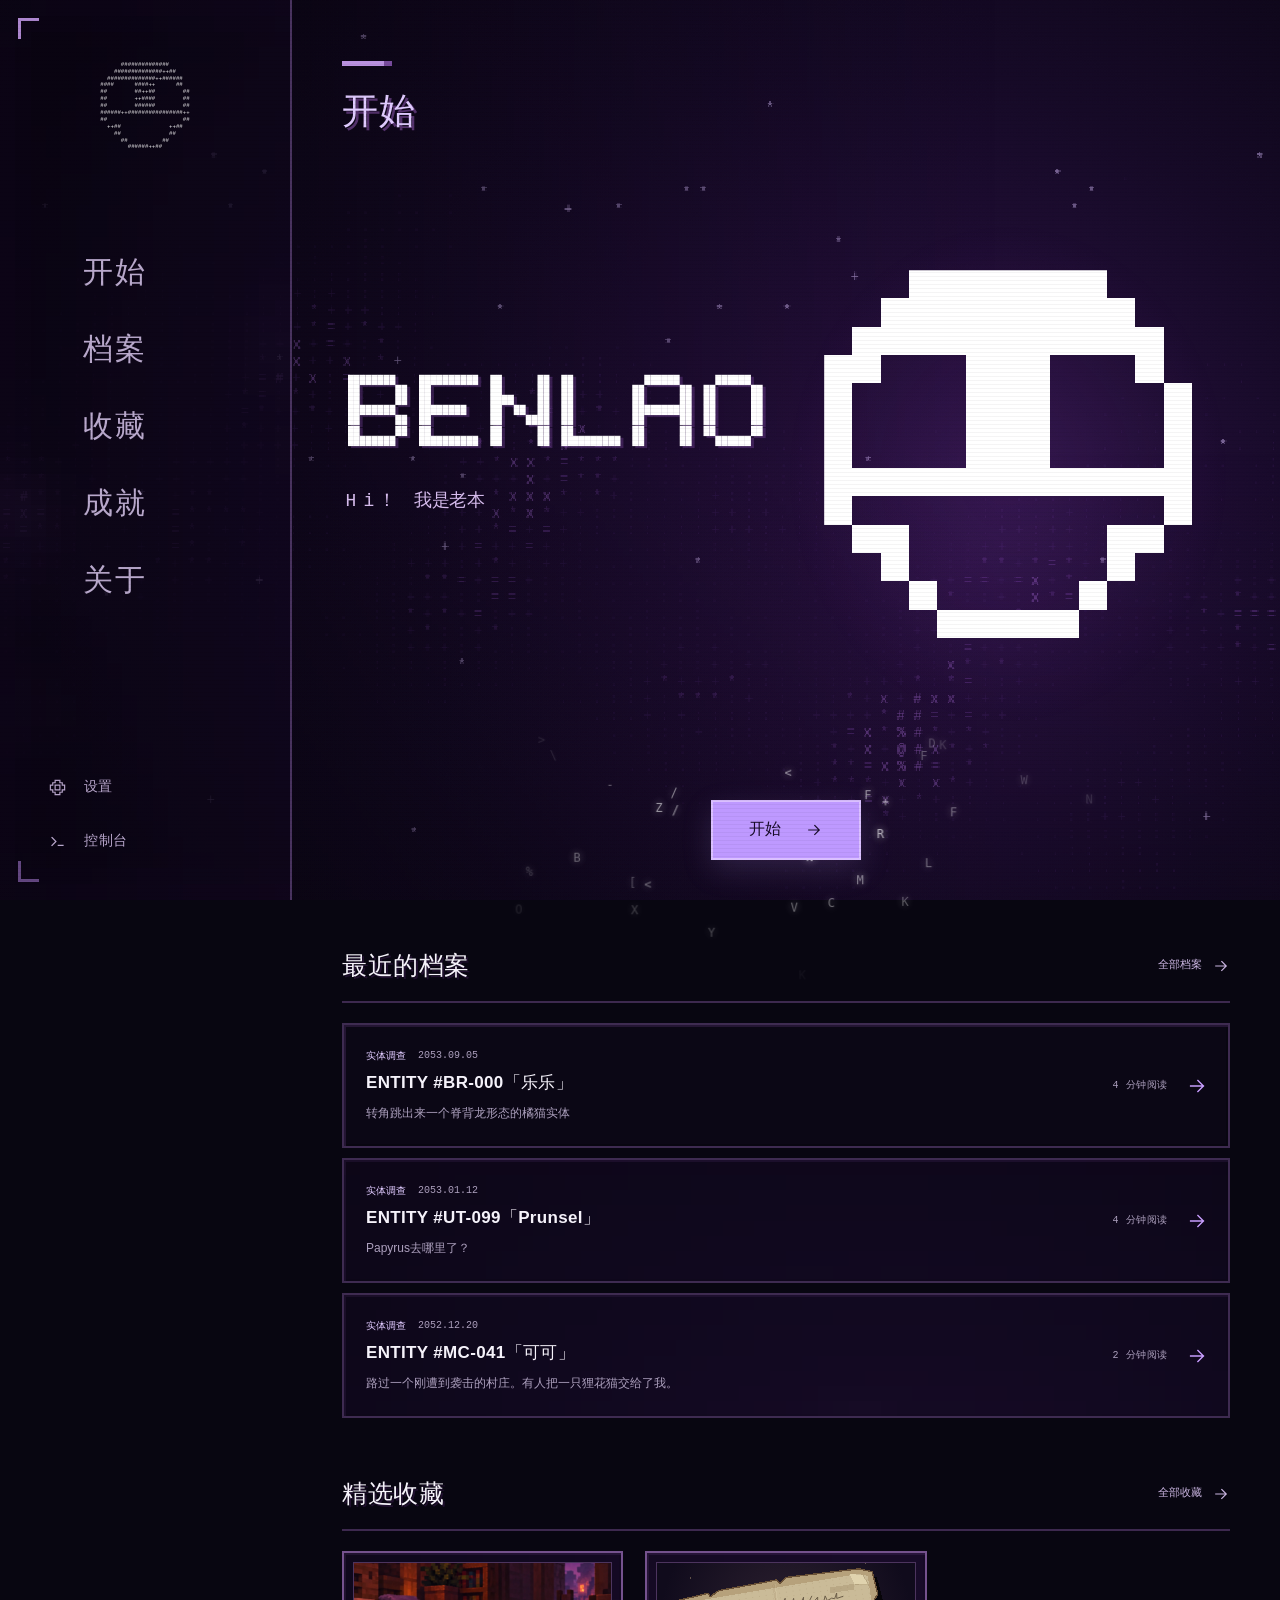
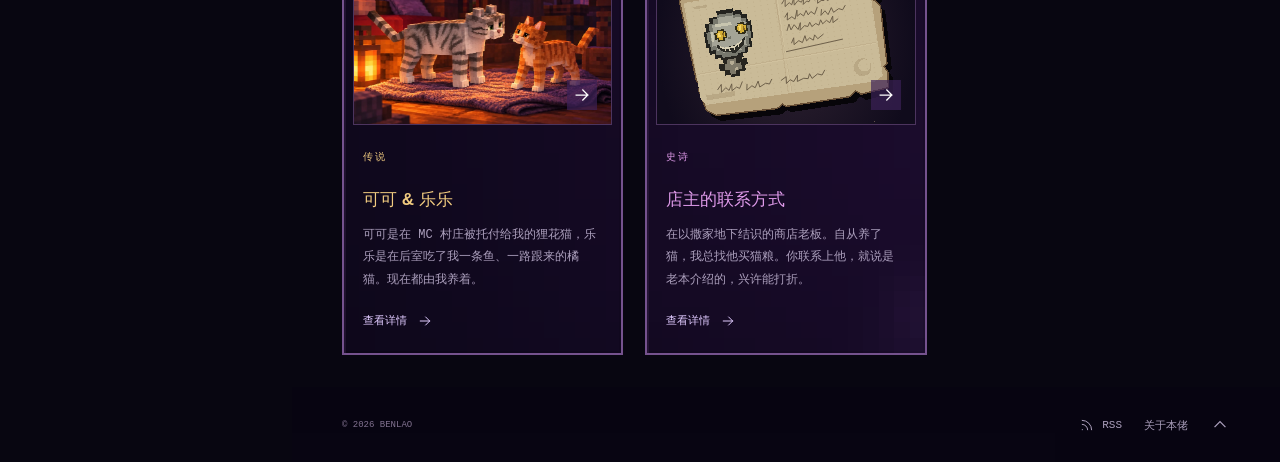
<file: index.html>
<!DOCTYPE html><html lang="zh-CN" data-motion="full" data-language="zh"><head><meta name="astro-view-transitions-enabled" content="true"><meta name="astro-view-transitions-fallback" content="swap"><script type="module" src="/_astro/ClientRouter.astro_astro_type_script_index_0_lang.C2j_ZdXg.js"></script><meta charset="UTF-8"><meta name="viewport" content="width=device-width, initial-scale=1"><meta name="theme-color" content="#09080d"><title>本佬 BENLAO</title><meta name="description" content="奇珍收藏代理人"><meta name="author" content="本佬"><link rel="canonical" href="https://benla0.github.io/"><meta property="og:title" content="本佬 BENLAO"><meta property="og:description" content="奇珍收藏代理人"><meta property="og:type" content="website"><meta property="og:url" content="https://benla0.github.io/"><meta property="og:image" content="https://benla0.github.io/images/social-card.png"><meta name="twitter:card" content="summary_large_image"><link rel="icon" type="image/svg+xml" href="/favicon.svg"><link rel="alternate" type="application/rss+xml" title="本佬 BENLAO" href="/rss.xml"><link rel="sitemap" href="/sitemap-index.xml"><link rel="preload" href="/fonts/benlao-pixel.b07589f7346e.woff2" as="font" type="font/woff2" crossorigin><script>(function(){const pageTitle = "本佬 BENLAO";
const englishTitle = "BENLAO";

      const root = document.documentElement;
      root.dataset.js = 'true';
      root.dataset.initialLoad ||= 'loading';
      try {
        const choice = localStorage.getItem('benlao-motion');
        root.dataset.motion = choice === 'reduced' || (!choice && matchMedia('(prefers-reduced-motion: reduce)').matches) ? 'reduced' : 'full';
        root.dataset.language = localStorage.getItem('benlao-language') === 'en' ? 'en' : 'zh';
        const quality = localStorage.getItem('benlao-quality');
        root.dataset.quality = quality === 'high' || quality === 'low' ? quality : 'auto';
      } catch { root.dataset.motion = matchMedia('(prefers-reduced-motion: reduce)').matches ? 'reduced' : 'full'; }
      root.lang = root.dataset.language === 'en' ? 'en' : 'zh-CN';
      document.title = root.dataset.language === 'en' ? englishTitle : pageTitle;
    })();</script><link rel="stylesheet" href="/_astro/BaseLayout.BYTqUSwI.css"><link rel="stylesheet" href="/_astro/ScrambleText.Ccptlcg6.css"><link rel="stylesheet" href="/_astro/index.R8MTUXQY.css"></head><body id="top" data-title-zh="本佬 BENLAO" data-title-en="BENLAO" data-blog-api="https://blog-api.benlao.top" data-turnstile-key data-friendlink-verification-provider="self-hosted"><div class="void-loader" data-void-loader role="status" aria-label="正在加载网站" data-aria-en="Loading website" aria-live="polite" data-no-text-decode><pre class="void-loader-fallback" aria-hidden="true">        :|:        
       &lt;#|#&gt;       
      /##|##\      
       &lt;#|#&gt;       
        :|:        </pre><canvas data-void-canvas aria-hidden="true"></canvas><div class="void-loader-status"><p><span data-ui-text><span data-language-text="zh">正在穿过虚空</span><span data-language-text="en" lang="en">CROSSING THE VOID</span></span> <span data-void-percent aria-hidden="true">0%</span></p><span class="void-loader-meter" aria-hidden="true"><i></i></span><button type="button" class="void-loader-skip" data-void-skip hidden><span data-ui-text><span data-language-text="zh">直接进入网站</span><span data-language-text="en" lang="en">ENTER WEBSITE</span></span></button></div></div><script>
  // A failed loader module must never leave the document covered forever.
  window.setTimeout(() => {
    const loader = document.querySelector('[data-void-loader]');
    if (loader && !loader.hasAttribute('data-loader-mounted')) {
      document.documentElement.dataset.initialLoad = 'complete';
      loader.remove();
    }
  }, 15000);
</script><script type="module" src="/_astro/VoidLoader.astro_astro_type_script_index_0_lang.DA_737BB.js"></script><div class="game-background" data-game-background data-background-state="static" aria-hidden="true"><svg class="nebula-fallback" viewBox="0 0 1024 640" preserveAspectRatio="xMidYMid slice"><defs><radialGradient id="nebula-ink" gradientUnits="userSpaceOnUse" cx="604.16" cy="345.6" r="665.6" fx="747.52" fy="403.2"><stop stop-color="#2d1246"></stop><stop offset=".5" stop-color="#160a27"></stop><stop offset="1" stop-color="#07040e"></stop></radialGradient></defs><path fill="url(#nebula-ink)" d="M0 0h1024v640H0z"></path><g font-family="Consolas,monospace" font-size="10" dominant-baseline="text-before-edge"><text x="972.3 312.5 13.0 13.2 601.4 205.8 949.8 241.9 805.9 398.0 542.0 554.0 830.0 86.0 218.0 458.0 494.0 818.0 649.9 661.7 409.4 565.4 613.4 529.0 252.8 336.8 923.5 275.3 347.3 671.3 383.0 815.0 154.8 1018.8 370.3 550.2 838.2 238.1 130.0 382.1 1006.7 203.7 911.9 348.2" y="12 24 48 60 72 108 108 120 120 132 132 132 132 144 144 144 144 144 168 192 216 216 216 240 252 252 312 324 324 324 336 336 348 348 384 396 396 408 420 468 516 564 576 588" fill="#dac0ff" opacity="0.625">***+***********+***+*****+********+**+**+++*</text><text x="853.9 338.0 374.0 302.0 314.0 338.0 374.0 302.0 314.0 326.0 338.0 362.0 181.9 265.9 277.9 289.9 349.9 373.9 133.9 181.9 193.9 205.9 253.9 301.9 109.7 157.7 241.7 277.7 349.7 121.6 205.6 229.6 253.6 361.6 97.4 169.4 349.4 361.4 97.2 1021.2 193.0 349.0 445.0 457.0 493.0 709.0 997.0 1009.0 72.8 96.8 384.8 396.8 408.8 432.8 456.8 516.8 912.8 924.8 936.8 1020.8 72.6 156.6 180.6 504.6 516.6 936.6 984.6 84.3 156.3 180.3 192.3 384.3 540.3 852.3 924.3 948.3 336.0 384.0 516.0 540.0 840.0 912.0 960.0 23.8 35.8 347.8 527.8 539.8 575.8 599.8 611.8 719.8 935.8 -0.5 323.5 359.5 587.5 839.5 935.5 299.3 551.3 647.3 791.3 803.3 863.3 911.3 923.3 155.0 263.0 515.0 623.0 647.0 803.0 827.0 875.0 887.0 947.0 250.8 358.8 514.8 646.8 658.8 754.8 922.8 994.8 286.6 358.6 514.6 526.6 646.6 898.6 994.6 286.4 490.4 658.4 718.4 730.4 946.4 958.4 982.4 298.3 478.3 646.3 670.3 718.3 922.3 934.3 994.3 310.2 574.2 682.2 898.2 298.1 538.1 574.1 586.1 598.1 622.1 634.1 682.1 874.1 886.1 262.0 562.0 610.0 670.0 694.0 850.0 874.0 1018.0 70.0 82.0 250.0 286.0 538.0 586.0 598.0 682.0 82.0 94.0 214.0 226.0 286.0 310.0 586.0 634.0 670.0 70.1 130.1 310.1 622.1 634.1 646.1 826.1 850.1 874.1 1018.1 70.1 106.1 118.1 298.1 802.1 838.1 70.2 82.2 106.2 322.2 406.2 478.2 994.2 58.4 70.4 118.4 322.4 334.4 454.4 874.4 46.5 70.5 82.5 94.5 130.5 478.5 778.5 874.5 82.7 94.7 502.7 886.7 10.9 94.9 118.9 490.9 586.9 826.9 850.9 958.9 23.2 47.2 107.2 503.2 515.2 599.2 803.2 815.2 827.2 863.2 59.4 95.4 539.4 539.7 551.7 563.7 755.7 791.7 815.7 923.7 755.9 803.9 744.2 804.2 720.4 780.4 804.4 696.7 792.7 852.7 648.9 660.9 864.9 601.1 649.1 661.1 805.1 817.1 841.1 853.1" y="120 132 132 144 144 144 144 156 156 156 156 156 168 168 168 168 168 168 180 180 180 180 180 180 192 192 192 192 192 204 204 204 204 204 216 216 216 216 228 228 240 240 240 240 240 240 240 240 252 252 252 252 252 252 252 252 252 252 252 252 264 264 264 264 264 264 264 276 276 276 276 276 276 276 276 276 288 288 288 288 288 288 288 300 300 300 300 300 300 300 300 300 300 312 312 312 312 312 312 324 324 324 324 324 324 324 324 336 336 336 336 336 336 336 336 336 336 348 348 348 348 348 348 348 348 360 360 360 360 360 360 360 372 372 372 372 372 372 372 372 384 384 384 384 384 384 384 384 396 396 396 396 408 408 408 408 408 408 408 408 408 408 420 420 420 420 420 420 420 420 432 432 432 432 432 432 432 432 444 444 444 444 444 444 444 444 444 456 456 456 456 456 456 456 456 456 456 468 468 468 468 468 468 480 480 480 480 480 480 480 492 492 492 492 492 492 492 504 504 504 504 504 504 504 504 516 516 516 516 528 528 528 528 528 528 528 528 540 540 540 540 540 540 540 540 540 540 552 552 552 564 564 564 564 564 564 564 576 576 588 588 600 600 600 612 612 612 624 624 624 636 636 636 636 636 636 636" fill="#4e2b75" opacity="0.1875">.....................................................................................................................................................................................................................................................................................</text><text x="350.0 350.0 301.9 313.9 325.9 145.9 265.9 277.9 313.9 325.9 337.9 133.7 145.7 169.7 181.7 253.7 265.7 289.7 301.7 313.7 325.7 337.7 133.6 145.6 157.6 169.6 181.6 193.6 217.6 241.6 301.6 325.6 337.6 349.6 121.4 181.4 193.4 205.4 229.4 241.4 253.4 265.4 325.4 85.2 109.2 145.2 157.2 181.2 193.2 205.2 217.2 253.2 349.2 97.0 109.0 121.0 133.0 145.0 157.0 169.0 181.0 205.0 229.0 313.0 361.0 1021.0 108.8 120.8 132.8 144.8 156.8 168.8 180.8 192.8 204.8 228.8 348.8 372.8 420.8 444.8 468.8 480.8 504.8 984.8 996.8 1008.8 84.6 96.6 144.6 168.6 192.6 204.6 348.6 360.6 372.6 384.6 396.6 408.6 420.6 468.6 492.6 876.6 996.6 1008.6 72.3 96.3 120.3 132.3 144.3 168.3 204.3 336.3 348.3 372.3 396.3 492.3 504.3 516.3 528.3 888.3 912.3 972.3 984.3 996.3 48.0 60.0 72.0 108.0 120.0 132.0 144.0 156.0 168.0 180.0 192.0 204.0 216.0 324.0 348.0 360.0 372.0 396.0 408.0 504.0 864.0 876.0 900.0 972.0 984.0 47.8 83.8 95.8 119.8 131.8 143.8 155.8 167.8 179.8 191.8 203.8 311.8 323.8 335.8 359.8 371.8 383.8 491.8 851.8 863.8 875.8 887.8 947.8 959.8 971.8 1019.8 23.5 35.5 59.5 83.5 119.5 143.5 155.5 167.5 179.5 203.5 275.5 287.5 299.5 371.5 383.5 527.5 539.5 551.5 575.5 599.5 611.5 623.5 863.5 875.5 959.5 971.5 983.5 -0.7 11.3 23.3 155.3 239.3 251.3 263.3 287.3 371.3 503.3 515.3 527.3 539.3 563.3 575.3 587.3 599.3 611.3 623.3 827.3 839.3 851.3 875.3 887.3 947.3 959.3 971.3 983.3 995.3 11.0 131.0 143.0 191.0 203.0 239.0 251.0 371.0 503.0 527.0 539.0 551.0 575.0 611.0 635.0 779.0 791.0 839.0 851.0 863.0 959.0 971.0 983.0 1007.0 130.8 214.8 226.8 370.8 502.8 526.8 538.8 586.8 598.8 610.8 634.8 778.8 790.8 802.8 826.8 838.8 850.8 862.8 946.8 958.8 970.8 982.8 1006.8 130.6 142.6 166.6 250.6 262.6 274.6 490.6 502.6 538.6 610.6 622.6 634.6 742.6 754.6 778.6 790.6 802.6 826.6 838.6 850.6 862.6 874.6 958.6 970.6 1006.6 1018.6 -1.6 106.4 154.4 202.4 250.4 262.4 274.4 346.4 358.4 370.4 466.4 502.4 514.4 526.4 622.4 634.4 646.4 670.4 742.4 754.4 826.4 850.4 862.4 874.4 898.4 922.4 934.4 970.4 1018.4 -1.7 94.3 118.3 142.3 250.3 262.3 274.3 286.3 334.3 346.3 358.3 454.3 502.3 514.3 526.3 538.3 550.3 574.3 586.3 598.3 610.3 622.3 634.3 658.3 730.3 742.3 838.3 850.3 874.3 886.3 898.3 910.3 946.3 958.3 970.3 1006.3 1018.3 106.2 118.2 130.2 154.2 238.2 250.2 262.2 274.2 334.2 466.2 478.2 490.2 502.2 514.2 526.2 538.2 562.2 586.2 598.2 610.2 622.2 634.2 646.2 658.2 706.2 718.2 730.2 742.2 862.2 874.2 886.2 910.2 922.2 958.2 970.2 1006.2 1018.2 82.1 94.1 106.1 118.1 226.1 250.1 322.1 334.1 442.1 454.1 466.1 478.1 490.1 502.1 514.1 526.1 550.1 562.1 610.1 646.1 694.1 706.1 838.1 850.1 862.1 922.1 970.1 982.1 994.1 1018.1 58.0 70.0 82.0 94.0 106.0 118.0 142.0 166.0 190.0 202.0 226.0 238.0 250.0 322.0 430.0 442.0 454.0 466.0 490.0 514.0 526.0 538.0 550.0 634.0 682.0 706.0 838.0 862.0 886.0 1006.0 106.0 118.0 130.0 142.0 154.0 166.0 178.0 190.0 214.0 226.0 238.0 298.0 322.0 334.0 442.0 454.0 466.0 478.0 490.0 502.0 514.0 526.0 550.0 574.0 622.0 634.0 646.0 658.0 694.0 706.0 718.0 826.0 838.0 850.0 862.0 874.0 898.0 46.0 58.0 70.0 118.0 130.0 142.0 166.0 178.0 298.0 322.0 382.0 418.0 442.0 466.0 478.0 490.0 514.0 538.0 562.0 574.0 622.0 658.0 682.0 694.0 802.0 814.0 838.0 850.0 862.0 874.0 922.0 970.0 994.0 1006.0 1018.0 46.1 58.1 94.1 106.1 322.1 406.1 418.1 430.1 442.1 454.1 466.1 478.1 490.1 514.1 550.1 574.1 586.1 598.1 610.1 658.1 670.1 682.1 694.1 790.1 802.1 814.1 838.1 862.1 898.1 982.1 1006.1 34.1 46.1 322.1 334.1 358.1 370.1 394.1 406.1 418.1 430.1 442.1 454.1 466.1 478.1 502.1 514.1 550.1 610.1 622.1 634.1 646.1 658.1 670.1 814.1 826.1 850.1 874.1 886.1 898.1 922.1 934.1 958.1 982.1 994.1 1006.1 34.2 46.2 58.2 94.2 334.2 346.2 358.2 370.2 382.2 394.2 418.2 454.2 490.2 502.2 586.2 598.2 610.2 622.2 634.2 646.2 754.2 790.2 802.2 886.2 910.2 958.2 970.2 982.2 22.4 34.4 82.4 94.4 106.4 358.4 370.4 466.4 478.4 502.4 526.4 574.4 598.4 622.4 634.4 790.4 886.4 910.4 922.4 946.4 958.4 970.4 994.4 22.5 34.5 106.5 490.5 502.5 586.5 610.5 622.5 790.5 922.5 934.5 946.5 958.5 10.7 34.7 70.7 106.7 118.7 490.7 514.7 562.7 586.7 598.7 610.7 622.7 634.7 766.7 778.7 790.7 898.7 910.7 922.7 934.7 946.7 958.7 34.9 58.9 70.9 82.9 514.9 526.9 538.9 550.9 562.9 574.9 598.9 610.9 622.9 634.9 778.9 862.9 874.9 886.9 898.9 910.9 922.9 934.9 -0.8 527.2 539.2 551.2 563.2 575.2 587.2 611.2 635.2 755.2 767.2 779.2 839.2 851.2 875.2 887.2 899.2 911.2 923.2 935.2 527.4 599.4 611.4 767.4 779.4 803.4 815.4 827.4 839.4 875.4 899.4 923.4 611.7 623.7 647.7 731.7 743.7 767.7 803.7 827.7 887.7 899.7 911.7 659.9 707.9 731.9 743.9 767.9 791.9 815.9 875.9 899.9 923.9 624.2 636.2 660.2 672.2 696.2 708.2 720.2 732.2 792.2 852.2 876.2 900.2 912.2 612.4 624.4 636.4 648.4 660.4 672.4 684.4 816.4 840.4 876.4 888.4 900.4 612.7 624.7 636.7 648.7 660.7 684.7 804.7 816.7 828.7 840.7 864.7 876.7 888.7 612.9 624.9 636.9 804.9 816.9 828.9 840.9 852.9 876.9 888.9 637.1" y="144 156 168 168 168 180 180 180 180 180 180 192 192 192 192 192 192 192 192 192 192 192 204 204 204 204 204 204 204 204 204 204 204 204 216 216 216 216 216 216 216 216 216 228 228 228 228 228 228 228 228 228 228 240 240 240 240 240 240 240 240 240 240 240 240 240 252 252 252 252 252 252 252 252 252 252 252 252 252 252 252 252 252 252 252 252 264 264 264 264 264 264 264 264 264 264 264 264 264 264 264 264 264 264 276 276 276 276 276 276 276 276 276 276 276 276 276 276 276 276 276 276 276 276 288 288 288 288 288 288 288 288 288 288 288 288 288 288 288 288 288 288 288 288 288 288 288 288 288 300 300 300 300 300 300 300 300 300 300 300 300 300 300 300 300 300 300 300 300 300 300 300 300 300 300 312 312 312 312 312 312 312 312 312 312 312 312 312 312 312 312 312 312 312 312 312 312 312 312 312 312 312 324 324 324 324 324 324 324 324 324 324 324 324 324 324 324 324 324 324 324 324 324 324 324 324 324 324 324 324 324 336 336 336 336 336 336 336 336 336 336 336 336 336 336 336 336 336 336 336 336 336 336 336 336 348 348 348 348 348 348 348 348 348 348 348 348 348 348 348 348 348 348 348 348 348 348 348 360 360 360 360 360 360 360 360 360 360 360 360 360 360 360 360 360 360 360 360 360 360 360 360 360 360 372 372 372 372 372 372 372 372 372 372 372 372 372 372 372 372 372 372 372 372 372 372 372 372 372 372 372 372 372 384 384 384 384 384 384 384 384 384 384 384 384 384 384 384 384 384 384 384 384 384 384 384 384 384 384 384 384 384 384 384 384 384 384 384 384 384 396 396 396 396 396 396 396 396 396 396 396 396 396 396 396 396 396 396 396 396 396 396 396 396 396 396 396 396 396 396 396 396 396 396 396 396 396 408 408 408 408 408 408 408 408 408 408 408 408 408 408 408 408 408 408 408 408 408 408 408 408 408 408 408 408 408 408 420 420 420 420 420 420 420 420 420 420 420 420 420 420 420 420 420 420 420 420 420 420 420 420 420 420 420 420 420 420 432 432 432 432 432 432 432 432 432 432 432 432 432 432 432 432 432 432 432 432 432 432 432 432 432 432 432 432 432 432 432 432 432 432 432 432 432 444 444 444 444 444 444 444 444 444 444 444 444 444 444 444 444 444 444 444 444 444 444 444 444 444 444 444 444 444 444 444 444 444 444 444 456 456 456 456 456 456 456 456 456 456 456 456 456 456 456 456 456 456 456 456 456 456 456 456 456 456 456 456 456 456 456 468 468 468 468 468 468 468 468 468 468 468 468 468 468 468 468 468 468 468 468 468 468 468 468 468 468 468 468 468 468 468 468 468 468 468 480 480 480 480 480 480 480 480 480 480 480 480 480 480 480 480 480 480 480 480 480 480 480 480 480 480 480 480 492 492 492 492 492 492 492 492 492 492 492 492 492 492 492 492 492 492 492 492 492 492 492 504 504 504 504 504 504 504 504 504 504 504 504 504 516 516 516 516 516 516 516 516 516 516 516 516 516 516 516 516 516 516 516 516 516 516 528 528 528 528 528 528 528 528 528 528 528 528 528 528 528 528 528 528 528 528 528 528 540 540 540 540 540 540 540 540 540 540 540 540 540 540 540 540 540 540 540 540 552 552 552 552 552 552 552 552 552 552 552 552 564 564 564 564 564 564 564 564 564 564 564 576 576 576 576 576 576 576 576 576 576 588 588 588 588 588 588 588 588 588 588 588 588 588 600 600 600 600 600 600 600 600 600 600 600 600 612 612 612 612 612 612 612 612 612 612 612 612 612 624 624 624 624 624 624 624 624 624 624 636" fill="#4e2b75" opacity="0.25">...:...:::...:...:.:::..::.:..::::.::..::::.::...:.::..:::...:::..::::::..:::..:::......:.:::....::::..:...::.....:.::.....:..:::::...:::.:....:....::..::.:::.:.:..:::......::.:::::..:::::.::........:....:::::..:::.::..........::.:::::::::....::......::::.:.::..::.:.::.:::..::.:.:...::.....::.::.:......:.::.:..:::::.::....:::......:::..:..:..:..::..::.::.::::.....:...::::.:..::....:.::..:.:...:::.::::::..::.:.:.:::..........::...::.:.........::..::::...::...:..::.:::::.:....::..:...:.:.....:::::...:::........::....::.:..:::...:.:::......:.::..:::.:...:...::.....:.:::..::::.....:::.::.:.....:.:::.:........:.....::::.:::..:.::::........:::..:..:.:...:..:.::..::.::.....:::.::.:..::.:......:.:.:::.:::.:.::..::.::...::...:..:.:....:...::::..::::...:..:::...::..::...:...:::........:.......:....:..:........:...</text><text x="265.6 277.6 313.6 133.4 145.4 157.4 289.4 301.4 313.4 337.4 121.2 133.2 169.2 229.2 241.2 301.2 337.2 217.0 241.0 253.0 337.0 216.8 312.8 108.6 120.6 132.6 216.6 288.6 312.6 336.6 432.6 444.6 456.6 480.6 1020.6 108.3 252.3 288.3 300.3 312.3 408.3 420.3 444.3 456.3 1008.3 1020.3 84.0 96.0 252.0 288.0 300.0 312.0 432.0 996.0 59.8 71.8 107.8 239.8 251.8 275.8 299.8 395.8 419.8 431.8 479.8 503.8 515.8 983.8 1007.8 47.5 95.5 131.5 191.5 215.5 239.5 251.5 263.5 407.5 419.5 467.5 503.5 515.5 35.3 71.3 107.3 119.3 131.3 167.3 179.3 191.3 215.3 383.3 1019.3 -1.0 23.0 47.0 59.0 95.0 107.0 119.0 167.0 179.0 215.0 227.0 407.0 563.0 587.0 599.0 995.0 1019.0 -1.2 58.8 106.8 118.8 142.8 166.8 238.8 382.8 394.8 466.8 550.8 562.8 574.8 622.8 814.8 -1.4 94.6 118.6 154.6 238.6 370.6 382.6 394.6 454.6 466.6 478.6 550.6 586.6 598.6 766.6 814.6 118.4 130.4 142.4 166.4 226.4 238.4 382.4 430.4 454.4 478.4 538.4 550.4 562.4 586.4 598.4 610.4 766.4 778.4 790.4 802.4 838.4 70.3 106.3 130.3 154.3 166.3 202.3 214.3 238.3 382.3 406.3 418.3 466.3 562.3 778.3 790.3 814.3 826.3 -1.8 94.2 178.2 358.2 382.2 430.2 442.2 454.2 778.2 826.2 850.2 934.2 946.2 982.2 994.2 34.1 70.1 130.1 142.1 166.1 190.1 214.1 346.1 430.1 718.1 766.1 802.1 826.1 898.1 910.1 934.1 946.1 958.1 1006.1 10.0 154.0 178.0 214.0 334.0 346.0 358.0 382.0 394.0 718.0 742.0 754.0 778.0 898.0 910.0 922.0 970.0 982.0 994.0 -2.0 34.0 46.0 58.0 358.0 382.0 406.0 430.0 730.0 802.0 814.0 886.0 922.0 970.0 994.0 1006.0 1018.0 22.0 34.0 334.0 370.0 430.0 502.0 526.0 550.0 706.0 790.0 826.0 886.0 898.0 946.0 958.0 982.0 34.1 334.1 346.1 358.1 382.1 502.1 526.1 562.1 706.1 718.1 730.1 766.1 778.1 886.1 910.1 922.1 946.1 994.1 -1.9 10.1 22.1 346.1 490.1 526.1 538.1 574.1 586.1 598.1 682.1 706.1 718.1 790.1 910.1 946.1 -1.8 22.2 562.2 658.2 682.2 694.2 718.2 766.2 778.2 898.2 922.2 -1.6 490.4 514.4 610.4 646.4 670.4 766.4 778.4 934.4 10.5 526.5 538.5 550.5 562.5 574.5 598.5 634.5 646.5 670.5 766.5 526.7 538.7 550.7 574.7 646.7 730.7 -1.1 658.9 766.9 623.2 731.2 623.4 683.4 707.4 755.4 851.4 863.4 887.4 911.4 659.7 695.7 719.7 839.7 851.7 863.7 875.7 623.9 635.9 647.9 671.9 719.9 827.9 839.9 863.9 887.9 648.2 684.2 816.2 828.2 840.2 864.2 888.2 828.4 852.4 864.4" y="204 204 204 216 216 216 216 216 216 216 228 228 228 228 228 228 228 240 240 240 240 252 252 264 264 264 264 264 264 264 264 264 264 264 264 276 276 276 276 276 276 276 276 276 276 276 288 288 288 288 288 288 288 288 300 300 300 300 300 300 300 300 300 300 300 300 300 300 300 312 312 312 312 312 312 312 312 312 312 312 312 312 324 324 324 324 324 324 324 324 324 324 324 336 336 336 336 336 336 336 336 336 336 336 336 336 336 336 336 336 348 348 348 348 348 348 348 348 348 348 348 348 348 348 348 360 360 360 360 360 360 360 360 360 360 360 360 360 360 360 360 372 372 372 372 372 372 372 372 372 372 372 372 372 372 372 372 372 372 372 372 372 384 384 384 384 384 384 384 384 384 384 384 384 384 384 384 384 384 396 396 396 396 396 396 396 396 396 396 396 396 396 396 396 408 408 408 408 408 408 408 408 408 408 408 408 408 408 408 408 408 408 408 420 420 420 420 420 420 420 420 420 420 420 420 420 420 420 420 420 420 420 432 432 432 432 432 432 432 432 432 432 432 432 432 432 432 432 432 444 444 444 444 444 444 444 444 444 444 444 444 444 444 444 444 456 456 456 456 456 456 456 456 456 456 456 456 456 456 456 456 456 456 468 468 468 468 468 468 468 468 468 468 468 468 468 468 468 468 480 480 480 480 480 480 480 480 480 480 480 492 492 492 492 492 492 492 492 492 504 504 504 504 504 504 504 504 504 504 504 516 516 516 516 516 516 528 528 528 540 540 552 552 552 552 552 552 552 552 564 564 564 564 564 564 564 576 576 576 576 576 576 576 576 576 588 588 588 588 588 588 588 600 600 600" fill="#4e2b75" opacity="0.3125">+:::::+++::::::++:++:::::::::::++:+::::::+::+:::++:++::+:++::+:::+::++::::++++:+:::+::::++++::+++::++++++::::::++::::++::+:::+:::++++++:::+:+::+:+++++:::++:+++:+:::++::::+++::::+:+:++::++++:::::++::::::++++:::+:+::+:::++::::::++::::+:+:++:+::::++:::::::::::++:+::::::++:::++::++++++:+:+::+::++:::++:::+:++::+::::+::++::::+::::++++::+:++:+::::+::++::+++:::+:+::::+::::::::::::</text><text x="289.6 265.2 325.2 277.0 301.0 276.8 288.8 228.6 264.6 324.6 216.3 276.3 324.3 468.3 480.3 264.0 468.0 492.0 1008.0 215.8 263.8 287.8 995.8 71.5 107.5 227.5 491.5 995.5 1019.5 95.3 203.3 227.3 395.3 1007.3 395.0 419.0 443.0 491.0 178.8 490.8 46.6 106.6 562.6 574.6 214.4 394.4 574.4 814.4 10.3 82.3 442.3 754.3 766.3 802.3 70.2 82.2 142.2 214.2 226.2 346.2 370.2 394.2 418.2 -1.9 154.1 178.1 202.1 394.1 730.1 370.0 766.0 826.0 946.0 958.0 22.0 418.0 982.0 10.0 346.0 394.0 718.0 730.0 742.0 910.0 370.1 394.1 538.1 754.1 970.1 562.1 694.1 754.1 778.1 970.1 514.2 538.2 550.2 670.2 934.2 946.2 586.4 694.4 742.4 754.4 -1.5 514.5 658.5 730.5 754.5 -1.3 754.7 682.9 742.9 635.4 743.4 635.7 695.9 851.9" y="204 228 228 240 240 252 252 264 264 264 276 276 276 276 276 288 288 288 288 300 300 300 300 312 312 312 312 312 312 324 324 324 324 324 336 336 336 336 348 348 360 360 360 360 372 372 372 372 384 384 384 384 384 384 396 396 396 396 396 396 396 396 396 408 408 408 408 408 408 420 420 420 420 420 432 432 432 444 444 444 444 444 444 444 456 456 456 456 456 468 468 468 468 468 480 480 480 480 480 480 492 492 492 492 504 504 504 504 504 516 516 528 528 552 552 564 576 576" fill="#4e2b75" opacity="0.375">++++++++++++++++++++++++++++++++++++++++++++++++++++++++++++++++++++++++++++++++++++++++++++++++++++++++++++++++++++++</text><text x="277.4 277.2 313.2 240.8 228.3 228.0 420.0 480.0 1020.0 227.8 407.8 455.8 431.5 1007.5 467.3 35.0 71.0 467.0 479.0 22.8 454.8 22.6 58.6 178.6 190.6 214.6 442.6 10.4 82.4 178.4 22.3 190.3 430.3 166.2 754.2 814.2 10.1 22.1 46.1 358.1 370.1 418.1 742.1 754.1 22.0 34.0 418.0 802.0 814.0 10.0 370.0 778.0 910.0 934.0 754.0 766.0 778.0 22.1 742.1 934.1 958.1 10.2 574.2 706.2 730.2 538.4 550.4 562.4 682.5 742.5 682.7 718.7 646.9 730.9 659.2 671.2 647.4 659.4 707.7 683.9" y="216 228 228 252 276 288 288 288 288 300 300 300 312 312 324 336 336 336 336 348 348 360 360 360 360 360 360 372 372 372 384 384 384 396 396 396 408 408 408 408 408 408 408 408 420 420 420 420 420 432 432 432 432 432 444 444 444 456 456 456 456 480 480 480 480 492 492 492 504 504 516 516 528 528 540 540 552 552 564 576" fill="#824ab4" opacity="0.4375">*****=*********=***=**==*****=**=***=*=**===**=*=****===**=*==*******=*****=****</text><text x="289.2 289.0 240.6 300.6 240.3 444.0 443.5 479.5 455.3 455.0 34.6 82.6 70.4 418.4 442.4 34.3 58.3 178.3 394.3 10.2 802.2 382.1 406.1 778.1 -2.0 406.0 394.0 766.0 790.0 946.0 958.0 -1.9 10.1 742.2 718.5 658.7 719.2 671.7" y="228 240 264 264 276 288 312 312 324 336 360 360 372 372 372 384 384 384 384 396 396 408 408 408 420 420 432 432 432 432 432 456 456 480 504 516 540 564" fill="#824ab4" opacity="0.5">======================================</text><text x="265.0 264.8 276.6 467.8 419.3 431.0 418.8 430.8 442.8 70.6 430.6 22.4 46.3 22.2 790.1 742.0 -2.0 682.4 706.4 718.4 670.7 670.9 718.9 683.2 695.4 719.4 683.7" y="240 252 264 300 324 336 348 348 348 360 360 372 384 396 408 432 444 492 492 492 516 528 528 540 552 552 564" fill="#ac6edd" opacity="0.5625">xxxxxxxxxxxx#xxxxx#xxxxxxxx</text><text x="325.0 324.8 264.3 432.3 240.0 276.0 456.0 443.8 395.5 47.3 59.3 83.3 407.3 443.3 479.3 491.3 83.0 10.8 82.8 94.8 190.8 202.8 406.8 478.8 10.6 202.6 226.6 418.6 34.4 58.4 94.4 190.4 406.4 226.3 34.2 46.2 58.2 190.2 202.2 406.2 766.2 790.2 58.1 814.1 46.0 730.0 934.0 346.0 358.0 406.0 934.0 742.1 766.1 526.2 10.4 658.4 742.7 754.9 647.2 743.2 671.4 731.4" y="240 252 276 276 288 288 288 300 312 324 324 324 324 324 324 324 336 348 348 348 348 348 348 348 360 360 360 360 372 372 372 372 372 384 396 396 396 396 396 396 396 396 408 408 420 420 420 432 444 444 444 468 468 480 492 492 516 528 540 540 552 552" fill="#824ab4" opacity="0.375">**************************************************************</text><text x="300.8 431.3 34.8 406.6 46.4 790.0 754.0 730.1 730.4" y="252 324 348 360 372 420 432 468 492" fill="#ac6edd" opacity="0.5">xxxxxxxxx</text><text x="252.6 455.5 46.8 70.8 694.5 706.5 706.7 706.9 707.2" y="264 312 348 348 504 504 516 528 540" fill="#ac6edd" opacity="0.625">#########</text><text x="694.7 694.9 695.2" y="516 528 540" fill="#ac6edd" opacity="0.6875">%@%</text></g></svg><canvas data-nebula-canvas></canvas><div class="site-glitch-overlay" data-glitch-background data-glitch-state="disabled" data-glitch-active="false" aria-hidden="true"><canvas class="site-glitch-canvas" data-glitch-canvas></canvas></div><script type="module" src="/_astro/GlitchBackground.astro_astro_type_script_index_0_lang.DGTf3bj2.js"></script></div><script type="module" src="/_astro/GameBackground.astro_astro_type_script_index_0_lang.B1zMoQFI.js"></script><a class="skip-link" href="#main"><span data-ui-text><span data-language-text="zh">跳到主要内容</span><span data-language-text="en" lang="en">Skip to content</span></span></a><header class="site-header" data-game-menu data-menu-phase="idle"><div class="header-inner"><div class="menu-brand-row"><button type="button" class="brand mask-pet" aria-label="戳一下面具" data-i18n-label="mask.pet" data-mask-pet data-mood="calm" data-anger="0"><span class="ascii-mask-mark brand-ascii" style="--ascii-mask-size:124px" data-ascii-mask data-ascii-mask-state="static" aria-hidden="true"><svg class="ascii-mask-svg" data-ascii-mask-frame viewBox="0 0 216 216" preserveAspectRatio="xMidYMid meet" aria-hidden="true" focusable="false"><text xml:space="preserve" fill="currentColor" font-family="Courier New, monospace" font-size="10"><tspan x="6" y="14">                                  </tspan><tspan x="6" y="26">                                  </tspan><tspan x="6" y="38">          ############++          </tspan><tspan x="6" y="50">        ############++####        </tspan><tspan x="6" y="62">      ############++########      </tspan><tspan x="6" y="74">    ####      ##++##      ##      </tspan><tspan x="6" y="86">    ##        ++####        ##    </tspan><tspan x="6" y="98">    ##        ######        ##    </tspan><tspan x="6" y="110">    ##        ######        ++    </tspan><tspan x="6" y="122">    ####++################++##    </tspan><tspan x="6" y="134">    ##                      ##    </tspan><tspan x="6" y="146">      ####              ####      </tspan><tspan x="6" y="158">        ##              ##        </tspan><tspan x="6" y="170">          ##          ##          </tspan><tspan x="6" y="182">            ####++####            </tspan><tspan x="6" y="194">                                  </tspan><tspan x="6" y="206">                                  </tspan></text></svg></span></button><div class="mobile-actions"><button type="button" class="icon-button settings-trigger mobile-settings" aria-label="打开设置" data-i18n-label="settings.open" aria-controls="settings-dialog"><svg width="20" height="20" viewBox="0 0 24 24" fill="none" stroke="currentColor" stroke-width="1.5" stroke-linecap="square" stroke-linejoin="miter" aria-hidden="true"><path d="M9 3h6v3h3v3h3v6h-3v3h-3v3H9v-3H6v-3H3V9h3V6h3zM9 9h6v6H9z"></path></svg></button><button type="button" class="icon-button mobile-menu-toggle" aria-label="展开导航" data-i18n-label="nav.open" aria-controls="menu-panel" aria-expanded="false"><svg width="20" height="20" viewBox="0 0 24 24" fill="none" stroke="currentColor" stroke-width="1.5" stroke-linecap="square" stroke-linejoin="miter" aria-hidden="true"><path d="M4 7h16M4 12h16M4 17h16"></path></svg></button></div></div><div id="menu-panel" class="menu-panel"><nav id="main-nav" class="main-nav" aria-label="主导航" data-i18n-label="nav.main"><a href="/" aria-label="开始" data-i18n-label="nav.home" data-menu-item aria-current="page"><span class="menu-selector" aria-hidden="true">▶</span><span class="menu-label"><span data-ui-text><span data-language-text="zh">开始</span><span data-language-text="en" lang="en">START</span></span></span></a><a href="/posts/" aria-label="档案" data-i18n-label="nav.posts" data-menu-item><span class="menu-selector" aria-hidden="true">▶</span><span class="menu-label"><span data-ui-text><span data-language-text="zh">档案</span><span data-language-text="en" lang="en">ARCHIVE</span></span></span></a><a href="/works/" aria-label="收藏" data-i18n-label="nav.works" data-menu-item><span class="menu-selector" aria-hidden="true">▶</span><span class="menu-label"><span data-ui-text><span data-language-text="zh">收藏</span><span data-language-text="en" lang="en">COLLECTION</span></span></span></a><a href="/achievements/" aria-label="成就" data-i18n-label="nav.achievements" data-menu-item><span class="menu-selector" aria-hidden="true">▶</span><span class="menu-label"><span data-ui-text><span data-language-text="zh">成就</span><span data-language-text="en" lang="en">ACHIEVEMENTS</span></span></span></a><a href="/about/" aria-label="关于" data-i18n-label="nav.about" data-menu-item><span class="menu-selector" aria-hidden="true">▶</span><span class="menu-label"><span data-ui-text><span data-language-text="zh">关于</span><span data-language-text="en" lang="en">ABOUT</span></span></span></a></nav><div class="menu-bottom"><button type="button" class="settings-trigger menu-utility" aria-label="打开设置" data-i18n-label="settings.open" aria-controls="settings-dialog"><svg width="19" height="19" viewBox="0 0 24 24" fill="none" stroke="currentColor" stroke-width="1.5" stroke-linecap="square" stroke-linejoin="miter" aria-hidden="true"><path d="M9 3h6v3h3v3h3v6h-3v3h-3v3H9v-3H6v-3H3V9h3V6h3zM9 9h6v6H9z"></path></svg><span data-ui-text><span data-language-text="zh">设置</span><span data-language-text="en" lang="en">SETTINGS</span></span></button><button type="button" class="terminal-trigger menu-utility" aria-controls="terminal-dialog" aria-label="打开导航控制台" data-i18n-label="terminal.open"><svg width="19" height="19" viewBox="0 0 24 24" fill="none" stroke="currentColor" stroke-width="1.5" stroke-linecap="square" stroke-linejoin="miter" aria-hidden="true"><path d="m5 7 5 5-5 5m8 0h6"></path></svg><span data-ui-text><span data-language-text="zh">控制台</span><span data-language-text="en" lang="en">CONSOLE</span></span></button></div></div></div></header><button type="button" class="menu-scrim" aria-label="关闭导航" data-i18n-label="nav.dismiss" tabindex="-1" hidden></button><div class="game-screen" data-game-screen data-screen-phase="idle"><main id="main" tabindex="-1" data-page-path="/"><div class="home-intro"><div class="page-heading home-heading container"><h1><span data-ui-text><span data-language-text="zh">开始</span><span data-language-text="en" lang="en">START</span></span></h1></div><div class="hero-stage"><section class="hero container"><div class="hero-copy"><h2 class="hero-title ascii-name" aria-label="BENLAO" data-no-text-decode="true"><span class="sr-only">BENLAO</span><svg class="ascii-title-poster" viewBox="0 0 216 45" shape-rendering="crispEdges" aria-hidden="true"><path d="M3 5h3v5h-3ZM6 5h3v5h-3ZM9 5h3v5h-3ZM12 5h3v5h-3ZM15 5h3v5h-3ZM18 5h3v5h-3ZM21 5h3v5h-3ZM24 5h3v5h-3ZM39 5h3v5h-3ZM42 5h3v5h-3ZM45 5h3v5h-3ZM48 5h3v5h-3ZM51 5h3v5h-3ZM54 5h3v5h-3ZM57 5h3v5h-3ZM60 5h3v5h-3ZM63 5h3v5h-3ZM66 5h3v5h-3ZM75 5h3v5h-3ZM78 5h3v5h-3ZM99 5h3v5h-3ZM102 5h3v5h-3ZM111 5h3v5h-3ZM114 5h3v5h-3ZM153 5h3v5h-3ZM156 5h3v5h-3ZM159 5h3v5h-3ZM162 5h3v5h-3ZM165 5h3v5h-3ZM168 5h3v5h-3ZM189 5h3v5h-3ZM192 5h3v5h-3ZM195 5h3v5h-3ZM198 5h3v5h-3ZM201 5h3v5h-3ZM204 5h3v5h-3ZM3 10h3v5h-3ZM6 10h3v5h-3ZM27 10h3v5h-3ZM30 10h3v5h-3ZM39 10h3v5h-3ZM42 10h3v5h-3ZM75 10h3v5h-3ZM78 10h3v5h-3ZM99 10h3v5h-3ZM102 10h3v5h-3ZM111 10h3v5h-3ZM114 10h3v5h-3ZM147 10h3v5h-3ZM150 10h3v5h-3ZM171 10h3v5h-3ZM174 10h3v5h-3ZM183 10h3v5h-3ZM186 10h3v5h-3ZM207 10h3v5h-3ZM210 10h3v5h-3ZM3 15h3v5h-3ZM6 15h3v5h-3ZM27 15h3v5h-3ZM30 15h3v5h-3ZM39 15h3v5h-3ZM42 15h3v5h-3ZM75 15h3v5h-3ZM78 15h3v5h-3ZM81 15h3v5h-3ZM84 15h3v5h-3ZM99 15h3v5h-3ZM102 15h3v5h-3ZM111 15h3v5h-3ZM114 15h3v5h-3ZM147 15h3v5h-3ZM150 15h3v5h-3ZM171 15h3v5h-3ZM174 15h3v5h-3ZM183 15h3v5h-3ZM186 15h3v5h-3ZM207 15h3v5h-3ZM210 15h3v5h-3ZM3 20h3v5h-3ZM6 20h3v5h-3ZM9 20h3v5h-3ZM12 20h3v5h-3ZM15 20h3v5h-3ZM18 20h3v5h-3ZM21 20h3v5h-3ZM24 20h3v5h-3ZM39 20h3v5h-3ZM42 20h3v5h-3ZM45 20h3v5h-3ZM48 20h3v5h-3ZM51 20h3v5h-3ZM54 20h3v5h-3ZM57 20h3v5h-3ZM60 20h3v5h-3ZM75 20h3v5h-3ZM78 20h3v5h-3ZM87 20h3v5h-3ZM90 20h3v5h-3ZM99 20h3v5h-3ZM102 20h3v5h-3ZM111 20h3v5h-3ZM114 20h3v5h-3ZM147 20h3v5h-3ZM150 20h3v5h-3ZM153 20h3v5h-3ZM156 20h3v5h-3ZM159 20h3v5h-3ZM162 20h3v5h-3ZM165 20h3v5h-3ZM168 20h3v5h-3ZM171 20h3v5h-3ZM174 20h3v5h-3ZM183 20h3v5h-3ZM186 20h3v5h-3ZM207 20h3v5h-3ZM210 20h3v5h-3ZM3 25h3v5h-3ZM6 25h3v5h-3ZM27 25h3v5h-3ZM30 25h3v5h-3ZM39 25h3v5h-3ZM42 25h3v5h-3ZM75 25h3v5h-3ZM78 25h3v5h-3ZM93 25h3v5h-3ZM96 25h3v5h-3ZM99 25h3v5h-3ZM102 25h3v5h-3ZM111 25h3v5h-3ZM114 25h3v5h-3ZM147 25h3v5h-3ZM150 25h3v5h-3ZM171 25h3v5h-3ZM174 25h3v5h-3ZM183 25h3v5h-3ZM186 25h3v5h-3ZM207 25h3v5h-3ZM210 25h3v5h-3ZM3 30h3v5h-3ZM6 30h3v5h-3ZM27 30h3v5h-3ZM30 30h3v5h-3ZM39 30h3v5h-3ZM42 30h3v5h-3ZM75 30h3v5h-3ZM78 30h3v5h-3ZM99 30h3v5h-3ZM102 30h3v5h-3ZM111 30h3v5h-3ZM114 30h3v5h-3ZM147 30h3v5h-3ZM150 30h3v5h-3ZM171 30h3v5h-3ZM174 30h3v5h-3ZM183 30h3v5h-3ZM186 30h3v5h-3ZM207 30h3v5h-3ZM210 30h3v5h-3ZM3 35h3v5h-3ZM6 35h3v5h-3ZM9 35h3v5h-3ZM12 35h3v5h-3ZM15 35h3v5h-3ZM18 35h3v5h-3ZM21 35h3v5h-3ZM24 35h3v5h-3ZM39 35h3v5h-3ZM42 35h3v5h-3ZM45 35h3v5h-3ZM48 35h3v5h-3ZM51 35h3v5h-3ZM54 35h3v5h-3ZM57 35h3v5h-3ZM60 35h3v5h-3ZM63 35h3v5h-3ZM66 35h3v5h-3ZM75 35h3v5h-3ZM78 35h3v5h-3ZM99 35h3v5h-3ZM102 35h3v5h-3ZM111 35h3v5h-3ZM114 35h3v5h-3ZM117 35h3v5h-3ZM120 35h3v5h-3ZM123 35h3v5h-3ZM126 35h3v5h-3ZM129 35h3v5h-3ZM132 35h3v5h-3ZM135 35h3v5h-3ZM138 35h3v5h-3ZM147 35h3v5h-3ZM150 35h3v5h-3ZM171 35h3v5h-3ZM174 35h3v5h-3ZM189 35h3v5h-3ZM192 35h3v5h-3ZM195 35h3v5h-3ZM198 35h3v5h-3ZM201 35h3v5h-3ZM204 35h3v5h-3Z" fill="currentColor"></path></svg><span class="ascii-player ascii-compact" data-ascii-player data-ascii-piece="title" data-ascii-state="static" aria-hidden="true"><span class="ascii-stage"><span class="ascii-frame" data-ascii-frame>                                                                        
 ████████    ██████████  ██      ██  ██            ██████      ██████   
 ██      ██  ██          ██      ██  ██          ██      ██  ██      ██ 
 ██      ██  ██          ████    ██  ██          ██      ██  ██      ██ 
 ████████    ████████    ██  ██  ██  ██          ██████████  ██      ██ 
 ██      ██  ██          ██    ████  ██          ██      ██  ██      ██ 
 ██      ██  ██          ██      ██  ██          ██      ██  ██      ██ 
 ████████    ██████████  ██      ██  ██████████  ██      ██    ██████   
                                                                        </span></span></span></h2><p class="hero-description"><span class="scramble-text" data-scramble-text data-text="Hi！ 我是老本" data-phrases="[&quot;Hi！ 我是老本&quot;,&quot;保持微笑&quot;]" data-phrases-en="[&quot;Hi! I'm Benlao&quot;,&quot;Keep smiling&quot;]"><span class="sr-only" data-scramble-label>Hi！ 我是老本 / 保持微笑</span><span data-scramble-poster aria-hidden="true"><span data-language-text="zh">Hi！ 我是老本</span><span data-language-text="en" lang="en">Hi! I&#39;m Benlao</span></span><span data-scramble-frame aria-hidden="true"><span></span><span></span><span></span><span></span><span></span><span></span><span></span><span></span><span></span><span></span><span></span><span></span><span></span><span></span></span></span></p><noscript><p class="hero-lore">启用 JavaScript 后，可以和老本一起接一份回收任务。</p></noscript></div><div class="hero-visual hero-reserved hero-mask-stage"><style>astro-island,astro-slot,astro-static-slot{display:contents}</style><script>(function(){let e=async e=>{await(await e())()};(self.Astro||(self.Astro={})).load=e,window.dispatchEvent(new Event(`astro:load`))})();</script><script>(function(){function e(t){"@babel/helpers - typeof";return e=typeof Symbol==`function`&&typeof Symbol.iterator==`symbol`?function(e){return typeof e}:function(e){return e&&typeof Symbol==`function`&&e.constructor===Symbol&&e!==Symbol.prototype?`symbol`:typeof e},e(t)}function t(t,n){if(e(t)!=`object`||!t)return t;var r=t[Symbol.toPrimitive];if(r!==void 0){var i=r.call(t,n||`default`);if(e(i)!=`object`)return i;throw TypeError(`@@toPrimitive must return a primitive value.`)}return(n===`string`?String:Number)(t)}function n(n){var r=t(n,`string`);return e(r)==`symbol`?r:r+``}function r(e,t,r){return(t=n(t))in e?Object.defineProperty(e,t,{value:r,enumerable:!0,configurable:!0,writable:!0}):e[t]=r,e}let i=/* @__PURE__ */ new Set([`__proto__`,`constructor`,`prototype`]);{let e={0:e=>a(e),1:e=>n(e),2:e=>new RegExp(e),3:e=>new Date(e),4:e=>new Map(n(e)),5:e=>new Set(n(e)),6:e=>BigInt(e),7:e=>new URL(e),8:e=>new Uint8Array(e),9:e=>new Uint16Array(e),10:e=>new Uint32Array(e),11:e=>1/0*e},t=t=>{let[n,r]=t;return n in e?e[n](r):void 0},n=e=>e.map(t),a=e=>typeof e!=`object`||!e?e:Object.fromEntries(Object.entries(e).map(([e,n])=>[e,t(n)]));class o extends HTMLElement{constructor(...e){super(...e),r(this,`Component`,void 0),r(this,`hydrator`,void 0),r(this,`hydrate`,async()=>{var e;if(!this.hydrator||!this.isConnected)return;let t=(e=this.parentElement)==null?void 0:e.closest(`astro-island[ssr]`);if(t){t.addEventListener(`astro:hydrate`,this.hydrate,{once:!0});return}let n=this.querySelectorAll(`astro-slot`),r={},i=this.querySelectorAll(`template[data-astro-template]`);for(let e of i){let t=e.closest(this.tagName);t!=null&&t.isSameNode(this)&&(r[e.getAttribute(`data-astro-template`)||`default`]=e.innerHTML,e.remove())}for(let e of n){let t=e.closest(this.tagName);t!=null&&t.isSameNode(this)&&(r[e.getAttribute(`name`)||`default`]=e.innerHTML)}let o;try{o=this.hasAttribute(`props`)?a(JSON.parse(this.getAttribute(`props`))):{}}catch(e){let t=this.getAttribute(`component-url`)||`<unknown>`,n=this.getAttribute(`component-export`);throw n&&(t+=` (export ${n})`),console.error(`[hydrate] Error parsing props for component ${t}`,this.getAttribute(`props`),e),e}await this.hydrator(this)(this.Component,o,r,{client:this.getAttribute(`client`)}),this.removeAttribute(`ssr`),this.dispatchEvent(new CustomEvent(`astro:hydrate`))}),r(this,`unmount`,()=>{this.isConnected||this.dispatchEvent(new CustomEvent(`astro:unmount`))})}disconnectedCallback(){document.removeEventListener(`astro:after-swap`,this.unmount),document.addEventListener(`astro:after-swap`,this.unmount,{once:!0})}connectedCallback(){if(!this.hasAttribute(`await-children`)||document.readyState===`interactive`||document.readyState===`complete`)this.childrenConnectedCallback();else{let e=()=>{document.removeEventListener(`DOMContentLoaded`,e),t.disconnect(),this.childrenConnectedCallback()},t=new MutationObserver(()=>{var t;((t=this.lastChild)==null?void 0:t.nodeType)===Node.COMMENT_NODE&&this.lastChild.nodeValue===`astro:end`&&(this.lastChild.remove(),e())});t.observe(this,{childList:!0}),document.addEventListener(`DOMContentLoaded`,e)}}async childrenConnectedCallback(){let e=this.getAttribute(`before-hydration-url`);e&&await import(e),this.start()}getRetryImportUrl(e){let t=new URL(e,document.baseURI);return t.searchParams.set(`astro-retry`,Date.now().toString()),t.toString()}async importWithRetry(e){try{return await import(e)}catch(t){return await new Promise(e=>setTimeout(e,1e3)),import(this.getRetryImportUrl(e))}}handleHydrationError(e){let t=this.getAttribute(`component-url`),n=new CustomEvent(`astro:hydration-error`,{cancelable:!0,bubbles:!0,composed:!0,detail:{error:e,componentUrl:t}});this.dispatchEvent(n)&&console.error(`[astro-island] Error hydrating ${t}`,e)}async start(){let e=JSON.parse(this.getAttribute(`opts`)),t=this.getAttribute(`client`);if(Astro[t]===void 0){window.addEventListener(`astro:${t}`,()=>this.start(),{once:!0});return}try{await Astro[t](async()=>{let e=this.getAttribute(`renderer-url`);try{let[t,{default:n}]=await Promise.all([this.importWithRetry(this.getAttribute(`component-url`)),e?this.importWithRetry(e):Promise.resolve({default:()=>()=>{}})]),r=this.getAttribute(`component-export`)||`default`;if(r.includes(`.`)){this.Component=t;for(let e of r.split(`.`)){if(i.has(e)||!this.Component||typeof this.Component!=`object`&&typeof this.Component!=`function`||!Object.hasOwn(this.Component,e))throw Error(`Invalid component export path: ${r}`);this.Component=this.Component[e]}}else{if(i.has(r))throw Error(`Invalid component export path: ${r}`);this.Component=t[r]}return this.hydrator=n,this.hydrate}catch(e){return this.handleHydrationError(e),()=>{}}},e,this)}catch(e){this.handleHydrationError(e)}}attributeChangedCallback(){this.hydrate()}}r(o,`observedAttributes`,[`props`]),customElements.get(`astro-island`)||customElements.define(`astro-island`,o)}})();</script><astro-island uid="YULEz" prefix="s0" component-url="/_astro/MaskScene.DRXNiZxQ.js" component-export="default" renderer-url="/_astro/client.CB2oT2of.js" props="{}" ssr client="load" opts="{&quot;name&quot;:&quot;MaskScene&quot;,&quot;value&quot;:true}" await-children><div class="mask-scene" data-renderer-ready="false" data-renderer-failed="false" data-renderer-phase="waiting"><div class="mask-canvas" role="img" aria-label="白色像素笑脸面具的立体展示"><div class="mask-scene-poster" aria-hidden="true"><svg style="" viewBox="0 0 13 13" shape-rendering="crispEdges"><path d="M3 0h1v1h-1ZM4 0h1v1h-1ZM5 0h1v1h-1ZM6 0h1v1h-1ZM7 0h1v1h-1ZM8 0h1v1h-1ZM9 0h1v1h-1ZM2 1h1v1h-1ZM3 1h1v1h-1ZM4 1h1v1h-1ZM5 1h1v1h-1ZM6 1h1v1h-1ZM7 1h1v1h-1ZM8 1h1v1h-1ZM9 1h1v1h-1ZM10 1h1v1h-1ZM1 2h1v1h-1ZM2 2h1v1h-1ZM3 2h1v1h-1ZM4 2h1v1h-1ZM5 2h1v1h-1ZM6 2h1v1h-1ZM7 2h1v1h-1ZM8 2h1v1h-1ZM9 2h1v1h-1ZM10 2h1v1h-1ZM11 2h1v1h-1ZM0 3h1v1h-1ZM1 3h1v1h-1ZM5 3h1v1h-1ZM6 3h1v1h-1ZM7 3h1v1h-1ZM11 3h1v1h-1ZM0 4h1v1h-1ZM5 4h1v1h-1ZM6 4h1v1h-1ZM7 4h1v1h-1ZM12 4h1v1h-1ZM0 5h1v1h-1ZM5 5h1v1h-1ZM6 5h1v1h-1ZM7 5h1v1h-1ZM12 5h1v1h-1ZM0 6h1v1h-1ZM5 6h1v1h-1ZM6 6h1v1h-1ZM7 6h1v1h-1ZM12 6h1v1h-1ZM0 7h1v1h-1ZM1 7h1v1h-1ZM2 7h1v1h-1ZM3 7h1v1h-1ZM4 7h1v1h-1ZM5 7h1v1h-1ZM6 7h1v1h-1ZM7 7h1v1h-1ZM8 7h1v1h-1ZM9 7h1v1h-1ZM10 7h1v1h-1ZM11 7h1v1h-1ZM12 7h1v1h-1ZM0 8h1v1h-1ZM12 8h1v1h-1ZM1 9h1v1h-1ZM2 9h1v1h-1ZM10 9h1v1h-1ZM11 9h1v1h-1ZM2 10h1v1h-1ZM10 10h1v1h-1ZM3 11h1v1h-1ZM9 11h1v1h-1ZM4 12h1v1h-1ZM5 12h1v1h-1ZM6 12h1v1h-1ZM7 12h1v1h-1ZM8 12h1v1h-1Z" fill="currentColor"></path></svg></div></div></div><!--astro:end--></astro-island></div><div class="hero-start hero-launch" data-start-aura><p class="hero-task" data-start-hint data-text-zh="帮我个忙。" data-text-en="Do me a favor." data-no-text-decode aria-hidden="true"></p><button type="button" class="button button-primary" data-arcade-open aria-controls="arcade-dialog" disabled><span data-ui-text><span data-language-text="zh">开始</span><span data-language-text="en" lang="en">START</span></span><svg width="18" height="18" viewBox="0 0 24 24" fill="none" stroke="currentColor" stroke-width="1.5" stroke-linecap="square" stroke-linejoin="miter" aria-hidden="true"><path d="M5 12h14m-6-6 6 6-6 6"></path></svg></button></div></section></div></div><section class="section container" aria-labelledby="latest-title"><div class="section-heading" data-reveal><h2 id="latest-title"><span data-ui-text><span data-language-text="zh">最近的档案</span><span data-language-text="en" lang="en">RECENT ARCHIVES</span></span></h2><a href="/posts/" class="text-link"><span data-ui-text><span data-language-text="zh">全部档案</span><span data-language-text="en" lang="en">ALL ARCHIVES</span></span><svg width="18" height="18" viewBox="0 0 24 24" fill="none" stroke="currentColor" stroke-width="1.5" stroke-linecap="square" stroke-linejoin="miter" aria-hidden="true"><path d="M5 12h14m-6-6 6 6-6 6"></path></svg></a></div><div class="posts-list"><a class="post-row" href="/posts/lele-field-report/" data-reveal><div class="post-row-body"><div class="post-row-meta"><span data-ui-text><span data-language-text="zh">实体调查</span><span data-language-text="en" lang="en">Entity investigation</span></span><time datetime="2053-09-05T00:00:00.000Z">2053.09.05</time></div><h3><span data-ui-text><span data-language-text="zh">ENTITY #BR-000「乐乐」</span><span data-language-text="en" lang="en">ENTITY #BR-000 [LeLe]</span></span></h3><p><span data-ui-text><span data-language-text="zh">转角跳出来一个脊背龙形态的橘猫实体</span><span data-language-text="en" lang="en">A ginger cat Entity</span></span></p></div><span class="reading-time mono">4 <span data-ui-text><span data-language-text="zh">分钟阅读</span><span data-language-text="en" lang="en">min read</span></span></span><span class="post-arrow"><svg width="22" height="22" viewBox="0 0 24 24" fill="none" stroke="currentColor" stroke-width="1.5" stroke-linecap="square" stroke-linejoin="miter" aria-hidden="true"><path d="M5 12h14m-6-6 6 6-6 6"></path></svg></span></a><a class="post-row" href="/posts/prunsel-field-report/" data-reveal><div class="post-row-body"><div class="post-row-meta"><span data-ui-text><span data-language-text="zh">实体调查</span><span data-language-text="en" lang="en">Entity investigation</span></span><time datetime="2053-01-12T00:00:00.000Z">2053.01.12</time></div><h3><span data-ui-text><span data-language-text="zh">ENTITY #UT-099「Prunsel」</span><span data-language-text="en" lang="en">ENTITY #UT-099「Prunsel」</span></span></h3><p><span data-ui-text><span data-language-text="zh">Papyrus去哪里了？</span><span data-language-text="en" lang="en">An eye standing out in the snow.</span></span></p></div><span class="reading-time mono">4 <span data-ui-text><span data-language-text="zh">分钟阅读</span><span data-language-text="en" lang="en">min read</span></span></span><span class="post-arrow"><svg width="22" height="22" viewBox="0 0 24 24" fill="none" stroke="currentColor" stroke-width="1.5" stroke-linecap="square" stroke-linejoin="miter" aria-hidden="true"><path d="M5 12h14m-6-6 6 6-6 6"></path></svg></span></a><a class="post-row" href="/posts/cocoa-field-report/" data-reveal><div class="post-row-body"><div class="post-row-meta"><span data-ui-text><span data-language-text="zh">实体调查</span><span data-language-text="en" lang="en">Entity investigation</span></span><time datetime="2052-12-20T00:00:00.000Z">2052.12.20</time></div><h3><span data-ui-text><span data-language-text="zh">ENTITY #MC-041「可可」</span><span data-language-text="en" lang="en">ENTITY #MC-041 [Cocoa]</span></span></h3><p><span data-ui-text><span data-language-text="zh">路过一个刚遭到袭击的村庄。有人把一只狸花猫交给了我。</span><span data-language-text="en" lang="en">Passing through a village after a raid, I was entrusted with a tabby cat.</span></span></p></div><span class="reading-time mono">2 <span data-ui-text><span data-language-text="zh">分钟阅读</span><span data-language-text="en" lang="en">min read</span></span></span><span class="post-arrow"><svg width="22" height="22" viewBox="0 0 24 24" fill="none" stroke="currentColor" stroke-width="1.5" stroke-linecap="square" stroke-linejoin="miter" aria-hidden="true"><path d="M5 12h14m-6-6 6 6-6 6"></path></svg></span></a></div></section><section class="section works-section container" aria-labelledby="works-title"><div class="section-heading" data-reveal><h2 id="works-title"><span data-ui-text><span data-language-text="zh">精选收藏</span><span data-language-text="en" lang="en">SELECTED COLLECTION</span></span></h2><a href="/works/" class="text-link"><span data-ui-text><span data-language-text="zh">全部收藏</span><span data-language-text="en" lang="en">ALL COLLECTIONS</span></span><svg width="18" height="18" viewBox="0 0 24 24" fill="none" stroke="currentColor" stroke-width="1.5" stroke-linecap="square" stroke-linejoin="miter" aria-hidden="true"><path d="M5 12h14m-6-6 6 6-6 6"></path></svg></a></div><div class="works-grid"><article class="work-card" data-reveal data-platform data-rarity="legendary" data-plain-frame><a class="work-cover" href="/works/cocoa-and-lele/" aria-label="查看详情：可可 &amp; 乐乐" data-aria-en="View details: Cocoa &amp; Lele"><img src="/images/entities/cocoa-and-lele-voxel.webp" alt="" width="720" height="450" loading="lazy" decoding="async"><span class="work-cover-arrow"><svg width="20" height="20" viewBox="0 0 24 24" fill="none" stroke="currentColor" stroke-width="1.5" stroke-linecap="square" stroke-linejoin="miter" aria-hidden="true"><path d="M5 12h14m-6-6 6 6-6 6"></path></svg></span></a><div class="work-details"><span class="rarity-label"><span data-ui-text><span data-language-text="zh">传说</span><span data-language-text="en" lang="en">LEGENDARY</span></span></span><h3><a href="/works/cocoa-and-lele/"><span data-ui-text><span data-language-text="zh">可可 &amp; 乐乐</span><span data-language-text="en" lang="en">Cocoa &amp; Lele</span></span></a></h3><p><span data-ui-text><span data-language-text="zh">可可是在 MC 村庄被托付给我的狸花猫，乐乐是在后室吃了我一条鱼、一路跟来的橘猫。现在都由我养着。</span><span data-language-text="en" lang="en">Cocoa is a tabby entrusted to me in a Minecraft village. Lele is a ginger cat that ate my fish and followed me out of the Backrooms. Both live with me now.</span></span></p><a href="/works/cocoa-and-lele/" class="text-link"><span data-ui-text><span data-language-text="zh">查看详情</span><span data-language-text="en" lang="en">VIEW DETAILS</span></span><svg width="16" height="16" viewBox="0 0 24 24" fill="none" stroke="currentColor" stroke-width="1.5" stroke-linecap="square" stroke-linejoin="miter" aria-hidden="true"><path d="M5 12h14m-6-6 6 6-6 6"></path></svg></a></div></article><article class="work-card" data-reveal data-platform data-rarity="epic" data-plain-frame><a class="work-cover" href="/works/merchant-contact/" aria-label="查看详情：店主的联系方式" data-aria-en="View details: The Shopkeeper’s Contact"><img src="/images/merchant-contact.svg" alt="" width="720" height="450" loading="lazy" decoding="async"><span class="work-cover-arrow"><svg width="20" height="20" viewBox="0 0 24 24" fill="none" stroke="currentColor" stroke-width="1.5" stroke-linecap="square" stroke-linejoin="miter" aria-hidden="true"><path d="M5 12h14m-6-6 6 6-6 6"></path></svg></span></a><div class="work-details"><span class="rarity-label"><span data-ui-text><span data-language-text="zh">史诗</span><span data-language-text="en" lang="en">EPIC</span></span></span><h3><a href="/works/merchant-contact/"><span data-ui-text><span data-language-text="zh">店主的联系方式</span><span data-language-text="en" lang="en">The Shopkeeper’s Contact</span></span></a></h3><p><span data-ui-text><span data-language-text="zh">在以撒家地下结识的商店老板。自从养了猫，我总找他买猫粮。你联系上他，就说是老本介绍的，兴许能打折。</span><span data-language-text="en" lang="en">The shopkeeper I met beneath Isaac’s house. Since adopting the cats, I buy their food from him. Say Benlao sent you; he might give you a discount.</span></span></p><a href="/works/merchant-contact/" class="text-link"><span data-ui-text><span data-language-text="zh">查看详情</span><span data-language-text="en" lang="en">VIEW DETAILS</span></span><svg width="16" height="16" viewBox="0 0 24 24" fill="none" stroke="currentColor" stroke-width="1.5" stroke-linecap="square" stroke-linejoin="miter" aria-hidden="true"><path d="M5 12h14m-6-6 6 6-6 6"></path></svg></a></div></article></div></section><dialog id="arcade-dialog" class="arcade-dialog" data-arcade-dialog data-no-text-decode data-arcade-phase="closed" aria-labelledby="arcade-title"><div class="arcade-console" data-arcade-shell><header class="arcade-titlebar"><div><span class="arcade-online" aria-hidden="true">*</span><span data-ui-text><span data-language-text="zh">委托终端</span><span data-language-text="en" lang="en">COMMISSION TERMINAL</span></span></div><span class="arcade-wallet"><span class="pixel-coin" aria-hidden="true"></span><span data-coin-balance>0</span><span class="sr-only"><span data-ui-text><span data-language-text="zh">金币</span><span data-language-text="en" lang="en">coins</span></span></span><kbd data-shop-shortcut hidden><span data-ui-text><span data-language-text="zh">P 商店</span><span data-language-text="en" lang="en">P SHOP</span></span></kbd></span></header><div class="arcade-scroll"><section class="arcade-boot" data-arcade-boot aria-labelledby="arcade-title"><p class="arcade-kicker">COMMISSION TERMINAL · CONNECTING</p><h2 id="arcade-title"><span data-ui-text><span data-language-text="zh">正在接入委托终端</span><span data-language-text="en" lang="en">CONNECTING TO THE TERMINAL</span></span></h2><p class="arcade-boot-intro"><span data-ui-text><span data-language-text="zh">正在准备猫咪的房间、地下商店，以及后室、迷雾、池塘与恶魔轮盘。</span><span data-language-text="en" lang="en">Preparing the cats’ room, basement shop, Backrooms, misty forest, pond and roulette table.</span></span></p><div class="arcade-output" data-arcade-output role="log" aria-live="polite" aria-relevant="additions"></div><progress class="arcade-load sr-only" data-arcade-load max="6" value="0" aria-label="游戏模块加载进度" data-aria-en="Game module loading progress"></progress><pre class="arcade-load-ascii" data-arcade-load-ascii aria-hidden="true">[........................] 0 / 6</pre><span class="arcade-boot-cursor" aria-hidden="true">▌</span></section><section class="arcade-play" data-arcade-play hidden aria-labelledby="arcade-mission-title"><div class="arcade-mission-heading"><h2 id="arcade-mission-title" data-mission-title></h2></div><nav class="arcade-missions" aria-label="选择游戏" data-aria-en="Choose a game"><button type="button" data-mission-select="feeding" aria-pressed="false"><span data-ui-text><span data-language-text="zh">喂猫</span><span data-language-text="en" lang="en">CAT MEAL</span></span></button><button type="button" data-mission-select="shop" aria-pressed="false" hidden><span data-ui-text><span data-language-text="zh">商店</span><span data-language-text="en" lang="en">SHOP</span></span></button><button type="button" data-mission-select="maze" aria-pressed="false"><span data-ui-text><span data-language-text="zh">后室探索</span><span data-language-text="en" lang="en">BACKROOMS</span></span></button><button type="button" data-mission-select="tracking" aria-pressed="false"><span data-ui-text><span data-language-text="zh">迷雾追踪</span><span data-language-text="en" lang="en">MIST PURSUIT</span></span></button><button type="button" data-mission-select="fishing" aria-pressed="false"><span data-ui-text><span data-language-text="zh">钓鱼</span><span data-language-text="en" lang="en">FISHING</span></span></button><button type="button" data-mission-select="roulette" aria-pressed="false"><span data-ui-text><span data-language-text="zh">恶魔轮盘</span><span data-language-text="en" lang="en">ROULETTE</span></span></button></nav><p class="arcade-rules" data-mission-rules></p><div class="arcade-hud" data-arcade-hud aria-label="游戏状态" data-aria-en="Game status"></div><div class="arcade-stage" data-arcade-stage><div class="arcade-board" data-arcade-board></div><p class="arcade-status" data-arcade-status role="status" aria-live="polite"></p><div class="arcade-result" data-arcade-result role="status" aria-live="polite" hidden><h3 id="arcade-result-title" data-result-title></h3><p data-result-copy></p><p data-arcade-record></p></div></div></section></div><footer class="arcade-footer"><div class="arcade-actions"><button type="button" class="button button-outline" data-arcade-retry><span data-ui-text><span data-language-text="zh">重来</span><span data-language-text="en" lang="en">RETRY</span></span></button><button type="button" class="button button-primary" data-arcade-next><span data-ui-text><span data-language-text="zh">换个任务</span><span data-language-text="en" lang="en">ANOTHER JOB</span></span><span aria-hidden="true">&gt;</span></button></div><button type="button" class="button button-outline arcade-bag-button" data-inventory-open aria-haspopup="dialog" aria-controls="inventory-dialog"><svg width="15" height="15" viewBox="0 0 24 24" fill="none" stroke="currentColor" stroke-width="1.5" stroke-linecap="square" stroke-linejoin="miter" aria-hidden="true"><path d="M5 7h14v14H5zM8 7V3h8v4M8 13h8v5H8zM3 10h2m14 0h2"></path></svg><span data-ui-text><span data-language-text="zh">背包</span><span data-language-text="en" lang="en">BAG</span></span><span data-inventory-count>0</span></button><button type="button" class="arcade-escape" data-arcade-close><span data-ui-text><span data-language-text="zh">Esc 退出终端</span><span data-language-text="en" lang="en">Esc to exit terminal</span></span></button></footer></div></dialog><dialog id="inventory-dialog" class="inventory-dialog" data-inventory-dialog aria-labelledby="inventory-title" data-no-text-decode><header class="settings-titlebar"><h2 id="inventory-title"><svg width="21" height="21" viewBox="0 0 24 24" fill="none" stroke="currentColor" stroke-width="1.5" stroke-linecap="square" stroke-linejoin="miter" aria-hidden="true"><path d="M5 7h14v14H5zM8 7V3h8v4M8 13h8v5H8zM3 10h2m14 0h2"></path></svg><span data-inventory-heading><span data-ui-text><span data-language-text="zh">背包</span><span data-language-text="en" lang="en">INVENTORY</span></span></span></h2><button type="button" class="icon-button settings-close" data-inventory-close aria-label="关闭背包" data-aria-en="Close inventory"><svg width="20" height="20" viewBox="0 0 24 24" fill="none" stroke="currentColor" stroke-width="1.5" stroke-linecap="square" stroke-linejoin="miter" aria-hidden="true"><path d="m6 6 12 12M18 6 6 18"></path></svg></button></header><div class="inventory-toolbar"><span class="inventory-label"><span data-ui-text><span data-language-text="zh">随身物品</span><span data-language-text="en" lang="en">YOUR ITEMS</span></span></span><span class="inventory-wallet"><span class="pixel-coin" aria-hidden="true"></span><span data-coin-balance>0</span><span class="sr-only"><span data-ui-text><span data-language-text="zh">金币</span><span data-language-text="en" lang="en">coins</span></span></span></span></div><div class="inventory-body"><p class="inventory-context" data-inventory-context></p><section><div class="inventory-grid" data-inventory-grid role="group" aria-label="背包物品" data-aria-en="Inventory items"></div><p class="inventory-empty" data-inventory-empty><span data-ui-text><span data-language-text="zh">背包还是空的。去池塘钓鱼，带些吃的回来吧。</span><span data-language-text="en" lang="en">Your bag is empty. Visit the pond and bring back something to eat.</span></span></p><section class="inventory-detail" data-inventory-detail hidden><pre data-inventory-art aria-hidden="true"></pre><div><h3 data-inventory-name></h3><p data-inventory-description></p></div></section></section></div><footer class="inventory-footer"><p role="status" aria-live="polite" data-inventory-reason></p><button type="button" class="button button-primary" data-inventory-use disabled><span data-ui-text><span data-language-text="zh">使用</span><span data-language-text="en" lang="en">USE</span></span></button></footer></dialog></main><footer class="site-footer"><div class="footer-row container"><div class="footer-information"><span class="footer-copyright">© 2026 BENLAO</span></div><div class="footer-links"><a href="/rss.xml"><svg width="16" height="16" viewBox="0 0 24 24" fill="none" stroke="currentColor" stroke-width="1.5" stroke-linecap="square" stroke-linejoin="miter" aria-hidden="true"><path d="M5 11a8 8 0 0 1 8 8M5 5a14 14 0 0 1 14 14M5 19h.01"></path></svg>RSS</a><a href="/about/" data-signal-light-only><span data-ui-text><span data-language-text="zh">关于本佬</span><span data-language-text="en" lang="en">About Benlao</span></span></a><a href="#top" aria-label="返回顶部" data-i18n-label="footer.top"><svg width="20" height="20" viewBox="0 0 24 24" fill="none" stroke="currentColor" stroke-width="1.5" stroke-linecap="square" stroke-linejoin="miter" aria-hidden="true"><path d="m6 14 6-6 6 6"></path></svg></a></div></div></footer></div><div class="screen-texture" aria-hidden="true"></div><dialog id="terminal-dialog" class="terminal-dialog" aria-labelledby="terminal-title" data-no-text-decode><div class="terminal-titlebar"><span id="terminal-title" class="mono">&gt;_ GUEST SHELL</span><code class="terminal-path" data-terminal-location>~/</code><button type="button" class="icon-button terminal-close" aria-label="关闭控制台" data-i18n-label="terminal.close"><svg width="18" height="18" viewBox="0 0 24 24" fill="none" stroke="currentColor" stroke-width="1.5" stroke-linecap="square" stroke-linejoin="miter" aria-hidden="true"><path d="m6 6 12 12M18 6 6 18"></path></svg></button></div><div class="terminal-screen" data-terminal-screen><div id="terminal-output" class="terminal-output" role="log" aria-live="polite" aria-relevant="additions"><p><span data-ui-text><span data-language-text="zh">输入 help 查看可用命令。</span><span data-language-text="en" lang="en">Type help to see available commands.</span></span></p></div><div class="terminal-input-area"><form id="terminal-form" class="terminal-form"><label for="terminal-input" class="mono">guest@benlao:~$</label><input id="terminal-input" name="command" autocomplete="off" autocapitalize="off" spellcheck="false" enterkeyhint="go" maxlength="160" role="combobox" aria-autocomplete="list" aria-expanded="false" aria-controls="terminal-suggestions" aria-describedby="terminal-keyboard-hint" aria-label="导航命令" data-i18n-label="terminal.input"></form><div id="terminal-suggestions" class="terminal-suggestions" role="listbox" aria-label="命令补全" data-aria-en="Command suggestions" hidden></div></div></div><p id="terminal-keyboard-hint" class="terminal-keyboard-hint"><span data-ui-text><span data-language-text="zh">↑ ↓ 历史 / 选择 · Tab 补全 · 右键粘贴 · Ctrl+L 清屏 · Esc 关闭</span><span data-language-text="en" lang="en">↑ ↓ history / select · Tab complete · Right-click paste · Ctrl+L clear · Esc close</span></span></p><script id="terminal-index" type="application/json">[{"id":"lele-field-report","title":["ENTITY #BR-000「乐乐」","ENTITY #BR-000 [LeLe]"],"description":["转角跳出来一个脊背龙形态的橘猫实体","A ginger cat Entity"],"href":"/posts/lele-field-report/","kind":"archive","tags":["实体调查"]},{"id":"prunsel-field-report","title":["ENTITY #UT-099「Prunsel」","ENTITY #UT-099「Prunsel」"],"description":["Papyrus去哪里了？","An eye standing out in the snow."],"href":"/posts/prunsel-field-report/","kind":"archive","tags":["实体调查"]},{"id":"cocoa-field-report","title":["ENTITY #MC-041「可可」","ENTITY #MC-041 [Cocoa]"],"description":["路过一个刚遭到袭击的村庄。有人把一只狸花猫交给了我。","Passing through a village after a raid, I was entrusted with a tabby cat."],"href":"/posts/cocoa-field-report/","kind":"archive","tags":["实体调查"]},{"id":"cocoa-and-lele","title":["可可 & 乐乐","Cocoa & Lele"],"description":["可可是在 MC 村庄被托付给我的狸花猫，乐乐是在后室吃了我一条鱼、一路跟来的橘猫。现在都由我养着。","Cocoa is a tabby entrusted to me in a Minecraft village. Lele is a ginger cat that ate my fish and followed me out of the Backrooms. Both live with me now."],"href":"/works/cocoa-and-lele/","kind":"collection","tags":["实体","COCOA & LELE"],"demo":false},{"id":"merchant-contact","title":["店主的联系方式","The Shopkeeper’s Contact"],"description":["在以撒家地下结识的商店老板。自从养了猫，我总找他买猫粮。你联系上他，就说是老本介绍的，兴许能打折。","The shopkeeper I met beneath Isaac’s house. Since adopting the cats, I buy their food from him. Say Benlao sent you; he might give you a discount."],"href":"/works/merchant-contact/","kind":"collection","tags":["联络凭证","BASEMENT / 03"],"demo":false}]</script></dialog><dialog id="settings-dialog" class="settings-dialog" aria-labelledby="settings-title"><div class="settings-titlebar"><h2 id="settings-title"><svg width="22" height="22" viewBox="0 0 24 24" fill="none" stroke="currentColor" stroke-width="1.5" stroke-linecap="square" stroke-linejoin="miter" aria-hidden="true"><path d="M9 3h6v3h3v3h3v6h-3v3h-3v3H9v-3H6v-3H3V9h3V6h3zM9 9h6v6H9z"></path></svg><span data-ui-text><span data-language-text="zh">设置</span><span data-language-text="en" lang="en">SETTINGS</span></span></h2><button type="button" class="icon-button settings-close" aria-label="关闭设置" data-i18n-label="settings.close"><svg width="20" height="20" viewBox="0 0 24 24" fill="none" stroke="currentColor" stroke-width="1.5" stroke-linecap="square" stroke-linejoin="miter" aria-hidden="true"><path d="m6 6 12 12M18 6 6 18"></path></svg></button></div><div class="settings-body"><fieldset class="settings-backup"><legend><span data-ui-text><span data-language-text="zh">数据备份</span><span data-language-text="en" lang="en">Data backup</span></span></legend><div class="settings-options"><button type="button" data-backup-action="save"><span data-ui-text><span data-language-text="zh">保存档案</span><span data-language-text="en" lang="en">SAVE ARCHIVE</span></span></button><button type="button" data-backup-action="restore"><span data-ui-text><span data-language-text="zh">恢复档案</span><span data-language-text="en" lang="en">RESTORE ARCHIVE</span></span></button></div><p><span data-ui-text><span data-language-text="zh">将金币、背包、成就和文章已读保存到账号，随时恢复。</span><span data-language-text="en" lang="en">Save coins, inventory, achievements and read articles to your account.</span></span></p><div class="backup-session" data-backup-session hidden><span data-backup-username></span><button type="button" data-backup-switch><span data-ui-text><span data-language-text="zh">切换账号</span><span data-language-text="en" lang="en">SWITCH ACCOUNT</span></span></button></div><p class="archive-feedback" data-backup-status role="status" aria-live="polite"></p></fieldset><fieldset><legend><span data-ui-text><span data-language-text="zh">语言</span><span data-language-text="en" lang="en">LANGUAGE</span></span></legend><div class="settings-options"><button type="button" data-language-option="zh" aria-pressed="true">简体中文</button><button type="button" data-language-option="en" aria-pressed="false">ENGLISH</button></div><p><span data-ui-text><span data-language-text="zh">调整界面语言，文章正文保留原文。</span><span data-language-text="en" lang="en">Change the interface language. Articles keep their original text.</span></span></p></fieldset><fieldset><legend><span data-ui-text><span data-language-text="zh">网页动效</span><span data-language-text="en" lang="en">WEB EFFECTS</span></span></legend><div class="settings-options"><button type="button" data-motion-option="full" aria-pressed="true"><span data-ui-text><span data-language-text="zh">开启</span><span data-language-text="en" lang="en">ON</span></span></button><button type="button" data-motion-option="reduced" aria-pressed="false"><span data-ui-text><span data-language-text="zh">关闭</span><span data-language-text="en" lang="en">OFF</span></span></button></div><p><span data-ui-text><span data-language-text="zh">控制背景、字符动画和界面转场。</span><span data-language-text="en" lang="en">Control the background, ASCII animations and transitions.</span></span></p></fieldset><fieldset><legend><span data-ui-text><span data-language-text="zh">音效</span><span data-language-text="en" lang="en">Sound effects</span></span></legend><div class="settings-options"><button type="button" data-sound-option="on" aria-pressed="false"><span data-ui-text><span data-language-text="zh">开启</span><span data-language-text="en" lang="en">ON</span></span></button><button type="button" data-sound-option="off" aria-pressed="true"><span data-ui-text><span data-language-text="zh">关闭</span><span data-language-text="en" lang="en">OFF</span></span></button></div><label class="settings-volume" for="sound-volume"><span><span data-ui-text><span data-language-text="zh">音量</span><span data-language-text="en" lang="en">Volume</span></span></span><output for="sound-volume" data-sound-volume-value>35%</output><input id="sound-volume" data-sound-volume type="range" min="0" max="100" step="1" value="35" disabled aria-label="音效音量" data-aria-en="Sound effects volume"></label><p><span data-ui-text><span data-language-text="zh">按钮与游戏的复古音效。</span><span data-language-text="en" lang="en">Retro sounds for buttons and games.</span></span></p></fieldset><fieldset><legend><span data-ui-text><span data-language-text="zh">游戏画质</span><span data-language-text="en" lang="en">Game quality</span></span></legend><div class="settings-options"><button type="button" data-quality-option="auto" aria-pressed="true"><span data-ui-text><span data-language-text="zh">自动</span><span data-language-text="en" lang="en">AUTO</span></span></button><button type="button" data-quality-option="high" aria-pressed="false"><span data-ui-text><span data-language-text="zh">精细</span><span data-language-text="en" lang="en">HIGH</span></span></button><button type="button" data-quality-option="low" aria-pressed="false"><span data-ui-text><span data-language-text="zh">流畅</span><span data-language-text="en" lang="en">SMOOTH</span></span></button></div><p><span data-ui-text><span data-language-text="zh">统一调整五款游戏的场景精度与帧率，下次进入游戏生效。</span><span data-language-text="en" lang="en">Adjusts scene detail and frame rate for all five games the next time you enter a game.</span></span></p></fieldset></div><div class="settings-bottom"><span><i class="status-dot"></i><span data-ui-text><span data-language-text="zh">设置自动保存</span><span data-language-text="en" lang="en">Preferences saved automatically</span></span></span><button type="button" class="button button-primary settings-close"><span data-ui-text><span data-language-text="zh">完成</span><span data-language-text="en" lang="en">DONE</span></span></button></div><dialog id="archive-dialog" class="settings-dialog archive-dialog" aria-labelledby="archive-title" data-no-text-decode><div class="settings-titlebar"><h2 id="archive-title" data-archive-title><span data-ui-text><span data-language-text="zh">保存档案</span><span data-language-text="en" lang="en">SAVE ARCHIVE</span></span></h2><button type="button" class="icon-button" data-archive-close aria-label="关闭数据备份" data-aria-en="Close data backup"><svg width="20" height="20" viewBox="0 0 24 24" fill="none" stroke="currentColor" stroke-width="1.5" stroke-linecap="square" stroke-linejoin="miter" aria-hidden="true"><path d="m6 6 12 12M18 6 6 18"></path></svg></button></div><div class="settings-body archive-body"><div data-archive-auth><div class="settings-options archive-modes" role="group" aria-label="账号操作" data-aria-en="Account action"><button type="button" data-archive-mode="register" aria-pressed="true"><span data-ui-text><span data-language-text="zh">注册账号</span><span data-language-text="en" lang="en">REGISTER</span></span></button><button type="button" data-archive-mode="login" aria-pressed="false"><span data-ui-text><span data-language-text="zh">已有账号</span><span data-language-text="en" lang="en">SIGN IN</span></span></button></div><p data-archive-hint></p><form id="archive-form" class="archive-form"><label for="archive-username"><span data-ui-text><span data-language-text="zh">账号</span><span data-language-text="en" lang="en">Username</span></span><input id="archive-username" name="username" required minlength="3" maxlength="32" autocomplete="username" autocapitalize="none" spellcheck="false"><small><span data-ui-text><span data-language-text="zh">3–32 位汉字、字母、数字、下划线或短横线，字母不区分大小写。</span><span data-language-text="en" lang="en">3–32 Chinese characters, letters, numbers, underscores or hyphens. Letters are case insensitive.</span></span></small></label><label for="archive-password"><span data-ui-text><span data-language-text="zh">密码</span><span data-language-text="en" lang="en">Password</span></span><input id="archive-password" name="password" type="password" required minlength="8" maxlength="128" autocomplete="new-password"><small><span data-ui-text><span data-language-text="zh">8–128 位，请妥善保存账号和密码。</span><span data-language-text="en" lang="en">8–128 characters. Keep your username and password safe.</span></span></small></label><label for="archive-password-confirm" data-archive-confirm-password><span data-ui-text><span data-language-text="zh">确认密码</span><span data-language-text="en" lang="en">Confirm password</span></span><input id="archive-password-confirm" name="confirm" type="password" required minlength="8" maxlength="128" autocomplete="new-password"></label><button type="submit" class="button button-primary" data-archive-submit></button></form></div><div data-archive-session-action hidden><p data-archive-session-name></p><button type="button" class="button button-primary" data-archive-retry></button></div><div data-archive-preview hidden><p class="archive-account" data-archive-account></p><dl class="archive-summary" data-archive-summary></dl><p class="archive-overwrite"><span data-ui-text><span data-language-text="zh">恢复后会覆盖本地金币、背包、成就和文章已读数据。确认使用这份云端档案？</span><span data-language-text="en" lang="en">Restoring replaces your local coins, inventory, achievements and read articles. Use this cloud archive?</span></span></p><div class="archive-actions"><button type="button" class="button button-outline" data-archive-close><span data-ui-text><span data-language-text="zh">取消</span><span data-language-text="en" lang="en">CANCEL</span></span></button><button type="button" class="button button-primary" data-archive-restore><span data-ui-text><span data-language-text="zh">确认覆盖并恢复</span><span data-language-text="en" lang="en">REPLACE AND RESTORE</span></span></button></div></div><p class="archive-feedback" data-archive-feedback role="status" aria-live="polite"></p></div></dialog></dialog><dialog id="friendlink-dialog" class="friendlink-dialog" aria-labelledby="friendlink-title" aria-describedby="friendlink-instructions" data-application-email="benlao696@gmail.com"><div class="settings-titlebar"><h2 id="friendlink-title"><svg width="22" height="22" viewBox="0 0 24 24" fill="none" stroke="currentColor" stroke-width="1.5" stroke-linecap="square" stroke-linejoin="miter" aria-hidden="true"><path d="M10 13a5 5 0 0 0 7 0l3-3a5 5 0 0 0-7-7l-2 2M14 11a5 5 0 0 0-7 0l-3 3a5 5 0 0 0 7 7l2-2"></path></svg><span data-ui-text><span data-language-text="zh">申请友链</span><span data-language-text="en" lang="en">REQUEST A LINK</span></span></h2><button type="button" class="icon-button settings-close" data-dialog-close aria-label="关闭友链申请" data-i18n-label="friends.close"><svg width="20" height="20" viewBox="0 0 24 24" fill="none" stroke="currentColor" stroke-width="1.5" stroke-linecap="square" stroke-linejoin="miter" aria-hidden="true"><path d="m6 6 12 12M18 6 6 18"></path></svg></button></div><div class="friendlink-body" data-friendlink-form-view><p id="friendlink-instructions" class="friendlink-instructions" data-friendlink-instructions><span data-ui-text><span data-language-text="zh">填写网站信息，复制申请内容后发送至下面的邮箱。</span><span data-language-text="en" lang="en">Fill in your site details, copy the request and email it to the address below.</span></span></p><a class="friendlink-email" href="mailto:benlao696@gmail.com"><svg width="16" height="16" viewBox="0 0 24 24" fill="none" stroke="currentColor" stroke-width="1.5" stroke-linecap="square" stroke-linejoin="miter" aria-hidden="true"><path d="M3 5h18v14H3zM3 5l9 7 9-7"></path></svg>benlao696@gmail.com</a><details class="friendlink-site-info"><summary><span data-ui-text><span data-language-text="zh">本站信息</span><span data-language-text="en" lang="en">THIS SITE</span></span></summary><dl><div><dt><span data-ui-text><span data-language-text="zh">网站名称</span><span data-language-text="en" lang="en">Site name</span></span></dt><dd><button type="button" data-copy-site="本佬 BENLAO">本佬 BENLAO</button><span class="copy-tag" data-site-copy-status role="status" aria-live="polite"></span></dd></div><div><dt><span data-ui-text><span data-language-text="zh">网站地址</span><span data-language-text="en" lang="en">Site URL</span></span></dt><dd><button type="button" data-copy-site="https://Benla0.github.io">https://Benla0.github.io</button><span class="copy-tag" data-site-copy-status role="status" aria-live="polite"></span></dd></div><div><dt><span data-ui-text><span data-language-text="zh">网站简介</span><span data-language-text="en" lang="en">Description</span></span></dt><dd><button type="button" data-copy-site="奇珍收藏代理人">奇珍收藏代理人</button><span class="copy-tag" data-site-copy-status role="status" aria-live="polite"></span></dd></div><div><dt><span data-ui-text><span data-language-text="zh">头像地址</span><span data-language-text="en" lang="en">Avatar URL</span></span></dt><dd><button type="button" data-copy-site="https://benla0.github.io/images/avatar.png">https://benla0.github.io/images/avatar.png</button><span class="copy-tag" data-site-copy-status role="status" aria-live="polite"></span></dd></div></dl></details><form id="friendlink-form" class="friendlink-form"><div class="friendlink-fields"><label for="friendlink-name"><span><span data-ui-text><span data-language-text="zh">网站名称</span><span data-language-text="en" lang="en">Site name</span></span> <strong class="friendlink-required" aria-hidden="true">*</strong></span><input id="friendlink-name" name="name" type="text" required maxlength="60" autocomplete="organization"></label><label for="friendlink-url"><span><span data-ui-text><span data-language-text="zh">网站地址</span><span data-language-text="en" lang="en">Site URL</span></span> <strong class="friendlink-required" aria-hidden="true">*</strong></span><input id="friendlink-url" name="url" type="url" required maxlength="500" placeholder="https://" autocomplete="url"></label><label class="friendlink-field-wide" for="friendlink-description"><span><span data-ui-text><span data-language-text="zh">网站简介</span><span data-language-text="en" lang="en">Description</span></span> <strong class="friendlink-required" aria-hidden="true">*</strong></span><textarea id="friendlink-description" name="description" required maxlength="240" rows="2"></textarea></label><label for="friendlink-avatar"><span><span data-ui-text><span data-language-text="zh">头像地址</span><span data-language-text="en" lang="en">Avatar URL</span></span></span><input id="friendlink-avatar" name="avatar" type="url" maxlength="500" placeholder="https://"></label><label for="friendlink-contact"><span><span data-ui-text><span data-language-text="zh">联系邮箱</span><span data-language-text="en" lang="en">Contact email</span></span> <strong class="friendlink-required" aria-hidden="true">*</strong></span><input id="friendlink-contact" name="contact" type="email" required maxlength="160" autocomplete="email"></label></div><label class="friendlink-honeypot" aria-hidden="true">Leave this blank<input name="website" tabindex="-1" autocomplete="off" maxlength="200"></label><div class="friendlink-verification" data-friendlink-verification hidden></div><label class="friendlink-preview-label" for="friendlink-preview"><span data-ui-text><span data-language-text="zh">申请内容</span><span data-language-text="en" lang="en">Request preview</span></span></label><textarea id="friendlink-preview" class="friendlink-preview" rows="5" readonly aria-label="申请内容" data-i18n-label="friends.preview" data-no-text-decode></textarea></form></div><div class="friendlink-footer" data-friendlink-form-view><p class="friendlink-feedback" role="status" aria-live="polite" data-friendlink-status></p><div class="friendlink-actions"><button type="submit" form="friendlink-form" class="button button-primary" data-friendlink-submit><svg width="17" height="17" viewBox="0 0 24 24" fill="none" stroke="currentColor" stroke-width="1.5" stroke-linecap="square" stroke-linejoin="miter" aria-hidden="true"><path d="M8 8h13v13H8zM16 8V3H3v13h5"></path></svg><span data-friendlink-submit-label><span data-ui-text><span data-language-text="zh">复制申请内容</span><span data-language-text="en" lang="en">COPY REQUEST</span></span></span></button><button type="button" class="button button-outline" data-friendlink-copy hidden><span data-ui-text><span data-language-text="zh">复制申请内容</span><span data-language-text="en" lang="en">COPY REQUEST</span></span></button><a class="button button-outline" data-friendlink-mail href="mailto:benlao696@gmail.com"><svg width="17" height="17" viewBox="0 0 24 24" fill="none" stroke="currentColor" stroke-width="1.5" stroke-linecap="square" stroke-linejoin="miter" aria-hidden="true"><path d="M3 5h18v14H3zM3 5l9 7 9-7"></path></svg><span data-ui-text><span data-language-text="zh">打开邮件</span><span data-language-text="en" lang="en">OPEN EMAIL</span></span></a></div></div><div class="friendlink-body friendlink-success" data-friendlink-success hidden><div class="friendlink-success-icon"><svg width="36" height="36" viewBox="0 0 24 24" fill="none" stroke="currentColor" stroke-width="1.5" stroke-linecap="square" stroke-linejoin="miter" aria-hidden="true"><path d="m5 12 4 4L19 6"></path></svg></div><h3 id="friendlink-success-title"><span data-ui-text><span data-language-text="zh">提交成功</span><span data-language-text="en" lang="en">REQUEST SUBMITTED</span></span></h3><p id="friendlink-success-message"><span data-ui-text><span data-language-text="zh">申请已提交，审核通过后会显示在友链列表。</span><span data-language-text="en" lang="en">Request submitted. Your link will appear after approval.</span></span></p><button type="button" class="button button-primary" data-friendlink-confirm data-dialog-close><span data-ui-text><span data-language-text="zh">知道了</span><span data-language-text="en" lang="en">GOT IT</span></span></button></div></dialog><div class="pixel-scrollbar" data-scrollbar role="scrollbar" aria-label="页面滚动条" data-i18n-label="scroll.label" aria-controls="main" aria-orientation="vertical" aria-valuemin="0" aria-valuemax="100" aria-valuenow="0" tabindex="0" data-visible="false"><span class="pixel-scrollbar-thumb" data-scrollbar-thumb></span></div><div class="reading-progress" data-reading-progress data-visible="false" role="progressbar" aria-label="文章阅读进度" data-i18n-label="article.progress" aria-valuemin="0" aria-valuemax="100" aria-valuenow="0" tabindex="0" hidden><span class="reading-progress-label" aria-hidden="true"><span data-ui-text><span data-language-text="zh">阅读进度</span><span data-language-text="en" lang="en">READING</span></span></span><span class="reading-progress-track" aria-hidden="true"><i data-reading-progress-fill></i></span><output data-reading-progress-value aria-hidden="true">0%</output><span class="reading-archived-stamp" data-reading-archived aria-hidden="true"><span data-ui-text><span data-language-text="zh">已读</span><span data-language-text="en" lang="en">READ</span></span></span></div><div class="pixel-cursor" data-pixel-cursor data-visible="false" data-kind="arrow" aria-hidden="true"><div class="cursor-tip" data-cursor-tip><img class="cursor-arrow" src="/cursors/pixel-arrow.svg" width="24" height="28" alt=""><img class="cursor-hand" src="/cursors/pixel-hand.svg" width="26" height="30" alt=""><span class="cursor-lock"><i></i><i></i><i></i><i></i></span></div><div class="cursor-trails"><span class="cursor-ascii-trail" data-cursor-trail data-trail-state="idle">@</span><span class="cursor-ascii-trail" data-cursor-trail data-trail-state="idle">@</span><span class="cursor-ascii-trail" data-cursor-trail data-trail-state="idle">@</span><span class="cursor-ascii-trail" data-cursor-trail data-trail-state="idle">@</span><span class="cursor-ascii-trail" data-cursor-trail data-trail-state="idle">@</span><span class="cursor-ascii-trail" data-cursor-trail data-trail-state="idle">@</span><span class="cursor-ascii-trail" data-cursor-trail data-trail-state="idle">@</span><span class="cursor-ascii-trail" data-cursor-trail data-trail-state="idle">@</span><span class="cursor-ascii-trail" data-cursor-trail data-trail-state="idle">@</span><span class="cursor-ascii-trail" data-cursor-trail data-trail-state="idle">@</span><span class="cursor-ascii-trail" data-cursor-trail data-trail-state="idle">@</span><span class="cursor-ascii-trail" data-cursor-trail data-trail-state="idle">@</span><span class="cursor-ascii-trail" data-cursor-trail data-trail-state="idle">@</span><span class="cursor-ascii-trail" data-cursor-trail data-trail-state="idle">@</span><span class="cursor-ascii-trail" data-cursor-trail data-trail-state="idle">@</span><span class="cursor-ascii-trail" data-cursor-trail data-trail-state="idle">@</span><span class="cursor-ascii-trail" data-cursor-trail data-trail-state="idle">@</span><span class="cursor-ascii-trail" data-cursor-trail data-trail-state="idle">@</span></div></div><script type="module" src="/_astro/PixelCursor.astro_astro_type_script_index_0_lang.D1KY-SIm.js"></script><aside class="achievement-toast" data-achievement-toast popover="manual" hidden role="status" aria-live="polite" data-no-text-decode><img data-toast-image src="/images/achievements/wrath.svg" width="64" height="80" alt="" data-no-pixel-load><div><span data-toast-label></span><strong data-toast-title></strong><a href="/achievements/" data-toast-link></a></div></aside><script type="module" src="/_astro/BaseLayout.astro_astro_type_script_index_0_lang.Dj5n_9yU.js"></script></body></html>
</file>
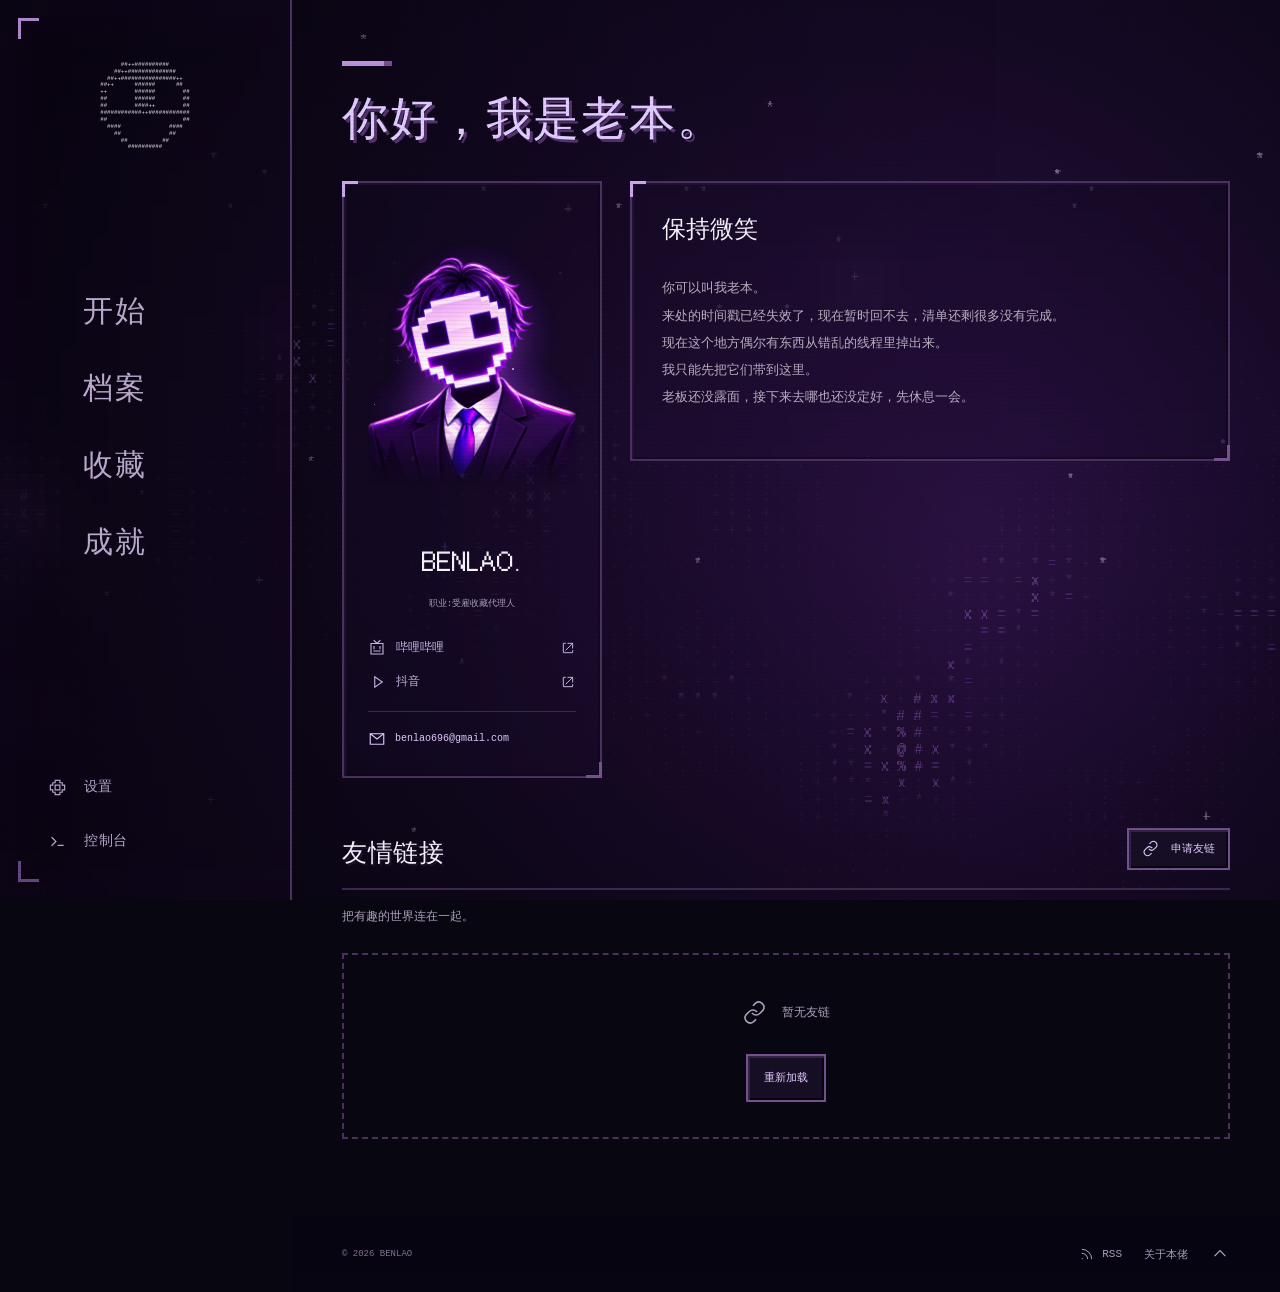
<file: about/index.html>
<!DOCTYPE html><html lang="zh-CN" data-motion="full" data-language="zh"><head><meta name="astro-view-transitions-enabled" content="true"><meta name="astro-view-transitions-fallback" content="swap"><script type="module" src="/_astro/ClientRouter.astro_astro_type_script_index_0_lang.C2j_ZdXg.js"></script><meta charset="UTF-8"><meta name="viewport" content="width=device-width, initial-scale=1"><meta name="theme-color" content="#09080d"><title>关于老本 · 本佬</title><meta name="description" content="奇珍收藏代理人"><meta name="author" content="本佬"><link rel="canonical" href="https://benla0.github.io/about/"><meta property="og:title" content="关于老本 · 本佬"><meta property="og:description" content="奇珍收藏代理人"><meta property="og:type" content="website"><meta property="og:url" content="https://benla0.github.io/about/"><meta property="og:image" content="https://benla0.github.io/images/social-card.png"><meta name="twitter:card" content="summary_large_image"><link rel="icon" type="image/svg+xml" href="/favicon.svg"><link rel="alternate" type="application/rss+xml" title="本佬 BENLAO" href="/rss.xml"><link rel="sitemap" href="/sitemap-index.xml"><link rel="preload" href="/fonts/benlao-pixel.b07589f7346e.woff2" as="font" type="font/woff2" crossorigin><script>(function(){const pageTitle = "关于老本 · 本佬";
const englishTitle = "About Benlao · BENLAO";

      const root = document.documentElement;
      root.dataset.js = 'true';
      root.dataset.initialLoad ||= 'loading';
      try {
        const choice = localStorage.getItem('benlao-motion');
        root.dataset.motion = choice === 'reduced' || (!choice && matchMedia('(prefers-reduced-motion: reduce)').matches) ? 'reduced' : 'full';
        root.dataset.language = localStorage.getItem('benlao-language') === 'en' ? 'en' : 'zh';
        const quality = localStorage.getItem('benlao-quality');
        root.dataset.quality = quality === 'high' || quality === 'low' ? quality : 'auto';
      } catch { root.dataset.motion = matchMedia('(prefers-reduced-motion: reduce)').matches ? 'reduced' : 'full'; }
      root.lang = root.dataset.language === 'en' ? 'en' : 'zh-CN';
      document.title = root.dataset.language === 'en' ? englishTitle : pageTitle;
    })();</script><link rel="stylesheet" href="/_astro/BaseLayout.BYTqUSwI.css"><link rel="stylesheet" href="/_astro/ScrambleText.Ccptlcg6.css"></head><body id="top" data-title-zh="关于老本 · 本佬" data-title-en="About Benlao · BENLAO" data-blog-api="https://blog-api.benlao.top" data-turnstile-key data-friendlink-verification-provider="self-hosted"><div class="void-loader" data-void-loader role="status" aria-label="正在加载网站" data-aria-en="Loading website" aria-live="polite" data-no-text-decode><pre class="void-loader-fallback" aria-hidden="true">        :|:        
       &lt;#|#&gt;       
      /##|##\      
       &lt;#|#&gt;       
        :|:        </pre><canvas data-void-canvas aria-hidden="true"></canvas><div class="void-loader-status"><p><span data-ui-text><span data-language-text="zh">正在穿过虚空</span><span data-language-text="en" lang="en">CROSSING THE VOID</span></span> <span data-void-percent aria-hidden="true">0%</span></p><span class="void-loader-meter" aria-hidden="true"><i></i></span><button type="button" class="void-loader-skip" data-void-skip hidden><span data-ui-text><span data-language-text="zh">直接进入网站</span><span data-language-text="en" lang="en">ENTER WEBSITE</span></span></button></div></div><script>
  // A failed loader module must never leave the document covered forever.
  window.setTimeout(() => {
    const loader = document.querySelector('[data-void-loader]');
    if (loader && !loader.hasAttribute('data-loader-mounted')) {
      document.documentElement.dataset.initialLoad = 'complete';
      loader.remove();
    }
  }, 15000);
</script><script type="module" src="/_astro/VoidLoader.astro_astro_type_script_index_0_lang.DA_737BB.js"></script><div class="game-background" data-game-background data-background-state="static" aria-hidden="true"><svg class="nebula-fallback" viewBox="0 0 1024 640" preserveAspectRatio="xMidYMid slice"><defs><radialGradient id="nebula-ink" gradientUnits="userSpaceOnUse" cx="604.16" cy="345.6" r="665.6" fx="747.52" fy="403.2"><stop stop-color="#2d1246"></stop><stop offset=".5" stop-color="#160a27"></stop><stop offset="1" stop-color="#07040e"></stop></radialGradient></defs><path fill="url(#nebula-ink)" d="M0 0h1024v640H0z"></path><g font-family="Consolas,monospace" font-size="10" dominant-baseline="text-before-edge"><text x="972.3 312.5 13.0 13.2 601.4 205.8 949.8 241.9 805.9 398.0 542.0 554.0 830.0 86.0 218.0 458.0 494.0 818.0 649.9 661.7 409.4 565.4 613.4 529.0 252.8 336.8 923.5 275.3 347.3 671.3 383.0 815.0 154.8 1018.8 370.3 550.2 838.2 238.1 130.0 382.1 1006.7 203.7 911.9 348.2" y="12 24 48 60 72 108 108 120 120 132 132 132 132 144 144 144 144 144 168 192 216 216 216 240 252 252 312 324 324 324 336 336 348 348 384 396 396 408 420 468 516 564 576 588" fill="#dac0ff" opacity="0.625">***+***********+***+*****+********+**+**+++*</text><text x="853.9 338.0 374.0 302.0 314.0 338.0 374.0 302.0 314.0 326.0 338.0 362.0 181.9 265.9 277.9 289.9 349.9 373.9 133.9 181.9 193.9 205.9 253.9 301.9 109.7 157.7 241.7 277.7 349.7 121.6 205.6 229.6 253.6 361.6 97.4 169.4 349.4 361.4 97.2 1021.2 193.0 349.0 445.0 457.0 493.0 709.0 997.0 1009.0 72.8 96.8 384.8 396.8 408.8 432.8 456.8 516.8 912.8 924.8 936.8 1020.8 72.6 156.6 180.6 504.6 516.6 936.6 984.6 84.3 156.3 180.3 192.3 384.3 540.3 852.3 924.3 948.3 336.0 384.0 516.0 540.0 840.0 912.0 960.0 23.8 35.8 347.8 527.8 539.8 575.8 599.8 611.8 719.8 935.8 -0.5 323.5 359.5 587.5 839.5 935.5 299.3 551.3 647.3 791.3 803.3 863.3 911.3 923.3 155.0 263.0 515.0 623.0 647.0 803.0 827.0 875.0 887.0 947.0 250.8 358.8 514.8 646.8 658.8 754.8 922.8 994.8 286.6 358.6 514.6 526.6 646.6 898.6 994.6 286.4 490.4 658.4 718.4 730.4 946.4 958.4 982.4 298.3 478.3 646.3 670.3 718.3 922.3 934.3 994.3 310.2 574.2 682.2 898.2 298.1 538.1 574.1 586.1 598.1 622.1 634.1 682.1 874.1 886.1 262.0 562.0 610.0 670.0 694.0 850.0 874.0 1018.0 70.0 82.0 250.0 286.0 538.0 586.0 598.0 682.0 82.0 94.0 214.0 226.0 286.0 310.0 586.0 634.0 670.0 70.1 130.1 310.1 622.1 634.1 646.1 826.1 850.1 874.1 1018.1 70.1 106.1 118.1 298.1 802.1 838.1 70.2 82.2 106.2 322.2 406.2 478.2 994.2 58.4 70.4 118.4 322.4 334.4 454.4 874.4 46.5 70.5 82.5 94.5 130.5 478.5 778.5 874.5 82.7 94.7 502.7 886.7 10.9 94.9 118.9 490.9 586.9 826.9 850.9 958.9 23.2 47.2 107.2 503.2 515.2 599.2 803.2 815.2 827.2 863.2 59.4 95.4 539.4 539.7 551.7 563.7 755.7 791.7 815.7 923.7 755.9 803.9 744.2 804.2 720.4 780.4 804.4 696.7 792.7 852.7 648.9 660.9 864.9 601.1 649.1 661.1 805.1 817.1 841.1 853.1" y="120 132 132 144 144 144 144 156 156 156 156 156 168 168 168 168 168 168 180 180 180 180 180 180 192 192 192 192 192 204 204 204 204 204 216 216 216 216 228 228 240 240 240 240 240 240 240 240 252 252 252 252 252 252 252 252 252 252 252 252 264 264 264 264 264 264 264 276 276 276 276 276 276 276 276 276 288 288 288 288 288 288 288 300 300 300 300 300 300 300 300 300 300 312 312 312 312 312 312 324 324 324 324 324 324 324 324 336 336 336 336 336 336 336 336 336 336 348 348 348 348 348 348 348 348 360 360 360 360 360 360 360 372 372 372 372 372 372 372 372 384 384 384 384 384 384 384 384 396 396 396 396 408 408 408 408 408 408 408 408 408 408 420 420 420 420 420 420 420 420 432 432 432 432 432 432 432 432 444 444 444 444 444 444 444 444 444 456 456 456 456 456 456 456 456 456 456 468 468 468 468 468 468 480 480 480 480 480 480 480 492 492 492 492 492 492 492 504 504 504 504 504 504 504 504 516 516 516 516 528 528 528 528 528 528 528 528 540 540 540 540 540 540 540 540 540 540 552 552 552 564 564 564 564 564 564 564 576 576 588 588 600 600 600 612 612 612 624 624 624 636 636 636 636 636 636 636" fill="#4e2b75" opacity="0.1875">.....................................................................................................................................................................................................................................................................................</text><text x="350.0 350.0 301.9 313.9 325.9 145.9 265.9 277.9 313.9 325.9 337.9 133.7 145.7 169.7 181.7 253.7 265.7 289.7 301.7 313.7 325.7 337.7 133.6 145.6 157.6 169.6 181.6 193.6 217.6 241.6 301.6 325.6 337.6 349.6 121.4 181.4 193.4 205.4 229.4 241.4 253.4 265.4 325.4 85.2 109.2 145.2 157.2 181.2 193.2 205.2 217.2 253.2 349.2 97.0 109.0 121.0 133.0 145.0 157.0 169.0 181.0 205.0 229.0 313.0 361.0 1021.0 108.8 120.8 132.8 144.8 156.8 168.8 180.8 192.8 204.8 228.8 348.8 372.8 420.8 444.8 468.8 480.8 504.8 984.8 996.8 1008.8 84.6 96.6 144.6 168.6 192.6 204.6 348.6 360.6 372.6 384.6 396.6 408.6 420.6 468.6 492.6 876.6 996.6 1008.6 72.3 96.3 120.3 132.3 144.3 168.3 204.3 336.3 348.3 372.3 396.3 492.3 504.3 516.3 528.3 888.3 912.3 972.3 984.3 996.3 48.0 60.0 72.0 108.0 120.0 132.0 144.0 156.0 168.0 180.0 192.0 204.0 216.0 324.0 348.0 360.0 372.0 396.0 408.0 504.0 864.0 876.0 900.0 972.0 984.0 47.8 83.8 95.8 119.8 131.8 143.8 155.8 167.8 179.8 191.8 203.8 311.8 323.8 335.8 359.8 371.8 383.8 491.8 851.8 863.8 875.8 887.8 947.8 959.8 971.8 1019.8 23.5 35.5 59.5 83.5 119.5 143.5 155.5 167.5 179.5 203.5 275.5 287.5 299.5 371.5 383.5 527.5 539.5 551.5 575.5 599.5 611.5 623.5 863.5 875.5 959.5 971.5 983.5 -0.7 11.3 23.3 155.3 239.3 251.3 263.3 287.3 371.3 503.3 515.3 527.3 539.3 563.3 575.3 587.3 599.3 611.3 623.3 827.3 839.3 851.3 875.3 887.3 947.3 959.3 971.3 983.3 995.3 11.0 131.0 143.0 191.0 203.0 239.0 251.0 371.0 503.0 527.0 539.0 551.0 575.0 611.0 635.0 779.0 791.0 839.0 851.0 863.0 959.0 971.0 983.0 1007.0 130.8 214.8 226.8 370.8 502.8 526.8 538.8 586.8 598.8 610.8 634.8 778.8 790.8 802.8 826.8 838.8 850.8 862.8 946.8 958.8 970.8 982.8 1006.8 130.6 142.6 166.6 250.6 262.6 274.6 490.6 502.6 538.6 610.6 622.6 634.6 742.6 754.6 778.6 790.6 802.6 826.6 838.6 850.6 862.6 874.6 958.6 970.6 1006.6 1018.6 -1.6 106.4 154.4 202.4 250.4 262.4 274.4 346.4 358.4 370.4 466.4 502.4 514.4 526.4 622.4 634.4 646.4 670.4 742.4 754.4 826.4 850.4 862.4 874.4 898.4 922.4 934.4 970.4 1018.4 -1.7 94.3 118.3 142.3 250.3 262.3 274.3 286.3 334.3 346.3 358.3 454.3 502.3 514.3 526.3 538.3 550.3 574.3 586.3 598.3 610.3 622.3 634.3 658.3 730.3 742.3 838.3 850.3 874.3 886.3 898.3 910.3 946.3 958.3 970.3 1006.3 1018.3 106.2 118.2 130.2 154.2 238.2 250.2 262.2 274.2 334.2 466.2 478.2 490.2 502.2 514.2 526.2 538.2 562.2 586.2 598.2 610.2 622.2 634.2 646.2 658.2 706.2 718.2 730.2 742.2 862.2 874.2 886.2 910.2 922.2 958.2 970.2 1006.2 1018.2 82.1 94.1 106.1 118.1 226.1 250.1 322.1 334.1 442.1 454.1 466.1 478.1 490.1 502.1 514.1 526.1 550.1 562.1 610.1 646.1 694.1 706.1 838.1 850.1 862.1 922.1 970.1 982.1 994.1 1018.1 58.0 70.0 82.0 94.0 106.0 118.0 142.0 166.0 190.0 202.0 226.0 238.0 250.0 322.0 430.0 442.0 454.0 466.0 490.0 514.0 526.0 538.0 550.0 634.0 682.0 706.0 838.0 862.0 886.0 1006.0 106.0 118.0 130.0 142.0 154.0 166.0 178.0 190.0 214.0 226.0 238.0 298.0 322.0 334.0 442.0 454.0 466.0 478.0 490.0 502.0 514.0 526.0 550.0 574.0 622.0 634.0 646.0 658.0 694.0 706.0 718.0 826.0 838.0 850.0 862.0 874.0 898.0 46.0 58.0 70.0 118.0 130.0 142.0 166.0 178.0 298.0 322.0 382.0 418.0 442.0 466.0 478.0 490.0 514.0 538.0 562.0 574.0 622.0 658.0 682.0 694.0 802.0 814.0 838.0 850.0 862.0 874.0 922.0 970.0 994.0 1006.0 1018.0 46.1 58.1 94.1 106.1 322.1 406.1 418.1 430.1 442.1 454.1 466.1 478.1 490.1 514.1 550.1 574.1 586.1 598.1 610.1 658.1 670.1 682.1 694.1 790.1 802.1 814.1 838.1 862.1 898.1 982.1 1006.1 34.1 46.1 322.1 334.1 358.1 370.1 394.1 406.1 418.1 430.1 442.1 454.1 466.1 478.1 502.1 514.1 550.1 610.1 622.1 634.1 646.1 658.1 670.1 814.1 826.1 850.1 874.1 886.1 898.1 922.1 934.1 958.1 982.1 994.1 1006.1 34.2 46.2 58.2 94.2 334.2 346.2 358.2 370.2 382.2 394.2 418.2 454.2 490.2 502.2 586.2 598.2 610.2 622.2 634.2 646.2 754.2 790.2 802.2 886.2 910.2 958.2 970.2 982.2 22.4 34.4 82.4 94.4 106.4 358.4 370.4 466.4 478.4 502.4 526.4 574.4 598.4 622.4 634.4 790.4 886.4 910.4 922.4 946.4 958.4 970.4 994.4 22.5 34.5 106.5 490.5 502.5 586.5 610.5 622.5 790.5 922.5 934.5 946.5 958.5 10.7 34.7 70.7 106.7 118.7 490.7 514.7 562.7 586.7 598.7 610.7 622.7 634.7 766.7 778.7 790.7 898.7 910.7 922.7 934.7 946.7 958.7 34.9 58.9 70.9 82.9 514.9 526.9 538.9 550.9 562.9 574.9 598.9 610.9 622.9 634.9 778.9 862.9 874.9 886.9 898.9 910.9 922.9 934.9 -0.8 527.2 539.2 551.2 563.2 575.2 587.2 611.2 635.2 755.2 767.2 779.2 839.2 851.2 875.2 887.2 899.2 911.2 923.2 935.2 527.4 599.4 611.4 767.4 779.4 803.4 815.4 827.4 839.4 875.4 899.4 923.4 611.7 623.7 647.7 731.7 743.7 767.7 803.7 827.7 887.7 899.7 911.7 659.9 707.9 731.9 743.9 767.9 791.9 815.9 875.9 899.9 923.9 624.2 636.2 660.2 672.2 696.2 708.2 720.2 732.2 792.2 852.2 876.2 900.2 912.2 612.4 624.4 636.4 648.4 660.4 672.4 684.4 816.4 840.4 876.4 888.4 900.4 612.7 624.7 636.7 648.7 660.7 684.7 804.7 816.7 828.7 840.7 864.7 876.7 888.7 612.9 624.9 636.9 804.9 816.9 828.9 840.9 852.9 876.9 888.9 637.1" y="144 156 168 168 168 180 180 180 180 180 180 192 192 192 192 192 192 192 192 192 192 192 204 204 204 204 204 204 204 204 204 204 204 204 216 216 216 216 216 216 216 216 216 228 228 228 228 228 228 228 228 228 228 240 240 240 240 240 240 240 240 240 240 240 240 240 252 252 252 252 252 252 252 252 252 252 252 252 252 252 252 252 252 252 252 252 264 264 264 264 264 264 264 264 264 264 264 264 264 264 264 264 264 264 276 276 276 276 276 276 276 276 276 276 276 276 276 276 276 276 276 276 276 276 288 288 288 288 288 288 288 288 288 288 288 288 288 288 288 288 288 288 288 288 288 288 288 288 288 300 300 300 300 300 300 300 300 300 300 300 300 300 300 300 300 300 300 300 300 300 300 300 300 300 300 312 312 312 312 312 312 312 312 312 312 312 312 312 312 312 312 312 312 312 312 312 312 312 312 312 312 312 324 324 324 324 324 324 324 324 324 324 324 324 324 324 324 324 324 324 324 324 324 324 324 324 324 324 324 324 324 336 336 336 336 336 336 336 336 336 336 336 336 336 336 336 336 336 336 336 336 336 336 336 336 348 348 348 348 348 348 348 348 348 348 348 348 348 348 348 348 348 348 348 348 348 348 348 360 360 360 360 360 360 360 360 360 360 360 360 360 360 360 360 360 360 360 360 360 360 360 360 360 360 372 372 372 372 372 372 372 372 372 372 372 372 372 372 372 372 372 372 372 372 372 372 372 372 372 372 372 372 372 384 384 384 384 384 384 384 384 384 384 384 384 384 384 384 384 384 384 384 384 384 384 384 384 384 384 384 384 384 384 384 384 384 384 384 384 384 396 396 396 396 396 396 396 396 396 396 396 396 396 396 396 396 396 396 396 396 396 396 396 396 396 396 396 396 396 396 396 396 396 396 396 396 396 408 408 408 408 408 408 408 408 408 408 408 408 408 408 408 408 408 408 408 408 408 408 408 408 408 408 408 408 408 408 420 420 420 420 420 420 420 420 420 420 420 420 420 420 420 420 420 420 420 420 420 420 420 420 420 420 420 420 420 420 432 432 432 432 432 432 432 432 432 432 432 432 432 432 432 432 432 432 432 432 432 432 432 432 432 432 432 432 432 432 432 432 432 432 432 432 432 444 444 444 444 444 444 444 444 444 444 444 444 444 444 444 444 444 444 444 444 444 444 444 444 444 444 444 444 444 444 444 444 444 444 444 456 456 456 456 456 456 456 456 456 456 456 456 456 456 456 456 456 456 456 456 456 456 456 456 456 456 456 456 456 456 456 468 468 468 468 468 468 468 468 468 468 468 468 468 468 468 468 468 468 468 468 468 468 468 468 468 468 468 468 468 468 468 468 468 468 468 480 480 480 480 480 480 480 480 480 480 480 480 480 480 480 480 480 480 480 480 480 480 480 480 480 480 480 480 492 492 492 492 492 492 492 492 492 492 492 492 492 492 492 492 492 492 492 492 492 492 492 504 504 504 504 504 504 504 504 504 504 504 504 504 516 516 516 516 516 516 516 516 516 516 516 516 516 516 516 516 516 516 516 516 516 516 528 528 528 528 528 528 528 528 528 528 528 528 528 528 528 528 528 528 528 528 528 528 540 540 540 540 540 540 540 540 540 540 540 540 540 540 540 540 540 540 540 540 552 552 552 552 552 552 552 552 552 552 552 552 564 564 564 564 564 564 564 564 564 564 564 576 576 576 576 576 576 576 576 576 576 588 588 588 588 588 588 588 588 588 588 588 588 588 600 600 600 600 600 600 600 600 600 600 600 600 612 612 612 612 612 612 612 612 612 612 612 612 612 624 624 624 624 624 624 624 624 624 624 636" fill="#4e2b75" opacity="0.25">...:...:::...:...:.:::..::.:..::::.::..::::.::...:.::..:::...:::..::::::..:::..:::......:.:::....::::..:...::.....:.::.....:..:::::...:::.:....:....::..::.:::.:.:..:::......::.:::::..:::::.::........:....:::::..:::.::..........::.:::::::::....::......::::.:.::..::.:.::.:::..::.:.:...::.....::.::.:......:.::.:..:::::.::....:::......:::..:..:..:..::..::.::.::::.....:...::::.:..::....:.::..:.:...:::.::::::..::.:.:.:::..........::...::.:.........::..::::...::...:..::.:::::.:....::..:...:.:.....:::::...:::........::....::.:..:::...:.:::......:.::..:::.:...:...::.....:.:::..::::.....:::.::.:.....:.:::.:........:.....::::.:::..:.::::........:::..:..:.:...:..:.::..::.::.....:::.::.:..::.:......:.:.:::.:::.:.::..::.::...::...:..:.:....:...::::..::::...:..:::...::..::...:...:::........:.......:....:..:........:...</text><text x="265.6 277.6 313.6 133.4 145.4 157.4 289.4 301.4 313.4 337.4 121.2 133.2 169.2 229.2 241.2 301.2 337.2 217.0 241.0 253.0 337.0 216.8 312.8 108.6 120.6 132.6 216.6 288.6 312.6 336.6 432.6 444.6 456.6 480.6 1020.6 108.3 252.3 288.3 300.3 312.3 408.3 420.3 444.3 456.3 1008.3 1020.3 84.0 96.0 252.0 288.0 300.0 312.0 432.0 996.0 59.8 71.8 107.8 239.8 251.8 275.8 299.8 395.8 419.8 431.8 479.8 503.8 515.8 983.8 1007.8 47.5 95.5 131.5 191.5 215.5 239.5 251.5 263.5 407.5 419.5 467.5 503.5 515.5 35.3 71.3 107.3 119.3 131.3 167.3 179.3 191.3 215.3 383.3 1019.3 -1.0 23.0 47.0 59.0 95.0 107.0 119.0 167.0 179.0 215.0 227.0 407.0 563.0 587.0 599.0 995.0 1019.0 -1.2 58.8 106.8 118.8 142.8 166.8 238.8 382.8 394.8 466.8 550.8 562.8 574.8 622.8 814.8 -1.4 94.6 118.6 154.6 238.6 370.6 382.6 394.6 454.6 466.6 478.6 550.6 586.6 598.6 766.6 814.6 118.4 130.4 142.4 166.4 226.4 238.4 382.4 430.4 454.4 478.4 538.4 550.4 562.4 586.4 598.4 610.4 766.4 778.4 790.4 802.4 838.4 70.3 106.3 130.3 154.3 166.3 202.3 214.3 238.3 382.3 406.3 418.3 466.3 562.3 778.3 790.3 814.3 826.3 -1.8 94.2 178.2 358.2 382.2 430.2 442.2 454.2 778.2 826.2 850.2 934.2 946.2 982.2 994.2 34.1 70.1 130.1 142.1 166.1 190.1 214.1 346.1 430.1 718.1 766.1 802.1 826.1 898.1 910.1 934.1 946.1 958.1 1006.1 10.0 154.0 178.0 214.0 334.0 346.0 358.0 382.0 394.0 718.0 742.0 754.0 778.0 898.0 910.0 922.0 970.0 982.0 994.0 -2.0 34.0 46.0 58.0 358.0 382.0 406.0 430.0 730.0 802.0 814.0 886.0 922.0 970.0 994.0 1006.0 1018.0 22.0 34.0 334.0 370.0 430.0 502.0 526.0 550.0 706.0 790.0 826.0 886.0 898.0 946.0 958.0 982.0 34.1 334.1 346.1 358.1 382.1 502.1 526.1 562.1 706.1 718.1 730.1 766.1 778.1 886.1 910.1 922.1 946.1 994.1 -1.9 10.1 22.1 346.1 490.1 526.1 538.1 574.1 586.1 598.1 682.1 706.1 718.1 790.1 910.1 946.1 -1.8 22.2 562.2 658.2 682.2 694.2 718.2 766.2 778.2 898.2 922.2 -1.6 490.4 514.4 610.4 646.4 670.4 766.4 778.4 934.4 10.5 526.5 538.5 550.5 562.5 574.5 598.5 634.5 646.5 670.5 766.5 526.7 538.7 550.7 574.7 646.7 730.7 -1.1 658.9 766.9 623.2 731.2 623.4 683.4 707.4 755.4 851.4 863.4 887.4 911.4 659.7 695.7 719.7 839.7 851.7 863.7 875.7 623.9 635.9 647.9 671.9 719.9 827.9 839.9 863.9 887.9 648.2 684.2 816.2 828.2 840.2 864.2 888.2 828.4 852.4 864.4" y="204 204 204 216 216 216 216 216 216 216 228 228 228 228 228 228 228 240 240 240 240 252 252 264 264 264 264 264 264 264 264 264 264 264 264 276 276 276 276 276 276 276 276 276 276 276 288 288 288 288 288 288 288 288 300 300 300 300 300 300 300 300 300 300 300 300 300 300 300 312 312 312 312 312 312 312 312 312 312 312 312 312 324 324 324 324 324 324 324 324 324 324 324 336 336 336 336 336 336 336 336 336 336 336 336 336 336 336 336 336 348 348 348 348 348 348 348 348 348 348 348 348 348 348 348 360 360 360 360 360 360 360 360 360 360 360 360 360 360 360 360 372 372 372 372 372 372 372 372 372 372 372 372 372 372 372 372 372 372 372 372 372 384 384 384 384 384 384 384 384 384 384 384 384 384 384 384 384 384 396 396 396 396 396 396 396 396 396 396 396 396 396 396 396 408 408 408 408 408 408 408 408 408 408 408 408 408 408 408 408 408 408 408 420 420 420 420 420 420 420 420 420 420 420 420 420 420 420 420 420 420 420 432 432 432 432 432 432 432 432 432 432 432 432 432 432 432 432 432 444 444 444 444 444 444 444 444 444 444 444 444 444 444 444 444 456 456 456 456 456 456 456 456 456 456 456 456 456 456 456 456 456 456 468 468 468 468 468 468 468 468 468 468 468 468 468 468 468 468 480 480 480 480 480 480 480 480 480 480 480 492 492 492 492 492 492 492 492 492 504 504 504 504 504 504 504 504 504 504 504 516 516 516 516 516 516 528 528 528 540 540 552 552 552 552 552 552 552 552 564 564 564 564 564 564 564 576 576 576 576 576 576 576 576 576 588 588 588 588 588 588 588 600 600 600" fill="#4e2b75" opacity="0.3125">+:::::+++::::::++:++:::::::::::++:+::::::+::+:::++:++::+:++::+:::+::++::::++++:+:::+::::++++::+++::++++++::::::++::::++::+:::+:::++++++:::+:+::+:+++++:::++:+++:+:::++::::+++::::+:+:++::++++:::::++::::::++++:::+:+::+:::++::::::++::::+:+:++:+::::++:::::::::::++:+::::::++:::++::++++++:+:+::+::++:::++:::+:++::+::::+::++::::+::::++++::+:++:+::::+::++::+++:::+:+::::+::::::::::::</text><text x="289.6 265.2 325.2 277.0 301.0 276.8 288.8 228.6 264.6 324.6 216.3 276.3 324.3 468.3 480.3 264.0 468.0 492.0 1008.0 215.8 263.8 287.8 995.8 71.5 107.5 227.5 491.5 995.5 1019.5 95.3 203.3 227.3 395.3 1007.3 395.0 419.0 443.0 491.0 178.8 490.8 46.6 106.6 562.6 574.6 214.4 394.4 574.4 814.4 10.3 82.3 442.3 754.3 766.3 802.3 70.2 82.2 142.2 214.2 226.2 346.2 370.2 394.2 418.2 -1.9 154.1 178.1 202.1 394.1 730.1 370.0 766.0 826.0 946.0 958.0 22.0 418.0 982.0 10.0 346.0 394.0 718.0 730.0 742.0 910.0 370.1 394.1 538.1 754.1 970.1 562.1 694.1 754.1 778.1 970.1 514.2 538.2 550.2 670.2 934.2 946.2 586.4 694.4 742.4 754.4 -1.5 514.5 658.5 730.5 754.5 -1.3 754.7 682.9 742.9 635.4 743.4 635.7 695.9 851.9" y="204 228 228 240 240 252 252 264 264 264 276 276 276 276 276 288 288 288 288 300 300 300 300 312 312 312 312 312 312 324 324 324 324 324 336 336 336 336 348 348 360 360 360 360 372 372 372 372 384 384 384 384 384 384 396 396 396 396 396 396 396 396 396 408 408 408 408 408 408 420 420 420 420 420 432 432 432 444 444 444 444 444 444 444 456 456 456 456 456 468 468 468 468 468 480 480 480 480 480 480 492 492 492 492 504 504 504 504 504 516 516 528 528 552 552 564 576 576" fill="#4e2b75" opacity="0.375">++++++++++++++++++++++++++++++++++++++++++++++++++++++++++++++++++++++++++++++++++++++++++++++++++++++++++++++++++++++</text><text x="277.4 277.2 313.2 240.8 228.3 228.0 420.0 480.0 1020.0 227.8 407.8 455.8 431.5 1007.5 467.3 35.0 71.0 467.0 479.0 22.8 454.8 22.6 58.6 178.6 190.6 214.6 442.6 10.4 82.4 178.4 22.3 190.3 430.3 166.2 754.2 814.2 10.1 22.1 46.1 358.1 370.1 418.1 742.1 754.1 22.0 34.0 418.0 802.0 814.0 10.0 370.0 778.0 910.0 934.0 754.0 766.0 778.0 22.1 742.1 934.1 958.1 10.2 574.2 706.2 730.2 538.4 550.4 562.4 682.5 742.5 682.7 718.7 646.9 730.9 659.2 671.2 647.4 659.4 707.7 683.9" y="216 228 228 252 276 288 288 288 288 300 300 300 312 312 324 336 336 336 336 348 348 360 360 360 360 360 360 372 372 372 384 384 384 396 396 396 408 408 408 408 408 408 408 408 420 420 420 420 420 432 432 432 432 432 444 444 444 456 456 456 456 480 480 480 480 492 492 492 504 504 516 516 528 528 540 540 552 552 564 576" fill="#824ab4" opacity="0.4375">*****=*********=***=**==*****=**=***=*=**===**=*=****===**=*==*******=*****=****</text><text x="289.2 289.0 240.6 300.6 240.3 444.0 443.5 479.5 455.3 455.0 34.6 82.6 70.4 418.4 442.4 34.3 58.3 178.3 394.3 10.2 802.2 382.1 406.1 778.1 -2.0 406.0 394.0 766.0 790.0 946.0 958.0 -1.9 10.1 742.2 718.5 658.7 719.2 671.7" y="228 240 264 264 276 288 312 312 324 336 360 360 372 372 372 384 384 384 384 396 396 408 408 408 420 420 432 432 432 432 432 456 456 480 504 516 540 564" fill="#824ab4" opacity="0.5">======================================</text><text x="265.0 264.8 276.6 467.8 419.3 431.0 418.8 430.8 442.8 70.6 430.6 22.4 46.3 22.2 790.1 742.0 -2.0 682.4 706.4 718.4 670.7 670.9 718.9 683.2 695.4 719.4 683.7" y="240 252 264 300 324 336 348 348 348 360 360 372 384 396 408 432 444 492 492 492 516 528 528 540 552 552 564" fill="#ac6edd" opacity="0.5625">xxxxxxxxxxxx#xxxxx#xxxxxxxx</text><text x="325.0 324.8 264.3 432.3 240.0 276.0 456.0 443.8 395.5 47.3 59.3 83.3 407.3 443.3 479.3 491.3 83.0 10.8 82.8 94.8 190.8 202.8 406.8 478.8 10.6 202.6 226.6 418.6 34.4 58.4 94.4 190.4 406.4 226.3 34.2 46.2 58.2 190.2 202.2 406.2 766.2 790.2 58.1 814.1 46.0 730.0 934.0 346.0 358.0 406.0 934.0 742.1 766.1 526.2 10.4 658.4 742.7 754.9 647.2 743.2 671.4 731.4" y="240 252 276 276 288 288 288 300 312 324 324 324 324 324 324 324 336 348 348 348 348 348 348 348 360 360 360 360 372 372 372 372 372 384 396 396 396 396 396 396 396 396 408 408 420 420 420 432 444 444 444 468 468 480 492 492 516 528 540 540 552 552" fill="#824ab4" opacity="0.375">**************************************************************</text><text x="300.8 431.3 34.8 406.6 46.4 790.0 754.0 730.1 730.4" y="252 324 348 360 372 420 432 468 492" fill="#ac6edd" opacity="0.5">xxxxxxxxx</text><text x="252.6 455.5 46.8 70.8 694.5 706.5 706.7 706.9 707.2" y="264 312 348 348 504 504 516 528 540" fill="#ac6edd" opacity="0.625">#########</text><text x="694.7 694.9 695.2" y="516 528 540" fill="#ac6edd" opacity="0.6875">%@%</text></g></svg><canvas data-nebula-canvas></canvas><div class="site-glitch-overlay" data-glitch-background data-glitch-state="disabled" data-glitch-active="false" aria-hidden="true"><canvas class="site-glitch-canvas" data-glitch-canvas></canvas></div><script type="module" src="/_astro/GlitchBackground.astro_astro_type_script_index_0_lang.DGTf3bj2.js"></script></div><script type="module" src="/_astro/GameBackground.astro_astro_type_script_index_0_lang.B1zMoQFI.js"></script><a class="skip-link" href="#main"><span data-ui-text><span data-language-text="zh">跳到主要内容</span><span data-language-text="en" lang="en">Skip to content</span></span></a><header class="site-header" data-game-menu data-menu-phase="idle"><div class="header-inner"><div class="menu-brand-row"><button type="button" class="brand mask-pet" aria-label="戳一下面具" data-i18n-label="mask.pet" data-mask-pet data-mood="calm" data-anger="0"><span class="ascii-mask-mark brand-ascii" style="--ascii-mask-size:124px" data-ascii-mask data-ascii-mask-state="static" aria-hidden="true"><svg class="ascii-mask-svg" data-ascii-mask-frame viewBox="0 0 216 216" preserveAspectRatio="xMidYMid meet" aria-hidden="true" focusable="false"><text xml:space="preserve" fill="currentColor" font-family="Courier New, monospace" font-size="10"><tspan x="6" y="14">                                  </tspan><tspan x="6" y="26">                                  </tspan><tspan x="6" y="38">          ############++          </tspan><tspan x="6" y="50">        ############++####        </tspan><tspan x="6" y="62">      ############++########      </tspan><tspan x="6" y="74">    ####      ##++##      ##      </tspan><tspan x="6" y="86">    ##        ++####        ##    </tspan><tspan x="6" y="98">    ##        ######        ##    </tspan><tspan x="6" y="110">    ##        ######        ++    </tspan><tspan x="6" y="122">    ####++################++##    </tspan><tspan x="6" y="134">    ##                      ##    </tspan><tspan x="6" y="146">      ####              ####      </tspan><tspan x="6" y="158">        ##              ##        </tspan><tspan x="6" y="170">          ##          ##          </tspan><tspan x="6" y="182">            ####++####            </tspan><tspan x="6" y="194">                                  </tspan><tspan x="6" y="206">                                  </tspan></text></svg></span></button><div class="mobile-actions"><button type="button" class="icon-button settings-trigger mobile-settings" aria-label="打开设置" data-i18n-label="settings.open" aria-controls="settings-dialog"><svg width="20" height="20" viewBox="0 0 24 24" fill="none" stroke="currentColor" stroke-width="1.5" stroke-linecap="square" stroke-linejoin="miter" aria-hidden="true"><path d="M9 3h6v3h3v3h3v6h-3v3h-3v3H9v-3H6v-3H3V9h3V6h3zM9 9h6v6H9z"></path></svg></button><button type="button" class="icon-button mobile-menu-toggle" aria-label="展开导航" data-i18n-label="nav.open" aria-controls="menu-panel" aria-expanded="false"><svg width="20" height="20" viewBox="0 0 24 24" fill="none" stroke="currentColor" stroke-width="1.5" stroke-linecap="square" stroke-linejoin="miter" aria-hidden="true"><path d="M4 7h16M4 12h16M4 17h16"></path></svg></button></div></div><div id="menu-panel" class="menu-panel"><nav id="main-nav" class="main-nav" aria-label="主导航" data-i18n-label="nav.main"><a href="/" aria-label="开始" data-i18n-label="nav.home" data-menu-item><span class="menu-selector" aria-hidden="true">▶</span><span class="menu-label"><span data-ui-text><span data-language-text="zh">开始</span><span data-language-text="en" lang="en">START</span></span></span></a><a href="/posts/" aria-label="档案" data-i18n-label="nav.posts" data-menu-item><span class="menu-selector" aria-hidden="true">▶</span><span class="menu-label"><span data-ui-text><span data-language-text="zh">档案</span><span data-language-text="en" lang="en">ARCHIVE</span></span></span></a><a href="/works/" aria-label="收藏" data-i18n-label="nav.works" data-menu-item><span class="menu-selector" aria-hidden="true">▶</span><span class="menu-label"><span data-ui-text><span data-language-text="zh">收藏</span><span data-language-text="en" lang="en">COLLECTION</span></span></span></a><a href="/achievements/" aria-label="成就" data-i18n-label="nav.achievements" data-menu-item><span class="menu-selector" aria-hidden="true">▶</span><span class="menu-label"><span data-ui-text><span data-language-text="zh">成就</span><span data-language-text="en" lang="en">ACHIEVEMENTS</span></span></span></a><a href="/about/" aria-label="关于" data-i18n-label="nav.about" data-menu-item aria-current="page"><span class="menu-selector" aria-hidden="true">▶</span><span class="menu-label"><span data-ui-text><span data-language-text="zh">关于</span><span data-language-text="en" lang="en">ABOUT</span></span></span></a></nav><div class="menu-bottom"><button type="button" class="settings-trigger menu-utility" aria-label="打开设置" data-i18n-label="settings.open" aria-controls="settings-dialog"><svg width="19" height="19" viewBox="0 0 24 24" fill="none" stroke="currentColor" stroke-width="1.5" stroke-linecap="square" stroke-linejoin="miter" aria-hidden="true"><path d="M9 3h6v3h3v3h3v6h-3v3h-3v3H9v-3H6v-3H3V9h3V6h3zM9 9h6v6H9z"></path></svg><span data-ui-text><span data-language-text="zh">设置</span><span data-language-text="en" lang="en">SETTINGS</span></span></button><button type="button" class="terminal-trigger menu-utility" aria-controls="terminal-dialog" aria-label="打开导航控制台" data-i18n-label="terminal.open"><svg width="19" height="19" viewBox="0 0 24 24" fill="none" stroke="currentColor" stroke-width="1.5" stroke-linecap="square" stroke-linejoin="miter" aria-hidden="true"><path d="m5 7 5 5-5 5m8 0h6"></path></svg><span data-ui-text><span data-language-text="zh">控制台</span><span data-language-text="en" lang="en">CONSOLE</span></span></button></div></div></div></header><button type="button" class="menu-scrim" aria-label="关闭导航" data-i18n-label="nav.dismiss" tabindex="-1" hidden></button><div class="game-screen" data-game-screen data-screen-phase="idle"><main id="main" tabindex="-1" data-page-path="/about/"><div class="page-heading container"><h1><span data-ui-text><span data-language-text="zh">你好，我是老本。</span><span data-language-text="en" lang="en">HELLO, I&#39;M BENLAO.</span></span></h1></div><section class="about-layout container"><div class="profile-card"><div class="profile-mask profile-portrait"><div class="profile-character-stage" aria-hidden="true"><div class="hero-character" data-hero-character data-character-state="static" data-no-text-decode><div class="character-canvas" data-raster-character><img class="character-layer" data-avatar-part="back-glow" src="/images/character/layer-glow-428.webp" width="428" height="502" alt="" data-no-pixel-load decoding="async"><div class="character-layer character-pixels" data-avatar-particles></div><div class="character-layer" data-avatar-part="rig"><img class="character-layer" data-avatar-part="body" src="/images/character/layer-body-428.webp" srcset="/images/character/layer-body-428.webp 428w, /images/character/layer-body-640.webp 640w, /images/character/layer-body-856.webp 856w" sizes="(max-width: 360px) 240px, (max-width: 660px) 280px, 232px" width="428" height="502" alt="" data-no-pixel-load decoding="async"><img class="character-layer" data-avatar-part="head" src="/images/character/layer-head-428.webp" srcset="/images/character/layer-head-428.webp 428w, /images/character/layer-head-640.webp 640w, /images/character/layer-head-856.webp 856w" sizes="(max-width: 360px) 240px, (max-width: 660px) 280px, 232px" width="428" height="502" alt="" data-no-pixel-load decoding="async"><img class="character-layer" data-avatar-part="collar-front" src="/images/character/layer-collar-428.webp" srcset="/images/character/layer-collar-428.webp 428w, /images/character/layer-collar-640.webp 640w, /images/character/layer-collar-856.webp 856w" sizes="(max-width: 360px) 240px, (max-width: 660px) 280px, 232px" width="428" height="502" alt="" data-no-pixel-load decoding="async"></div><img class="character-layer character-glitch" data-avatar-part="glitch-a" src="/images/character/layer-glitch-a-428.webp" width="428" height="502" alt="" data-no-pixel-load decoding="async"><img class="character-layer character-glitch" data-avatar-part="glitch-b" src="/images/character/layer-glitch-b-428.webp" width="428" height="502" alt="" data-no-pixel-load decoding="async"><img class="character-layer character-glitch" data-avatar-part="fragments" src="/images/character/layer-fragments-428.webp" width="428" height="502" alt="" data-no-pixel-load decoding="async"><div class="character-layer character-pixels character-glitch" data-avatar-shards></div></div></div></div></div><h2>BENLAO<span class="brand-dot">.</span></h2><p class="profile-role"><span data-ui-text><span data-language-text="zh">职业:受雇收藏代理人</span><span data-language-text="en" lang="en">Occupation: Collectibles Agent</span></span></p><div class="profile-links"><a href="https://b23.tv/CtTWqIU" target="_blank" rel="noopener noreferrer"><svg width="18" height="18" viewBox="0 0 24 24" fill="none" stroke="currentColor" stroke-width="1.5" stroke-linecap="square" stroke-linejoin="miter" aria-hidden="true"><path d="M4 6h16v14H4zM8 2l4 4 4-4M8 10v3m8-3v3m-8 3h8"></path></svg><span data-ui-text><span data-language-text="zh">哔哩哔哩</span><span data-language-text="en" lang="en">BILIBILI</span></span><svg width="16" height="16" viewBox="0 0 24 24" fill="none" stroke="currentColor" stroke-width="1.5" stroke-linecap="square" stroke-linejoin="miter" aria-hidden="true"><path d="M8 5H5v14h14v-3M12 5h7v7M9 15 19 5"></path></svg></a><a href="https://v.douyin.com/TqFGOjg0FlE/" target="_blank" rel="noopener noreferrer"><svg width="18" height="18" viewBox="0 0 24 24" fill="none" stroke="currentColor" stroke-width="1.5" stroke-linecap="square" stroke-linejoin="miter" aria-hidden="true"><path d="m9 5 10 7-10 7z"></path></svg><span data-ui-text><span data-language-text="zh">抖音</span><span data-language-text="en" lang="en">DOUYIN</span></span><svg width="16" height="16" viewBox="0 0 24 24" fill="none" stroke="currentColor" stroke-width="1.5" stroke-linecap="square" stroke-linejoin="miter" aria-hidden="true"><path d="M8 5H5v14h14v-3M12 5h7v7M9 15 19 5"></path></svg></a></div><a class="profile-email" href="mailto:benlao696@gmail.com"><svg width="18" height="18" viewBox="0 0 24 24" fill="none" stroke="currentColor" stroke-width="1.5" stroke-linecap="square" stroke-linejoin="miter" aria-hidden="true"><path d="M3 5h18v14H3zM3 5l9 7 9-7"></path></svg><span>benlao696@gmail.com</span></a></div><div class="about-copy"><h2><span class="scramble-text" data-scramble-text data-text="保持微笑" data-phrases="[&quot;保持微笑&quot;,&quot;你好，我是老本&quot;]" data-phrases-en="[&quot;Keep smiling&quot;,&quot;Hi, I'm Benlao&quot;]"><span class="sr-only" data-scramble-label>保持微笑 / 你好，我是老本</span><span data-scramble-poster aria-hidden="true"><span data-language-text="zh">保持微笑</span><span data-language-text="en" lang="en">Keep smiling</span></span><span data-scramble-frame aria-hidden="true"><span></span><span></span><span></span><span></span><span></span><span></span><span></span><span></span><span></span><span></span><span></span><span></span><span></span><span></span></span></span></h2><p class="about-introduction"><span data-ui-text><span data-language-text="zh">你可以叫我老本。
来处的时间戳已经失效了，现在暂时回不去，清单还剩很多没有完成。
现在这个地方偶尔有东西从错乱的线程里掉出来。
我只能先把它们带到这里。
老板还没露面，接下来去哪也还没定好，先休息一会。</span><span data-language-text="en" lang="en">Call me Benlao.
My arrival timestamp has expired. I can&#39;t go back for now, and there&#39;s still plenty left on the list.
Sometimes, things fall out of tangled threads where I&#39;m staying.
For now, all I can do is bring them here.
The boss hasn&#39;t shown up, and I haven&#39;t decided where to go next. Let&#39;s rest for a while.</span></span></p></div></section><section class="friendlinks container" aria-labelledby="friendlinks-title"><template data-friend-external><svg width="15" height="15" viewBox="0 0 24 24" class="friend-external" fill="none" stroke="currentColor" stroke-width="1.5" stroke-linecap="square" stroke-linejoin="miter" aria-hidden="true"><path d="M8 5H5v14h14v-3M12 5h7v7M9 15 19 5"></path></svg></template><div class="section-heading friendlinks-heading"><div><h2 id="friendlinks-title"><span data-ui-text><span data-language-text="zh">友情链接</span><span data-language-text="en" lang="en">FRIEND LINKS</span></span></h2></div><button type="button" class="button button-outline" data-friendlink-open aria-controls="friendlink-dialog" aria-haspopup="dialog"><svg width="17" height="17" viewBox="0 0 24 24" fill="none" stroke="currentColor" stroke-width="1.5" stroke-linecap="square" stroke-linejoin="miter" aria-hidden="true"><path d="M10 13a5 5 0 0 0 7 0l3-3a5 5 0 0 0-7-7l-2 2M14 11a5 5 0 0 0-7 0l-3 3a5 5 0 0 0 7 7l2-2"></path></svg><span data-ui-text><span data-language-text="zh">申请友链</span><span data-language-text="en" lang="en">REQUEST A LINK</span></span></button></div><p class="friendlinks-intro"><span data-ui-text><span data-language-text="zh">把有趣的世界连在一起。</span><span data-language-text="en" lang="en">Connecting interesting worlds.</span></span></p><noscript><p class="friendlinks-intro">申请友链请将网站名称、地址、简介和联系邮箱发送至 <a href="mailto:benlao696@gmail.com">benlao696@gmail.com</a>。</p></noscript><p class="friendlinks-status sr-only" data-friendlinks-status role="status" aria-live="polite" hidden></p><div class="friendlinks-grid friendlinks-placeholder" data-friendlinks-placeholder aria-hidden="true" hidden><div class="friend-skeleton"><span class="friend-skeleton-avatar"></span><span class="friend-skeleton-copy"><i></i><i></i></span></div><div class="friend-skeleton"><span class="friend-skeleton-avatar"></span><span class="friend-skeleton-copy"><i></i><i></i></span></div><div class="friend-skeleton"><span class="friend-skeleton-avatar"></span><span class="friend-skeleton-copy"><i></i><i></i></span></div></div><div class="friendlinks-grid" data-friendlinks-grid hidden></div><nav class="friendlinks-pagination" data-friendlinks-pagination aria-label="友链分页" data-i18n-label="friends.pagination" hidden><button type="button" class="button button-outline" data-friendlinks-previous disabled><span data-ui-text><span data-language-text="zh">上一页</span><span data-language-text="en" lang="en">PREVIOUS</span></span></button><span class="mono" data-friendlinks-page aria-live="polite"></span><button type="button" class="button button-outline" data-friendlinks-next><span data-ui-text><span data-language-text="zh">下一页</span><span data-language-text="en" lang="en">NEXT</span></span></button></nav><div class="friendlinks-empty" data-friendlinks-empty><div class="friendlinks-empty-label"><svg width="25" height="25" viewBox="0 0 24 24" fill="none" stroke="currentColor" stroke-width="1.5" stroke-linecap="square" stroke-linejoin="miter" aria-hidden="true"><path d="M10 13a5 5 0 0 0 7 0l3-3a5 5 0 0 0-7-7l-2 2M14 11a5 5 0 0 0-7 0l-3 3a5 5 0 0 0 7 7l2-2"></path></svg><p><span data-ui-text><span data-language-text="zh">暂无友链</span><span data-language-text="en" lang="en">No friend links yet</span></span></p></div><button type="button" class="button button-outline friendlinks-retry" data-friendlinks-retry hidden><span data-ui-text><span data-language-text="zh">重新加载</span><span data-language-text="en" lang="en">RETRY LOADING</span></span></button></div></section></main><footer class="site-footer"><div class="footer-row container"><div class="footer-information"><span class="footer-copyright">© 2026 BENLAO</span></div><div class="footer-links"><a href="/rss.xml"><svg width="16" height="16" viewBox="0 0 24 24" fill="none" stroke="currentColor" stroke-width="1.5" stroke-linecap="square" stroke-linejoin="miter" aria-hidden="true"><path d="M5 11a8 8 0 0 1 8 8M5 5a14 14 0 0 1 14 14M5 19h.01"></path></svg>RSS</a><a href="/about/" data-signal-light-only><span data-ui-text><span data-language-text="zh">关于本佬</span><span data-language-text="en" lang="en">About Benlao</span></span></a><a href="#top" aria-label="返回顶部" data-i18n-label="footer.top"><svg width="20" height="20" viewBox="0 0 24 24" fill="none" stroke="currentColor" stroke-width="1.5" stroke-linecap="square" stroke-linejoin="miter" aria-hidden="true"><path d="m6 14 6-6 6 6"></path></svg></a></div></div></footer></div><div class="screen-texture" aria-hidden="true"></div><dialog id="terminal-dialog" class="terminal-dialog" aria-labelledby="terminal-title" data-no-text-decode><div class="terminal-titlebar"><span id="terminal-title" class="mono">&gt;_ GUEST SHELL</span><code class="terminal-path" data-terminal-location>~/</code><button type="button" class="icon-button terminal-close" aria-label="关闭控制台" data-i18n-label="terminal.close"><svg width="18" height="18" viewBox="0 0 24 24" fill="none" stroke="currentColor" stroke-width="1.5" stroke-linecap="square" stroke-linejoin="miter" aria-hidden="true"><path d="m6 6 12 12M18 6 6 18"></path></svg></button></div><div class="terminal-screen" data-terminal-screen><div id="terminal-output" class="terminal-output" role="log" aria-live="polite" aria-relevant="additions"><p><span data-ui-text><span data-language-text="zh">输入 help 查看可用命令。</span><span data-language-text="en" lang="en">Type help to see available commands.</span></span></p></div><div class="terminal-input-area"><form id="terminal-form" class="terminal-form"><label for="terminal-input" class="mono">guest@benlao:~$</label><input id="terminal-input" name="command" autocomplete="off" autocapitalize="off" spellcheck="false" enterkeyhint="go" maxlength="160" role="combobox" aria-autocomplete="list" aria-expanded="false" aria-controls="terminal-suggestions" aria-describedby="terminal-keyboard-hint" aria-label="导航命令" data-i18n-label="terminal.input"></form><div id="terminal-suggestions" class="terminal-suggestions" role="listbox" aria-label="命令补全" data-aria-en="Command suggestions" hidden></div></div></div><p id="terminal-keyboard-hint" class="terminal-keyboard-hint"><span data-ui-text><span data-language-text="zh">↑ ↓ 历史 / 选择 · Tab 补全 · 右键粘贴 · Ctrl+L 清屏 · Esc 关闭</span><span data-language-text="en" lang="en">↑ ↓ history / select · Tab complete · Right-click paste · Ctrl+L clear · Esc close</span></span></p><script id="terminal-index" type="application/json">[{"id":"lele-field-report","title":["ENTITY #BR-000「乐乐」","ENTITY #BR-000 [LeLe]"],"description":["转角跳出来一个脊背龙形态的橘猫实体","A ginger cat Entity"],"href":"/posts/lele-field-report/","kind":"archive","tags":["实体调查"]},{"id":"prunsel-field-report","title":["ENTITY #UT-099「Prunsel」","ENTITY #UT-099「Prunsel」"],"description":["Papyrus去哪里了？","An eye standing out in the snow."],"href":"/posts/prunsel-field-report/","kind":"archive","tags":["实体调查"]},{"id":"cocoa-field-report","title":["ENTITY #MC-041「可可」","ENTITY #MC-041 [Cocoa]"],"description":["路过一个刚遭到袭击的村庄。有人把一只狸花猫交给了我。","Passing through a village after a raid, I was entrusted with a tabby cat."],"href":"/posts/cocoa-field-report/","kind":"archive","tags":["实体调查"]},{"id":"cocoa-and-lele","title":["可可 & 乐乐","Cocoa & Lele"],"description":["可可是在 MC 村庄被托付给我的狸花猫，乐乐是在后室吃了我一条鱼、一路跟来的橘猫。现在都由我养着。","Cocoa is a tabby entrusted to me in a Minecraft village. Lele is a ginger cat that ate my fish and followed me out of the Backrooms. Both live with me now."],"href":"/works/cocoa-and-lele/","kind":"collection","tags":["实体","COCOA & LELE"],"demo":false},{"id":"merchant-contact","title":["店主的联系方式","The Shopkeeper’s Contact"],"description":["在以撒家地下结识的商店老板。自从养了猫，我总找他买猫粮。你联系上他，就说是老本介绍的，兴许能打折。","The shopkeeper I met beneath Isaac’s house. Since adopting the cats, I buy their food from him. Say Benlao sent you; he might give you a discount."],"href":"/works/merchant-contact/","kind":"collection","tags":["联络凭证","BASEMENT / 03"],"demo":false}]</script></dialog><dialog id="settings-dialog" class="settings-dialog" aria-labelledby="settings-title"><div class="settings-titlebar"><h2 id="settings-title"><svg width="22" height="22" viewBox="0 0 24 24" fill="none" stroke="currentColor" stroke-width="1.5" stroke-linecap="square" stroke-linejoin="miter" aria-hidden="true"><path d="M9 3h6v3h3v3h3v6h-3v3h-3v3H9v-3H6v-3H3V9h3V6h3zM9 9h6v6H9z"></path></svg><span data-ui-text><span data-language-text="zh">设置</span><span data-language-text="en" lang="en">SETTINGS</span></span></h2><button type="button" class="icon-button settings-close" aria-label="关闭设置" data-i18n-label="settings.close"><svg width="20" height="20" viewBox="0 0 24 24" fill="none" stroke="currentColor" stroke-width="1.5" stroke-linecap="square" stroke-linejoin="miter" aria-hidden="true"><path d="m6 6 12 12M18 6 6 18"></path></svg></button></div><div class="settings-body"><fieldset class="settings-backup"><legend><span data-ui-text><span data-language-text="zh">数据备份</span><span data-language-text="en" lang="en">Data backup</span></span></legend><div class="settings-options"><button type="button" data-backup-action="save"><span data-ui-text><span data-language-text="zh">保存档案</span><span data-language-text="en" lang="en">SAVE ARCHIVE</span></span></button><button type="button" data-backup-action="restore"><span data-ui-text><span data-language-text="zh">恢复档案</span><span data-language-text="en" lang="en">RESTORE ARCHIVE</span></span></button></div><p><span data-ui-text><span data-language-text="zh">将金币、背包、成就和文章已读保存到账号，随时恢复。</span><span data-language-text="en" lang="en">Save coins, inventory, achievements and read articles to your account.</span></span></p><div class="backup-session" data-backup-session hidden><span data-backup-username></span><button type="button" data-backup-switch><span data-ui-text><span data-language-text="zh">切换账号</span><span data-language-text="en" lang="en">SWITCH ACCOUNT</span></span></button></div><p class="archive-feedback" data-backup-status role="status" aria-live="polite"></p></fieldset><fieldset><legend><span data-ui-text><span data-language-text="zh">语言</span><span data-language-text="en" lang="en">LANGUAGE</span></span></legend><div class="settings-options"><button type="button" data-language-option="zh" aria-pressed="true">简体中文</button><button type="button" data-language-option="en" aria-pressed="false">ENGLISH</button></div><p><span data-ui-text><span data-language-text="zh">调整界面语言，文章正文保留原文。</span><span data-language-text="en" lang="en">Change the interface language. Articles keep their original text.</span></span></p></fieldset><fieldset><legend><span data-ui-text><span data-language-text="zh">网页动效</span><span data-language-text="en" lang="en">WEB EFFECTS</span></span></legend><div class="settings-options"><button type="button" data-motion-option="full" aria-pressed="true"><span data-ui-text><span data-language-text="zh">开启</span><span data-language-text="en" lang="en">ON</span></span></button><button type="button" data-motion-option="reduced" aria-pressed="false"><span data-ui-text><span data-language-text="zh">关闭</span><span data-language-text="en" lang="en">OFF</span></span></button></div><p><span data-ui-text><span data-language-text="zh">控制背景、字符动画和界面转场。</span><span data-language-text="en" lang="en">Control the background, ASCII animations and transitions.</span></span></p></fieldset><fieldset><legend><span data-ui-text><span data-language-text="zh">音效</span><span data-language-text="en" lang="en">Sound effects</span></span></legend><div class="settings-options"><button type="button" data-sound-option="on" aria-pressed="false"><span data-ui-text><span data-language-text="zh">开启</span><span data-language-text="en" lang="en">ON</span></span></button><button type="button" data-sound-option="off" aria-pressed="true"><span data-ui-text><span data-language-text="zh">关闭</span><span data-language-text="en" lang="en">OFF</span></span></button></div><label class="settings-volume" for="sound-volume"><span><span data-ui-text><span data-language-text="zh">音量</span><span data-language-text="en" lang="en">Volume</span></span></span><output for="sound-volume" data-sound-volume-value>35%</output><input id="sound-volume" data-sound-volume type="range" min="0" max="100" step="1" value="35" disabled aria-label="音效音量" data-aria-en="Sound effects volume"></label><p><span data-ui-text><span data-language-text="zh">按钮与游戏的复古音效。</span><span data-language-text="en" lang="en">Retro sounds for buttons and games.</span></span></p></fieldset><fieldset><legend><span data-ui-text><span data-language-text="zh">游戏画质</span><span data-language-text="en" lang="en">Game quality</span></span></legend><div class="settings-options"><button type="button" data-quality-option="auto" aria-pressed="true"><span data-ui-text><span data-language-text="zh">自动</span><span data-language-text="en" lang="en">AUTO</span></span></button><button type="button" data-quality-option="high" aria-pressed="false"><span data-ui-text><span data-language-text="zh">精细</span><span data-language-text="en" lang="en">HIGH</span></span></button><button type="button" data-quality-option="low" aria-pressed="false"><span data-ui-text><span data-language-text="zh">流畅</span><span data-language-text="en" lang="en">SMOOTH</span></span></button></div><p><span data-ui-text><span data-language-text="zh">统一调整五款游戏的场景精度与帧率，下次进入游戏生效。</span><span data-language-text="en" lang="en">Adjusts scene detail and frame rate for all five games the next time you enter a game.</span></span></p></fieldset></div><div class="settings-bottom"><span><i class="status-dot"></i><span data-ui-text><span data-language-text="zh">设置自动保存</span><span data-language-text="en" lang="en">Preferences saved automatically</span></span></span><button type="button" class="button button-primary settings-close"><span data-ui-text><span data-language-text="zh">完成</span><span data-language-text="en" lang="en">DONE</span></span></button></div><dialog id="archive-dialog" class="settings-dialog archive-dialog" aria-labelledby="archive-title" data-no-text-decode><div class="settings-titlebar"><h2 id="archive-title" data-archive-title><span data-ui-text><span data-language-text="zh">保存档案</span><span data-language-text="en" lang="en">SAVE ARCHIVE</span></span></h2><button type="button" class="icon-button" data-archive-close aria-label="关闭数据备份" data-aria-en="Close data backup"><svg width="20" height="20" viewBox="0 0 24 24" fill="none" stroke="currentColor" stroke-width="1.5" stroke-linecap="square" stroke-linejoin="miter" aria-hidden="true"><path d="m6 6 12 12M18 6 6 18"></path></svg></button></div><div class="settings-body archive-body"><div data-archive-auth><div class="settings-options archive-modes" role="group" aria-label="账号操作" data-aria-en="Account action"><button type="button" data-archive-mode="register" aria-pressed="true"><span data-ui-text><span data-language-text="zh">注册账号</span><span data-language-text="en" lang="en">REGISTER</span></span></button><button type="button" data-archive-mode="login" aria-pressed="false"><span data-ui-text><span data-language-text="zh">已有账号</span><span data-language-text="en" lang="en">SIGN IN</span></span></button></div><p data-archive-hint></p><form id="archive-form" class="archive-form"><label for="archive-username"><span data-ui-text><span data-language-text="zh">账号</span><span data-language-text="en" lang="en">Username</span></span><input id="archive-username" name="username" required minlength="3" maxlength="32" autocomplete="username" autocapitalize="none" spellcheck="false"><small><span data-ui-text><span data-language-text="zh">3–32 位汉字、字母、数字、下划线或短横线，字母不区分大小写。</span><span data-language-text="en" lang="en">3–32 Chinese characters, letters, numbers, underscores or hyphens. Letters are case insensitive.</span></span></small></label><label for="archive-password"><span data-ui-text><span data-language-text="zh">密码</span><span data-language-text="en" lang="en">Password</span></span><input id="archive-password" name="password" type="password" required minlength="8" maxlength="128" autocomplete="new-password"><small><span data-ui-text><span data-language-text="zh">8–128 位，请妥善保存账号和密码。</span><span data-language-text="en" lang="en">8–128 characters. Keep your username and password safe.</span></span></small></label><label for="archive-password-confirm" data-archive-confirm-password><span data-ui-text><span data-language-text="zh">确认密码</span><span data-language-text="en" lang="en">Confirm password</span></span><input id="archive-password-confirm" name="confirm" type="password" required minlength="8" maxlength="128" autocomplete="new-password"></label><button type="submit" class="button button-primary" data-archive-submit></button></form></div><div data-archive-session-action hidden><p data-archive-session-name></p><button type="button" class="button button-primary" data-archive-retry></button></div><div data-archive-preview hidden><p class="archive-account" data-archive-account></p><dl class="archive-summary" data-archive-summary></dl><p class="archive-overwrite"><span data-ui-text><span data-language-text="zh">恢复后会覆盖本地金币、背包、成就和文章已读数据。确认使用这份云端档案？</span><span data-language-text="en" lang="en">Restoring replaces your local coins, inventory, achievements and read articles. Use this cloud archive?</span></span></p><div class="archive-actions"><button type="button" class="button button-outline" data-archive-close><span data-ui-text><span data-language-text="zh">取消</span><span data-language-text="en" lang="en">CANCEL</span></span></button><button type="button" class="button button-primary" data-archive-restore><span data-ui-text><span data-language-text="zh">确认覆盖并恢复</span><span data-language-text="en" lang="en">REPLACE AND RESTORE</span></span></button></div></div><p class="archive-feedback" data-archive-feedback role="status" aria-live="polite"></p></div></dialog></dialog><dialog id="friendlink-dialog" class="friendlink-dialog" aria-labelledby="friendlink-title" aria-describedby="friendlink-instructions" data-application-email="benlao696@gmail.com"><div class="settings-titlebar"><h2 id="friendlink-title"><svg width="22" height="22" viewBox="0 0 24 24" fill="none" stroke="currentColor" stroke-width="1.5" stroke-linecap="square" stroke-linejoin="miter" aria-hidden="true"><path d="M10 13a5 5 0 0 0 7 0l3-3a5 5 0 0 0-7-7l-2 2M14 11a5 5 0 0 0-7 0l-3 3a5 5 0 0 0 7 7l2-2"></path></svg><span data-ui-text><span data-language-text="zh">申请友链</span><span data-language-text="en" lang="en">REQUEST A LINK</span></span></h2><button type="button" class="icon-button settings-close" data-dialog-close aria-label="关闭友链申请" data-i18n-label="friends.close"><svg width="20" height="20" viewBox="0 0 24 24" fill="none" stroke="currentColor" stroke-width="1.5" stroke-linecap="square" stroke-linejoin="miter" aria-hidden="true"><path d="m6 6 12 12M18 6 6 18"></path></svg></button></div><div class="friendlink-body" data-friendlink-form-view><p id="friendlink-instructions" class="friendlink-instructions" data-friendlink-instructions><span data-ui-text><span data-language-text="zh">填写网站信息，复制申请内容后发送至下面的邮箱。</span><span data-language-text="en" lang="en">Fill in your site details, copy the request and email it to the address below.</span></span></p><a class="friendlink-email" href="mailto:benlao696@gmail.com"><svg width="16" height="16" viewBox="0 0 24 24" fill="none" stroke="currentColor" stroke-width="1.5" stroke-linecap="square" stroke-linejoin="miter" aria-hidden="true"><path d="M3 5h18v14H3zM3 5l9 7 9-7"></path></svg>benlao696@gmail.com</a><details class="friendlink-site-info"><summary><span data-ui-text><span data-language-text="zh">本站信息</span><span data-language-text="en" lang="en">THIS SITE</span></span></summary><dl><div><dt><span data-ui-text><span data-language-text="zh">网站名称</span><span data-language-text="en" lang="en">Site name</span></span></dt><dd><button type="button" data-copy-site="本佬 BENLAO">本佬 BENLAO</button><span class="copy-tag" data-site-copy-status role="status" aria-live="polite"></span></dd></div><div><dt><span data-ui-text><span data-language-text="zh">网站地址</span><span data-language-text="en" lang="en">Site URL</span></span></dt><dd><button type="button" data-copy-site="https://Benla0.github.io">https://Benla0.github.io</button><span class="copy-tag" data-site-copy-status role="status" aria-live="polite"></span></dd></div><div><dt><span data-ui-text><span data-language-text="zh">网站简介</span><span data-language-text="en" lang="en">Description</span></span></dt><dd><button type="button" data-copy-site="奇珍收藏代理人">奇珍收藏代理人</button><span class="copy-tag" data-site-copy-status role="status" aria-live="polite"></span></dd></div><div><dt><span data-ui-text><span data-language-text="zh">头像地址</span><span data-language-text="en" lang="en">Avatar URL</span></span></dt><dd><button type="button" data-copy-site="https://benla0.github.io/images/avatar.png">https://benla0.github.io/images/avatar.png</button><span class="copy-tag" data-site-copy-status role="status" aria-live="polite"></span></dd></div></dl></details><form id="friendlink-form" class="friendlink-form"><div class="friendlink-fields"><label for="friendlink-name"><span><span data-ui-text><span data-language-text="zh">网站名称</span><span data-language-text="en" lang="en">Site name</span></span> <strong class="friendlink-required" aria-hidden="true">*</strong></span><input id="friendlink-name" name="name" type="text" required maxlength="60" autocomplete="organization"></label><label for="friendlink-url"><span><span data-ui-text><span data-language-text="zh">网站地址</span><span data-language-text="en" lang="en">Site URL</span></span> <strong class="friendlink-required" aria-hidden="true">*</strong></span><input id="friendlink-url" name="url" type="url" required maxlength="500" placeholder="https://" autocomplete="url"></label><label class="friendlink-field-wide" for="friendlink-description"><span><span data-ui-text><span data-language-text="zh">网站简介</span><span data-language-text="en" lang="en">Description</span></span> <strong class="friendlink-required" aria-hidden="true">*</strong></span><textarea id="friendlink-description" name="description" required maxlength="240" rows="2"></textarea></label><label for="friendlink-avatar"><span><span data-ui-text><span data-language-text="zh">头像地址</span><span data-language-text="en" lang="en">Avatar URL</span></span></span><input id="friendlink-avatar" name="avatar" type="url" maxlength="500" placeholder="https://"></label><label for="friendlink-contact"><span><span data-ui-text><span data-language-text="zh">联系邮箱</span><span data-language-text="en" lang="en">Contact email</span></span> <strong class="friendlink-required" aria-hidden="true">*</strong></span><input id="friendlink-contact" name="contact" type="email" required maxlength="160" autocomplete="email"></label></div><label class="friendlink-honeypot" aria-hidden="true">Leave this blank<input name="website" tabindex="-1" autocomplete="off" maxlength="200"></label><div class="friendlink-verification" data-friendlink-verification hidden></div><label class="friendlink-preview-label" for="friendlink-preview"><span data-ui-text><span data-language-text="zh">申请内容</span><span data-language-text="en" lang="en">Request preview</span></span></label><textarea id="friendlink-preview" class="friendlink-preview" rows="5" readonly aria-label="申请内容" data-i18n-label="friends.preview" data-no-text-decode></textarea></form></div><div class="friendlink-footer" data-friendlink-form-view><p class="friendlink-feedback" role="status" aria-live="polite" data-friendlink-status></p><div class="friendlink-actions"><button type="submit" form="friendlink-form" class="button button-primary" data-friendlink-submit><svg width="17" height="17" viewBox="0 0 24 24" fill="none" stroke="currentColor" stroke-width="1.5" stroke-linecap="square" stroke-linejoin="miter" aria-hidden="true"><path d="M8 8h13v13H8zM16 8V3H3v13h5"></path></svg><span data-friendlink-submit-label><span data-ui-text><span data-language-text="zh">复制申请内容</span><span data-language-text="en" lang="en">COPY REQUEST</span></span></span></button><button type="button" class="button button-outline" data-friendlink-copy hidden><span data-ui-text><span data-language-text="zh">复制申请内容</span><span data-language-text="en" lang="en">COPY REQUEST</span></span></button><a class="button button-outline" data-friendlink-mail href="mailto:benlao696@gmail.com"><svg width="17" height="17" viewBox="0 0 24 24" fill="none" stroke="currentColor" stroke-width="1.5" stroke-linecap="square" stroke-linejoin="miter" aria-hidden="true"><path d="M3 5h18v14H3zM3 5l9 7 9-7"></path></svg><span data-ui-text><span data-language-text="zh">打开邮件</span><span data-language-text="en" lang="en">OPEN EMAIL</span></span></a></div></div><div class="friendlink-body friendlink-success" data-friendlink-success hidden><div class="friendlink-success-icon"><svg width="36" height="36" viewBox="0 0 24 24" fill="none" stroke="currentColor" stroke-width="1.5" stroke-linecap="square" stroke-linejoin="miter" aria-hidden="true"><path d="m5 12 4 4L19 6"></path></svg></div><h3 id="friendlink-success-title"><span data-ui-text><span data-language-text="zh">提交成功</span><span data-language-text="en" lang="en">REQUEST SUBMITTED</span></span></h3><p id="friendlink-success-message"><span data-ui-text><span data-language-text="zh">申请已提交，审核通过后会显示在友链列表。</span><span data-language-text="en" lang="en">Request submitted. Your link will appear after approval.</span></span></p><button type="button" class="button button-primary" data-friendlink-confirm data-dialog-close><span data-ui-text><span data-language-text="zh">知道了</span><span data-language-text="en" lang="en">GOT IT</span></span></button></div></dialog><div class="pixel-scrollbar" data-scrollbar role="scrollbar" aria-label="页面滚动条" data-i18n-label="scroll.label" aria-controls="main" aria-orientation="vertical" aria-valuemin="0" aria-valuemax="100" aria-valuenow="0" tabindex="0" data-visible="false"><span class="pixel-scrollbar-thumb" data-scrollbar-thumb></span></div><div class="reading-progress" data-reading-progress data-visible="false" role="progressbar" aria-label="文章阅读进度" data-i18n-label="article.progress" aria-valuemin="0" aria-valuemax="100" aria-valuenow="0" tabindex="0" hidden><span class="reading-progress-label" aria-hidden="true"><span data-ui-text><span data-language-text="zh">阅读进度</span><span data-language-text="en" lang="en">READING</span></span></span><span class="reading-progress-track" aria-hidden="true"><i data-reading-progress-fill></i></span><output data-reading-progress-value aria-hidden="true">0%</output><span class="reading-archived-stamp" data-reading-archived aria-hidden="true"><span data-ui-text><span data-language-text="zh">已读</span><span data-language-text="en" lang="en">READ</span></span></span></div><div class="pixel-cursor" data-pixel-cursor data-visible="false" data-kind="arrow" aria-hidden="true"><div class="cursor-tip" data-cursor-tip><img class="cursor-arrow" src="/cursors/pixel-arrow.svg" width="24" height="28" alt=""><img class="cursor-hand" src="/cursors/pixel-hand.svg" width="26" height="30" alt=""><span class="cursor-lock"><i></i><i></i><i></i><i></i></span></div><div class="cursor-trails"><span class="cursor-ascii-trail" data-cursor-trail data-trail-state="idle">@</span><span class="cursor-ascii-trail" data-cursor-trail data-trail-state="idle">@</span><span class="cursor-ascii-trail" data-cursor-trail data-trail-state="idle">@</span><span class="cursor-ascii-trail" data-cursor-trail data-trail-state="idle">@</span><span class="cursor-ascii-trail" data-cursor-trail data-trail-state="idle">@</span><span class="cursor-ascii-trail" data-cursor-trail data-trail-state="idle">@</span><span class="cursor-ascii-trail" data-cursor-trail data-trail-state="idle">@</span><span class="cursor-ascii-trail" data-cursor-trail data-trail-state="idle">@</span><span class="cursor-ascii-trail" data-cursor-trail data-trail-state="idle">@</span><span class="cursor-ascii-trail" data-cursor-trail data-trail-state="idle">@</span><span class="cursor-ascii-trail" data-cursor-trail data-trail-state="idle">@</span><span class="cursor-ascii-trail" data-cursor-trail data-trail-state="idle">@</span><span class="cursor-ascii-trail" data-cursor-trail data-trail-state="idle">@</span><span class="cursor-ascii-trail" data-cursor-trail data-trail-state="idle">@</span><span class="cursor-ascii-trail" data-cursor-trail data-trail-state="idle">@</span><span class="cursor-ascii-trail" data-cursor-trail data-trail-state="idle">@</span><span class="cursor-ascii-trail" data-cursor-trail data-trail-state="idle">@</span><span class="cursor-ascii-trail" data-cursor-trail data-trail-state="idle">@</span></div></div><script type="module" src="/_astro/PixelCursor.astro_astro_type_script_index_0_lang.D1KY-SIm.js"></script><aside class="achievement-toast" data-achievement-toast popover="manual" hidden role="status" aria-live="polite" data-no-text-decode><img data-toast-image src="/images/achievements/wrath.svg" width="64" height="80" alt="" data-no-pixel-load><div><span data-toast-label></span><strong data-toast-title></strong><a href="/achievements/" data-toast-link></a></div></aside><script type="module" src="/_astro/BaseLayout.astro_astro_type_script_index_0_lang.Dj5n_9yU.js"></script></body></html>
</file>
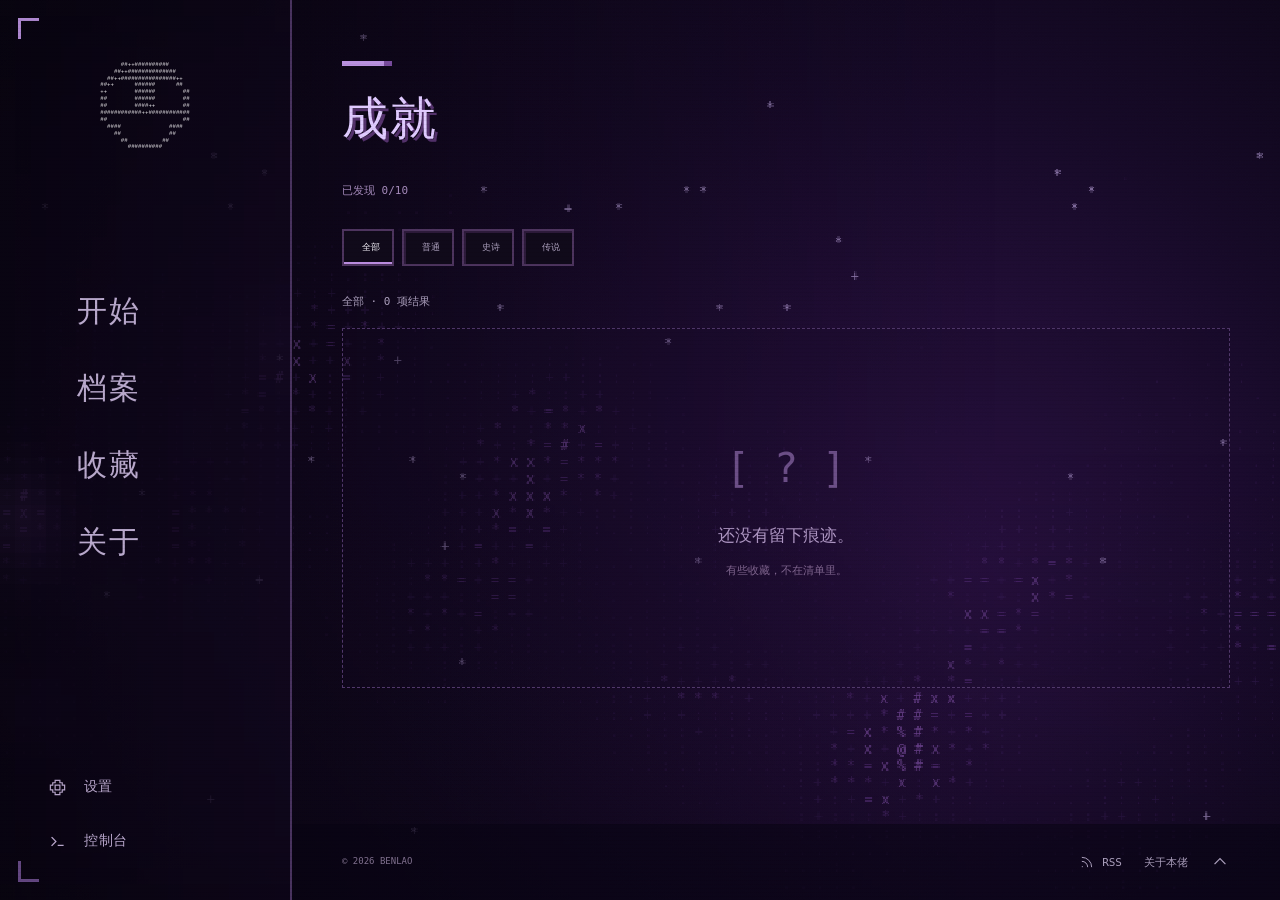
<file: achievements/index.html>
<!DOCTYPE html><html lang="zh-CN" data-motion="full" data-language="zh"><head><meta name="astro-view-transitions-enabled" content="true"><meta name="astro-view-transitions-fallback" content="swap"><script type="module" src="/_astro/ClientRouter.astro_astro_type_script_index_0_lang.C2j_ZdXg.js"></script><meta charset="UTF-8"><meta name="viewport" content="width=device-width, initial-scale=1"><meta name="theme-color" content="#09080d"><title>成就 · 本佬</title><meta name="description" content="奇珍收藏代理人"><meta name="author" content="本佬"><link rel="canonical" href="https://benla0.github.io/achievements/"><meta property="og:title" content="成就 · 本佬"><meta property="og:description" content="奇珍收藏代理人"><meta property="og:type" content="website"><meta property="og:url" content="https://benla0.github.io/achievements/"><meta property="og:image" content="https://benla0.github.io/images/social-card.png"><meta name="twitter:card" content="summary_large_image"><meta name="robots" content="noindex, nofollow"><link rel="icon" type="image/svg+xml" href="/favicon.svg"><link rel="alternate" type="application/rss+xml" title="本佬 BENLAO" href="/rss.xml"><link rel="sitemap" href="/sitemap-index.xml"><link rel="preload" href="/fonts/benlao-pixel.b07589f7346e.woff2" as="font" type="font/woff2" crossorigin><script>(function(){const pageTitle = "成就 · 本佬";
const englishTitle = "Achievements · BENLAO";

      const root = document.documentElement;
      root.dataset.js = 'true';
      root.dataset.initialLoad ||= 'loading';
      try {
        const choice = localStorage.getItem('benlao-motion');
        root.dataset.motion = choice === 'reduced' || (!choice && matchMedia('(prefers-reduced-motion: reduce)').matches) ? 'reduced' : 'full';
        root.dataset.language = localStorage.getItem('benlao-language') === 'en' ? 'en' : 'zh';
        const quality = localStorage.getItem('benlao-quality');
        root.dataset.quality = quality === 'high' || quality === 'low' ? quality : 'auto';
      } catch { root.dataset.motion = matchMedia('(prefers-reduced-motion: reduce)').matches ? 'reduced' : 'full'; }
      root.lang = root.dataset.language === 'en' ? 'en' : 'zh-CN';
      document.title = root.dataset.language === 'en' ? englishTitle : pageTitle;
    })();</script><link rel="stylesheet" href="/_astro/BaseLayout.BYTqUSwI.css"></head><body id="top" data-title-zh="成就 · 本佬" data-title-en="Achievements · BENLAO" data-blog-api="https://blog-api.benlao.top" data-turnstile-key data-friendlink-verification-provider="self-hosted"><div class="void-loader" data-void-loader role="status" aria-label="正在加载网站" data-aria-en="Loading website" aria-live="polite" data-no-text-decode><pre class="void-loader-fallback" aria-hidden="true">        :|:        
       &lt;#|#&gt;       
      /##|##\      
       &lt;#|#&gt;       
        :|:        </pre><canvas data-void-canvas aria-hidden="true"></canvas><div class="void-loader-status"><p><span data-ui-text><span data-language-text="zh">正在穿过虚空</span><span data-language-text="en" lang="en">CROSSING THE VOID</span></span> <span data-void-percent aria-hidden="true">0%</span></p><span class="void-loader-meter" aria-hidden="true"><i></i></span><button type="button" class="void-loader-skip" data-void-skip hidden><span data-ui-text><span data-language-text="zh">直接进入网站</span><span data-language-text="en" lang="en">ENTER WEBSITE</span></span></button></div></div><script>
  // A failed loader module must never leave the document covered forever.
  window.setTimeout(() => {
    const loader = document.querySelector('[data-void-loader]');
    if (loader && !loader.hasAttribute('data-loader-mounted')) {
      document.documentElement.dataset.initialLoad = 'complete';
      loader.remove();
    }
  }, 15000);
</script><script type="module" src="/_astro/VoidLoader.astro_astro_type_script_index_0_lang.DA_737BB.js"></script><div class="game-background" data-game-background data-background-state="static" aria-hidden="true"><svg class="nebula-fallback" viewBox="0 0 1024 640" preserveAspectRatio="xMidYMid slice"><defs><radialGradient id="nebula-ink" gradientUnits="userSpaceOnUse" cx="604.16" cy="345.6" r="665.6" fx="747.52" fy="403.2"><stop stop-color="#2d1246"></stop><stop offset=".5" stop-color="#160a27"></stop><stop offset="1" stop-color="#07040e"></stop></radialGradient></defs><path fill="url(#nebula-ink)" d="M0 0h1024v640H0z"></path><g font-family="Consolas,monospace" font-size="10" dominant-baseline="text-before-edge"><text x="972.3 312.5 13.0 13.2 601.4 205.8 949.8 241.9 805.9 398.0 542.0 554.0 830.0 86.0 218.0 458.0 494.0 818.0 649.9 661.7 409.4 565.4 613.4 529.0 252.8 336.8 923.5 275.3 347.3 671.3 383.0 815.0 154.8 1018.8 370.3 550.2 838.2 238.1 130.0 382.1 1006.7 203.7 911.9 348.2" y="12 24 48 60 72 108 108 120 120 132 132 132 132 144 144 144 144 144 168 192 216 216 216 240 252 252 312 324 324 324 336 336 348 348 384 396 396 408 420 468 516 564 576 588" fill="#dac0ff" opacity="0.625">***+***********+***+*****+********+**+**+++*</text><text x="853.9 338.0 374.0 302.0 314.0 338.0 374.0 302.0 314.0 326.0 338.0 362.0 181.9 265.9 277.9 289.9 349.9 373.9 133.9 181.9 193.9 205.9 253.9 301.9 109.7 157.7 241.7 277.7 349.7 121.6 205.6 229.6 253.6 361.6 97.4 169.4 349.4 361.4 97.2 1021.2 193.0 349.0 445.0 457.0 493.0 709.0 997.0 1009.0 72.8 96.8 384.8 396.8 408.8 432.8 456.8 516.8 912.8 924.8 936.8 1020.8 72.6 156.6 180.6 504.6 516.6 936.6 984.6 84.3 156.3 180.3 192.3 384.3 540.3 852.3 924.3 948.3 336.0 384.0 516.0 540.0 840.0 912.0 960.0 23.8 35.8 347.8 527.8 539.8 575.8 599.8 611.8 719.8 935.8 -0.5 323.5 359.5 587.5 839.5 935.5 299.3 551.3 647.3 791.3 803.3 863.3 911.3 923.3 155.0 263.0 515.0 623.0 647.0 803.0 827.0 875.0 887.0 947.0 250.8 358.8 514.8 646.8 658.8 754.8 922.8 994.8 286.6 358.6 514.6 526.6 646.6 898.6 994.6 286.4 490.4 658.4 718.4 730.4 946.4 958.4 982.4 298.3 478.3 646.3 670.3 718.3 922.3 934.3 994.3 310.2 574.2 682.2 898.2 298.1 538.1 574.1 586.1 598.1 622.1 634.1 682.1 874.1 886.1 262.0 562.0 610.0 670.0 694.0 850.0 874.0 1018.0 70.0 82.0 250.0 286.0 538.0 586.0 598.0 682.0 82.0 94.0 214.0 226.0 286.0 310.0 586.0 634.0 670.0 70.1 130.1 310.1 622.1 634.1 646.1 826.1 850.1 874.1 1018.1 70.1 106.1 118.1 298.1 802.1 838.1 70.2 82.2 106.2 322.2 406.2 478.2 994.2 58.4 70.4 118.4 322.4 334.4 454.4 874.4 46.5 70.5 82.5 94.5 130.5 478.5 778.5 874.5 82.7 94.7 502.7 886.7 10.9 94.9 118.9 490.9 586.9 826.9 850.9 958.9 23.2 47.2 107.2 503.2 515.2 599.2 803.2 815.2 827.2 863.2 59.4 95.4 539.4 539.7 551.7 563.7 755.7 791.7 815.7 923.7 755.9 803.9 744.2 804.2 720.4 780.4 804.4 696.7 792.7 852.7 648.9 660.9 864.9 601.1 649.1 661.1 805.1 817.1 841.1 853.1" y="120 132 132 144 144 144 144 156 156 156 156 156 168 168 168 168 168 168 180 180 180 180 180 180 192 192 192 192 192 204 204 204 204 204 216 216 216 216 228 228 240 240 240 240 240 240 240 240 252 252 252 252 252 252 252 252 252 252 252 252 264 264 264 264 264 264 264 276 276 276 276 276 276 276 276 276 288 288 288 288 288 288 288 300 300 300 300 300 300 300 300 300 300 312 312 312 312 312 312 324 324 324 324 324 324 324 324 336 336 336 336 336 336 336 336 336 336 348 348 348 348 348 348 348 348 360 360 360 360 360 360 360 372 372 372 372 372 372 372 372 384 384 384 384 384 384 384 384 396 396 396 396 408 408 408 408 408 408 408 408 408 408 420 420 420 420 420 420 420 420 432 432 432 432 432 432 432 432 444 444 444 444 444 444 444 444 444 456 456 456 456 456 456 456 456 456 456 468 468 468 468 468 468 480 480 480 480 480 480 480 492 492 492 492 492 492 492 504 504 504 504 504 504 504 504 516 516 516 516 528 528 528 528 528 528 528 528 540 540 540 540 540 540 540 540 540 540 552 552 552 564 564 564 564 564 564 564 576 576 588 588 600 600 600 612 612 612 624 624 624 636 636 636 636 636 636 636" fill="#4e2b75" opacity="0.1875">.....................................................................................................................................................................................................................................................................................</text><text x="350.0 350.0 301.9 313.9 325.9 145.9 265.9 277.9 313.9 325.9 337.9 133.7 145.7 169.7 181.7 253.7 265.7 289.7 301.7 313.7 325.7 337.7 133.6 145.6 157.6 169.6 181.6 193.6 217.6 241.6 301.6 325.6 337.6 349.6 121.4 181.4 193.4 205.4 229.4 241.4 253.4 265.4 325.4 85.2 109.2 145.2 157.2 181.2 193.2 205.2 217.2 253.2 349.2 97.0 109.0 121.0 133.0 145.0 157.0 169.0 181.0 205.0 229.0 313.0 361.0 1021.0 108.8 120.8 132.8 144.8 156.8 168.8 180.8 192.8 204.8 228.8 348.8 372.8 420.8 444.8 468.8 480.8 504.8 984.8 996.8 1008.8 84.6 96.6 144.6 168.6 192.6 204.6 348.6 360.6 372.6 384.6 396.6 408.6 420.6 468.6 492.6 876.6 996.6 1008.6 72.3 96.3 120.3 132.3 144.3 168.3 204.3 336.3 348.3 372.3 396.3 492.3 504.3 516.3 528.3 888.3 912.3 972.3 984.3 996.3 48.0 60.0 72.0 108.0 120.0 132.0 144.0 156.0 168.0 180.0 192.0 204.0 216.0 324.0 348.0 360.0 372.0 396.0 408.0 504.0 864.0 876.0 900.0 972.0 984.0 47.8 83.8 95.8 119.8 131.8 143.8 155.8 167.8 179.8 191.8 203.8 311.8 323.8 335.8 359.8 371.8 383.8 491.8 851.8 863.8 875.8 887.8 947.8 959.8 971.8 1019.8 23.5 35.5 59.5 83.5 119.5 143.5 155.5 167.5 179.5 203.5 275.5 287.5 299.5 371.5 383.5 527.5 539.5 551.5 575.5 599.5 611.5 623.5 863.5 875.5 959.5 971.5 983.5 -0.7 11.3 23.3 155.3 239.3 251.3 263.3 287.3 371.3 503.3 515.3 527.3 539.3 563.3 575.3 587.3 599.3 611.3 623.3 827.3 839.3 851.3 875.3 887.3 947.3 959.3 971.3 983.3 995.3 11.0 131.0 143.0 191.0 203.0 239.0 251.0 371.0 503.0 527.0 539.0 551.0 575.0 611.0 635.0 779.0 791.0 839.0 851.0 863.0 959.0 971.0 983.0 1007.0 130.8 214.8 226.8 370.8 502.8 526.8 538.8 586.8 598.8 610.8 634.8 778.8 790.8 802.8 826.8 838.8 850.8 862.8 946.8 958.8 970.8 982.8 1006.8 130.6 142.6 166.6 250.6 262.6 274.6 490.6 502.6 538.6 610.6 622.6 634.6 742.6 754.6 778.6 790.6 802.6 826.6 838.6 850.6 862.6 874.6 958.6 970.6 1006.6 1018.6 -1.6 106.4 154.4 202.4 250.4 262.4 274.4 346.4 358.4 370.4 466.4 502.4 514.4 526.4 622.4 634.4 646.4 670.4 742.4 754.4 826.4 850.4 862.4 874.4 898.4 922.4 934.4 970.4 1018.4 -1.7 94.3 118.3 142.3 250.3 262.3 274.3 286.3 334.3 346.3 358.3 454.3 502.3 514.3 526.3 538.3 550.3 574.3 586.3 598.3 610.3 622.3 634.3 658.3 730.3 742.3 838.3 850.3 874.3 886.3 898.3 910.3 946.3 958.3 970.3 1006.3 1018.3 106.2 118.2 130.2 154.2 238.2 250.2 262.2 274.2 334.2 466.2 478.2 490.2 502.2 514.2 526.2 538.2 562.2 586.2 598.2 610.2 622.2 634.2 646.2 658.2 706.2 718.2 730.2 742.2 862.2 874.2 886.2 910.2 922.2 958.2 970.2 1006.2 1018.2 82.1 94.1 106.1 118.1 226.1 250.1 322.1 334.1 442.1 454.1 466.1 478.1 490.1 502.1 514.1 526.1 550.1 562.1 610.1 646.1 694.1 706.1 838.1 850.1 862.1 922.1 970.1 982.1 994.1 1018.1 58.0 70.0 82.0 94.0 106.0 118.0 142.0 166.0 190.0 202.0 226.0 238.0 250.0 322.0 430.0 442.0 454.0 466.0 490.0 514.0 526.0 538.0 550.0 634.0 682.0 706.0 838.0 862.0 886.0 1006.0 106.0 118.0 130.0 142.0 154.0 166.0 178.0 190.0 214.0 226.0 238.0 298.0 322.0 334.0 442.0 454.0 466.0 478.0 490.0 502.0 514.0 526.0 550.0 574.0 622.0 634.0 646.0 658.0 694.0 706.0 718.0 826.0 838.0 850.0 862.0 874.0 898.0 46.0 58.0 70.0 118.0 130.0 142.0 166.0 178.0 298.0 322.0 382.0 418.0 442.0 466.0 478.0 490.0 514.0 538.0 562.0 574.0 622.0 658.0 682.0 694.0 802.0 814.0 838.0 850.0 862.0 874.0 922.0 970.0 994.0 1006.0 1018.0 46.1 58.1 94.1 106.1 322.1 406.1 418.1 430.1 442.1 454.1 466.1 478.1 490.1 514.1 550.1 574.1 586.1 598.1 610.1 658.1 670.1 682.1 694.1 790.1 802.1 814.1 838.1 862.1 898.1 982.1 1006.1 34.1 46.1 322.1 334.1 358.1 370.1 394.1 406.1 418.1 430.1 442.1 454.1 466.1 478.1 502.1 514.1 550.1 610.1 622.1 634.1 646.1 658.1 670.1 814.1 826.1 850.1 874.1 886.1 898.1 922.1 934.1 958.1 982.1 994.1 1006.1 34.2 46.2 58.2 94.2 334.2 346.2 358.2 370.2 382.2 394.2 418.2 454.2 490.2 502.2 586.2 598.2 610.2 622.2 634.2 646.2 754.2 790.2 802.2 886.2 910.2 958.2 970.2 982.2 22.4 34.4 82.4 94.4 106.4 358.4 370.4 466.4 478.4 502.4 526.4 574.4 598.4 622.4 634.4 790.4 886.4 910.4 922.4 946.4 958.4 970.4 994.4 22.5 34.5 106.5 490.5 502.5 586.5 610.5 622.5 790.5 922.5 934.5 946.5 958.5 10.7 34.7 70.7 106.7 118.7 490.7 514.7 562.7 586.7 598.7 610.7 622.7 634.7 766.7 778.7 790.7 898.7 910.7 922.7 934.7 946.7 958.7 34.9 58.9 70.9 82.9 514.9 526.9 538.9 550.9 562.9 574.9 598.9 610.9 622.9 634.9 778.9 862.9 874.9 886.9 898.9 910.9 922.9 934.9 -0.8 527.2 539.2 551.2 563.2 575.2 587.2 611.2 635.2 755.2 767.2 779.2 839.2 851.2 875.2 887.2 899.2 911.2 923.2 935.2 527.4 599.4 611.4 767.4 779.4 803.4 815.4 827.4 839.4 875.4 899.4 923.4 611.7 623.7 647.7 731.7 743.7 767.7 803.7 827.7 887.7 899.7 911.7 659.9 707.9 731.9 743.9 767.9 791.9 815.9 875.9 899.9 923.9 624.2 636.2 660.2 672.2 696.2 708.2 720.2 732.2 792.2 852.2 876.2 900.2 912.2 612.4 624.4 636.4 648.4 660.4 672.4 684.4 816.4 840.4 876.4 888.4 900.4 612.7 624.7 636.7 648.7 660.7 684.7 804.7 816.7 828.7 840.7 864.7 876.7 888.7 612.9 624.9 636.9 804.9 816.9 828.9 840.9 852.9 876.9 888.9 637.1" y="144 156 168 168 168 180 180 180 180 180 180 192 192 192 192 192 192 192 192 192 192 192 204 204 204 204 204 204 204 204 204 204 204 204 216 216 216 216 216 216 216 216 216 228 228 228 228 228 228 228 228 228 228 240 240 240 240 240 240 240 240 240 240 240 240 240 252 252 252 252 252 252 252 252 252 252 252 252 252 252 252 252 252 252 252 252 264 264 264 264 264 264 264 264 264 264 264 264 264 264 264 264 264 264 276 276 276 276 276 276 276 276 276 276 276 276 276 276 276 276 276 276 276 276 288 288 288 288 288 288 288 288 288 288 288 288 288 288 288 288 288 288 288 288 288 288 288 288 288 300 300 300 300 300 300 300 300 300 300 300 300 300 300 300 300 300 300 300 300 300 300 300 300 300 300 312 312 312 312 312 312 312 312 312 312 312 312 312 312 312 312 312 312 312 312 312 312 312 312 312 312 312 324 324 324 324 324 324 324 324 324 324 324 324 324 324 324 324 324 324 324 324 324 324 324 324 324 324 324 324 324 336 336 336 336 336 336 336 336 336 336 336 336 336 336 336 336 336 336 336 336 336 336 336 336 348 348 348 348 348 348 348 348 348 348 348 348 348 348 348 348 348 348 348 348 348 348 348 360 360 360 360 360 360 360 360 360 360 360 360 360 360 360 360 360 360 360 360 360 360 360 360 360 360 372 372 372 372 372 372 372 372 372 372 372 372 372 372 372 372 372 372 372 372 372 372 372 372 372 372 372 372 372 384 384 384 384 384 384 384 384 384 384 384 384 384 384 384 384 384 384 384 384 384 384 384 384 384 384 384 384 384 384 384 384 384 384 384 384 384 396 396 396 396 396 396 396 396 396 396 396 396 396 396 396 396 396 396 396 396 396 396 396 396 396 396 396 396 396 396 396 396 396 396 396 396 396 408 408 408 408 408 408 408 408 408 408 408 408 408 408 408 408 408 408 408 408 408 408 408 408 408 408 408 408 408 408 420 420 420 420 420 420 420 420 420 420 420 420 420 420 420 420 420 420 420 420 420 420 420 420 420 420 420 420 420 420 432 432 432 432 432 432 432 432 432 432 432 432 432 432 432 432 432 432 432 432 432 432 432 432 432 432 432 432 432 432 432 432 432 432 432 432 432 444 444 444 444 444 444 444 444 444 444 444 444 444 444 444 444 444 444 444 444 444 444 444 444 444 444 444 444 444 444 444 444 444 444 444 456 456 456 456 456 456 456 456 456 456 456 456 456 456 456 456 456 456 456 456 456 456 456 456 456 456 456 456 456 456 456 468 468 468 468 468 468 468 468 468 468 468 468 468 468 468 468 468 468 468 468 468 468 468 468 468 468 468 468 468 468 468 468 468 468 468 480 480 480 480 480 480 480 480 480 480 480 480 480 480 480 480 480 480 480 480 480 480 480 480 480 480 480 480 492 492 492 492 492 492 492 492 492 492 492 492 492 492 492 492 492 492 492 492 492 492 492 504 504 504 504 504 504 504 504 504 504 504 504 504 516 516 516 516 516 516 516 516 516 516 516 516 516 516 516 516 516 516 516 516 516 516 528 528 528 528 528 528 528 528 528 528 528 528 528 528 528 528 528 528 528 528 528 528 540 540 540 540 540 540 540 540 540 540 540 540 540 540 540 540 540 540 540 540 552 552 552 552 552 552 552 552 552 552 552 552 564 564 564 564 564 564 564 564 564 564 564 576 576 576 576 576 576 576 576 576 576 588 588 588 588 588 588 588 588 588 588 588 588 588 600 600 600 600 600 600 600 600 600 600 600 600 612 612 612 612 612 612 612 612 612 612 612 612 612 624 624 624 624 624 624 624 624 624 624 636" fill="#4e2b75" opacity="0.25">...:...:::...:...:.:::..::.:..::::.::..::::.::...:.::..:::...:::..::::::..:::..:::......:.:::....::::..:...::.....:.::.....:..:::::...:::.:....:....::..::.:::.:.:..:::......::.:::::..:::::.::........:....:::::..:::.::..........::.:::::::::....::......::::.:.::..::.:.::.:::..::.:.:...::.....::.::.:......:.::.:..:::::.::....:::......:::..:..:..:..::..::.::.::::.....:...::::.:..::....:.::..:.:...:::.::::::..::.:.:.:::..........::...::.:.........::..::::...::...:..::.:::::.:....::..:...:.:.....:::::...:::........::....::.:..:::...:.:::......:.::..:::.:...:...::.....:.:::..::::.....:::.::.:.....:.:::.:........:.....::::.:::..:.::::........:::..:..:.:...:..:.::..::.::.....:::.::.:..::.:......:.:.:::.:::.:.::..::.::...::...:..:.:....:...::::..::::...:..:::...::..::...:...:::........:.......:....:..:........:...</text><text x="265.6 277.6 313.6 133.4 145.4 157.4 289.4 301.4 313.4 337.4 121.2 133.2 169.2 229.2 241.2 301.2 337.2 217.0 241.0 253.0 337.0 216.8 312.8 108.6 120.6 132.6 216.6 288.6 312.6 336.6 432.6 444.6 456.6 480.6 1020.6 108.3 252.3 288.3 300.3 312.3 408.3 420.3 444.3 456.3 1008.3 1020.3 84.0 96.0 252.0 288.0 300.0 312.0 432.0 996.0 59.8 71.8 107.8 239.8 251.8 275.8 299.8 395.8 419.8 431.8 479.8 503.8 515.8 983.8 1007.8 47.5 95.5 131.5 191.5 215.5 239.5 251.5 263.5 407.5 419.5 467.5 503.5 515.5 35.3 71.3 107.3 119.3 131.3 167.3 179.3 191.3 215.3 383.3 1019.3 -1.0 23.0 47.0 59.0 95.0 107.0 119.0 167.0 179.0 215.0 227.0 407.0 563.0 587.0 599.0 995.0 1019.0 -1.2 58.8 106.8 118.8 142.8 166.8 238.8 382.8 394.8 466.8 550.8 562.8 574.8 622.8 814.8 -1.4 94.6 118.6 154.6 238.6 370.6 382.6 394.6 454.6 466.6 478.6 550.6 586.6 598.6 766.6 814.6 118.4 130.4 142.4 166.4 226.4 238.4 382.4 430.4 454.4 478.4 538.4 550.4 562.4 586.4 598.4 610.4 766.4 778.4 790.4 802.4 838.4 70.3 106.3 130.3 154.3 166.3 202.3 214.3 238.3 382.3 406.3 418.3 466.3 562.3 778.3 790.3 814.3 826.3 -1.8 94.2 178.2 358.2 382.2 430.2 442.2 454.2 778.2 826.2 850.2 934.2 946.2 982.2 994.2 34.1 70.1 130.1 142.1 166.1 190.1 214.1 346.1 430.1 718.1 766.1 802.1 826.1 898.1 910.1 934.1 946.1 958.1 1006.1 10.0 154.0 178.0 214.0 334.0 346.0 358.0 382.0 394.0 718.0 742.0 754.0 778.0 898.0 910.0 922.0 970.0 982.0 994.0 -2.0 34.0 46.0 58.0 358.0 382.0 406.0 430.0 730.0 802.0 814.0 886.0 922.0 970.0 994.0 1006.0 1018.0 22.0 34.0 334.0 370.0 430.0 502.0 526.0 550.0 706.0 790.0 826.0 886.0 898.0 946.0 958.0 982.0 34.1 334.1 346.1 358.1 382.1 502.1 526.1 562.1 706.1 718.1 730.1 766.1 778.1 886.1 910.1 922.1 946.1 994.1 -1.9 10.1 22.1 346.1 490.1 526.1 538.1 574.1 586.1 598.1 682.1 706.1 718.1 790.1 910.1 946.1 -1.8 22.2 562.2 658.2 682.2 694.2 718.2 766.2 778.2 898.2 922.2 -1.6 490.4 514.4 610.4 646.4 670.4 766.4 778.4 934.4 10.5 526.5 538.5 550.5 562.5 574.5 598.5 634.5 646.5 670.5 766.5 526.7 538.7 550.7 574.7 646.7 730.7 -1.1 658.9 766.9 623.2 731.2 623.4 683.4 707.4 755.4 851.4 863.4 887.4 911.4 659.7 695.7 719.7 839.7 851.7 863.7 875.7 623.9 635.9 647.9 671.9 719.9 827.9 839.9 863.9 887.9 648.2 684.2 816.2 828.2 840.2 864.2 888.2 828.4 852.4 864.4" y="204 204 204 216 216 216 216 216 216 216 228 228 228 228 228 228 228 240 240 240 240 252 252 264 264 264 264 264 264 264 264 264 264 264 264 276 276 276 276 276 276 276 276 276 276 276 288 288 288 288 288 288 288 288 300 300 300 300 300 300 300 300 300 300 300 300 300 300 300 312 312 312 312 312 312 312 312 312 312 312 312 312 324 324 324 324 324 324 324 324 324 324 324 336 336 336 336 336 336 336 336 336 336 336 336 336 336 336 336 336 348 348 348 348 348 348 348 348 348 348 348 348 348 348 348 360 360 360 360 360 360 360 360 360 360 360 360 360 360 360 360 372 372 372 372 372 372 372 372 372 372 372 372 372 372 372 372 372 372 372 372 372 384 384 384 384 384 384 384 384 384 384 384 384 384 384 384 384 384 396 396 396 396 396 396 396 396 396 396 396 396 396 396 396 408 408 408 408 408 408 408 408 408 408 408 408 408 408 408 408 408 408 408 420 420 420 420 420 420 420 420 420 420 420 420 420 420 420 420 420 420 420 432 432 432 432 432 432 432 432 432 432 432 432 432 432 432 432 432 444 444 444 444 444 444 444 444 444 444 444 444 444 444 444 444 456 456 456 456 456 456 456 456 456 456 456 456 456 456 456 456 456 456 468 468 468 468 468 468 468 468 468 468 468 468 468 468 468 468 480 480 480 480 480 480 480 480 480 480 480 492 492 492 492 492 492 492 492 492 504 504 504 504 504 504 504 504 504 504 504 516 516 516 516 516 516 528 528 528 540 540 552 552 552 552 552 552 552 552 564 564 564 564 564 564 564 576 576 576 576 576 576 576 576 576 588 588 588 588 588 588 588 600 600 600" fill="#4e2b75" opacity="0.3125">+:::::+++::::::++:++:::::::::::++:+::::::+::+:::++:++::+:++::+:::+::++::::++++:+:::+::::++++::+++::++++++::::::++::::++::+:::+:::++++++:::+:+::+:+++++:::++:+++:+:::++::::+++::::+:+:++::++++:::::++::::::++++:::+:+::+:::++::::::++::::+:+:++:+::::++:::::::::::++:+::::::++:::++::++++++:+:+::+::++:::++:::+:++::+::::+::++::::+::::++++::+:++:+::::+::++::+++:::+:+::::+::::::::::::</text><text x="289.6 265.2 325.2 277.0 301.0 276.8 288.8 228.6 264.6 324.6 216.3 276.3 324.3 468.3 480.3 264.0 468.0 492.0 1008.0 215.8 263.8 287.8 995.8 71.5 107.5 227.5 491.5 995.5 1019.5 95.3 203.3 227.3 395.3 1007.3 395.0 419.0 443.0 491.0 178.8 490.8 46.6 106.6 562.6 574.6 214.4 394.4 574.4 814.4 10.3 82.3 442.3 754.3 766.3 802.3 70.2 82.2 142.2 214.2 226.2 346.2 370.2 394.2 418.2 -1.9 154.1 178.1 202.1 394.1 730.1 370.0 766.0 826.0 946.0 958.0 22.0 418.0 982.0 10.0 346.0 394.0 718.0 730.0 742.0 910.0 370.1 394.1 538.1 754.1 970.1 562.1 694.1 754.1 778.1 970.1 514.2 538.2 550.2 670.2 934.2 946.2 586.4 694.4 742.4 754.4 -1.5 514.5 658.5 730.5 754.5 -1.3 754.7 682.9 742.9 635.4 743.4 635.7 695.9 851.9" y="204 228 228 240 240 252 252 264 264 264 276 276 276 276 276 288 288 288 288 300 300 300 300 312 312 312 312 312 312 324 324 324 324 324 336 336 336 336 348 348 360 360 360 360 372 372 372 372 384 384 384 384 384 384 396 396 396 396 396 396 396 396 396 408 408 408 408 408 408 420 420 420 420 420 432 432 432 444 444 444 444 444 444 444 456 456 456 456 456 468 468 468 468 468 480 480 480 480 480 480 492 492 492 492 504 504 504 504 504 516 516 528 528 552 552 564 576 576" fill="#4e2b75" opacity="0.375">++++++++++++++++++++++++++++++++++++++++++++++++++++++++++++++++++++++++++++++++++++++++++++++++++++++++++++++++++++++</text><text x="277.4 277.2 313.2 240.8 228.3 228.0 420.0 480.0 1020.0 227.8 407.8 455.8 431.5 1007.5 467.3 35.0 71.0 467.0 479.0 22.8 454.8 22.6 58.6 178.6 190.6 214.6 442.6 10.4 82.4 178.4 22.3 190.3 430.3 166.2 754.2 814.2 10.1 22.1 46.1 358.1 370.1 418.1 742.1 754.1 22.0 34.0 418.0 802.0 814.0 10.0 370.0 778.0 910.0 934.0 754.0 766.0 778.0 22.1 742.1 934.1 958.1 10.2 574.2 706.2 730.2 538.4 550.4 562.4 682.5 742.5 682.7 718.7 646.9 730.9 659.2 671.2 647.4 659.4 707.7 683.9" y="216 228 228 252 276 288 288 288 288 300 300 300 312 312 324 336 336 336 336 348 348 360 360 360 360 360 360 372 372 372 384 384 384 396 396 396 408 408 408 408 408 408 408 408 420 420 420 420 420 432 432 432 432 432 444 444 444 456 456 456 456 480 480 480 480 492 492 492 504 504 516 516 528 528 540 540 552 552 564 576" fill="#824ab4" opacity="0.4375">*****=*********=***=**==*****=**=***=*=**===**=*=****===**=*==*******=*****=****</text><text x="289.2 289.0 240.6 300.6 240.3 444.0 443.5 479.5 455.3 455.0 34.6 82.6 70.4 418.4 442.4 34.3 58.3 178.3 394.3 10.2 802.2 382.1 406.1 778.1 -2.0 406.0 394.0 766.0 790.0 946.0 958.0 -1.9 10.1 742.2 718.5 658.7 719.2 671.7" y="228 240 264 264 276 288 312 312 324 336 360 360 372 372 372 384 384 384 384 396 396 408 408 408 420 420 432 432 432 432 432 456 456 480 504 516 540 564" fill="#824ab4" opacity="0.5">======================================</text><text x="265.0 264.8 276.6 467.8 419.3 431.0 418.8 430.8 442.8 70.6 430.6 22.4 46.3 22.2 790.1 742.0 -2.0 682.4 706.4 718.4 670.7 670.9 718.9 683.2 695.4 719.4 683.7" y="240 252 264 300 324 336 348 348 348 360 360 372 384 396 408 432 444 492 492 492 516 528 528 540 552 552 564" fill="#ac6edd" opacity="0.5625">xxxxxxxxxxxx#xxxxx#xxxxxxxx</text><text x="325.0 324.8 264.3 432.3 240.0 276.0 456.0 443.8 395.5 47.3 59.3 83.3 407.3 443.3 479.3 491.3 83.0 10.8 82.8 94.8 190.8 202.8 406.8 478.8 10.6 202.6 226.6 418.6 34.4 58.4 94.4 190.4 406.4 226.3 34.2 46.2 58.2 190.2 202.2 406.2 766.2 790.2 58.1 814.1 46.0 730.0 934.0 346.0 358.0 406.0 934.0 742.1 766.1 526.2 10.4 658.4 742.7 754.9 647.2 743.2 671.4 731.4" y="240 252 276 276 288 288 288 300 312 324 324 324 324 324 324 324 336 348 348 348 348 348 348 348 360 360 360 360 372 372 372 372 372 384 396 396 396 396 396 396 396 396 408 408 420 420 420 432 444 444 444 468 468 480 492 492 516 528 540 540 552 552" fill="#824ab4" opacity="0.375">**************************************************************</text><text x="300.8 431.3 34.8 406.6 46.4 790.0 754.0 730.1 730.4" y="252 324 348 360 372 420 432 468 492" fill="#ac6edd" opacity="0.5">xxxxxxxxx</text><text x="252.6 455.5 46.8 70.8 694.5 706.5 706.7 706.9 707.2" y="264 312 348 348 504 504 516 528 540" fill="#ac6edd" opacity="0.625">#########</text><text x="694.7 694.9 695.2" y="516 528 540" fill="#ac6edd" opacity="0.6875">%@%</text></g></svg><canvas data-nebula-canvas></canvas><div class="site-glitch-overlay" data-glitch-background data-glitch-state="disabled" data-glitch-active="false" aria-hidden="true"><canvas class="site-glitch-canvas" data-glitch-canvas></canvas></div><script type="module" src="/_astro/GlitchBackground.astro_astro_type_script_index_0_lang.DGTf3bj2.js"></script></div><script type="module" src="/_astro/GameBackground.astro_astro_type_script_index_0_lang.B1zMoQFI.js"></script><a class="skip-link" href="#main"><span data-ui-text><span data-language-text="zh">跳到主要内容</span><span data-language-text="en" lang="en">Skip to content</span></span></a><header class="site-header" data-game-menu data-menu-phase="idle"><div class="header-inner"><div class="menu-brand-row"><button type="button" class="brand mask-pet" aria-label="戳一下面具" data-i18n-label="mask.pet" data-mask-pet data-mood="calm" data-anger="0"><span class="ascii-mask-mark brand-ascii" style="--ascii-mask-size:124px" data-ascii-mask data-ascii-mask-state="static" aria-hidden="true"><svg class="ascii-mask-svg" data-ascii-mask-frame viewBox="0 0 216 216" preserveAspectRatio="xMidYMid meet" aria-hidden="true" focusable="false"><text xml:space="preserve" fill="currentColor" font-family="Courier New, monospace" font-size="10"><tspan x="6" y="14">                                  </tspan><tspan x="6" y="26">                                  </tspan><tspan x="6" y="38">          ############++          </tspan><tspan x="6" y="50">        ############++####        </tspan><tspan x="6" y="62">      ############++########      </tspan><tspan x="6" y="74">    ####      ##++##      ##      </tspan><tspan x="6" y="86">    ##        ++####        ##    </tspan><tspan x="6" y="98">    ##        ######        ##    </tspan><tspan x="6" y="110">    ##        ######        ++    </tspan><tspan x="6" y="122">    ####++################++##    </tspan><tspan x="6" y="134">    ##                      ##    </tspan><tspan x="6" y="146">      ####              ####      </tspan><tspan x="6" y="158">        ##              ##        </tspan><tspan x="6" y="170">          ##          ##          </tspan><tspan x="6" y="182">            ####++####            </tspan><tspan x="6" y="194">                                  </tspan><tspan x="6" y="206">                                  </tspan></text></svg></span></button><div class="mobile-actions"><button type="button" class="icon-button settings-trigger mobile-settings" aria-label="打开设置" data-i18n-label="settings.open" aria-controls="settings-dialog"><svg width="20" height="20" viewBox="0 0 24 24" fill="none" stroke="currentColor" stroke-width="1.5" stroke-linecap="square" stroke-linejoin="miter" aria-hidden="true"><path d="M9 3h6v3h3v3h3v6h-3v3h-3v3H9v-3H6v-3H3V9h3V6h3zM9 9h6v6H9z"></path></svg></button><button type="button" class="icon-button mobile-menu-toggle" aria-label="展开导航" data-i18n-label="nav.open" aria-controls="menu-panel" aria-expanded="false"><svg width="20" height="20" viewBox="0 0 24 24" fill="none" stroke="currentColor" stroke-width="1.5" stroke-linecap="square" stroke-linejoin="miter" aria-hidden="true"><path d="M4 7h16M4 12h16M4 17h16"></path></svg></button></div></div><div id="menu-panel" class="menu-panel"><nav id="main-nav" class="main-nav" aria-label="主导航" data-i18n-label="nav.main"><a href="/" aria-label="开始" data-i18n-label="nav.home" data-menu-item><span class="menu-selector" aria-hidden="true">▶</span><span class="menu-label"><span data-ui-text><span data-language-text="zh">开始</span><span data-language-text="en" lang="en">START</span></span></span></a><a href="/posts/" aria-label="档案" data-i18n-label="nav.posts" data-menu-item><span class="menu-selector" aria-hidden="true">▶</span><span class="menu-label"><span data-ui-text><span data-language-text="zh">档案</span><span data-language-text="en" lang="en">ARCHIVE</span></span></span></a><a href="/works/" aria-label="收藏" data-i18n-label="nav.works" data-menu-item><span class="menu-selector" aria-hidden="true">▶</span><span class="menu-label"><span data-ui-text><span data-language-text="zh">收藏</span><span data-language-text="en" lang="en">COLLECTION</span></span></span></a><a href="/achievements/" aria-label="成就" data-i18n-label="nav.achievements" data-menu-item aria-current="page"><span class="menu-selector" aria-hidden="true">▶</span><span class="menu-label"><span data-ui-text><span data-language-text="zh">成就</span><span data-language-text="en" lang="en">ACHIEVEMENTS</span></span></span></a><a href="/about/" aria-label="关于" data-i18n-label="nav.about" data-menu-item><span class="menu-selector" aria-hidden="true">▶</span><span class="menu-label"><span data-ui-text><span data-language-text="zh">关于</span><span data-language-text="en" lang="en">ABOUT</span></span></span></a></nav><div class="menu-bottom"><button type="button" class="settings-trigger menu-utility" aria-label="打开设置" data-i18n-label="settings.open" aria-controls="settings-dialog"><svg width="19" height="19" viewBox="0 0 24 24" fill="none" stroke="currentColor" stroke-width="1.5" stroke-linecap="square" stroke-linejoin="miter" aria-hidden="true"><path d="M9 3h6v3h3v3h3v6h-3v3h-3v3H9v-3H6v-3H3V9h3V6h3zM9 9h6v6H9z"></path></svg><span data-ui-text><span data-language-text="zh">设置</span><span data-language-text="en" lang="en">SETTINGS</span></span></button><button type="button" class="terminal-trigger menu-utility" aria-controls="terminal-dialog" aria-label="打开导航控制台" data-i18n-label="terminal.open"><svg width="19" height="19" viewBox="0 0 24 24" fill="none" stroke="currentColor" stroke-width="1.5" stroke-linecap="square" stroke-linejoin="miter" aria-hidden="true"><path d="m5 7 5 5-5 5m8 0h6"></path></svg><span data-ui-text><span data-language-text="zh">控制台</span><span data-language-text="en" lang="en">CONSOLE</span></span></button></div></div></div></header><button type="button" class="menu-scrim" aria-label="关闭导航" data-i18n-label="nav.dismiss" tabindex="-1" hidden></button><div class="game-screen" data-game-screen data-screen-phase="idle"><main id="main" tabindex="-1" data-page-path="/achievements/"><div class="page-heading container"><h1><span data-ui-text><span data-language-text="zh">成就</span><span data-language-text="en" lang="en">ACHIEVEMENTS</span></span></h1></div><section class="achievements-section container catalog-section" data-achievements-page data-no-text-decode><p class="achievement-counter" data-achievement-count></p><div class="filter-tabs achievement-filters" aria-label="按成就稀有度筛选" data-aria-en="Filter achievements by rarity"><button type="button" data-achievement-filter="all" aria-pressed="true"><span data-ui-text><span data-language-text="zh">全部</span><span data-language-text="en" lang="en">ALL</span></span></button><button type="button" data-achievement-filter="common" aria-pressed="false"><span data-ui-text><span data-language-text="zh">普通</span><span data-language-text="en" lang="en">COMMON</span></span></button><button type="button" data-achievement-filter="epic" aria-pressed="false"><span data-ui-text><span data-language-text="zh">史诗</span><span data-language-text="en" lang="en">EPIC</span></span></button><button type="button" data-achievement-filter="legendary" aria-pressed="false"><span data-ui-text><span data-language-text="zh">传说</span><span data-language-text="en" lang="en">LEGENDARY</span></span></button></div><div class="collection-gallery collection-catalog" data-achievement-gallery></div><div class="achievement-empty" data-achievement-empty><span aria-hidden="true">[ ? ]</span><p><span data-ui-text><span data-language-text="zh">还没有留下痕迹。</span><span data-language-text="en" lang="en">NO TRACE LEFT YET.</span></span></p><small><span data-ui-text><span data-language-text="zh">有些收藏，不在清单里。</span><span data-language-text="en" lang="en">Some things never appear on the list.</span></span></small></div><noscript><p>启用 JavaScript 后，可以查看此浏览器保存的成就。</p></noscript></section><dialog class="collection-dialog achievement-dialog" data-card-dialog aria-labelledby="card-dialog-title" data-no-text-decode><div class="card-dialog-position" data-card-position><div class="card-dialog-flip" data-card-flip><div class="card-dialog-front" aria-hidden="true"><img alt="" data-card-front-image data-no-pixel-load><span data-card-front-title></span></div><div class="card-dialog-back"><div class="card-dialog-top"><span class="mono" data-card-label></span><button class="icon-button card-dialog-close" type="button" data-card-close aria-label="收起卡片" data-aria-en="Close card"><svg width="20" height="20" viewBox="0 0 24 24" fill="none" stroke="currentColor" stroke-width="1.5" stroke-linecap="square" stroke-linejoin="miter" aria-hidden="true"><path d="m6 6 12 12M18 6 6 18"></path></svg></button></div><div class="card-dialog-copy"><img class="card-dialog-illustration" alt="" data-card-back-image data-no-pixel-load><div class="card-dialog-text"><span class="card-dialog-index mono" data-card-index></span><h2 id="card-dialog-title" data-card-title></h2><p data-card-description></p></div></div></div></div></div></dialog></main><footer class="site-footer"><div class="footer-row container"><div class="footer-information"><span class="footer-copyright">© 2026 BENLAO</span></div><div class="footer-links"><a href="/rss.xml"><svg width="16" height="16" viewBox="0 0 24 24" fill="none" stroke="currentColor" stroke-width="1.5" stroke-linecap="square" stroke-linejoin="miter" aria-hidden="true"><path d="M5 11a8 8 0 0 1 8 8M5 5a14 14 0 0 1 14 14M5 19h.01"></path></svg>RSS</a><a href="/about/" data-signal-light-only><span data-ui-text><span data-language-text="zh">关于本佬</span><span data-language-text="en" lang="en">About Benlao</span></span></a><a href="#top" aria-label="返回顶部" data-i18n-label="footer.top"><svg width="20" height="20" viewBox="0 0 24 24" fill="none" stroke="currentColor" stroke-width="1.5" stroke-linecap="square" stroke-linejoin="miter" aria-hidden="true"><path d="m6 14 6-6 6 6"></path></svg></a></div></div></footer></div><div class="screen-texture" aria-hidden="true"></div><dialog id="terminal-dialog" class="terminal-dialog" aria-labelledby="terminal-title" data-no-text-decode><div class="terminal-titlebar"><span id="terminal-title" class="mono">&gt;_ GUEST SHELL</span><code class="terminal-path" data-terminal-location>~/</code><button type="button" class="icon-button terminal-close" aria-label="关闭控制台" data-i18n-label="terminal.close"><svg width="18" height="18" viewBox="0 0 24 24" fill="none" stroke="currentColor" stroke-width="1.5" stroke-linecap="square" stroke-linejoin="miter" aria-hidden="true"><path d="m6 6 12 12M18 6 6 18"></path></svg></button></div><div class="terminal-screen" data-terminal-screen><div id="terminal-output" class="terminal-output" role="log" aria-live="polite" aria-relevant="additions"><p><span data-ui-text><span data-language-text="zh">输入 help 查看可用命令。</span><span data-language-text="en" lang="en">Type help to see available commands.</span></span></p></div><div class="terminal-input-area"><form id="terminal-form" class="terminal-form"><label for="terminal-input" class="mono">guest@benlao:~$</label><input id="terminal-input" name="command" autocomplete="off" autocapitalize="off" spellcheck="false" enterkeyhint="go" maxlength="160" role="combobox" aria-autocomplete="list" aria-expanded="false" aria-controls="terminal-suggestions" aria-describedby="terminal-keyboard-hint" aria-label="导航命令" data-i18n-label="terminal.input"></form><div id="terminal-suggestions" class="terminal-suggestions" role="listbox" aria-label="命令补全" data-aria-en="Command suggestions" hidden></div></div></div><p id="terminal-keyboard-hint" class="terminal-keyboard-hint"><span data-ui-text><span data-language-text="zh">↑ ↓ 历史 / 选择 · Tab 补全 · 右键粘贴 · Ctrl+L 清屏 · Esc 关闭</span><span data-language-text="en" lang="en">↑ ↓ history / select · Tab complete · Right-click paste · Ctrl+L clear · Esc close</span></span></p><script id="terminal-index" type="application/json">[{"id":"lele-field-report","title":["ENTITY #BR-000「乐乐」","ENTITY #BR-000 [LeLe]"],"description":["转角跳出来一个脊背龙形态的橘猫实体","A ginger cat Entity"],"href":"/posts/lele-field-report/","kind":"archive","tags":["实体调查"]},{"id":"prunsel-field-report","title":["ENTITY #UT-099「Prunsel」","ENTITY #UT-099「Prunsel」"],"description":["Papyrus去哪里了？","An eye standing out in the snow."],"href":"/posts/prunsel-field-report/","kind":"archive","tags":["实体调查"]},{"id":"cocoa-field-report","title":["ENTITY #MC-041「可可」","ENTITY #MC-041 [Cocoa]"],"description":["路过一个刚遭到袭击的村庄。有人把一只狸花猫交给了我。","Passing through a village after a raid, I was entrusted with a tabby cat."],"href":"/posts/cocoa-field-report/","kind":"archive","tags":["实体调查"]},{"id":"cocoa-and-lele","title":["可可 & 乐乐","Cocoa & Lele"],"description":["可可是在 MC 村庄被托付给我的狸花猫，乐乐是在后室吃了我一条鱼、一路跟来的橘猫。现在都由我养着。","Cocoa is a tabby entrusted to me in a Minecraft village. Lele is a ginger cat that ate my fish and followed me out of the Backrooms. Both live with me now."],"href":"/works/cocoa-and-lele/","kind":"collection","tags":["实体","COCOA & LELE"],"demo":false},{"id":"merchant-contact","title":["店主的联系方式","The Shopkeeper’s Contact"],"description":["在以撒家地下结识的商店老板。自从养了猫，我总找他买猫粮。你联系上他，就说是老本介绍的，兴许能打折。","The shopkeeper I met beneath Isaac’s house. Since adopting the cats, I buy their food from him. Say Benlao sent you; he might give you a discount."],"href":"/works/merchant-contact/","kind":"collection","tags":["联络凭证","BASEMENT / 03"],"demo":false}]</script></dialog><dialog id="settings-dialog" class="settings-dialog" aria-labelledby="settings-title"><div class="settings-titlebar"><h2 id="settings-title"><svg width="22" height="22" viewBox="0 0 24 24" fill="none" stroke="currentColor" stroke-width="1.5" stroke-linecap="square" stroke-linejoin="miter" aria-hidden="true"><path d="M9 3h6v3h3v3h3v6h-3v3h-3v3H9v-3H6v-3H3V9h3V6h3zM9 9h6v6H9z"></path></svg><span data-ui-text><span data-language-text="zh">设置</span><span data-language-text="en" lang="en">SETTINGS</span></span></h2><button type="button" class="icon-button settings-close" aria-label="关闭设置" data-i18n-label="settings.close"><svg width="20" height="20" viewBox="0 0 24 24" fill="none" stroke="currentColor" stroke-width="1.5" stroke-linecap="square" stroke-linejoin="miter" aria-hidden="true"><path d="m6 6 12 12M18 6 6 18"></path></svg></button></div><div class="settings-body"><fieldset class="settings-backup"><legend><span data-ui-text><span data-language-text="zh">数据备份</span><span data-language-text="en" lang="en">Data backup</span></span></legend><div class="settings-options"><button type="button" data-backup-action="save"><span data-ui-text><span data-language-text="zh">保存档案</span><span data-language-text="en" lang="en">SAVE ARCHIVE</span></span></button><button type="button" data-backup-action="restore"><span data-ui-text><span data-language-text="zh">恢复档案</span><span data-language-text="en" lang="en">RESTORE ARCHIVE</span></span></button></div><p><span data-ui-text><span data-language-text="zh">将金币、背包、成就和文章已读保存到账号，随时恢复。</span><span data-language-text="en" lang="en">Save coins, inventory, achievements and read articles to your account.</span></span></p><div class="backup-session" data-backup-session hidden><span data-backup-username></span><button type="button" data-backup-switch><span data-ui-text><span data-language-text="zh">切换账号</span><span data-language-text="en" lang="en">SWITCH ACCOUNT</span></span></button></div><p class="archive-feedback" data-backup-status role="status" aria-live="polite"></p></fieldset><fieldset><legend><span data-ui-text><span data-language-text="zh">语言</span><span data-language-text="en" lang="en">LANGUAGE</span></span></legend><div class="settings-options"><button type="button" data-language-option="zh" aria-pressed="true">简体中文</button><button type="button" data-language-option="en" aria-pressed="false">ENGLISH</button></div><p><span data-ui-text><span data-language-text="zh">调整界面语言，文章正文保留原文。</span><span data-language-text="en" lang="en">Change the interface language. Articles keep their original text.</span></span></p></fieldset><fieldset><legend><span data-ui-text><span data-language-text="zh">网页动效</span><span data-language-text="en" lang="en">WEB EFFECTS</span></span></legend><div class="settings-options"><button type="button" data-motion-option="full" aria-pressed="true"><span data-ui-text><span data-language-text="zh">开启</span><span data-language-text="en" lang="en">ON</span></span></button><button type="button" data-motion-option="reduced" aria-pressed="false"><span data-ui-text><span data-language-text="zh">关闭</span><span data-language-text="en" lang="en">OFF</span></span></button></div><p><span data-ui-text><span data-language-text="zh">控制背景、字符动画和界面转场。</span><span data-language-text="en" lang="en">Control the background, ASCII animations and transitions.</span></span></p></fieldset><fieldset><legend><span data-ui-text><span data-language-text="zh">音效</span><span data-language-text="en" lang="en">Sound effects</span></span></legend><div class="settings-options"><button type="button" data-sound-option="on" aria-pressed="false"><span data-ui-text><span data-language-text="zh">开启</span><span data-language-text="en" lang="en">ON</span></span></button><button type="button" data-sound-option="off" aria-pressed="true"><span data-ui-text><span data-language-text="zh">关闭</span><span data-language-text="en" lang="en">OFF</span></span></button></div><label class="settings-volume" for="sound-volume"><span><span data-ui-text><span data-language-text="zh">音量</span><span data-language-text="en" lang="en">Volume</span></span></span><output for="sound-volume" data-sound-volume-value>35%</output><input id="sound-volume" data-sound-volume type="range" min="0" max="100" step="1" value="35" disabled aria-label="音效音量" data-aria-en="Sound effects volume"></label><p><span data-ui-text><span data-language-text="zh">按钮与游戏的复古音效。</span><span data-language-text="en" lang="en">Retro sounds for buttons and games.</span></span></p></fieldset><fieldset><legend><span data-ui-text><span data-language-text="zh">游戏画质</span><span data-language-text="en" lang="en">Game quality</span></span></legend><div class="settings-options"><button type="button" data-quality-option="auto" aria-pressed="true"><span data-ui-text><span data-language-text="zh">自动</span><span data-language-text="en" lang="en">AUTO</span></span></button><button type="button" data-quality-option="high" aria-pressed="false"><span data-ui-text><span data-language-text="zh">精细</span><span data-language-text="en" lang="en">HIGH</span></span></button><button type="button" data-quality-option="low" aria-pressed="false"><span data-ui-text><span data-language-text="zh">流畅</span><span data-language-text="en" lang="en">SMOOTH</span></span></button></div><p><span data-ui-text><span data-language-text="zh">统一调整五款游戏的场景精度与帧率，下次进入游戏生效。</span><span data-language-text="en" lang="en">Adjusts scene detail and frame rate for all five games the next time you enter a game.</span></span></p></fieldset></div><div class="settings-bottom"><span><i class="status-dot"></i><span data-ui-text><span data-language-text="zh">设置自动保存</span><span data-language-text="en" lang="en">Preferences saved automatically</span></span></span><button type="button" class="button button-primary settings-close"><span data-ui-text><span data-language-text="zh">完成</span><span data-language-text="en" lang="en">DONE</span></span></button></div><dialog id="archive-dialog" class="settings-dialog archive-dialog" aria-labelledby="archive-title" data-no-text-decode><div class="settings-titlebar"><h2 id="archive-title" data-archive-title><span data-ui-text><span data-language-text="zh">保存档案</span><span data-language-text="en" lang="en">SAVE ARCHIVE</span></span></h2><button type="button" class="icon-button" data-archive-close aria-label="关闭数据备份" data-aria-en="Close data backup"><svg width="20" height="20" viewBox="0 0 24 24" fill="none" stroke="currentColor" stroke-width="1.5" stroke-linecap="square" stroke-linejoin="miter" aria-hidden="true"><path d="m6 6 12 12M18 6 6 18"></path></svg></button></div><div class="settings-body archive-body"><div data-archive-auth><div class="settings-options archive-modes" role="group" aria-label="账号操作" data-aria-en="Account action"><button type="button" data-archive-mode="register" aria-pressed="true"><span data-ui-text><span data-language-text="zh">注册账号</span><span data-language-text="en" lang="en">REGISTER</span></span></button><button type="button" data-archive-mode="login" aria-pressed="false"><span data-ui-text><span data-language-text="zh">已有账号</span><span data-language-text="en" lang="en">SIGN IN</span></span></button></div><p data-archive-hint></p><form id="archive-form" class="archive-form"><label for="archive-username"><span data-ui-text><span data-language-text="zh">账号</span><span data-language-text="en" lang="en">Username</span></span><input id="archive-username" name="username" required minlength="3" maxlength="32" autocomplete="username" autocapitalize="none" spellcheck="false"><small><span data-ui-text><span data-language-text="zh">3–32 位汉字、字母、数字、下划线或短横线，字母不区分大小写。</span><span data-language-text="en" lang="en">3–32 Chinese characters, letters, numbers, underscores or hyphens. Letters are case insensitive.</span></span></small></label><label for="archive-password"><span data-ui-text><span data-language-text="zh">密码</span><span data-language-text="en" lang="en">Password</span></span><input id="archive-password" name="password" type="password" required minlength="8" maxlength="128" autocomplete="new-password"><small><span data-ui-text><span data-language-text="zh">8–128 位，请妥善保存账号和密码。</span><span data-language-text="en" lang="en">8–128 characters. Keep your username and password safe.</span></span></small></label><label for="archive-password-confirm" data-archive-confirm-password><span data-ui-text><span data-language-text="zh">确认密码</span><span data-language-text="en" lang="en">Confirm password</span></span><input id="archive-password-confirm" name="confirm" type="password" required minlength="8" maxlength="128" autocomplete="new-password"></label><button type="submit" class="button button-primary" data-archive-submit></button></form></div><div data-archive-session-action hidden><p data-archive-session-name></p><button type="button" class="button button-primary" data-archive-retry></button></div><div data-archive-preview hidden><p class="archive-account" data-archive-account></p><dl class="archive-summary" data-archive-summary></dl><p class="archive-overwrite"><span data-ui-text><span data-language-text="zh">恢复后会覆盖本地金币、背包、成就和文章已读数据。确认使用这份云端档案？</span><span data-language-text="en" lang="en">Restoring replaces your local coins, inventory, achievements and read articles. Use this cloud archive?</span></span></p><div class="archive-actions"><button type="button" class="button button-outline" data-archive-close><span data-ui-text><span data-language-text="zh">取消</span><span data-language-text="en" lang="en">CANCEL</span></span></button><button type="button" class="button button-primary" data-archive-restore><span data-ui-text><span data-language-text="zh">确认覆盖并恢复</span><span data-language-text="en" lang="en">REPLACE AND RESTORE</span></span></button></div></div><p class="archive-feedback" data-archive-feedback role="status" aria-live="polite"></p></div></dialog></dialog><dialog id="friendlink-dialog" class="friendlink-dialog" aria-labelledby="friendlink-title" aria-describedby="friendlink-instructions" data-application-email="benlao696@gmail.com"><div class="settings-titlebar"><h2 id="friendlink-title"><svg width="22" height="22" viewBox="0 0 24 24" fill="none" stroke="currentColor" stroke-width="1.5" stroke-linecap="square" stroke-linejoin="miter" aria-hidden="true"><path d="M10 13a5 5 0 0 0 7 0l3-3a5 5 0 0 0-7-7l-2 2M14 11a5 5 0 0 0-7 0l-3 3a5 5 0 0 0 7 7l2-2"></path></svg><span data-ui-text><span data-language-text="zh">申请友链</span><span data-language-text="en" lang="en">REQUEST A LINK</span></span></h2><button type="button" class="icon-button settings-close" data-dialog-close aria-label="关闭友链申请" data-i18n-label="friends.close"><svg width="20" height="20" viewBox="0 0 24 24" fill="none" stroke="currentColor" stroke-width="1.5" stroke-linecap="square" stroke-linejoin="miter" aria-hidden="true"><path d="m6 6 12 12M18 6 6 18"></path></svg></button></div><div class="friendlink-body" data-friendlink-form-view><p id="friendlink-instructions" class="friendlink-instructions" data-friendlink-instructions><span data-ui-text><span data-language-text="zh">填写网站信息，复制申请内容后发送至下面的邮箱。</span><span data-language-text="en" lang="en">Fill in your site details, copy the request and email it to the address below.</span></span></p><a class="friendlink-email" href="mailto:benlao696@gmail.com"><svg width="16" height="16" viewBox="0 0 24 24" fill="none" stroke="currentColor" stroke-width="1.5" stroke-linecap="square" stroke-linejoin="miter" aria-hidden="true"><path d="M3 5h18v14H3zM3 5l9 7 9-7"></path></svg>benlao696@gmail.com</a><details class="friendlink-site-info"><summary><span data-ui-text><span data-language-text="zh">本站信息</span><span data-language-text="en" lang="en">THIS SITE</span></span></summary><dl><div><dt><span data-ui-text><span data-language-text="zh">网站名称</span><span data-language-text="en" lang="en">Site name</span></span></dt><dd><button type="button" data-copy-site="本佬 BENLAO">本佬 BENLAO</button><span class="copy-tag" data-site-copy-status role="status" aria-live="polite"></span></dd></div><div><dt><span data-ui-text><span data-language-text="zh">网站地址</span><span data-language-text="en" lang="en">Site URL</span></span></dt><dd><button type="button" data-copy-site="https://Benla0.github.io">https://Benla0.github.io</button><span class="copy-tag" data-site-copy-status role="status" aria-live="polite"></span></dd></div><div><dt><span data-ui-text><span data-language-text="zh">网站简介</span><span data-language-text="en" lang="en">Description</span></span></dt><dd><button type="button" data-copy-site="奇珍收藏代理人">奇珍收藏代理人</button><span class="copy-tag" data-site-copy-status role="status" aria-live="polite"></span></dd></div><div><dt><span data-ui-text><span data-language-text="zh">头像地址</span><span data-language-text="en" lang="en">Avatar URL</span></span></dt><dd><button type="button" data-copy-site="https://benla0.github.io/images/avatar.png">https://benla0.github.io/images/avatar.png</button><span class="copy-tag" data-site-copy-status role="status" aria-live="polite"></span></dd></div></dl></details><form id="friendlink-form" class="friendlink-form"><div class="friendlink-fields"><label for="friendlink-name"><span><span data-ui-text><span data-language-text="zh">网站名称</span><span data-language-text="en" lang="en">Site name</span></span> <strong class="friendlink-required" aria-hidden="true">*</strong></span><input id="friendlink-name" name="name" type="text" required maxlength="60" autocomplete="organization"></label><label for="friendlink-url"><span><span data-ui-text><span data-language-text="zh">网站地址</span><span data-language-text="en" lang="en">Site URL</span></span> <strong class="friendlink-required" aria-hidden="true">*</strong></span><input id="friendlink-url" name="url" type="url" required maxlength="500" placeholder="https://" autocomplete="url"></label><label class="friendlink-field-wide" for="friendlink-description"><span><span data-ui-text><span data-language-text="zh">网站简介</span><span data-language-text="en" lang="en">Description</span></span> <strong class="friendlink-required" aria-hidden="true">*</strong></span><textarea id="friendlink-description" name="description" required maxlength="240" rows="2"></textarea></label><label for="friendlink-avatar"><span><span data-ui-text><span data-language-text="zh">头像地址</span><span data-language-text="en" lang="en">Avatar URL</span></span></span><input id="friendlink-avatar" name="avatar" type="url" maxlength="500" placeholder="https://"></label><label for="friendlink-contact"><span><span data-ui-text><span data-language-text="zh">联系邮箱</span><span data-language-text="en" lang="en">Contact email</span></span> <strong class="friendlink-required" aria-hidden="true">*</strong></span><input id="friendlink-contact" name="contact" type="email" required maxlength="160" autocomplete="email"></label></div><label class="friendlink-honeypot" aria-hidden="true">Leave this blank<input name="website" tabindex="-1" autocomplete="off" maxlength="200"></label><div class="friendlink-verification" data-friendlink-verification hidden></div><label class="friendlink-preview-label" for="friendlink-preview"><span data-ui-text><span data-language-text="zh">申请内容</span><span data-language-text="en" lang="en">Request preview</span></span></label><textarea id="friendlink-preview" class="friendlink-preview" rows="5" readonly aria-label="申请内容" data-i18n-label="friends.preview" data-no-text-decode></textarea></form></div><div class="friendlink-footer" data-friendlink-form-view><p class="friendlink-feedback" role="status" aria-live="polite" data-friendlink-status></p><div class="friendlink-actions"><button type="submit" form="friendlink-form" class="button button-primary" data-friendlink-submit><svg width="17" height="17" viewBox="0 0 24 24" fill="none" stroke="currentColor" stroke-width="1.5" stroke-linecap="square" stroke-linejoin="miter" aria-hidden="true"><path d="M8 8h13v13H8zM16 8V3H3v13h5"></path></svg><span data-friendlink-submit-label><span data-ui-text><span data-language-text="zh">复制申请内容</span><span data-language-text="en" lang="en">COPY REQUEST</span></span></span></button><button type="button" class="button button-outline" data-friendlink-copy hidden><span data-ui-text><span data-language-text="zh">复制申请内容</span><span data-language-text="en" lang="en">COPY REQUEST</span></span></button><a class="button button-outline" data-friendlink-mail href="mailto:benlao696@gmail.com"><svg width="17" height="17" viewBox="0 0 24 24" fill="none" stroke="currentColor" stroke-width="1.5" stroke-linecap="square" stroke-linejoin="miter" aria-hidden="true"><path d="M3 5h18v14H3zM3 5l9 7 9-7"></path></svg><span data-ui-text><span data-language-text="zh">打开邮件</span><span data-language-text="en" lang="en">OPEN EMAIL</span></span></a></div></div><div class="friendlink-body friendlink-success" data-friendlink-success hidden><div class="friendlink-success-icon"><svg width="36" height="36" viewBox="0 0 24 24" fill="none" stroke="currentColor" stroke-width="1.5" stroke-linecap="square" stroke-linejoin="miter" aria-hidden="true"><path d="m5 12 4 4L19 6"></path></svg></div><h3 id="friendlink-success-title"><span data-ui-text><span data-language-text="zh">提交成功</span><span data-language-text="en" lang="en">REQUEST SUBMITTED</span></span></h3><p id="friendlink-success-message"><span data-ui-text><span data-language-text="zh">申请已提交，审核通过后会显示在友链列表。</span><span data-language-text="en" lang="en">Request submitted. Your link will appear after approval.</span></span></p><button type="button" class="button button-primary" data-friendlink-confirm data-dialog-close><span data-ui-text><span data-language-text="zh">知道了</span><span data-language-text="en" lang="en">GOT IT</span></span></button></div></dialog><div class="pixel-scrollbar" data-scrollbar role="scrollbar" aria-label="页面滚动条" data-i18n-label="scroll.label" aria-controls="main" aria-orientation="vertical" aria-valuemin="0" aria-valuemax="100" aria-valuenow="0" tabindex="0" data-visible="false"><span class="pixel-scrollbar-thumb" data-scrollbar-thumb></span></div><div class="reading-progress" data-reading-progress data-visible="false" role="progressbar" aria-label="文章阅读进度" data-i18n-label="article.progress" aria-valuemin="0" aria-valuemax="100" aria-valuenow="0" tabindex="0" hidden><span class="reading-progress-label" aria-hidden="true"><span data-ui-text><span data-language-text="zh">阅读进度</span><span data-language-text="en" lang="en">READING</span></span></span><span class="reading-progress-track" aria-hidden="true"><i data-reading-progress-fill></i></span><output data-reading-progress-value aria-hidden="true">0%</output><span class="reading-archived-stamp" data-reading-archived aria-hidden="true"><span data-ui-text><span data-language-text="zh">已读</span><span data-language-text="en" lang="en">READ</span></span></span></div><div class="pixel-cursor" data-pixel-cursor data-visible="false" data-kind="arrow" aria-hidden="true"><div class="cursor-tip" data-cursor-tip><img class="cursor-arrow" src="/cursors/pixel-arrow.svg" width="24" height="28" alt=""><img class="cursor-hand" src="/cursors/pixel-hand.svg" width="26" height="30" alt=""><span class="cursor-lock"><i></i><i></i><i></i><i></i></span></div><div class="cursor-trails"><span class="cursor-ascii-trail" data-cursor-trail data-trail-state="idle">@</span><span class="cursor-ascii-trail" data-cursor-trail data-trail-state="idle">@</span><span class="cursor-ascii-trail" data-cursor-trail data-trail-state="idle">@</span><span class="cursor-ascii-trail" data-cursor-trail data-trail-state="idle">@</span><span class="cursor-ascii-trail" data-cursor-trail data-trail-state="idle">@</span><span class="cursor-ascii-trail" data-cursor-trail data-trail-state="idle">@</span><span class="cursor-ascii-trail" data-cursor-trail data-trail-state="idle">@</span><span class="cursor-ascii-trail" data-cursor-trail data-trail-state="idle">@</span><span class="cursor-ascii-trail" data-cursor-trail data-trail-state="idle">@</span><span class="cursor-ascii-trail" data-cursor-trail data-trail-state="idle">@</span><span class="cursor-ascii-trail" data-cursor-trail data-trail-state="idle">@</span><span class="cursor-ascii-trail" data-cursor-trail data-trail-state="idle">@</span><span class="cursor-ascii-trail" data-cursor-trail data-trail-state="idle">@</span><span class="cursor-ascii-trail" data-cursor-trail data-trail-state="idle">@</span><span class="cursor-ascii-trail" data-cursor-trail data-trail-state="idle">@</span><span class="cursor-ascii-trail" data-cursor-trail data-trail-state="idle">@</span><span class="cursor-ascii-trail" data-cursor-trail data-trail-state="idle">@</span><span class="cursor-ascii-trail" data-cursor-trail data-trail-state="idle">@</span></div></div><script type="module" src="/_astro/PixelCursor.astro_astro_type_script_index_0_lang.D1KY-SIm.js"></script><aside class="achievement-toast" data-achievement-toast popover="manual" hidden role="status" aria-live="polite" data-no-text-decode><img data-toast-image src="/images/achievements/wrath.svg" width="64" height="80" alt="" data-no-pixel-load><div><span data-toast-label></span><strong data-toast-title></strong><a href="/achievements/" data-toast-link></a></div></aside><script type="module" src="/_astro/BaseLayout.astro_astro_type_script_index_0_lang.Dj5n_9yU.js"></script></body></html>
</file>
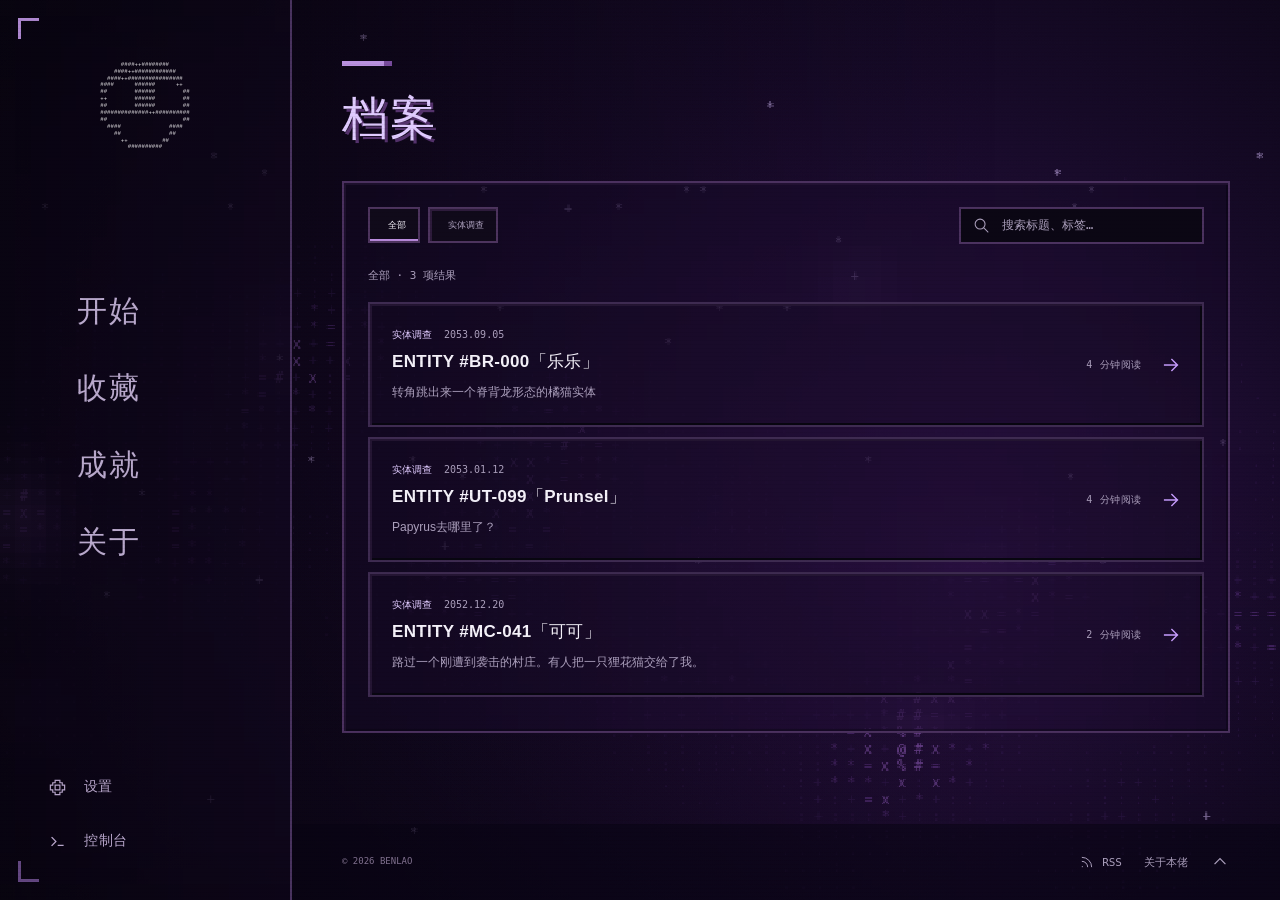
<file: posts/index.html>
<!DOCTYPE html><html lang="zh-CN" data-motion="full" data-language="zh"><head><meta name="astro-view-transitions-enabled" content="true"><meta name="astro-view-transitions-fallback" content="swap"><script type="module" src="/_astro/ClientRouter.astro_astro_type_script_index_0_lang.C2j_ZdXg.js"></script><meta charset="UTF-8"><meta name="viewport" content="width=device-width, initial-scale=1"><meta name="theme-color" content="#09080d"><title>档案 · 本佬</title><meta name="description" content="老本在线程之间留下的实体调查、观察记录与收养档案。"><meta name="author" content="本佬"><link rel="canonical" href="https://benla0.github.io/posts/"><meta property="og:title" content="档案 · 本佬"><meta property="og:description" content="老本在线程之间留下的实体调查、观察记录与收养档案。"><meta property="og:type" content="website"><meta property="og:url" content="https://benla0.github.io/posts/"><meta property="og:image" content="https://benla0.github.io/images/social-card.png"><meta name="twitter:card" content="summary_large_image"><link rel="icon" type="image/svg+xml" href="/favicon.svg"><link rel="alternate" type="application/rss+xml" title="本佬 BENLAO" href="/rss.xml"><link rel="sitemap" href="/sitemap-index.xml"><link rel="preload" href="/fonts/benlao-pixel.b07589f7346e.woff2" as="font" type="font/woff2" crossorigin><script>(function(){const pageTitle = "档案 · 本佬";
const englishTitle = "Archive · BENLAO";

      const root = document.documentElement;
      root.dataset.js = 'true';
      root.dataset.initialLoad ||= 'loading';
      try {
        const choice = localStorage.getItem('benlao-motion');
        root.dataset.motion = choice === 'reduced' || (!choice && matchMedia('(prefers-reduced-motion: reduce)').matches) ? 'reduced' : 'full';
        root.dataset.language = localStorage.getItem('benlao-language') === 'en' ? 'en' : 'zh';
        const quality = localStorage.getItem('benlao-quality');
        root.dataset.quality = quality === 'high' || quality === 'low' ? quality : 'auto';
      } catch { root.dataset.motion = matchMedia('(prefers-reduced-motion: reduce)').matches ? 'reduced' : 'full'; }
      root.lang = root.dataset.language === 'en' ? 'en' : 'zh-CN';
      document.title = root.dataset.language === 'en' ? englishTitle : pageTitle;
    })();</script><link rel="stylesheet" href="/_astro/BaseLayout.BYTqUSwI.css"></head><body id="top" data-title-zh="档案 · 本佬" data-title-en="Archive · BENLAO" data-blog-api="https://blog-api.benlao.top" data-turnstile-key data-friendlink-verification-provider="self-hosted"><div class="void-loader" data-void-loader role="status" aria-label="正在加载网站" data-aria-en="Loading website" aria-live="polite" data-no-text-decode><pre class="void-loader-fallback" aria-hidden="true">        :|:        
       &lt;#|#&gt;       
      /##|##\      
       &lt;#|#&gt;       
        :|:        </pre><canvas data-void-canvas aria-hidden="true"></canvas><div class="void-loader-status"><p><span data-ui-text><span data-language-text="zh">正在穿过虚空</span><span data-language-text="en" lang="en">CROSSING THE VOID</span></span> <span data-void-percent aria-hidden="true">0%</span></p><span class="void-loader-meter" aria-hidden="true"><i></i></span><button type="button" class="void-loader-skip" data-void-skip hidden><span data-ui-text><span data-language-text="zh">直接进入网站</span><span data-language-text="en" lang="en">ENTER WEBSITE</span></span></button></div></div><script>
  // A failed loader module must never leave the document covered forever.
  window.setTimeout(() => {
    const loader = document.querySelector('[data-void-loader]');
    if (loader && !loader.hasAttribute('data-loader-mounted')) {
      document.documentElement.dataset.initialLoad = 'complete';
      loader.remove();
    }
  }, 15000);
</script><script type="module" src="/_astro/VoidLoader.astro_astro_type_script_index_0_lang.DA_737BB.js"></script><div class="game-background" data-game-background data-background-state="static" aria-hidden="true"><svg class="nebula-fallback" viewBox="0 0 1024 640" preserveAspectRatio="xMidYMid slice"><defs><radialGradient id="nebula-ink" gradientUnits="userSpaceOnUse" cx="604.16" cy="345.6" r="665.6" fx="747.52" fy="403.2"><stop stop-color="#2d1246"></stop><stop offset=".5" stop-color="#160a27"></stop><stop offset="1" stop-color="#07040e"></stop></radialGradient></defs><path fill="url(#nebula-ink)" d="M0 0h1024v640H0z"></path><g font-family="Consolas,monospace" font-size="10" dominant-baseline="text-before-edge"><text x="972.3 312.5 13.0 13.2 601.4 205.8 949.8 241.9 805.9 398.0 542.0 554.0 830.0 86.0 218.0 458.0 494.0 818.0 649.9 661.7 409.4 565.4 613.4 529.0 252.8 336.8 923.5 275.3 347.3 671.3 383.0 815.0 154.8 1018.8 370.3 550.2 838.2 238.1 130.0 382.1 1006.7 203.7 911.9 348.2" y="12 24 48 60 72 108 108 120 120 132 132 132 132 144 144 144 144 144 168 192 216 216 216 240 252 252 312 324 324 324 336 336 348 348 384 396 396 408 420 468 516 564 576 588" fill="#dac0ff" opacity="0.625">***+***********+***+*****+********+**+**+++*</text><text x="853.9 338.0 374.0 302.0 314.0 338.0 374.0 302.0 314.0 326.0 338.0 362.0 181.9 265.9 277.9 289.9 349.9 373.9 133.9 181.9 193.9 205.9 253.9 301.9 109.7 157.7 241.7 277.7 349.7 121.6 205.6 229.6 253.6 361.6 97.4 169.4 349.4 361.4 97.2 1021.2 193.0 349.0 445.0 457.0 493.0 709.0 997.0 1009.0 72.8 96.8 384.8 396.8 408.8 432.8 456.8 516.8 912.8 924.8 936.8 1020.8 72.6 156.6 180.6 504.6 516.6 936.6 984.6 84.3 156.3 180.3 192.3 384.3 540.3 852.3 924.3 948.3 336.0 384.0 516.0 540.0 840.0 912.0 960.0 23.8 35.8 347.8 527.8 539.8 575.8 599.8 611.8 719.8 935.8 -0.5 323.5 359.5 587.5 839.5 935.5 299.3 551.3 647.3 791.3 803.3 863.3 911.3 923.3 155.0 263.0 515.0 623.0 647.0 803.0 827.0 875.0 887.0 947.0 250.8 358.8 514.8 646.8 658.8 754.8 922.8 994.8 286.6 358.6 514.6 526.6 646.6 898.6 994.6 286.4 490.4 658.4 718.4 730.4 946.4 958.4 982.4 298.3 478.3 646.3 670.3 718.3 922.3 934.3 994.3 310.2 574.2 682.2 898.2 298.1 538.1 574.1 586.1 598.1 622.1 634.1 682.1 874.1 886.1 262.0 562.0 610.0 670.0 694.0 850.0 874.0 1018.0 70.0 82.0 250.0 286.0 538.0 586.0 598.0 682.0 82.0 94.0 214.0 226.0 286.0 310.0 586.0 634.0 670.0 70.1 130.1 310.1 622.1 634.1 646.1 826.1 850.1 874.1 1018.1 70.1 106.1 118.1 298.1 802.1 838.1 70.2 82.2 106.2 322.2 406.2 478.2 994.2 58.4 70.4 118.4 322.4 334.4 454.4 874.4 46.5 70.5 82.5 94.5 130.5 478.5 778.5 874.5 82.7 94.7 502.7 886.7 10.9 94.9 118.9 490.9 586.9 826.9 850.9 958.9 23.2 47.2 107.2 503.2 515.2 599.2 803.2 815.2 827.2 863.2 59.4 95.4 539.4 539.7 551.7 563.7 755.7 791.7 815.7 923.7 755.9 803.9 744.2 804.2 720.4 780.4 804.4 696.7 792.7 852.7 648.9 660.9 864.9 601.1 649.1 661.1 805.1 817.1 841.1 853.1" y="120 132 132 144 144 144 144 156 156 156 156 156 168 168 168 168 168 168 180 180 180 180 180 180 192 192 192 192 192 204 204 204 204 204 216 216 216 216 228 228 240 240 240 240 240 240 240 240 252 252 252 252 252 252 252 252 252 252 252 252 264 264 264 264 264 264 264 276 276 276 276 276 276 276 276 276 288 288 288 288 288 288 288 300 300 300 300 300 300 300 300 300 300 312 312 312 312 312 312 324 324 324 324 324 324 324 324 336 336 336 336 336 336 336 336 336 336 348 348 348 348 348 348 348 348 360 360 360 360 360 360 360 372 372 372 372 372 372 372 372 384 384 384 384 384 384 384 384 396 396 396 396 408 408 408 408 408 408 408 408 408 408 420 420 420 420 420 420 420 420 432 432 432 432 432 432 432 432 444 444 444 444 444 444 444 444 444 456 456 456 456 456 456 456 456 456 456 468 468 468 468 468 468 480 480 480 480 480 480 480 492 492 492 492 492 492 492 504 504 504 504 504 504 504 504 516 516 516 516 528 528 528 528 528 528 528 528 540 540 540 540 540 540 540 540 540 540 552 552 552 564 564 564 564 564 564 564 576 576 588 588 600 600 600 612 612 612 624 624 624 636 636 636 636 636 636 636" fill="#4e2b75" opacity="0.1875">.....................................................................................................................................................................................................................................................................................</text><text x="350.0 350.0 301.9 313.9 325.9 145.9 265.9 277.9 313.9 325.9 337.9 133.7 145.7 169.7 181.7 253.7 265.7 289.7 301.7 313.7 325.7 337.7 133.6 145.6 157.6 169.6 181.6 193.6 217.6 241.6 301.6 325.6 337.6 349.6 121.4 181.4 193.4 205.4 229.4 241.4 253.4 265.4 325.4 85.2 109.2 145.2 157.2 181.2 193.2 205.2 217.2 253.2 349.2 97.0 109.0 121.0 133.0 145.0 157.0 169.0 181.0 205.0 229.0 313.0 361.0 1021.0 108.8 120.8 132.8 144.8 156.8 168.8 180.8 192.8 204.8 228.8 348.8 372.8 420.8 444.8 468.8 480.8 504.8 984.8 996.8 1008.8 84.6 96.6 144.6 168.6 192.6 204.6 348.6 360.6 372.6 384.6 396.6 408.6 420.6 468.6 492.6 876.6 996.6 1008.6 72.3 96.3 120.3 132.3 144.3 168.3 204.3 336.3 348.3 372.3 396.3 492.3 504.3 516.3 528.3 888.3 912.3 972.3 984.3 996.3 48.0 60.0 72.0 108.0 120.0 132.0 144.0 156.0 168.0 180.0 192.0 204.0 216.0 324.0 348.0 360.0 372.0 396.0 408.0 504.0 864.0 876.0 900.0 972.0 984.0 47.8 83.8 95.8 119.8 131.8 143.8 155.8 167.8 179.8 191.8 203.8 311.8 323.8 335.8 359.8 371.8 383.8 491.8 851.8 863.8 875.8 887.8 947.8 959.8 971.8 1019.8 23.5 35.5 59.5 83.5 119.5 143.5 155.5 167.5 179.5 203.5 275.5 287.5 299.5 371.5 383.5 527.5 539.5 551.5 575.5 599.5 611.5 623.5 863.5 875.5 959.5 971.5 983.5 -0.7 11.3 23.3 155.3 239.3 251.3 263.3 287.3 371.3 503.3 515.3 527.3 539.3 563.3 575.3 587.3 599.3 611.3 623.3 827.3 839.3 851.3 875.3 887.3 947.3 959.3 971.3 983.3 995.3 11.0 131.0 143.0 191.0 203.0 239.0 251.0 371.0 503.0 527.0 539.0 551.0 575.0 611.0 635.0 779.0 791.0 839.0 851.0 863.0 959.0 971.0 983.0 1007.0 130.8 214.8 226.8 370.8 502.8 526.8 538.8 586.8 598.8 610.8 634.8 778.8 790.8 802.8 826.8 838.8 850.8 862.8 946.8 958.8 970.8 982.8 1006.8 130.6 142.6 166.6 250.6 262.6 274.6 490.6 502.6 538.6 610.6 622.6 634.6 742.6 754.6 778.6 790.6 802.6 826.6 838.6 850.6 862.6 874.6 958.6 970.6 1006.6 1018.6 -1.6 106.4 154.4 202.4 250.4 262.4 274.4 346.4 358.4 370.4 466.4 502.4 514.4 526.4 622.4 634.4 646.4 670.4 742.4 754.4 826.4 850.4 862.4 874.4 898.4 922.4 934.4 970.4 1018.4 -1.7 94.3 118.3 142.3 250.3 262.3 274.3 286.3 334.3 346.3 358.3 454.3 502.3 514.3 526.3 538.3 550.3 574.3 586.3 598.3 610.3 622.3 634.3 658.3 730.3 742.3 838.3 850.3 874.3 886.3 898.3 910.3 946.3 958.3 970.3 1006.3 1018.3 106.2 118.2 130.2 154.2 238.2 250.2 262.2 274.2 334.2 466.2 478.2 490.2 502.2 514.2 526.2 538.2 562.2 586.2 598.2 610.2 622.2 634.2 646.2 658.2 706.2 718.2 730.2 742.2 862.2 874.2 886.2 910.2 922.2 958.2 970.2 1006.2 1018.2 82.1 94.1 106.1 118.1 226.1 250.1 322.1 334.1 442.1 454.1 466.1 478.1 490.1 502.1 514.1 526.1 550.1 562.1 610.1 646.1 694.1 706.1 838.1 850.1 862.1 922.1 970.1 982.1 994.1 1018.1 58.0 70.0 82.0 94.0 106.0 118.0 142.0 166.0 190.0 202.0 226.0 238.0 250.0 322.0 430.0 442.0 454.0 466.0 490.0 514.0 526.0 538.0 550.0 634.0 682.0 706.0 838.0 862.0 886.0 1006.0 106.0 118.0 130.0 142.0 154.0 166.0 178.0 190.0 214.0 226.0 238.0 298.0 322.0 334.0 442.0 454.0 466.0 478.0 490.0 502.0 514.0 526.0 550.0 574.0 622.0 634.0 646.0 658.0 694.0 706.0 718.0 826.0 838.0 850.0 862.0 874.0 898.0 46.0 58.0 70.0 118.0 130.0 142.0 166.0 178.0 298.0 322.0 382.0 418.0 442.0 466.0 478.0 490.0 514.0 538.0 562.0 574.0 622.0 658.0 682.0 694.0 802.0 814.0 838.0 850.0 862.0 874.0 922.0 970.0 994.0 1006.0 1018.0 46.1 58.1 94.1 106.1 322.1 406.1 418.1 430.1 442.1 454.1 466.1 478.1 490.1 514.1 550.1 574.1 586.1 598.1 610.1 658.1 670.1 682.1 694.1 790.1 802.1 814.1 838.1 862.1 898.1 982.1 1006.1 34.1 46.1 322.1 334.1 358.1 370.1 394.1 406.1 418.1 430.1 442.1 454.1 466.1 478.1 502.1 514.1 550.1 610.1 622.1 634.1 646.1 658.1 670.1 814.1 826.1 850.1 874.1 886.1 898.1 922.1 934.1 958.1 982.1 994.1 1006.1 34.2 46.2 58.2 94.2 334.2 346.2 358.2 370.2 382.2 394.2 418.2 454.2 490.2 502.2 586.2 598.2 610.2 622.2 634.2 646.2 754.2 790.2 802.2 886.2 910.2 958.2 970.2 982.2 22.4 34.4 82.4 94.4 106.4 358.4 370.4 466.4 478.4 502.4 526.4 574.4 598.4 622.4 634.4 790.4 886.4 910.4 922.4 946.4 958.4 970.4 994.4 22.5 34.5 106.5 490.5 502.5 586.5 610.5 622.5 790.5 922.5 934.5 946.5 958.5 10.7 34.7 70.7 106.7 118.7 490.7 514.7 562.7 586.7 598.7 610.7 622.7 634.7 766.7 778.7 790.7 898.7 910.7 922.7 934.7 946.7 958.7 34.9 58.9 70.9 82.9 514.9 526.9 538.9 550.9 562.9 574.9 598.9 610.9 622.9 634.9 778.9 862.9 874.9 886.9 898.9 910.9 922.9 934.9 -0.8 527.2 539.2 551.2 563.2 575.2 587.2 611.2 635.2 755.2 767.2 779.2 839.2 851.2 875.2 887.2 899.2 911.2 923.2 935.2 527.4 599.4 611.4 767.4 779.4 803.4 815.4 827.4 839.4 875.4 899.4 923.4 611.7 623.7 647.7 731.7 743.7 767.7 803.7 827.7 887.7 899.7 911.7 659.9 707.9 731.9 743.9 767.9 791.9 815.9 875.9 899.9 923.9 624.2 636.2 660.2 672.2 696.2 708.2 720.2 732.2 792.2 852.2 876.2 900.2 912.2 612.4 624.4 636.4 648.4 660.4 672.4 684.4 816.4 840.4 876.4 888.4 900.4 612.7 624.7 636.7 648.7 660.7 684.7 804.7 816.7 828.7 840.7 864.7 876.7 888.7 612.9 624.9 636.9 804.9 816.9 828.9 840.9 852.9 876.9 888.9 637.1" y="144 156 168 168 168 180 180 180 180 180 180 192 192 192 192 192 192 192 192 192 192 192 204 204 204 204 204 204 204 204 204 204 204 204 216 216 216 216 216 216 216 216 216 228 228 228 228 228 228 228 228 228 228 240 240 240 240 240 240 240 240 240 240 240 240 240 252 252 252 252 252 252 252 252 252 252 252 252 252 252 252 252 252 252 252 252 264 264 264 264 264 264 264 264 264 264 264 264 264 264 264 264 264 264 276 276 276 276 276 276 276 276 276 276 276 276 276 276 276 276 276 276 276 276 288 288 288 288 288 288 288 288 288 288 288 288 288 288 288 288 288 288 288 288 288 288 288 288 288 300 300 300 300 300 300 300 300 300 300 300 300 300 300 300 300 300 300 300 300 300 300 300 300 300 300 312 312 312 312 312 312 312 312 312 312 312 312 312 312 312 312 312 312 312 312 312 312 312 312 312 312 312 324 324 324 324 324 324 324 324 324 324 324 324 324 324 324 324 324 324 324 324 324 324 324 324 324 324 324 324 324 336 336 336 336 336 336 336 336 336 336 336 336 336 336 336 336 336 336 336 336 336 336 336 336 348 348 348 348 348 348 348 348 348 348 348 348 348 348 348 348 348 348 348 348 348 348 348 360 360 360 360 360 360 360 360 360 360 360 360 360 360 360 360 360 360 360 360 360 360 360 360 360 360 372 372 372 372 372 372 372 372 372 372 372 372 372 372 372 372 372 372 372 372 372 372 372 372 372 372 372 372 372 384 384 384 384 384 384 384 384 384 384 384 384 384 384 384 384 384 384 384 384 384 384 384 384 384 384 384 384 384 384 384 384 384 384 384 384 384 396 396 396 396 396 396 396 396 396 396 396 396 396 396 396 396 396 396 396 396 396 396 396 396 396 396 396 396 396 396 396 396 396 396 396 396 396 408 408 408 408 408 408 408 408 408 408 408 408 408 408 408 408 408 408 408 408 408 408 408 408 408 408 408 408 408 408 420 420 420 420 420 420 420 420 420 420 420 420 420 420 420 420 420 420 420 420 420 420 420 420 420 420 420 420 420 420 432 432 432 432 432 432 432 432 432 432 432 432 432 432 432 432 432 432 432 432 432 432 432 432 432 432 432 432 432 432 432 432 432 432 432 432 432 444 444 444 444 444 444 444 444 444 444 444 444 444 444 444 444 444 444 444 444 444 444 444 444 444 444 444 444 444 444 444 444 444 444 444 456 456 456 456 456 456 456 456 456 456 456 456 456 456 456 456 456 456 456 456 456 456 456 456 456 456 456 456 456 456 456 468 468 468 468 468 468 468 468 468 468 468 468 468 468 468 468 468 468 468 468 468 468 468 468 468 468 468 468 468 468 468 468 468 468 468 480 480 480 480 480 480 480 480 480 480 480 480 480 480 480 480 480 480 480 480 480 480 480 480 480 480 480 480 492 492 492 492 492 492 492 492 492 492 492 492 492 492 492 492 492 492 492 492 492 492 492 504 504 504 504 504 504 504 504 504 504 504 504 504 516 516 516 516 516 516 516 516 516 516 516 516 516 516 516 516 516 516 516 516 516 516 528 528 528 528 528 528 528 528 528 528 528 528 528 528 528 528 528 528 528 528 528 528 540 540 540 540 540 540 540 540 540 540 540 540 540 540 540 540 540 540 540 540 552 552 552 552 552 552 552 552 552 552 552 552 564 564 564 564 564 564 564 564 564 564 564 576 576 576 576 576 576 576 576 576 576 588 588 588 588 588 588 588 588 588 588 588 588 588 600 600 600 600 600 600 600 600 600 600 600 600 612 612 612 612 612 612 612 612 612 612 612 612 612 624 624 624 624 624 624 624 624 624 624 636" fill="#4e2b75" opacity="0.25">...:...:::...:...:.:::..::.:..::::.::..::::.::...:.::..:::...:::..::::::..:::..:::......:.:::....::::..:...::.....:.::.....:..:::::...:::.:....:....::..::.:::.:.:..:::......::.:::::..:::::.::........:....:::::..:::.::..........::.:::::::::....::......::::.:.::..::.:.::.:::..::.:.:...::.....::.::.:......:.::.:..:::::.::....:::......:::..:..:..:..::..::.::.::::.....:...::::.:..::....:.::..:.:...:::.::::::..::.:.:.:::..........::...::.:.........::..::::...::...:..::.:::::.:....::..:...:.:.....:::::...:::........::....::.:..:::...:.:::......:.::..:::.:...:...::.....:.:::..::::.....:::.::.:.....:.:::.:........:.....::::.:::..:.::::........:::..:..:.:...:..:.::..::.::.....:::.::.:..::.:......:.:.:::.:::.:.::..::.::...::...:..:.:....:...::::..::::...:..:::...::..::...:...:::........:.......:....:..:........:...</text><text x="265.6 277.6 313.6 133.4 145.4 157.4 289.4 301.4 313.4 337.4 121.2 133.2 169.2 229.2 241.2 301.2 337.2 217.0 241.0 253.0 337.0 216.8 312.8 108.6 120.6 132.6 216.6 288.6 312.6 336.6 432.6 444.6 456.6 480.6 1020.6 108.3 252.3 288.3 300.3 312.3 408.3 420.3 444.3 456.3 1008.3 1020.3 84.0 96.0 252.0 288.0 300.0 312.0 432.0 996.0 59.8 71.8 107.8 239.8 251.8 275.8 299.8 395.8 419.8 431.8 479.8 503.8 515.8 983.8 1007.8 47.5 95.5 131.5 191.5 215.5 239.5 251.5 263.5 407.5 419.5 467.5 503.5 515.5 35.3 71.3 107.3 119.3 131.3 167.3 179.3 191.3 215.3 383.3 1019.3 -1.0 23.0 47.0 59.0 95.0 107.0 119.0 167.0 179.0 215.0 227.0 407.0 563.0 587.0 599.0 995.0 1019.0 -1.2 58.8 106.8 118.8 142.8 166.8 238.8 382.8 394.8 466.8 550.8 562.8 574.8 622.8 814.8 -1.4 94.6 118.6 154.6 238.6 370.6 382.6 394.6 454.6 466.6 478.6 550.6 586.6 598.6 766.6 814.6 118.4 130.4 142.4 166.4 226.4 238.4 382.4 430.4 454.4 478.4 538.4 550.4 562.4 586.4 598.4 610.4 766.4 778.4 790.4 802.4 838.4 70.3 106.3 130.3 154.3 166.3 202.3 214.3 238.3 382.3 406.3 418.3 466.3 562.3 778.3 790.3 814.3 826.3 -1.8 94.2 178.2 358.2 382.2 430.2 442.2 454.2 778.2 826.2 850.2 934.2 946.2 982.2 994.2 34.1 70.1 130.1 142.1 166.1 190.1 214.1 346.1 430.1 718.1 766.1 802.1 826.1 898.1 910.1 934.1 946.1 958.1 1006.1 10.0 154.0 178.0 214.0 334.0 346.0 358.0 382.0 394.0 718.0 742.0 754.0 778.0 898.0 910.0 922.0 970.0 982.0 994.0 -2.0 34.0 46.0 58.0 358.0 382.0 406.0 430.0 730.0 802.0 814.0 886.0 922.0 970.0 994.0 1006.0 1018.0 22.0 34.0 334.0 370.0 430.0 502.0 526.0 550.0 706.0 790.0 826.0 886.0 898.0 946.0 958.0 982.0 34.1 334.1 346.1 358.1 382.1 502.1 526.1 562.1 706.1 718.1 730.1 766.1 778.1 886.1 910.1 922.1 946.1 994.1 -1.9 10.1 22.1 346.1 490.1 526.1 538.1 574.1 586.1 598.1 682.1 706.1 718.1 790.1 910.1 946.1 -1.8 22.2 562.2 658.2 682.2 694.2 718.2 766.2 778.2 898.2 922.2 -1.6 490.4 514.4 610.4 646.4 670.4 766.4 778.4 934.4 10.5 526.5 538.5 550.5 562.5 574.5 598.5 634.5 646.5 670.5 766.5 526.7 538.7 550.7 574.7 646.7 730.7 -1.1 658.9 766.9 623.2 731.2 623.4 683.4 707.4 755.4 851.4 863.4 887.4 911.4 659.7 695.7 719.7 839.7 851.7 863.7 875.7 623.9 635.9 647.9 671.9 719.9 827.9 839.9 863.9 887.9 648.2 684.2 816.2 828.2 840.2 864.2 888.2 828.4 852.4 864.4" y="204 204 204 216 216 216 216 216 216 216 228 228 228 228 228 228 228 240 240 240 240 252 252 264 264 264 264 264 264 264 264 264 264 264 264 276 276 276 276 276 276 276 276 276 276 276 288 288 288 288 288 288 288 288 300 300 300 300 300 300 300 300 300 300 300 300 300 300 300 312 312 312 312 312 312 312 312 312 312 312 312 312 324 324 324 324 324 324 324 324 324 324 324 336 336 336 336 336 336 336 336 336 336 336 336 336 336 336 336 336 348 348 348 348 348 348 348 348 348 348 348 348 348 348 348 360 360 360 360 360 360 360 360 360 360 360 360 360 360 360 360 372 372 372 372 372 372 372 372 372 372 372 372 372 372 372 372 372 372 372 372 372 384 384 384 384 384 384 384 384 384 384 384 384 384 384 384 384 384 396 396 396 396 396 396 396 396 396 396 396 396 396 396 396 408 408 408 408 408 408 408 408 408 408 408 408 408 408 408 408 408 408 408 420 420 420 420 420 420 420 420 420 420 420 420 420 420 420 420 420 420 420 432 432 432 432 432 432 432 432 432 432 432 432 432 432 432 432 432 444 444 444 444 444 444 444 444 444 444 444 444 444 444 444 444 456 456 456 456 456 456 456 456 456 456 456 456 456 456 456 456 456 456 468 468 468 468 468 468 468 468 468 468 468 468 468 468 468 468 480 480 480 480 480 480 480 480 480 480 480 492 492 492 492 492 492 492 492 492 504 504 504 504 504 504 504 504 504 504 504 516 516 516 516 516 516 528 528 528 540 540 552 552 552 552 552 552 552 552 564 564 564 564 564 564 564 576 576 576 576 576 576 576 576 576 588 588 588 588 588 588 588 600 600 600" fill="#4e2b75" opacity="0.3125">+:::::+++::::::++:++:::::::::::++:+::::::+::+:::++:++::+:++::+:::+::++::::++++:+:::+::::++++::+++::++++++::::::++::::++::+:::+:::++++++:::+:+::+:+++++:::++:+++:+:::++::::+++::::+:+:++::++++:::::++::::::++++:::+:+::+:::++::::::++::::+:+:++:+::::++:::::::::::++:+::::::++:::++::++++++:+:+::+::++:::++:::+:++::+::::+::++::::+::::++++::+:++:+::::+::++::+++:::+:+::::+::::::::::::</text><text x="289.6 265.2 325.2 277.0 301.0 276.8 288.8 228.6 264.6 324.6 216.3 276.3 324.3 468.3 480.3 264.0 468.0 492.0 1008.0 215.8 263.8 287.8 995.8 71.5 107.5 227.5 491.5 995.5 1019.5 95.3 203.3 227.3 395.3 1007.3 395.0 419.0 443.0 491.0 178.8 490.8 46.6 106.6 562.6 574.6 214.4 394.4 574.4 814.4 10.3 82.3 442.3 754.3 766.3 802.3 70.2 82.2 142.2 214.2 226.2 346.2 370.2 394.2 418.2 -1.9 154.1 178.1 202.1 394.1 730.1 370.0 766.0 826.0 946.0 958.0 22.0 418.0 982.0 10.0 346.0 394.0 718.0 730.0 742.0 910.0 370.1 394.1 538.1 754.1 970.1 562.1 694.1 754.1 778.1 970.1 514.2 538.2 550.2 670.2 934.2 946.2 586.4 694.4 742.4 754.4 -1.5 514.5 658.5 730.5 754.5 -1.3 754.7 682.9 742.9 635.4 743.4 635.7 695.9 851.9" y="204 228 228 240 240 252 252 264 264 264 276 276 276 276 276 288 288 288 288 300 300 300 300 312 312 312 312 312 312 324 324 324 324 324 336 336 336 336 348 348 360 360 360 360 372 372 372 372 384 384 384 384 384 384 396 396 396 396 396 396 396 396 396 408 408 408 408 408 408 420 420 420 420 420 432 432 432 444 444 444 444 444 444 444 456 456 456 456 456 468 468 468 468 468 480 480 480 480 480 480 492 492 492 492 504 504 504 504 504 516 516 528 528 552 552 564 576 576" fill="#4e2b75" opacity="0.375">++++++++++++++++++++++++++++++++++++++++++++++++++++++++++++++++++++++++++++++++++++++++++++++++++++++++++++++++++++++</text><text x="277.4 277.2 313.2 240.8 228.3 228.0 420.0 480.0 1020.0 227.8 407.8 455.8 431.5 1007.5 467.3 35.0 71.0 467.0 479.0 22.8 454.8 22.6 58.6 178.6 190.6 214.6 442.6 10.4 82.4 178.4 22.3 190.3 430.3 166.2 754.2 814.2 10.1 22.1 46.1 358.1 370.1 418.1 742.1 754.1 22.0 34.0 418.0 802.0 814.0 10.0 370.0 778.0 910.0 934.0 754.0 766.0 778.0 22.1 742.1 934.1 958.1 10.2 574.2 706.2 730.2 538.4 550.4 562.4 682.5 742.5 682.7 718.7 646.9 730.9 659.2 671.2 647.4 659.4 707.7 683.9" y="216 228 228 252 276 288 288 288 288 300 300 300 312 312 324 336 336 336 336 348 348 360 360 360 360 360 360 372 372 372 384 384 384 396 396 396 408 408 408 408 408 408 408 408 420 420 420 420 420 432 432 432 432 432 444 444 444 456 456 456 456 480 480 480 480 492 492 492 504 504 516 516 528 528 540 540 552 552 564 576" fill="#824ab4" opacity="0.4375">*****=*********=***=**==*****=**=***=*=**===**=*=****===**=*==*******=*****=****</text><text x="289.2 289.0 240.6 300.6 240.3 444.0 443.5 479.5 455.3 455.0 34.6 82.6 70.4 418.4 442.4 34.3 58.3 178.3 394.3 10.2 802.2 382.1 406.1 778.1 -2.0 406.0 394.0 766.0 790.0 946.0 958.0 -1.9 10.1 742.2 718.5 658.7 719.2 671.7" y="228 240 264 264 276 288 312 312 324 336 360 360 372 372 372 384 384 384 384 396 396 408 408 408 420 420 432 432 432 432 432 456 456 480 504 516 540 564" fill="#824ab4" opacity="0.5">======================================</text><text x="265.0 264.8 276.6 467.8 419.3 431.0 418.8 430.8 442.8 70.6 430.6 22.4 46.3 22.2 790.1 742.0 -2.0 682.4 706.4 718.4 670.7 670.9 718.9 683.2 695.4 719.4 683.7" y="240 252 264 300 324 336 348 348 348 360 360 372 384 396 408 432 444 492 492 492 516 528 528 540 552 552 564" fill="#ac6edd" opacity="0.5625">xxxxxxxxxxxx#xxxxx#xxxxxxxx</text><text x="325.0 324.8 264.3 432.3 240.0 276.0 456.0 443.8 395.5 47.3 59.3 83.3 407.3 443.3 479.3 491.3 83.0 10.8 82.8 94.8 190.8 202.8 406.8 478.8 10.6 202.6 226.6 418.6 34.4 58.4 94.4 190.4 406.4 226.3 34.2 46.2 58.2 190.2 202.2 406.2 766.2 790.2 58.1 814.1 46.0 730.0 934.0 346.0 358.0 406.0 934.0 742.1 766.1 526.2 10.4 658.4 742.7 754.9 647.2 743.2 671.4 731.4" y="240 252 276 276 288 288 288 300 312 324 324 324 324 324 324 324 336 348 348 348 348 348 348 348 360 360 360 360 372 372 372 372 372 384 396 396 396 396 396 396 396 396 408 408 420 420 420 432 444 444 444 468 468 480 492 492 516 528 540 540 552 552" fill="#824ab4" opacity="0.375">**************************************************************</text><text x="300.8 431.3 34.8 406.6 46.4 790.0 754.0 730.1 730.4" y="252 324 348 360 372 420 432 468 492" fill="#ac6edd" opacity="0.5">xxxxxxxxx</text><text x="252.6 455.5 46.8 70.8 694.5 706.5 706.7 706.9 707.2" y="264 312 348 348 504 504 516 528 540" fill="#ac6edd" opacity="0.625">#########</text><text x="694.7 694.9 695.2" y="516 528 540" fill="#ac6edd" opacity="0.6875">%@%</text></g></svg><canvas data-nebula-canvas></canvas><div class="site-glitch-overlay" data-glitch-background data-glitch-state="disabled" data-glitch-active="false" aria-hidden="true"><canvas class="site-glitch-canvas" data-glitch-canvas></canvas></div><script type="module" src="/_astro/GlitchBackground.astro_astro_type_script_index_0_lang.DGTf3bj2.js"></script></div><script type="module" src="/_astro/GameBackground.astro_astro_type_script_index_0_lang.B1zMoQFI.js"></script><a class="skip-link" href="#main"><span data-ui-text><span data-language-text="zh">跳到主要内容</span><span data-language-text="en" lang="en">Skip to content</span></span></a><header class="site-header" data-game-menu data-menu-phase="idle"><div class="header-inner"><div class="menu-brand-row"><button type="button" class="brand mask-pet" aria-label="戳一下面具" data-i18n-label="mask.pet" data-mask-pet data-mood="calm" data-anger="0"><span class="ascii-mask-mark brand-ascii" style="--ascii-mask-size:124px" data-ascii-mask data-ascii-mask-state="static" aria-hidden="true"><svg class="ascii-mask-svg" data-ascii-mask-frame viewBox="0 0 216 216" preserveAspectRatio="xMidYMid meet" aria-hidden="true" focusable="false"><text xml:space="preserve" fill="currentColor" font-family="Courier New, monospace" font-size="10"><tspan x="6" y="14">                                  </tspan><tspan x="6" y="26">                                  </tspan><tspan x="6" y="38">          ############++          </tspan><tspan x="6" y="50">        ############++####        </tspan><tspan x="6" y="62">      ############++########      </tspan><tspan x="6" y="74">    ####      ##++##      ##      </tspan><tspan x="6" y="86">    ##        ++####        ##    </tspan><tspan x="6" y="98">    ##        ######        ##    </tspan><tspan x="6" y="110">    ##        ######        ++    </tspan><tspan x="6" y="122">    ####++################++##    </tspan><tspan x="6" y="134">    ##                      ##    </tspan><tspan x="6" y="146">      ####              ####      </tspan><tspan x="6" y="158">        ##              ##        </tspan><tspan x="6" y="170">          ##          ##          </tspan><tspan x="6" y="182">            ####++####            </tspan><tspan x="6" y="194">                                  </tspan><tspan x="6" y="206">                                  </tspan></text></svg></span></button><div class="mobile-actions"><button type="button" class="icon-button settings-trigger mobile-settings" aria-label="打开设置" data-i18n-label="settings.open" aria-controls="settings-dialog"><svg width="20" height="20" viewBox="0 0 24 24" fill="none" stroke="currentColor" stroke-width="1.5" stroke-linecap="square" stroke-linejoin="miter" aria-hidden="true"><path d="M9 3h6v3h3v3h3v6h-3v3h-3v3H9v-3H6v-3H3V9h3V6h3zM9 9h6v6H9z"></path></svg></button><button type="button" class="icon-button mobile-menu-toggle" aria-label="展开导航" data-i18n-label="nav.open" aria-controls="menu-panel" aria-expanded="false"><svg width="20" height="20" viewBox="0 0 24 24" fill="none" stroke="currentColor" stroke-width="1.5" stroke-linecap="square" stroke-linejoin="miter" aria-hidden="true"><path d="M4 7h16M4 12h16M4 17h16"></path></svg></button></div></div><div id="menu-panel" class="menu-panel"><nav id="main-nav" class="main-nav" aria-label="主导航" data-i18n-label="nav.main"><a href="/" aria-label="开始" data-i18n-label="nav.home" data-menu-item><span class="menu-selector" aria-hidden="true">▶</span><span class="menu-label"><span data-ui-text><span data-language-text="zh">开始</span><span data-language-text="en" lang="en">START</span></span></span></a><a href="/posts/" aria-label="档案" data-i18n-label="nav.posts" data-menu-item aria-current="page"><span class="menu-selector" aria-hidden="true">▶</span><span class="menu-label"><span data-ui-text><span data-language-text="zh">档案</span><span data-language-text="en" lang="en">ARCHIVE</span></span></span></a><a href="/works/" aria-label="收藏" data-i18n-label="nav.works" data-menu-item><span class="menu-selector" aria-hidden="true">▶</span><span class="menu-label"><span data-ui-text><span data-language-text="zh">收藏</span><span data-language-text="en" lang="en">COLLECTION</span></span></span></a><a href="/achievements/" aria-label="成就" data-i18n-label="nav.achievements" data-menu-item><span class="menu-selector" aria-hidden="true">▶</span><span class="menu-label"><span data-ui-text><span data-language-text="zh">成就</span><span data-language-text="en" lang="en">ACHIEVEMENTS</span></span></span></a><a href="/about/" aria-label="关于" data-i18n-label="nav.about" data-menu-item><span class="menu-selector" aria-hidden="true">▶</span><span class="menu-label"><span data-ui-text><span data-language-text="zh">关于</span><span data-language-text="en" lang="en">ABOUT</span></span></span></a></nav><div class="menu-bottom"><button type="button" class="settings-trigger menu-utility" aria-label="打开设置" data-i18n-label="settings.open" aria-controls="settings-dialog"><svg width="19" height="19" viewBox="0 0 24 24" fill="none" stroke="currentColor" stroke-width="1.5" stroke-linecap="square" stroke-linejoin="miter" aria-hidden="true"><path d="M9 3h6v3h3v3h3v6h-3v3h-3v3H9v-3H6v-3H3V9h3V6h3zM9 9h6v6H9z"></path></svg><span data-ui-text><span data-language-text="zh">设置</span><span data-language-text="en" lang="en">SETTINGS</span></span></button><button type="button" class="terminal-trigger menu-utility" aria-controls="terminal-dialog" aria-label="打开导航控制台" data-i18n-label="terminal.open"><svg width="19" height="19" viewBox="0 0 24 24" fill="none" stroke="currentColor" stroke-width="1.5" stroke-linecap="square" stroke-linejoin="miter" aria-hidden="true"><path d="m5 7 5 5-5 5m8 0h6"></path></svg><span data-ui-text><span data-language-text="zh">控制台</span><span data-language-text="en" lang="en">CONSOLE</span></span></button></div></div></div></header><button type="button" class="menu-scrim" aria-label="关闭导航" data-i18n-label="nav.dismiss" tabindex="-1" hidden></button><div class="game-screen" data-game-screen data-screen-phase="idle"><main id="main" tabindex="-1" data-page-path="/posts/"><div class="page-heading container"><h1><span data-ui-text><span data-language-text="zh">档案</span><span data-language-text="en" lang="en">ARCHIVE</span></span></h1></div><section class="container archive-section" aria-label="档案列表" data-i18n-label="posts.list"><div class="archive-toolbar"><div class="filter-tabs" aria-label="按标签筛选" data-i18n-label="posts.filter"><button type="button" data-post-tag="全部" aria-pressed="true"><span data-ui-text><span data-language-text="zh">全部</span><span data-language-text="en" lang="en">ALL</span></span></button><button type="button" data-post-tag="实体调查" aria-pressed="false"><span data-ui-text><span data-language-text="zh">实体调查</span><span data-language-text="en" lang="en">Entity investigation</span></span></button></div><label class="search-field"><svg width="17" height="17" viewBox="0 0 24 24" fill="none" stroke="currentColor" stroke-width="1.5" stroke-linecap="square" stroke-linejoin="miter" aria-hidden="true"><path d="M21 21l-6-6M17 10a7 7 0 1 1-14 0 7 7 0 0 1 14 0"></path></svg><input id="post-search" type="search" placeholder="搜索标题、标签…" data-i18n-placeholder="posts.placeholder" aria-label="搜索档案" data-i18n-label="posts.search"></label></div><div class="posts-list"><div data-post-item data-search="entity #br-000「乐乐」 entity #br-000 [lele] 转角跳出来一个脊背龙形态的橘猫实体 a ginger cat entity 实体调查 entity investigation" data-tags="[&quot;实体调查&quot;]"><a class="post-row" href="/posts/lele-field-report/" data-reveal><div class="post-row-body"><div class="post-row-meta"><span data-ui-text><span data-language-text="zh">实体调查</span><span data-language-text="en" lang="en">Entity investigation</span></span><time datetime="2053-09-05T00:00:00.000Z">2053.09.05</time></div><h3><span data-ui-text><span data-language-text="zh">ENTITY #BR-000「乐乐」</span><span data-language-text="en" lang="en">ENTITY #BR-000 [LeLe]</span></span></h3><p><span data-ui-text><span data-language-text="zh">转角跳出来一个脊背龙形态的橘猫实体</span><span data-language-text="en" lang="en">A ginger cat Entity</span></span></p></div><span class="reading-time mono">4 <span data-ui-text><span data-language-text="zh">分钟阅读</span><span data-language-text="en" lang="en">min read</span></span></span><span class="post-arrow"><svg width="22" height="22" viewBox="0 0 24 24" fill="none" stroke="currentColor" stroke-width="1.5" stroke-linecap="square" stroke-linejoin="miter" aria-hidden="true"><path d="M5 12h14m-6-6 6 6-6 6"></path></svg></span></a></div><div data-post-item data-search="entity #ut-099「prunsel」 entity #ut-099「prunsel」 papyrus去哪里了？ an eye standing out in the snow. 实体调查 entity investigation" data-tags="[&quot;实体调查&quot;]"><a class="post-row" href="/posts/prunsel-field-report/" data-reveal><div class="post-row-body"><div class="post-row-meta"><span data-ui-text><span data-language-text="zh">实体调查</span><span data-language-text="en" lang="en">Entity investigation</span></span><time datetime="2053-01-12T00:00:00.000Z">2053.01.12</time></div><h3><span data-ui-text><span data-language-text="zh">ENTITY #UT-099「Prunsel」</span><span data-language-text="en" lang="en">ENTITY #UT-099「Prunsel」</span></span></h3><p><span data-ui-text><span data-language-text="zh">Papyrus去哪里了？</span><span data-language-text="en" lang="en">An eye standing out in the snow.</span></span></p></div><span class="reading-time mono">4 <span data-ui-text><span data-language-text="zh">分钟阅读</span><span data-language-text="en" lang="en">min read</span></span></span><span class="post-arrow"><svg width="22" height="22" viewBox="0 0 24 24" fill="none" stroke="currentColor" stroke-width="1.5" stroke-linecap="square" stroke-linejoin="miter" aria-hidden="true"><path d="M5 12h14m-6-6 6 6-6 6"></path></svg></span></a></div><div data-post-item data-search="entity #mc-041「可可」 entity #mc-041 [cocoa] 路过一个刚遭到袭击的村庄。有人把一只狸花猫交给了我。 passing through a village after a raid, i was entrusted with a tabby cat. 实体调查 entity investigation" data-tags="[&quot;实体调查&quot;]"><a class="post-row" href="/posts/cocoa-field-report/" data-reveal><div class="post-row-body"><div class="post-row-meta"><span data-ui-text><span data-language-text="zh">实体调查</span><span data-language-text="en" lang="en">Entity investigation</span></span><time datetime="2052-12-20T00:00:00.000Z">2052.12.20</time></div><h3><span data-ui-text><span data-language-text="zh">ENTITY #MC-041「可可」</span><span data-language-text="en" lang="en">ENTITY #MC-041 [Cocoa]</span></span></h3><p><span data-ui-text><span data-language-text="zh">路过一个刚遭到袭击的村庄。有人把一只狸花猫交给了我。</span><span data-language-text="en" lang="en">Passing through a village after a raid, I was entrusted with a tabby cat.</span></span></p></div><span class="reading-time mono">2 <span data-ui-text><span data-language-text="zh">分钟阅读</span><span data-language-text="en" lang="en">min read</span></span></span><span class="post-arrow"><svg width="22" height="22" viewBox="0 0 24 24" fill="none" stroke="currentColor" stroke-width="1.5" stroke-linecap="square" stroke-linejoin="miter" aria-hidden="true"><path d="M5 12h14m-6-6 6 6-6 6"></path></svg></span></a></div></div><div id="post-empty" class="empty-state" hidden><svg width="46" height="46" viewBox="0 0 13 13" class="pixel-mask" aria-hidden="true" shape-rendering="crispEdges"><path fill="currentColor" d="M3 0h1v1h-1ZM4 0h1v1h-1ZM5 0h1v1h-1ZM6 0h1v1h-1ZM7 0h1v1h-1ZM8 0h1v1h-1ZM9 0h1v1h-1ZM2 1h1v1h-1ZM3 1h1v1h-1ZM4 1h1v1h-1ZM5 1h1v1h-1ZM6 1h1v1h-1ZM7 1h1v1h-1ZM8 1h1v1h-1ZM9 1h1v1h-1ZM10 1h1v1h-1ZM1 2h1v1h-1ZM2 2h1v1h-1ZM3 2h1v1h-1ZM4 2h1v1h-1ZM5 2h1v1h-1ZM6 2h1v1h-1ZM7 2h1v1h-1ZM8 2h1v1h-1ZM9 2h1v1h-1ZM10 2h1v1h-1ZM11 2h1v1h-1ZM0 3h1v1h-1ZM1 3h1v1h-1ZM5 3h1v1h-1ZM6 3h1v1h-1ZM7 3h1v1h-1ZM11 3h1v1h-1ZM0 4h1v1h-1ZM5 4h1v1h-1ZM6 4h1v1h-1ZM7 4h1v1h-1ZM12 4h1v1h-1ZM0 5h1v1h-1ZM5 5h1v1h-1ZM6 5h1v1h-1ZM7 5h1v1h-1ZM12 5h1v1h-1ZM0 6h1v1h-1ZM5 6h1v1h-1ZM6 6h1v1h-1ZM7 6h1v1h-1ZM12 6h1v1h-1ZM0 7h1v1h-1ZM1 7h1v1h-1ZM2 7h1v1h-1ZM3 7h1v1h-1ZM4 7h1v1h-1ZM5 7h1v1h-1ZM6 7h1v1h-1ZM7 7h1v1h-1ZM8 7h1v1h-1ZM9 7h1v1h-1ZM10 7h1v1h-1ZM11 7h1v1h-1ZM12 7h1v1h-1ZM0 8h1v1h-1ZM12 8h1v1h-1ZM1 9h1v1h-1ZM2 9h1v1h-1ZM10 9h1v1h-1ZM11 9h1v1h-1ZM2 10h1v1h-1ZM10 10h1v1h-1ZM3 11h1v1h-1ZM9 11h1v1h-1ZM4 12h1v1h-1ZM5 12h1v1h-1ZM6 12h1v1h-1ZM7 12h1v1h-1ZM8 12h1v1h-1Z"></path></svg><h2><span data-ui-text><span data-language-text="zh">暂时没有匹配的档案。</span><span data-language-text="en" lang="en">No matching archives.</span></span></h2><p><span data-ui-text><span data-language-text="zh">换个关键词，或试试其他标签。</span><span data-language-text="en" lang="en">Try another keyword or tag.</span></span></p></div></section></main><footer class="site-footer"><div class="footer-row container"><div class="footer-information"><span class="footer-copyright">© 2026 BENLAO</span></div><div class="footer-links"><a href="/rss.xml"><svg width="16" height="16" viewBox="0 0 24 24" fill="none" stroke="currentColor" stroke-width="1.5" stroke-linecap="square" stroke-linejoin="miter" aria-hidden="true"><path d="M5 11a8 8 0 0 1 8 8M5 5a14 14 0 0 1 14 14M5 19h.01"></path></svg>RSS</a><a href="/about/" data-signal-light-only><span data-ui-text><span data-language-text="zh">关于本佬</span><span data-language-text="en" lang="en">About Benlao</span></span></a><a href="#top" aria-label="返回顶部" data-i18n-label="footer.top"><svg width="20" height="20" viewBox="0 0 24 24" fill="none" stroke="currentColor" stroke-width="1.5" stroke-linecap="square" stroke-linejoin="miter" aria-hidden="true"><path d="m6 14 6-6 6 6"></path></svg></a></div></div></footer></div><div class="screen-texture" aria-hidden="true"></div><dialog id="terminal-dialog" class="terminal-dialog" aria-labelledby="terminal-title" data-no-text-decode><div class="terminal-titlebar"><span id="terminal-title" class="mono">&gt;_ GUEST SHELL</span><code class="terminal-path" data-terminal-location>~/</code><button type="button" class="icon-button terminal-close" aria-label="关闭控制台" data-i18n-label="terminal.close"><svg width="18" height="18" viewBox="0 0 24 24" fill="none" stroke="currentColor" stroke-width="1.5" stroke-linecap="square" stroke-linejoin="miter" aria-hidden="true"><path d="m6 6 12 12M18 6 6 18"></path></svg></button></div><div class="terminal-screen" data-terminal-screen><div id="terminal-output" class="terminal-output" role="log" aria-live="polite" aria-relevant="additions"><p><span data-ui-text><span data-language-text="zh">输入 help 查看可用命令。</span><span data-language-text="en" lang="en">Type help to see available commands.</span></span></p></div><div class="terminal-input-area"><form id="terminal-form" class="terminal-form"><label for="terminal-input" class="mono">guest@benlao:~$</label><input id="terminal-input" name="command" autocomplete="off" autocapitalize="off" spellcheck="false" enterkeyhint="go" maxlength="160" role="combobox" aria-autocomplete="list" aria-expanded="false" aria-controls="terminal-suggestions" aria-describedby="terminal-keyboard-hint" aria-label="导航命令" data-i18n-label="terminal.input"></form><div id="terminal-suggestions" class="terminal-suggestions" role="listbox" aria-label="命令补全" data-aria-en="Command suggestions" hidden></div></div></div><p id="terminal-keyboard-hint" class="terminal-keyboard-hint"><span data-ui-text><span data-language-text="zh">↑ ↓ 历史 / 选择 · Tab 补全 · 右键粘贴 · Ctrl+L 清屏 · Esc 关闭</span><span data-language-text="en" lang="en">↑ ↓ history / select · Tab complete · Right-click paste · Ctrl+L clear · Esc close</span></span></p><script id="terminal-index" type="application/json">[{"id":"lele-field-report","title":["ENTITY #BR-000「乐乐」","ENTITY #BR-000 [LeLe]"],"description":["转角跳出来一个脊背龙形态的橘猫实体","A ginger cat Entity"],"href":"/posts/lele-field-report/","kind":"archive","tags":["实体调查"]},{"id":"prunsel-field-report","title":["ENTITY #UT-099「Prunsel」","ENTITY #UT-099「Prunsel」"],"description":["Papyrus去哪里了？","An eye standing out in the snow."],"href":"/posts/prunsel-field-report/","kind":"archive","tags":["实体调查"]},{"id":"cocoa-field-report","title":["ENTITY #MC-041「可可」","ENTITY #MC-041 [Cocoa]"],"description":["路过一个刚遭到袭击的村庄。有人把一只狸花猫交给了我。","Passing through a village after a raid, I was entrusted with a tabby cat."],"href":"/posts/cocoa-field-report/","kind":"archive","tags":["实体调查"]},{"id":"cocoa-and-lele","title":["可可 & 乐乐","Cocoa & Lele"],"description":["可可是在 MC 村庄被托付给我的狸花猫，乐乐是在后室吃了我一条鱼、一路跟来的橘猫。现在都由我养着。","Cocoa is a tabby entrusted to me in a Minecraft village. Lele is a ginger cat that ate my fish and followed me out of the Backrooms. Both live with me now."],"href":"/works/cocoa-and-lele/","kind":"collection","tags":["实体","COCOA & LELE"],"demo":false},{"id":"merchant-contact","title":["店主的联系方式","The Shopkeeper’s Contact"],"description":["在以撒家地下结识的商店老板。自从养了猫，我总找他买猫粮。你联系上他，就说是老本介绍的，兴许能打折。","The shopkeeper I met beneath Isaac’s house. Since adopting the cats, I buy their food from him. Say Benlao sent you; he might give you a discount."],"href":"/works/merchant-contact/","kind":"collection","tags":["联络凭证","BASEMENT / 03"],"demo":false}]</script></dialog><dialog id="settings-dialog" class="settings-dialog" aria-labelledby="settings-title"><div class="settings-titlebar"><h2 id="settings-title"><svg width="22" height="22" viewBox="0 0 24 24" fill="none" stroke="currentColor" stroke-width="1.5" stroke-linecap="square" stroke-linejoin="miter" aria-hidden="true"><path d="M9 3h6v3h3v3h3v6h-3v3h-3v3H9v-3H6v-3H3V9h3V6h3zM9 9h6v6H9z"></path></svg><span data-ui-text><span data-language-text="zh">设置</span><span data-language-text="en" lang="en">SETTINGS</span></span></h2><button type="button" class="icon-button settings-close" aria-label="关闭设置" data-i18n-label="settings.close"><svg width="20" height="20" viewBox="0 0 24 24" fill="none" stroke="currentColor" stroke-width="1.5" stroke-linecap="square" stroke-linejoin="miter" aria-hidden="true"><path d="m6 6 12 12M18 6 6 18"></path></svg></button></div><div class="settings-body"><fieldset class="settings-backup"><legend><span data-ui-text><span data-language-text="zh">数据备份</span><span data-language-text="en" lang="en">Data backup</span></span></legend><div class="settings-options"><button type="button" data-backup-action="save"><span data-ui-text><span data-language-text="zh">保存档案</span><span data-language-text="en" lang="en">SAVE ARCHIVE</span></span></button><button type="button" data-backup-action="restore"><span data-ui-text><span data-language-text="zh">恢复档案</span><span data-language-text="en" lang="en">RESTORE ARCHIVE</span></span></button></div><p><span data-ui-text><span data-language-text="zh">将金币、背包、成就和文章已读保存到账号，随时恢复。</span><span data-language-text="en" lang="en">Save coins, inventory, achievements and read articles to your account.</span></span></p><div class="backup-session" data-backup-session hidden><span data-backup-username></span><button type="button" data-backup-switch><span data-ui-text><span data-language-text="zh">切换账号</span><span data-language-text="en" lang="en">SWITCH ACCOUNT</span></span></button></div><p class="archive-feedback" data-backup-status role="status" aria-live="polite"></p></fieldset><fieldset><legend><span data-ui-text><span data-language-text="zh">语言</span><span data-language-text="en" lang="en">LANGUAGE</span></span></legend><div class="settings-options"><button type="button" data-language-option="zh" aria-pressed="true">简体中文</button><button type="button" data-language-option="en" aria-pressed="false">ENGLISH</button></div><p><span data-ui-text><span data-language-text="zh">调整界面语言，文章正文保留原文。</span><span data-language-text="en" lang="en">Change the interface language. Articles keep their original text.</span></span></p></fieldset><fieldset><legend><span data-ui-text><span data-language-text="zh">网页动效</span><span data-language-text="en" lang="en">WEB EFFECTS</span></span></legend><div class="settings-options"><button type="button" data-motion-option="full" aria-pressed="true"><span data-ui-text><span data-language-text="zh">开启</span><span data-language-text="en" lang="en">ON</span></span></button><button type="button" data-motion-option="reduced" aria-pressed="false"><span data-ui-text><span data-language-text="zh">关闭</span><span data-language-text="en" lang="en">OFF</span></span></button></div><p><span data-ui-text><span data-language-text="zh">控制背景、字符动画和界面转场。</span><span data-language-text="en" lang="en">Control the background, ASCII animations and transitions.</span></span></p></fieldset><fieldset><legend><span data-ui-text><span data-language-text="zh">音效</span><span data-language-text="en" lang="en">Sound effects</span></span></legend><div class="settings-options"><button type="button" data-sound-option="on" aria-pressed="false"><span data-ui-text><span data-language-text="zh">开启</span><span data-language-text="en" lang="en">ON</span></span></button><button type="button" data-sound-option="off" aria-pressed="true"><span data-ui-text><span data-language-text="zh">关闭</span><span data-language-text="en" lang="en">OFF</span></span></button></div><label class="settings-volume" for="sound-volume"><span><span data-ui-text><span data-language-text="zh">音量</span><span data-language-text="en" lang="en">Volume</span></span></span><output for="sound-volume" data-sound-volume-value>35%</output><input id="sound-volume" data-sound-volume type="range" min="0" max="100" step="1" value="35" disabled aria-label="音效音量" data-aria-en="Sound effects volume"></label><p><span data-ui-text><span data-language-text="zh">按钮与游戏的复古音效。</span><span data-language-text="en" lang="en">Retro sounds for buttons and games.</span></span></p></fieldset><fieldset><legend><span data-ui-text><span data-language-text="zh">游戏画质</span><span data-language-text="en" lang="en">Game quality</span></span></legend><div class="settings-options"><button type="button" data-quality-option="auto" aria-pressed="true"><span data-ui-text><span data-language-text="zh">自动</span><span data-language-text="en" lang="en">AUTO</span></span></button><button type="button" data-quality-option="high" aria-pressed="false"><span data-ui-text><span data-language-text="zh">精细</span><span data-language-text="en" lang="en">HIGH</span></span></button><button type="button" data-quality-option="low" aria-pressed="false"><span data-ui-text><span data-language-text="zh">流畅</span><span data-language-text="en" lang="en">SMOOTH</span></span></button></div><p><span data-ui-text><span data-language-text="zh">统一调整五款游戏的场景精度与帧率，下次进入游戏生效。</span><span data-language-text="en" lang="en">Adjusts scene detail and frame rate for all five games the next time you enter a game.</span></span></p></fieldset></div><div class="settings-bottom"><span><i class="status-dot"></i><span data-ui-text><span data-language-text="zh">设置自动保存</span><span data-language-text="en" lang="en">Preferences saved automatically</span></span></span><button type="button" class="button button-primary settings-close"><span data-ui-text><span data-language-text="zh">完成</span><span data-language-text="en" lang="en">DONE</span></span></button></div><dialog id="archive-dialog" class="settings-dialog archive-dialog" aria-labelledby="archive-title" data-no-text-decode><div class="settings-titlebar"><h2 id="archive-title" data-archive-title><span data-ui-text><span data-language-text="zh">保存档案</span><span data-language-text="en" lang="en">SAVE ARCHIVE</span></span></h2><button type="button" class="icon-button" data-archive-close aria-label="关闭数据备份" data-aria-en="Close data backup"><svg width="20" height="20" viewBox="0 0 24 24" fill="none" stroke="currentColor" stroke-width="1.5" stroke-linecap="square" stroke-linejoin="miter" aria-hidden="true"><path d="m6 6 12 12M18 6 6 18"></path></svg></button></div><div class="settings-body archive-body"><div data-archive-auth><div class="settings-options archive-modes" role="group" aria-label="账号操作" data-aria-en="Account action"><button type="button" data-archive-mode="register" aria-pressed="true"><span data-ui-text><span data-language-text="zh">注册账号</span><span data-language-text="en" lang="en">REGISTER</span></span></button><button type="button" data-archive-mode="login" aria-pressed="false"><span data-ui-text><span data-language-text="zh">已有账号</span><span data-language-text="en" lang="en">SIGN IN</span></span></button></div><p data-archive-hint></p><form id="archive-form" class="archive-form"><label for="archive-username"><span data-ui-text><span data-language-text="zh">账号</span><span data-language-text="en" lang="en">Username</span></span><input id="archive-username" name="username" required minlength="3" maxlength="32" autocomplete="username" autocapitalize="none" spellcheck="false"><small><span data-ui-text><span data-language-text="zh">3–32 位汉字、字母、数字、下划线或短横线，字母不区分大小写。</span><span data-language-text="en" lang="en">3–32 Chinese characters, letters, numbers, underscores or hyphens. Letters are case insensitive.</span></span></small></label><label for="archive-password"><span data-ui-text><span data-language-text="zh">密码</span><span data-language-text="en" lang="en">Password</span></span><input id="archive-password" name="password" type="password" required minlength="8" maxlength="128" autocomplete="new-password"><small><span data-ui-text><span data-language-text="zh">8–128 位，请妥善保存账号和密码。</span><span data-language-text="en" lang="en">8–128 characters. Keep your username and password safe.</span></span></small></label><label for="archive-password-confirm" data-archive-confirm-password><span data-ui-text><span data-language-text="zh">确认密码</span><span data-language-text="en" lang="en">Confirm password</span></span><input id="archive-password-confirm" name="confirm" type="password" required minlength="8" maxlength="128" autocomplete="new-password"></label><button type="submit" class="button button-primary" data-archive-submit></button></form></div><div data-archive-session-action hidden><p data-archive-session-name></p><button type="button" class="button button-primary" data-archive-retry></button></div><div data-archive-preview hidden><p class="archive-account" data-archive-account></p><dl class="archive-summary" data-archive-summary></dl><p class="archive-overwrite"><span data-ui-text><span data-language-text="zh">恢复后会覆盖本地金币、背包、成就和文章已读数据。确认使用这份云端档案？</span><span data-language-text="en" lang="en">Restoring replaces your local coins, inventory, achievements and read articles. Use this cloud archive?</span></span></p><div class="archive-actions"><button type="button" class="button button-outline" data-archive-close><span data-ui-text><span data-language-text="zh">取消</span><span data-language-text="en" lang="en">CANCEL</span></span></button><button type="button" class="button button-primary" data-archive-restore><span data-ui-text><span data-language-text="zh">确认覆盖并恢复</span><span data-language-text="en" lang="en">REPLACE AND RESTORE</span></span></button></div></div><p class="archive-feedback" data-archive-feedback role="status" aria-live="polite"></p></div></dialog></dialog><dialog id="friendlink-dialog" class="friendlink-dialog" aria-labelledby="friendlink-title" aria-describedby="friendlink-instructions" data-application-email="benlao696@gmail.com"><div class="settings-titlebar"><h2 id="friendlink-title"><svg width="22" height="22" viewBox="0 0 24 24" fill="none" stroke="currentColor" stroke-width="1.5" stroke-linecap="square" stroke-linejoin="miter" aria-hidden="true"><path d="M10 13a5 5 0 0 0 7 0l3-3a5 5 0 0 0-7-7l-2 2M14 11a5 5 0 0 0-7 0l-3 3a5 5 0 0 0 7 7l2-2"></path></svg><span data-ui-text><span data-language-text="zh">申请友链</span><span data-language-text="en" lang="en">REQUEST A LINK</span></span></h2><button type="button" class="icon-button settings-close" data-dialog-close aria-label="关闭友链申请" data-i18n-label="friends.close"><svg width="20" height="20" viewBox="0 0 24 24" fill="none" stroke="currentColor" stroke-width="1.5" stroke-linecap="square" stroke-linejoin="miter" aria-hidden="true"><path d="m6 6 12 12M18 6 6 18"></path></svg></button></div><div class="friendlink-body" data-friendlink-form-view><p id="friendlink-instructions" class="friendlink-instructions" data-friendlink-instructions><span data-ui-text><span data-language-text="zh">填写网站信息，复制申请内容后发送至下面的邮箱。</span><span data-language-text="en" lang="en">Fill in your site details, copy the request and email it to the address below.</span></span></p><a class="friendlink-email" href="mailto:benlao696@gmail.com"><svg width="16" height="16" viewBox="0 0 24 24" fill="none" stroke="currentColor" stroke-width="1.5" stroke-linecap="square" stroke-linejoin="miter" aria-hidden="true"><path d="M3 5h18v14H3zM3 5l9 7 9-7"></path></svg>benlao696@gmail.com</a><details class="friendlink-site-info"><summary><span data-ui-text><span data-language-text="zh">本站信息</span><span data-language-text="en" lang="en">THIS SITE</span></span></summary><dl><div><dt><span data-ui-text><span data-language-text="zh">网站名称</span><span data-language-text="en" lang="en">Site name</span></span></dt><dd><button type="button" data-copy-site="本佬 BENLAO">本佬 BENLAO</button><span class="copy-tag" data-site-copy-status role="status" aria-live="polite"></span></dd></div><div><dt><span data-ui-text><span data-language-text="zh">网站地址</span><span data-language-text="en" lang="en">Site URL</span></span></dt><dd><button type="button" data-copy-site="https://Benla0.github.io">https://Benla0.github.io</button><span class="copy-tag" data-site-copy-status role="status" aria-live="polite"></span></dd></div><div><dt><span data-ui-text><span data-language-text="zh">网站简介</span><span data-language-text="en" lang="en">Description</span></span></dt><dd><button type="button" data-copy-site="奇珍收藏代理人">奇珍收藏代理人</button><span class="copy-tag" data-site-copy-status role="status" aria-live="polite"></span></dd></div><div><dt><span data-ui-text><span data-language-text="zh">头像地址</span><span data-language-text="en" lang="en">Avatar URL</span></span></dt><dd><button type="button" data-copy-site="https://benla0.github.io/images/avatar.png">https://benla0.github.io/images/avatar.png</button><span class="copy-tag" data-site-copy-status role="status" aria-live="polite"></span></dd></div></dl></details><form id="friendlink-form" class="friendlink-form"><div class="friendlink-fields"><label for="friendlink-name"><span><span data-ui-text><span data-language-text="zh">网站名称</span><span data-language-text="en" lang="en">Site name</span></span> <strong class="friendlink-required" aria-hidden="true">*</strong></span><input id="friendlink-name" name="name" type="text" required maxlength="60" autocomplete="organization"></label><label for="friendlink-url"><span><span data-ui-text><span data-language-text="zh">网站地址</span><span data-language-text="en" lang="en">Site URL</span></span> <strong class="friendlink-required" aria-hidden="true">*</strong></span><input id="friendlink-url" name="url" type="url" required maxlength="500" placeholder="https://" autocomplete="url"></label><label class="friendlink-field-wide" for="friendlink-description"><span><span data-ui-text><span data-language-text="zh">网站简介</span><span data-language-text="en" lang="en">Description</span></span> <strong class="friendlink-required" aria-hidden="true">*</strong></span><textarea id="friendlink-description" name="description" required maxlength="240" rows="2"></textarea></label><label for="friendlink-avatar"><span><span data-ui-text><span data-language-text="zh">头像地址</span><span data-language-text="en" lang="en">Avatar URL</span></span></span><input id="friendlink-avatar" name="avatar" type="url" maxlength="500" placeholder="https://"></label><label for="friendlink-contact"><span><span data-ui-text><span data-language-text="zh">联系邮箱</span><span data-language-text="en" lang="en">Contact email</span></span> <strong class="friendlink-required" aria-hidden="true">*</strong></span><input id="friendlink-contact" name="contact" type="email" required maxlength="160" autocomplete="email"></label></div><label class="friendlink-honeypot" aria-hidden="true">Leave this blank<input name="website" tabindex="-1" autocomplete="off" maxlength="200"></label><div class="friendlink-verification" data-friendlink-verification hidden></div><label class="friendlink-preview-label" for="friendlink-preview"><span data-ui-text><span data-language-text="zh">申请内容</span><span data-language-text="en" lang="en">Request preview</span></span></label><textarea id="friendlink-preview" class="friendlink-preview" rows="5" readonly aria-label="申请内容" data-i18n-label="friends.preview" data-no-text-decode></textarea></form></div><div class="friendlink-footer" data-friendlink-form-view><p class="friendlink-feedback" role="status" aria-live="polite" data-friendlink-status></p><div class="friendlink-actions"><button type="submit" form="friendlink-form" class="button button-primary" data-friendlink-submit><svg width="17" height="17" viewBox="0 0 24 24" fill="none" stroke="currentColor" stroke-width="1.5" stroke-linecap="square" stroke-linejoin="miter" aria-hidden="true"><path d="M8 8h13v13H8zM16 8V3H3v13h5"></path></svg><span data-friendlink-submit-label><span data-ui-text><span data-language-text="zh">复制申请内容</span><span data-language-text="en" lang="en">COPY REQUEST</span></span></span></button><button type="button" class="button button-outline" data-friendlink-copy hidden><span data-ui-text><span data-language-text="zh">复制申请内容</span><span data-language-text="en" lang="en">COPY REQUEST</span></span></button><a class="button button-outline" data-friendlink-mail href="mailto:benlao696@gmail.com"><svg width="17" height="17" viewBox="0 0 24 24" fill="none" stroke="currentColor" stroke-width="1.5" stroke-linecap="square" stroke-linejoin="miter" aria-hidden="true"><path d="M3 5h18v14H3zM3 5l9 7 9-7"></path></svg><span data-ui-text><span data-language-text="zh">打开邮件</span><span data-language-text="en" lang="en">OPEN EMAIL</span></span></a></div></div><div class="friendlink-body friendlink-success" data-friendlink-success hidden><div class="friendlink-success-icon"><svg width="36" height="36" viewBox="0 0 24 24" fill="none" stroke="currentColor" stroke-width="1.5" stroke-linecap="square" stroke-linejoin="miter" aria-hidden="true"><path d="m5 12 4 4L19 6"></path></svg></div><h3 id="friendlink-success-title"><span data-ui-text><span data-language-text="zh">提交成功</span><span data-language-text="en" lang="en">REQUEST SUBMITTED</span></span></h3><p id="friendlink-success-message"><span data-ui-text><span data-language-text="zh">申请已提交，审核通过后会显示在友链列表。</span><span data-language-text="en" lang="en">Request submitted. Your link will appear after approval.</span></span></p><button type="button" class="button button-primary" data-friendlink-confirm data-dialog-close><span data-ui-text><span data-language-text="zh">知道了</span><span data-language-text="en" lang="en">GOT IT</span></span></button></div></dialog><div class="pixel-scrollbar" data-scrollbar role="scrollbar" aria-label="页面滚动条" data-i18n-label="scroll.label" aria-controls="main" aria-orientation="vertical" aria-valuemin="0" aria-valuemax="100" aria-valuenow="0" tabindex="0" data-visible="false"><span class="pixel-scrollbar-thumb" data-scrollbar-thumb></span></div><div class="reading-progress" data-reading-progress data-visible="false" role="progressbar" aria-label="文章阅读进度" data-i18n-label="article.progress" aria-valuemin="0" aria-valuemax="100" aria-valuenow="0" tabindex="0" hidden><span class="reading-progress-label" aria-hidden="true"><span data-ui-text><span data-language-text="zh">阅读进度</span><span data-language-text="en" lang="en">READING</span></span></span><span class="reading-progress-track" aria-hidden="true"><i data-reading-progress-fill></i></span><output data-reading-progress-value aria-hidden="true">0%</output><span class="reading-archived-stamp" data-reading-archived aria-hidden="true"><span data-ui-text><span data-language-text="zh">已读</span><span data-language-text="en" lang="en">READ</span></span></span></div><div class="pixel-cursor" data-pixel-cursor data-visible="false" data-kind="arrow" aria-hidden="true"><div class="cursor-tip" data-cursor-tip><img class="cursor-arrow" src="/cursors/pixel-arrow.svg" width="24" height="28" alt=""><img class="cursor-hand" src="/cursors/pixel-hand.svg" width="26" height="30" alt=""><span class="cursor-lock"><i></i><i></i><i></i><i></i></span></div><div class="cursor-trails"><span class="cursor-ascii-trail" data-cursor-trail data-trail-state="idle">@</span><span class="cursor-ascii-trail" data-cursor-trail data-trail-state="idle">@</span><span class="cursor-ascii-trail" data-cursor-trail data-trail-state="idle">@</span><span class="cursor-ascii-trail" data-cursor-trail data-trail-state="idle">@</span><span class="cursor-ascii-trail" data-cursor-trail data-trail-state="idle">@</span><span class="cursor-ascii-trail" data-cursor-trail data-trail-state="idle">@</span><span class="cursor-ascii-trail" data-cursor-trail data-trail-state="idle">@</span><span class="cursor-ascii-trail" data-cursor-trail data-trail-state="idle">@</span><span class="cursor-ascii-trail" data-cursor-trail data-trail-state="idle">@</span><span class="cursor-ascii-trail" data-cursor-trail data-trail-state="idle">@</span><span class="cursor-ascii-trail" data-cursor-trail data-trail-state="idle">@</span><span class="cursor-ascii-trail" data-cursor-trail data-trail-state="idle">@</span><span class="cursor-ascii-trail" data-cursor-trail data-trail-state="idle">@</span><span class="cursor-ascii-trail" data-cursor-trail data-trail-state="idle">@</span><span class="cursor-ascii-trail" data-cursor-trail data-trail-state="idle">@</span><span class="cursor-ascii-trail" data-cursor-trail data-trail-state="idle">@</span><span class="cursor-ascii-trail" data-cursor-trail data-trail-state="idle">@</span><span class="cursor-ascii-trail" data-cursor-trail data-trail-state="idle">@</span></div></div><script type="module" src="/_astro/PixelCursor.astro_astro_type_script_index_0_lang.D1KY-SIm.js"></script><aside class="achievement-toast" data-achievement-toast popover="manual" hidden role="status" aria-live="polite" data-no-text-decode><img data-toast-image src="/images/achievements/wrath.svg" width="64" height="80" alt="" data-no-pixel-load><div><span data-toast-label></span><strong data-toast-title></strong><a href="/achievements/" data-toast-link></a></div></aside><script type="module" src="/_astro/BaseLayout.astro_astro_type_script_index_0_lang.Dj5n_9yU.js"></script></body></html>
</file>
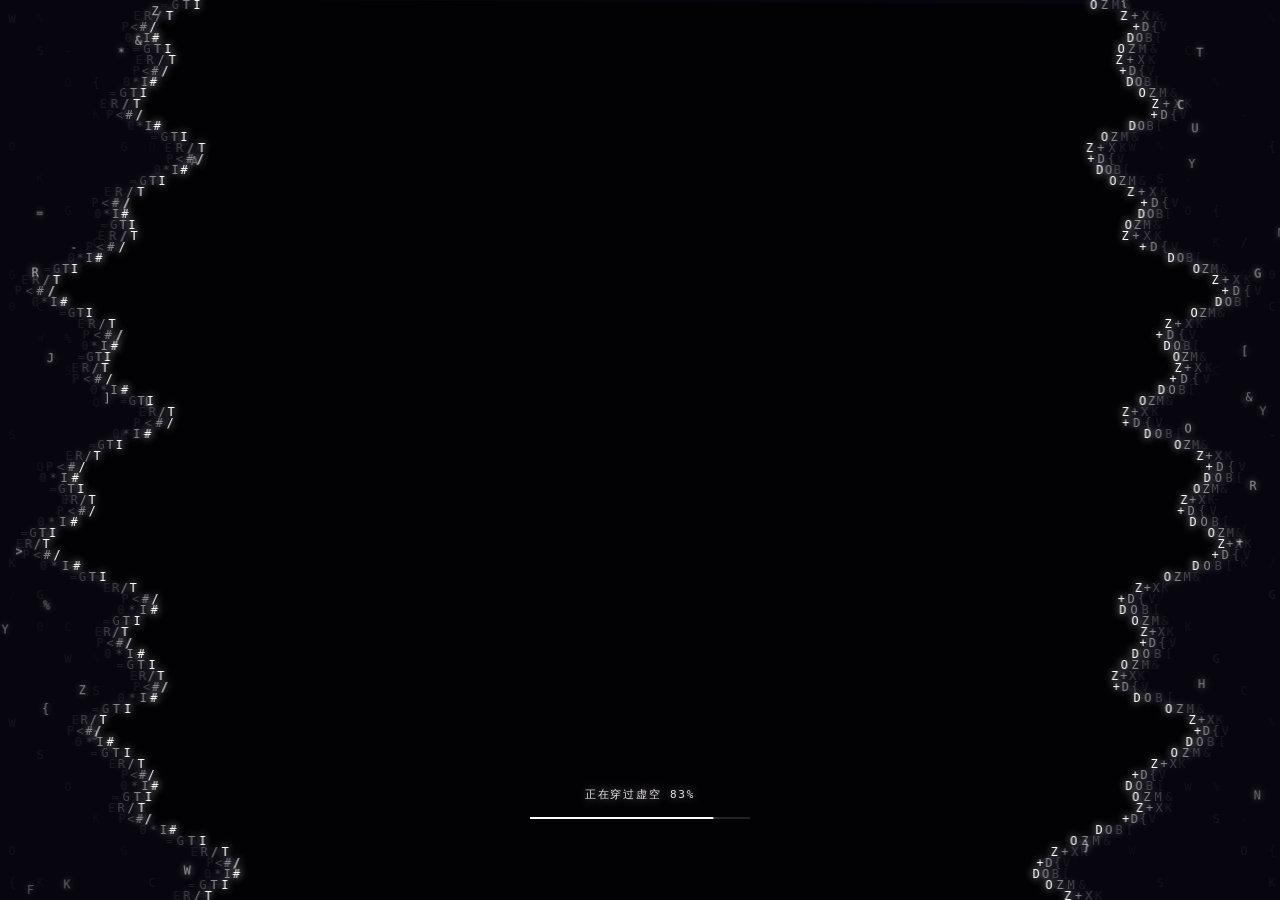
<file: works/index.html>
<!DOCTYPE html><html lang="zh-CN" data-motion="full" data-language="zh"><head><meta name="astro-view-transitions-enabled" content="true"><meta name="astro-view-transitions-fallback" content="swap"><script type="module" src="/_astro/ClientRouter.astro_astro_type_script_index_0_lang.C2j_ZdXg.js"></script><meta charset="UTF-8"><meta name="viewport" content="width=device-width, initial-scale=1"><meta name="theme-color" content="#09080d"><title>收藏 · 本佬</title><meta name="description" content="老本在线程之间收集的画面、实体信息与旧时代片段。"><meta name="author" content="本佬"><link rel="canonical" href="https://benla0.github.io/works/"><meta property="og:title" content="收藏 · 本佬"><meta property="og:description" content="老本在线程之间收集的画面、实体信息与旧时代片段。"><meta property="og:type" content="website"><meta property="og:url" content="https://benla0.github.io/works/"><meta property="og:image" content="https://benla0.github.io/images/social-card.png"><meta name="twitter:card" content="summary_large_image"><link rel="icon" type="image/svg+xml" href="/favicon.svg"><link rel="alternate" type="application/rss+xml" title="本佬 BENLAO" href="/rss.xml"><link rel="sitemap" href="/sitemap-index.xml"><link rel="preload" href="/fonts/benlao-pixel.b07589f7346e.woff2" as="font" type="font/woff2" crossorigin><script>(function(){const pageTitle = "收藏 · 本佬";
const englishTitle = "Collection · BENLAO";

      const root = document.documentElement;
      root.dataset.js = 'true';
      root.dataset.initialLoad ||= 'loading';
      try {
        const choice = localStorage.getItem('benlao-motion');
        root.dataset.motion = choice === 'reduced' || (!choice && matchMedia('(prefers-reduced-motion: reduce)').matches) ? 'reduced' : 'full';
        root.dataset.language = localStorage.getItem('benlao-language') === 'en' ? 'en' : 'zh';
        const quality = localStorage.getItem('benlao-quality');
        root.dataset.quality = quality === 'high' || quality === 'low' ? quality : 'auto';
      } catch { root.dataset.motion = matchMedia('(prefers-reduced-motion: reduce)').matches ? 'reduced' : 'full'; }
      root.lang = root.dataset.language === 'en' ? 'en' : 'zh-CN';
      document.title = root.dataset.language === 'en' ? englishTitle : pageTitle;
    })();</script><link rel="stylesheet" href="/_astro/BaseLayout.BYTqUSwI.css"></head><body id="top" data-title-zh="收藏 · 本佬" data-title-en="Collection · BENLAO" data-blog-api="https://blog-api.benlao.top" data-turnstile-key data-friendlink-verification-provider="self-hosted"><div class="void-loader" data-void-loader role="status" aria-label="正在加载网站" data-aria-en="Loading website" aria-live="polite" data-no-text-decode><pre class="void-loader-fallback" aria-hidden="true">        :|:        
       &lt;#|#&gt;       
      /##|##\      
       &lt;#|#&gt;       
        :|:        </pre><canvas data-void-canvas aria-hidden="true"></canvas><div class="void-loader-status"><p><span data-ui-text><span data-language-text="zh">正在穿过虚空</span><span data-language-text="en" lang="en">CROSSING THE VOID</span></span> <span data-void-percent aria-hidden="true">0%</span></p><span class="void-loader-meter" aria-hidden="true"><i></i></span><button type="button" class="void-loader-skip" data-void-skip hidden><span data-ui-text><span data-language-text="zh">直接进入网站</span><span data-language-text="en" lang="en">ENTER WEBSITE</span></span></button></div></div><script>
  // A failed loader module must never leave the document covered forever.
  window.setTimeout(() => {
    const loader = document.querySelector('[data-void-loader]');
    if (loader && !loader.hasAttribute('data-loader-mounted')) {
      document.documentElement.dataset.initialLoad = 'complete';
      loader.remove();
    }
  }, 15000);
</script><script type="module" src="/_astro/VoidLoader.astro_astro_type_script_index_0_lang.DA_737BB.js"></script><div class="game-background" data-game-background data-background-state="static" aria-hidden="true"><svg class="nebula-fallback" viewBox="0 0 1024 640" preserveAspectRatio="xMidYMid slice"><defs><radialGradient id="nebula-ink" gradientUnits="userSpaceOnUse" cx="604.16" cy="345.6" r="665.6" fx="747.52" fy="403.2"><stop stop-color="#2d1246"></stop><stop offset=".5" stop-color="#160a27"></stop><stop offset="1" stop-color="#07040e"></stop></radialGradient></defs><path fill="url(#nebula-ink)" d="M0 0h1024v640H0z"></path><g font-family="Consolas,monospace" font-size="10" dominant-baseline="text-before-edge"><text x="972.3 312.5 13.0 13.2 601.4 205.8 949.8 241.9 805.9 398.0 542.0 554.0 830.0 86.0 218.0 458.0 494.0 818.0 649.9 661.7 409.4 565.4 613.4 529.0 252.8 336.8 923.5 275.3 347.3 671.3 383.0 815.0 154.8 1018.8 370.3 550.2 838.2 238.1 130.0 382.1 1006.7 203.7 911.9 348.2" y="12 24 48 60 72 108 108 120 120 132 132 132 132 144 144 144 144 144 168 192 216 216 216 240 252 252 312 324 324 324 336 336 348 348 384 396 396 408 420 468 516 564 576 588" fill="#dac0ff" opacity="0.625">***+***********+***+*****+********+**+**+++*</text><text x="853.9 338.0 374.0 302.0 314.0 338.0 374.0 302.0 314.0 326.0 338.0 362.0 181.9 265.9 277.9 289.9 349.9 373.9 133.9 181.9 193.9 205.9 253.9 301.9 109.7 157.7 241.7 277.7 349.7 121.6 205.6 229.6 253.6 361.6 97.4 169.4 349.4 361.4 97.2 1021.2 193.0 349.0 445.0 457.0 493.0 709.0 997.0 1009.0 72.8 96.8 384.8 396.8 408.8 432.8 456.8 516.8 912.8 924.8 936.8 1020.8 72.6 156.6 180.6 504.6 516.6 936.6 984.6 84.3 156.3 180.3 192.3 384.3 540.3 852.3 924.3 948.3 336.0 384.0 516.0 540.0 840.0 912.0 960.0 23.8 35.8 347.8 527.8 539.8 575.8 599.8 611.8 719.8 935.8 -0.5 323.5 359.5 587.5 839.5 935.5 299.3 551.3 647.3 791.3 803.3 863.3 911.3 923.3 155.0 263.0 515.0 623.0 647.0 803.0 827.0 875.0 887.0 947.0 250.8 358.8 514.8 646.8 658.8 754.8 922.8 994.8 286.6 358.6 514.6 526.6 646.6 898.6 994.6 286.4 490.4 658.4 718.4 730.4 946.4 958.4 982.4 298.3 478.3 646.3 670.3 718.3 922.3 934.3 994.3 310.2 574.2 682.2 898.2 298.1 538.1 574.1 586.1 598.1 622.1 634.1 682.1 874.1 886.1 262.0 562.0 610.0 670.0 694.0 850.0 874.0 1018.0 70.0 82.0 250.0 286.0 538.0 586.0 598.0 682.0 82.0 94.0 214.0 226.0 286.0 310.0 586.0 634.0 670.0 70.1 130.1 310.1 622.1 634.1 646.1 826.1 850.1 874.1 1018.1 70.1 106.1 118.1 298.1 802.1 838.1 70.2 82.2 106.2 322.2 406.2 478.2 994.2 58.4 70.4 118.4 322.4 334.4 454.4 874.4 46.5 70.5 82.5 94.5 130.5 478.5 778.5 874.5 82.7 94.7 502.7 886.7 10.9 94.9 118.9 490.9 586.9 826.9 850.9 958.9 23.2 47.2 107.2 503.2 515.2 599.2 803.2 815.2 827.2 863.2 59.4 95.4 539.4 539.7 551.7 563.7 755.7 791.7 815.7 923.7 755.9 803.9 744.2 804.2 720.4 780.4 804.4 696.7 792.7 852.7 648.9 660.9 864.9 601.1 649.1 661.1 805.1 817.1 841.1 853.1" y="120 132 132 144 144 144 144 156 156 156 156 156 168 168 168 168 168 168 180 180 180 180 180 180 192 192 192 192 192 204 204 204 204 204 216 216 216 216 228 228 240 240 240 240 240 240 240 240 252 252 252 252 252 252 252 252 252 252 252 252 264 264 264 264 264 264 264 276 276 276 276 276 276 276 276 276 288 288 288 288 288 288 288 300 300 300 300 300 300 300 300 300 300 312 312 312 312 312 312 324 324 324 324 324 324 324 324 336 336 336 336 336 336 336 336 336 336 348 348 348 348 348 348 348 348 360 360 360 360 360 360 360 372 372 372 372 372 372 372 372 384 384 384 384 384 384 384 384 396 396 396 396 408 408 408 408 408 408 408 408 408 408 420 420 420 420 420 420 420 420 432 432 432 432 432 432 432 432 444 444 444 444 444 444 444 444 444 456 456 456 456 456 456 456 456 456 456 468 468 468 468 468 468 480 480 480 480 480 480 480 492 492 492 492 492 492 492 504 504 504 504 504 504 504 504 516 516 516 516 528 528 528 528 528 528 528 528 540 540 540 540 540 540 540 540 540 540 552 552 552 564 564 564 564 564 564 564 576 576 588 588 600 600 600 612 612 612 624 624 624 636 636 636 636 636 636 636" fill="#4e2b75" opacity="0.1875">.....................................................................................................................................................................................................................................................................................</text><text x="350.0 350.0 301.9 313.9 325.9 145.9 265.9 277.9 313.9 325.9 337.9 133.7 145.7 169.7 181.7 253.7 265.7 289.7 301.7 313.7 325.7 337.7 133.6 145.6 157.6 169.6 181.6 193.6 217.6 241.6 301.6 325.6 337.6 349.6 121.4 181.4 193.4 205.4 229.4 241.4 253.4 265.4 325.4 85.2 109.2 145.2 157.2 181.2 193.2 205.2 217.2 253.2 349.2 97.0 109.0 121.0 133.0 145.0 157.0 169.0 181.0 205.0 229.0 313.0 361.0 1021.0 108.8 120.8 132.8 144.8 156.8 168.8 180.8 192.8 204.8 228.8 348.8 372.8 420.8 444.8 468.8 480.8 504.8 984.8 996.8 1008.8 84.6 96.6 144.6 168.6 192.6 204.6 348.6 360.6 372.6 384.6 396.6 408.6 420.6 468.6 492.6 876.6 996.6 1008.6 72.3 96.3 120.3 132.3 144.3 168.3 204.3 336.3 348.3 372.3 396.3 492.3 504.3 516.3 528.3 888.3 912.3 972.3 984.3 996.3 48.0 60.0 72.0 108.0 120.0 132.0 144.0 156.0 168.0 180.0 192.0 204.0 216.0 324.0 348.0 360.0 372.0 396.0 408.0 504.0 864.0 876.0 900.0 972.0 984.0 47.8 83.8 95.8 119.8 131.8 143.8 155.8 167.8 179.8 191.8 203.8 311.8 323.8 335.8 359.8 371.8 383.8 491.8 851.8 863.8 875.8 887.8 947.8 959.8 971.8 1019.8 23.5 35.5 59.5 83.5 119.5 143.5 155.5 167.5 179.5 203.5 275.5 287.5 299.5 371.5 383.5 527.5 539.5 551.5 575.5 599.5 611.5 623.5 863.5 875.5 959.5 971.5 983.5 -0.7 11.3 23.3 155.3 239.3 251.3 263.3 287.3 371.3 503.3 515.3 527.3 539.3 563.3 575.3 587.3 599.3 611.3 623.3 827.3 839.3 851.3 875.3 887.3 947.3 959.3 971.3 983.3 995.3 11.0 131.0 143.0 191.0 203.0 239.0 251.0 371.0 503.0 527.0 539.0 551.0 575.0 611.0 635.0 779.0 791.0 839.0 851.0 863.0 959.0 971.0 983.0 1007.0 130.8 214.8 226.8 370.8 502.8 526.8 538.8 586.8 598.8 610.8 634.8 778.8 790.8 802.8 826.8 838.8 850.8 862.8 946.8 958.8 970.8 982.8 1006.8 130.6 142.6 166.6 250.6 262.6 274.6 490.6 502.6 538.6 610.6 622.6 634.6 742.6 754.6 778.6 790.6 802.6 826.6 838.6 850.6 862.6 874.6 958.6 970.6 1006.6 1018.6 -1.6 106.4 154.4 202.4 250.4 262.4 274.4 346.4 358.4 370.4 466.4 502.4 514.4 526.4 622.4 634.4 646.4 670.4 742.4 754.4 826.4 850.4 862.4 874.4 898.4 922.4 934.4 970.4 1018.4 -1.7 94.3 118.3 142.3 250.3 262.3 274.3 286.3 334.3 346.3 358.3 454.3 502.3 514.3 526.3 538.3 550.3 574.3 586.3 598.3 610.3 622.3 634.3 658.3 730.3 742.3 838.3 850.3 874.3 886.3 898.3 910.3 946.3 958.3 970.3 1006.3 1018.3 106.2 118.2 130.2 154.2 238.2 250.2 262.2 274.2 334.2 466.2 478.2 490.2 502.2 514.2 526.2 538.2 562.2 586.2 598.2 610.2 622.2 634.2 646.2 658.2 706.2 718.2 730.2 742.2 862.2 874.2 886.2 910.2 922.2 958.2 970.2 1006.2 1018.2 82.1 94.1 106.1 118.1 226.1 250.1 322.1 334.1 442.1 454.1 466.1 478.1 490.1 502.1 514.1 526.1 550.1 562.1 610.1 646.1 694.1 706.1 838.1 850.1 862.1 922.1 970.1 982.1 994.1 1018.1 58.0 70.0 82.0 94.0 106.0 118.0 142.0 166.0 190.0 202.0 226.0 238.0 250.0 322.0 430.0 442.0 454.0 466.0 490.0 514.0 526.0 538.0 550.0 634.0 682.0 706.0 838.0 862.0 886.0 1006.0 106.0 118.0 130.0 142.0 154.0 166.0 178.0 190.0 214.0 226.0 238.0 298.0 322.0 334.0 442.0 454.0 466.0 478.0 490.0 502.0 514.0 526.0 550.0 574.0 622.0 634.0 646.0 658.0 694.0 706.0 718.0 826.0 838.0 850.0 862.0 874.0 898.0 46.0 58.0 70.0 118.0 130.0 142.0 166.0 178.0 298.0 322.0 382.0 418.0 442.0 466.0 478.0 490.0 514.0 538.0 562.0 574.0 622.0 658.0 682.0 694.0 802.0 814.0 838.0 850.0 862.0 874.0 922.0 970.0 994.0 1006.0 1018.0 46.1 58.1 94.1 106.1 322.1 406.1 418.1 430.1 442.1 454.1 466.1 478.1 490.1 514.1 550.1 574.1 586.1 598.1 610.1 658.1 670.1 682.1 694.1 790.1 802.1 814.1 838.1 862.1 898.1 982.1 1006.1 34.1 46.1 322.1 334.1 358.1 370.1 394.1 406.1 418.1 430.1 442.1 454.1 466.1 478.1 502.1 514.1 550.1 610.1 622.1 634.1 646.1 658.1 670.1 814.1 826.1 850.1 874.1 886.1 898.1 922.1 934.1 958.1 982.1 994.1 1006.1 34.2 46.2 58.2 94.2 334.2 346.2 358.2 370.2 382.2 394.2 418.2 454.2 490.2 502.2 586.2 598.2 610.2 622.2 634.2 646.2 754.2 790.2 802.2 886.2 910.2 958.2 970.2 982.2 22.4 34.4 82.4 94.4 106.4 358.4 370.4 466.4 478.4 502.4 526.4 574.4 598.4 622.4 634.4 790.4 886.4 910.4 922.4 946.4 958.4 970.4 994.4 22.5 34.5 106.5 490.5 502.5 586.5 610.5 622.5 790.5 922.5 934.5 946.5 958.5 10.7 34.7 70.7 106.7 118.7 490.7 514.7 562.7 586.7 598.7 610.7 622.7 634.7 766.7 778.7 790.7 898.7 910.7 922.7 934.7 946.7 958.7 34.9 58.9 70.9 82.9 514.9 526.9 538.9 550.9 562.9 574.9 598.9 610.9 622.9 634.9 778.9 862.9 874.9 886.9 898.9 910.9 922.9 934.9 -0.8 527.2 539.2 551.2 563.2 575.2 587.2 611.2 635.2 755.2 767.2 779.2 839.2 851.2 875.2 887.2 899.2 911.2 923.2 935.2 527.4 599.4 611.4 767.4 779.4 803.4 815.4 827.4 839.4 875.4 899.4 923.4 611.7 623.7 647.7 731.7 743.7 767.7 803.7 827.7 887.7 899.7 911.7 659.9 707.9 731.9 743.9 767.9 791.9 815.9 875.9 899.9 923.9 624.2 636.2 660.2 672.2 696.2 708.2 720.2 732.2 792.2 852.2 876.2 900.2 912.2 612.4 624.4 636.4 648.4 660.4 672.4 684.4 816.4 840.4 876.4 888.4 900.4 612.7 624.7 636.7 648.7 660.7 684.7 804.7 816.7 828.7 840.7 864.7 876.7 888.7 612.9 624.9 636.9 804.9 816.9 828.9 840.9 852.9 876.9 888.9 637.1" y="144 156 168 168 168 180 180 180 180 180 180 192 192 192 192 192 192 192 192 192 192 192 204 204 204 204 204 204 204 204 204 204 204 204 216 216 216 216 216 216 216 216 216 228 228 228 228 228 228 228 228 228 228 240 240 240 240 240 240 240 240 240 240 240 240 240 252 252 252 252 252 252 252 252 252 252 252 252 252 252 252 252 252 252 252 252 264 264 264 264 264 264 264 264 264 264 264 264 264 264 264 264 264 264 276 276 276 276 276 276 276 276 276 276 276 276 276 276 276 276 276 276 276 276 288 288 288 288 288 288 288 288 288 288 288 288 288 288 288 288 288 288 288 288 288 288 288 288 288 300 300 300 300 300 300 300 300 300 300 300 300 300 300 300 300 300 300 300 300 300 300 300 300 300 300 312 312 312 312 312 312 312 312 312 312 312 312 312 312 312 312 312 312 312 312 312 312 312 312 312 312 312 324 324 324 324 324 324 324 324 324 324 324 324 324 324 324 324 324 324 324 324 324 324 324 324 324 324 324 324 324 336 336 336 336 336 336 336 336 336 336 336 336 336 336 336 336 336 336 336 336 336 336 336 336 348 348 348 348 348 348 348 348 348 348 348 348 348 348 348 348 348 348 348 348 348 348 348 360 360 360 360 360 360 360 360 360 360 360 360 360 360 360 360 360 360 360 360 360 360 360 360 360 360 372 372 372 372 372 372 372 372 372 372 372 372 372 372 372 372 372 372 372 372 372 372 372 372 372 372 372 372 372 384 384 384 384 384 384 384 384 384 384 384 384 384 384 384 384 384 384 384 384 384 384 384 384 384 384 384 384 384 384 384 384 384 384 384 384 384 396 396 396 396 396 396 396 396 396 396 396 396 396 396 396 396 396 396 396 396 396 396 396 396 396 396 396 396 396 396 396 396 396 396 396 396 396 408 408 408 408 408 408 408 408 408 408 408 408 408 408 408 408 408 408 408 408 408 408 408 408 408 408 408 408 408 408 420 420 420 420 420 420 420 420 420 420 420 420 420 420 420 420 420 420 420 420 420 420 420 420 420 420 420 420 420 420 432 432 432 432 432 432 432 432 432 432 432 432 432 432 432 432 432 432 432 432 432 432 432 432 432 432 432 432 432 432 432 432 432 432 432 432 432 444 444 444 444 444 444 444 444 444 444 444 444 444 444 444 444 444 444 444 444 444 444 444 444 444 444 444 444 444 444 444 444 444 444 444 456 456 456 456 456 456 456 456 456 456 456 456 456 456 456 456 456 456 456 456 456 456 456 456 456 456 456 456 456 456 456 468 468 468 468 468 468 468 468 468 468 468 468 468 468 468 468 468 468 468 468 468 468 468 468 468 468 468 468 468 468 468 468 468 468 468 480 480 480 480 480 480 480 480 480 480 480 480 480 480 480 480 480 480 480 480 480 480 480 480 480 480 480 480 492 492 492 492 492 492 492 492 492 492 492 492 492 492 492 492 492 492 492 492 492 492 492 504 504 504 504 504 504 504 504 504 504 504 504 504 516 516 516 516 516 516 516 516 516 516 516 516 516 516 516 516 516 516 516 516 516 516 528 528 528 528 528 528 528 528 528 528 528 528 528 528 528 528 528 528 528 528 528 528 540 540 540 540 540 540 540 540 540 540 540 540 540 540 540 540 540 540 540 540 552 552 552 552 552 552 552 552 552 552 552 552 564 564 564 564 564 564 564 564 564 564 564 576 576 576 576 576 576 576 576 576 576 588 588 588 588 588 588 588 588 588 588 588 588 588 600 600 600 600 600 600 600 600 600 600 600 600 612 612 612 612 612 612 612 612 612 612 612 612 612 624 624 624 624 624 624 624 624 624 624 636" fill="#4e2b75" opacity="0.25">...:...:::...:...:.:::..::.:..::::.::..::::.::...:.::..:::...:::..::::::..:::..:::......:.:::....::::..:...::.....:.::.....:..:::::...:::.:....:....::..::.:::.:.:..:::......::.:::::..:::::.::........:....:::::..:::.::..........::.:::::::::....::......::::.:.::..::.:.::.:::..::.:.:...::.....::.::.:......:.::.:..:::::.::....:::......:::..:..:..:..::..::.::.::::.....:...::::.:..::....:.::..:.:...:::.::::::..::.:.:.:::..........::...::.:.........::..::::...::...:..::.:::::.:....::..:...:.:.....:::::...:::........::....::.:..:::...:.:::......:.::..:::.:...:...::.....:.:::..::::.....:::.::.:.....:.:::.:........:.....::::.:::..:.::::........:::..:..:.:...:..:.::..::.::.....:::.::.:..::.:......:.:.:::.:::.:.::..::.::...::...:..:.:....:...::::..::::...:..:::...::..::...:...:::........:.......:....:..:........:...</text><text x="265.6 277.6 313.6 133.4 145.4 157.4 289.4 301.4 313.4 337.4 121.2 133.2 169.2 229.2 241.2 301.2 337.2 217.0 241.0 253.0 337.0 216.8 312.8 108.6 120.6 132.6 216.6 288.6 312.6 336.6 432.6 444.6 456.6 480.6 1020.6 108.3 252.3 288.3 300.3 312.3 408.3 420.3 444.3 456.3 1008.3 1020.3 84.0 96.0 252.0 288.0 300.0 312.0 432.0 996.0 59.8 71.8 107.8 239.8 251.8 275.8 299.8 395.8 419.8 431.8 479.8 503.8 515.8 983.8 1007.8 47.5 95.5 131.5 191.5 215.5 239.5 251.5 263.5 407.5 419.5 467.5 503.5 515.5 35.3 71.3 107.3 119.3 131.3 167.3 179.3 191.3 215.3 383.3 1019.3 -1.0 23.0 47.0 59.0 95.0 107.0 119.0 167.0 179.0 215.0 227.0 407.0 563.0 587.0 599.0 995.0 1019.0 -1.2 58.8 106.8 118.8 142.8 166.8 238.8 382.8 394.8 466.8 550.8 562.8 574.8 622.8 814.8 -1.4 94.6 118.6 154.6 238.6 370.6 382.6 394.6 454.6 466.6 478.6 550.6 586.6 598.6 766.6 814.6 118.4 130.4 142.4 166.4 226.4 238.4 382.4 430.4 454.4 478.4 538.4 550.4 562.4 586.4 598.4 610.4 766.4 778.4 790.4 802.4 838.4 70.3 106.3 130.3 154.3 166.3 202.3 214.3 238.3 382.3 406.3 418.3 466.3 562.3 778.3 790.3 814.3 826.3 -1.8 94.2 178.2 358.2 382.2 430.2 442.2 454.2 778.2 826.2 850.2 934.2 946.2 982.2 994.2 34.1 70.1 130.1 142.1 166.1 190.1 214.1 346.1 430.1 718.1 766.1 802.1 826.1 898.1 910.1 934.1 946.1 958.1 1006.1 10.0 154.0 178.0 214.0 334.0 346.0 358.0 382.0 394.0 718.0 742.0 754.0 778.0 898.0 910.0 922.0 970.0 982.0 994.0 -2.0 34.0 46.0 58.0 358.0 382.0 406.0 430.0 730.0 802.0 814.0 886.0 922.0 970.0 994.0 1006.0 1018.0 22.0 34.0 334.0 370.0 430.0 502.0 526.0 550.0 706.0 790.0 826.0 886.0 898.0 946.0 958.0 982.0 34.1 334.1 346.1 358.1 382.1 502.1 526.1 562.1 706.1 718.1 730.1 766.1 778.1 886.1 910.1 922.1 946.1 994.1 -1.9 10.1 22.1 346.1 490.1 526.1 538.1 574.1 586.1 598.1 682.1 706.1 718.1 790.1 910.1 946.1 -1.8 22.2 562.2 658.2 682.2 694.2 718.2 766.2 778.2 898.2 922.2 -1.6 490.4 514.4 610.4 646.4 670.4 766.4 778.4 934.4 10.5 526.5 538.5 550.5 562.5 574.5 598.5 634.5 646.5 670.5 766.5 526.7 538.7 550.7 574.7 646.7 730.7 -1.1 658.9 766.9 623.2 731.2 623.4 683.4 707.4 755.4 851.4 863.4 887.4 911.4 659.7 695.7 719.7 839.7 851.7 863.7 875.7 623.9 635.9 647.9 671.9 719.9 827.9 839.9 863.9 887.9 648.2 684.2 816.2 828.2 840.2 864.2 888.2 828.4 852.4 864.4" y="204 204 204 216 216 216 216 216 216 216 228 228 228 228 228 228 228 240 240 240 240 252 252 264 264 264 264 264 264 264 264 264 264 264 264 276 276 276 276 276 276 276 276 276 276 276 288 288 288 288 288 288 288 288 300 300 300 300 300 300 300 300 300 300 300 300 300 300 300 312 312 312 312 312 312 312 312 312 312 312 312 312 324 324 324 324 324 324 324 324 324 324 324 336 336 336 336 336 336 336 336 336 336 336 336 336 336 336 336 336 348 348 348 348 348 348 348 348 348 348 348 348 348 348 348 360 360 360 360 360 360 360 360 360 360 360 360 360 360 360 360 372 372 372 372 372 372 372 372 372 372 372 372 372 372 372 372 372 372 372 372 372 384 384 384 384 384 384 384 384 384 384 384 384 384 384 384 384 384 396 396 396 396 396 396 396 396 396 396 396 396 396 396 396 408 408 408 408 408 408 408 408 408 408 408 408 408 408 408 408 408 408 408 420 420 420 420 420 420 420 420 420 420 420 420 420 420 420 420 420 420 420 432 432 432 432 432 432 432 432 432 432 432 432 432 432 432 432 432 444 444 444 444 444 444 444 444 444 444 444 444 444 444 444 444 456 456 456 456 456 456 456 456 456 456 456 456 456 456 456 456 456 456 468 468 468 468 468 468 468 468 468 468 468 468 468 468 468 468 480 480 480 480 480 480 480 480 480 480 480 492 492 492 492 492 492 492 492 492 504 504 504 504 504 504 504 504 504 504 504 516 516 516 516 516 516 528 528 528 540 540 552 552 552 552 552 552 552 552 564 564 564 564 564 564 564 576 576 576 576 576 576 576 576 576 588 588 588 588 588 588 588 600 600 600" fill="#4e2b75" opacity="0.3125">+:::::+++::::::++:++:::::::::::++:+::::::+::+:::++:++::+:++::+:::+::++::::++++:+:::+::::++++::+++::++++++::::::++::::++::+:::+:::++++++:::+:+::+:+++++:::++:+++:+:::++::::+++::::+:+:++::++++:::::++::::::++++:::+:+::+:::++::::::++::::+:+:++:+::::++:::::::::::++:+::::::++:::++::++++++:+:+::+::++:::++:::+:++::+::::+::++::::+::::++++::+:++:+::::+::++::+++:::+:+::::+::::::::::::</text><text x="289.6 265.2 325.2 277.0 301.0 276.8 288.8 228.6 264.6 324.6 216.3 276.3 324.3 468.3 480.3 264.0 468.0 492.0 1008.0 215.8 263.8 287.8 995.8 71.5 107.5 227.5 491.5 995.5 1019.5 95.3 203.3 227.3 395.3 1007.3 395.0 419.0 443.0 491.0 178.8 490.8 46.6 106.6 562.6 574.6 214.4 394.4 574.4 814.4 10.3 82.3 442.3 754.3 766.3 802.3 70.2 82.2 142.2 214.2 226.2 346.2 370.2 394.2 418.2 -1.9 154.1 178.1 202.1 394.1 730.1 370.0 766.0 826.0 946.0 958.0 22.0 418.0 982.0 10.0 346.0 394.0 718.0 730.0 742.0 910.0 370.1 394.1 538.1 754.1 970.1 562.1 694.1 754.1 778.1 970.1 514.2 538.2 550.2 670.2 934.2 946.2 586.4 694.4 742.4 754.4 -1.5 514.5 658.5 730.5 754.5 -1.3 754.7 682.9 742.9 635.4 743.4 635.7 695.9 851.9" y="204 228 228 240 240 252 252 264 264 264 276 276 276 276 276 288 288 288 288 300 300 300 300 312 312 312 312 312 312 324 324 324 324 324 336 336 336 336 348 348 360 360 360 360 372 372 372 372 384 384 384 384 384 384 396 396 396 396 396 396 396 396 396 408 408 408 408 408 408 420 420 420 420 420 432 432 432 444 444 444 444 444 444 444 456 456 456 456 456 468 468 468 468 468 480 480 480 480 480 480 492 492 492 492 504 504 504 504 504 516 516 528 528 552 552 564 576 576" fill="#4e2b75" opacity="0.375">++++++++++++++++++++++++++++++++++++++++++++++++++++++++++++++++++++++++++++++++++++++++++++++++++++++++++++++++++++++</text><text x="277.4 277.2 313.2 240.8 228.3 228.0 420.0 480.0 1020.0 227.8 407.8 455.8 431.5 1007.5 467.3 35.0 71.0 467.0 479.0 22.8 454.8 22.6 58.6 178.6 190.6 214.6 442.6 10.4 82.4 178.4 22.3 190.3 430.3 166.2 754.2 814.2 10.1 22.1 46.1 358.1 370.1 418.1 742.1 754.1 22.0 34.0 418.0 802.0 814.0 10.0 370.0 778.0 910.0 934.0 754.0 766.0 778.0 22.1 742.1 934.1 958.1 10.2 574.2 706.2 730.2 538.4 550.4 562.4 682.5 742.5 682.7 718.7 646.9 730.9 659.2 671.2 647.4 659.4 707.7 683.9" y="216 228 228 252 276 288 288 288 288 300 300 300 312 312 324 336 336 336 336 348 348 360 360 360 360 360 360 372 372 372 384 384 384 396 396 396 408 408 408 408 408 408 408 408 420 420 420 420 420 432 432 432 432 432 444 444 444 456 456 456 456 480 480 480 480 492 492 492 504 504 516 516 528 528 540 540 552 552 564 576" fill="#824ab4" opacity="0.4375">*****=*********=***=**==*****=**=***=*=**===**=*=****===**=*==*******=*****=****</text><text x="289.2 289.0 240.6 300.6 240.3 444.0 443.5 479.5 455.3 455.0 34.6 82.6 70.4 418.4 442.4 34.3 58.3 178.3 394.3 10.2 802.2 382.1 406.1 778.1 -2.0 406.0 394.0 766.0 790.0 946.0 958.0 -1.9 10.1 742.2 718.5 658.7 719.2 671.7" y="228 240 264 264 276 288 312 312 324 336 360 360 372 372 372 384 384 384 384 396 396 408 408 408 420 420 432 432 432 432 432 456 456 480 504 516 540 564" fill="#824ab4" opacity="0.5">======================================</text><text x="265.0 264.8 276.6 467.8 419.3 431.0 418.8 430.8 442.8 70.6 430.6 22.4 46.3 22.2 790.1 742.0 -2.0 682.4 706.4 718.4 670.7 670.9 718.9 683.2 695.4 719.4 683.7" y="240 252 264 300 324 336 348 348 348 360 360 372 384 396 408 432 444 492 492 492 516 528 528 540 552 552 564" fill="#ac6edd" opacity="0.5625">xxxxxxxxxxxx#xxxxx#xxxxxxxx</text><text x="325.0 324.8 264.3 432.3 240.0 276.0 456.0 443.8 395.5 47.3 59.3 83.3 407.3 443.3 479.3 491.3 83.0 10.8 82.8 94.8 190.8 202.8 406.8 478.8 10.6 202.6 226.6 418.6 34.4 58.4 94.4 190.4 406.4 226.3 34.2 46.2 58.2 190.2 202.2 406.2 766.2 790.2 58.1 814.1 46.0 730.0 934.0 346.0 358.0 406.0 934.0 742.1 766.1 526.2 10.4 658.4 742.7 754.9 647.2 743.2 671.4 731.4" y="240 252 276 276 288 288 288 300 312 324 324 324 324 324 324 324 336 348 348 348 348 348 348 348 360 360 360 360 372 372 372 372 372 384 396 396 396 396 396 396 396 396 408 408 420 420 420 432 444 444 444 468 468 480 492 492 516 528 540 540 552 552" fill="#824ab4" opacity="0.375">**************************************************************</text><text x="300.8 431.3 34.8 406.6 46.4 790.0 754.0 730.1 730.4" y="252 324 348 360 372 420 432 468 492" fill="#ac6edd" opacity="0.5">xxxxxxxxx</text><text x="252.6 455.5 46.8 70.8 694.5 706.5 706.7 706.9 707.2" y="264 312 348 348 504 504 516 528 540" fill="#ac6edd" opacity="0.625">#########</text><text x="694.7 694.9 695.2" y="516 528 540" fill="#ac6edd" opacity="0.6875">%@%</text></g></svg><canvas data-nebula-canvas></canvas><div class="site-glitch-overlay" data-glitch-background data-glitch-state="disabled" data-glitch-active="false" aria-hidden="true"><canvas class="site-glitch-canvas" data-glitch-canvas></canvas></div><script type="module" src="/_astro/GlitchBackground.astro_astro_type_script_index_0_lang.DGTf3bj2.js"></script></div><script type="module" src="/_astro/GameBackground.astro_astro_type_script_index_0_lang.B1zMoQFI.js"></script><a class="skip-link" href="#main"><span data-ui-text><span data-language-text="zh">跳到主要内容</span><span data-language-text="en" lang="en">Skip to content</span></span></a><header class="site-header" data-game-menu data-menu-phase="idle"><div class="header-inner"><div class="menu-brand-row"><button type="button" class="brand mask-pet" aria-label="戳一下面具" data-i18n-label="mask.pet" data-mask-pet data-mood="calm" data-anger="0"><span class="ascii-mask-mark brand-ascii" style="--ascii-mask-size:124px" data-ascii-mask data-ascii-mask-state="static" aria-hidden="true"><svg class="ascii-mask-svg" data-ascii-mask-frame viewBox="0 0 216 216" preserveAspectRatio="xMidYMid meet" aria-hidden="true" focusable="false"><text xml:space="preserve" fill="currentColor" font-family="Courier New, monospace" font-size="10"><tspan x="6" y="14">                                  </tspan><tspan x="6" y="26">                                  </tspan><tspan x="6" y="38">          ############++          </tspan><tspan x="6" y="50">        ############++####        </tspan><tspan x="6" y="62">      ############++########      </tspan><tspan x="6" y="74">    ####      ##++##      ##      </tspan><tspan x="6" y="86">    ##        ++####        ##    </tspan><tspan x="6" y="98">    ##        ######        ##    </tspan><tspan x="6" y="110">    ##        ######        ++    </tspan><tspan x="6" y="122">    ####++################++##    </tspan><tspan x="6" y="134">    ##                      ##    </tspan><tspan x="6" y="146">      ####              ####      </tspan><tspan x="6" y="158">        ##              ##        </tspan><tspan x="6" y="170">          ##          ##          </tspan><tspan x="6" y="182">            ####++####            </tspan><tspan x="6" y="194">                                  </tspan><tspan x="6" y="206">                                  </tspan></text></svg></span></button><div class="mobile-actions"><button type="button" class="icon-button settings-trigger mobile-settings" aria-label="打开设置" data-i18n-label="settings.open" aria-controls="settings-dialog"><svg width="20" height="20" viewBox="0 0 24 24" fill="none" stroke="currentColor" stroke-width="1.5" stroke-linecap="square" stroke-linejoin="miter" aria-hidden="true"><path d="M9 3h6v3h3v3h3v6h-3v3h-3v3H9v-3H6v-3H3V9h3V6h3zM9 9h6v6H9z"></path></svg></button><button type="button" class="icon-button mobile-menu-toggle" aria-label="展开导航" data-i18n-label="nav.open" aria-controls="menu-panel" aria-expanded="false"><svg width="20" height="20" viewBox="0 0 24 24" fill="none" stroke="currentColor" stroke-width="1.5" stroke-linecap="square" stroke-linejoin="miter" aria-hidden="true"><path d="M4 7h16M4 12h16M4 17h16"></path></svg></button></div></div><div id="menu-panel" class="menu-panel"><nav id="main-nav" class="main-nav" aria-label="主导航" data-i18n-label="nav.main"><a href="/" aria-label="开始" data-i18n-label="nav.home" data-menu-item><span class="menu-selector" aria-hidden="true">▶</span><span class="menu-label"><span data-ui-text><span data-language-text="zh">开始</span><span data-language-text="en" lang="en">START</span></span></span></a><a href="/posts/" aria-label="档案" data-i18n-label="nav.posts" data-menu-item><span class="menu-selector" aria-hidden="true">▶</span><span class="menu-label"><span data-ui-text><span data-language-text="zh">档案</span><span data-language-text="en" lang="en">ARCHIVE</span></span></span></a><a href="/works/" aria-label="收藏" data-i18n-label="nav.works" data-menu-item aria-current="page"><span class="menu-selector" aria-hidden="true">▶</span><span class="menu-label"><span data-ui-text><span data-language-text="zh">收藏</span><span data-language-text="en" lang="en">COLLECTION</span></span></span></a><a href="/achievements/" aria-label="成就" data-i18n-label="nav.achievements" data-menu-item><span class="menu-selector" aria-hidden="true">▶</span><span class="menu-label"><span data-ui-text><span data-language-text="zh">成就</span><span data-language-text="en" lang="en">ACHIEVEMENTS</span></span></span></a><a href="/about/" aria-label="关于" data-i18n-label="nav.about" data-menu-item><span class="menu-selector" aria-hidden="true">▶</span><span class="menu-label"><span data-ui-text><span data-language-text="zh">关于</span><span data-language-text="en" lang="en">ABOUT</span></span></span></a></nav><div class="menu-bottom"><button type="button" class="settings-trigger menu-utility" aria-label="打开设置" data-i18n-label="settings.open" aria-controls="settings-dialog"><svg width="19" height="19" viewBox="0 0 24 24" fill="none" stroke="currentColor" stroke-width="1.5" stroke-linecap="square" stroke-linejoin="miter" aria-hidden="true"><path d="M9 3h6v3h3v3h3v6h-3v3h-3v3H9v-3H6v-3H3V9h3V6h3zM9 9h6v6H9z"></path></svg><span data-ui-text><span data-language-text="zh">设置</span><span data-language-text="en" lang="en">SETTINGS</span></span></button><button type="button" class="terminal-trigger menu-utility" aria-controls="terminal-dialog" aria-label="打开导航控制台" data-i18n-label="terminal.open"><svg width="19" height="19" viewBox="0 0 24 24" fill="none" stroke="currentColor" stroke-width="1.5" stroke-linecap="square" stroke-linejoin="miter" aria-hidden="true"><path d="m5 7 5 5-5 5m8 0h6"></path></svg><span data-ui-text><span data-language-text="zh">控制台</span><span data-language-text="en" lang="en">CONSOLE</span></span></button></div></div></div></header><button type="button" class="menu-scrim" aria-label="关闭导航" data-i18n-label="nav.dismiss" tabindex="-1" hidden></button><div class="game-screen" data-game-screen data-screen-phase="idle"><main id="main" tabindex="-1" data-page-path="/works/"><div class="page-heading container"><h1><span data-ui-text><span data-language-text="zh">收藏</span><span data-language-text="en" lang="en">COLLECTION</span></span></h1></div><section class="container collection-section catalog-section" aria-label="收藏列表" data-i18n-label="works.list"><div class="collection-toolbar"><div class="filter-tabs" aria-label="按稀有度筛选" data-aria-en="Filter by rarity"><button type="button" data-work-filter="全部" aria-pressed="true"><span data-ui-text><span data-language-text="zh">全部</span><span data-language-text="en" lang="en">ALL</span></span></button><button type="button" data-work-filter="common" aria-pressed="false"><span data-ui-text><span data-language-text="zh">普通</span><span data-language-text="en" lang="en">COMMON</span></span></button><button type="button" data-work-filter="epic" aria-pressed="false"><span data-ui-text><span data-language-text="zh">史诗</span><span data-language-text="en" lang="en">EPIC</span></span></button><button type="button" data-work-filter="legendary" aria-pressed="false"><span data-ui-text><span data-language-text="zh">传说</span><span data-language-text="en" lang="en">LEGENDARY</span></span></button></div></div><div class="works-grid collection-gallery collection-catalog"><article class="collection-card-stage" data-reveal data-work-item data-rarity="legendary"><a class="collection-card" data-card-navigation data-rarity="legendary" href="/works/cocoa-and-lele/" aria-label="查看详情：可可 &amp; 乐乐" data-aria-en="View details: Cocoa &amp; Lele" aria-describedby="work-description-cocoa-and-lele"><span class="collection-card-surface"><span class="collection-card-image"><img src="/images/entities/cocoa-and-lele-voxel.webp" alt="" width="720" height="900" loading="lazy" decoding="async"></span><span class="collection-card-caption"><strong><span data-ui-text><span data-language-text="zh">可可 &amp; 乐乐</span><span data-language-text="en" lang="en">Cocoa &amp; Lele</span></span></strong></span></span><span class="sr-only" id="work-description-cocoa-and-lele"><span data-ui-text><span data-language-text="zh">可可是在 MC 村庄被托付给我的狸花猫，乐乐是在后室吃了我一条鱼、一路跟来的橘猫。现在都由我养着。</span><span data-language-text="en" lang="en">Cocoa is a tabby entrusted to me in a Minecraft village. Lele is a ginger cat that ate my fish and followed me out of the Backrooms. Both live with me now.</span></span> · <span data-ui-text><span data-language-text="zh">传说</span><span data-language-text="en" lang="en">LEGENDARY</span></span></span></a></article><article class="collection-card-stage" data-reveal data-work-item data-rarity="epic"><a class="collection-card" data-card-navigation data-rarity="epic" href="/works/merchant-contact/" aria-label="查看详情：店主的联系方式" data-aria-en="View details: The Shopkeeper’s Contact" aria-describedby="work-description-merchant-contact"><span class="collection-card-surface"><span class="collection-card-image"><img src="/images/merchant-contact.svg" alt="" width="720" height="900" loading="lazy" decoding="async"></span><span class="collection-card-caption"><strong><span data-ui-text><span data-language-text="zh">店主的联系方式</span><span data-language-text="en" lang="en">The Shopkeeper’s Contact</span></span></strong></span></span><span class="sr-only" id="work-description-merchant-contact"><span data-ui-text><span data-language-text="zh">在以撒家地下结识的商店老板。自从养了猫，我总找他买猫粮。你联系上他，就说是老本介绍的，兴许能打折。</span><span data-language-text="en" lang="en">The shopkeeper I met beneath Isaac’s house. Since adopting the cats, I buy their food from him. Say Benlao sent you; he might give you a discount.</span></span> · <span data-ui-text><span data-language-text="zh">史诗</span><span data-language-text="en" lang="en">EPIC</span></span></span></a></article></div></section></main><footer class="site-footer"><div class="footer-row container"><div class="footer-information"><span class="footer-copyright">© 2026 BENLAO</span></div><div class="footer-links"><a href="/rss.xml"><svg width="16" height="16" viewBox="0 0 24 24" fill="none" stroke="currentColor" stroke-width="1.5" stroke-linecap="square" stroke-linejoin="miter" aria-hidden="true"><path d="M5 11a8 8 0 0 1 8 8M5 5a14 14 0 0 1 14 14M5 19h.01"></path></svg>RSS</a><a href="/about/" data-signal-light-only><span data-ui-text><span data-language-text="zh">关于本佬</span><span data-language-text="en" lang="en">About Benlao</span></span></a><a href="#top" aria-label="返回顶部" data-i18n-label="footer.top"><svg width="20" height="20" viewBox="0 0 24 24" fill="none" stroke="currentColor" stroke-width="1.5" stroke-linecap="square" stroke-linejoin="miter" aria-hidden="true"><path d="m6 14 6-6 6 6"></path></svg></a></div></div></footer></div><div class="screen-texture" aria-hidden="true"></div><dialog id="terminal-dialog" class="terminal-dialog" aria-labelledby="terminal-title" data-no-text-decode><div class="terminal-titlebar"><span id="terminal-title" class="mono">&gt;_ GUEST SHELL</span><code class="terminal-path" data-terminal-location>~/</code><button type="button" class="icon-button terminal-close" aria-label="关闭控制台" data-i18n-label="terminal.close"><svg width="18" height="18" viewBox="0 0 24 24" fill="none" stroke="currentColor" stroke-width="1.5" stroke-linecap="square" stroke-linejoin="miter" aria-hidden="true"><path d="m6 6 12 12M18 6 6 18"></path></svg></button></div><div class="terminal-screen" data-terminal-screen><div id="terminal-output" class="terminal-output" role="log" aria-live="polite" aria-relevant="additions"><p><span data-ui-text><span data-language-text="zh">输入 help 查看可用命令。</span><span data-language-text="en" lang="en">Type help to see available commands.</span></span></p></div><div class="terminal-input-area"><form id="terminal-form" class="terminal-form"><label for="terminal-input" class="mono">guest@benlao:~$</label><input id="terminal-input" name="command" autocomplete="off" autocapitalize="off" spellcheck="false" enterkeyhint="go" maxlength="160" role="combobox" aria-autocomplete="list" aria-expanded="false" aria-controls="terminal-suggestions" aria-describedby="terminal-keyboard-hint" aria-label="导航命令" data-i18n-label="terminal.input"></form><div id="terminal-suggestions" class="terminal-suggestions" role="listbox" aria-label="命令补全" data-aria-en="Command suggestions" hidden></div></div></div><p id="terminal-keyboard-hint" class="terminal-keyboard-hint"><span data-ui-text><span data-language-text="zh">↑ ↓ 历史 / 选择 · Tab 补全 · 右键粘贴 · Ctrl+L 清屏 · Esc 关闭</span><span data-language-text="en" lang="en">↑ ↓ history / select · Tab complete · Right-click paste · Ctrl+L clear · Esc close</span></span></p><script id="terminal-index" type="application/json">[{"id":"lele-field-report","title":["ENTITY #BR-000「乐乐」","ENTITY #BR-000 [LeLe]"],"description":["转角跳出来一个脊背龙形态的橘猫实体","A ginger cat Entity"],"href":"/posts/lele-field-report/","kind":"archive","tags":["实体调查"]},{"id":"prunsel-field-report","title":["ENTITY #UT-099「Prunsel」","ENTITY #UT-099「Prunsel」"],"description":["Papyrus去哪里了？","An eye standing out in the snow."],"href":"/posts/prunsel-field-report/","kind":"archive","tags":["实体调查"]},{"id":"cocoa-field-report","title":["ENTITY #MC-041「可可」","ENTITY #MC-041 [Cocoa]"],"description":["路过一个刚遭到袭击的村庄。有人把一只狸花猫交给了我。","Passing through a village after a raid, I was entrusted with a tabby cat."],"href":"/posts/cocoa-field-report/","kind":"archive","tags":["实体调查"]},{"id":"cocoa-and-lele","title":["可可 & 乐乐","Cocoa & Lele"],"description":["可可是在 MC 村庄被托付给我的狸花猫，乐乐是在后室吃了我一条鱼、一路跟来的橘猫。现在都由我养着。","Cocoa is a tabby entrusted to me in a Minecraft village. Lele is a ginger cat that ate my fish and followed me out of the Backrooms. Both live with me now."],"href":"/works/cocoa-and-lele/","kind":"collection","tags":["实体","COCOA & LELE"],"demo":false},{"id":"merchant-contact","title":["店主的联系方式","The Shopkeeper’s Contact"],"description":["在以撒家地下结识的商店老板。自从养了猫，我总找他买猫粮。你联系上他，就说是老本介绍的，兴许能打折。","The shopkeeper I met beneath Isaac’s house. Since adopting the cats, I buy their food from him. Say Benlao sent you; he might give you a discount."],"href":"/works/merchant-contact/","kind":"collection","tags":["联络凭证","BASEMENT / 03"],"demo":false}]</script></dialog><dialog id="settings-dialog" class="settings-dialog" aria-labelledby="settings-title"><div class="settings-titlebar"><h2 id="settings-title"><svg width="22" height="22" viewBox="0 0 24 24" fill="none" stroke="currentColor" stroke-width="1.5" stroke-linecap="square" stroke-linejoin="miter" aria-hidden="true"><path d="M9 3h6v3h3v3h3v6h-3v3h-3v3H9v-3H6v-3H3V9h3V6h3zM9 9h6v6H9z"></path></svg><span data-ui-text><span data-language-text="zh">设置</span><span data-language-text="en" lang="en">SETTINGS</span></span></h2><button type="button" class="icon-button settings-close" aria-label="关闭设置" data-i18n-label="settings.close"><svg width="20" height="20" viewBox="0 0 24 24" fill="none" stroke="currentColor" stroke-width="1.5" stroke-linecap="square" stroke-linejoin="miter" aria-hidden="true"><path d="m6 6 12 12M18 6 6 18"></path></svg></button></div><div class="settings-body"><fieldset class="settings-backup"><legend><span data-ui-text><span data-language-text="zh">数据备份</span><span data-language-text="en" lang="en">Data backup</span></span></legend><div class="settings-options"><button type="button" data-backup-action="save"><span data-ui-text><span data-language-text="zh">保存档案</span><span data-language-text="en" lang="en">SAVE ARCHIVE</span></span></button><button type="button" data-backup-action="restore"><span data-ui-text><span data-language-text="zh">恢复档案</span><span data-language-text="en" lang="en">RESTORE ARCHIVE</span></span></button></div><p><span data-ui-text><span data-language-text="zh">将金币、背包、成就和文章已读保存到账号，随时恢复。</span><span data-language-text="en" lang="en">Save coins, inventory, achievements and read articles to your account.</span></span></p><div class="backup-session" data-backup-session hidden><span data-backup-username></span><button type="button" data-backup-switch><span data-ui-text><span data-language-text="zh">切换账号</span><span data-language-text="en" lang="en">SWITCH ACCOUNT</span></span></button></div><p class="archive-feedback" data-backup-status role="status" aria-live="polite"></p></fieldset><fieldset><legend><span data-ui-text><span data-language-text="zh">语言</span><span data-language-text="en" lang="en">LANGUAGE</span></span></legend><div class="settings-options"><button type="button" data-language-option="zh" aria-pressed="true">简体中文</button><button type="button" data-language-option="en" aria-pressed="false">ENGLISH</button></div><p><span data-ui-text><span data-language-text="zh">调整界面语言，文章正文保留原文。</span><span data-language-text="en" lang="en">Change the interface language. Articles keep their original text.</span></span></p></fieldset><fieldset><legend><span data-ui-text><span data-language-text="zh">网页动效</span><span data-language-text="en" lang="en">WEB EFFECTS</span></span></legend><div class="settings-options"><button type="button" data-motion-option="full" aria-pressed="true"><span data-ui-text><span data-language-text="zh">开启</span><span data-language-text="en" lang="en">ON</span></span></button><button type="button" data-motion-option="reduced" aria-pressed="false"><span data-ui-text><span data-language-text="zh">关闭</span><span data-language-text="en" lang="en">OFF</span></span></button></div><p><span data-ui-text><span data-language-text="zh">控制背景、字符动画和界面转场。</span><span data-language-text="en" lang="en">Control the background, ASCII animations and transitions.</span></span></p></fieldset><fieldset><legend><span data-ui-text><span data-language-text="zh">音效</span><span data-language-text="en" lang="en">Sound effects</span></span></legend><div class="settings-options"><button type="button" data-sound-option="on" aria-pressed="false"><span data-ui-text><span data-language-text="zh">开启</span><span data-language-text="en" lang="en">ON</span></span></button><button type="button" data-sound-option="off" aria-pressed="true"><span data-ui-text><span data-language-text="zh">关闭</span><span data-language-text="en" lang="en">OFF</span></span></button></div><label class="settings-volume" for="sound-volume"><span><span data-ui-text><span data-language-text="zh">音量</span><span data-language-text="en" lang="en">Volume</span></span></span><output for="sound-volume" data-sound-volume-value>35%</output><input id="sound-volume" data-sound-volume type="range" min="0" max="100" step="1" value="35" disabled aria-label="音效音量" data-aria-en="Sound effects volume"></label><p><span data-ui-text><span data-language-text="zh">按钮与游戏的复古音效。</span><span data-language-text="en" lang="en">Retro sounds for buttons and games.</span></span></p></fieldset><fieldset><legend><span data-ui-text><span data-language-text="zh">游戏画质</span><span data-language-text="en" lang="en">Game quality</span></span></legend><div class="settings-options"><button type="button" data-quality-option="auto" aria-pressed="true"><span data-ui-text><span data-language-text="zh">自动</span><span data-language-text="en" lang="en">AUTO</span></span></button><button type="button" data-quality-option="high" aria-pressed="false"><span data-ui-text><span data-language-text="zh">精细</span><span data-language-text="en" lang="en">HIGH</span></span></button><button type="button" data-quality-option="low" aria-pressed="false"><span data-ui-text><span data-language-text="zh">流畅</span><span data-language-text="en" lang="en">SMOOTH</span></span></button></div><p><span data-ui-text><span data-language-text="zh">统一调整五款游戏的场景精度与帧率，下次进入游戏生效。</span><span data-language-text="en" lang="en">Adjusts scene detail and frame rate for all five games the next time you enter a game.</span></span></p></fieldset></div><div class="settings-bottom"><span><i class="status-dot"></i><span data-ui-text><span data-language-text="zh">设置自动保存</span><span data-language-text="en" lang="en">Preferences saved automatically</span></span></span><button type="button" class="button button-primary settings-close"><span data-ui-text><span data-language-text="zh">完成</span><span data-language-text="en" lang="en">DONE</span></span></button></div><dialog id="archive-dialog" class="settings-dialog archive-dialog" aria-labelledby="archive-title" data-no-text-decode><div class="settings-titlebar"><h2 id="archive-title" data-archive-title><span data-ui-text><span data-language-text="zh">保存档案</span><span data-language-text="en" lang="en">SAVE ARCHIVE</span></span></h2><button type="button" class="icon-button" data-archive-close aria-label="关闭数据备份" data-aria-en="Close data backup"><svg width="20" height="20" viewBox="0 0 24 24" fill="none" stroke="currentColor" stroke-width="1.5" stroke-linecap="square" stroke-linejoin="miter" aria-hidden="true"><path d="m6 6 12 12M18 6 6 18"></path></svg></button></div><div class="settings-body archive-body"><div data-archive-auth><div class="settings-options archive-modes" role="group" aria-label="账号操作" data-aria-en="Account action"><button type="button" data-archive-mode="register" aria-pressed="true"><span data-ui-text><span data-language-text="zh">注册账号</span><span data-language-text="en" lang="en">REGISTER</span></span></button><button type="button" data-archive-mode="login" aria-pressed="false"><span data-ui-text><span data-language-text="zh">已有账号</span><span data-language-text="en" lang="en">SIGN IN</span></span></button></div><p data-archive-hint></p><form id="archive-form" class="archive-form"><label for="archive-username"><span data-ui-text><span data-language-text="zh">账号</span><span data-language-text="en" lang="en">Username</span></span><input id="archive-username" name="username" required minlength="3" maxlength="32" autocomplete="username" autocapitalize="none" spellcheck="false"><small><span data-ui-text><span data-language-text="zh">3–32 位汉字、字母、数字、下划线或短横线，字母不区分大小写。</span><span data-language-text="en" lang="en">3–32 Chinese characters, letters, numbers, underscores or hyphens. Letters are case insensitive.</span></span></small></label><label for="archive-password"><span data-ui-text><span data-language-text="zh">密码</span><span data-language-text="en" lang="en">Password</span></span><input id="archive-password" name="password" type="password" required minlength="8" maxlength="128" autocomplete="new-password"><small><span data-ui-text><span data-language-text="zh">8–128 位，请妥善保存账号和密码。</span><span data-language-text="en" lang="en">8–128 characters. Keep your username and password safe.</span></span></small></label><label for="archive-password-confirm" data-archive-confirm-password><span data-ui-text><span data-language-text="zh">确认密码</span><span data-language-text="en" lang="en">Confirm password</span></span><input id="archive-password-confirm" name="confirm" type="password" required minlength="8" maxlength="128" autocomplete="new-password"></label><button type="submit" class="button button-primary" data-archive-submit></button></form></div><div data-archive-session-action hidden><p data-archive-session-name></p><button type="button" class="button button-primary" data-archive-retry></button></div><div data-archive-preview hidden><p class="archive-account" data-archive-account></p><dl class="archive-summary" data-archive-summary></dl><p class="archive-overwrite"><span data-ui-text><span data-language-text="zh">恢复后会覆盖本地金币、背包、成就和文章已读数据。确认使用这份云端档案？</span><span data-language-text="en" lang="en">Restoring replaces your local coins, inventory, achievements and read articles. Use this cloud archive?</span></span></p><div class="archive-actions"><button type="button" class="button button-outline" data-archive-close><span data-ui-text><span data-language-text="zh">取消</span><span data-language-text="en" lang="en">CANCEL</span></span></button><button type="button" class="button button-primary" data-archive-restore><span data-ui-text><span data-language-text="zh">确认覆盖并恢复</span><span data-language-text="en" lang="en">REPLACE AND RESTORE</span></span></button></div></div><p class="archive-feedback" data-archive-feedback role="status" aria-live="polite"></p></div></dialog></dialog><dialog id="friendlink-dialog" class="friendlink-dialog" aria-labelledby="friendlink-title" aria-describedby="friendlink-instructions" data-application-email="benlao696@gmail.com"><div class="settings-titlebar"><h2 id="friendlink-title"><svg width="22" height="22" viewBox="0 0 24 24" fill="none" stroke="currentColor" stroke-width="1.5" stroke-linecap="square" stroke-linejoin="miter" aria-hidden="true"><path d="M10 13a5 5 0 0 0 7 0l3-3a5 5 0 0 0-7-7l-2 2M14 11a5 5 0 0 0-7 0l-3 3a5 5 0 0 0 7 7l2-2"></path></svg><span data-ui-text><span data-language-text="zh">申请友链</span><span data-language-text="en" lang="en">REQUEST A LINK</span></span></h2><button type="button" class="icon-button settings-close" data-dialog-close aria-label="关闭友链申请" data-i18n-label="friends.close"><svg width="20" height="20" viewBox="0 0 24 24" fill="none" stroke="currentColor" stroke-width="1.5" stroke-linecap="square" stroke-linejoin="miter" aria-hidden="true"><path d="m6 6 12 12M18 6 6 18"></path></svg></button></div><div class="friendlink-body" data-friendlink-form-view><p id="friendlink-instructions" class="friendlink-instructions" data-friendlink-instructions><span data-ui-text><span data-language-text="zh">填写网站信息，复制申请内容后发送至下面的邮箱。</span><span data-language-text="en" lang="en">Fill in your site details, copy the request and email it to the address below.</span></span></p><a class="friendlink-email" href="mailto:benlao696@gmail.com"><svg width="16" height="16" viewBox="0 0 24 24" fill="none" stroke="currentColor" stroke-width="1.5" stroke-linecap="square" stroke-linejoin="miter" aria-hidden="true"><path d="M3 5h18v14H3zM3 5l9 7 9-7"></path></svg>benlao696@gmail.com</a><details class="friendlink-site-info"><summary><span data-ui-text><span data-language-text="zh">本站信息</span><span data-language-text="en" lang="en">THIS SITE</span></span></summary><dl><div><dt><span data-ui-text><span data-language-text="zh">网站名称</span><span data-language-text="en" lang="en">Site name</span></span></dt><dd><button type="button" data-copy-site="本佬 BENLAO">本佬 BENLAO</button><span class="copy-tag" data-site-copy-status role="status" aria-live="polite"></span></dd></div><div><dt><span data-ui-text><span data-language-text="zh">网站地址</span><span data-language-text="en" lang="en">Site URL</span></span></dt><dd><button type="button" data-copy-site="https://Benla0.github.io">https://Benla0.github.io</button><span class="copy-tag" data-site-copy-status role="status" aria-live="polite"></span></dd></div><div><dt><span data-ui-text><span data-language-text="zh">网站简介</span><span data-language-text="en" lang="en">Description</span></span></dt><dd><button type="button" data-copy-site="奇珍收藏代理人">奇珍收藏代理人</button><span class="copy-tag" data-site-copy-status role="status" aria-live="polite"></span></dd></div><div><dt><span data-ui-text><span data-language-text="zh">头像地址</span><span data-language-text="en" lang="en">Avatar URL</span></span></dt><dd><button type="button" data-copy-site="https://benla0.github.io/images/avatar.png">https://benla0.github.io/images/avatar.png</button><span class="copy-tag" data-site-copy-status role="status" aria-live="polite"></span></dd></div></dl></details><form id="friendlink-form" class="friendlink-form"><div class="friendlink-fields"><label for="friendlink-name"><span><span data-ui-text><span data-language-text="zh">网站名称</span><span data-language-text="en" lang="en">Site name</span></span> <strong class="friendlink-required" aria-hidden="true">*</strong></span><input id="friendlink-name" name="name" type="text" required maxlength="60" autocomplete="organization"></label><label for="friendlink-url"><span><span data-ui-text><span data-language-text="zh">网站地址</span><span data-language-text="en" lang="en">Site URL</span></span> <strong class="friendlink-required" aria-hidden="true">*</strong></span><input id="friendlink-url" name="url" type="url" required maxlength="500" placeholder="https://" autocomplete="url"></label><label class="friendlink-field-wide" for="friendlink-description"><span><span data-ui-text><span data-language-text="zh">网站简介</span><span data-language-text="en" lang="en">Description</span></span> <strong class="friendlink-required" aria-hidden="true">*</strong></span><textarea id="friendlink-description" name="description" required maxlength="240" rows="2"></textarea></label><label for="friendlink-avatar"><span><span data-ui-text><span data-language-text="zh">头像地址</span><span data-language-text="en" lang="en">Avatar URL</span></span></span><input id="friendlink-avatar" name="avatar" type="url" maxlength="500" placeholder="https://"></label><label for="friendlink-contact"><span><span data-ui-text><span data-language-text="zh">联系邮箱</span><span data-language-text="en" lang="en">Contact email</span></span> <strong class="friendlink-required" aria-hidden="true">*</strong></span><input id="friendlink-contact" name="contact" type="email" required maxlength="160" autocomplete="email"></label></div><label class="friendlink-honeypot" aria-hidden="true">Leave this blank<input name="website" tabindex="-1" autocomplete="off" maxlength="200"></label><div class="friendlink-verification" data-friendlink-verification hidden></div><label class="friendlink-preview-label" for="friendlink-preview"><span data-ui-text><span data-language-text="zh">申请内容</span><span data-language-text="en" lang="en">Request preview</span></span></label><textarea id="friendlink-preview" class="friendlink-preview" rows="5" readonly aria-label="申请内容" data-i18n-label="friends.preview" data-no-text-decode></textarea></form></div><div class="friendlink-footer" data-friendlink-form-view><p class="friendlink-feedback" role="status" aria-live="polite" data-friendlink-status></p><div class="friendlink-actions"><button type="submit" form="friendlink-form" class="button button-primary" data-friendlink-submit><svg width="17" height="17" viewBox="0 0 24 24" fill="none" stroke="currentColor" stroke-width="1.5" stroke-linecap="square" stroke-linejoin="miter" aria-hidden="true"><path d="M8 8h13v13H8zM16 8V3H3v13h5"></path></svg><span data-friendlink-submit-label><span data-ui-text><span data-language-text="zh">复制申请内容</span><span data-language-text="en" lang="en">COPY REQUEST</span></span></span></button><button type="button" class="button button-outline" data-friendlink-copy hidden><span data-ui-text><span data-language-text="zh">复制申请内容</span><span data-language-text="en" lang="en">COPY REQUEST</span></span></button><a class="button button-outline" data-friendlink-mail href="mailto:benlao696@gmail.com"><svg width="17" height="17" viewBox="0 0 24 24" fill="none" stroke="currentColor" stroke-width="1.5" stroke-linecap="square" stroke-linejoin="miter" aria-hidden="true"><path d="M3 5h18v14H3zM3 5l9 7 9-7"></path></svg><span data-ui-text><span data-language-text="zh">打开邮件</span><span data-language-text="en" lang="en">OPEN EMAIL</span></span></a></div></div><div class="friendlink-body friendlink-success" data-friendlink-success hidden><div class="friendlink-success-icon"><svg width="36" height="36" viewBox="0 0 24 24" fill="none" stroke="currentColor" stroke-width="1.5" stroke-linecap="square" stroke-linejoin="miter" aria-hidden="true"><path d="m5 12 4 4L19 6"></path></svg></div><h3 id="friendlink-success-title"><span data-ui-text><span data-language-text="zh">提交成功</span><span data-language-text="en" lang="en">REQUEST SUBMITTED</span></span></h3><p id="friendlink-success-message"><span data-ui-text><span data-language-text="zh">申请已提交，审核通过后会显示在友链列表。</span><span data-language-text="en" lang="en">Request submitted. Your link will appear after approval.</span></span></p><button type="button" class="button button-primary" data-friendlink-confirm data-dialog-close><span data-ui-text><span data-language-text="zh">知道了</span><span data-language-text="en" lang="en">GOT IT</span></span></button></div></dialog><div class="pixel-scrollbar" data-scrollbar role="scrollbar" aria-label="页面滚动条" data-i18n-label="scroll.label" aria-controls="main" aria-orientation="vertical" aria-valuemin="0" aria-valuemax="100" aria-valuenow="0" tabindex="0" data-visible="false"><span class="pixel-scrollbar-thumb" data-scrollbar-thumb></span></div><div class="reading-progress" data-reading-progress data-visible="false" role="progressbar" aria-label="文章阅读进度" data-i18n-label="article.progress" aria-valuemin="0" aria-valuemax="100" aria-valuenow="0" tabindex="0" hidden><span class="reading-progress-label" aria-hidden="true"><span data-ui-text><span data-language-text="zh">阅读进度</span><span data-language-text="en" lang="en">READING</span></span></span><span class="reading-progress-track" aria-hidden="true"><i data-reading-progress-fill></i></span><output data-reading-progress-value aria-hidden="true">0%</output><span class="reading-archived-stamp" data-reading-archived aria-hidden="true"><span data-ui-text><span data-language-text="zh">已读</span><span data-language-text="en" lang="en">READ</span></span></span></div><div class="pixel-cursor" data-pixel-cursor data-visible="false" data-kind="arrow" aria-hidden="true"><div class="cursor-tip" data-cursor-tip><img class="cursor-arrow" src="/cursors/pixel-arrow.svg" width="24" height="28" alt=""><img class="cursor-hand" src="/cursors/pixel-hand.svg" width="26" height="30" alt=""><span class="cursor-lock"><i></i><i></i><i></i><i></i></span></div><div class="cursor-trails"><span class="cursor-ascii-trail" data-cursor-trail data-trail-state="idle">@</span><span class="cursor-ascii-trail" data-cursor-trail data-trail-state="idle">@</span><span class="cursor-ascii-trail" data-cursor-trail data-trail-state="idle">@</span><span class="cursor-ascii-trail" data-cursor-trail data-trail-state="idle">@</span><span class="cursor-ascii-trail" data-cursor-trail data-trail-state="idle">@</span><span class="cursor-ascii-trail" data-cursor-trail data-trail-state="idle">@</span><span class="cursor-ascii-trail" data-cursor-trail data-trail-state="idle">@</span><span class="cursor-ascii-trail" data-cursor-trail data-trail-state="idle">@</span><span class="cursor-ascii-trail" data-cursor-trail data-trail-state="idle">@</span><span class="cursor-ascii-trail" data-cursor-trail data-trail-state="idle">@</span><span class="cursor-ascii-trail" data-cursor-trail data-trail-state="idle">@</span><span class="cursor-ascii-trail" data-cursor-trail data-trail-state="idle">@</span><span class="cursor-ascii-trail" data-cursor-trail data-trail-state="idle">@</span><span class="cursor-ascii-trail" data-cursor-trail data-trail-state="idle">@</span><span class="cursor-ascii-trail" data-cursor-trail data-trail-state="idle">@</span><span class="cursor-ascii-trail" data-cursor-trail data-trail-state="idle">@</span><span class="cursor-ascii-trail" data-cursor-trail data-trail-state="idle">@</span><span class="cursor-ascii-trail" data-cursor-trail data-trail-state="idle">@</span></div></div><script type="module" src="/_astro/PixelCursor.astro_astro_type_script_index_0_lang.D1KY-SIm.js"></script><aside class="achievement-toast" data-achievement-toast popover="manual" hidden role="status" aria-live="polite" data-no-text-decode><img data-toast-image src="/images/achievements/wrath.svg" width="64" height="80" alt="" data-no-pixel-load><div><span data-toast-label></span><strong data-toast-title></strong><a href="/achievements/" data-toast-link></a></div></aside><script type="module" src="/_astro/BaseLayout.astro_astro_type_script_index_0_lang.Dj5n_9yU.js"></script></body></html>
</file>
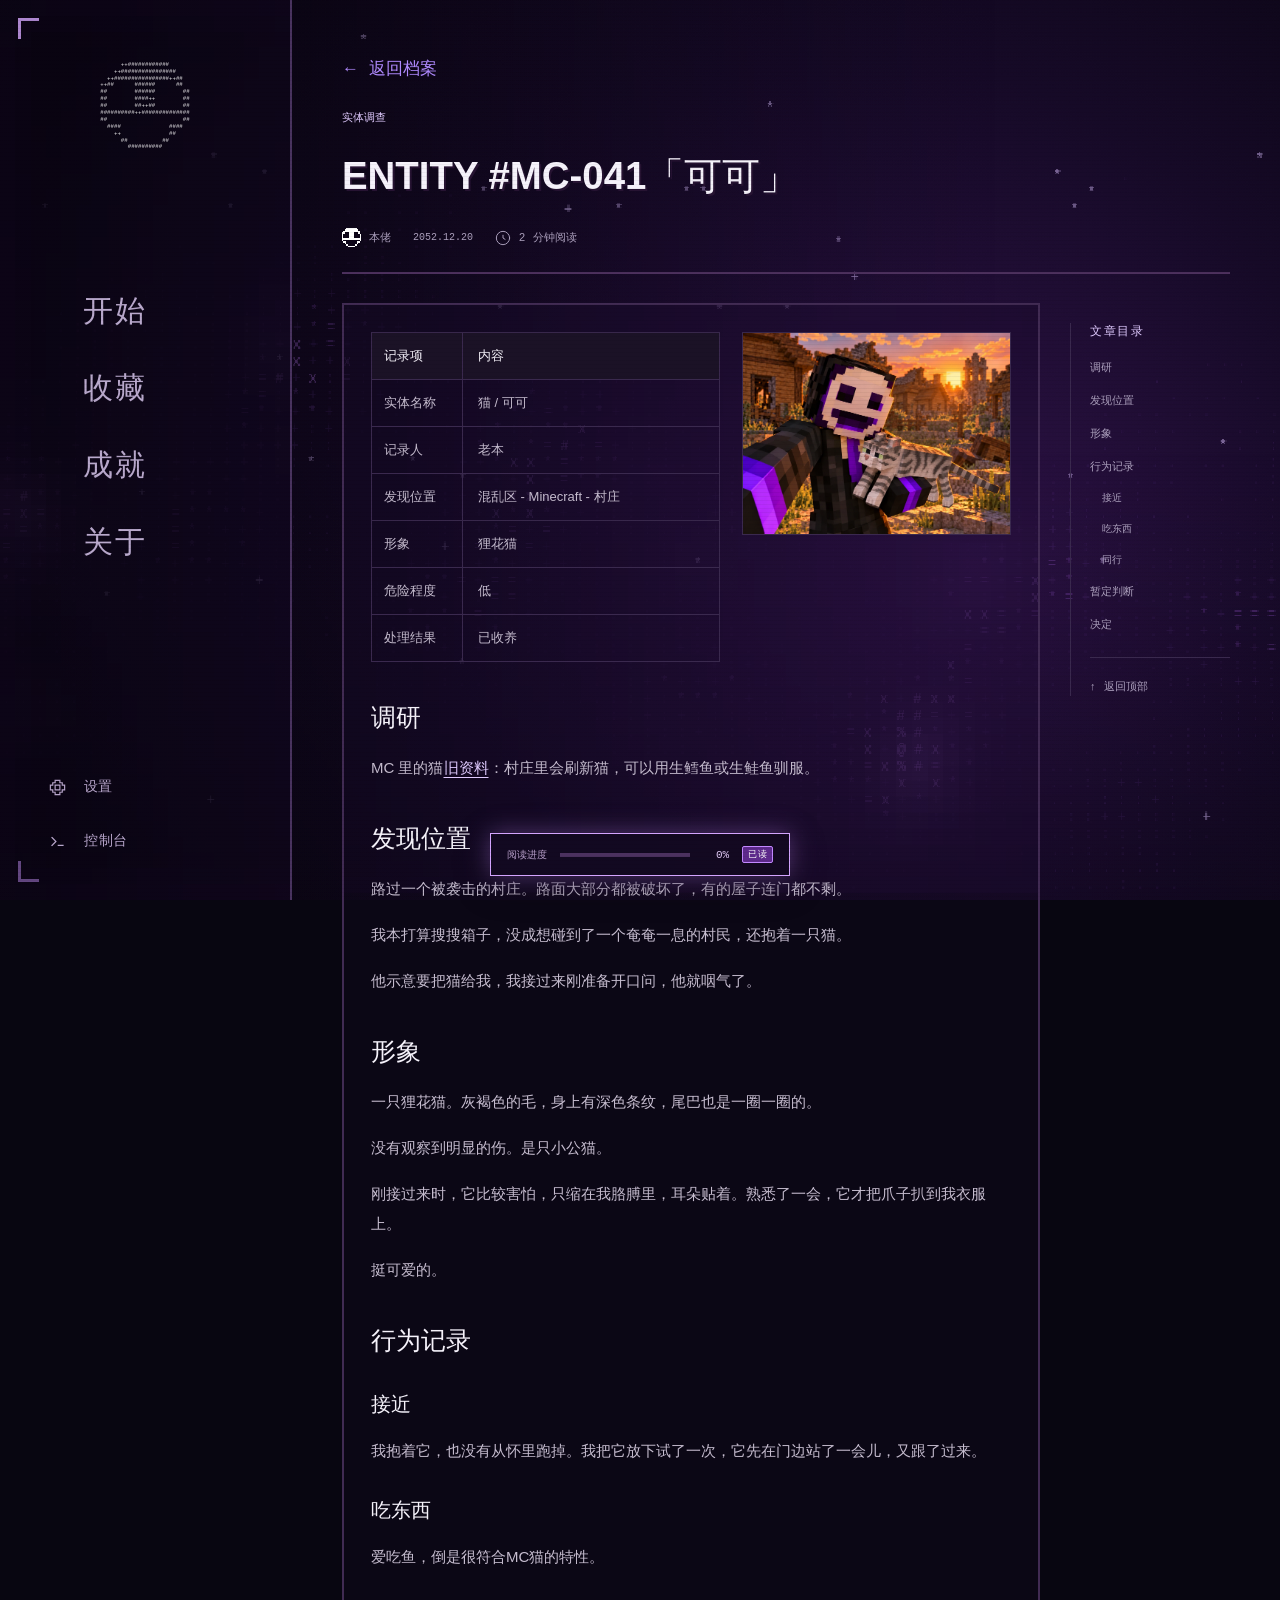
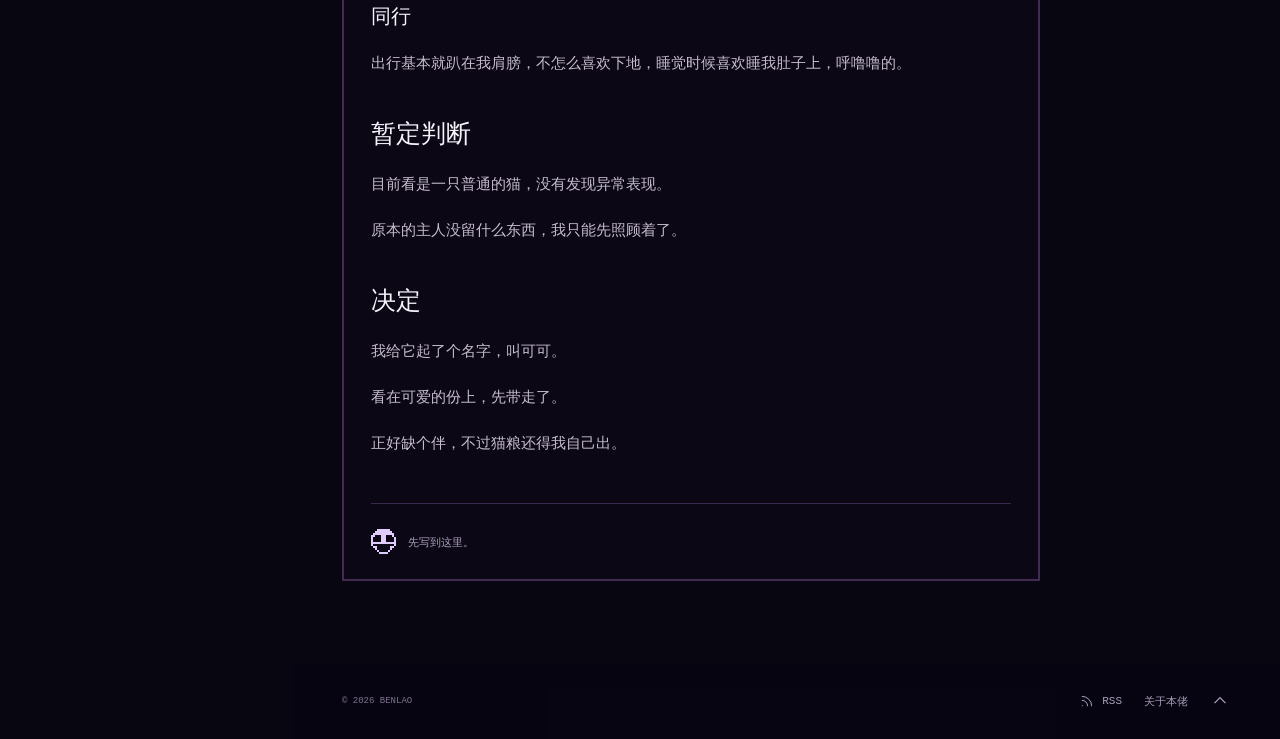
<file: posts/cocoa-field-report/index.html>
<!DOCTYPE html><html lang="zh-CN" data-motion="full" data-language="zh"><head><meta name="astro-view-transitions-enabled" content="true"><meta name="astro-view-transitions-fallback" content="swap"><script type="module" src="/_astro/ClientRouter.astro_astro_type_script_index_0_lang.C2j_ZdXg.js"></script><meta charset="UTF-8"><meta name="viewport" content="width=device-width, initial-scale=1"><meta name="theme-color" content="#09080d"><title>ENTITY #MC-041「可可」 · 本佬</title><meta name="description" content="路过一个刚遭到袭击的村庄。有人把一只狸花猫交给了我。"><meta name="author" content="本佬"><link rel="canonical" href="https://benla0.github.io/posts/cocoa-field-report/"><meta property="og:title" content="ENTITY #MC-041「可可」 · 本佬"><meta property="og:description" content="路过一个刚遭到袭击的村庄。有人把一只狸花猫交给了我。"><meta property="og:type" content="article"><meta property="og:url" content="https://benla0.github.io/posts/cocoa-field-report/"><meta property="og:image" content="https://benla0.github.io/images/social-card.png"><meta name="twitter:card" content="summary_large_image"><meta property="article:published_time" content="2052-12-20T00:00:00.000Z"><link rel="icon" type="image/svg+xml" href="/favicon.svg"><link rel="alternate" type="application/rss+xml" title="本佬 BENLAO" href="/rss.xml"><link rel="sitemap" href="/sitemap-index.xml"><link rel="preload" href="/fonts/benlao-pixel.b07589f7346e.woff2" as="font" type="font/woff2" crossorigin><script>(function(){const pageTitle = "ENTITY #MC-041「可可」 · 本佬";
const englishTitle = "ENTITY #MC-041 [Cocoa] · BENLAO";

      const root = document.documentElement;
      root.dataset.js = 'true';
      root.dataset.initialLoad ||= 'loading';
      try {
        const choice = localStorage.getItem('benlao-motion');
        root.dataset.motion = choice === 'reduced' || (!choice && matchMedia('(prefers-reduced-motion: reduce)').matches) ? 'reduced' : 'full';
        root.dataset.language = localStorage.getItem('benlao-language') === 'en' ? 'en' : 'zh';
        const quality = localStorage.getItem('benlao-quality');
        root.dataset.quality = quality === 'high' || quality === 'low' ? quality : 'auto';
      } catch { root.dataset.motion = matchMedia('(prefers-reduced-motion: reduce)').matches ? 'reduced' : 'full'; }
      root.lang = root.dataset.language === 'en' ? 'en' : 'zh-CN';
      document.title = root.dataset.language === 'en' ? englishTitle : pageTitle;
    })();</script><link rel="stylesheet" href="/_astro/BaseLayout.BYTqUSwI.css"></head><body id="top" data-title-zh="ENTITY #MC-041「可可」 · 本佬" data-title-en="ENTITY #MC-041 [Cocoa] · BENLAO" data-blog-api="https://blog-api.benlao.top" data-turnstile-key data-friendlink-verification-provider="self-hosted"><div class="void-loader" data-void-loader role="status" aria-label="正在加载网站" data-aria-en="Loading website" aria-live="polite" data-no-text-decode><pre class="void-loader-fallback" aria-hidden="true">        :|:        
       &lt;#|#&gt;       
      /##|##\      
       &lt;#|#&gt;       
        :|:        </pre><canvas data-void-canvas aria-hidden="true"></canvas><div class="void-loader-status"><p><span data-ui-text><span data-language-text="zh">正在穿过虚空</span><span data-language-text="en" lang="en">CROSSING THE VOID</span></span> <span data-void-percent aria-hidden="true">0%</span></p><span class="void-loader-meter" aria-hidden="true"><i></i></span><button type="button" class="void-loader-skip" data-void-skip hidden><span data-ui-text><span data-language-text="zh">直接进入网站</span><span data-language-text="en" lang="en">ENTER WEBSITE</span></span></button></div></div><script>
  // A failed loader module must never leave the document covered forever.
  window.setTimeout(() => {
    const loader = document.querySelector('[data-void-loader]');
    if (loader && !loader.hasAttribute('data-loader-mounted')) {
      document.documentElement.dataset.initialLoad = 'complete';
      loader.remove();
    }
  }, 15000);
</script><script type="module" src="/_astro/VoidLoader.astro_astro_type_script_index_0_lang.DA_737BB.js"></script><div class="game-background" data-game-background data-background-state="static" aria-hidden="true"><svg class="nebula-fallback" viewBox="0 0 1024 640" preserveAspectRatio="xMidYMid slice"><defs><radialGradient id="nebula-ink" gradientUnits="userSpaceOnUse" cx="604.16" cy="345.6" r="665.6" fx="747.52" fy="403.2"><stop stop-color="#2d1246"></stop><stop offset=".5" stop-color="#160a27"></stop><stop offset="1" stop-color="#07040e"></stop></radialGradient></defs><path fill="url(#nebula-ink)" d="M0 0h1024v640H0z"></path><g font-family="Consolas,monospace" font-size="10" dominant-baseline="text-before-edge"><text x="972.3 312.5 13.0 13.2 601.4 205.8 949.8 241.9 805.9 398.0 542.0 554.0 830.0 86.0 218.0 458.0 494.0 818.0 649.9 661.7 409.4 565.4 613.4 529.0 252.8 336.8 923.5 275.3 347.3 671.3 383.0 815.0 154.8 1018.8 370.3 550.2 838.2 238.1 130.0 382.1 1006.7 203.7 911.9 348.2" y="12 24 48 60 72 108 108 120 120 132 132 132 132 144 144 144 144 144 168 192 216 216 216 240 252 252 312 324 324 324 336 336 348 348 384 396 396 408 420 468 516 564 576 588" fill="#dac0ff" opacity="0.625">***+***********+***+*****+********+**+**+++*</text><text x="853.9 338.0 374.0 302.0 314.0 338.0 374.0 302.0 314.0 326.0 338.0 362.0 181.9 265.9 277.9 289.9 349.9 373.9 133.9 181.9 193.9 205.9 253.9 301.9 109.7 157.7 241.7 277.7 349.7 121.6 205.6 229.6 253.6 361.6 97.4 169.4 349.4 361.4 97.2 1021.2 193.0 349.0 445.0 457.0 493.0 709.0 997.0 1009.0 72.8 96.8 384.8 396.8 408.8 432.8 456.8 516.8 912.8 924.8 936.8 1020.8 72.6 156.6 180.6 504.6 516.6 936.6 984.6 84.3 156.3 180.3 192.3 384.3 540.3 852.3 924.3 948.3 336.0 384.0 516.0 540.0 840.0 912.0 960.0 23.8 35.8 347.8 527.8 539.8 575.8 599.8 611.8 719.8 935.8 -0.5 323.5 359.5 587.5 839.5 935.5 299.3 551.3 647.3 791.3 803.3 863.3 911.3 923.3 155.0 263.0 515.0 623.0 647.0 803.0 827.0 875.0 887.0 947.0 250.8 358.8 514.8 646.8 658.8 754.8 922.8 994.8 286.6 358.6 514.6 526.6 646.6 898.6 994.6 286.4 490.4 658.4 718.4 730.4 946.4 958.4 982.4 298.3 478.3 646.3 670.3 718.3 922.3 934.3 994.3 310.2 574.2 682.2 898.2 298.1 538.1 574.1 586.1 598.1 622.1 634.1 682.1 874.1 886.1 262.0 562.0 610.0 670.0 694.0 850.0 874.0 1018.0 70.0 82.0 250.0 286.0 538.0 586.0 598.0 682.0 82.0 94.0 214.0 226.0 286.0 310.0 586.0 634.0 670.0 70.1 130.1 310.1 622.1 634.1 646.1 826.1 850.1 874.1 1018.1 70.1 106.1 118.1 298.1 802.1 838.1 70.2 82.2 106.2 322.2 406.2 478.2 994.2 58.4 70.4 118.4 322.4 334.4 454.4 874.4 46.5 70.5 82.5 94.5 130.5 478.5 778.5 874.5 82.7 94.7 502.7 886.7 10.9 94.9 118.9 490.9 586.9 826.9 850.9 958.9 23.2 47.2 107.2 503.2 515.2 599.2 803.2 815.2 827.2 863.2 59.4 95.4 539.4 539.7 551.7 563.7 755.7 791.7 815.7 923.7 755.9 803.9 744.2 804.2 720.4 780.4 804.4 696.7 792.7 852.7 648.9 660.9 864.9 601.1 649.1 661.1 805.1 817.1 841.1 853.1" y="120 132 132 144 144 144 144 156 156 156 156 156 168 168 168 168 168 168 180 180 180 180 180 180 192 192 192 192 192 204 204 204 204 204 216 216 216 216 228 228 240 240 240 240 240 240 240 240 252 252 252 252 252 252 252 252 252 252 252 252 264 264 264 264 264 264 264 276 276 276 276 276 276 276 276 276 288 288 288 288 288 288 288 300 300 300 300 300 300 300 300 300 300 312 312 312 312 312 312 324 324 324 324 324 324 324 324 336 336 336 336 336 336 336 336 336 336 348 348 348 348 348 348 348 348 360 360 360 360 360 360 360 372 372 372 372 372 372 372 372 384 384 384 384 384 384 384 384 396 396 396 396 408 408 408 408 408 408 408 408 408 408 420 420 420 420 420 420 420 420 432 432 432 432 432 432 432 432 444 444 444 444 444 444 444 444 444 456 456 456 456 456 456 456 456 456 456 468 468 468 468 468 468 480 480 480 480 480 480 480 492 492 492 492 492 492 492 504 504 504 504 504 504 504 504 516 516 516 516 528 528 528 528 528 528 528 528 540 540 540 540 540 540 540 540 540 540 552 552 552 564 564 564 564 564 564 564 576 576 588 588 600 600 600 612 612 612 624 624 624 636 636 636 636 636 636 636" fill="#4e2b75" opacity="0.1875">.....................................................................................................................................................................................................................................................................................</text><text x="350.0 350.0 301.9 313.9 325.9 145.9 265.9 277.9 313.9 325.9 337.9 133.7 145.7 169.7 181.7 253.7 265.7 289.7 301.7 313.7 325.7 337.7 133.6 145.6 157.6 169.6 181.6 193.6 217.6 241.6 301.6 325.6 337.6 349.6 121.4 181.4 193.4 205.4 229.4 241.4 253.4 265.4 325.4 85.2 109.2 145.2 157.2 181.2 193.2 205.2 217.2 253.2 349.2 97.0 109.0 121.0 133.0 145.0 157.0 169.0 181.0 205.0 229.0 313.0 361.0 1021.0 108.8 120.8 132.8 144.8 156.8 168.8 180.8 192.8 204.8 228.8 348.8 372.8 420.8 444.8 468.8 480.8 504.8 984.8 996.8 1008.8 84.6 96.6 144.6 168.6 192.6 204.6 348.6 360.6 372.6 384.6 396.6 408.6 420.6 468.6 492.6 876.6 996.6 1008.6 72.3 96.3 120.3 132.3 144.3 168.3 204.3 336.3 348.3 372.3 396.3 492.3 504.3 516.3 528.3 888.3 912.3 972.3 984.3 996.3 48.0 60.0 72.0 108.0 120.0 132.0 144.0 156.0 168.0 180.0 192.0 204.0 216.0 324.0 348.0 360.0 372.0 396.0 408.0 504.0 864.0 876.0 900.0 972.0 984.0 47.8 83.8 95.8 119.8 131.8 143.8 155.8 167.8 179.8 191.8 203.8 311.8 323.8 335.8 359.8 371.8 383.8 491.8 851.8 863.8 875.8 887.8 947.8 959.8 971.8 1019.8 23.5 35.5 59.5 83.5 119.5 143.5 155.5 167.5 179.5 203.5 275.5 287.5 299.5 371.5 383.5 527.5 539.5 551.5 575.5 599.5 611.5 623.5 863.5 875.5 959.5 971.5 983.5 -0.7 11.3 23.3 155.3 239.3 251.3 263.3 287.3 371.3 503.3 515.3 527.3 539.3 563.3 575.3 587.3 599.3 611.3 623.3 827.3 839.3 851.3 875.3 887.3 947.3 959.3 971.3 983.3 995.3 11.0 131.0 143.0 191.0 203.0 239.0 251.0 371.0 503.0 527.0 539.0 551.0 575.0 611.0 635.0 779.0 791.0 839.0 851.0 863.0 959.0 971.0 983.0 1007.0 130.8 214.8 226.8 370.8 502.8 526.8 538.8 586.8 598.8 610.8 634.8 778.8 790.8 802.8 826.8 838.8 850.8 862.8 946.8 958.8 970.8 982.8 1006.8 130.6 142.6 166.6 250.6 262.6 274.6 490.6 502.6 538.6 610.6 622.6 634.6 742.6 754.6 778.6 790.6 802.6 826.6 838.6 850.6 862.6 874.6 958.6 970.6 1006.6 1018.6 -1.6 106.4 154.4 202.4 250.4 262.4 274.4 346.4 358.4 370.4 466.4 502.4 514.4 526.4 622.4 634.4 646.4 670.4 742.4 754.4 826.4 850.4 862.4 874.4 898.4 922.4 934.4 970.4 1018.4 -1.7 94.3 118.3 142.3 250.3 262.3 274.3 286.3 334.3 346.3 358.3 454.3 502.3 514.3 526.3 538.3 550.3 574.3 586.3 598.3 610.3 622.3 634.3 658.3 730.3 742.3 838.3 850.3 874.3 886.3 898.3 910.3 946.3 958.3 970.3 1006.3 1018.3 106.2 118.2 130.2 154.2 238.2 250.2 262.2 274.2 334.2 466.2 478.2 490.2 502.2 514.2 526.2 538.2 562.2 586.2 598.2 610.2 622.2 634.2 646.2 658.2 706.2 718.2 730.2 742.2 862.2 874.2 886.2 910.2 922.2 958.2 970.2 1006.2 1018.2 82.1 94.1 106.1 118.1 226.1 250.1 322.1 334.1 442.1 454.1 466.1 478.1 490.1 502.1 514.1 526.1 550.1 562.1 610.1 646.1 694.1 706.1 838.1 850.1 862.1 922.1 970.1 982.1 994.1 1018.1 58.0 70.0 82.0 94.0 106.0 118.0 142.0 166.0 190.0 202.0 226.0 238.0 250.0 322.0 430.0 442.0 454.0 466.0 490.0 514.0 526.0 538.0 550.0 634.0 682.0 706.0 838.0 862.0 886.0 1006.0 106.0 118.0 130.0 142.0 154.0 166.0 178.0 190.0 214.0 226.0 238.0 298.0 322.0 334.0 442.0 454.0 466.0 478.0 490.0 502.0 514.0 526.0 550.0 574.0 622.0 634.0 646.0 658.0 694.0 706.0 718.0 826.0 838.0 850.0 862.0 874.0 898.0 46.0 58.0 70.0 118.0 130.0 142.0 166.0 178.0 298.0 322.0 382.0 418.0 442.0 466.0 478.0 490.0 514.0 538.0 562.0 574.0 622.0 658.0 682.0 694.0 802.0 814.0 838.0 850.0 862.0 874.0 922.0 970.0 994.0 1006.0 1018.0 46.1 58.1 94.1 106.1 322.1 406.1 418.1 430.1 442.1 454.1 466.1 478.1 490.1 514.1 550.1 574.1 586.1 598.1 610.1 658.1 670.1 682.1 694.1 790.1 802.1 814.1 838.1 862.1 898.1 982.1 1006.1 34.1 46.1 322.1 334.1 358.1 370.1 394.1 406.1 418.1 430.1 442.1 454.1 466.1 478.1 502.1 514.1 550.1 610.1 622.1 634.1 646.1 658.1 670.1 814.1 826.1 850.1 874.1 886.1 898.1 922.1 934.1 958.1 982.1 994.1 1006.1 34.2 46.2 58.2 94.2 334.2 346.2 358.2 370.2 382.2 394.2 418.2 454.2 490.2 502.2 586.2 598.2 610.2 622.2 634.2 646.2 754.2 790.2 802.2 886.2 910.2 958.2 970.2 982.2 22.4 34.4 82.4 94.4 106.4 358.4 370.4 466.4 478.4 502.4 526.4 574.4 598.4 622.4 634.4 790.4 886.4 910.4 922.4 946.4 958.4 970.4 994.4 22.5 34.5 106.5 490.5 502.5 586.5 610.5 622.5 790.5 922.5 934.5 946.5 958.5 10.7 34.7 70.7 106.7 118.7 490.7 514.7 562.7 586.7 598.7 610.7 622.7 634.7 766.7 778.7 790.7 898.7 910.7 922.7 934.7 946.7 958.7 34.9 58.9 70.9 82.9 514.9 526.9 538.9 550.9 562.9 574.9 598.9 610.9 622.9 634.9 778.9 862.9 874.9 886.9 898.9 910.9 922.9 934.9 -0.8 527.2 539.2 551.2 563.2 575.2 587.2 611.2 635.2 755.2 767.2 779.2 839.2 851.2 875.2 887.2 899.2 911.2 923.2 935.2 527.4 599.4 611.4 767.4 779.4 803.4 815.4 827.4 839.4 875.4 899.4 923.4 611.7 623.7 647.7 731.7 743.7 767.7 803.7 827.7 887.7 899.7 911.7 659.9 707.9 731.9 743.9 767.9 791.9 815.9 875.9 899.9 923.9 624.2 636.2 660.2 672.2 696.2 708.2 720.2 732.2 792.2 852.2 876.2 900.2 912.2 612.4 624.4 636.4 648.4 660.4 672.4 684.4 816.4 840.4 876.4 888.4 900.4 612.7 624.7 636.7 648.7 660.7 684.7 804.7 816.7 828.7 840.7 864.7 876.7 888.7 612.9 624.9 636.9 804.9 816.9 828.9 840.9 852.9 876.9 888.9 637.1" y="144 156 168 168 168 180 180 180 180 180 180 192 192 192 192 192 192 192 192 192 192 192 204 204 204 204 204 204 204 204 204 204 204 204 216 216 216 216 216 216 216 216 216 228 228 228 228 228 228 228 228 228 228 240 240 240 240 240 240 240 240 240 240 240 240 240 252 252 252 252 252 252 252 252 252 252 252 252 252 252 252 252 252 252 252 252 264 264 264 264 264 264 264 264 264 264 264 264 264 264 264 264 264 264 276 276 276 276 276 276 276 276 276 276 276 276 276 276 276 276 276 276 276 276 288 288 288 288 288 288 288 288 288 288 288 288 288 288 288 288 288 288 288 288 288 288 288 288 288 300 300 300 300 300 300 300 300 300 300 300 300 300 300 300 300 300 300 300 300 300 300 300 300 300 300 312 312 312 312 312 312 312 312 312 312 312 312 312 312 312 312 312 312 312 312 312 312 312 312 312 312 312 324 324 324 324 324 324 324 324 324 324 324 324 324 324 324 324 324 324 324 324 324 324 324 324 324 324 324 324 324 336 336 336 336 336 336 336 336 336 336 336 336 336 336 336 336 336 336 336 336 336 336 336 336 348 348 348 348 348 348 348 348 348 348 348 348 348 348 348 348 348 348 348 348 348 348 348 360 360 360 360 360 360 360 360 360 360 360 360 360 360 360 360 360 360 360 360 360 360 360 360 360 360 372 372 372 372 372 372 372 372 372 372 372 372 372 372 372 372 372 372 372 372 372 372 372 372 372 372 372 372 372 384 384 384 384 384 384 384 384 384 384 384 384 384 384 384 384 384 384 384 384 384 384 384 384 384 384 384 384 384 384 384 384 384 384 384 384 384 396 396 396 396 396 396 396 396 396 396 396 396 396 396 396 396 396 396 396 396 396 396 396 396 396 396 396 396 396 396 396 396 396 396 396 396 396 408 408 408 408 408 408 408 408 408 408 408 408 408 408 408 408 408 408 408 408 408 408 408 408 408 408 408 408 408 408 420 420 420 420 420 420 420 420 420 420 420 420 420 420 420 420 420 420 420 420 420 420 420 420 420 420 420 420 420 420 432 432 432 432 432 432 432 432 432 432 432 432 432 432 432 432 432 432 432 432 432 432 432 432 432 432 432 432 432 432 432 432 432 432 432 432 432 444 444 444 444 444 444 444 444 444 444 444 444 444 444 444 444 444 444 444 444 444 444 444 444 444 444 444 444 444 444 444 444 444 444 444 456 456 456 456 456 456 456 456 456 456 456 456 456 456 456 456 456 456 456 456 456 456 456 456 456 456 456 456 456 456 456 468 468 468 468 468 468 468 468 468 468 468 468 468 468 468 468 468 468 468 468 468 468 468 468 468 468 468 468 468 468 468 468 468 468 468 480 480 480 480 480 480 480 480 480 480 480 480 480 480 480 480 480 480 480 480 480 480 480 480 480 480 480 480 492 492 492 492 492 492 492 492 492 492 492 492 492 492 492 492 492 492 492 492 492 492 492 504 504 504 504 504 504 504 504 504 504 504 504 504 516 516 516 516 516 516 516 516 516 516 516 516 516 516 516 516 516 516 516 516 516 516 528 528 528 528 528 528 528 528 528 528 528 528 528 528 528 528 528 528 528 528 528 528 540 540 540 540 540 540 540 540 540 540 540 540 540 540 540 540 540 540 540 540 552 552 552 552 552 552 552 552 552 552 552 552 564 564 564 564 564 564 564 564 564 564 564 576 576 576 576 576 576 576 576 576 576 588 588 588 588 588 588 588 588 588 588 588 588 588 600 600 600 600 600 600 600 600 600 600 600 600 612 612 612 612 612 612 612 612 612 612 612 612 612 624 624 624 624 624 624 624 624 624 624 636" fill="#4e2b75" opacity="0.25">...:...:::...:...:.:::..::.:..::::.::..::::.::...:.::..:::...:::..::::::..:::..:::......:.:::....::::..:...::.....:.::.....:..:::::...:::.:....:....::..::.:::.:.:..:::......::.:::::..:::::.::........:....:::::..:::.::..........::.:::::::::....::......::::.:.::..::.:.::.:::..::.:.:...::.....::.::.:......:.::.:..:::::.::....:::......:::..:..:..:..::..::.::.::::.....:...::::.:..::....:.::..:.:...:::.::::::..::.:.:.:::..........::...::.:.........::..::::...::...:..::.:::::.:....::..:...:.:.....:::::...:::........::....::.:..:::...:.:::......:.::..:::.:...:...::.....:.:::..::::.....:::.::.:.....:.:::.:........:.....::::.:::..:.::::........:::..:..:.:...:..:.::..::.::.....:::.::.:..::.:......:.:.:::.:::.:.::..::.::...::...:..:.:....:...::::..::::...:..:::...::..::...:...:::........:.......:....:..:........:...</text><text x="265.6 277.6 313.6 133.4 145.4 157.4 289.4 301.4 313.4 337.4 121.2 133.2 169.2 229.2 241.2 301.2 337.2 217.0 241.0 253.0 337.0 216.8 312.8 108.6 120.6 132.6 216.6 288.6 312.6 336.6 432.6 444.6 456.6 480.6 1020.6 108.3 252.3 288.3 300.3 312.3 408.3 420.3 444.3 456.3 1008.3 1020.3 84.0 96.0 252.0 288.0 300.0 312.0 432.0 996.0 59.8 71.8 107.8 239.8 251.8 275.8 299.8 395.8 419.8 431.8 479.8 503.8 515.8 983.8 1007.8 47.5 95.5 131.5 191.5 215.5 239.5 251.5 263.5 407.5 419.5 467.5 503.5 515.5 35.3 71.3 107.3 119.3 131.3 167.3 179.3 191.3 215.3 383.3 1019.3 -1.0 23.0 47.0 59.0 95.0 107.0 119.0 167.0 179.0 215.0 227.0 407.0 563.0 587.0 599.0 995.0 1019.0 -1.2 58.8 106.8 118.8 142.8 166.8 238.8 382.8 394.8 466.8 550.8 562.8 574.8 622.8 814.8 -1.4 94.6 118.6 154.6 238.6 370.6 382.6 394.6 454.6 466.6 478.6 550.6 586.6 598.6 766.6 814.6 118.4 130.4 142.4 166.4 226.4 238.4 382.4 430.4 454.4 478.4 538.4 550.4 562.4 586.4 598.4 610.4 766.4 778.4 790.4 802.4 838.4 70.3 106.3 130.3 154.3 166.3 202.3 214.3 238.3 382.3 406.3 418.3 466.3 562.3 778.3 790.3 814.3 826.3 -1.8 94.2 178.2 358.2 382.2 430.2 442.2 454.2 778.2 826.2 850.2 934.2 946.2 982.2 994.2 34.1 70.1 130.1 142.1 166.1 190.1 214.1 346.1 430.1 718.1 766.1 802.1 826.1 898.1 910.1 934.1 946.1 958.1 1006.1 10.0 154.0 178.0 214.0 334.0 346.0 358.0 382.0 394.0 718.0 742.0 754.0 778.0 898.0 910.0 922.0 970.0 982.0 994.0 -2.0 34.0 46.0 58.0 358.0 382.0 406.0 430.0 730.0 802.0 814.0 886.0 922.0 970.0 994.0 1006.0 1018.0 22.0 34.0 334.0 370.0 430.0 502.0 526.0 550.0 706.0 790.0 826.0 886.0 898.0 946.0 958.0 982.0 34.1 334.1 346.1 358.1 382.1 502.1 526.1 562.1 706.1 718.1 730.1 766.1 778.1 886.1 910.1 922.1 946.1 994.1 -1.9 10.1 22.1 346.1 490.1 526.1 538.1 574.1 586.1 598.1 682.1 706.1 718.1 790.1 910.1 946.1 -1.8 22.2 562.2 658.2 682.2 694.2 718.2 766.2 778.2 898.2 922.2 -1.6 490.4 514.4 610.4 646.4 670.4 766.4 778.4 934.4 10.5 526.5 538.5 550.5 562.5 574.5 598.5 634.5 646.5 670.5 766.5 526.7 538.7 550.7 574.7 646.7 730.7 -1.1 658.9 766.9 623.2 731.2 623.4 683.4 707.4 755.4 851.4 863.4 887.4 911.4 659.7 695.7 719.7 839.7 851.7 863.7 875.7 623.9 635.9 647.9 671.9 719.9 827.9 839.9 863.9 887.9 648.2 684.2 816.2 828.2 840.2 864.2 888.2 828.4 852.4 864.4" y="204 204 204 216 216 216 216 216 216 216 228 228 228 228 228 228 228 240 240 240 240 252 252 264 264 264 264 264 264 264 264 264 264 264 264 276 276 276 276 276 276 276 276 276 276 276 288 288 288 288 288 288 288 288 300 300 300 300 300 300 300 300 300 300 300 300 300 300 300 312 312 312 312 312 312 312 312 312 312 312 312 312 324 324 324 324 324 324 324 324 324 324 324 336 336 336 336 336 336 336 336 336 336 336 336 336 336 336 336 336 348 348 348 348 348 348 348 348 348 348 348 348 348 348 348 360 360 360 360 360 360 360 360 360 360 360 360 360 360 360 360 372 372 372 372 372 372 372 372 372 372 372 372 372 372 372 372 372 372 372 372 372 384 384 384 384 384 384 384 384 384 384 384 384 384 384 384 384 384 396 396 396 396 396 396 396 396 396 396 396 396 396 396 396 408 408 408 408 408 408 408 408 408 408 408 408 408 408 408 408 408 408 408 420 420 420 420 420 420 420 420 420 420 420 420 420 420 420 420 420 420 420 432 432 432 432 432 432 432 432 432 432 432 432 432 432 432 432 432 444 444 444 444 444 444 444 444 444 444 444 444 444 444 444 444 456 456 456 456 456 456 456 456 456 456 456 456 456 456 456 456 456 456 468 468 468 468 468 468 468 468 468 468 468 468 468 468 468 468 480 480 480 480 480 480 480 480 480 480 480 492 492 492 492 492 492 492 492 492 504 504 504 504 504 504 504 504 504 504 504 516 516 516 516 516 516 528 528 528 540 540 552 552 552 552 552 552 552 552 564 564 564 564 564 564 564 576 576 576 576 576 576 576 576 576 588 588 588 588 588 588 588 600 600 600" fill="#4e2b75" opacity="0.3125">+:::::+++::::::++:++:::::::::::++:+::::::+::+:::++:++::+:++::+:::+::++::::++++:+:::+::::++++::+++::++++++::::::++::::++::+:::+:::++++++:::+:+::+:+++++:::++:+++:+:::++::::+++::::+:+:++::++++:::::++::::::++++:::+:+::+:::++::::::++::::+:+:++:+::::++:::::::::::++:+::::::++:::++::++++++:+:+::+::++:::++:::+:++::+::::+::++::::+::::++++::+:++:+::::+::++::+++:::+:+::::+::::::::::::</text><text x="289.6 265.2 325.2 277.0 301.0 276.8 288.8 228.6 264.6 324.6 216.3 276.3 324.3 468.3 480.3 264.0 468.0 492.0 1008.0 215.8 263.8 287.8 995.8 71.5 107.5 227.5 491.5 995.5 1019.5 95.3 203.3 227.3 395.3 1007.3 395.0 419.0 443.0 491.0 178.8 490.8 46.6 106.6 562.6 574.6 214.4 394.4 574.4 814.4 10.3 82.3 442.3 754.3 766.3 802.3 70.2 82.2 142.2 214.2 226.2 346.2 370.2 394.2 418.2 -1.9 154.1 178.1 202.1 394.1 730.1 370.0 766.0 826.0 946.0 958.0 22.0 418.0 982.0 10.0 346.0 394.0 718.0 730.0 742.0 910.0 370.1 394.1 538.1 754.1 970.1 562.1 694.1 754.1 778.1 970.1 514.2 538.2 550.2 670.2 934.2 946.2 586.4 694.4 742.4 754.4 -1.5 514.5 658.5 730.5 754.5 -1.3 754.7 682.9 742.9 635.4 743.4 635.7 695.9 851.9" y="204 228 228 240 240 252 252 264 264 264 276 276 276 276 276 288 288 288 288 300 300 300 300 312 312 312 312 312 312 324 324 324 324 324 336 336 336 336 348 348 360 360 360 360 372 372 372 372 384 384 384 384 384 384 396 396 396 396 396 396 396 396 396 408 408 408 408 408 408 420 420 420 420 420 432 432 432 444 444 444 444 444 444 444 456 456 456 456 456 468 468 468 468 468 480 480 480 480 480 480 492 492 492 492 504 504 504 504 504 516 516 528 528 552 552 564 576 576" fill="#4e2b75" opacity="0.375">++++++++++++++++++++++++++++++++++++++++++++++++++++++++++++++++++++++++++++++++++++++++++++++++++++++++++++++++++++++</text><text x="277.4 277.2 313.2 240.8 228.3 228.0 420.0 480.0 1020.0 227.8 407.8 455.8 431.5 1007.5 467.3 35.0 71.0 467.0 479.0 22.8 454.8 22.6 58.6 178.6 190.6 214.6 442.6 10.4 82.4 178.4 22.3 190.3 430.3 166.2 754.2 814.2 10.1 22.1 46.1 358.1 370.1 418.1 742.1 754.1 22.0 34.0 418.0 802.0 814.0 10.0 370.0 778.0 910.0 934.0 754.0 766.0 778.0 22.1 742.1 934.1 958.1 10.2 574.2 706.2 730.2 538.4 550.4 562.4 682.5 742.5 682.7 718.7 646.9 730.9 659.2 671.2 647.4 659.4 707.7 683.9" y="216 228 228 252 276 288 288 288 288 300 300 300 312 312 324 336 336 336 336 348 348 360 360 360 360 360 360 372 372 372 384 384 384 396 396 396 408 408 408 408 408 408 408 408 420 420 420 420 420 432 432 432 432 432 444 444 444 456 456 456 456 480 480 480 480 492 492 492 504 504 516 516 528 528 540 540 552 552 564 576" fill="#824ab4" opacity="0.4375">*****=*********=***=**==*****=**=***=*=**===**=*=****===**=*==*******=*****=****</text><text x="289.2 289.0 240.6 300.6 240.3 444.0 443.5 479.5 455.3 455.0 34.6 82.6 70.4 418.4 442.4 34.3 58.3 178.3 394.3 10.2 802.2 382.1 406.1 778.1 -2.0 406.0 394.0 766.0 790.0 946.0 958.0 -1.9 10.1 742.2 718.5 658.7 719.2 671.7" y="228 240 264 264 276 288 312 312 324 336 360 360 372 372 372 384 384 384 384 396 396 408 408 408 420 420 432 432 432 432 432 456 456 480 504 516 540 564" fill="#824ab4" opacity="0.5">======================================</text><text x="265.0 264.8 276.6 467.8 419.3 431.0 418.8 430.8 442.8 70.6 430.6 22.4 46.3 22.2 790.1 742.0 -2.0 682.4 706.4 718.4 670.7 670.9 718.9 683.2 695.4 719.4 683.7" y="240 252 264 300 324 336 348 348 348 360 360 372 384 396 408 432 444 492 492 492 516 528 528 540 552 552 564" fill="#ac6edd" opacity="0.5625">xxxxxxxxxxxx#xxxxx#xxxxxxxx</text><text x="325.0 324.8 264.3 432.3 240.0 276.0 456.0 443.8 395.5 47.3 59.3 83.3 407.3 443.3 479.3 491.3 83.0 10.8 82.8 94.8 190.8 202.8 406.8 478.8 10.6 202.6 226.6 418.6 34.4 58.4 94.4 190.4 406.4 226.3 34.2 46.2 58.2 190.2 202.2 406.2 766.2 790.2 58.1 814.1 46.0 730.0 934.0 346.0 358.0 406.0 934.0 742.1 766.1 526.2 10.4 658.4 742.7 754.9 647.2 743.2 671.4 731.4" y="240 252 276 276 288 288 288 300 312 324 324 324 324 324 324 324 336 348 348 348 348 348 348 348 360 360 360 360 372 372 372 372 372 384 396 396 396 396 396 396 396 396 408 408 420 420 420 432 444 444 444 468 468 480 492 492 516 528 540 540 552 552" fill="#824ab4" opacity="0.375">**************************************************************</text><text x="300.8 431.3 34.8 406.6 46.4 790.0 754.0 730.1 730.4" y="252 324 348 360 372 420 432 468 492" fill="#ac6edd" opacity="0.5">xxxxxxxxx</text><text x="252.6 455.5 46.8 70.8 694.5 706.5 706.7 706.9 707.2" y="264 312 348 348 504 504 516 528 540" fill="#ac6edd" opacity="0.625">#########</text><text x="694.7 694.9 695.2" y="516 528 540" fill="#ac6edd" opacity="0.6875">%@%</text></g></svg><canvas data-nebula-canvas></canvas><div class="site-glitch-overlay" data-glitch-background data-glitch-state="disabled" data-glitch-active="false" aria-hidden="true"><canvas class="site-glitch-canvas" data-glitch-canvas></canvas></div><script type="module" src="/_astro/GlitchBackground.astro_astro_type_script_index_0_lang.DGTf3bj2.js"></script></div><script type="module" src="/_astro/GameBackground.astro_astro_type_script_index_0_lang.B1zMoQFI.js"></script><a class="skip-link" href="#main"><span data-ui-text><span data-language-text="zh">跳到主要内容</span><span data-language-text="en" lang="en">Skip to content</span></span></a><header class="site-header" data-game-menu data-menu-phase="idle"><div class="header-inner"><div class="menu-brand-row"><button type="button" class="brand mask-pet" aria-label="戳一下面具" data-i18n-label="mask.pet" data-mask-pet data-mood="calm" data-anger="0"><span class="ascii-mask-mark brand-ascii" style="--ascii-mask-size:124px" data-ascii-mask data-ascii-mask-state="static" aria-hidden="true"><svg class="ascii-mask-svg" data-ascii-mask-frame viewBox="0 0 216 216" preserveAspectRatio="xMidYMid meet" aria-hidden="true" focusable="false"><text xml:space="preserve" fill="currentColor" font-family="Courier New, monospace" font-size="10"><tspan x="6" y="14">                                  </tspan><tspan x="6" y="26">                                  </tspan><tspan x="6" y="38">          ############++          </tspan><tspan x="6" y="50">        ############++####        </tspan><tspan x="6" y="62">      ############++########      </tspan><tspan x="6" y="74">    ####      ##++##      ##      </tspan><tspan x="6" y="86">    ##        ++####        ##    </tspan><tspan x="6" y="98">    ##        ######        ##    </tspan><tspan x="6" y="110">    ##        ######        ++    </tspan><tspan x="6" y="122">    ####++################++##    </tspan><tspan x="6" y="134">    ##                      ##    </tspan><tspan x="6" y="146">      ####              ####      </tspan><tspan x="6" y="158">        ##              ##        </tspan><tspan x="6" y="170">          ##          ##          </tspan><tspan x="6" y="182">            ####++####            </tspan><tspan x="6" y="194">                                  </tspan><tspan x="6" y="206">                                  </tspan></text></svg></span></button><div class="mobile-actions"><button type="button" class="icon-button settings-trigger mobile-settings" aria-label="打开设置" data-i18n-label="settings.open" aria-controls="settings-dialog"><svg width="20" height="20" viewBox="0 0 24 24" fill="none" stroke="currentColor" stroke-width="1.5" stroke-linecap="square" stroke-linejoin="miter" aria-hidden="true"><path d="M9 3h6v3h3v3h3v6h-3v3h-3v3H9v-3H6v-3H3V9h3V6h3zM9 9h6v6H9z"></path></svg></button><button type="button" class="icon-button mobile-menu-toggle" aria-label="展开导航" data-i18n-label="nav.open" aria-controls="menu-panel" aria-expanded="false"><svg width="20" height="20" viewBox="0 0 24 24" fill="none" stroke="currentColor" stroke-width="1.5" stroke-linecap="square" stroke-linejoin="miter" aria-hidden="true"><path d="M4 7h16M4 12h16M4 17h16"></path></svg></button></div></div><div id="menu-panel" class="menu-panel"><nav id="main-nav" class="main-nav" aria-label="主导航" data-i18n-label="nav.main"><a href="/" aria-label="开始" data-i18n-label="nav.home" data-menu-item><span class="menu-selector" aria-hidden="true">▶</span><span class="menu-label"><span data-ui-text><span data-language-text="zh">开始</span><span data-language-text="en" lang="en">START</span></span></span></a><a href="/posts/" aria-label="档案" data-i18n-label="nav.posts" data-menu-item aria-current="page"><span class="menu-selector" aria-hidden="true">▶</span><span class="menu-label"><span data-ui-text><span data-language-text="zh">档案</span><span data-language-text="en" lang="en">ARCHIVE</span></span></span></a><a href="/works/" aria-label="收藏" data-i18n-label="nav.works" data-menu-item><span class="menu-selector" aria-hidden="true">▶</span><span class="menu-label"><span data-ui-text><span data-language-text="zh">收藏</span><span data-language-text="en" lang="en">COLLECTION</span></span></span></a><a href="/achievements/" aria-label="成就" data-i18n-label="nav.achievements" data-menu-item><span class="menu-selector" aria-hidden="true">▶</span><span class="menu-label"><span data-ui-text><span data-language-text="zh">成就</span><span data-language-text="en" lang="en">ACHIEVEMENTS</span></span></span></a><a href="/about/" aria-label="关于" data-i18n-label="nav.about" data-menu-item><span class="menu-selector" aria-hidden="true">▶</span><span class="menu-label"><span data-ui-text><span data-language-text="zh">关于</span><span data-language-text="en" lang="en">ABOUT</span></span></span></a></nav><div class="menu-bottom"><button type="button" class="settings-trigger menu-utility" aria-label="打开设置" data-i18n-label="settings.open" aria-controls="settings-dialog"><svg width="19" height="19" viewBox="0 0 24 24" fill="none" stroke="currentColor" stroke-width="1.5" stroke-linecap="square" stroke-linejoin="miter" aria-hidden="true"><path d="M9 3h6v3h3v3h3v6h-3v3h-3v3H9v-3H6v-3H3V9h3V6h3zM9 9h6v6H9z"></path></svg><span data-ui-text><span data-language-text="zh">设置</span><span data-language-text="en" lang="en">SETTINGS</span></span></button><button type="button" class="terminal-trigger menu-utility" aria-controls="terminal-dialog" aria-label="打开导航控制台" data-i18n-label="terminal.open"><svg width="19" height="19" viewBox="0 0 24 24" fill="none" stroke="currentColor" stroke-width="1.5" stroke-linecap="square" stroke-linejoin="miter" aria-hidden="true"><path d="m5 7 5 5-5 5m8 0h6"></path></svg><span data-ui-text><span data-language-text="zh">控制台</span><span data-language-text="en" lang="en">CONSOLE</span></span></button></div></div></div></header><button type="button" class="menu-scrim" aria-label="关闭导航" data-i18n-label="nav.dismiss" tabindex="-1" hidden></button><div class="game-screen" data-game-screen data-screen-phase="idle"><main id="main" tabindex="-1" data-page-path="/posts/cocoa-field-report/"><article class="article-container container"><a href="/posts/" class="back-link"><span>←</span><span data-ui-text><span data-language-text="zh">返回档案</span><span data-language-text="en" lang="en">Back to archive</span></span></a><header class="article-heading"><div class="eyebrow"><span class="article-tag"><span data-ui-text><span data-language-text="zh">实体调查</span><span data-language-text="en" lang="en">Entity investigation</span></span></span></div><h1><span data-ui-text><span data-language-text="zh">ENTITY #MC-041「可可」</span><span data-language-text="en" lang="en">ENTITY #MC-041 [Cocoa]</span></span></h1><div class="article-meta"><span><svg width="19" height="19" viewBox="0 0 13 13" class="pixel-mask" aria-hidden="true" shape-rendering="crispEdges"><path fill="currentColor" d="M3 0h1v1h-1ZM4 0h1v1h-1ZM5 0h1v1h-1ZM6 0h1v1h-1ZM7 0h1v1h-1ZM8 0h1v1h-1ZM9 0h1v1h-1ZM2 1h1v1h-1ZM3 1h1v1h-1ZM4 1h1v1h-1ZM5 1h1v1h-1ZM6 1h1v1h-1ZM7 1h1v1h-1ZM8 1h1v1h-1ZM9 1h1v1h-1ZM10 1h1v1h-1ZM1 2h1v1h-1ZM2 2h1v1h-1ZM3 2h1v1h-1ZM4 2h1v1h-1ZM5 2h1v1h-1ZM6 2h1v1h-1ZM7 2h1v1h-1ZM8 2h1v1h-1ZM9 2h1v1h-1ZM10 2h1v1h-1ZM11 2h1v1h-1ZM0 3h1v1h-1ZM1 3h1v1h-1ZM5 3h1v1h-1ZM6 3h1v1h-1ZM7 3h1v1h-1ZM11 3h1v1h-1ZM0 4h1v1h-1ZM5 4h1v1h-1ZM6 4h1v1h-1ZM7 4h1v1h-1ZM12 4h1v1h-1ZM0 5h1v1h-1ZM5 5h1v1h-1ZM6 5h1v1h-1ZM7 5h1v1h-1ZM12 5h1v1h-1ZM0 6h1v1h-1ZM5 6h1v1h-1ZM6 6h1v1h-1ZM7 6h1v1h-1ZM12 6h1v1h-1ZM0 7h1v1h-1ZM1 7h1v1h-1ZM2 7h1v1h-1ZM3 7h1v1h-1ZM4 7h1v1h-1ZM5 7h1v1h-1ZM6 7h1v1h-1ZM7 7h1v1h-1ZM8 7h1v1h-1ZM9 7h1v1h-1ZM10 7h1v1h-1ZM11 7h1v1h-1ZM12 7h1v1h-1ZM0 8h1v1h-1ZM12 8h1v1h-1ZM1 9h1v1h-1ZM2 9h1v1h-1ZM10 9h1v1h-1ZM11 9h1v1h-1ZM2 10h1v1h-1ZM10 10h1v1h-1ZM3 11h1v1h-1ZM9 11h1v1h-1ZM4 12h1v1h-1ZM5 12h1v1h-1ZM6 12h1v1h-1ZM7 12h1v1h-1ZM8 12h1v1h-1Z"></path></svg><span data-ui-text><span data-language-text="zh">本佬</span><span data-language-text="en" lang="en">BENLAO</span></span></span><time datetime="2052-12-20T00:00:00.000Z">2052.12.20</time><span><svg width="16" height="16" viewBox="0 0 24 24" fill="none" stroke="currentColor" stroke-width="1.5" stroke-linecap="square" stroke-linejoin="miter" aria-hidden="true"><path d="M12 8v4l3 2M22 12a10 10 0 1 1-20 0 10 10 0 0 1 20 0"></path></svg>2 <span data-ui-text><span data-language-text="zh">分钟阅读</span><span data-language-text="en" lang="en">min read</span></span></span><span class="article-views" data-article-views hidden><span data-ui-text><span data-language-text="zh">阅读</span><span data-language-text="en" lang="en">VIEWS</span></span> <span data-view-value>—</span></span></div></header><div class="article-layout"><div class="prose" lang="zh-CN" data-reading-content data-reading-id="cocoa-field-report"><div class="entity-summary">
<table>
<thead>
<tr>
<th>记录项</th>
<th>内容</th>
</tr>
</thead>
<tbody>
<tr>
<td>实体名称</td>
<td>猫 / 可可</td>
</tr>
<tr>
<td>记录人</td>
<td>老本</td>
</tr>
<tr>
<td>发现位置</td>
<td>混乱区 - Minecraft - 村庄</td>
</tr>
<tr>
<td>形象</td>
<td>狸花猫</td>
</tr>
<tr>
<td>危险程度</td>
<td>低</td>
</tr>
<tr>
<td>处理结果</td>
<td>已收养</td>
</tr>
</tbody>
</table>
<figure class="entity-portrait">
  <img src="/images/entities/cocoa-gray-selfie.webp" alt="与可可自拍照" width="1448" height="1086" loading="eager" decoding="async" />
</figure>
</div>
<h2 id="调研">调研</h2>
<p>MC 里的猫<a href="https://www.minecraft.net/en-us/article/cat">旧资料</a>：村庄里会刷新猫，可以用生鳕鱼或生鲑鱼驯服。</p>
<h2 id="发现位置">发现位置</h2>
<p>路过一个被袭击的村庄。路面大部分都被破坏了，有的屋子连门都不剩。</p>
<p>我本打算搜搜箱子，没成想碰到了一个奄奄一息的村民，还抱着一只猫。</p>
<p>他示意要把猫给我，我接过来刚准备开口问，他就咽气了。</p>
<h2 id="形象">形象</h2>
<p>一只狸花猫。灰褐色的毛，身上有深色条纹，尾巴也是一圈一圈的。</p>
<p>没有观察到明显的伤。是只小公猫。</p>
<p>刚接过来时，它比较害怕，只缩在我胳膊里，耳朵贴着。熟悉了一会，它才把爪子扒到我衣服上。</p>
<p>挺可爱的。</p>
<h2 id="行为记录">行为记录</h2>
<h3 id="接近">接近</h3>
<p>我抱着它，也没有从怀里跑掉。我把它放下试了一次，它先在门边站了一会儿，又跟了过来。</p>
<h3 id="吃东西">吃东西</h3>
<p>爱吃鱼，倒是很符合MC猫的特性。</p>
<h3 id="同行">同行</h3>
<p>出行基本就趴在我肩膀，不怎么喜欢下地，睡觉时候喜欢睡我肚子上，呼噜噜的。</p>
<h2 id="暂定判断">暂定判断</h2>
<p>目前看是一只普通的猫，没有发现异常表现。</p>
<p>原本的主人没留什么东西，我只能先照顾着了。</p>
<h2 id="决定">决定</h2>
<p>我给它起了个名字，叫可可。</p>
<p>看在可爱的份上，先带走了。</p>
<p>正好缺个伴，不过猫粮还得我自己出。</p>
<div class="article-end"><svg width="25" height="25" viewBox="0 0 13 13" class="pixel-mask" aria-hidden="true" shape-rendering="crispEdges"><path fill="currentColor" d="M3 0h1v1h-1ZM4 0h1v1h-1ZM5 0h1v1h-1ZM6 0h1v1h-1ZM7 0h1v1h-1ZM8 0h1v1h-1ZM9 0h1v1h-1ZM2 1h1v1h-1ZM3 1h1v1h-1ZM4 1h1v1h-1ZM5 1h1v1h-1ZM6 1h1v1h-1ZM7 1h1v1h-1ZM8 1h1v1h-1ZM9 1h1v1h-1ZM10 1h1v1h-1ZM1 2h1v1h-1ZM2 2h1v1h-1ZM3 2h1v1h-1ZM4 2h1v1h-1ZM5 2h1v1h-1ZM6 2h1v1h-1ZM7 2h1v1h-1ZM8 2h1v1h-1ZM9 2h1v1h-1ZM10 2h1v1h-1ZM11 2h1v1h-1ZM0 3h1v1h-1ZM1 3h1v1h-1ZM5 3h1v1h-1ZM6 3h1v1h-1ZM7 3h1v1h-1ZM11 3h1v1h-1ZM0 4h1v1h-1ZM5 4h1v1h-1ZM6 4h1v1h-1ZM7 4h1v1h-1ZM12 4h1v1h-1ZM0 5h1v1h-1ZM5 5h1v1h-1ZM6 5h1v1h-1ZM7 5h1v1h-1ZM12 5h1v1h-1ZM0 6h1v1h-1ZM5 6h1v1h-1ZM6 6h1v1h-1ZM7 6h1v1h-1ZM12 6h1v1h-1ZM0 7h1v1h-1ZM1 7h1v1h-1ZM2 7h1v1h-1ZM3 7h1v1h-1ZM4 7h1v1h-1ZM5 7h1v1h-1ZM6 7h1v1h-1ZM7 7h1v1h-1ZM8 7h1v1h-1ZM9 7h1v1h-1ZM10 7h1v1h-1ZM11 7h1v1h-1ZM12 7h1v1h-1ZM0 8h1v1h-1ZM12 8h1v1h-1ZM1 9h1v1h-1ZM2 9h1v1h-1ZM10 9h1v1h-1ZM11 9h1v1h-1ZM2 10h1v1h-1ZM10 10h1v1h-1ZM3 11h1v1h-1ZM9 11h1v1h-1ZM4 12h1v1h-1ZM5 12h1v1h-1ZM6 12h1v1h-1ZM7 12h1v1h-1ZM8 12h1v1h-1Z"></path></svg><span data-ui-text><span data-language-text="zh">先写到这里。</span><span data-language-text="en" lang="en">End of entry.</span></span></div></div><aside class="article-toc"><p><span data-ui-text><span data-language-text="zh">文章目录</span><span data-language-text="en" lang="en">Article contents</span></span></p><nav aria-label="文章目录" data-i18n-label="article.toc"><a href="#调研">调研</a><a href="#发现位置">发现位置</a><a href="#形象">形象</a><a href="#行为记录">行为记录</a><a class="toc-sub" href="#接近">接近</a><a class="toc-sub" href="#吃东西">吃东西</a><a class="toc-sub" href="#同行">同行</a><a href="#暂定判断">暂定判断</a><a href="#决定">决定</a></nav><a class="toc-back" href="#top">↑ <span data-ui-text><span data-language-text="zh">返回顶部</span><span data-language-text="en" lang="en">Back to top</span></span></a></aside></div></article></main><footer class="site-footer"><div class="footer-row container"><div class="footer-information"><span class="footer-copyright">© 2026 BENLAO</span></div><div class="footer-links"><a href="/rss.xml"><svg width="16" height="16" viewBox="0 0 24 24" fill="none" stroke="currentColor" stroke-width="1.5" stroke-linecap="square" stroke-linejoin="miter" aria-hidden="true"><path d="M5 11a8 8 0 0 1 8 8M5 5a14 14 0 0 1 14 14M5 19h.01"></path></svg>RSS</a><a href="/about/" data-signal-light-only><span data-ui-text><span data-language-text="zh">关于本佬</span><span data-language-text="en" lang="en">About Benlao</span></span></a><a href="#top" aria-label="返回顶部" data-i18n-label="footer.top"><svg width="20" height="20" viewBox="0 0 24 24" fill="none" stroke="currentColor" stroke-width="1.5" stroke-linecap="square" stroke-linejoin="miter" aria-hidden="true"><path d="m6 14 6-6 6 6"></path></svg></a></div></div></footer></div><div class="screen-texture" aria-hidden="true"></div><dialog id="terminal-dialog" class="terminal-dialog" aria-labelledby="terminal-title" data-no-text-decode><div class="terminal-titlebar"><span id="terminal-title" class="mono">&gt;_ GUEST SHELL</span><code class="terminal-path" data-terminal-location>~/</code><button type="button" class="icon-button terminal-close" aria-label="关闭控制台" data-i18n-label="terminal.close"><svg width="18" height="18" viewBox="0 0 24 24" fill="none" stroke="currentColor" stroke-width="1.5" stroke-linecap="square" stroke-linejoin="miter" aria-hidden="true"><path d="m6 6 12 12M18 6 6 18"></path></svg></button></div><div class="terminal-screen" data-terminal-screen><div id="terminal-output" class="terminal-output" role="log" aria-live="polite" aria-relevant="additions"><p><span data-ui-text><span data-language-text="zh">输入 help 查看可用命令。</span><span data-language-text="en" lang="en">Type help to see available commands.</span></span></p></div><div class="terminal-input-area"><form id="terminal-form" class="terminal-form"><label for="terminal-input" class="mono">guest@benlao:~$</label><input id="terminal-input" name="command" autocomplete="off" autocapitalize="off" spellcheck="false" enterkeyhint="go" maxlength="160" role="combobox" aria-autocomplete="list" aria-expanded="false" aria-controls="terminal-suggestions" aria-describedby="terminal-keyboard-hint" aria-label="导航命令" data-i18n-label="terminal.input"></form><div id="terminal-suggestions" class="terminal-suggestions" role="listbox" aria-label="命令补全" data-aria-en="Command suggestions" hidden></div></div></div><p id="terminal-keyboard-hint" class="terminal-keyboard-hint"><span data-ui-text><span data-language-text="zh">↑ ↓ 历史 / 选择 · Tab 补全 · 右键粘贴 · Ctrl+L 清屏 · Esc 关闭</span><span data-language-text="en" lang="en">↑ ↓ history / select · Tab complete · Right-click paste · Ctrl+L clear · Esc close</span></span></p><script id="terminal-index" type="application/json">[{"id":"lele-field-report","title":["ENTITY #BR-000「乐乐」","ENTITY #BR-000 [LeLe]"],"description":["转角跳出来一个脊背龙形态的橘猫实体","A ginger cat Entity"],"href":"/posts/lele-field-report/","kind":"archive","tags":["实体调查"]},{"id":"prunsel-field-report","title":["ENTITY #UT-099「Prunsel」","ENTITY #UT-099「Prunsel」"],"description":["Papyrus去哪里了？","An eye standing out in the snow."],"href":"/posts/prunsel-field-report/","kind":"archive","tags":["实体调查"]},{"id":"cocoa-field-report","title":["ENTITY #MC-041「可可」","ENTITY #MC-041 [Cocoa]"],"description":["路过一个刚遭到袭击的村庄。有人把一只狸花猫交给了我。","Passing through a village after a raid, I was entrusted with a tabby cat."],"href":"/posts/cocoa-field-report/","kind":"archive","tags":["实体调查"]},{"id":"cocoa-and-lele","title":["可可 & 乐乐","Cocoa & Lele"],"description":["可可是在 MC 村庄被托付给我的狸花猫，乐乐是在后室吃了我一条鱼、一路跟来的橘猫。现在都由我养着。","Cocoa is a tabby entrusted to me in a Minecraft village. Lele is a ginger cat that ate my fish and followed me out of the Backrooms. Both live with me now."],"href":"/works/cocoa-and-lele/","kind":"collection","tags":["实体","COCOA & LELE"],"demo":false},{"id":"merchant-contact","title":["店主的联系方式","The Shopkeeper’s Contact"],"description":["在以撒家地下结识的商店老板。自从养了猫，我总找他买猫粮。你联系上他，就说是老本介绍的，兴许能打折。","The shopkeeper I met beneath Isaac’s house. Since adopting the cats, I buy their food from him. Say Benlao sent you; he might give you a discount."],"href":"/works/merchant-contact/","kind":"collection","tags":["联络凭证","BASEMENT / 03"],"demo":false}]</script></dialog><dialog id="settings-dialog" class="settings-dialog" aria-labelledby="settings-title"><div class="settings-titlebar"><h2 id="settings-title"><svg width="22" height="22" viewBox="0 0 24 24" fill="none" stroke="currentColor" stroke-width="1.5" stroke-linecap="square" stroke-linejoin="miter" aria-hidden="true"><path d="M9 3h6v3h3v3h3v6h-3v3h-3v3H9v-3H6v-3H3V9h3V6h3zM9 9h6v6H9z"></path></svg><span data-ui-text><span data-language-text="zh">设置</span><span data-language-text="en" lang="en">SETTINGS</span></span></h2><button type="button" class="icon-button settings-close" aria-label="关闭设置" data-i18n-label="settings.close"><svg width="20" height="20" viewBox="0 0 24 24" fill="none" stroke="currentColor" stroke-width="1.5" stroke-linecap="square" stroke-linejoin="miter" aria-hidden="true"><path d="m6 6 12 12M18 6 6 18"></path></svg></button></div><div class="settings-body"><fieldset class="settings-backup"><legend><span data-ui-text><span data-language-text="zh">数据备份</span><span data-language-text="en" lang="en">Data backup</span></span></legend><div class="settings-options"><button type="button" data-backup-action="save"><span data-ui-text><span data-language-text="zh">保存档案</span><span data-language-text="en" lang="en">SAVE ARCHIVE</span></span></button><button type="button" data-backup-action="restore"><span data-ui-text><span data-language-text="zh">恢复档案</span><span data-language-text="en" lang="en">RESTORE ARCHIVE</span></span></button></div><p><span data-ui-text><span data-language-text="zh">将金币、背包、成就和文章已读保存到账号，随时恢复。</span><span data-language-text="en" lang="en">Save coins, inventory, achievements and read articles to your account.</span></span></p><div class="backup-session" data-backup-session hidden><span data-backup-username></span><button type="button" data-backup-switch><span data-ui-text><span data-language-text="zh">切换账号</span><span data-language-text="en" lang="en">SWITCH ACCOUNT</span></span></button></div><p class="archive-feedback" data-backup-status role="status" aria-live="polite"></p></fieldset><fieldset><legend><span data-ui-text><span data-language-text="zh">语言</span><span data-language-text="en" lang="en">LANGUAGE</span></span></legend><div class="settings-options"><button type="button" data-language-option="zh" aria-pressed="true">简体中文</button><button type="button" data-language-option="en" aria-pressed="false">ENGLISH</button></div><p><span data-ui-text><span data-language-text="zh">调整界面语言，文章正文保留原文。</span><span data-language-text="en" lang="en">Change the interface language. Articles keep their original text.</span></span></p></fieldset><fieldset><legend><span data-ui-text><span data-language-text="zh">网页动效</span><span data-language-text="en" lang="en">WEB EFFECTS</span></span></legend><div class="settings-options"><button type="button" data-motion-option="full" aria-pressed="true"><span data-ui-text><span data-language-text="zh">开启</span><span data-language-text="en" lang="en">ON</span></span></button><button type="button" data-motion-option="reduced" aria-pressed="false"><span data-ui-text><span data-language-text="zh">关闭</span><span data-language-text="en" lang="en">OFF</span></span></button></div><p><span data-ui-text><span data-language-text="zh">控制背景、字符动画和界面转场。</span><span data-language-text="en" lang="en">Control the background, ASCII animations and transitions.</span></span></p></fieldset><fieldset><legend><span data-ui-text><span data-language-text="zh">音效</span><span data-language-text="en" lang="en">Sound effects</span></span></legend><div class="settings-options"><button type="button" data-sound-option="on" aria-pressed="false"><span data-ui-text><span data-language-text="zh">开启</span><span data-language-text="en" lang="en">ON</span></span></button><button type="button" data-sound-option="off" aria-pressed="true"><span data-ui-text><span data-language-text="zh">关闭</span><span data-language-text="en" lang="en">OFF</span></span></button></div><label class="settings-volume" for="sound-volume"><span><span data-ui-text><span data-language-text="zh">音量</span><span data-language-text="en" lang="en">Volume</span></span></span><output for="sound-volume" data-sound-volume-value>35%</output><input id="sound-volume" data-sound-volume type="range" min="0" max="100" step="1" value="35" disabled aria-label="音效音量" data-aria-en="Sound effects volume"></label><p><span data-ui-text><span data-language-text="zh">按钮与游戏的复古音效。</span><span data-language-text="en" lang="en">Retro sounds for buttons and games.</span></span></p></fieldset><fieldset><legend><span data-ui-text><span data-language-text="zh">游戏画质</span><span data-language-text="en" lang="en">Game quality</span></span></legend><div class="settings-options"><button type="button" data-quality-option="auto" aria-pressed="true"><span data-ui-text><span data-language-text="zh">自动</span><span data-language-text="en" lang="en">AUTO</span></span></button><button type="button" data-quality-option="high" aria-pressed="false"><span data-ui-text><span data-language-text="zh">精细</span><span data-language-text="en" lang="en">HIGH</span></span></button><button type="button" data-quality-option="low" aria-pressed="false"><span data-ui-text><span data-language-text="zh">流畅</span><span data-language-text="en" lang="en">SMOOTH</span></span></button></div><p><span data-ui-text><span data-language-text="zh">统一调整五款游戏的场景精度与帧率，下次进入游戏生效。</span><span data-language-text="en" lang="en">Adjusts scene detail and frame rate for all five games the next time you enter a game.</span></span></p></fieldset></div><div class="settings-bottom"><span><i class="status-dot"></i><span data-ui-text><span data-language-text="zh">设置自动保存</span><span data-language-text="en" lang="en">Preferences saved automatically</span></span></span><button type="button" class="button button-primary settings-close"><span data-ui-text><span data-language-text="zh">完成</span><span data-language-text="en" lang="en">DONE</span></span></button></div><dialog id="archive-dialog" class="settings-dialog archive-dialog" aria-labelledby="archive-title" data-no-text-decode><div class="settings-titlebar"><h2 id="archive-title" data-archive-title><span data-ui-text><span data-language-text="zh">保存档案</span><span data-language-text="en" lang="en">SAVE ARCHIVE</span></span></h2><button type="button" class="icon-button" data-archive-close aria-label="关闭数据备份" data-aria-en="Close data backup"><svg width="20" height="20" viewBox="0 0 24 24" fill="none" stroke="currentColor" stroke-width="1.5" stroke-linecap="square" stroke-linejoin="miter" aria-hidden="true"><path d="m6 6 12 12M18 6 6 18"></path></svg></button></div><div class="settings-body archive-body"><div data-archive-auth><div class="settings-options archive-modes" role="group" aria-label="账号操作" data-aria-en="Account action"><button type="button" data-archive-mode="register" aria-pressed="true"><span data-ui-text><span data-language-text="zh">注册账号</span><span data-language-text="en" lang="en">REGISTER</span></span></button><button type="button" data-archive-mode="login" aria-pressed="false"><span data-ui-text><span data-language-text="zh">已有账号</span><span data-language-text="en" lang="en">SIGN IN</span></span></button></div><p data-archive-hint></p><form id="archive-form" class="archive-form"><label for="archive-username"><span data-ui-text><span data-language-text="zh">账号</span><span data-language-text="en" lang="en">Username</span></span><input id="archive-username" name="username" required minlength="3" maxlength="32" autocomplete="username" autocapitalize="none" spellcheck="false"><small><span data-ui-text><span data-language-text="zh">3–32 位汉字、字母、数字、下划线或短横线，字母不区分大小写。</span><span data-language-text="en" lang="en">3–32 Chinese characters, letters, numbers, underscores or hyphens. Letters are case insensitive.</span></span></small></label><label for="archive-password"><span data-ui-text><span data-language-text="zh">密码</span><span data-language-text="en" lang="en">Password</span></span><input id="archive-password" name="password" type="password" required minlength="8" maxlength="128" autocomplete="new-password"><small><span data-ui-text><span data-language-text="zh">8–128 位，请妥善保存账号和密码。</span><span data-language-text="en" lang="en">8–128 characters. Keep your username and password safe.</span></span></small></label><label for="archive-password-confirm" data-archive-confirm-password><span data-ui-text><span data-language-text="zh">确认密码</span><span data-language-text="en" lang="en">Confirm password</span></span><input id="archive-password-confirm" name="confirm" type="password" required minlength="8" maxlength="128" autocomplete="new-password"></label><button type="submit" class="button button-primary" data-archive-submit></button></form></div><div data-archive-session-action hidden><p data-archive-session-name></p><button type="button" class="button button-primary" data-archive-retry></button></div><div data-archive-preview hidden><p class="archive-account" data-archive-account></p><dl class="archive-summary" data-archive-summary></dl><p class="archive-overwrite"><span data-ui-text><span data-language-text="zh">恢复后会覆盖本地金币、背包、成就和文章已读数据。确认使用这份云端档案？</span><span data-language-text="en" lang="en">Restoring replaces your local coins, inventory, achievements and read articles. Use this cloud archive?</span></span></p><div class="archive-actions"><button type="button" class="button button-outline" data-archive-close><span data-ui-text><span data-language-text="zh">取消</span><span data-language-text="en" lang="en">CANCEL</span></span></button><button type="button" class="button button-primary" data-archive-restore><span data-ui-text><span data-language-text="zh">确认覆盖并恢复</span><span data-language-text="en" lang="en">REPLACE AND RESTORE</span></span></button></div></div><p class="archive-feedback" data-archive-feedback role="status" aria-live="polite"></p></div></dialog></dialog><dialog id="friendlink-dialog" class="friendlink-dialog" aria-labelledby="friendlink-title" aria-describedby="friendlink-instructions" data-application-email="benlao696@gmail.com"><div class="settings-titlebar"><h2 id="friendlink-title"><svg width="22" height="22" viewBox="0 0 24 24" fill="none" stroke="currentColor" stroke-width="1.5" stroke-linecap="square" stroke-linejoin="miter" aria-hidden="true"><path d="M10 13a5 5 0 0 0 7 0l3-3a5 5 0 0 0-7-7l-2 2M14 11a5 5 0 0 0-7 0l-3 3a5 5 0 0 0 7 7l2-2"></path></svg><span data-ui-text><span data-language-text="zh">申请友链</span><span data-language-text="en" lang="en">REQUEST A LINK</span></span></h2><button type="button" class="icon-button settings-close" data-dialog-close aria-label="关闭友链申请" data-i18n-label="friends.close"><svg width="20" height="20" viewBox="0 0 24 24" fill="none" stroke="currentColor" stroke-width="1.5" stroke-linecap="square" stroke-linejoin="miter" aria-hidden="true"><path d="m6 6 12 12M18 6 6 18"></path></svg></button></div><div class="friendlink-body" data-friendlink-form-view><p id="friendlink-instructions" class="friendlink-instructions" data-friendlink-instructions><span data-ui-text><span data-language-text="zh">填写网站信息，复制申请内容后发送至下面的邮箱。</span><span data-language-text="en" lang="en">Fill in your site details, copy the request and email it to the address below.</span></span></p><a class="friendlink-email" href="mailto:benlao696@gmail.com"><svg width="16" height="16" viewBox="0 0 24 24" fill="none" stroke="currentColor" stroke-width="1.5" stroke-linecap="square" stroke-linejoin="miter" aria-hidden="true"><path d="M3 5h18v14H3zM3 5l9 7 9-7"></path></svg>benlao696@gmail.com</a><details class="friendlink-site-info"><summary><span data-ui-text><span data-language-text="zh">本站信息</span><span data-language-text="en" lang="en">THIS SITE</span></span></summary><dl><div><dt><span data-ui-text><span data-language-text="zh">网站名称</span><span data-language-text="en" lang="en">Site name</span></span></dt><dd><button type="button" data-copy-site="本佬 BENLAO">本佬 BENLAO</button><span class="copy-tag" data-site-copy-status role="status" aria-live="polite"></span></dd></div><div><dt><span data-ui-text><span data-language-text="zh">网站地址</span><span data-language-text="en" lang="en">Site URL</span></span></dt><dd><button type="button" data-copy-site="https://Benla0.github.io">https://Benla0.github.io</button><span class="copy-tag" data-site-copy-status role="status" aria-live="polite"></span></dd></div><div><dt><span data-ui-text><span data-language-text="zh">网站简介</span><span data-language-text="en" lang="en">Description</span></span></dt><dd><button type="button" data-copy-site="奇珍收藏代理人">奇珍收藏代理人</button><span class="copy-tag" data-site-copy-status role="status" aria-live="polite"></span></dd></div><div><dt><span data-ui-text><span data-language-text="zh">头像地址</span><span data-language-text="en" lang="en">Avatar URL</span></span></dt><dd><button type="button" data-copy-site="https://benla0.github.io/images/avatar.png">https://benla0.github.io/images/avatar.png</button><span class="copy-tag" data-site-copy-status role="status" aria-live="polite"></span></dd></div></dl></details><form id="friendlink-form" class="friendlink-form"><div class="friendlink-fields"><label for="friendlink-name"><span><span data-ui-text><span data-language-text="zh">网站名称</span><span data-language-text="en" lang="en">Site name</span></span> <strong class="friendlink-required" aria-hidden="true">*</strong></span><input id="friendlink-name" name="name" type="text" required maxlength="60" autocomplete="organization"></label><label for="friendlink-url"><span><span data-ui-text><span data-language-text="zh">网站地址</span><span data-language-text="en" lang="en">Site URL</span></span> <strong class="friendlink-required" aria-hidden="true">*</strong></span><input id="friendlink-url" name="url" type="url" required maxlength="500" placeholder="https://" autocomplete="url"></label><label class="friendlink-field-wide" for="friendlink-description"><span><span data-ui-text><span data-language-text="zh">网站简介</span><span data-language-text="en" lang="en">Description</span></span> <strong class="friendlink-required" aria-hidden="true">*</strong></span><textarea id="friendlink-description" name="description" required maxlength="240" rows="2"></textarea></label><label for="friendlink-avatar"><span><span data-ui-text><span data-language-text="zh">头像地址</span><span data-language-text="en" lang="en">Avatar URL</span></span></span><input id="friendlink-avatar" name="avatar" type="url" maxlength="500" placeholder="https://"></label><label for="friendlink-contact"><span><span data-ui-text><span data-language-text="zh">联系邮箱</span><span data-language-text="en" lang="en">Contact email</span></span> <strong class="friendlink-required" aria-hidden="true">*</strong></span><input id="friendlink-contact" name="contact" type="email" required maxlength="160" autocomplete="email"></label></div><label class="friendlink-honeypot" aria-hidden="true">Leave this blank<input name="website" tabindex="-1" autocomplete="off" maxlength="200"></label><div class="friendlink-verification" data-friendlink-verification hidden></div><label class="friendlink-preview-label" for="friendlink-preview"><span data-ui-text><span data-language-text="zh">申请内容</span><span data-language-text="en" lang="en">Request preview</span></span></label><textarea id="friendlink-preview" class="friendlink-preview" rows="5" readonly aria-label="申请内容" data-i18n-label="friends.preview" data-no-text-decode></textarea></form></div><div class="friendlink-footer" data-friendlink-form-view><p class="friendlink-feedback" role="status" aria-live="polite" data-friendlink-status></p><div class="friendlink-actions"><button type="submit" form="friendlink-form" class="button button-primary" data-friendlink-submit><svg width="17" height="17" viewBox="0 0 24 24" fill="none" stroke="currentColor" stroke-width="1.5" stroke-linecap="square" stroke-linejoin="miter" aria-hidden="true"><path d="M8 8h13v13H8zM16 8V3H3v13h5"></path></svg><span data-friendlink-submit-label><span data-ui-text><span data-language-text="zh">复制申请内容</span><span data-language-text="en" lang="en">COPY REQUEST</span></span></span></button><button type="button" class="button button-outline" data-friendlink-copy hidden><span data-ui-text><span data-language-text="zh">复制申请内容</span><span data-language-text="en" lang="en">COPY REQUEST</span></span></button><a class="button button-outline" data-friendlink-mail href="mailto:benlao696@gmail.com"><svg width="17" height="17" viewBox="0 0 24 24" fill="none" stroke="currentColor" stroke-width="1.5" stroke-linecap="square" stroke-linejoin="miter" aria-hidden="true"><path d="M3 5h18v14H3zM3 5l9 7 9-7"></path></svg><span data-ui-text><span data-language-text="zh">打开邮件</span><span data-language-text="en" lang="en">OPEN EMAIL</span></span></a></div></div><div class="friendlink-body friendlink-success" data-friendlink-success hidden><div class="friendlink-success-icon"><svg width="36" height="36" viewBox="0 0 24 24" fill="none" stroke="currentColor" stroke-width="1.5" stroke-linecap="square" stroke-linejoin="miter" aria-hidden="true"><path d="m5 12 4 4L19 6"></path></svg></div><h3 id="friendlink-success-title"><span data-ui-text><span data-language-text="zh">提交成功</span><span data-language-text="en" lang="en">REQUEST SUBMITTED</span></span></h3><p id="friendlink-success-message"><span data-ui-text><span data-language-text="zh">申请已提交，审核通过后会显示在友链列表。</span><span data-language-text="en" lang="en">Request submitted. Your link will appear after approval.</span></span></p><button type="button" class="button button-primary" data-friendlink-confirm data-dialog-close><span data-ui-text><span data-language-text="zh">知道了</span><span data-language-text="en" lang="en">GOT IT</span></span></button></div></dialog><div class="pixel-scrollbar" data-scrollbar role="scrollbar" aria-label="页面滚动条" data-i18n-label="scroll.label" aria-controls="main" aria-orientation="vertical" aria-valuemin="0" aria-valuemax="100" aria-valuenow="0" tabindex="0" data-visible="false"><span class="pixel-scrollbar-thumb" data-scrollbar-thumb></span></div><div class="reading-progress" data-reading-progress data-visible="false" role="progressbar" aria-label="文章阅读进度" data-i18n-label="article.progress" aria-valuemin="0" aria-valuemax="100" aria-valuenow="0" tabindex="0" hidden><span class="reading-progress-label" aria-hidden="true"><span data-ui-text><span data-language-text="zh">阅读进度</span><span data-language-text="en" lang="en">READING</span></span></span><span class="reading-progress-track" aria-hidden="true"><i data-reading-progress-fill></i></span><output data-reading-progress-value aria-hidden="true">0%</output><span class="reading-archived-stamp" data-reading-archived aria-hidden="true"><span data-ui-text><span data-language-text="zh">已读</span><span data-language-text="en" lang="en">READ</span></span></span></div><div class="pixel-cursor" data-pixel-cursor data-visible="false" data-kind="arrow" aria-hidden="true"><div class="cursor-tip" data-cursor-tip><img class="cursor-arrow" src="/cursors/pixel-arrow.svg" width="24" height="28" alt=""><img class="cursor-hand" src="/cursors/pixel-hand.svg" width="26" height="30" alt=""><span class="cursor-lock"><i></i><i></i><i></i><i></i></span></div><div class="cursor-trails"><span class="cursor-ascii-trail" data-cursor-trail data-trail-state="idle">@</span><span class="cursor-ascii-trail" data-cursor-trail data-trail-state="idle">@</span><span class="cursor-ascii-trail" data-cursor-trail data-trail-state="idle">@</span><span class="cursor-ascii-trail" data-cursor-trail data-trail-state="idle">@</span><span class="cursor-ascii-trail" data-cursor-trail data-trail-state="idle">@</span><span class="cursor-ascii-trail" data-cursor-trail data-trail-state="idle">@</span><span class="cursor-ascii-trail" data-cursor-trail data-trail-state="idle">@</span><span class="cursor-ascii-trail" data-cursor-trail data-trail-state="idle">@</span><span class="cursor-ascii-trail" data-cursor-trail data-trail-state="idle">@</span><span class="cursor-ascii-trail" data-cursor-trail data-trail-state="idle">@</span><span class="cursor-ascii-trail" data-cursor-trail data-trail-state="idle">@</span><span class="cursor-ascii-trail" data-cursor-trail data-trail-state="idle">@</span><span class="cursor-ascii-trail" data-cursor-trail data-trail-state="idle">@</span><span class="cursor-ascii-trail" data-cursor-trail data-trail-state="idle">@</span><span class="cursor-ascii-trail" data-cursor-trail data-trail-state="idle">@</span><span class="cursor-ascii-trail" data-cursor-trail data-trail-state="idle">@</span><span class="cursor-ascii-trail" data-cursor-trail data-trail-state="idle">@</span><span class="cursor-ascii-trail" data-cursor-trail data-trail-state="idle">@</span></div></div><script type="module" src="/_astro/PixelCursor.astro_astro_type_script_index_0_lang.D1KY-SIm.js"></script><aside class="achievement-toast" data-achievement-toast popover="manual" hidden role="status" aria-live="polite" data-no-text-decode><img data-toast-image src="/images/achievements/wrath.svg" width="64" height="80" alt="" data-no-pixel-load><div><span data-toast-label></span><strong data-toast-title></strong><a href="/achievements/" data-toast-link></a></div></aside><script type="module" src="/_astro/BaseLayout.astro_astro_type_script_index_0_lang.Dj5n_9yU.js"></script></body></html>
</file>
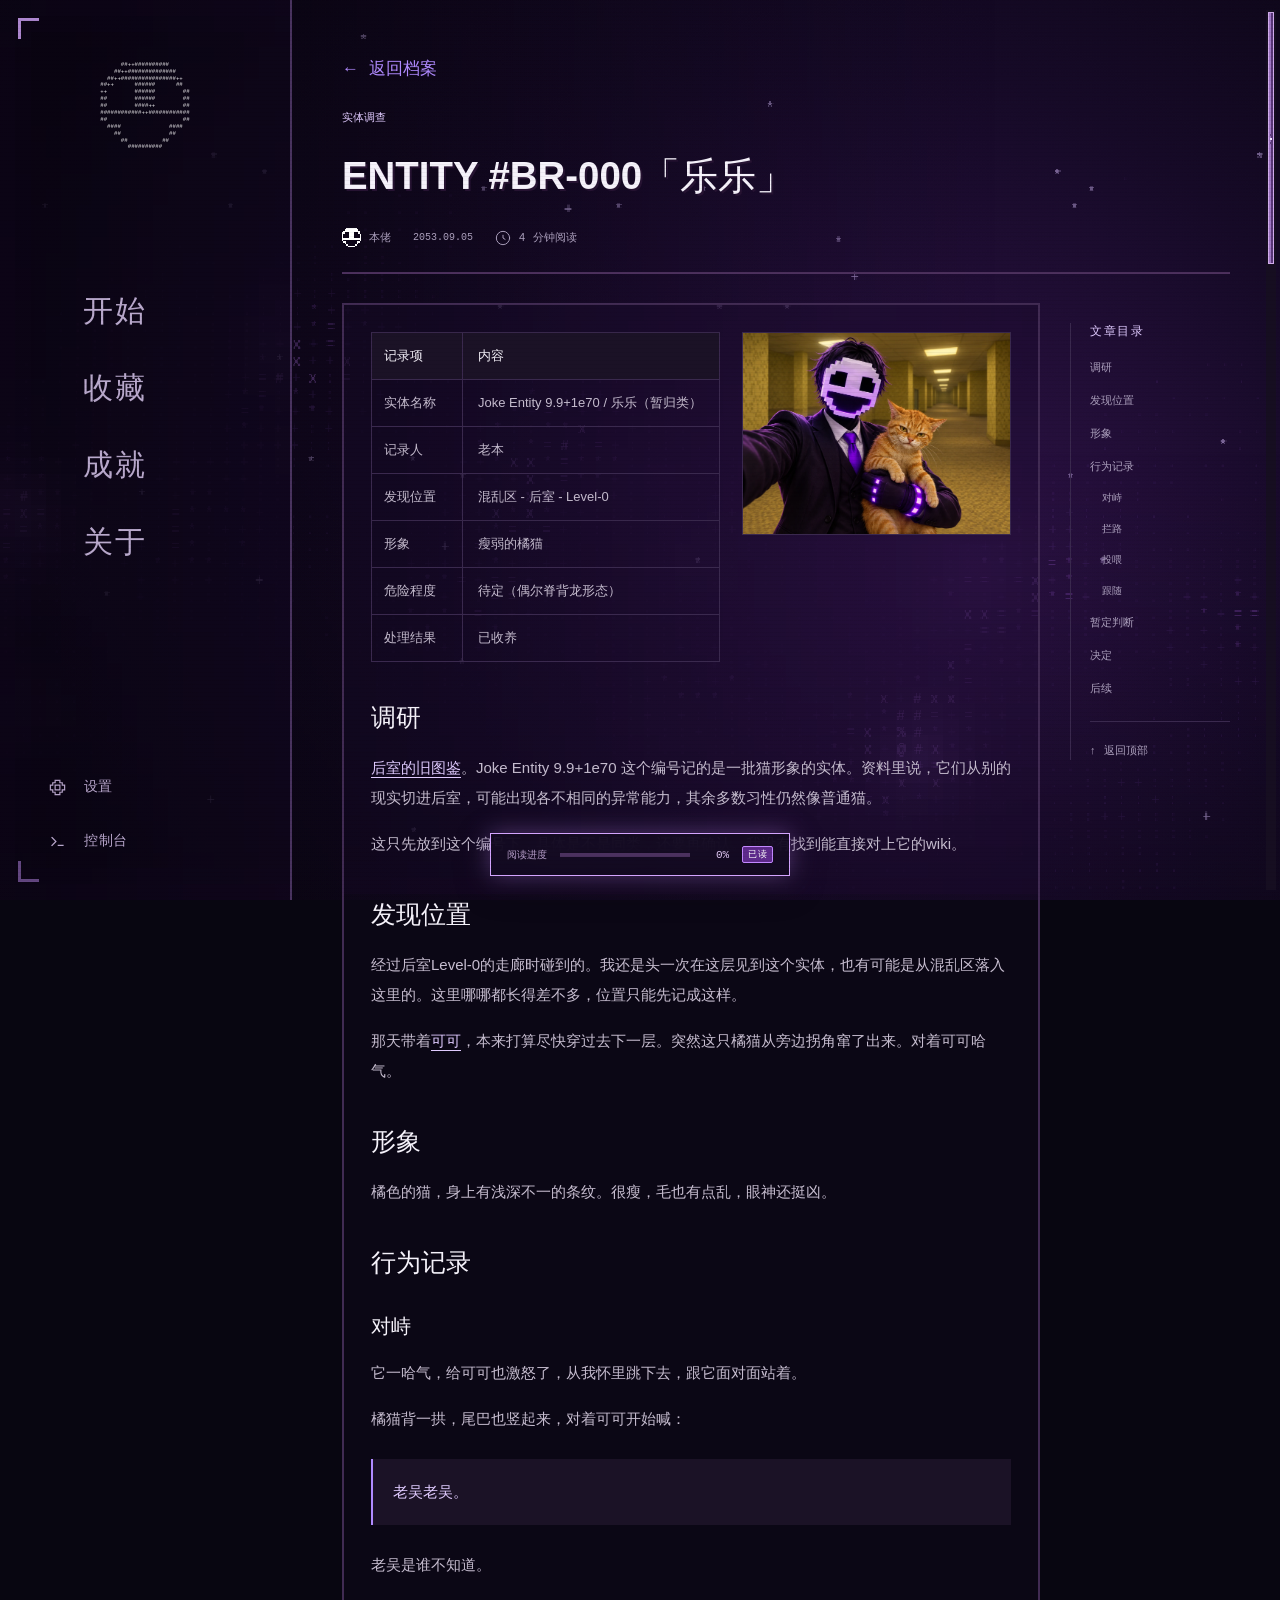
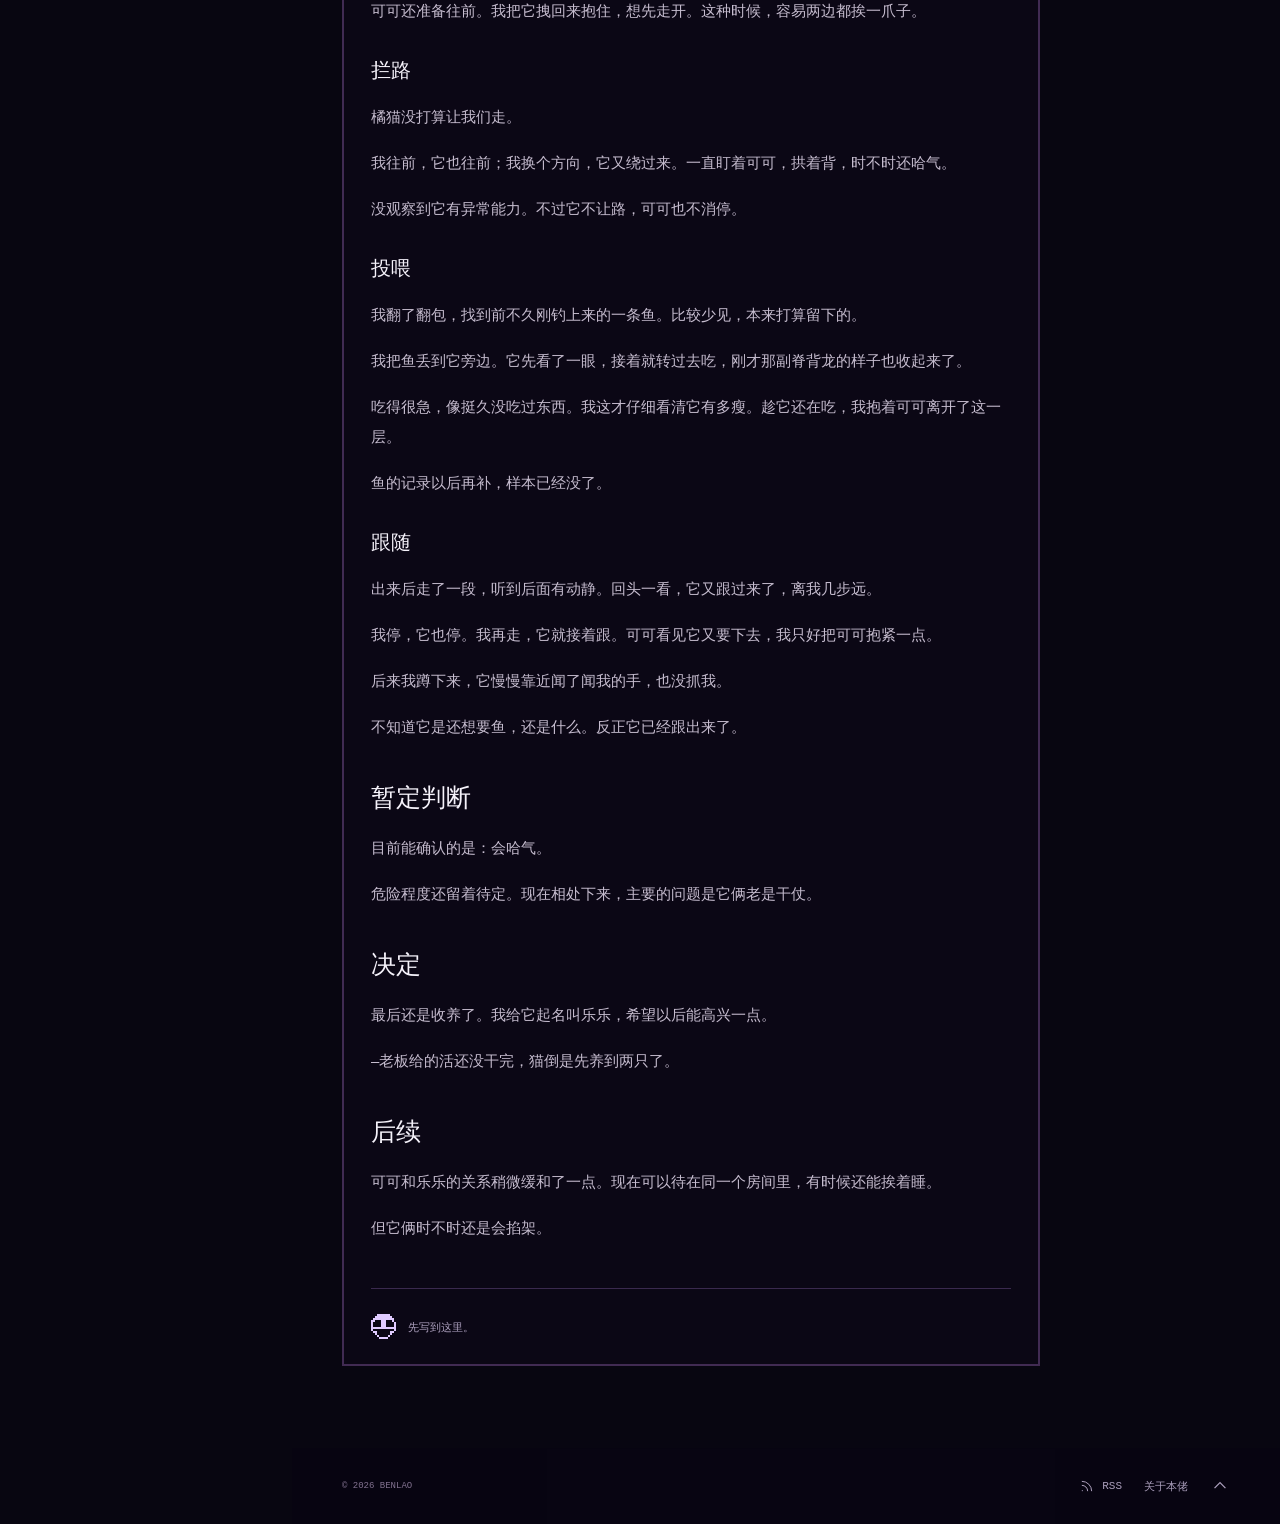
<file: posts/lele-field-report/index.html>
<!DOCTYPE html><html lang="zh-CN" data-motion="full" data-language="zh"><head><meta name="astro-view-transitions-enabled" content="true"><meta name="astro-view-transitions-fallback" content="swap"><script type="module" src="/_astro/ClientRouter.astro_astro_type_script_index_0_lang.C2j_ZdXg.js"></script><meta charset="UTF-8"><meta name="viewport" content="width=device-width, initial-scale=1"><meta name="theme-color" content="#09080d"><title>ENTITY #BR-000「乐乐」 · 本佬</title><meta name="description" content="转角跳出来一个脊背龙形态的橘猫实体"><meta name="author" content="本佬"><link rel="canonical" href="https://benla0.github.io/posts/lele-field-report/"><meta property="og:title" content="ENTITY #BR-000「乐乐」 · 本佬"><meta property="og:description" content="转角跳出来一个脊背龙形态的橘猫实体"><meta property="og:type" content="article"><meta property="og:url" content="https://benla0.github.io/posts/lele-field-report/"><meta property="og:image" content="https://benla0.github.io/images/social-card.png"><meta name="twitter:card" content="summary_large_image"><meta property="article:published_time" content="2053-09-05T00:00:00.000Z"><link rel="icon" type="image/svg+xml" href="/favicon.svg"><link rel="alternate" type="application/rss+xml" title="本佬 BENLAO" href="/rss.xml"><link rel="sitemap" href="/sitemap-index.xml"><link rel="preload" href="/fonts/benlao-pixel.b07589f7346e.woff2" as="font" type="font/woff2" crossorigin><script>(function(){const pageTitle = "ENTITY #BR-000「乐乐」 · 本佬";
const englishTitle = "ENTITY #BR-000 [LeLe] · BENLAO";

      const root = document.documentElement;
      root.dataset.js = 'true';
      root.dataset.initialLoad ||= 'loading';
      try {
        const choice = localStorage.getItem('benlao-motion');
        root.dataset.motion = choice === 'reduced' || (!choice && matchMedia('(prefers-reduced-motion: reduce)').matches) ? 'reduced' : 'full';
        root.dataset.language = localStorage.getItem('benlao-language') === 'en' ? 'en' : 'zh';
        const quality = localStorage.getItem('benlao-quality');
        root.dataset.quality = quality === 'high' || quality === 'low' ? quality : 'auto';
      } catch { root.dataset.motion = matchMedia('(prefers-reduced-motion: reduce)').matches ? 'reduced' : 'full'; }
      root.lang = root.dataset.language === 'en' ? 'en' : 'zh-CN';
      document.title = root.dataset.language === 'en' ? englishTitle : pageTitle;
    })();</script><link rel="stylesheet" href="/_astro/BaseLayout.BYTqUSwI.css"></head><body id="top" data-title-zh="ENTITY #BR-000「乐乐」 · 本佬" data-title-en="ENTITY #BR-000 [LeLe] · BENLAO" data-blog-api="https://blog-api.benlao.top" data-turnstile-key data-friendlink-verification-provider="self-hosted"><div class="void-loader" data-void-loader role="status" aria-label="正在加载网站" data-aria-en="Loading website" aria-live="polite" data-no-text-decode><pre class="void-loader-fallback" aria-hidden="true">        :|:        
       &lt;#|#&gt;       
      /##|##\      
       &lt;#|#&gt;       
        :|:        </pre><canvas data-void-canvas aria-hidden="true"></canvas><div class="void-loader-status"><p><span data-ui-text><span data-language-text="zh">正在穿过虚空</span><span data-language-text="en" lang="en">CROSSING THE VOID</span></span> <span data-void-percent aria-hidden="true">0%</span></p><span class="void-loader-meter" aria-hidden="true"><i></i></span><button type="button" class="void-loader-skip" data-void-skip hidden><span data-ui-text><span data-language-text="zh">直接进入网站</span><span data-language-text="en" lang="en">ENTER WEBSITE</span></span></button></div></div><script>
  // A failed loader module must never leave the document covered forever.
  window.setTimeout(() => {
    const loader = document.querySelector('[data-void-loader]');
    if (loader && !loader.hasAttribute('data-loader-mounted')) {
      document.documentElement.dataset.initialLoad = 'complete';
      loader.remove();
    }
  }, 15000);
</script><script type="module" src="/_astro/VoidLoader.astro_astro_type_script_index_0_lang.DA_737BB.js"></script><div class="game-background" data-game-background data-background-state="static" aria-hidden="true"><svg class="nebula-fallback" viewBox="0 0 1024 640" preserveAspectRatio="xMidYMid slice"><defs><radialGradient id="nebula-ink" gradientUnits="userSpaceOnUse" cx="604.16" cy="345.6" r="665.6" fx="747.52" fy="403.2"><stop stop-color="#2d1246"></stop><stop offset=".5" stop-color="#160a27"></stop><stop offset="1" stop-color="#07040e"></stop></radialGradient></defs><path fill="url(#nebula-ink)" d="M0 0h1024v640H0z"></path><g font-family="Consolas,monospace" font-size="10" dominant-baseline="text-before-edge"><text x="972.3 312.5 13.0 13.2 601.4 205.8 949.8 241.9 805.9 398.0 542.0 554.0 830.0 86.0 218.0 458.0 494.0 818.0 649.9 661.7 409.4 565.4 613.4 529.0 252.8 336.8 923.5 275.3 347.3 671.3 383.0 815.0 154.8 1018.8 370.3 550.2 838.2 238.1 130.0 382.1 1006.7 203.7 911.9 348.2" y="12 24 48 60 72 108 108 120 120 132 132 132 132 144 144 144 144 144 168 192 216 216 216 240 252 252 312 324 324 324 336 336 348 348 384 396 396 408 420 468 516 564 576 588" fill="#dac0ff" opacity="0.625">***+***********+***+*****+********+**+**+++*</text><text x="853.9 338.0 374.0 302.0 314.0 338.0 374.0 302.0 314.0 326.0 338.0 362.0 181.9 265.9 277.9 289.9 349.9 373.9 133.9 181.9 193.9 205.9 253.9 301.9 109.7 157.7 241.7 277.7 349.7 121.6 205.6 229.6 253.6 361.6 97.4 169.4 349.4 361.4 97.2 1021.2 193.0 349.0 445.0 457.0 493.0 709.0 997.0 1009.0 72.8 96.8 384.8 396.8 408.8 432.8 456.8 516.8 912.8 924.8 936.8 1020.8 72.6 156.6 180.6 504.6 516.6 936.6 984.6 84.3 156.3 180.3 192.3 384.3 540.3 852.3 924.3 948.3 336.0 384.0 516.0 540.0 840.0 912.0 960.0 23.8 35.8 347.8 527.8 539.8 575.8 599.8 611.8 719.8 935.8 -0.5 323.5 359.5 587.5 839.5 935.5 299.3 551.3 647.3 791.3 803.3 863.3 911.3 923.3 155.0 263.0 515.0 623.0 647.0 803.0 827.0 875.0 887.0 947.0 250.8 358.8 514.8 646.8 658.8 754.8 922.8 994.8 286.6 358.6 514.6 526.6 646.6 898.6 994.6 286.4 490.4 658.4 718.4 730.4 946.4 958.4 982.4 298.3 478.3 646.3 670.3 718.3 922.3 934.3 994.3 310.2 574.2 682.2 898.2 298.1 538.1 574.1 586.1 598.1 622.1 634.1 682.1 874.1 886.1 262.0 562.0 610.0 670.0 694.0 850.0 874.0 1018.0 70.0 82.0 250.0 286.0 538.0 586.0 598.0 682.0 82.0 94.0 214.0 226.0 286.0 310.0 586.0 634.0 670.0 70.1 130.1 310.1 622.1 634.1 646.1 826.1 850.1 874.1 1018.1 70.1 106.1 118.1 298.1 802.1 838.1 70.2 82.2 106.2 322.2 406.2 478.2 994.2 58.4 70.4 118.4 322.4 334.4 454.4 874.4 46.5 70.5 82.5 94.5 130.5 478.5 778.5 874.5 82.7 94.7 502.7 886.7 10.9 94.9 118.9 490.9 586.9 826.9 850.9 958.9 23.2 47.2 107.2 503.2 515.2 599.2 803.2 815.2 827.2 863.2 59.4 95.4 539.4 539.7 551.7 563.7 755.7 791.7 815.7 923.7 755.9 803.9 744.2 804.2 720.4 780.4 804.4 696.7 792.7 852.7 648.9 660.9 864.9 601.1 649.1 661.1 805.1 817.1 841.1 853.1" y="120 132 132 144 144 144 144 156 156 156 156 156 168 168 168 168 168 168 180 180 180 180 180 180 192 192 192 192 192 204 204 204 204 204 216 216 216 216 228 228 240 240 240 240 240 240 240 240 252 252 252 252 252 252 252 252 252 252 252 252 264 264 264 264 264 264 264 276 276 276 276 276 276 276 276 276 288 288 288 288 288 288 288 300 300 300 300 300 300 300 300 300 300 312 312 312 312 312 312 324 324 324 324 324 324 324 324 336 336 336 336 336 336 336 336 336 336 348 348 348 348 348 348 348 348 360 360 360 360 360 360 360 372 372 372 372 372 372 372 372 384 384 384 384 384 384 384 384 396 396 396 396 408 408 408 408 408 408 408 408 408 408 420 420 420 420 420 420 420 420 432 432 432 432 432 432 432 432 444 444 444 444 444 444 444 444 444 456 456 456 456 456 456 456 456 456 456 468 468 468 468 468 468 480 480 480 480 480 480 480 492 492 492 492 492 492 492 504 504 504 504 504 504 504 504 516 516 516 516 528 528 528 528 528 528 528 528 540 540 540 540 540 540 540 540 540 540 552 552 552 564 564 564 564 564 564 564 576 576 588 588 600 600 600 612 612 612 624 624 624 636 636 636 636 636 636 636" fill="#4e2b75" opacity="0.1875">.....................................................................................................................................................................................................................................................................................</text><text x="350.0 350.0 301.9 313.9 325.9 145.9 265.9 277.9 313.9 325.9 337.9 133.7 145.7 169.7 181.7 253.7 265.7 289.7 301.7 313.7 325.7 337.7 133.6 145.6 157.6 169.6 181.6 193.6 217.6 241.6 301.6 325.6 337.6 349.6 121.4 181.4 193.4 205.4 229.4 241.4 253.4 265.4 325.4 85.2 109.2 145.2 157.2 181.2 193.2 205.2 217.2 253.2 349.2 97.0 109.0 121.0 133.0 145.0 157.0 169.0 181.0 205.0 229.0 313.0 361.0 1021.0 108.8 120.8 132.8 144.8 156.8 168.8 180.8 192.8 204.8 228.8 348.8 372.8 420.8 444.8 468.8 480.8 504.8 984.8 996.8 1008.8 84.6 96.6 144.6 168.6 192.6 204.6 348.6 360.6 372.6 384.6 396.6 408.6 420.6 468.6 492.6 876.6 996.6 1008.6 72.3 96.3 120.3 132.3 144.3 168.3 204.3 336.3 348.3 372.3 396.3 492.3 504.3 516.3 528.3 888.3 912.3 972.3 984.3 996.3 48.0 60.0 72.0 108.0 120.0 132.0 144.0 156.0 168.0 180.0 192.0 204.0 216.0 324.0 348.0 360.0 372.0 396.0 408.0 504.0 864.0 876.0 900.0 972.0 984.0 47.8 83.8 95.8 119.8 131.8 143.8 155.8 167.8 179.8 191.8 203.8 311.8 323.8 335.8 359.8 371.8 383.8 491.8 851.8 863.8 875.8 887.8 947.8 959.8 971.8 1019.8 23.5 35.5 59.5 83.5 119.5 143.5 155.5 167.5 179.5 203.5 275.5 287.5 299.5 371.5 383.5 527.5 539.5 551.5 575.5 599.5 611.5 623.5 863.5 875.5 959.5 971.5 983.5 -0.7 11.3 23.3 155.3 239.3 251.3 263.3 287.3 371.3 503.3 515.3 527.3 539.3 563.3 575.3 587.3 599.3 611.3 623.3 827.3 839.3 851.3 875.3 887.3 947.3 959.3 971.3 983.3 995.3 11.0 131.0 143.0 191.0 203.0 239.0 251.0 371.0 503.0 527.0 539.0 551.0 575.0 611.0 635.0 779.0 791.0 839.0 851.0 863.0 959.0 971.0 983.0 1007.0 130.8 214.8 226.8 370.8 502.8 526.8 538.8 586.8 598.8 610.8 634.8 778.8 790.8 802.8 826.8 838.8 850.8 862.8 946.8 958.8 970.8 982.8 1006.8 130.6 142.6 166.6 250.6 262.6 274.6 490.6 502.6 538.6 610.6 622.6 634.6 742.6 754.6 778.6 790.6 802.6 826.6 838.6 850.6 862.6 874.6 958.6 970.6 1006.6 1018.6 -1.6 106.4 154.4 202.4 250.4 262.4 274.4 346.4 358.4 370.4 466.4 502.4 514.4 526.4 622.4 634.4 646.4 670.4 742.4 754.4 826.4 850.4 862.4 874.4 898.4 922.4 934.4 970.4 1018.4 -1.7 94.3 118.3 142.3 250.3 262.3 274.3 286.3 334.3 346.3 358.3 454.3 502.3 514.3 526.3 538.3 550.3 574.3 586.3 598.3 610.3 622.3 634.3 658.3 730.3 742.3 838.3 850.3 874.3 886.3 898.3 910.3 946.3 958.3 970.3 1006.3 1018.3 106.2 118.2 130.2 154.2 238.2 250.2 262.2 274.2 334.2 466.2 478.2 490.2 502.2 514.2 526.2 538.2 562.2 586.2 598.2 610.2 622.2 634.2 646.2 658.2 706.2 718.2 730.2 742.2 862.2 874.2 886.2 910.2 922.2 958.2 970.2 1006.2 1018.2 82.1 94.1 106.1 118.1 226.1 250.1 322.1 334.1 442.1 454.1 466.1 478.1 490.1 502.1 514.1 526.1 550.1 562.1 610.1 646.1 694.1 706.1 838.1 850.1 862.1 922.1 970.1 982.1 994.1 1018.1 58.0 70.0 82.0 94.0 106.0 118.0 142.0 166.0 190.0 202.0 226.0 238.0 250.0 322.0 430.0 442.0 454.0 466.0 490.0 514.0 526.0 538.0 550.0 634.0 682.0 706.0 838.0 862.0 886.0 1006.0 106.0 118.0 130.0 142.0 154.0 166.0 178.0 190.0 214.0 226.0 238.0 298.0 322.0 334.0 442.0 454.0 466.0 478.0 490.0 502.0 514.0 526.0 550.0 574.0 622.0 634.0 646.0 658.0 694.0 706.0 718.0 826.0 838.0 850.0 862.0 874.0 898.0 46.0 58.0 70.0 118.0 130.0 142.0 166.0 178.0 298.0 322.0 382.0 418.0 442.0 466.0 478.0 490.0 514.0 538.0 562.0 574.0 622.0 658.0 682.0 694.0 802.0 814.0 838.0 850.0 862.0 874.0 922.0 970.0 994.0 1006.0 1018.0 46.1 58.1 94.1 106.1 322.1 406.1 418.1 430.1 442.1 454.1 466.1 478.1 490.1 514.1 550.1 574.1 586.1 598.1 610.1 658.1 670.1 682.1 694.1 790.1 802.1 814.1 838.1 862.1 898.1 982.1 1006.1 34.1 46.1 322.1 334.1 358.1 370.1 394.1 406.1 418.1 430.1 442.1 454.1 466.1 478.1 502.1 514.1 550.1 610.1 622.1 634.1 646.1 658.1 670.1 814.1 826.1 850.1 874.1 886.1 898.1 922.1 934.1 958.1 982.1 994.1 1006.1 34.2 46.2 58.2 94.2 334.2 346.2 358.2 370.2 382.2 394.2 418.2 454.2 490.2 502.2 586.2 598.2 610.2 622.2 634.2 646.2 754.2 790.2 802.2 886.2 910.2 958.2 970.2 982.2 22.4 34.4 82.4 94.4 106.4 358.4 370.4 466.4 478.4 502.4 526.4 574.4 598.4 622.4 634.4 790.4 886.4 910.4 922.4 946.4 958.4 970.4 994.4 22.5 34.5 106.5 490.5 502.5 586.5 610.5 622.5 790.5 922.5 934.5 946.5 958.5 10.7 34.7 70.7 106.7 118.7 490.7 514.7 562.7 586.7 598.7 610.7 622.7 634.7 766.7 778.7 790.7 898.7 910.7 922.7 934.7 946.7 958.7 34.9 58.9 70.9 82.9 514.9 526.9 538.9 550.9 562.9 574.9 598.9 610.9 622.9 634.9 778.9 862.9 874.9 886.9 898.9 910.9 922.9 934.9 -0.8 527.2 539.2 551.2 563.2 575.2 587.2 611.2 635.2 755.2 767.2 779.2 839.2 851.2 875.2 887.2 899.2 911.2 923.2 935.2 527.4 599.4 611.4 767.4 779.4 803.4 815.4 827.4 839.4 875.4 899.4 923.4 611.7 623.7 647.7 731.7 743.7 767.7 803.7 827.7 887.7 899.7 911.7 659.9 707.9 731.9 743.9 767.9 791.9 815.9 875.9 899.9 923.9 624.2 636.2 660.2 672.2 696.2 708.2 720.2 732.2 792.2 852.2 876.2 900.2 912.2 612.4 624.4 636.4 648.4 660.4 672.4 684.4 816.4 840.4 876.4 888.4 900.4 612.7 624.7 636.7 648.7 660.7 684.7 804.7 816.7 828.7 840.7 864.7 876.7 888.7 612.9 624.9 636.9 804.9 816.9 828.9 840.9 852.9 876.9 888.9 637.1" y="144 156 168 168 168 180 180 180 180 180 180 192 192 192 192 192 192 192 192 192 192 192 204 204 204 204 204 204 204 204 204 204 204 204 216 216 216 216 216 216 216 216 216 228 228 228 228 228 228 228 228 228 228 240 240 240 240 240 240 240 240 240 240 240 240 240 252 252 252 252 252 252 252 252 252 252 252 252 252 252 252 252 252 252 252 252 264 264 264 264 264 264 264 264 264 264 264 264 264 264 264 264 264 264 276 276 276 276 276 276 276 276 276 276 276 276 276 276 276 276 276 276 276 276 288 288 288 288 288 288 288 288 288 288 288 288 288 288 288 288 288 288 288 288 288 288 288 288 288 300 300 300 300 300 300 300 300 300 300 300 300 300 300 300 300 300 300 300 300 300 300 300 300 300 300 312 312 312 312 312 312 312 312 312 312 312 312 312 312 312 312 312 312 312 312 312 312 312 312 312 312 312 324 324 324 324 324 324 324 324 324 324 324 324 324 324 324 324 324 324 324 324 324 324 324 324 324 324 324 324 324 336 336 336 336 336 336 336 336 336 336 336 336 336 336 336 336 336 336 336 336 336 336 336 336 348 348 348 348 348 348 348 348 348 348 348 348 348 348 348 348 348 348 348 348 348 348 348 360 360 360 360 360 360 360 360 360 360 360 360 360 360 360 360 360 360 360 360 360 360 360 360 360 360 372 372 372 372 372 372 372 372 372 372 372 372 372 372 372 372 372 372 372 372 372 372 372 372 372 372 372 372 372 384 384 384 384 384 384 384 384 384 384 384 384 384 384 384 384 384 384 384 384 384 384 384 384 384 384 384 384 384 384 384 384 384 384 384 384 384 396 396 396 396 396 396 396 396 396 396 396 396 396 396 396 396 396 396 396 396 396 396 396 396 396 396 396 396 396 396 396 396 396 396 396 396 396 408 408 408 408 408 408 408 408 408 408 408 408 408 408 408 408 408 408 408 408 408 408 408 408 408 408 408 408 408 408 420 420 420 420 420 420 420 420 420 420 420 420 420 420 420 420 420 420 420 420 420 420 420 420 420 420 420 420 420 420 432 432 432 432 432 432 432 432 432 432 432 432 432 432 432 432 432 432 432 432 432 432 432 432 432 432 432 432 432 432 432 432 432 432 432 432 432 444 444 444 444 444 444 444 444 444 444 444 444 444 444 444 444 444 444 444 444 444 444 444 444 444 444 444 444 444 444 444 444 444 444 444 456 456 456 456 456 456 456 456 456 456 456 456 456 456 456 456 456 456 456 456 456 456 456 456 456 456 456 456 456 456 456 468 468 468 468 468 468 468 468 468 468 468 468 468 468 468 468 468 468 468 468 468 468 468 468 468 468 468 468 468 468 468 468 468 468 468 480 480 480 480 480 480 480 480 480 480 480 480 480 480 480 480 480 480 480 480 480 480 480 480 480 480 480 480 492 492 492 492 492 492 492 492 492 492 492 492 492 492 492 492 492 492 492 492 492 492 492 504 504 504 504 504 504 504 504 504 504 504 504 504 516 516 516 516 516 516 516 516 516 516 516 516 516 516 516 516 516 516 516 516 516 516 528 528 528 528 528 528 528 528 528 528 528 528 528 528 528 528 528 528 528 528 528 528 540 540 540 540 540 540 540 540 540 540 540 540 540 540 540 540 540 540 540 540 552 552 552 552 552 552 552 552 552 552 552 552 564 564 564 564 564 564 564 564 564 564 564 576 576 576 576 576 576 576 576 576 576 588 588 588 588 588 588 588 588 588 588 588 588 588 600 600 600 600 600 600 600 600 600 600 600 600 612 612 612 612 612 612 612 612 612 612 612 612 612 624 624 624 624 624 624 624 624 624 624 636" fill="#4e2b75" opacity="0.25">...:...:::...:...:.:::..::.:..::::.::..::::.::...:.::..:::...:::..::::::..:::..:::......:.:::....::::..:...::.....:.::.....:..:::::...:::.:....:....::..::.:::.:.:..:::......::.:::::..:::::.::........:....:::::..:::.::..........::.:::::::::....::......::::.:.::..::.:.::.:::..::.:.:...::.....::.::.:......:.::.:..:::::.::....:::......:::..:..:..:..::..::.::.::::.....:...::::.:..::....:.::..:.:...:::.::::::..::.:.:.:::..........::...::.:.........::..::::...::...:..::.:::::.:....::..:...:.:.....:::::...:::........::....::.:..:::...:.:::......:.::..:::.:...:...::.....:.:::..::::.....:::.::.:.....:.:::.:........:.....::::.:::..:.::::........:::..:..:.:...:..:.::..::.::.....:::.::.:..::.:......:.:.:::.:::.:.::..::.::...::...:..:.:....:...::::..::::...:..:::...::..::...:...:::........:.......:....:..:........:...</text><text x="265.6 277.6 313.6 133.4 145.4 157.4 289.4 301.4 313.4 337.4 121.2 133.2 169.2 229.2 241.2 301.2 337.2 217.0 241.0 253.0 337.0 216.8 312.8 108.6 120.6 132.6 216.6 288.6 312.6 336.6 432.6 444.6 456.6 480.6 1020.6 108.3 252.3 288.3 300.3 312.3 408.3 420.3 444.3 456.3 1008.3 1020.3 84.0 96.0 252.0 288.0 300.0 312.0 432.0 996.0 59.8 71.8 107.8 239.8 251.8 275.8 299.8 395.8 419.8 431.8 479.8 503.8 515.8 983.8 1007.8 47.5 95.5 131.5 191.5 215.5 239.5 251.5 263.5 407.5 419.5 467.5 503.5 515.5 35.3 71.3 107.3 119.3 131.3 167.3 179.3 191.3 215.3 383.3 1019.3 -1.0 23.0 47.0 59.0 95.0 107.0 119.0 167.0 179.0 215.0 227.0 407.0 563.0 587.0 599.0 995.0 1019.0 -1.2 58.8 106.8 118.8 142.8 166.8 238.8 382.8 394.8 466.8 550.8 562.8 574.8 622.8 814.8 -1.4 94.6 118.6 154.6 238.6 370.6 382.6 394.6 454.6 466.6 478.6 550.6 586.6 598.6 766.6 814.6 118.4 130.4 142.4 166.4 226.4 238.4 382.4 430.4 454.4 478.4 538.4 550.4 562.4 586.4 598.4 610.4 766.4 778.4 790.4 802.4 838.4 70.3 106.3 130.3 154.3 166.3 202.3 214.3 238.3 382.3 406.3 418.3 466.3 562.3 778.3 790.3 814.3 826.3 -1.8 94.2 178.2 358.2 382.2 430.2 442.2 454.2 778.2 826.2 850.2 934.2 946.2 982.2 994.2 34.1 70.1 130.1 142.1 166.1 190.1 214.1 346.1 430.1 718.1 766.1 802.1 826.1 898.1 910.1 934.1 946.1 958.1 1006.1 10.0 154.0 178.0 214.0 334.0 346.0 358.0 382.0 394.0 718.0 742.0 754.0 778.0 898.0 910.0 922.0 970.0 982.0 994.0 -2.0 34.0 46.0 58.0 358.0 382.0 406.0 430.0 730.0 802.0 814.0 886.0 922.0 970.0 994.0 1006.0 1018.0 22.0 34.0 334.0 370.0 430.0 502.0 526.0 550.0 706.0 790.0 826.0 886.0 898.0 946.0 958.0 982.0 34.1 334.1 346.1 358.1 382.1 502.1 526.1 562.1 706.1 718.1 730.1 766.1 778.1 886.1 910.1 922.1 946.1 994.1 -1.9 10.1 22.1 346.1 490.1 526.1 538.1 574.1 586.1 598.1 682.1 706.1 718.1 790.1 910.1 946.1 -1.8 22.2 562.2 658.2 682.2 694.2 718.2 766.2 778.2 898.2 922.2 -1.6 490.4 514.4 610.4 646.4 670.4 766.4 778.4 934.4 10.5 526.5 538.5 550.5 562.5 574.5 598.5 634.5 646.5 670.5 766.5 526.7 538.7 550.7 574.7 646.7 730.7 -1.1 658.9 766.9 623.2 731.2 623.4 683.4 707.4 755.4 851.4 863.4 887.4 911.4 659.7 695.7 719.7 839.7 851.7 863.7 875.7 623.9 635.9 647.9 671.9 719.9 827.9 839.9 863.9 887.9 648.2 684.2 816.2 828.2 840.2 864.2 888.2 828.4 852.4 864.4" y="204 204 204 216 216 216 216 216 216 216 228 228 228 228 228 228 228 240 240 240 240 252 252 264 264 264 264 264 264 264 264 264 264 264 264 276 276 276 276 276 276 276 276 276 276 276 288 288 288 288 288 288 288 288 300 300 300 300 300 300 300 300 300 300 300 300 300 300 300 312 312 312 312 312 312 312 312 312 312 312 312 312 324 324 324 324 324 324 324 324 324 324 324 336 336 336 336 336 336 336 336 336 336 336 336 336 336 336 336 336 348 348 348 348 348 348 348 348 348 348 348 348 348 348 348 360 360 360 360 360 360 360 360 360 360 360 360 360 360 360 360 372 372 372 372 372 372 372 372 372 372 372 372 372 372 372 372 372 372 372 372 372 384 384 384 384 384 384 384 384 384 384 384 384 384 384 384 384 384 396 396 396 396 396 396 396 396 396 396 396 396 396 396 396 408 408 408 408 408 408 408 408 408 408 408 408 408 408 408 408 408 408 408 420 420 420 420 420 420 420 420 420 420 420 420 420 420 420 420 420 420 420 432 432 432 432 432 432 432 432 432 432 432 432 432 432 432 432 432 444 444 444 444 444 444 444 444 444 444 444 444 444 444 444 444 456 456 456 456 456 456 456 456 456 456 456 456 456 456 456 456 456 456 468 468 468 468 468 468 468 468 468 468 468 468 468 468 468 468 480 480 480 480 480 480 480 480 480 480 480 492 492 492 492 492 492 492 492 492 504 504 504 504 504 504 504 504 504 504 504 516 516 516 516 516 516 528 528 528 540 540 552 552 552 552 552 552 552 552 564 564 564 564 564 564 564 576 576 576 576 576 576 576 576 576 588 588 588 588 588 588 588 600 600 600" fill="#4e2b75" opacity="0.3125">+:::::+++::::::++:++:::::::::::++:+::::::+::+:::++:++::+:++::+:::+::++::::++++:+:::+::::++++::+++::++++++::::::++::::++::+:::+:::++++++:::+:+::+:+++++:::++:+++:+:::++::::+++::::+:+:++::++++:::::++::::::++++:::+:+::+:::++::::::++::::+:+:++:+::::++:::::::::::++:+::::::++:::++::++++++:+:+::+::++:::++:::+:++::+::::+::++::::+::::++++::+:++:+::::+::++::+++:::+:+::::+::::::::::::</text><text x="289.6 265.2 325.2 277.0 301.0 276.8 288.8 228.6 264.6 324.6 216.3 276.3 324.3 468.3 480.3 264.0 468.0 492.0 1008.0 215.8 263.8 287.8 995.8 71.5 107.5 227.5 491.5 995.5 1019.5 95.3 203.3 227.3 395.3 1007.3 395.0 419.0 443.0 491.0 178.8 490.8 46.6 106.6 562.6 574.6 214.4 394.4 574.4 814.4 10.3 82.3 442.3 754.3 766.3 802.3 70.2 82.2 142.2 214.2 226.2 346.2 370.2 394.2 418.2 -1.9 154.1 178.1 202.1 394.1 730.1 370.0 766.0 826.0 946.0 958.0 22.0 418.0 982.0 10.0 346.0 394.0 718.0 730.0 742.0 910.0 370.1 394.1 538.1 754.1 970.1 562.1 694.1 754.1 778.1 970.1 514.2 538.2 550.2 670.2 934.2 946.2 586.4 694.4 742.4 754.4 -1.5 514.5 658.5 730.5 754.5 -1.3 754.7 682.9 742.9 635.4 743.4 635.7 695.9 851.9" y="204 228 228 240 240 252 252 264 264 264 276 276 276 276 276 288 288 288 288 300 300 300 300 312 312 312 312 312 312 324 324 324 324 324 336 336 336 336 348 348 360 360 360 360 372 372 372 372 384 384 384 384 384 384 396 396 396 396 396 396 396 396 396 408 408 408 408 408 408 420 420 420 420 420 432 432 432 444 444 444 444 444 444 444 456 456 456 456 456 468 468 468 468 468 480 480 480 480 480 480 492 492 492 492 504 504 504 504 504 516 516 528 528 552 552 564 576 576" fill="#4e2b75" opacity="0.375">++++++++++++++++++++++++++++++++++++++++++++++++++++++++++++++++++++++++++++++++++++++++++++++++++++++++++++++++++++++</text><text x="277.4 277.2 313.2 240.8 228.3 228.0 420.0 480.0 1020.0 227.8 407.8 455.8 431.5 1007.5 467.3 35.0 71.0 467.0 479.0 22.8 454.8 22.6 58.6 178.6 190.6 214.6 442.6 10.4 82.4 178.4 22.3 190.3 430.3 166.2 754.2 814.2 10.1 22.1 46.1 358.1 370.1 418.1 742.1 754.1 22.0 34.0 418.0 802.0 814.0 10.0 370.0 778.0 910.0 934.0 754.0 766.0 778.0 22.1 742.1 934.1 958.1 10.2 574.2 706.2 730.2 538.4 550.4 562.4 682.5 742.5 682.7 718.7 646.9 730.9 659.2 671.2 647.4 659.4 707.7 683.9" y="216 228 228 252 276 288 288 288 288 300 300 300 312 312 324 336 336 336 336 348 348 360 360 360 360 360 360 372 372 372 384 384 384 396 396 396 408 408 408 408 408 408 408 408 420 420 420 420 420 432 432 432 432 432 444 444 444 456 456 456 456 480 480 480 480 492 492 492 504 504 516 516 528 528 540 540 552 552 564 576" fill="#824ab4" opacity="0.4375">*****=*********=***=**==*****=**=***=*=**===**=*=****===**=*==*******=*****=****</text><text x="289.2 289.0 240.6 300.6 240.3 444.0 443.5 479.5 455.3 455.0 34.6 82.6 70.4 418.4 442.4 34.3 58.3 178.3 394.3 10.2 802.2 382.1 406.1 778.1 -2.0 406.0 394.0 766.0 790.0 946.0 958.0 -1.9 10.1 742.2 718.5 658.7 719.2 671.7" y="228 240 264 264 276 288 312 312 324 336 360 360 372 372 372 384 384 384 384 396 396 408 408 408 420 420 432 432 432 432 432 456 456 480 504 516 540 564" fill="#824ab4" opacity="0.5">======================================</text><text x="265.0 264.8 276.6 467.8 419.3 431.0 418.8 430.8 442.8 70.6 430.6 22.4 46.3 22.2 790.1 742.0 -2.0 682.4 706.4 718.4 670.7 670.9 718.9 683.2 695.4 719.4 683.7" y="240 252 264 300 324 336 348 348 348 360 360 372 384 396 408 432 444 492 492 492 516 528 528 540 552 552 564" fill="#ac6edd" opacity="0.5625">xxxxxxxxxxxx#xxxxx#xxxxxxxx</text><text x="325.0 324.8 264.3 432.3 240.0 276.0 456.0 443.8 395.5 47.3 59.3 83.3 407.3 443.3 479.3 491.3 83.0 10.8 82.8 94.8 190.8 202.8 406.8 478.8 10.6 202.6 226.6 418.6 34.4 58.4 94.4 190.4 406.4 226.3 34.2 46.2 58.2 190.2 202.2 406.2 766.2 790.2 58.1 814.1 46.0 730.0 934.0 346.0 358.0 406.0 934.0 742.1 766.1 526.2 10.4 658.4 742.7 754.9 647.2 743.2 671.4 731.4" y="240 252 276 276 288 288 288 300 312 324 324 324 324 324 324 324 336 348 348 348 348 348 348 348 360 360 360 360 372 372 372 372 372 384 396 396 396 396 396 396 396 396 408 408 420 420 420 432 444 444 444 468 468 480 492 492 516 528 540 540 552 552" fill="#824ab4" opacity="0.375">**************************************************************</text><text x="300.8 431.3 34.8 406.6 46.4 790.0 754.0 730.1 730.4" y="252 324 348 360 372 420 432 468 492" fill="#ac6edd" opacity="0.5">xxxxxxxxx</text><text x="252.6 455.5 46.8 70.8 694.5 706.5 706.7 706.9 707.2" y="264 312 348 348 504 504 516 528 540" fill="#ac6edd" opacity="0.625">#########</text><text x="694.7 694.9 695.2" y="516 528 540" fill="#ac6edd" opacity="0.6875">%@%</text></g></svg><canvas data-nebula-canvas></canvas><div class="site-glitch-overlay" data-glitch-background data-glitch-state="disabled" data-glitch-active="false" aria-hidden="true"><canvas class="site-glitch-canvas" data-glitch-canvas></canvas></div><script type="module" src="/_astro/GlitchBackground.astro_astro_type_script_index_0_lang.DGTf3bj2.js"></script></div><script type="module" src="/_astro/GameBackground.astro_astro_type_script_index_0_lang.B1zMoQFI.js"></script><a class="skip-link" href="#main"><span data-ui-text><span data-language-text="zh">跳到主要内容</span><span data-language-text="en" lang="en">Skip to content</span></span></a><header class="site-header" data-game-menu data-menu-phase="idle"><div class="header-inner"><div class="menu-brand-row"><button type="button" class="brand mask-pet" aria-label="戳一下面具" data-i18n-label="mask.pet" data-mask-pet data-mood="calm" data-anger="0"><span class="ascii-mask-mark brand-ascii" style="--ascii-mask-size:124px" data-ascii-mask data-ascii-mask-state="static" aria-hidden="true"><svg class="ascii-mask-svg" data-ascii-mask-frame viewBox="0 0 216 216" preserveAspectRatio="xMidYMid meet" aria-hidden="true" focusable="false"><text xml:space="preserve" fill="currentColor" font-family="Courier New, monospace" font-size="10"><tspan x="6" y="14">                                  </tspan><tspan x="6" y="26">                                  </tspan><tspan x="6" y="38">          ############++          </tspan><tspan x="6" y="50">        ############++####        </tspan><tspan x="6" y="62">      ############++########      </tspan><tspan x="6" y="74">    ####      ##++##      ##      </tspan><tspan x="6" y="86">    ##        ++####        ##    </tspan><tspan x="6" y="98">    ##        ######        ##    </tspan><tspan x="6" y="110">    ##        ######        ++    </tspan><tspan x="6" y="122">    ####++################++##    </tspan><tspan x="6" y="134">    ##                      ##    </tspan><tspan x="6" y="146">      ####              ####      </tspan><tspan x="6" y="158">        ##              ##        </tspan><tspan x="6" y="170">          ##          ##          </tspan><tspan x="6" y="182">            ####++####            </tspan><tspan x="6" y="194">                                  </tspan><tspan x="6" y="206">                                  </tspan></text></svg></span></button><div class="mobile-actions"><button type="button" class="icon-button settings-trigger mobile-settings" aria-label="打开设置" data-i18n-label="settings.open" aria-controls="settings-dialog"><svg width="20" height="20" viewBox="0 0 24 24" fill="none" stroke="currentColor" stroke-width="1.5" stroke-linecap="square" stroke-linejoin="miter" aria-hidden="true"><path d="M9 3h6v3h3v3h3v6h-3v3h-3v3H9v-3H6v-3H3V9h3V6h3zM9 9h6v6H9z"></path></svg></button><button type="button" class="icon-button mobile-menu-toggle" aria-label="展开导航" data-i18n-label="nav.open" aria-controls="menu-panel" aria-expanded="false"><svg width="20" height="20" viewBox="0 0 24 24" fill="none" stroke="currentColor" stroke-width="1.5" stroke-linecap="square" stroke-linejoin="miter" aria-hidden="true"><path d="M4 7h16M4 12h16M4 17h16"></path></svg></button></div></div><div id="menu-panel" class="menu-panel"><nav id="main-nav" class="main-nav" aria-label="主导航" data-i18n-label="nav.main"><a href="/" aria-label="开始" data-i18n-label="nav.home" data-menu-item><span class="menu-selector" aria-hidden="true">▶</span><span class="menu-label"><span data-ui-text><span data-language-text="zh">开始</span><span data-language-text="en" lang="en">START</span></span></span></a><a href="/posts/" aria-label="档案" data-i18n-label="nav.posts" data-menu-item aria-current="page"><span class="menu-selector" aria-hidden="true">▶</span><span class="menu-label"><span data-ui-text><span data-language-text="zh">档案</span><span data-language-text="en" lang="en">ARCHIVE</span></span></span></a><a href="/works/" aria-label="收藏" data-i18n-label="nav.works" data-menu-item><span class="menu-selector" aria-hidden="true">▶</span><span class="menu-label"><span data-ui-text><span data-language-text="zh">收藏</span><span data-language-text="en" lang="en">COLLECTION</span></span></span></a><a href="/achievements/" aria-label="成就" data-i18n-label="nav.achievements" data-menu-item><span class="menu-selector" aria-hidden="true">▶</span><span class="menu-label"><span data-ui-text><span data-language-text="zh">成就</span><span data-language-text="en" lang="en">ACHIEVEMENTS</span></span></span></a><a href="/about/" aria-label="关于" data-i18n-label="nav.about" data-menu-item><span class="menu-selector" aria-hidden="true">▶</span><span class="menu-label"><span data-ui-text><span data-language-text="zh">关于</span><span data-language-text="en" lang="en">ABOUT</span></span></span></a></nav><div class="menu-bottom"><button type="button" class="settings-trigger menu-utility" aria-label="打开设置" data-i18n-label="settings.open" aria-controls="settings-dialog"><svg width="19" height="19" viewBox="0 0 24 24" fill="none" stroke="currentColor" stroke-width="1.5" stroke-linecap="square" stroke-linejoin="miter" aria-hidden="true"><path d="M9 3h6v3h3v3h3v6h-3v3h-3v3H9v-3H6v-3H3V9h3V6h3zM9 9h6v6H9z"></path></svg><span data-ui-text><span data-language-text="zh">设置</span><span data-language-text="en" lang="en">SETTINGS</span></span></button><button type="button" class="terminal-trigger menu-utility" aria-controls="terminal-dialog" aria-label="打开导航控制台" data-i18n-label="terminal.open"><svg width="19" height="19" viewBox="0 0 24 24" fill="none" stroke="currentColor" stroke-width="1.5" stroke-linecap="square" stroke-linejoin="miter" aria-hidden="true"><path d="m5 7 5 5-5 5m8 0h6"></path></svg><span data-ui-text><span data-language-text="zh">控制台</span><span data-language-text="en" lang="en">CONSOLE</span></span></button></div></div></div></header><button type="button" class="menu-scrim" aria-label="关闭导航" data-i18n-label="nav.dismiss" tabindex="-1" hidden></button><div class="game-screen" data-game-screen data-screen-phase="idle"><main id="main" tabindex="-1" data-page-path="/posts/lele-field-report/"><article class="article-container container"><a href="/posts/" class="back-link"><span>←</span><span data-ui-text><span data-language-text="zh">返回档案</span><span data-language-text="en" lang="en">Back to archive</span></span></a><header class="article-heading"><div class="eyebrow"><span class="article-tag"><span data-ui-text><span data-language-text="zh">实体调查</span><span data-language-text="en" lang="en">Entity investigation</span></span></span></div><h1><span data-ui-text><span data-language-text="zh">ENTITY #BR-000「乐乐」</span><span data-language-text="en" lang="en">ENTITY #BR-000 [LeLe]</span></span></h1><div class="article-meta"><span><svg width="19" height="19" viewBox="0 0 13 13" class="pixel-mask" aria-hidden="true" shape-rendering="crispEdges"><path fill="currentColor" d="M3 0h1v1h-1ZM4 0h1v1h-1ZM5 0h1v1h-1ZM6 0h1v1h-1ZM7 0h1v1h-1ZM8 0h1v1h-1ZM9 0h1v1h-1ZM2 1h1v1h-1ZM3 1h1v1h-1ZM4 1h1v1h-1ZM5 1h1v1h-1ZM6 1h1v1h-1ZM7 1h1v1h-1ZM8 1h1v1h-1ZM9 1h1v1h-1ZM10 1h1v1h-1ZM1 2h1v1h-1ZM2 2h1v1h-1ZM3 2h1v1h-1ZM4 2h1v1h-1ZM5 2h1v1h-1ZM6 2h1v1h-1ZM7 2h1v1h-1ZM8 2h1v1h-1ZM9 2h1v1h-1ZM10 2h1v1h-1ZM11 2h1v1h-1ZM0 3h1v1h-1ZM1 3h1v1h-1ZM5 3h1v1h-1ZM6 3h1v1h-1ZM7 3h1v1h-1ZM11 3h1v1h-1ZM0 4h1v1h-1ZM5 4h1v1h-1ZM6 4h1v1h-1ZM7 4h1v1h-1ZM12 4h1v1h-1ZM0 5h1v1h-1ZM5 5h1v1h-1ZM6 5h1v1h-1ZM7 5h1v1h-1ZM12 5h1v1h-1ZM0 6h1v1h-1ZM5 6h1v1h-1ZM6 6h1v1h-1ZM7 6h1v1h-1ZM12 6h1v1h-1ZM0 7h1v1h-1ZM1 7h1v1h-1ZM2 7h1v1h-1ZM3 7h1v1h-1ZM4 7h1v1h-1ZM5 7h1v1h-1ZM6 7h1v1h-1ZM7 7h1v1h-1ZM8 7h1v1h-1ZM9 7h1v1h-1ZM10 7h1v1h-1ZM11 7h1v1h-1ZM12 7h1v1h-1ZM0 8h1v1h-1ZM12 8h1v1h-1ZM1 9h1v1h-1ZM2 9h1v1h-1ZM10 9h1v1h-1ZM11 9h1v1h-1ZM2 10h1v1h-1ZM10 10h1v1h-1ZM3 11h1v1h-1ZM9 11h1v1h-1ZM4 12h1v1h-1ZM5 12h1v1h-1ZM6 12h1v1h-1ZM7 12h1v1h-1ZM8 12h1v1h-1Z"></path></svg><span data-ui-text><span data-language-text="zh">本佬</span><span data-language-text="en" lang="en">BENLAO</span></span></span><time datetime="2053-09-05T00:00:00.000Z">2053.09.05</time><span><svg width="16" height="16" viewBox="0 0 24 24" fill="none" stroke="currentColor" stroke-width="1.5" stroke-linecap="square" stroke-linejoin="miter" aria-hidden="true"><path d="M12 8v4l3 2M22 12a10 10 0 1 1-20 0 10 10 0 0 1 20 0"></path></svg>4 <span data-ui-text><span data-language-text="zh">分钟阅读</span><span data-language-text="en" lang="en">min read</span></span></span><span class="article-views" data-article-views hidden><span data-ui-text><span data-language-text="zh">阅读</span><span data-language-text="en" lang="en">VIEWS</span></span> <span data-view-value>—</span></span></div></header><div class="article-layout"><div class="prose" lang="zh-CN" data-reading-content data-reading-id="lele-field-report"><div class="entity-summary">
<table>
<thead>
<tr>
<th>记录项</th>
<th>内容</th>
</tr>
</thead>
<tbody>
<tr>
<td>实体名称</td>
<td>Joke Entity 9.9+1e70 / 乐乐（暂归类）</td>
</tr>
<tr>
<td>记录人</td>
<td>老本</td>
</tr>
<tr>
<td>发现位置</td>
<td>混乱区 - 后室 - Level-0</td>
</tr>
<tr>
<td>形象</td>
<td>瘦弱的橘猫</td>
</tr>
<tr>
<td>危险程度</td>
<td>待定（偶尔脊背龙形态）</td>
</tr>
<tr>
<td>处理结果</td>
<td>已收养</td>
</tr>
</tbody>
</table>
<figure class="entity-portrait">
  <img src="/images/entities/lele-selfie.webp" alt="与乐乐自拍照" width="1448" height="1086" loading="eager" decoding="async" />
</figure>
</div>
<h2 id="调研">调研</h2>
<p><a href="https://backrooms-wiki-cn.wikidot.com/joke-scrimblo-catalog">后室的旧图鉴</a>。Joke Entity 9.9+1e70 这个编号记的是一批猫形象的实体。资料里说，它们从别的现实切进后室，可能出现各不相同的异常能力，其余多数习性仍然像普通猫。</p>
<p>这只先放到这个编号下，具体是不是同类，还要再确认。我没有找到能直接对上它的wiki。</p>
<h2 id="发现位置">发现位置</h2>
<p>经过后室Level-0的走廊时碰到的。我还是头一次在这层见到这个实体，也有可能是从混乱区落入这里的。这里哪哪都长得差不多，位置只能先记成这样。</p>
<p>那天带着<a href="/posts/cocoa-field-report/">可可</a>，本来打算尽快穿过去下一层。突然这只橘猫从旁边拐角窜了出来。对着可可哈气。</p>
<h2 id="形象">形象</h2>
<p>橘色的猫，身上有浅深不一的条纹。很瘦，毛也有点乱，眼神还挺凶。</p>
<h2 id="行为记录">行为记录</h2>
<h3 id="对峙">对峙</h3>
<p>它一哈气，给可可也激怒了，从我怀里跳下去，跟它面对面站着。</p>
<p>橘猫背一拱，尾巴也竖起来，对着可可开始喊：</p>
<blockquote>
<p>老吴老吴。</p>
</blockquote>
<p>老吴是谁不知道。</p>
<p>可可还准备往前。我把它拽回来抱住，想先走开。这种时候，容易两边都挨一爪子。</p>
<h3 id="拦路">拦路</h3>
<p>橘猫没打算让我们走。</p>
<p>我往前，它也往前；我换个方向，它又绕过来。一直盯着可可，拱着背，时不时还哈气。</p>
<p>没观察到它有异常能力。不过它不让路，可可也不消停。</p>
<h3 id="投喂">投喂</h3>
<p>我翻了翻包，找到前不久刚钓上来的一条鱼。比较少见，本来打算留下的。</p>
<p>我把鱼丢到它旁边。它先看了一眼，接着就转过去吃，刚才那副脊背龙的样子也收起来了。</p>
<p>吃得很急，像挺久没吃过东西。我这才仔细看清它有多瘦。趁它还在吃，我抱着可可离开了这一层。</p>
<p>鱼的记录以后再补，样本已经没了。</p>
<h3 id="跟随">跟随</h3>
<p>出来后走了一段，听到后面有动静。回头一看，它又跟过来了，离我几步远。</p>
<p>我停，它也停。我再走，它就接着跟。可可看见它又要下去，我只好把可可抱紧一点。</p>
<p>后来我蹲下来，它慢慢靠近闻了闻我的手，也没抓我。</p>
<p>不知道它是还想要鱼，还是什么。反正它已经跟出来了。</p>
<h2 id="暂定判断">暂定判断</h2>
<p>目前能确认的是：会哈气。</p>
<p>危险程度还留着待定。现在相处下来，主要的问题是它俩老是干仗。</p>
<h2 id="决定">决定</h2>
<p>最后还是收养了。我给它起名叫乐乐，希望以后能高兴一点。</p>
<p>–老板给的活还没干完，猫倒是先养到两只了。</p>
<h2 id="后续">后续</h2>
<p>可可和乐乐的关系稍微缓和了一点。现在可以待在同一个房间里，有时候还能挨着睡。</p>
<p>但它俩时不时还是会掐架。</p>
<div class="article-end"><svg width="25" height="25" viewBox="0 0 13 13" class="pixel-mask" aria-hidden="true" shape-rendering="crispEdges"><path fill="currentColor" d="M3 0h1v1h-1ZM4 0h1v1h-1ZM5 0h1v1h-1ZM6 0h1v1h-1ZM7 0h1v1h-1ZM8 0h1v1h-1ZM9 0h1v1h-1ZM2 1h1v1h-1ZM3 1h1v1h-1ZM4 1h1v1h-1ZM5 1h1v1h-1ZM6 1h1v1h-1ZM7 1h1v1h-1ZM8 1h1v1h-1ZM9 1h1v1h-1ZM10 1h1v1h-1ZM1 2h1v1h-1ZM2 2h1v1h-1ZM3 2h1v1h-1ZM4 2h1v1h-1ZM5 2h1v1h-1ZM6 2h1v1h-1ZM7 2h1v1h-1ZM8 2h1v1h-1ZM9 2h1v1h-1ZM10 2h1v1h-1ZM11 2h1v1h-1ZM0 3h1v1h-1ZM1 3h1v1h-1ZM5 3h1v1h-1ZM6 3h1v1h-1ZM7 3h1v1h-1ZM11 3h1v1h-1ZM0 4h1v1h-1ZM5 4h1v1h-1ZM6 4h1v1h-1ZM7 4h1v1h-1ZM12 4h1v1h-1ZM0 5h1v1h-1ZM5 5h1v1h-1ZM6 5h1v1h-1ZM7 5h1v1h-1ZM12 5h1v1h-1ZM0 6h1v1h-1ZM5 6h1v1h-1ZM6 6h1v1h-1ZM7 6h1v1h-1ZM12 6h1v1h-1ZM0 7h1v1h-1ZM1 7h1v1h-1ZM2 7h1v1h-1ZM3 7h1v1h-1ZM4 7h1v1h-1ZM5 7h1v1h-1ZM6 7h1v1h-1ZM7 7h1v1h-1ZM8 7h1v1h-1ZM9 7h1v1h-1ZM10 7h1v1h-1ZM11 7h1v1h-1ZM12 7h1v1h-1ZM0 8h1v1h-1ZM12 8h1v1h-1ZM1 9h1v1h-1ZM2 9h1v1h-1ZM10 9h1v1h-1ZM11 9h1v1h-1ZM2 10h1v1h-1ZM10 10h1v1h-1ZM3 11h1v1h-1ZM9 11h1v1h-1ZM4 12h1v1h-1ZM5 12h1v1h-1ZM6 12h1v1h-1ZM7 12h1v1h-1ZM8 12h1v1h-1Z"></path></svg><span data-ui-text><span data-language-text="zh">先写到这里。</span><span data-language-text="en" lang="en">End of entry.</span></span></div></div><aside class="article-toc"><p><span data-ui-text><span data-language-text="zh">文章目录</span><span data-language-text="en" lang="en">Article contents</span></span></p><nav aria-label="文章目录" data-i18n-label="article.toc"><a href="#调研">调研</a><a href="#发现位置">发现位置</a><a href="#形象">形象</a><a href="#行为记录">行为记录</a><a class="toc-sub" href="#对峙">对峙</a><a class="toc-sub" href="#拦路">拦路</a><a class="toc-sub" href="#投喂">投喂</a><a class="toc-sub" href="#跟随">跟随</a><a href="#暂定判断">暂定判断</a><a href="#决定">决定</a><a href="#后续">后续</a></nav><a class="toc-back" href="#top">↑ <span data-ui-text><span data-language-text="zh">返回顶部</span><span data-language-text="en" lang="en">Back to top</span></span></a></aside></div></article></main><footer class="site-footer"><div class="footer-row container"><div class="footer-information"><span class="footer-copyright">© 2026 BENLAO</span></div><div class="footer-links"><a href="/rss.xml"><svg width="16" height="16" viewBox="0 0 24 24" fill="none" stroke="currentColor" stroke-width="1.5" stroke-linecap="square" stroke-linejoin="miter" aria-hidden="true"><path d="M5 11a8 8 0 0 1 8 8M5 5a14 14 0 0 1 14 14M5 19h.01"></path></svg>RSS</a><a href="/about/" data-signal-light-only><span data-ui-text><span data-language-text="zh">关于本佬</span><span data-language-text="en" lang="en">About Benlao</span></span></a><a href="#top" aria-label="返回顶部" data-i18n-label="footer.top"><svg width="20" height="20" viewBox="0 0 24 24" fill="none" stroke="currentColor" stroke-width="1.5" stroke-linecap="square" stroke-linejoin="miter" aria-hidden="true"><path d="m6 14 6-6 6 6"></path></svg></a></div></div></footer></div><div class="screen-texture" aria-hidden="true"></div><dialog id="terminal-dialog" class="terminal-dialog" aria-labelledby="terminal-title" data-no-text-decode><div class="terminal-titlebar"><span id="terminal-title" class="mono">&gt;_ GUEST SHELL</span><code class="terminal-path" data-terminal-location>~/</code><button type="button" class="icon-button terminal-close" aria-label="关闭控制台" data-i18n-label="terminal.close"><svg width="18" height="18" viewBox="0 0 24 24" fill="none" stroke="currentColor" stroke-width="1.5" stroke-linecap="square" stroke-linejoin="miter" aria-hidden="true"><path d="m6 6 12 12M18 6 6 18"></path></svg></button></div><div class="terminal-screen" data-terminal-screen><div id="terminal-output" class="terminal-output" role="log" aria-live="polite" aria-relevant="additions"><p><span data-ui-text><span data-language-text="zh">输入 help 查看可用命令。</span><span data-language-text="en" lang="en">Type help to see available commands.</span></span></p></div><div class="terminal-input-area"><form id="terminal-form" class="terminal-form"><label for="terminal-input" class="mono">guest@benlao:~$</label><input id="terminal-input" name="command" autocomplete="off" autocapitalize="off" spellcheck="false" enterkeyhint="go" maxlength="160" role="combobox" aria-autocomplete="list" aria-expanded="false" aria-controls="terminal-suggestions" aria-describedby="terminal-keyboard-hint" aria-label="导航命令" data-i18n-label="terminal.input"></form><div id="terminal-suggestions" class="terminal-suggestions" role="listbox" aria-label="命令补全" data-aria-en="Command suggestions" hidden></div></div></div><p id="terminal-keyboard-hint" class="terminal-keyboard-hint"><span data-ui-text><span data-language-text="zh">↑ ↓ 历史 / 选择 · Tab 补全 · 右键粘贴 · Ctrl+L 清屏 · Esc 关闭</span><span data-language-text="en" lang="en">↑ ↓ history / select · Tab complete · Right-click paste · Ctrl+L clear · Esc close</span></span></p><script id="terminal-index" type="application/json">[{"id":"lele-field-report","title":["ENTITY #BR-000「乐乐」","ENTITY #BR-000 [LeLe]"],"description":["转角跳出来一个脊背龙形态的橘猫实体","A ginger cat Entity"],"href":"/posts/lele-field-report/","kind":"archive","tags":["实体调查"]},{"id":"prunsel-field-report","title":["ENTITY #UT-099「Prunsel」","ENTITY #UT-099「Prunsel」"],"description":["Papyrus去哪里了？","An eye standing out in the snow."],"href":"/posts/prunsel-field-report/","kind":"archive","tags":["实体调查"]},{"id":"cocoa-field-report","title":["ENTITY #MC-041「可可」","ENTITY #MC-041 [Cocoa]"],"description":["路过一个刚遭到袭击的村庄。有人把一只狸花猫交给了我。","Passing through a village after a raid, I was entrusted with a tabby cat."],"href":"/posts/cocoa-field-report/","kind":"archive","tags":["实体调查"]},{"id":"cocoa-and-lele","title":["可可 & 乐乐","Cocoa & Lele"],"description":["可可是在 MC 村庄被托付给我的狸花猫，乐乐是在后室吃了我一条鱼、一路跟来的橘猫。现在都由我养着。","Cocoa is a tabby entrusted to me in a Minecraft village. Lele is a ginger cat that ate my fish and followed me out of the Backrooms. Both live with me now."],"href":"/works/cocoa-and-lele/","kind":"collection","tags":["实体","COCOA & LELE"],"demo":false},{"id":"merchant-contact","title":["店主的联系方式","The Shopkeeper’s Contact"],"description":["在以撒家地下结识的商店老板。自从养了猫，我总找他买猫粮。你联系上他，就说是老本介绍的，兴许能打折。","The shopkeeper I met beneath Isaac’s house. Since adopting the cats, I buy their food from him. Say Benlao sent you; he might give you a discount."],"href":"/works/merchant-contact/","kind":"collection","tags":["联络凭证","BASEMENT / 03"],"demo":false}]</script></dialog><dialog id="settings-dialog" class="settings-dialog" aria-labelledby="settings-title"><div class="settings-titlebar"><h2 id="settings-title"><svg width="22" height="22" viewBox="0 0 24 24" fill="none" stroke="currentColor" stroke-width="1.5" stroke-linecap="square" stroke-linejoin="miter" aria-hidden="true"><path d="M9 3h6v3h3v3h3v6h-3v3h-3v3H9v-3H6v-3H3V9h3V6h3zM9 9h6v6H9z"></path></svg><span data-ui-text><span data-language-text="zh">设置</span><span data-language-text="en" lang="en">SETTINGS</span></span></h2><button type="button" class="icon-button settings-close" aria-label="关闭设置" data-i18n-label="settings.close"><svg width="20" height="20" viewBox="0 0 24 24" fill="none" stroke="currentColor" stroke-width="1.5" stroke-linecap="square" stroke-linejoin="miter" aria-hidden="true"><path d="m6 6 12 12M18 6 6 18"></path></svg></button></div><div class="settings-body"><fieldset class="settings-backup"><legend><span data-ui-text><span data-language-text="zh">数据备份</span><span data-language-text="en" lang="en">Data backup</span></span></legend><div class="settings-options"><button type="button" data-backup-action="save"><span data-ui-text><span data-language-text="zh">保存档案</span><span data-language-text="en" lang="en">SAVE ARCHIVE</span></span></button><button type="button" data-backup-action="restore"><span data-ui-text><span data-language-text="zh">恢复档案</span><span data-language-text="en" lang="en">RESTORE ARCHIVE</span></span></button></div><p><span data-ui-text><span data-language-text="zh">将金币、背包、成就和文章已读保存到账号，随时恢复。</span><span data-language-text="en" lang="en">Save coins, inventory, achievements and read articles to your account.</span></span></p><div class="backup-session" data-backup-session hidden><span data-backup-username></span><button type="button" data-backup-switch><span data-ui-text><span data-language-text="zh">切换账号</span><span data-language-text="en" lang="en">SWITCH ACCOUNT</span></span></button></div><p class="archive-feedback" data-backup-status role="status" aria-live="polite"></p></fieldset><fieldset><legend><span data-ui-text><span data-language-text="zh">语言</span><span data-language-text="en" lang="en">LANGUAGE</span></span></legend><div class="settings-options"><button type="button" data-language-option="zh" aria-pressed="true">简体中文</button><button type="button" data-language-option="en" aria-pressed="false">ENGLISH</button></div><p><span data-ui-text><span data-language-text="zh">调整界面语言，文章正文保留原文。</span><span data-language-text="en" lang="en">Change the interface language. Articles keep their original text.</span></span></p></fieldset><fieldset><legend><span data-ui-text><span data-language-text="zh">网页动效</span><span data-language-text="en" lang="en">WEB EFFECTS</span></span></legend><div class="settings-options"><button type="button" data-motion-option="full" aria-pressed="true"><span data-ui-text><span data-language-text="zh">开启</span><span data-language-text="en" lang="en">ON</span></span></button><button type="button" data-motion-option="reduced" aria-pressed="false"><span data-ui-text><span data-language-text="zh">关闭</span><span data-language-text="en" lang="en">OFF</span></span></button></div><p><span data-ui-text><span data-language-text="zh">控制背景、字符动画和界面转场。</span><span data-language-text="en" lang="en">Control the background, ASCII animations and transitions.</span></span></p></fieldset><fieldset><legend><span data-ui-text><span data-language-text="zh">音效</span><span data-language-text="en" lang="en">Sound effects</span></span></legend><div class="settings-options"><button type="button" data-sound-option="on" aria-pressed="false"><span data-ui-text><span data-language-text="zh">开启</span><span data-language-text="en" lang="en">ON</span></span></button><button type="button" data-sound-option="off" aria-pressed="true"><span data-ui-text><span data-language-text="zh">关闭</span><span data-language-text="en" lang="en">OFF</span></span></button></div><label class="settings-volume" for="sound-volume"><span><span data-ui-text><span data-language-text="zh">音量</span><span data-language-text="en" lang="en">Volume</span></span></span><output for="sound-volume" data-sound-volume-value>35%</output><input id="sound-volume" data-sound-volume type="range" min="0" max="100" step="1" value="35" disabled aria-label="音效音量" data-aria-en="Sound effects volume"></label><p><span data-ui-text><span data-language-text="zh">按钮与游戏的复古音效。</span><span data-language-text="en" lang="en">Retro sounds for buttons and games.</span></span></p></fieldset><fieldset><legend><span data-ui-text><span data-language-text="zh">游戏画质</span><span data-language-text="en" lang="en">Game quality</span></span></legend><div class="settings-options"><button type="button" data-quality-option="auto" aria-pressed="true"><span data-ui-text><span data-language-text="zh">自动</span><span data-language-text="en" lang="en">AUTO</span></span></button><button type="button" data-quality-option="high" aria-pressed="false"><span data-ui-text><span data-language-text="zh">精细</span><span data-language-text="en" lang="en">HIGH</span></span></button><button type="button" data-quality-option="low" aria-pressed="false"><span data-ui-text><span data-language-text="zh">流畅</span><span data-language-text="en" lang="en">SMOOTH</span></span></button></div><p><span data-ui-text><span data-language-text="zh">统一调整五款游戏的场景精度与帧率，下次进入游戏生效。</span><span data-language-text="en" lang="en">Adjusts scene detail and frame rate for all five games the next time you enter a game.</span></span></p></fieldset></div><div class="settings-bottom"><span><i class="status-dot"></i><span data-ui-text><span data-language-text="zh">设置自动保存</span><span data-language-text="en" lang="en">Preferences saved automatically</span></span></span><button type="button" class="button button-primary settings-close"><span data-ui-text><span data-language-text="zh">完成</span><span data-language-text="en" lang="en">DONE</span></span></button></div><dialog id="archive-dialog" class="settings-dialog archive-dialog" aria-labelledby="archive-title" data-no-text-decode><div class="settings-titlebar"><h2 id="archive-title" data-archive-title><span data-ui-text><span data-language-text="zh">保存档案</span><span data-language-text="en" lang="en">SAVE ARCHIVE</span></span></h2><button type="button" class="icon-button" data-archive-close aria-label="关闭数据备份" data-aria-en="Close data backup"><svg width="20" height="20" viewBox="0 0 24 24" fill="none" stroke="currentColor" stroke-width="1.5" stroke-linecap="square" stroke-linejoin="miter" aria-hidden="true"><path d="m6 6 12 12M18 6 6 18"></path></svg></button></div><div class="settings-body archive-body"><div data-archive-auth><div class="settings-options archive-modes" role="group" aria-label="账号操作" data-aria-en="Account action"><button type="button" data-archive-mode="register" aria-pressed="true"><span data-ui-text><span data-language-text="zh">注册账号</span><span data-language-text="en" lang="en">REGISTER</span></span></button><button type="button" data-archive-mode="login" aria-pressed="false"><span data-ui-text><span data-language-text="zh">已有账号</span><span data-language-text="en" lang="en">SIGN IN</span></span></button></div><p data-archive-hint></p><form id="archive-form" class="archive-form"><label for="archive-username"><span data-ui-text><span data-language-text="zh">账号</span><span data-language-text="en" lang="en">Username</span></span><input id="archive-username" name="username" required minlength="3" maxlength="32" autocomplete="username" autocapitalize="none" spellcheck="false"><small><span data-ui-text><span data-language-text="zh">3–32 位汉字、字母、数字、下划线或短横线，字母不区分大小写。</span><span data-language-text="en" lang="en">3–32 Chinese characters, letters, numbers, underscores or hyphens. Letters are case insensitive.</span></span></small></label><label for="archive-password"><span data-ui-text><span data-language-text="zh">密码</span><span data-language-text="en" lang="en">Password</span></span><input id="archive-password" name="password" type="password" required minlength="8" maxlength="128" autocomplete="new-password"><small><span data-ui-text><span data-language-text="zh">8–128 位，请妥善保存账号和密码。</span><span data-language-text="en" lang="en">8–128 characters. Keep your username and password safe.</span></span></small></label><label for="archive-password-confirm" data-archive-confirm-password><span data-ui-text><span data-language-text="zh">确认密码</span><span data-language-text="en" lang="en">Confirm password</span></span><input id="archive-password-confirm" name="confirm" type="password" required minlength="8" maxlength="128" autocomplete="new-password"></label><button type="submit" class="button button-primary" data-archive-submit></button></form></div><div data-archive-session-action hidden><p data-archive-session-name></p><button type="button" class="button button-primary" data-archive-retry></button></div><div data-archive-preview hidden><p class="archive-account" data-archive-account></p><dl class="archive-summary" data-archive-summary></dl><p class="archive-overwrite"><span data-ui-text><span data-language-text="zh">恢复后会覆盖本地金币、背包、成就和文章已读数据。确认使用这份云端档案？</span><span data-language-text="en" lang="en">Restoring replaces your local coins, inventory, achievements and read articles. Use this cloud archive?</span></span></p><div class="archive-actions"><button type="button" class="button button-outline" data-archive-close><span data-ui-text><span data-language-text="zh">取消</span><span data-language-text="en" lang="en">CANCEL</span></span></button><button type="button" class="button button-primary" data-archive-restore><span data-ui-text><span data-language-text="zh">确认覆盖并恢复</span><span data-language-text="en" lang="en">REPLACE AND RESTORE</span></span></button></div></div><p class="archive-feedback" data-archive-feedback role="status" aria-live="polite"></p></div></dialog></dialog><dialog id="friendlink-dialog" class="friendlink-dialog" aria-labelledby="friendlink-title" aria-describedby="friendlink-instructions" data-application-email="benlao696@gmail.com"><div class="settings-titlebar"><h2 id="friendlink-title"><svg width="22" height="22" viewBox="0 0 24 24" fill="none" stroke="currentColor" stroke-width="1.5" stroke-linecap="square" stroke-linejoin="miter" aria-hidden="true"><path d="M10 13a5 5 0 0 0 7 0l3-3a5 5 0 0 0-7-7l-2 2M14 11a5 5 0 0 0-7 0l-3 3a5 5 0 0 0 7 7l2-2"></path></svg><span data-ui-text><span data-language-text="zh">申请友链</span><span data-language-text="en" lang="en">REQUEST A LINK</span></span></h2><button type="button" class="icon-button settings-close" data-dialog-close aria-label="关闭友链申请" data-i18n-label="friends.close"><svg width="20" height="20" viewBox="0 0 24 24" fill="none" stroke="currentColor" stroke-width="1.5" stroke-linecap="square" stroke-linejoin="miter" aria-hidden="true"><path d="m6 6 12 12M18 6 6 18"></path></svg></button></div><div class="friendlink-body" data-friendlink-form-view><p id="friendlink-instructions" class="friendlink-instructions" data-friendlink-instructions><span data-ui-text><span data-language-text="zh">填写网站信息，复制申请内容后发送至下面的邮箱。</span><span data-language-text="en" lang="en">Fill in your site details, copy the request and email it to the address below.</span></span></p><a class="friendlink-email" href="mailto:benlao696@gmail.com"><svg width="16" height="16" viewBox="0 0 24 24" fill="none" stroke="currentColor" stroke-width="1.5" stroke-linecap="square" stroke-linejoin="miter" aria-hidden="true"><path d="M3 5h18v14H3zM3 5l9 7 9-7"></path></svg>benlao696@gmail.com</a><details class="friendlink-site-info"><summary><span data-ui-text><span data-language-text="zh">本站信息</span><span data-language-text="en" lang="en">THIS SITE</span></span></summary><dl><div><dt><span data-ui-text><span data-language-text="zh">网站名称</span><span data-language-text="en" lang="en">Site name</span></span></dt><dd><button type="button" data-copy-site="本佬 BENLAO">本佬 BENLAO</button><span class="copy-tag" data-site-copy-status role="status" aria-live="polite"></span></dd></div><div><dt><span data-ui-text><span data-language-text="zh">网站地址</span><span data-language-text="en" lang="en">Site URL</span></span></dt><dd><button type="button" data-copy-site="https://Benla0.github.io">https://Benla0.github.io</button><span class="copy-tag" data-site-copy-status role="status" aria-live="polite"></span></dd></div><div><dt><span data-ui-text><span data-language-text="zh">网站简介</span><span data-language-text="en" lang="en">Description</span></span></dt><dd><button type="button" data-copy-site="奇珍收藏代理人">奇珍收藏代理人</button><span class="copy-tag" data-site-copy-status role="status" aria-live="polite"></span></dd></div><div><dt><span data-ui-text><span data-language-text="zh">头像地址</span><span data-language-text="en" lang="en">Avatar URL</span></span></dt><dd><button type="button" data-copy-site="https://benla0.github.io/images/avatar.png">https://benla0.github.io/images/avatar.png</button><span class="copy-tag" data-site-copy-status role="status" aria-live="polite"></span></dd></div></dl></details><form id="friendlink-form" class="friendlink-form"><div class="friendlink-fields"><label for="friendlink-name"><span><span data-ui-text><span data-language-text="zh">网站名称</span><span data-language-text="en" lang="en">Site name</span></span> <strong class="friendlink-required" aria-hidden="true">*</strong></span><input id="friendlink-name" name="name" type="text" required maxlength="60" autocomplete="organization"></label><label for="friendlink-url"><span><span data-ui-text><span data-language-text="zh">网站地址</span><span data-language-text="en" lang="en">Site URL</span></span> <strong class="friendlink-required" aria-hidden="true">*</strong></span><input id="friendlink-url" name="url" type="url" required maxlength="500" placeholder="https://" autocomplete="url"></label><label class="friendlink-field-wide" for="friendlink-description"><span><span data-ui-text><span data-language-text="zh">网站简介</span><span data-language-text="en" lang="en">Description</span></span> <strong class="friendlink-required" aria-hidden="true">*</strong></span><textarea id="friendlink-description" name="description" required maxlength="240" rows="2"></textarea></label><label for="friendlink-avatar"><span><span data-ui-text><span data-language-text="zh">头像地址</span><span data-language-text="en" lang="en">Avatar URL</span></span></span><input id="friendlink-avatar" name="avatar" type="url" maxlength="500" placeholder="https://"></label><label for="friendlink-contact"><span><span data-ui-text><span data-language-text="zh">联系邮箱</span><span data-language-text="en" lang="en">Contact email</span></span> <strong class="friendlink-required" aria-hidden="true">*</strong></span><input id="friendlink-contact" name="contact" type="email" required maxlength="160" autocomplete="email"></label></div><label class="friendlink-honeypot" aria-hidden="true">Leave this blank<input name="website" tabindex="-1" autocomplete="off" maxlength="200"></label><div class="friendlink-verification" data-friendlink-verification hidden></div><label class="friendlink-preview-label" for="friendlink-preview"><span data-ui-text><span data-language-text="zh">申请内容</span><span data-language-text="en" lang="en">Request preview</span></span></label><textarea id="friendlink-preview" class="friendlink-preview" rows="5" readonly aria-label="申请内容" data-i18n-label="friends.preview" data-no-text-decode></textarea></form></div><div class="friendlink-footer" data-friendlink-form-view><p class="friendlink-feedback" role="status" aria-live="polite" data-friendlink-status></p><div class="friendlink-actions"><button type="submit" form="friendlink-form" class="button button-primary" data-friendlink-submit><svg width="17" height="17" viewBox="0 0 24 24" fill="none" stroke="currentColor" stroke-width="1.5" stroke-linecap="square" stroke-linejoin="miter" aria-hidden="true"><path d="M8 8h13v13H8zM16 8V3H3v13h5"></path></svg><span data-friendlink-submit-label><span data-ui-text><span data-language-text="zh">复制申请内容</span><span data-language-text="en" lang="en">COPY REQUEST</span></span></span></button><button type="button" class="button button-outline" data-friendlink-copy hidden><span data-ui-text><span data-language-text="zh">复制申请内容</span><span data-language-text="en" lang="en">COPY REQUEST</span></span></button><a class="button button-outline" data-friendlink-mail href="mailto:benlao696@gmail.com"><svg width="17" height="17" viewBox="0 0 24 24" fill="none" stroke="currentColor" stroke-width="1.5" stroke-linecap="square" stroke-linejoin="miter" aria-hidden="true"><path d="M3 5h18v14H3zM3 5l9 7 9-7"></path></svg><span data-ui-text><span data-language-text="zh">打开邮件</span><span data-language-text="en" lang="en">OPEN EMAIL</span></span></a></div></div><div class="friendlink-body friendlink-success" data-friendlink-success hidden><div class="friendlink-success-icon"><svg width="36" height="36" viewBox="0 0 24 24" fill="none" stroke="currentColor" stroke-width="1.5" stroke-linecap="square" stroke-linejoin="miter" aria-hidden="true"><path d="m5 12 4 4L19 6"></path></svg></div><h3 id="friendlink-success-title"><span data-ui-text><span data-language-text="zh">提交成功</span><span data-language-text="en" lang="en">REQUEST SUBMITTED</span></span></h3><p id="friendlink-success-message"><span data-ui-text><span data-language-text="zh">申请已提交，审核通过后会显示在友链列表。</span><span data-language-text="en" lang="en">Request submitted. Your link will appear after approval.</span></span></p><button type="button" class="button button-primary" data-friendlink-confirm data-dialog-close><span data-ui-text><span data-language-text="zh">知道了</span><span data-language-text="en" lang="en">GOT IT</span></span></button></div></dialog><div class="pixel-scrollbar" data-scrollbar role="scrollbar" aria-label="页面滚动条" data-i18n-label="scroll.label" aria-controls="main" aria-orientation="vertical" aria-valuemin="0" aria-valuemax="100" aria-valuenow="0" tabindex="0" data-visible="false"><span class="pixel-scrollbar-thumb" data-scrollbar-thumb></span></div><div class="reading-progress" data-reading-progress data-visible="false" role="progressbar" aria-label="文章阅读进度" data-i18n-label="article.progress" aria-valuemin="0" aria-valuemax="100" aria-valuenow="0" tabindex="0" hidden><span class="reading-progress-label" aria-hidden="true"><span data-ui-text><span data-language-text="zh">阅读进度</span><span data-language-text="en" lang="en">READING</span></span></span><span class="reading-progress-track" aria-hidden="true"><i data-reading-progress-fill></i></span><output data-reading-progress-value aria-hidden="true">0%</output><span class="reading-archived-stamp" data-reading-archived aria-hidden="true"><span data-ui-text><span data-language-text="zh">已读</span><span data-language-text="en" lang="en">READ</span></span></span></div><div class="pixel-cursor" data-pixel-cursor data-visible="false" data-kind="arrow" aria-hidden="true"><div class="cursor-tip" data-cursor-tip><img class="cursor-arrow" src="/cursors/pixel-arrow.svg" width="24" height="28" alt=""><img class="cursor-hand" src="/cursors/pixel-hand.svg" width="26" height="30" alt=""><span class="cursor-lock"><i></i><i></i><i></i><i></i></span></div><div class="cursor-trails"><span class="cursor-ascii-trail" data-cursor-trail data-trail-state="idle">@</span><span class="cursor-ascii-trail" data-cursor-trail data-trail-state="idle">@</span><span class="cursor-ascii-trail" data-cursor-trail data-trail-state="idle">@</span><span class="cursor-ascii-trail" data-cursor-trail data-trail-state="idle">@</span><span class="cursor-ascii-trail" data-cursor-trail data-trail-state="idle">@</span><span class="cursor-ascii-trail" data-cursor-trail data-trail-state="idle">@</span><span class="cursor-ascii-trail" data-cursor-trail data-trail-state="idle">@</span><span class="cursor-ascii-trail" data-cursor-trail data-trail-state="idle">@</span><span class="cursor-ascii-trail" data-cursor-trail data-trail-state="idle">@</span><span class="cursor-ascii-trail" data-cursor-trail data-trail-state="idle">@</span><span class="cursor-ascii-trail" data-cursor-trail data-trail-state="idle">@</span><span class="cursor-ascii-trail" data-cursor-trail data-trail-state="idle">@</span><span class="cursor-ascii-trail" data-cursor-trail data-trail-state="idle">@</span><span class="cursor-ascii-trail" data-cursor-trail data-trail-state="idle">@</span><span class="cursor-ascii-trail" data-cursor-trail data-trail-state="idle">@</span><span class="cursor-ascii-trail" data-cursor-trail data-trail-state="idle">@</span><span class="cursor-ascii-trail" data-cursor-trail data-trail-state="idle">@</span><span class="cursor-ascii-trail" data-cursor-trail data-trail-state="idle">@</span></div></div><script type="module" src="/_astro/PixelCursor.astro_astro_type_script_index_0_lang.D1KY-SIm.js"></script><aside class="achievement-toast" data-achievement-toast popover="manual" hidden role="status" aria-live="polite" data-no-text-decode><img data-toast-image src="/images/achievements/wrath.svg" width="64" height="80" alt="" data-no-pixel-load><div><span data-toast-label></span><strong data-toast-title></strong><a href="/achievements/" data-toast-link></a></div></aside><script type="module" src="/_astro/BaseLayout.astro_astro_type_script_index_0_lang.Dj5n_9yU.js"></script></body></html>
</file>
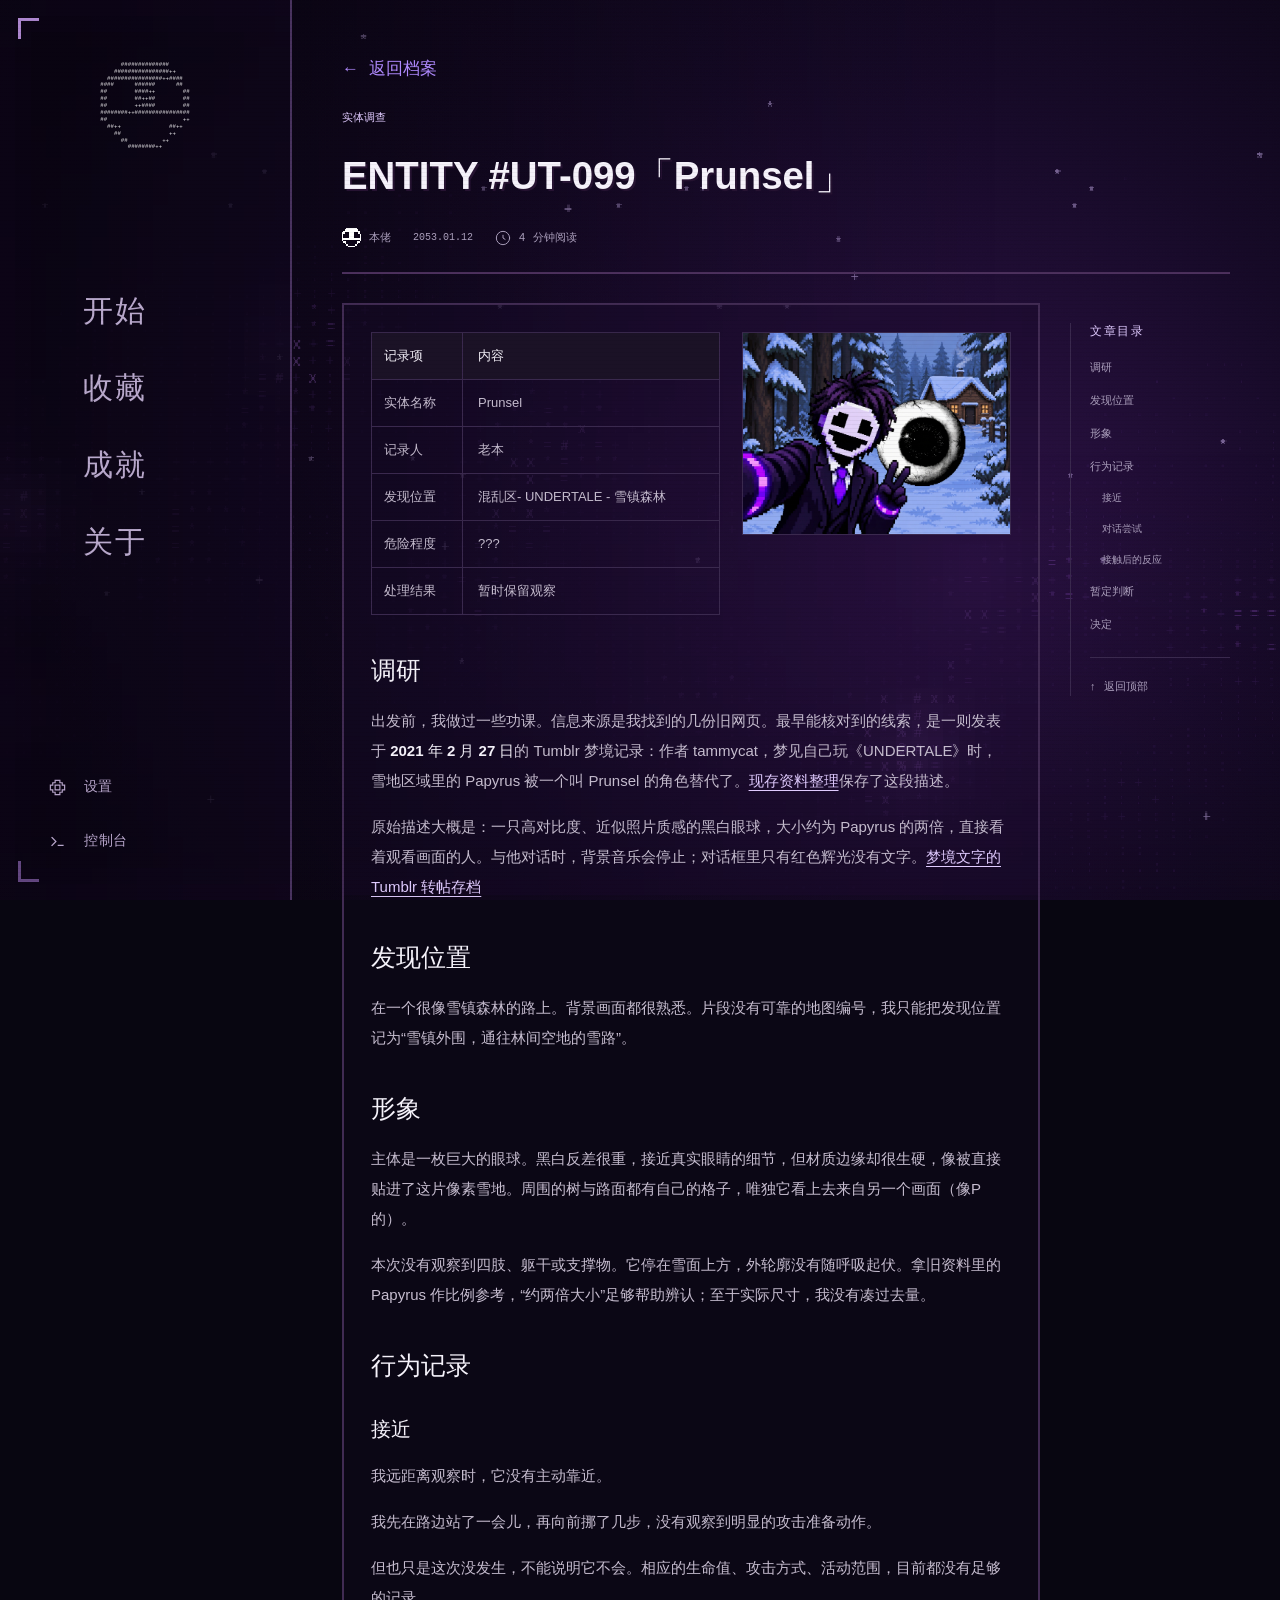
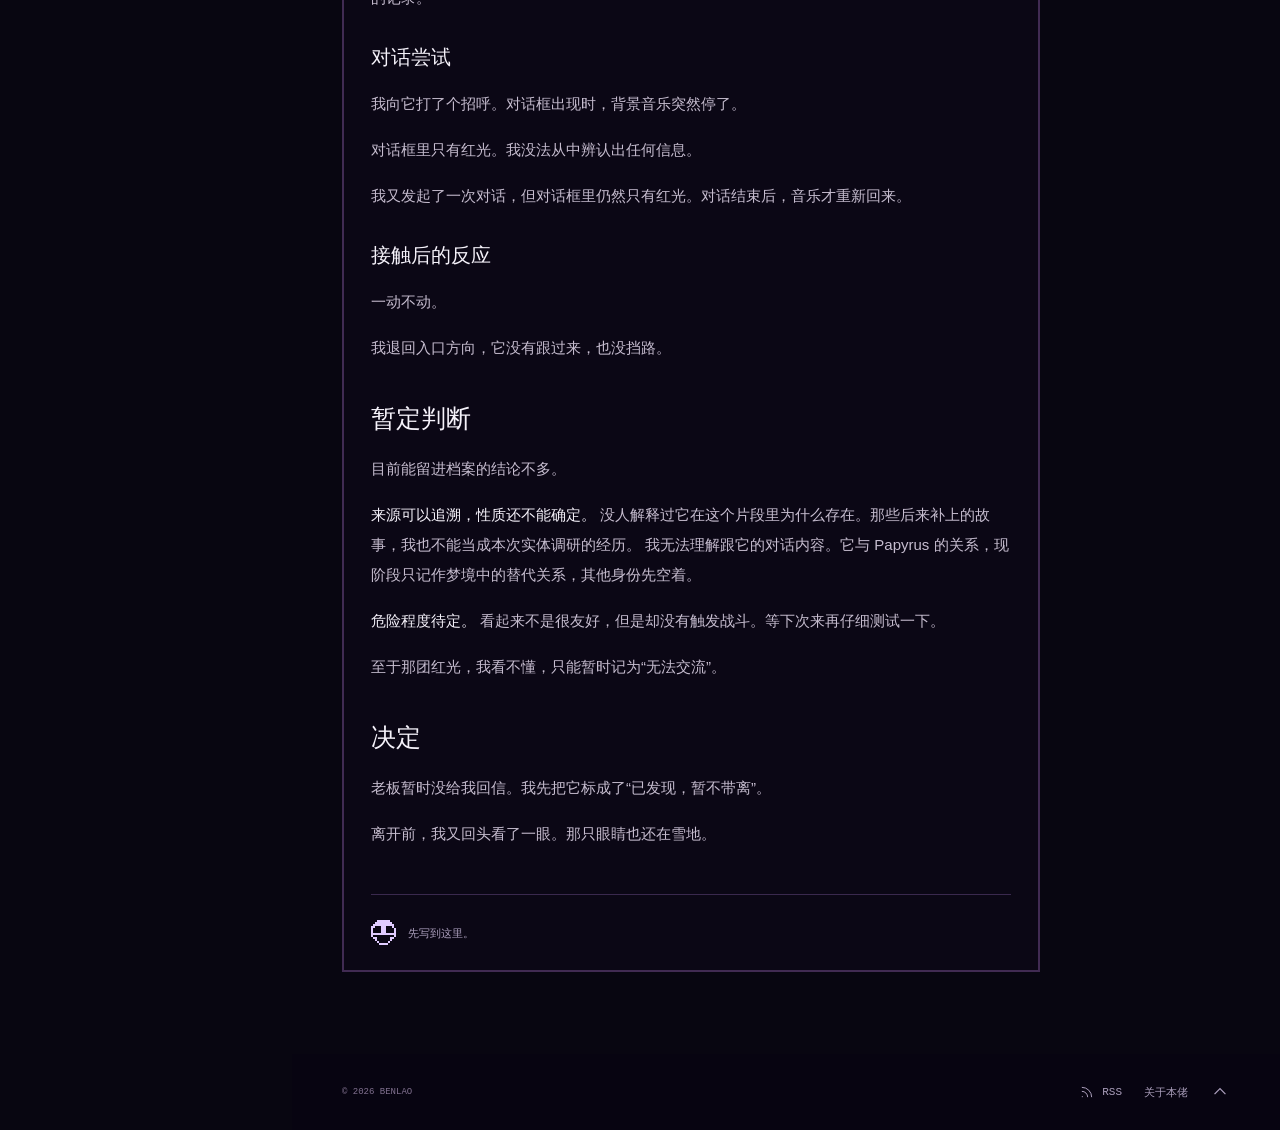
<file: posts/prunsel-field-report/index.html>
<!DOCTYPE html><html lang="zh-CN" data-motion="full" data-language="zh"><head><meta name="astro-view-transitions-enabled" content="true"><meta name="astro-view-transitions-fallback" content="swap"><script type="module" src="/_astro/ClientRouter.astro_astro_type_script_index_0_lang.C2j_ZdXg.js"></script><meta charset="UTF-8"><meta name="viewport" content="width=device-width, initial-scale=1"><meta name="theme-color" content="#09080d"><title>ENTITY #UT-099「Prunsel」 · 本佬</title><meta name="description" content="Papyrus去哪里了？"><meta name="author" content="本佬"><link rel="canonical" href="https://benla0.github.io/posts/prunsel-field-report/"><meta property="og:title" content="ENTITY #UT-099「Prunsel」 · 本佬"><meta property="og:description" content="Papyrus去哪里了？"><meta property="og:type" content="article"><meta property="og:url" content="https://benla0.github.io/posts/prunsel-field-report/"><meta property="og:image" content="https://benla0.github.io/images/social-card.png"><meta name="twitter:card" content="summary_large_image"><meta property="article:published_time" content="2053-01-12T00:00:00.000Z"><link rel="icon" type="image/svg+xml" href="/favicon.svg"><link rel="alternate" type="application/rss+xml" title="本佬 BENLAO" href="/rss.xml"><link rel="sitemap" href="/sitemap-index.xml"><link rel="preload" href="/fonts/benlao-pixel.b07589f7346e.woff2" as="font" type="font/woff2" crossorigin><script>(function(){const pageTitle = "ENTITY #UT-099「Prunsel」 · 本佬";
const englishTitle = "ENTITY #UT-099「Prunsel」 · BENLAO";

      const root = document.documentElement;
      root.dataset.js = 'true';
      root.dataset.initialLoad ||= 'loading';
      try {
        const choice = localStorage.getItem('benlao-motion');
        root.dataset.motion = choice === 'reduced' || (!choice && matchMedia('(prefers-reduced-motion: reduce)').matches) ? 'reduced' : 'full';
        root.dataset.language = localStorage.getItem('benlao-language') === 'en' ? 'en' : 'zh';
        const quality = localStorage.getItem('benlao-quality');
        root.dataset.quality = quality === 'high' || quality === 'low' ? quality : 'auto';
      } catch { root.dataset.motion = matchMedia('(prefers-reduced-motion: reduce)').matches ? 'reduced' : 'full'; }
      root.lang = root.dataset.language === 'en' ? 'en' : 'zh-CN';
      document.title = root.dataset.language === 'en' ? englishTitle : pageTitle;
    })();</script><link rel="stylesheet" href="/_astro/BaseLayout.BYTqUSwI.css"></head><body id="top" data-title-zh="ENTITY #UT-099「Prunsel」 · 本佬" data-title-en="ENTITY #UT-099「Prunsel」 · BENLAO" data-blog-api="https://blog-api.benlao.top" data-turnstile-key data-friendlink-verification-provider="self-hosted"><div class="void-loader" data-void-loader role="status" aria-label="正在加载网站" data-aria-en="Loading website" aria-live="polite" data-no-text-decode><pre class="void-loader-fallback" aria-hidden="true">        :|:        
       &lt;#|#&gt;       
      /##|##\      
       &lt;#|#&gt;       
        :|:        </pre><canvas data-void-canvas aria-hidden="true"></canvas><div class="void-loader-status"><p><span data-ui-text><span data-language-text="zh">正在穿过虚空</span><span data-language-text="en" lang="en">CROSSING THE VOID</span></span> <span data-void-percent aria-hidden="true">0%</span></p><span class="void-loader-meter" aria-hidden="true"><i></i></span><button type="button" class="void-loader-skip" data-void-skip hidden><span data-ui-text><span data-language-text="zh">直接进入网站</span><span data-language-text="en" lang="en">ENTER WEBSITE</span></span></button></div></div><script>
  // A failed loader module must never leave the document covered forever.
  window.setTimeout(() => {
    const loader = document.querySelector('[data-void-loader]');
    if (loader && !loader.hasAttribute('data-loader-mounted')) {
      document.documentElement.dataset.initialLoad = 'complete';
      loader.remove();
    }
  }, 15000);
</script><script type="module" src="/_astro/VoidLoader.astro_astro_type_script_index_0_lang.DA_737BB.js"></script><div class="game-background" data-game-background data-background-state="static" aria-hidden="true"><svg class="nebula-fallback" viewBox="0 0 1024 640" preserveAspectRatio="xMidYMid slice"><defs><radialGradient id="nebula-ink" gradientUnits="userSpaceOnUse" cx="604.16" cy="345.6" r="665.6" fx="747.52" fy="403.2"><stop stop-color="#2d1246"></stop><stop offset=".5" stop-color="#160a27"></stop><stop offset="1" stop-color="#07040e"></stop></radialGradient></defs><path fill="url(#nebula-ink)" d="M0 0h1024v640H0z"></path><g font-family="Consolas,monospace" font-size="10" dominant-baseline="text-before-edge"><text x="972.3 312.5 13.0 13.2 601.4 205.8 949.8 241.9 805.9 398.0 542.0 554.0 830.0 86.0 218.0 458.0 494.0 818.0 649.9 661.7 409.4 565.4 613.4 529.0 252.8 336.8 923.5 275.3 347.3 671.3 383.0 815.0 154.8 1018.8 370.3 550.2 838.2 238.1 130.0 382.1 1006.7 203.7 911.9 348.2" y="12 24 48 60 72 108 108 120 120 132 132 132 132 144 144 144 144 144 168 192 216 216 216 240 252 252 312 324 324 324 336 336 348 348 384 396 396 408 420 468 516 564 576 588" fill="#dac0ff" opacity="0.625">***+***********+***+*****+********+**+**+++*</text><text x="853.9 338.0 374.0 302.0 314.0 338.0 374.0 302.0 314.0 326.0 338.0 362.0 181.9 265.9 277.9 289.9 349.9 373.9 133.9 181.9 193.9 205.9 253.9 301.9 109.7 157.7 241.7 277.7 349.7 121.6 205.6 229.6 253.6 361.6 97.4 169.4 349.4 361.4 97.2 1021.2 193.0 349.0 445.0 457.0 493.0 709.0 997.0 1009.0 72.8 96.8 384.8 396.8 408.8 432.8 456.8 516.8 912.8 924.8 936.8 1020.8 72.6 156.6 180.6 504.6 516.6 936.6 984.6 84.3 156.3 180.3 192.3 384.3 540.3 852.3 924.3 948.3 336.0 384.0 516.0 540.0 840.0 912.0 960.0 23.8 35.8 347.8 527.8 539.8 575.8 599.8 611.8 719.8 935.8 -0.5 323.5 359.5 587.5 839.5 935.5 299.3 551.3 647.3 791.3 803.3 863.3 911.3 923.3 155.0 263.0 515.0 623.0 647.0 803.0 827.0 875.0 887.0 947.0 250.8 358.8 514.8 646.8 658.8 754.8 922.8 994.8 286.6 358.6 514.6 526.6 646.6 898.6 994.6 286.4 490.4 658.4 718.4 730.4 946.4 958.4 982.4 298.3 478.3 646.3 670.3 718.3 922.3 934.3 994.3 310.2 574.2 682.2 898.2 298.1 538.1 574.1 586.1 598.1 622.1 634.1 682.1 874.1 886.1 262.0 562.0 610.0 670.0 694.0 850.0 874.0 1018.0 70.0 82.0 250.0 286.0 538.0 586.0 598.0 682.0 82.0 94.0 214.0 226.0 286.0 310.0 586.0 634.0 670.0 70.1 130.1 310.1 622.1 634.1 646.1 826.1 850.1 874.1 1018.1 70.1 106.1 118.1 298.1 802.1 838.1 70.2 82.2 106.2 322.2 406.2 478.2 994.2 58.4 70.4 118.4 322.4 334.4 454.4 874.4 46.5 70.5 82.5 94.5 130.5 478.5 778.5 874.5 82.7 94.7 502.7 886.7 10.9 94.9 118.9 490.9 586.9 826.9 850.9 958.9 23.2 47.2 107.2 503.2 515.2 599.2 803.2 815.2 827.2 863.2 59.4 95.4 539.4 539.7 551.7 563.7 755.7 791.7 815.7 923.7 755.9 803.9 744.2 804.2 720.4 780.4 804.4 696.7 792.7 852.7 648.9 660.9 864.9 601.1 649.1 661.1 805.1 817.1 841.1 853.1" y="120 132 132 144 144 144 144 156 156 156 156 156 168 168 168 168 168 168 180 180 180 180 180 180 192 192 192 192 192 204 204 204 204 204 216 216 216 216 228 228 240 240 240 240 240 240 240 240 252 252 252 252 252 252 252 252 252 252 252 252 264 264 264 264 264 264 264 276 276 276 276 276 276 276 276 276 288 288 288 288 288 288 288 300 300 300 300 300 300 300 300 300 300 312 312 312 312 312 312 324 324 324 324 324 324 324 324 336 336 336 336 336 336 336 336 336 336 348 348 348 348 348 348 348 348 360 360 360 360 360 360 360 372 372 372 372 372 372 372 372 384 384 384 384 384 384 384 384 396 396 396 396 408 408 408 408 408 408 408 408 408 408 420 420 420 420 420 420 420 420 432 432 432 432 432 432 432 432 444 444 444 444 444 444 444 444 444 456 456 456 456 456 456 456 456 456 456 468 468 468 468 468 468 480 480 480 480 480 480 480 492 492 492 492 492 492 492 504 504 504 504 504 504 504 504 516 516 516 516 528 528 528 528 528 528 528 528 540 540 540 540 540 540 540 540 540 540 552 552 552 564 564 564 564 564 564 564 576 576 588 588 600 600 600 612 612 612 624 624 624 636 636 636 636 636 636 636" fill="#4e2b75" opacity="0.1875">.....................................................................................................................................................................................................................................................................................</text><text x="350.0 350.0 301.9 313.9 325.9 145.9 265.9 277.9 313.9 325.9 337.9 133.7 145.7 169.7 181.7 253.7 265.7 289.7 301.7 313.7 325.7 337.7 133.6 145.6 157.6 169.6 181.6 193.6 217.6 241.6 301.6 325.6 337.6 349.6 121.4 181.4 193.4 205.4 229.4 241.4 253.4 265.4 325.4 85.2 109.2 145.2 157.2 181.2 193.2 205.2 217.2 253.2 349.2 97.0 109.0 121.0 133.0 145.0 157.0 169.0 181.0 205.0 229.0 313.0 361.0 1021.0 108.8 120.8 132.8 144.8 156.8 168.8 180.8 192.8 204.8 228.8 348.8 372.8 420.8 444.8 468.8 480.8 504.8 984.8 996.8 1008.8 84.6 96.6 144.6 168.6 192.6 204.6 348.6 360.6 372.6 384.6 396.6 408.6 420.6 468.6 492.6 876.6 996.6 1008.6 72.3 96.3 120.3 132.3 144.3 168.3 204.3 336.3 348.3 372.3 396.3 492.3 504.3 516.3 528.3 888.3 912.3 972.3 984.3 996.3 48.0 60.0 72.0 108.0 120.0 132.0 144.0 156.0 168.0 180.0 192.0 204.0 216.0 324.0 348.0 360.0 372.0 396.0 408.0 504.0 864.0 876.0 900.0 972.0 984.0 47.8 83.8 95.8 119.8 131.8 143.8 155.8 167.8 179.8 191.8 203.8 311.8 323.8 335.8 359.8 371.8 383.8 491.8 851.8 863.8 875.8 887.8 947.8 959.8 971.8 1019.8 23.5 35.5 59.5 83.5 119.5 143.5 155.5 167.5 179.5 203.5 275.5 287.5 299.5 371.5 383.5 527.5 539.5 551.5 575.5 599.5 611.5 623.5 863.5 875.5 959.5 971.5 983.5 -0.7 11.3 23.3 155.3 239.3 251.3 263.3 287.3 371.3 503.3 515.3 527.3 539.3 563.3 575.3 587.3 599.3 611.3 623.3 827.3 839.3 851.3 875.3 887.3 947.3 959.3 971.3 983.3 995.3 11.0 131.0 143.0 191.0 203.0 239.0 251.0 371.0 503.0 527.0 539.0 551.0 575.0 611.0 635.0 779.0 791.0 839.0 851.0 863.0 959.0 971.0 983.0 1007.0 130.8 214.8 226.8 370.8 502.8 526.8 538.8 586.8 598.8 610.8 634.8 778.8 790.8 802.8 826.8 838.8 850.8 862.8 946.8 958.8 970.8 982.8 1006.8 130.6 142.6 166.6 250.6 262.6 274.6 490.6 502.6 538.6 610.6 622.6 634.6 742.6 754.6 778.6 790.6 802.6 826.6 838.6 850.6 862.6 874.6 958.6 970.6 1006.6 1018.6 -1.6 106.4 154.4 202.4 250.4 262.4 274.4 346.4 358.4 370.4 466.4 502.4 514.4 526.4 622.4 634.4 646.4 670.4 742.4 754.4 826.4 850.4 862.4 874.4 898.4 922.4 934.4 970.4 1018.4 -1.7 94.3 118.3 142.3 250.3 262.3 274.3 286.3 334.3 346.3 358.3 454.3 502.3 514.3 526.3 538.3 550.3 574.3 586.3 598.3 610.3 622.3 634.3 658.3 730.3 742.3 838.3 850.3 874.3 886.3 898.3 910.3 946.3 958.3 970.3 1006.3 1018.3 106.2 118.2 130.2 154.2 238.2 250.2 262.2 274.2 334.2 466.2 478.2 490.2 502.2 514.2 526.2 538.2 562.2 586.2 598.2 610.2 622.2 634.2 646.2 658.2 706.2 718.2 730.2 742.2 862.2 874.2 886.2 910.2 922.2 958.2 970.2 1006.2 1018.2 82.1 94.1 106.1 118.1 226.1 250.1 322.1 334.1 442.1 454.1 466.1 478.1 490.1 502.1 514.1 526.1 550.1 562.1 610.1 646.1 694.1 706.1 838.1 850.1 862.1 922.1 970.1 982.1 994.1 1018.1 58.0 70.0 82.0 94.0 106.0 118.0 142.0 166.0 190.0 202.0 226.0 238.0 250.0 322.0 430.0 442.0 454.0 466.0 490.0 514.0 526.0 538.0 550.0 634.0 682.0 706.0 838.0 862.0 886.0 1006.0 106.0 118.0 130.0 142.0 154.0 166.0 178.0 190.0 214.0 226.0 238.0 298.0 322.0 334.0 442.0 454.0 466.0 478.0 490.0 502.0 514.0 526.0 550.0 574.0 622.0 634.0 646.0 658.0 694.0 706.0 718.0 826.0 838.0 850.0 862.0 874.0 898.0 46.0 58.0 70.0 118.0 130.0 142.0 166.0 178.0 298.0 322.0 382.0 418.0 442.0 466.0 478.0 490.0 514.0 538.0 562.0 574.0 622.0 658.0 682.0 694.0 802.0 814.0 838.0 850.0 862.0 874.0 922.0 970.0 994.0 1006.0 1018.0 46.1 58.1 94.1 106.1 322.1 406.1 418.1 430.1 442.1 454.1 466.1 478.1 490.1 514.1 550.1 574.1 586.1 598.1 610.1 658.1 670.1 682.1 694.1 790.1 802.1 814.1 838.1 862.1 898.1 982.1 1006.1 34.1 46.1 322.1 334.1 358.1 370.1 394.1 406.1 418.1 430.1 442.1 454.1 466.1 478.1 502.1 514.1 550.1 610.1 622.1 634.1 646.1 658.1 670.1 814.1 826.1 850.1 874.1 886.1 898.1 922.1 934.1 958.1 982.1 994.1 1006.1 34.2 46.2 58.2 94.2 334.2 346.2 358.2 370.2 382.2 394.2 418.2 454.2 490.2 502.2 586.2 598.2 610.2 622.2 634.2 646.2 754.2 790.2 802.2 886.2 910.2 958.2 970.2 982.2 22.4 34.4 82.4 94.4 106.4 358.4 370.4 466.4 478.4 502.4 526.4 574.4 598.4 622.4 634.4 790.4 886.4 910.4 922.4 946.4 958.4 970.4 994.4 22.5 34.5 106.5 490.5 502.5 586.5 610.5 622.5 790.5 922.5 934.5 946.5 958.5 10.7 34.7 70.7 106.7 118.7 490.7 514.7 562.7 586.7 598.7 610.7 622.7 634.7 766.7 778.7 790.7 898.7 910.7 922.7 934.7 946.7 958.7 34.9 58.9 70.9 82.9 514.9 526.9 538.9 550.9 562.9 574.9 598.9 610.9 622.9 634.9 778.9 862.9 874.9 886.9 898.9 910.9 922.9 934.9 -0.8 527.2 539.2 551.2 563.2 575.2 587.2 611.2 635.2 755.2 767.2 779.2 839.2 851.2 875.2 887.2 899.2 911.2 923.2 935.2 527.4 599.4 611.4 767.4 779.4 803.4 815.4 827.4 839.4 875.4 899.4 923.4 611.7 623.7 647.7 731.7 743.7 767.7 803.7 827.7 887.7 899.7 911.7 659.9 707.9 731.9 743.9 767.9 791.9 815.9 875.9 899.9 923.9 624.2 636.2 660.2 672.2 696.2 708.2 720.2 732.2 792.2 852.2 876.2 900.2 912.2 612.4 624.4 636.4 648.4 660.4 672.4 684.4 816.4 840.4 876.4 888.4 900.4 612.7 624.7 636.7 648.7 660.7 684.7 804.7 816.7 828.7 840.7 864.7 876.7 888.7 612.9 624.9 636.9 804.9 816.9 828.9 840.9 852.9 876.9 888.9 637.1" y="144 156 168 168 168 180 180 180 180 180 180 192 192 192 192 192 192 192 192 192 192 192 204 204 204 204 204 204 204 204 204 204 204 204 216 216 216 216 216 216 216 216 216 228 228 228 228 228 228 228 228 228 228 240 240 240 240 240 240 240 240 240 240 240 240 240 252 252 252 252 252 252 252 252 252 252 252 252 252 252 252 252 252 252 252 252 264 264 264 264 264 264 264 264 264 264 264 264 264 264 264 264 264 264 276 276 276 276 276 276 276 276 276 276 276 276 276 276 276 276 276 276 276 276 288 288 288 288 288 288 288 288 288 288 288 288 288 288 288 288 288 288 288 288 288 288 288 288 288 300 300 300 300 300 300 300 300 300 300 300 300 300 300 300 300 300 300 300 300 300 300 300 300 300 300 312 312 312 312 312 312 312 312 312 312 312 312 312 312 312 312 312 312 312 312 312 312 312 312 312 312 312 324 324 324 324 324 324 324 324 324 324 324 324 324 324 324 324 324 324 324 324 324 324 324 324 324 324 324 324 324 336 336 336 336 336 336 336 336 336 336 336 336 336 336 336 336 336 336 336 336 336 336 336 336 348 348 348 348 348 348 348 348 348 348 348 348 348 348 348 348 348 348 348 348 348 348 348 360 360 360 360 360 360 360 360 360 360 360 360 360 360 360 360 360 360 360 360 360 360 360 360 360 360 372 372 372 372 372 372 372 372 372 372 372 372 372 372 372 372 372 372 372 372 372 372 372 372 372 372 372 372 372 384 384 384 384 384 384 384 384 384 384 384 384 384 384 384 384 384 384 384 384 384 384 384 384 384 384 384 384 384 384 384 384 384 384 384 384 384 396 396 396 396 396 396 396 396 396 396 396 396 396 396 396 396 396 396 396 396 396 396 396 396 396 396 396 396 396 396 396 396 396 396 396 396 396 408 408 408 408 408 408 408 408 408 408 408 408 408 408 408 408 408 408 408 408 408 408 408 408 408 408 408 408 408 408 420 420 420 420 420 420 420 420 420 420 420 420 420 420 420 420 420 420 420 420 420 420 420 420 420 420 420 420 420 420 432 432 432 432 432 432 432 432 432 432 432 432 432 432 432 432 432 432 432 432 432 432 432 432 432 432 432 432 432 432 432 432 432 432 432 432 432 444 444 444 444 444 444 444 444 444 444 444 444 444 444 444 444 444 444 444 444 444 444 444 444 444 444 444 444 444 444 444 444 444 444 444 456 456 456 456 456 456 456 456 456 456 456 456 456 456 456 456 456 456 456 456 456 456 456 456 456 456 456 456 456 456 456 468 468 468 468 468 468 468 468 468 468 468 468 468 468 468 468 468 468 468 468 468 468 468 468 468 468 468 468 468 468 468 468 468 468 468 480 480 480 480 480 480 480 480 480 480 480 480 480 480 480 480 480 480 480 480 480 480 480 480 480 480 480 480 492 492 492 492 492 492 492 492 492 492 492 492 492 492 492 492 492 492 492 492 492 492 492 504 504 504 504 504 504 504 504 504 504 504 504 504 516 516 516 516 516 516 516 516 516 516 516 516 516 516 516 516 516 516 516 516 516 516 528 528 528 528 528 528 528 528 528 528 528 528 528 528 528 528 528 528 528 528 528 528 540 540 540 540 540 540 540 540 540 540 540 540 540 540 540 540 540 540 540 540 552 552 552 552 552 552 552 552 552 552 552 552 564 564 564 564 564 564 564 564 564 564 564 576 576 576 576 576 576 576 576 576 576 588 588 588 588 588 588 588 588 588 588 588 588 588 600 600 600 600 600 600 600 600 600 600 600 600 612 612 612 612 612 612 612 612 612 612 612 612 612 624 624 624 624 624 624 624 624 624 624 636" fill="#4e2b75" opacity="0.25">...:...:::...:...:.:::..::.:..::::.::..::::.::...:.::..:::...:::..::::::..:::..:::......:.:::....::::..:...::.....:.::.....:..:::::...:::.:....:....::..::.:::.:.:..:::......::.:::::..:::::.::........:....:::::..:::.::..........::.:::::::::....::......::::.:.::..::.:.::.:::..::.:.:...::.....::.::.:......:.::.:..:::::.::....:::......:::..:..:..:..::..::.::.::::.....:...::::.:..::....:.::..:.:...:::.::::::..::.:.:.:::..........::...::.:.........::..::::...::...:..::.:::::.:....::..:...:.:.....:::::...:::........::....::.:..:::...:.:::......:.::..:::.:...:...::.....:.:::..::::.....:::.::.:.....:.:::.:........:.....::::.:::..:.::::........:::..:..:.:...:..:.::..::.::.....:::.::.:..::.:......:.:.:::.:::.:.::..::.::...::...:..:.:....:...::::..::::...:..:::...::..::...:...:::........:.......:....:..:........:...</text><text x="265.6 277.6 313.6 133.4 145.4 157.4 289.4 301.4 313.4 337.4 121.2 133.2 169.2 229.2 241.2 301.2 337.2 217.0 241.0 253.0 337.0 216.8 312.8 108.6 120.6 132.6 216.6 288.6 312.6 336.6 432.6 444.6 456.6 480.6 1020.6 108.3 252.3 288.3 300.3 312.3 408.3 420.3 444.3 456.3 1008.3 1020.3 84.0 96.0 252.0 288.0 300.0 312.0 432.0 996.0 59.8 71.8 107.8 239.8 251.8 275.8 299.8 395.8 419.8 431.8 479.8 503.8 515.8 983.8 1007.8 47.5 95.5 131.5 191.5 215.5 239.5 251.5 263.5 407.5 419.5 467.5 503.5 515.5 35.3 71.3 107.3 119.3 131.3 167.3 179.3 191.3 215.3 383.3 1019.3 -1.0 23.0 47.0 59.0 95.0 107.0 119.0 167.0 179.0 215.0 227.0 407.0 563.0 587.0 599.0 995.0 1019.0 -1.2 58.8 106.8 118.8 142.8 166.8 238.8 382.8 394.8 466.8 550.8 562.8 574.8 622.8 814.8 -1.4 94.6 118.6 154.6 238.6 370.6 382.6 394.6 454.6 466.6 478.6 550.6 586.6 598.6 766.6 814.6 118.4 130.4 142.4 166.4 226.4 238.4 382.4 430.4 454.4 478.4 538.4 550.4 562.4 586.4 598.4 610.4 766.4 778.4 790.4 802.4 838.4 70.3 106.3 130.3 154.3 166.3 202.3 214.3 238.3 382.3 406.3 418.3 466.3 562.3 778.3 790.3 814.3 826.3 -1.8 94.2 178.2 358.2 382.2 430.2 442.2 454.2 778.2 826.2 850.2 934.2 946.2 982.2 994.2 34.1 70.1 130.1 142.1 166.1 190.1 214.1 346.1 430.1 718.1 766.1 802.1 826.1 898.1 910.1 934.1 946.1 958.1 1006.1 10.0 154.0 178.0 214.0 334.0 346.0 358.0 382.0 394.0 718.0 742.0 754.0 778.0 898.0 910.0 922.0 970.0 982.0 994.0 -2.0 34.0 46.0 58.0 358.0 382.0 406.0 430.0 730.0 802.0 814.0 886.0 922.0 970.0 994.0 1006.0 1018.0 22.0 34.0 334.0 370.0 430.0 502.0 526.0 550.0 706.0 790.0 826.0 886.0 898.0 946.0 958.0 982.0 34.1 334.1 346.1 358.1 382.1 502.1 526.1 562.1 706.1 718.1 730.1 766.1 778.1 886.1 910.1 922.1 946.1 994.1 -1.9 10.1 22.1 346.1 490.1 526.1 538.1 574.1 586.1 598.1 682.1 706.1 718.1 790.1 910.1 946.1 -1.8 22.2 562.2 658.2 682.2 694.2 718.2 766.2 778.2 898.2 922.2 -1.6 490.4 514.4 610.4 646.4 670.4 766.4 778.4 934.4 10.5 526.5 538.5 550.5 562.5 574.5 598.5 634.5 646.5 670.5 766.5 526.7 538.7 550.7 574.7 646.7 730.7 -1.1 658.9 766.9 623.2 731.2 623.4 683.4 707.4 755.4 851.4 863.4 887.4 911.4 659.7 695.7 719.7 839.7 851.7 863.7 875.7 623.9 635.9 647.9 671.9 719.9 827.9 839.9 863.9 887.9 648.2 684.2 816.2 828.2 840.2 864.2 888.2 828.4 852.4 864.4" y="204 204 204 216 216 216 216 216 216 216 228 228 228 228 228 228 228 240 240 240 240 252 252 264 264 264 264 264 264 264 264 264 264 264 264 276 276 276 276 276 276 276 276 276 276 276 288 288 288 288 288 288 288 288 300 300 300 300 300 300 300 300 300 300 300 300 300 300 300 312 312 312 312 312 312 312 312 312 312 312 312 312 324 324 324 324 324 324 324 324 324 324 324 336 336 336 336 336 336 336 336 336 336 336 336 336 336 336 336 336 348 348 348 348 348 348 348 348 348 348 348 348 348 348 348 360 360 360 360 360 360 360 360 360 360 360 360 360 360 360 360 372 372 372 372 372 372 372 372 372 372 372 372 372 372 372 372 372 372 372 372 372 384 384 384 384 384 384 384 384 384 384 384 384 384 384 384 384 384 396 396 396 396 396 396 396 396 396 396 396 396 396 396 396 408 408 408 408 408 408 408 408 408 408 408 408 408 408 408 408 408 408 408 420 420 420 420 420 420 420 420 420 420 420 420 420 420 420 420 420 420 420 432 432 432 432 432 432 432 432 432 432 432 432 432 432 432 432 432 444 444 444 444 444 444 444 444 444 444 444 444 444 444 444 444 456 456 456 456 456 456 456 456 456 456 456 456 456 456 456 456 456 456 468 468 468 468 468 468 468 468 468 468 468 468 468 468 468 468 480 480 480 480 480 480 480 480 480 480 480 492 492 492 492 492 492 492 492 492 504 504 504 504 504 504 504 504 504 504 504 516 516 516 516 516 516 528 528 528 540 540 552 552 552 552 552 552 552 552 564 564 564 564 564 564 564 576 576 576 576 576 576 576 576 576 588 588 588 588 588 588 588 600 600 600" fill="#4e2b75" opacity="0.3125">+:::::+++::::::++:++:::::::::::++:+::::::+::+:::++:++::+:++::+:::+::++::::++++:+:::+::::++++::+++::++++++::::::++::::++::+:::+:::++++++:::+:+::+:+++++:::++:+++:+:::++::::+++::::+:+:++::++++:::::++::::::++++:::+:+::+:::++::::::++::::+:+:++:+::::++:::::::::::++:+::::::++:::++::++++++:+:+::+::++:::++:::+:++::+::::+::++::::+::::++++::+:++:+::::+::++::+++:::+:+::::+::::::::::::</text><text x="289.6 265.2 325.2 277.0 301.0 276.8 288.8 228.6 264.6 324.6 216.3 276.3 324.3 468.3 480.3 264.0 468.0 492.0 1008.0 215.8 263.8 287.8 995.8 71.5 107.5 227.5 491.5 995.5 1019.5 95.3 203.3 227.3 395.3 1007.3 395.0 419.0 443.0 491.0 178.8 490.8 46.6 106.6 562.6 574.6 214.4 394.4 574.4 814.4 10.3 82.3 442.3 754.3 766.3 802.3 70.2 82.2 142.2 214.2 226.2 346.2 370.2 394.2 418.2 -1.9 154.1 178.1 202.1 394.1 730.1 370.0 766.0 826.0 946.0 958.0 22.0 418.0 982.0 10.0 346.0 394.0 718.0 730.0 742.0 910.0 370.1 394.1 538.1 754.1 970.1 562.1 694.1 754.1 778.1 970.1 514.2 538.2 550.2 670.2 934.2 946.2 586.4 694.4 742.4 754.4 -1.5 514.5 658.5 730.5 754.5 -1.3 754.7 682.9 742.9 635.4 743.4 635.7 695.9 851.9" y="204 228 228 240 240 252 252 264 264 264 276 276 276 276 276 288 288 288 288 300 300 300 300 312 312 312 312 312 312 324 324 324 324 324 336 336 336 336 348 348 360 360 360 360 372 372 372 372 384 384 384 384 384 384 396 396 396 396 396 396 396 396 396 408 408 408 408 408 408 420 420 420 420 420 432 432 432 444 444 444 444 444 444 444 456 456 456 456 456 468 468 468 468 468 480 480 480 480 480 480 492 492 492 492 504 504 504 504 504 516 516 528 528 552 552 564 576 576" fill="#4e2b75" opacity="0.375">++++++++++++++++++++++++++++++++++++++++++++++++++++++++++++++++++++++++++++++++++++++++++++++++++++++++++++++++++++++</text><text x="277.4 277.2 313.2 240.8 228.3 228.0 420.0 480.0 1020.0 227.8 407.8 455.8 431.5 1007.5 467.3 35.0 71.0 467.0 479.0 22.8 454.8 22.6 58.6 178.6 190.6 214.6 442.6 10.4 82.4 178.4 22.3 190.3 430.3 166.2 754.2 814.2 10.1 22.1 46.1 358.1 370.1 418.1 742.1 754.1 22.0 34.0 418.0 802.0 814.0 10.0 370.0 778.0 910.0 934.0 754.0 766.0 778.0 22.1 742.1 934.1 958.1 10.2 574.2 706.2 730.2 538.4 550.4 562.4 682.5 742.5 682.7 718.7 646.9 730.9 659.2 671.2 647.4 659.4 707.7 683.9" y="216 228 228 252 276 288 288 288 288 300 300 300 312 312 324 336 336 336 336 348 348 360 360 360 360 360 360 372 372 372 384 384 384 396 396 396 408 408 408 408 408 408 408 408 420 420 420 420 420 432 432 432 432 432 444 444 444 456 456 456 456 480 480 480 480 492 492 492 504 504 516 516 528 528 540 540 552 552 564 576" fill="#824ab4" opacity="0.4375">*****=*********=***=**==*****=**=***=*=**===**=*=****===**=*==*******=*****=****</text><text x="289.2 289.0 240.6 300.6 240.3 444.0 443.5 479.5 455.3 455.0 34.6 82.6 70.4 418.4 442.4 34.3 58.3 178.3 394.3 10.2 802.2 382.1 406.1 778.1 -2.0 406.0 394.0 766.0 790.0 946.0 958.0 -1.9 10.1 742.2 718.5 658.7 719.2 671.7" y="228 240 264 264 276 288 312 312 324 336 360 360 372 372 372 384 384 384 384 396 396 408 408 408 420 420 432 432 432 432 432 456 456 480 504 516 540 564" fill="#824ab4" opacity="0.5">======================================</text><text x="265.0 264.8 276.6 467.8 419.3 431.0 418.8 430.8 442.8 70.6 430.6 22.4 46.3 22.2 790.1 742.0 -2.0 682.4 706.4 718.4 670.7 670.9 718.9 683.2 695.4 719.4 683.7" y="240 252 264 300 324 336 348 348 348 360 360 372 384 396 408 432 444 492 492 492 516 528 528 540 552 552 564" fill="#ac6edd" opacity="0.5625">xxxxxxxxxxxx#xxxxx#xxxxxxxx</text><text x="325.0 324.8 264.3 432.3 240.0 276.0 456.0 443.8 395.5 47.3 59.3 83.3 407.3 443.3 479.3 491.3 83.0 10.8 82.8 94.8 190.8 202.8 406.8 478.8 10.6 202.6 226.6 418.6 34.4 58.4 94.4 190.4 406.4 226.3 34.2 46.2 58.2 190.2 202.2 406.2 766.2 790.2 58.1 814.1 46.0 730.0 934.0 346.0 358.0 406.0 934.0 742.1 766.1 526.2 10.4 658.4 742.7 754.9 647.2 743.2 671.4 731.4" y="240 252 276 276 288 288 288 300 312 324 324 324 324 324 324 324 336 348 348 348 348 348 348 348 360 360 360 360 372 372 372 372 372 384 396 396 396 396 396 396 396 396 408 408 420 420 420 432 444 444 444 468 468 480 492 492 516 528 540 540 552 552" fill="#824ab4" opacity="0.375">**************************************************************</text><text x="300.8 431.3 34.8 406.6 46.4 790.0 754.0 730.1 730.4" y="252 324 348 360 372 420 432 468 492" fill="#ac6edd" opacity="0.5">xxxxxxxxx</text><text x="252.6 455.5 46.8 70.8 694.5 706.5 706.7 706.9 707.2" y="264 312 348 348 504 504 516 528 540" fill="#ac6edd" opacity="0.625">#########</text><text x="694.7 694.9 695.2" y="516 528 540" fill="#ac6edd" opacity="0.6875">%@%</text></g></svg><canvas data-nebula-canvas></canvas><div class="site-glitch-overlay" data-glitch-background data-glitch-state="disabled" data-glitch-active="false" aria-hidden="true"><canvas class="site-glitch-canvas" data-glitch-canvas></canvas></div><script type="module" src="/_astro/GlitchBackground.astro_astro_type_script_index_0_lang.DGTf3bj2.js"></script></div><script type="module" src="/_astro/GameBackground.astro_astro_type_script_index_0_lang.B1zMoQFI.js"></script><a class="skip-link" href="#main"><span data-ui-text><span data-language-text="zh">跳到主要内容</span><span data-language-text="en" lang="en">Skip to content</span></span></a><header class="site-header" data-game-menu data-menu-phase="idle"><div class="header-inner"><div class="menu-brand-row"><button type="button" class="brand mask-pet" aria-label="戳一下面具" data-i18n-label="mask.pet" data-mask-pet data-mood="calm" data-anger="0"><span class="ascii-mask-mark brand-ascii" style="--ascii-mask-size:124px" data-ascii-mask data-ascii-mask-state="static" aria-hidden="true"><svg class="ascii-mask-svg" data-ascii-mask-frame viewBox="0 0 216 216" preserveAspectRatio="xMidYMid meet" aria-hidden="true" focusable="false"><text xml:space="preserve" fill="currentColor" font-family="Courier New, monospace" font-size="10"><tspan x="6" y="14">                                  </tspan><tspan x="6" y="26">                                  </tspan><tspan x="6" y="38">          ############++          </tspan><tspan x="6" y="50">        ############++####        </tspan><tspan x="6" y="62">      ############++########      </tspan><tspan x="6" y="74">    ####      ##++##      ##      </tspan><tspan x="6" y="86">    ##        ++####        ##    </tspan><tspan x="6" y="98">    ##        ######        ##    </tspan><tspan x="6" y="110">    ##        ######        ++    </tspan><tspan x="6" y="122">    ####++################++##    </tspan><tspan x="6" y="134">    ##                      ##    </tspan><tspan x="6" y="146">      ####              ####      </tspan><tspan x="6" y="158">        ##              ##        </tspan><tspan x="6" y="170">          ##          ##          </tspan><tspan x="6" y="182">            ####++####            </tspan><tspan x="6" y="194">                                  </tspan><tspan x="6" y="206">                                  </tspan></text></svg></span></button><div class="mobile-actions"><button type="button" class="icon-button settings-trigger mobile-settings" aria-label="打开设置" data-i18n-label="settings.open" aria-controls="settings-dialog"><svg width="20" height="20" viewBox="0 0 24 24" fill="none" stroke="currentColor" stroke-width="1.5" stroke-linecap="square" stroke-linejoin="miter" aria-hidden="true"><path d="M9 3h6v3h3v3h3v6h-3v3h-3v3H9v-3H6v-3H3V9h3V6h3zM9 9h6v6H9z"></path></svg></button><button type="button" class="icon-button mobile-menu-toggle" aria-label="展开导航" data-i18n-label="nav.open" aria-controls="menu-panel" aria-expanded="false"><svg width="20" height="20" viewBox="0 0 24 24" fill="none" stroke="currentColor" stroke-width="1.5" stroke-linecap="square" stroke-linejoin="miter" aria-hidden="true"><path d="M4 7h16M4 12h16M4 17h16"></path></svg></button></div></div><div id="menu-panel" class="menu-panel"><nav id="main-nav" class="main-nav" aria-label="主导航" data-i18n-label="nav.main"><a href="/" aria-label="开始" data-i18n-label="nav.home" data-menu-item><span class="menu-selector" aria-hidden="true">▶</span><span class="menu-label"><span data-ui-text><span data-language-text="zh">开始</span><span data-language-text="en" lang="en">START</span></span></span></a><a href="/posts/" aria-label="档案" data-i18n-label="nav.posts" data-menu-item aria-current="page"><span class="menu-selector" aria-hidden="true">▶</span><span class="menu-label"><span data-ui-text><span data-language-text="zh">档案</span><span data-language-text="en" lang="en">ARCHIVE</span></span></span></a><a href="/works/" aria-label="收藏" data-i18n-label="nav.works" data-menu-item><span class="menu-selector" aria-hidden="true">▶</span><span class="menu-label"><span data-ui-text><span data-language-text="zh">收藏</span><span data-language-text="en" lang="en">COLLECTION</span></span></span></a><a href="/achievements/" aria-label="成就" data-i18n-label="nav.achievements" data-menu-item><span class="menu-selector" aria-hidden="true">▶</span><span class="menu-label"><span data-ui-text><span data-language-text="zh">成就</span><span data-language-text="en" lang="en">ACHIEVEMENTS</span></span></span></a><a href="/about/" aria-label="关于" data-i18n-label="nav.about" data-menu-item><span class="menu-selector" aria-hidden="true">▶</span><span class="menu-label"><span data-ui-text><span data-language-text="zh">关于</span><span data-language-text="en" lang="en">ABOUT</span></span></span></a></nav><div class="menu-bottom"><button type="button" class="settings-trigger menu-utility" aria-label="打开设置" data-i18n-label="settings.open" aria-controls="settings-dialog"><svg width="19" height="19" viewBox="0 0 24 24" fill="none" stroke="currentColor" stroke-width="1.5" stroke-linecap="square" stroke-linejoin="miter" aria-hidden="true"><path d="M9 3h6v3h3v3h3v6h-3v3h-3v3H9v-3H6v-3H3V9h3V6h3zM9 9h6v6H9z"></path></svg><span data-ui-text><span data-language-text="zh">设置</span><span data-language-text="en" lang="en">SETTINGS</span></span></button><button type="button" class="terminal-trigger menu-utility" aria-controls="terminal-dialog" aria-label="打开导航控制台" data-i18n-label="terminal.open"><svg width="19" height="19" viewBox="0 0 24 24" fill="none" stroke="currentColor" stroke-width="1.5" stroke-linecap="square" stroke-linejoin="miter" aria-hidden="true"><path d="m5 7 5 5-5 5m8 0h6"></path></svg><span data-ui-text><span data-language-text="zh">控制台</span><span data-language-text="en" lang="en">CONSOLE</span></span></button></div></div></div></header><button type="button" class="menu-scrim" aria-label="关闭导航" data-i18n-label="nav.dismiss" tabindex="-1" hidden></button><div class="game-screen" data-game-screen data-screen-phase="idle"><main id="main" tabindex="-1" data-page-path="/posts/prunsel-field-report/"><article class="article-container container"><a href="/posts/" class="back-link"><span>←</span><span data-ui-text><span data-language-text="zh">返回档案</span><span data-language-text="en" lang="en">Back to archive</span></span></a><header class="article-heading"><div class="eyebrow"><span class="article-tag"><span data-ui-text><span data-language-text="zh">实体调查</span><span data-language-text="en" lang="en">Entity investigation</span></span></span></div><h1><span data-ui-text><span data-language-text="zh">ENTITY #UT-099「Prunsel」</span><span data-language-text="en" lang="en">ENTITY #UT-099「Prunsel」</span></span></h1><div class="article-meta"><span><svg width="19" height="19" viewBox="0 0 13 13" class="pixel-mask" aria-hidden="true" shape-rendering="crispEdges"><path fill="currentColor" d="M3 0h1v1h-1ZM4 0h1v1h-1ZM5 0h1v1h-1ZM6 0h1v1h-1ZM7 0h1v1h-1ZM8 0h1v1h-1ZM9 0h1v1h-1ZM2 1h1v1h-1ZM3 1h1v1h-1ZM4 1h1v1h-1ZM5 1h1v1h-1ZM6 1h1v1h-1ZM7 1h1v1h-1ZM8 1h1v1h-1ZM9 1h1v1h-1ZM10 1h1v1h-1ZM1 2h1v1h-1ZM2 2h1v1h-1ZM3 2h1v1h-1ZM4 2h1v1h-1ZM5 2h1v1h-1ZM6 2h1v1h-1ZM7 2h1v1h-1ZM8 2h1v1h-1ZM9 2h1v1h-1ZM10 2h1v1h-1ZM11 2h1v1h-1ZM0 3h1v1h-1ZM1 3h1v1h-1ZM5 3h1v1h-1ZM6 3h1v1h-1ZM7 3h1v1h-1ZM11 3h1v1h-1ZM0 4h1v1h-1ZM5 4h1v1h-1ZM6 4h1v1h-1ZM7 4h1v1h-1ZM12 4h1v1h-1ZM0 5h1v1h-1ZM5 5h1v1h-1ZM6 5h1v1h-1ZM7 5h1v1h-1ZM12 5h1v1h-1ZM0 6h1v1h-1ZM5 6h1v1h-1ZM6 6h1v1h-1ZM7 6h1v1h-1ZM12 6h1v1h-1ZM0 7h1v1h-1ZM1 7h1v1h-1ZM2 7h1v1h-1ZM3 7h1v1h-1ZM4 7h1v1h-1ZM5 7h1v1h-1ZM6 7h1v1h-1ZM7 7h1v1h-1ZM8 7h1v1h-1ZM9 7h1v1h-1ZM10 7h1v1h-1ZM11 7h1v1h-1ZM12 7h1v1h-1ZM0 8h1v1h-1ZM12 8h1v1h-1ZM1 9h1v1h-1ZM2 9h1v1h-1ZM10 9h1v1h-1ZM11 9h1v1h-1ZM2 10h1v1h-1ZM10 10h1v1h-1ZM3 11h1v1h-1ZM9 11h1v1h-1ZM4 12h1v1h-1ZM5 12h1v1h-1ZM6 12h1v1h-1ZM7 12h1v1h-1ZM8 12h1v1h-1Z"></path></svg><span data-ui-text><span data-language-text="zh">本佬</span><span data-language-text="en" lang="en">BENLAO</span></span></span><time datetime="2053-01-12T00:00:00.000Z">2053.01.12</time><span><svg width="16" height="16" viewBox="0 0 24 24" fill="none" stroke="currentColor" stroke-width="1.5" stroke-linecap="square" stroke-linejoin="miter" aria-hidden="true"><path d="M12 8v4l3 2M22 12a10 10 0 1 1-20 0 10 10 0 0 1 20 0"></path></svg>4 <span data-ui-text><span data-language-text="zh">分钟阅读</span><span data-language-text="en" lang="en">min read</span></span></span><span class="article-views" data-article-views hidden><span data-ui-text><span data-language-text="zh">阅读</span><span data-language-text="en" lang="en">VIEWS</span></span> <span data-view-value>—</span></span></div></header><div class="article-layout"><div class="prose" lang="zh-CN" data-reading-content data-reading-id="prunsel-field-report"><div class="entity-summary">
<table>
<thead>
<tr>
<th>记录项</th>
<th>内容</th>
</tr>
</thead>
<tbody>
<tr>
<td>实体名称</td>
<td>Prunsel</td>
</tr>
<tr>
<td>记录人</td>
<td>老本</td>
</tr>
<tr>
<td>发现位置</td>
<td>混乱区- UNDERTALE - 雪镇森林</td>
</tr>
<tr>
<td>危险程度</td>
<td>???</td>
</tr>
<tr>
<td>处理结果</td>
<td>暂时保留观察</td>
</tr>
</tbody>
</table>
<figure class="entity-portrait">
  <img src="/images/entities/prunsel-selfie.webp" alt="与Prunsel在雪镇森林中的自拍" width="1448" height="1086" loading="eager" decoding="async" />
</figure>
</div>
<h2 id="调研">调研</h2>
<p>出发前，我做过一些功课。信息来源是我找到的几份旧网页。最早能核对到的线索，是一则发表于 <strong>2021 年 2 月 27 日</strong>的 Tumblr 梦境记录：作者 tammycat，梦见自己玩《UNDERTALE》时，雪地区域里的 Papyrus 被一个叫 Prunsel 的角色替代了。<a href="https://knowyourmeme.com/memes/prunsel">现存资料整理</a>保存了这段描述。</p>
<p>原始描述大概是：一只高对比度、近似照片质感的黑白眼球，大小约为 Papyrus 的两倍，直接看着观看画面的人。与他对话时，背景音乐会停止；对话框里只有红色辉光没有文字。<a href="https://embed.tumblr.com/embed/post/1GOydRSDx1KVrjXIOyxipA/644609019785428992">梦境文字的 Tumblr 转帖存档</a></p>
<h2 id="发现位置">发现位置</h2>
<p>在一个很像雪镇森林的路上。背景画面都很熟悉。片段没有可靠的地图编号，我只能把发现位置记为“雪镇外围，通往林间空地的雪路”。</p>
<h2 id="形象">形象</h2>
<p>主体是一枚巨大的眼球。黑白反差很重，接近真实眼睛的细节，但材质边缘却很生硬，像被直接贴进了这片像素雪地。周围的树与路面都有自己的格子，唯独它看上去来自另一个画面（像P的）。</p>
<p>本次没有观察到四肢、躯干或支撑物。它停在雪面上方，外轮廓没有随呼吸起伏。拿旧资料里的 Papyrus 作比例参考，“约两倍大小”足够帮助辨认；至于实际尺寸，我没有凑过去量。</p>
<h2 id="行为记录">行为记录</h2>
<h3 id="接近">接近</h3>
<p>我远距离观察时，它没有主动靠近。</p>
<p>我先在路边站了一会儿，再向前挪了几步，没有观察到明显的攻击准备动作。</p>
<p>但也只是这次没发生，不能说明它不会。相应的生命值、攻击方式、活动范围，目前都没有足够的记录。</p>
<h3 id="对话尝试">对话尝试</h3>
<p>我向它打了个招呼。对话框出现时，背景音乐突然停了。</p>
<p>对话框里只有红光。我没法从中辨认出任何信息。</p>
<p>我又发起了一次对话，但对话框里仍然只有红光。对话结束后，音乐才重新回来。</p>
<h3 id="接触后的反应">接触后的反应</h3>
<p>一动不动。</p>
<p>我退回入口方向，它没有跟过来，也没挡路。</p>
<h2 id="暂定判断">暂定判断</h2>
<p>目前能留进档案的结论不多。</p>
<p><strong>来源可以追溯，性质还不能确定。</strong> 没人解释过它在这个片段里为什么存在。那些后来补上的故事，我也不能当成本次实体调研的经历。 我无法理解跟它的对话内容。它与 Papyrus 的关系，现阶段只记作梦境中的替代关系，其他身份先空着。</p>
<p><strong>危险程度待定。</strong> 看起来不是很友好，但是却没有触发战斗。等下次来再仔细测试一下。</p>
<p>至于那团红光，我看不懂，只能暂时记为“无法交流”。</p>
<h2 id="决定">决定</h2>
<p>老板暂时没给我回信。我先把它标成了“已发现，暂不带离”。</p>
<p>离开前，我又回头看了一眼。那只眼睛也还在雪地。</p>
<div class="article-end"><svg width="25" height="25" viewBox="0 0 13 13" class="pixel-mask" aria-hidden="true" shape-rendering="crispEdges"><path fill="currentColor" d="M3 0h1v1h-1ZM4 0h1v1h-1ZM5 0h1v1h-1ZM6 0h1v1h-1ZM7 0h1v1h-1ZM8 0h1v1h-1ZM9 0h1v1h-1ZM2 1h1v1h-1ZM3 1h1v1h-1ZM4 1h1v1h-1ZM5 1h1v1h-1ZM6 1h1v1h-1ZM7 1h1v1h-1ZM8 1h1v1h-1ZM9 1h1v1h-1ZM10 1h1v1h-1ZM1 2h1v1h-1ZM2 2h1v1h-1ZM3 2h1v1h-1ZM4 2h1v1h-1ZM5 2h1v1h-1ZM6 2h1v1h-1ZM7 2h1v1h-1ZM8 2h1v1h-1ZM9 2h1v1h-1ZM10 2h1v1h-1ZM11 2h1v1h-1ZM0 3h1v1h-1ZM1 3h1v1h-1ZM5 3h1v1h-1ZM6 3h1v1h-1ZM7 3h1v1h-1ZM11 3h1v1h-1ZM0 4h1v1h-1ZM5 4h1v1h-1ZM6 4h1v1h-1ZM7 4h1v1h-1ZM12 4h1v1h-1ZM0 5h1v1h-1ZM5 5h1v1h-1ZM6 5h1v1h-1ZM7 5h1v1h-1ZM12 5h1v1h-1ZM0 6h1v1h-1ZM5 6h1v1h-1ZM6 6h1v1h-1ZM7 6h1v1h-1ZM12 6h1v1h-1ZM0 7h1v1h-1ZM1 7h1v1h-1ZM2 7h1v1h-1ZM3 7h1v1h-1ZM4 7h1v1h-1ZM5 7h1v1h-1ZM6 7h1v1h-1ZM7 7h1v1h-1ZM8 7h1v1h-1ZM9 7h1v1h-1ZM10 7h1v1h-1ZM11 7h1v1h-1ZM12 7h1v1h-1ZM0 8h1v1h-1ZM12 8h1v1h-1ZM1 9h1v1h-1ZM2 9h1v1h-1ZM10 9h1v1h-1ZM11 9h1v1h-1ZM2 10h1v1h-1ZM10 10h1v1h-1ZM3 11h1v1h-1ZM9 11h1v1h-1ZM4 12h1v1h-1ZM5 12h1v1h-1ZM6 12h1v1h-1ZM7 12h1v1h-1ZM8 12h1v1h-1Z"></path></svg><span data-ui-text><span data-language-text="zh">先写到这里。</span><span data-language-text="en" lang="en">End of entry.</span></span></div></div><aside class="article-toc"><p><span data-ui-text><span data-language-text="zh">文章目录</span><span data-language-text="en" lang="en">Article contents</span></span></p><nav aria-label="文章目录" data-i18n-label="article.toc"><a href="#调研">调研</a><a href="#发现位置">发现位置</a><a href="#形象">形象</a><a href="#行为记录">行为记录</a><a class="toc-sub" href="#接近">接近</a><a class="toc-sub" href="#对话尝试">对话尝试</a><a class="toc-sub" href="#接触后的反应">接触后的反应</a><a href="#暂定判断">暂定判断</a><a href="#决定">决定</a></nav><a class="toc-back" href="#top">↑ <span data-ui-text><span data-language-text="zh">返回顶部</span><span data-language-text="en" lang="en">Back to top</span></span></a></aside></div></article></main><footer class="site-footer"><div class="footer-row container"><div class="footer-information"><span class="footer-copyright">© 2026 BENLAO</span></div><div class="footer-links"><a href="/rss.xml"><svg width="16" height="16" viewBox="0 0 24 24" fill="none" stroke="currentColor" stroke-width="1.5" stroke-linecap="square" stroke-linejoin="miter" aria-hidden="true"><path d="M5 11a8 8 0 0 1 8 8M5 5a14 14 0 0 1 14 14M5 19h.01"></path></svg>RSS</a><a href="/about/" data-signal-light-only><span data-ui-text><span data-language-text="zh">关于本佬</span><span data-language-text="en" lang="en">About Benlao</span></span></a><a href="#top" aria-label="返回顶部" data-i18n-label="footer.top"><svg width="20" height="20" viewBox="0 0 24 24" fill="none" stroke="currentColor" stroke-width="1.5" stroke-linecap="square" stroke-linejoin="miter" aria-hidden="true"><path d="m6 14 6-6 6 6"></path></svg></a></div></div></footer></div><div class="screen-texture" aria-hidden="true"></div><dialog id="terminal-dialog" class="terminal-dialog" aria-labelledby="terminal-title" data-no-text-decode><div class="terminal-titlebar"><span id="terminal-title" class="mono">&gt;_ GUEST SHELL</span><code class="terminal-path" data-terminal-location>~/</code><button type="button" class="icon-button terminal-close" aria-label="关闭控制台" data-i18n-label="terminal.close"><svg width="18" height="18" viewBox="0 0 24 24" fill="none" stroke="currentColor" stroke-width="1.5" stroke-linecap="square" stroke-linejoin="miter" aria-hidden="true"><path d="m6 6 12 12M18 6 6 18"></path></svg></button></div><div class="terminal-screen" data-terminal-screen><div id="terminal-output" class="terminal-output" role="log" aria-live="polite" aria-relevant="additions"><p><span data-ui-text><span data-language-text="zh">输入 help 查看可用命令。</span><span data-language-text="en" lang="en">Type help to see available commands.</span></span></p></div><div class="terminal-input-area"><form id="terminal-form" class="terminal-form"><label for="terminal-input" class="mono">guest@benlao:~$</label><input id="terminal-input" name="command" autocomplete="off" autocapitalize="off" spellcheck="false" enterkeyhint="go" maxlength="160" role="combobox" aria-autocomplete="list" aria-expanded="false" aria-controls="terminal-suggestions" aria-describedby="terminal-keyboard-hint" aria-label="导航命令" data-i18n-label="terminal.input"></form><div id="terminal-suggestions" class="terminal-suggestions" role="listbox" aria-label="命令补全" data-aria-en="Command suggestions" hidden></div></div></div><p id="terminal-keyboard-hint" class="terminal-keyboard-hint"><span data-ui-text><span data-language-text="zh">↑ ↓ 历史 / 选择 · Tab 补全 · 右键粘贴 · Ctrl+L 清屏 · Esc 关闭</span><span data-language-text="en" lang="en">↑ ↓ history / select · Tab complete · Right-click paste · Ctrl+L clear · Esc close</span></span></p><script id="terminal-index" type="application/json">[{"id":"lele-field-report","title":["ENTITY #BR-000「乐乐」","ENTITY #BR-000 [LeLe]"],"description":["转角跳出来一个脊背龙形态的橘猫实体","A ginger cat Entity"],"href":"/posts/lele-field-report/","kind":"archive","tags":["实体调查"]},{"id":"prunsel-field-report","title":["ENTITY #UT-099「Prunsel」","ENTITY #UT-099「Prunsel」"],"description":["Papyrus去哪里了？","An eye standing out in the snow."],"href":"/posts/prunsel-field-report/","kind":"archive","tags":["实体调查"]},{"id":"cocoa-field-report","title":["ENTITY #MC-041「可可」","ENTITY #MC-041 [Cocoa]"],"description":["路过一个刚遭到袭击的村庄。有人把一只狸花猫交给了我。","Passing through a village after a raid, I was entrusted with a tabby cat."],"href":"/posts/cocoa-field-report/","kind":"archive","tags":["实体调查"]},{"id":"cocoa-and-lele","title":["可可 & 乐乐","Cocoa & Lele"],"description":["可可是在 MC 村庄被托付给我的狸花猫，乐乐是在后室吃了我一条鱼、一路跟来的橘猫。现在都由我养着。","Cocoa is a tabby entrusted to me in a Minecraft village. Lele is a ginger cat that ate my fish and followed me out of the Backrooms. Both live with me now."],"href":"/works/cocoa-and-lele/","kind":"collection","tags":["实体","COCOA & LELE"],"demo":false},{"id":"merchant-contact","title":["店主的联系方式","The Shopkeeper’s Contact"],"description":["在以撒家地下结识的商店老板。自从养了猫，我总找他买猫粮。你联系上他，就说是老本介绍的，兴许能打折。","The shopkeeper I met beneath Isaac’s house. Since adopting the cats, I buy their food from him. Say Benlao sent you; he might give you a discount."],"href":"/works/merchant-contact/","kind":"collection","tags":["联络凭证","BASEMENT / 03"],"demo":false}]</script></dialog><dialog id="settings-dialog" class="settings-dialog" aria-labelledby="settings-title"><div class="settings-titlebar"><h2 id="settings-title"><svg width="22" height="22" viewBox="0 0 24 24" fill="none" stroke="currentColor" stroke-width="1.5" stroke-linecap="square" stroke-linejoin="miter" aria-hidden="true"><path d="M9 3h6v3h3v3h3v6h-3v3h-3v3H9v-3H6v-3H3V9h3V6h3zM9 9h6v6H9z"></path></svg><span data-ui-text><span data-language-text="zh">设置</span><span data-language-text="en" lang="en">SETTINGS</span></span></h2><button type="button" class="icon-button settings-close" aria-label="关闭设置" data-i18n-label="settings.close"><svg width="20" height="20" viewBox="0 0 24 24" fill="none" stroke="currentColor" stroke-width="1.5" stroke-linecap="square" stroke-linejoin="miter" aria-hidden="true"><path d="m6 6 12 12M18 6 6 18"></path></svg></button></div><div class="settings-body"><fieldset class="settings-backup"><legend><span data-ui-text><span data-language-text="zh">数据备份</span><span data-language-text="en" lang="en">Data backup</span></span></legend><div class="settings-options"><button type="button" data-backup-action="save"><span data-ui-text><span data-language-text="zh">保存档案</span><span data-language-text="en" lang="en">SAVE ARCHIVE</span></span></button><button type="button" data-backup-action="restore"><span data-ui-text><span data-language-text="zh">恢复档案</span><span data-language-text="en" lang="en">RESTORE ARCHIVE</span></span></button></div><p><span data-ui-text><span data-language-text="zh">将金币、背包、成就和文章已读保存到账号，随时恢复。</span><span data-language-text="en" lang="en">Save coins, inventory, achievements and read articles to your account.</span></span></p><div class="backup-session" data-backup-session hidden><span data-backup-username></span><button type="button" data-backup-switch><span data-ui-text><span data-language-text="zh">切换账号</span><span data-language-text="en" lang="en">SWITCH ACCOUNT</span></span></button></div><p class="archive-feedback" data-backup-status role="status" aria-live="polite"></p></fieldset><fieldset><legend><span data-ui-text><span data-language-text="zh">语言</span><span data-language-text="en" lang="en">LANGUAGE</span></span></legend><div class="settings-options"><button type="button" data-language-option="zh" aria-pressed="true">简体中文</button><button type="button" data-language-option="en" aria-pressed="false">ENGLISH</button></div><p><span data-ui-text><span data-language-text="zh">调整界面语言，文章正文保留原文。</span><span data-language-text="en" lang="en">Change the interface language. Articles keep their original text.</span></span></p></fieldset><fieldset><legend><span data-ui-text><span data-language-text="zh">网页动效</span><span data-language-text="en" lang="en">WEB EFFECTS</span></span></legend><div class="settings-options"><button type="button" data-motion-option="full" aria-pressed="true"><span data-ui-text><span data-language-text="zh">开启</span><span data-language-text="en" lang="en">ON</span></span></button><button type="button" data-motion-option="reduced" aria-pressed="false"><span data-ui-text><span data-language-text="zh">关闭</span><span data-language-text="en" lang="en">OFF</span></span></button></div><p><span data-ui-text><span data-language-text="zh">控制背景、字符动画和界面转场。</span><span data-language-text="en" lang="en">Control the background, ASCII animations and transitions.</span></span></p></fieldset><fieldset><legend><span data-ui-text><span data-language-text="zh">音效</span><span data-language-text="en" lang="en">Sound effects</span></span></legend><div class="settings-options"><button type="button" data-sound-option="on" aria-pressed="false"><span data-ui-text><span data-language-text="zh">开启</span><span data-language-text="en" lang="en">ON</span></span></button><button type="button" data-sound-option="off" aria-pressed="true"><span data-ui-text><span data-language-text="zh">关闭</span><span data-language-text="en" lang="en">OFF</span></span></button></div><label class="settings-volume" for="sound-volume"><span><span data-ui-text><span data-language-text="zh">音量</span><span data-language-text="en" lang="en">Volume</span></span></span><output for="sound-volume" data-sound-volume-value>35%</output><input id="sound-volume" data-sound-volume type="range" min="0" max="100" step="1" value="35" disabled aria-label="音效音量" data-aria-en="Sound effects volume"></label><p><span data-ui-text><span data-language-text="zh">按钮与游戏的复古音效。</span><span data-language-text="en" lang="en">Retro sounds for buttons and games.</span></span></p></fieldset><fieldset><legend><span data-ui-text><span data-language-text="zh">游戏画质</span><span data-language-text="en" lang="en">Game quality</span></span></legend><div class="settings-options"><button type="button" data-quality-option="auto" aria-pressed="true"><span data-ui-text><span data-language-text="zh">自动</span><span data-language-text="en" lang="en">AUTO</span></span></button><button type="button" data-quality-option="high" aria-pressed="false"><span data-ui-text><span data-language-text="zh">精细</span><span data-language-text="en" lang="en">HIGH</span></span></button><button type="button" data-quality-option="low" aria-pressed="false"><span data-ui-text><span data-language-text="zh">流畅</span><span data-language-text="en" lang="en">SMOOTH</span></span></button></div><p><span data-ui-text><span data-language-text="zh">统一调整五款游戏的场景精度与帧率，下次进入游戏生效。</span><span data-language-text="en" lang="en">Adjusts scene detail and frame rate for all five games the next time you enter a game.</span></span></p></fieldset></div><div class="settings-bottom"><span><i class="status-dot"></i><span data-ui-text><span data-language-text="zh">设置自动保存</span><span data-language-text="en" lang="en">Preferences saved automatically</span></span></span><button type="button" class="button button-primary settings-close"><span data-ui-text><span data-language-text="zh">完成</span><span data-language-text="en" lang="en">DONE</span></span></button></div><dialog id="archive-dialog" class="settings-dialog archive-dialog" aria-labelledby="archive-title" data-no-text-decode><div class="settings-titlebar"><h2 id="archive-title" data-archive-title><span data-ui-text><span data-language-text="zh">保存档案</span><span data-language-text="en" lang="en">SAVE ARCHIVE</span></span></h2><button type="button" class="icon-button" data-archive-close aria-label="关闭数据备份" data-aria-en="Close data backup"><svg width="20" height="20" viewBox="0 0 24 24" fill="none" stroke="currentColor" stroke-width="1.5" stroke-linecap="square" stroke-linejoin="miter" aria-hidden="true"><path d="m6 6 12 12M18 6 6 18"></path></svg></button></div><div class="settings-body archive-body"><div data-archive-auth><div class="settings-options archive-modes" role="group" aria-label="账号操作" data-aria-en="Account action"><button type="button" data-archive-mode="register" aria-pressed="true"><span data-ui-text><span data-language-text="zh">注册账号</span><span data-language-text="en" lang="en">REGISTER</span></span></button><button type="button" data-archive-mode="login" aria-pressed="false"><span data-ui-text><span data-language-text="zh">已有账号</span><span data-language-text="en" lang="en">SIGN IN</span></span></button></div><p data-archive-hint></p><form id="archive-form" class="archive-form"><label for="archive-username"><span data-ui-text><span data-language-text="zh">账号</span><span data-language-text="en" lang="en">Username</span></span><input id="archive-username" name="username" required minlength="3" maxlength="32" autocomplete="username" autocapitalize="none" spellcheck="false"><small><span data-ui-text><span data-language-text="zh">3–32 位汉字、字母、数字、下划线或短横线，字母不区分大小写。</span><span data-language-text="en" lang="en">3–32 Chinese characters, letters, numbers, underscores or hyphens. Letters are case insensitive.</span></span></small></label><label for="archive-password"><span data-ui-text><span data-language-text="zh">密码</span><span data-language-text="en" lang="en">Password</span></span><input id="archive-password" name="password" type="password" required minlength="8" maxlength="128" autocomplete="new-password"><small><span data-ui-text><span data-language-text="zh">8–128 位，请妥善保存账号和密码。</span><span data-language-text="en" lang="en">8–128 characters. Keep your username and password safe.</span></span></small></label><label for="archive-password-confirm" data-archive-confirm-password><span data-ui-text><span data-language-text="zh">确认密码</span><span data-language-text="en" lang="en">Confirm password</span></span><input id="archive-password-confirm" name="confirm" type="password" required minlength="8" maxlength="128" autocomplete="new-password"></label><button type="submit" class="button button-primary" data-archive-submit></button></form></div><div data-archive-session-action hidden><p data-archive-session-name></p><button type="button" class="button button-primary" data-archive-retry></button></div><div data-archive-preview hidden><p class="archive-account" data-archive-account></p><dl class="archive-summary" data-archive-summary></dl><p class="archive-overwrite"><span data-ui-text><span data-language-text="zh">恢复后会覆盖本地金币、背包、成就和文章已读数据。确认使用这份云端档案？</span><span data-language-text="en" lang="en">Restoring replaces your local coins, inventory, achievements and read articles. Use this cloud archive?</span></span></p><div class="archive-actions"><button type="button" class="button button-outline" data-archive-close><span data-ui-text><span data-language-text="zh">取消</span><span data-language-text="en" lang="en">CANCEL</span></span></button><button type="button" class="button button-primary" data-archive-restore><span data-ui-text><span data-language-text="zh">确认覆盖并恢复</span><span data-language-text="en" lang="en">REPLACE AND RESTORE</span></span></button></div></div><p class="archive-feedback" data-archive-feedback role="status" aria-live="polite"></p></div></dialog></dialog><dialog id="friendlink-dialog" class="friendlink-dialog" aria-labelledby="friendlink-title" aria-describedby="friendlink-instructions" data-application-email="benlao696@gmail.com"><div class="settings-titlebar"><h2 id="friendlink-title"><svg width="22" height="22" viewBox="0 0 24 24" fill="none" stroke="currentColor" stroke-width="1.5" stroke-linecap="square" stroke-linejoin="miter" aria-hidden="true"><path d="M10 13a5 5 0 0 0 7 0l3-3a5 5 0 0 0-7-7l-2 2M14 11a5 5 0 0 0-7 0l-3 3a5 5 0 0 0 7 7l2-2"></path></svg><span data-ui-text><span data-language-text="zh">申请友链</span><span data-language-text="en" lang="en">REQUEST A LINK</span></span></h2><button type="button" class="icon-button settings-close" data-dialog-close aria-label="关闭友链申请" data-i18n-label="friends.close"><svg width="20" height="20" viewBox="0 0 24 24" fill="none" stroke="currentColor" stroke-width="1.5" stroke-linecap="square" stroke-linejoin="miter" aria-hidden="true"><path d="m6 6 12 12M18 6 6 18"></path></svg></button></div><div class="friendlink-body" data-friendlink-form-view><p id="friendlink-instructions" class="friendlink-instructions" data-friendlink-instructions><span data-ui-text><span data-language-text="zh">填写网站信息，复制申请内容后发送至下面的邮箱。</span><span data-language-text="en" lang="en">Fill in your site details, copy the request and email it to the address below.</span></span></p><a class="friendlink-email" href="mailto:benlao696@gmail.com"><svg width="16" height="16" viewBox="0 0 24 24" fill="none" stroke="currentColor" stroke-width="1.5" stroke-linecap="square" stroke-linejoin="miter" aria-hidden="true"><path d="M3 5h18v14H3zM3 5l9 7 9-7"></path></svg>benlao696@gmail.com</a><details class="friendlink-site-info"><summary><span data-ui-text><span data-language-text="zh">本站信息</span><span data-language-text="en" lang="en">THIS SITE</span></span></summary><dl><div><dt><span data-ui-text><span data-language-text="zh">网站名称</span><span data-language-text="en" lang="en">Site name</span></span></dt><dd><button type="button" data-copy-site="本佬 BENLAO">本佬 BENLAO</button><span class="copy-tag" data-site-copy-status role="status" aria-live="polite"></span></dd></div><div><dt><span data-ui-text><span data-language-text="zh">网站地址</span><span data-language-text="en" lang="en">Site URL</span></span></dt><dd><button type="button" data-copy-site="https://Benla0.github.io">https://Benla0.github.io</button><span class="copy-tag" data-site-copy-status role="status" aria-live="polite"></span></dd></div><div><dt><span data-ui-text><span data-language-text="zh">网站简介</span><span data-language-text="en" lang="en">Description</span></span></dt><dd><button type="button" data-copy-site="奇珍收藏代理人">奇珍收藏代理人</button><span class="copy-tag" data-site-copy-status role="status" aria-live="polite"></span></dd></div><div><dt><span data-ui-text><span data-language-text="zh">头像地址</span><span data-language-text="en" lang="en">Avatar URL</span></span></dt><dd><button type="button" data-copy-site="https://benla0.github.io/images/avatar.png">https://benla0.github.io/images/avatar.png</button><span class="copy-tag" data-site-copy-status role="status" aria-live="polite"></span></dd></div></dl></details><form id="friendlink-form" class="friendlink-form"><div class="friendlink-fields"><label for="friendlink-name"><span><span data-ui-text><span data-language-text="zh">网站名称</span><span data-language-text="en" lang="en">Site name</span></span> <strong class="friendlink-required" aria-hidden="true">*</strong></span><input id="friendlink-name" name="name" type="text" required maxlength="60" autocomplete="organization"></label><label for="friendlink-url"><span><span data-ui-text><span data-language-text="zh">网站地址</span><span data-language-text="en" lang="en">Site URL</span></span> <strong class="friendlink-required" aria-hidden="true">*</strong></span><input id="friendlink-url" name="url" type="url" required maxlength="500" placeholder="https://" autocomplete="url"></label><label class="friendlink-field-wide" for="friendlink-description"><span><span data-ui-text><span data-language-text="zh">网站简介</span><span data-language-text="en" lang="en">Description</span></span> <strong class="friendlink-required" aria-hidden="true">*</strong></span><textarea id="friendlink-description" name="description" required maxlength="240" rows="2"></textarea></label><label for="friendlink-avatar"><span><span data-ui-text><span data-language-text="zh">头像地址</span><span data-language-text="en" lang="en">Avatar URL</span></span></span><input id="friendlink-avatar" name="avatar" type="url" maxlength="500" placeholder="https://"></label><label for="friendlink-contact"><span><span data-ui-text><span data-language-text="zh">联系邮箱</span><span data-language-text="en" lang="en">Contact email</span></span> <strong class="friendlink-required" aria-hidden="true">*</strong></span><input id="friendlink-contact" name="contact" type="email" required maxlength="160" autocomplete="email"></label></div><label class="friendlink-honeypot" aria-hidden="true">Leave this blank<input name="website" tabindex="-1" autocomplete="off" maxlength="200"></label><div class="friendlink-verification" data-friendlink-verification hidden></div><label class="friendlink-preview-label" for="friendlink-preview"><span data-ui-text><span data-language-text="zh">申请内容</span><span data-language-text="en" lang="en">Request preview</span></span></label><textarea id="friendlink-preview" class="friendlink-preview" rows="5" readonly aria-label="申请内容" data-i18n-label="friends.preview" data-no-text-decode></textarea></form></div><div class="friendlink-footer" data-friendlink-form-view><p class="friendlink-feedback" role="status" aria-live="polite" data-friendlink-status></p><div class="friendlink-actions"><button type="submit" form="friendlink-form" class="button button-primary" data-friendlink-submit><svg width="17" height="17" viewBox="0 0 24 24" fill="none" stroke="currentColor" stroke-width="1.5" stroke-linecap="square" stroke-linejoin="miter" aria-hidden="true"><path d="M8 8h13v13H8zM16 8V3H3v13h5"></path></svg><span data-friendlink-submit-label><span data-ui-text><span data-language-text="zh">复制申请内容</span><span data-language-text="en" lang="en">COPY REQUEST</span></span></span></button><button type="button" class="button button-outline" data-friendlink-copy hidden><span data-ui-text><span data-language-text="zh">复制申请内容</span><span data-language-text="en" lang="en">COPY REQUEST</span></span></button><a class="button button-outline" data-friendlink-mail href="mailto:benlao696@gmail.com"><svg width="17" height="17" viewBox="0 0 24 24" fill="none" stroke="currentColor" stroke-width="1.5" stroke-linecap="square" stroke-linejoin="miter" aria-hidden="true"><path d="M3 5h18v14H3zM3 5l9 7 9-7"></path></svg><span data-ui-text><span data-language-text="zh">打开邮件</span><span data-language-text="en" lang="en">OPEN EMAIL</span></span></a></div></div><div class="friendlink-body friendlink-success" data-friendlink-success hidden><div class="friendlink-success-icon"><svg width="36" height="36" viewBox="0 0 24 24" fill="none" stroke="currentColor" stroke-width="1.5" stroke-linecap="square" stroke-linejoin="miter" aria-hidden="true"><path d="m5 12 4 4L19 6"></path></svg></div><h3 id="friendlink-success-title"><span data-ui-text><span data-language-text="zh">提交成功</span><span data-language-text="en" lang="en">REQUEST SUBMITTED</span></span></h3><p id="friendlink-success-message"><span data-ui-text><span data-language-text="zh">申请已提交，审核通过后会显示在友链列表。</span><span data-language-text="en" lang="en">Request submitted. Your link will appear after approval.</span></span></p><button type="button" class="button button-primary" data-friendlink-confirm data-dialog-close><span data-ui-text><span data-language-text="zh">知道了</span><span data-language-text="en" lang="en">GOT IT</span></span></button></div></dialog><div class="pixel-scrollbar" data-scrollbar role="scrollbar" aria-label="页面滚动条" data-i18n-label="scroll.label" aria-controls="main" aria-orientation="vertical" aria-valuemin="0" aria-valuemax="100" aria-valuenow="0" tabindex="0" data-visible="false"><span class="pixel-scrollbar-thumb" data-scrollbar-thumb></span></div><div class="reading-progress" data-reading-progress data-visible="false" role="progressbar" aria-label="文章阅读进度" data-i18n-label="article.progress" aria-valuemin="0" aria-valuemax="100" aria-valuenow="0" tabindex="0" hidden><span class="reading-progress-label" aria-hidden="true"><span data-ui-text><span data-language-text="zh">阅读进度</span><span data-language-text="en" lang="en">READING</span></span></span><span class="reading-progress-track" aria-hidden="true"><i data-reading-progress-fill></i></span><output data-reading-progress-value aria-hidden="true">0%</output><span class="reading-archived-stamp" data-reading-archived aria-hidden="true"><span data-ui-text><span data-language-text="zh">已读</span><span data-language-text="en" lang="en">READ</span></span></span></div><div class="pixel-cursor" data-pixel-cursor data-visible="false" data-kind="arrow" aria-hidden="true"><div class="cursor-tip" data-cursor-tip><img class="cursor-arrow" src="/cursors/pixel-arrow.svg" width="24" height="28" alt=""><img class="cursor-hand" src="/cursors/pixel-hand.svg" width="26" height="30" alt=""><span class="cursor-lock"><i></i><i></i><i></i><i></i></span></div><div class="cursor-trails"><span class="cursor-ascii-trail" data-cursor-trail data-trail-state="idle">@</span><span class="cursor-ascii-trail" data-cursor-trail data-trail-state="idle">@</span><span class="cursor-ascii-trail" data-cursor-trail data-trail-state="idle">@</span><span class="cursor-ascii-trail" data-cursor-trail data-trail-state="idle">@</span><span class="cursor-ascii-trail" data-cursor-trail data-trail-state="idle">@</span><span class="cursor-ascii-trail" data-cursor-trail data-trail-state="idle">@</span><span class="cursor-ascii-trail" data-cursor-trail data-trail-state="idle">@</span><span class="cursor-ascii-trail" data-cursor-trail data-trail-state="idle">@</span><span class="cursor-ascii-trail" data-cursor-trail data-trail-state="idle">@</span><span class="cursor-ascii-trail" data-cursor-trail data-trail-state="idle">@</span><span class="cursor-ascii-trail" data-cursor-trail data-trail-state="idle">@</span><span class="cursor-ascii-trail" data-cursor-trail data-trail-state="idle">@</span><span class="cursor-ascii-trail" data-cursor-trail data-trail-state="idle">@</span><span class="cursor-ascii-trail" data-cursor-trail data-trail-state="idle">@</span><span class="cursor-ascii-trail" data-cursor-trail data-trail-state="idle">@</span><span class="cursor-ascii-trail" data-cursor-trail data-trail-state="idle">@</span><span class="cursor-ascii-trail" data-cursor-trail data-trail-state="idle">@</span><span class="cursor-ascii-trail" data-cursor-trail data-trail-state="idle">@</span></div></div><script type="module" src="/_astro/PixelCursor.astro_astro_type_script_index_0_lang.D1KY-SIm.js"></script><aside class="achievement-toast" data-achievement-toast popover="manual" hidden role="status" aria-live="polite" data-no-text-decode><img data-toast-image src="/images/achievements/wrath.svg" width="64" height="80" alt="" data-no-pixel-load><div><span data-toast-label></span><strong data-toast-title></strong><a href="/achievements/" data-toast-link></a></div></aside><script type="module" src="/_astro/BaseLayout.astro_astro_type_script_index_0_lang.Dj5n_9yU.js"></script></body></html>
</file>
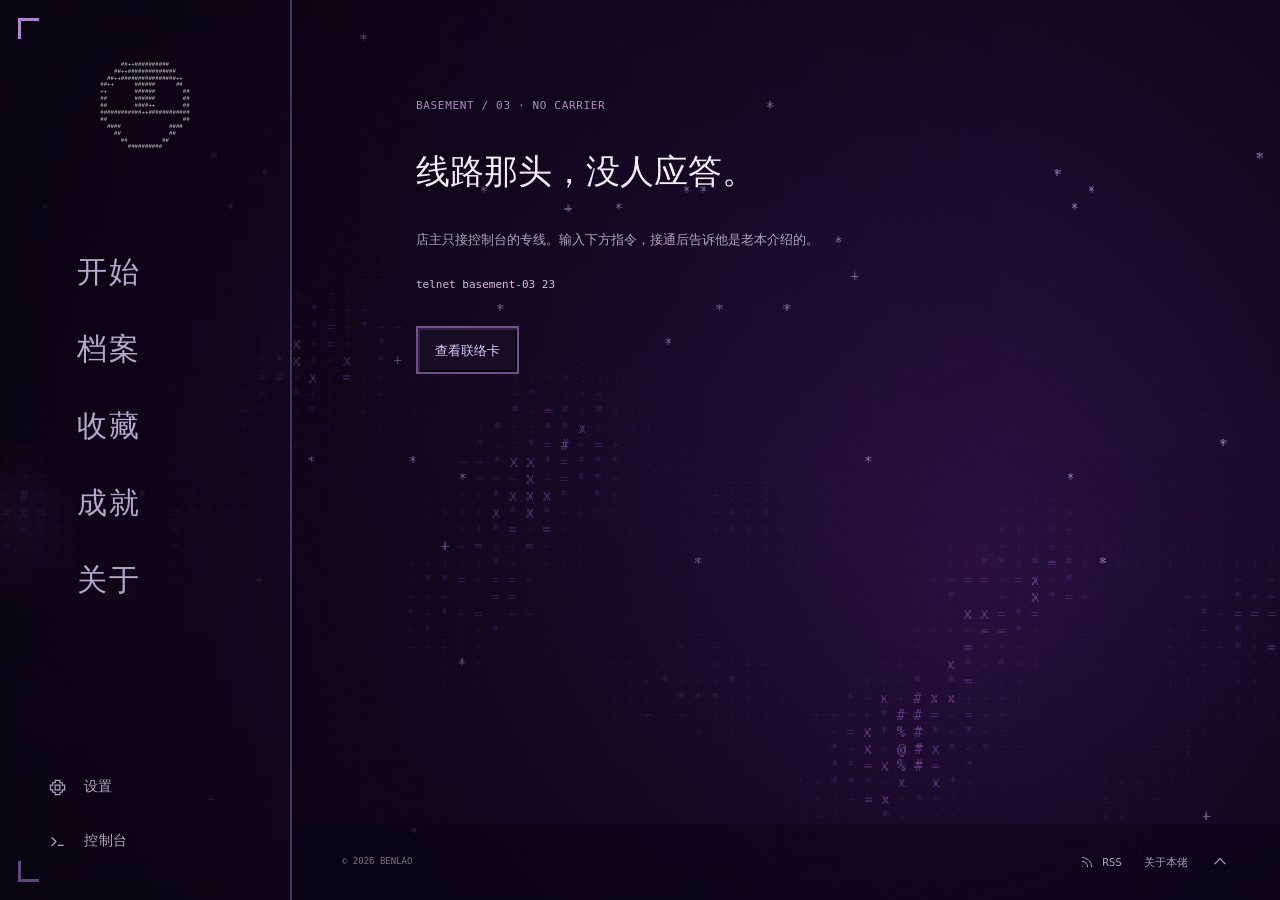
<file: signals/basement-03/index.html>
<!DOCTYPE html><html lang="zh-CN" data-motion="full" data-language="zh"><head><meta name="astro-view-transitions-enabled" content="true"><meta name="astro-view-transitions-fallback" content="swap"><script type="module" src="/_astro/ClientRouter.astro_astro_type_script_index_0_lang.C2j_ZdXg.js"></script><meta charset="UTF-8"><meta name="viewport" content="width=device-width, initial-scale=1"><meta name="theme-color" content="#09080d"><title>静默线路 / 03 · 本佬</title><meta name="description" content="店主的控制台专线。"><meta name="author" content="本佬"><link rel="canonical" href="https://benla0.github.io/signals/basement-03/"><meta property="og:title" content="静默线路 / 03 · 本佬"><meta property="og:description" content="店主的控制台专线。"><meta property="og:type" content="website"><meta property="og:url" content="https://benla0.github.io/signals/basement-03/"><meta property="og:image" content="https://benla0.github.io/images/social-card.png"><meta name="twitter:card" content="summary_large_image"><link rel="icon" type="image/svg+xml" href="/favicon.svg"><link rel="alternate" type="application/rss+xml" title="本佬 BENLAO" href="/rss.xml"><link rel="sitemap" href="/sitemap-index.xml"><link rel="preload" href="/fonts/benlao-pixel.b07589f7346e.woff2" as="font" type="font/woff2" crossorigin><script>(function(){const pageTitle = "静默线路 / 03 · 本佬";
const englishTitle = "SILENT LINE / 03 · BENLAO";

      const root = document.documentElement;
      root.dataset.js = 'true';
      root.dataset.initialLoad ||= 'loading';
      try {
        const choice = localStorage.getItem('benlao-motion');
        root.dataset.motion = choice === 'reduced' || (!choice && matchMedia('(prefers-reduced-motion: reduce)').matches) ? 'reduced' : 'full';
        root.dataset.language = localStorage.getItem('benlao-language') === 'en' ? 'en' : 'zh';
        const quality = localStorage.getItem('benlao-quality');
        root.dataset.quality = quality === 'high' || quality === 'low' ? quality : 'auto';
      } catch { root.dataset.motion = matchMedia('(prefers-reduced-motion: reduce)').matches ? 'reduced' : 'full'; }
      root.lang = root.dataset.language === 'en' ? 'en' : 'zh-CN';
      document.title = root.dataset.language === 'en' ? englishTitle : pageTitle;
    })();</script><link rel="stylesheet" href="/_astro/BaseLayout.BYTqUSwI.css"><link rel="stylesheet" href="/_astro/basement-03.B1Nm4Uc-.css"></head><body id="top" data-title-zh="静默线路 / 03 · 本佬" data-title-en="SILENT LINE / 03 · BENLAO" data-blog-api="https://blog-api.benlao.top" data-turnstile-key data-friendlink-verification-provider="self-hosted"><div class="void-loader" data-void-loader role="status" aria-label="正在加载网站" data-aria-en="Loading website" aria-live="polite" data-no-text-decode><pre class="void-loader-fallback" aria-hidden="true">        :|:        
       &lt;#|#&gt;       
      /##|##\      
       &lt;#|#&gt;       
        :|:        </pre><canvas data-void-canvas aria-hidden="true"></canvas><div class="void-loader-status"><p><span data-ui-text><span data-language-text="zh">正在穿过虚空</span><span data-language-text="en" lang="en">CROSSING THE VOID</span></span> <span data-void-percent aria-hidden="true">0%</span></p><span class="void-loader-meter" aria-hidden="true"><i></i></span><button type="button" class="void-loader-skip" data-void-skip hidden><span data-ui-text><span data-language-text="zh">直接进入网站</span><span data-language-text="en" lang="en">ENTER WEBSITE</span></span></button></div></div><script>
  // A failed loader module must never leave the document covered forever.
  window.setTimeout(() => {
    const loader = document.querySelector('[data-void-loader]');
    if (loader && !loader.hasAttribute('data-loader-mounted')) {
      document.documentElement.dataset.initialLoad = 'complete';
      loader.remove();
    }
  }, 15000);
</script><script type="module" src="/_astro/VoidLoader.astro_astro_type_script_index_0_lang.DA_737BB.js"></script><div class="game-background" data-game-background data-background-state="static" aria-hidden="true"><svg class="nebula-fallback" viewBox="0 0 1024 640" preserveAspectRatio="xMidYMid slice"><defs><radialGradient id="nebula-ink" gradientUnits="userSpaceOnUse" cx="604.16" cy="345.6" r="665.6" fx="747.52" fy="403.2"><stop stop-color="#2d1246"></stop><stop offset=".5" stop-color="#160a27"></stop><stop offset="1" stop-color="#07040e"></stop></radialGradient></defs><path fill="url(#nebula-ink)" d="M0 0h1024v640H0z"></path><g font-family="Consolas,monospace" font-size="10" dominant-baseline="text-before-edge"><text x="972.3 312.5 13.0 13.2 601.4 205.8 949.8 241.9 805.9 398.0 542.0 554.0 830.0 86.0 218.0 458.0 494.0 818.0 649.9 661.7 409.4 565.4 613.4 529.0 252.8 336.8 923.5 275.3 347.3 671.3 383.0 815.0 154.8 1018.8 370.3 550.2 838.2 238.1 130.0 382.1 1006.7 203.7 911.9 348.2" y="12 24 48 60 72 108 108 120 120 132 132 132 132 144 144 144 144 144 168 192 216 216 216 240 252 252 312 324 324 324 336 336 348 348 384 396 396 408 420 468 516 564 576 588" fill="#dac0ff" opacity="0.625">***+***********+***+*****+********+**+**+++*</text><text x="853.9 338.0 374.0 302.0 314.0 338.0 374.0 302.0 314.0 326.0 338.0 362.0 181.9 265.9 277.9 289.9 349.9 373.9 133.9 181.9 193.9 205.9 253.9 301.9 109.7 157.7 241.7 277.7 349.7 121.6 205.6 229.6 253.6 361.6 97.4 169.4 349.4 361.4 97.2 1021.2 193.0 349.0 445.0 457.0 493.0 709.0 997.0 1009.0 72.8 96.8 384.8 396.8 408.8 432.8 456.8 516.8 912.8 924.8 936.8 1020.8 72.6 156.6 180.6 504.6 516.6 936.6 984.6 84.3 156.3 180.3 192.3 384.3 540.3 852.3 924.3 948.3 336.0 384.0 516.0 540.0 840.0 912.0 960.0 23.8 35.8 347.8 527.8 539.8 575.8 599.8 611.8 719.8 935.8 -0.5 323.5 359.5 587.5 839.5 935.5 299.3 551.3 647.3 791.3 803.3 863.3 911.3 923.3 155.0 263.0 515.0 623.0 647.0 803.0 827.0 875.0 887.0 947.0 250.8 358.8 514.8 646.8 658.8 754.8 922.8 994.8 286.6 358.6 514.6 526.6 646.6 898.6 994.6 286.4 490.4 658.4 718.4 730.4 946.4 958.4 982.4 298.3 478.3 646.3 670.3 718.3 922.3 934.3 994.3 310.2 574.2 682.2 898.2 298.1 538.1 574.1 586.1 598.1 622.1 634.1 682.1 874.1 886.1 262.0 562.0 610.0 670.0 694.0 850.0 874.0 1018.0 70.0 82.0 250.0 286.0 538.0 586.0 598.0 682.0 82.0 94.0 214.0 226.0 286.0 310.0 586.0 634.0 670.0 70.1 130.1 310.1 622.1 634.1 646.1 826.1 850.1 874.1 1018.1 70.1 106.1 118.1 298.1 802.1 838.1 70.2 82.2 106.2 322.2 406.2 478.2 994.2 58.4 70.4 118.4 322.4 334.4 454.4 874.4 46.5 70.5 82.5 94.5 130.5 478.5 778.5 874.5 82.7 94.7 502.7 886.7 10.9 94.9 118.9 490.9 586.9 826.9 850.9 958.9 23.2 47.2 107.2 503.2 515.2 599.2 803.2 815.2 827.2 863.2 59.4 95.4 539.4 539.7 551.7 563.7 755.7 791.7 815.7 923.7 755.9 803.9 744.2 804.2 720.4 780.4 804.4 696.7 792.7 852.7 648.9 660.9 864.9 601.1 649.1 661.1 805.1 817.1 841.1 853.1" y="120 132 132 144 144 144 144 156 156 156 156 156 168 168 168 168 168 168 180 180 180 180 180 180 192 192 192 192 192 204 204 204 204 204 216 216 216 216 228 228 240 240 240 240 240 240 240 240 252 252 252 252 252 252 252 252 252 252 252 252 264 264 264 264 264 264 264 276 276 276 276 276 276 276 276 276 288 288 288 288 288 288 288 300 300 300 300 300 300 300 300 300 300 312 312 312 312 312 312 324 324 324 324 324 324 324 324 336 336 336 336 336 336 336 336 336 336 348 348 348 348 348 348 348 348 360 360 360 360 360 360 360 372 372 372 372 372 372 372 372 384 384 384 384 384 384 384 384 396 396 396 396 408 408 408 408 408 408 408 408 408 408 420 420 420 420 420 420 420 420 432 432 432 432 432 432 432 432 444 444 444 444 444 444 444 444 444 456 456 456 456 456 456 456 456 456 456 468 468 468 468 468 468 480 480 480 480 480 480 480 492 492 492 492 492 492 492 504 504 504 504 504 504 504 504 516 516 516 516 528 528 528 528 528 528 528 528 540 540 540 540 540 540 540 540 540 540 552 552 552 564 564 564 564 564 564 564 576 576 588 588 600 600 600 612 612 612 624 624 624 636 636 636 636 636 636 636" fill="#4e2b75" opacity="0.1875">.....................................................................................................................................................................................................................................................................................</text><text x="350.0 350.0 301.9 313.9 325.9 145.9 265.9 277.9 313.9 325.9 337.9 133.7 145.7 169.7 181.7 253.7 265.7 289.7 301.7 313.7 325.7 337.7 133.6 145.6 157.6 169.6 181.6 193.6 217.6 241.6 301.6 325.6 337.6 349.6 121.4 181.4 193.4 205.4 229.4 241.4 253.4 265.4 325.4 85.2 109.2 145.2 157.2 181.2 193.2 205.2 217.2 253.2 349.2 97.0 109.0 121.0 133.0 145.0 157.0 169.0 181.0 205.0 229.0 313.0 361.0 1021.0 108.8 120.8 132.8 144.8 156.8 168.8 180.8 192.8 204.8 228.8 348.8 372.8 420.8 444.8 468.8 480.8 504.8 984.8 996.8 1008.8 84.6 96.6 144.6 168.6 192.6 204.6 348.6 360.6 372.6 384.6 396.6 408.6 420.6 468.6 492.6 876.6 996.6 1008.6 72.3 96.3 120.3 132.3 144.3 168.3 204.3 336.3 348.3 372.3 396.3 492.3 504.3 516.3 528.3 888.3 912.3 972.3 984.3 996.3 48.0 60.0 72.0 108.0 120.0 132.0 144.0 156.0 168.0 180.0 192.0 204.0 216.0 324.0 348.0 360.0 372.0 396.0 408.0 504.0 864.0 876.0 900.0 972.0 984.0 47.8 83.8 95.8 119.8 131.8 143.8 155.8 167.8 179.8 191.8 203.8 311.8 323.8 335.8 359.8 371.8 383.8 491.8 851.8 863.8 875.8 887.8 947.8 959.8 971.8 1019.8 23.5 35.5 59.5 83.5 119.5 143.5 155.5 167.5 179.5 203.5 275.5 287.5 299.5 371.5 383.5 527.5 539.5 551.5 575.5 599.5 611.5 623.5 863.5 875.5 959.5 971.5 983.5 -0.7 11.3 23.3 155.3 239.3 251.3 263.3 287.3 371.3 503.3 515.3 527.3 539.3 563.3 575.3 587.3 599.3 611.3 623.3 827.3 839.3 851.3 875.3 887.3 947.3 959.3 971.3 983.3 995.3 11.0 131.0 143.0 191.0 203.0 239.0 251.0 371.0 503.0 527.0 539.0 551.0 575.0 611.0 635.0 779.0 791.0 839.0 851.0 863.0 959.0 971.0 983.0 1007.0 130.8 214.8 226.8 370.8 502.8 526.8 538.8 586.8 598.8 610.8 634.8 778.8 790.8 802.8 826.8 838.8 850.8 862.8 946.8 958.8 970.8 982.8 1006.8 130.6 142.6 166.6 250.6 262.6 274.6 490.6 502.6 538.6 610.6 622.6 634.6 742.6 754.6 778.6 790.6 802.6 826.6 838.6 850.6 862.6 874.6 958.6 970.6 1006.6 1018.6 -1.6 106.4 154.4 202.4 250.4 262.4 274.4 346.4 358.4 370.4 466.4 502.4 514.4 526.4 622.4 634.4 646.4 670.4 742.4 754.4 826.4 850.4 862.4 874.4 898.4 922.4 934.4 970.4 1018.4 -1.7 94.3 118.3 142.3 250.3 262.3 274.3 286.3 334.3 346.3 358.3 454.3 502.3 514.3 526.3 538.3 550.3 574.3 586.3 598.3 610.3 622.3 634.3 658.3 730.3 742.3 838.3 850.3 874.3 886.3 898.3 910.3 946.3 958.3 970.3 1006.3 1018.3 106.2 118.2 130.2 154.2 238.2 250.2 262.2 274.2 334.2 466.2 478.2 490.2 502.2 514.2 526.2 538.2 562.2 586.2 598.2 610.2 622.2 634.2 646.2 658.2 706.2 718.2 730.2 742.2 862.2 874.2 886.2 910.2 922.2 958.2 970.2 1006.2 1018.2 82.1 94.1 106.1 118.1 226.1 250.1 322.1 334.1 442.1 454.1 466.1 478.1 490.1 502.1 514.1 526.1 550.1 562.1 610.1 646.1 694.1 706.1 838.1 850.1 862.1 922.1 970.1 982.1 994.1 1018.1 58.0 70.0 82.0 94.0 106.0 118.0 142.0 166.0 190.0 202.0 226.0 238.0 250.0 322.0 430.0 442.0 454.0 466.0 490.0 514.0 526.0 538.0 550.0 634.0 682.0 706.0 838.0 862.0 886.0 1006.0 106.0 118.0 130.0 142.0 154.0 166.0 178.0 190.0 214.0 226.0 238.0 298.0 322.0 334.0 442.0 454.0 466.0 478.0 490.0 502.0 514.0 526.0 550.0 574.0 622.0 634.0 646.0 658.0 694.0 706.0 718.0 826.0 838.0 850.0 862.0 874.0 898.0 46.0 58.0 70.0 118.0 130.0 142.0 166.0 178.0 298.0 322.0 382.0 418.0 442.0 466.0 478.0 490.0 514.0 538.0 562.0 574.0 622.0 658.0 682.0 694.0 802.0 814.0 838.0 850.0 862.0 874.0 922.0 970.0 994.0 1006.0 1018.0 46.1 58.1 94.1 106.1 322.1 406.1 418.1 430.1 442.1 454.1 466.1 478.1 490.1 514.1 550.1 574.1 586.1 598.1 610.1 658.1 670.1 682.1 694.1 790.1 802.1 814.1 838.1 862.1 898.1 982.1 1006.1 34.1 46.1 322.1 334.1 358.1 370.1 394.1 406.1 418.1 430.1 442.1 454.1 466.1 478.1 502.1 514.1 550.1 610.1 622.1 634.1 646.1 658.1 670.1 814.1 826.1 850.1 874.1 886.1 898.1 922.1 934.1 958.1 982.1 994.1 1006.1 34.2 46.2 58.2 94.2 334.2 346.2 358.2 370.2 382.2 394.2 418.2 454.2 490.2 502.2 586.2 598.2 610.2 622.2 634.2 646.2 754.2 790.2 802.2 886.2 910.2 958.2 970.2 982.2 22.4 34.4 82.4 94.4 106.4 358.4 370.4 466.4 478.4 502.4 526.4 574.4 598.4 622.4 634.4 790.4 886.4 910.4 922.4 946.4 958.4 970.4 994.4 22.5 34.5 106.5 490.5 502.5 586.5 610.5 622.5 790.5 922.5 934.5 946.5 958.5 10.7 34.7 70.7 106.7 118.7 490.7 514.7 562.7 586.7 598.7 610.7 622.7 634.7 766.7 778.7 790.7 898.7 910.7 922.7 934.7 946.7 958.7 34.9 58.9 70.9 82.9 514.9 526.9 538.9 550.9 562.9 574.9 598.9 610.9 622.9 634.9 778.9 862.9 874.9 886.9 898.9 910.9 922.9 934.9 -0.8 527.2 539.2 551.2 563.2 575.2 587.2 611.2 635.2 755.2 767.2 779.2 839.2 851.2 875.2 887.2 899.2 911.2 923.2 935.2 527.4 599.4 611.4 767.4 779.4 803.4 815.4 827.4 839.4 875.4 899.4 923.4 611.7 623.7 647.7 731.7 743.7 767.7 803.7 827.7 887.7 899.7 911.7 659.9 707.9 731.9 743.9 767.9 791.9 815.9 875.9 899.9 923.9 624.2 636.2 660.2 672.2 696.2 708.2 720.2 732.2 792.2 852.2 876.2 900.2 912.2 612.4 624.4 636.4 648.4 660.4 672.4 684.4 816.4 840.4 876.4 888.4 900.4 612.7 624.7 636.7 648.7 660.7 684.7 804.7 816.7 828.7 840.7 864.7 876.7 888.7 612.9 624.9 636.9 804.9 816.9 828.9 840.9 852.9 876.9 888.9 637.1" y="144 156 168 168 168 180 180 180 180 180 180 192 192 192 192 192 192 192 192 192 192 192 204 204 204 204 204 204 204 204 204 204 204 204 216 216 216 216 216 216 216 216 216 228 228 228 228 228 228 228 228 228 228 240 240 240 240 240 240 240 240 240 240 240 240 240 252 252 252 252 252 252 252 252 252 252 252 252 252 252 252 252 252 252 252 252 264 264 264 264 264 264 264 264 264 264 264 264 264 264 264 264 264 264 276 276 276 276 276 276 276 276 276 276 276 276 276 276 276 276 276 276 276 276 288 288 288 288 288 288 288 288 288 288 288 288 288 288 288 288 288 288 288 288 288 288 288 288 288 300 300 300 300 300 300 300 300 300 300 300 300 300 300 300 300 300 300 300 300 300 300 300 300 300 300 312 312 312 312 312 312 312 312 312 312 312 312 312 312 312 312 312 312 312 312 312 312 312 312 312 312 312 324 324 324 324 324 324 324 324 324 324 324 324 324 324 324 324 324 324 324 324 324 324 324 324 324 324 324 324 324 336 336 336 336 336 336 336 336 336 336 336 336 336 336 336 336 336 336 336 336 336 336 336 336 348 348 348 348 348 348 348 348 348 348 348 348 348 348 348 348 348 348 348 348 348 348 348 360 360 360 360 360 360 360 360 360 360 360 360 360 360 360 360 360 360 360 360 360 360 360 360 360 360 372 372 372 372 372 372 372 372 372 372 372 372 372 372 372 372 372 372 372 372 372 372 372 372 372 372 372 372 372 384 384 384 384 384 384 384 384 384 384 384 384 384 384 384 384 384 384 384 384 384 384 384 384 384 384 384 384 384 384 384 384 384 384 384 384 384 396 396 396 396 396 396 396 396 396 396 396 396 396 396 396 396 396 396 396 396 396 396 396 396 396 396 396 396 396 396 396 396 396 396 396 396 396 408 408 408 408 408 408 408 408 408 408 408 408 408 408 408 408 408 408 408 408 408 408 408 408 408 408 408 408 408 408 420 420 420 420 420 420 420 420 420 420 420 420 420 420 420 420 420 420 420 420 420 420 420 420 420 420 420 420 420 420 432 432 432 432 432 432 432 432 432 432 432 432 432 432 432 432 432 432 432 432 432 432 432 432 432 432 432 432 432 432 432 432 432 432 432 432 432 444 444 444 444 444 444 444 444 444 444 444 444 444 444 444 444 444 444 444 444 444 444 444 444 444 444 444 444 444 444 444 444 444 444 444 456 456 456 456 456 456 456 456 456 456 456 456 456 456 456 456 456 456 456 456 456 456 456 456 456 456 456 456 456 456 456 468 468 468 468 468 468 468 468 468 468 468 468 468 468 468 468 468 468 468 468 468 468 468 468 468 468 468 468 468 468 468 468 468 468 468 480 480 480 480 480 480 480 480 480 480 480 480 480 480 480 480 480 480 480 480 480 480 480 480 480 480 480 480 492 492 492 492 492 492 492 492 492 492 492 492 492 492 492 492 492 492 492 492 492 492 492 504 504 504 504 504 504 504 504 504 504 504 504 504 516 516 516 516 516 516 516 516 516 516 516 516 516 516 516 516 516 516 516 516 516 516 528 528 528 528 528 528 528 528 528 528 528 528 528 528 528 528 528 528 528 528 528 528 540 540 540 540 540 540 540 540 540 540 540 540 540 540 540 540 540 540 540 540 552 552 552 552 552 552 552 552 552 552 552 552 564 564 564 564 564 564 564 564 564 564 564 576 576 576 576 576 576 576 576 576 576 588 588 588 588 588 588 588 588 588 588 588 588 588 600 600 600 600 600 600 600 600 600 600 600 600 612 612 612 612 612 612 612 612 612 612 612 612 612 624 624 624 624 624 624 624 624 624 624 636" fill="#4e2b75" opacity="0.25">...:...:::...:...:.:::..::.:..::::.::..::::.::...:.::..:::...:::..::::::..:::..:::......:.:::....::::..:...::.....:.::.....:..:::::...:::.:....:....::..::.:::.:.:..:::......::.:::::..:::::.::........:....:::::..:::.::..........::.:::::::::....::......::::.:.::..::.:.::.:::..::.:.:...::.....::.::.:......:.::.:..:::::.::....:::......:::..:..:..:..::..::.::.::::.....:...::::.:..::....:.::..:.:...:::.::::::..::.:.:.:::..........::...::.:.........::..::::...::...:..::.:::::.:....::..:...:.:.....:::::...:::........::....::.:..:::...:.:::......:.::..:::.:...:...::.....:.:::..::::.....:::.::.:.....:.:::.:........:.....::::.:::..:.::::........:::..:..:.:...:..:.::..::.::.....:::.::.:..::.:......:.:.:::.:::.:.::..::.::...::...:..:.:....:...::::..::::...:..:::...::..::...:...:::........:.......:....:..:........:...</text><text x="265.6 277.6 313.6 133.4 145.4 157.4 289.4 301.4 313.4 337.4 121.2 133.2 169.2 229.2 241.2 301.2 337.2 217.0 241.0 253.0 337.0 216.8 312.8 108.6 120.6 132.6 216.6 288.6 312.6 336.6 432.6 444.6 456.6 480.6 1020.6 108.3 252.3 288.3 300.3 312.3 408.3 420.3 444.3 456.3 1008.3 1020.3 84.0 96.0 252.0 288.0 300.0 312.0 432.0 996.0 59.8 71.8 107.8 239.8 251.8 275.8 299.8 395.8 419.8 431.8 479.8 503.8 515.8 983.8 1007.8 47.5 95.5 131.5 191.5 215.5 239.5 251.5 263.5 407.5 419.5 467.5 503.5 515.5 35.3 71.3 107.3 119.3 131.3 167.3 179.3 191.3 215.3 383.3 1019.3 -1.0 23.0 47.0 59.0 95.0 107.0 119.0 167.0 179.0 215.0 227.0 407.0 563.0 587.0 599.0 995.0 1019.0 -1.2 58.8 106.8 118.8 142.8 166.8 238.8 382.8 394.8 466.8 550.8 562.8 574.8 622.8 814.8 -1.4 94.6 118.6 154.6 238.6 370.6 382.6 394.6 454.6 466.6 478.6 550.6 586.6 598.6 766.6 814.6 118.4 130.4 142.4 166.4 226.4 238.4 382.4 430.4 454.4 478.4 538.4 550.4 562.4 586.4 598.4 610.4 766.4 778.4 790.4 802.4 838.4 70.3 106.3 130.3 154.3 166.3 202.3 214.3 238.3 382.3 406.3 418.3 466.3 562.3 778.3 790.3 814.3 826.3 -1.8 94.2 178.2 358.2 382.2 430.2 442.2 454.2 778.2 826.2 850.2 934.2 946.2 982.2 994.2 34.1 70.1 130.1 142.1 166.1 190.1 214.1 346.1 430.1 718.1 766.1 802.1 826.1 898.1 910.1 934.1 946.1 958.1 1006.1 10.0 154.0 178.0 214.0 334.0 346.0 358.0 382.0 394.0 718.0 742.0 754.0 778.0 898.0 910.0 922.0 970.0 982.0 994.0 -2.0 34.0 46.0 58.0 358.0 382.0 406.0 430.0 730.0 802.0 814.0 886.0 922.0 970.0 994.0 1006.0 1018.0 22.0 34.0 334.0 370.0 430.0 502.0 526.0 550.0 706.0 790.0 826.0 886.0 898.0 946.0 958.0 982.0 34.1 334.1 346.1 358.1 382.1 502.1 526.1 562.1 706.1 718.1 730.1 766.1 778.1 886.1 910.1 922.1 946.1 994.1 -1.9 10.1 22.1 346.1 490.1 526.1 538.1 574.1 586.1 598.1 682.1 706.1 718.1 790.1 910.1 946.1 -1.8 22.2 562.2 658.2 682.2 694.2 718.2 766.2 778.2 898.2 922.2 -1.6 490.4 514.4 610.4 646.4 670.4 766.4 778.4 934.4 10.5 526.5 538.5 550.5 562.5 574.5 598.5 634.5 646.5 670.5 766.5 526.7 538.7 550.7 574.7 646.7 730.7 -1.1 658.9 766.9 623.2 731.2 623.4 683.4 707.4 755.4 851.4 863.4 887.4 911.4 659.7 695.7 719.7 839.7 851.7 863.7 875.7 623.9 635.9 647.9 671.9 719.9 827.9 839.9 863.9 887.9 648.2 684.2 816.2 828.2 840.2 864.2 888.2 828.4 852.4 864.4" y="204 204 204 216 216 216 216 216 216 216 228 228 228 228 228 228 228 240 240 240 240 252 252 264 264 264 264 264 264 264 264 264 264 264 264 276 276 276 276 276 276 276 276 276 276 276 288 288 288 288 288 288 288 288 300 300 300 300 300 300 300 300 300 300 300 300 300 300 300 312 312 312 312 312 312 312 312 312 312 312 312 312 324 324 324 324 324 324 324 324 324 324 324 336 336 336 336 336 336 336 336 336 336 336 336 336 336 336 336 336 348 348 348 348 348 348 348 348 348 348 348 348 348 348 348 360 360 360 360 360 360 360 360 360 360 360 360 360 360 360 360 372 372 372 372 372 372 372 372 372 372 372 372 372 372 372 372 372 372 372 372 372 384 384 384 384 384 384 384 384 384 384 384 384 384 384 384 384 384 396 396 396 396 396 396 396 396 396 396 396 396 396 396 396 408 408 408 408 408 408 408 408 408 408 408 408 408 408 408 408 408 408 408 420 420 420 420 420 420 420 420 420 420 420 420 420 420 420 420 420 420 420 432 432 432 432 432 432 432 432 432 432 432 432 432 432 432 432 432 444 444 444 444 444 444 444 444 444 444 444 444 444 444 444 444 456 456 456 456 456 456 456 456 456 456 456 456 456 456 456 456 456 456 468 468 468 468 468 468 468 468 468 468 468 468 468 468 468 468 480 480 480 480 480 480 480 480 480 480 480 492 492 492 492 492 492 492 492 492 504 504 504 504 504 504 504 504 504 504 504 516 516 516 516 516 516 528 528 528 540 540 552 552 552 552 552 552 552 552 564 564 564 564 564 564 564 576 576 576 576 576 576 576 576 576 588 588 588 588 588 588 588 600 600 600" fill="#4e2b75" opacity="0.3125">+:::::+++::::::++:++:::::::::::++:+::::::+::+:::++:++::+:++::+:::+::++::::++++:+:::+::::++++::+++::++++++::::::++::::++::+:::+:::++++++:::+:+::+:+++++:::++:+++:+:::++::::+++::::+:+:++::++++:::::++::::::++++:::+:+::+:::++::::::++::::+:+:++:+::::++:::::::::::++:+::::::++:::++::++++++:+:+::+::++:::++:::+:++::+::::+::++::::+::::++++::+:++:+::::+::++::+++:::+:+::::+::::::::::::</text><text x="289.6 265.2 325.2 277.0 301.0 276.8 288.8 228.6 264.6 324.6 216.3 276.3 324.3 468.3 480.3 264.0 468.0 492.0 1008.0 215.8 263.8 287.8 995.8 71.5 107.5 227.5 491.5 995.5 1019.5 95.3 203.3 227.3 395.3 1007.3 395.0 419.0 443.0 491.0 178.8 490.8 46.6 106.6 562.6 574.6 214.4 394.4 574.4 814.4 10.3 82.3 442.3 754.3 766.3 802.3 70.2 82.2 142.2 214.2 226.2 346.2 370.2 394.2 418.2 -1.9 154.1 178.1 202.1 394.1 730.1 370.0 766.0 826.0 946.0 958.0 22.0 418.0 982.0 10.0 346.0 394.0 718.0 730.0 742.0 910.0 370.1 394.1 538.1 754.1 970.1 562.1 694.1 754.1 778.1 970.1 514.2 538.2 550.2 670.2 934.2 946.2 586.4 694.4 742.4 754.4 -1.5 514.5 658.5 730.5 754.5 -1.3 754.7 682.9 742.9 635.4 743.4 635.7 695.9 851.9" y="204 228 228 240 240 252 252 264 264 264 276 276 276 276 276 288 288 288 288 300 300 300 300 312 312 312 312 312 312 324 324 324 324 324 336 336 336 336 348 348 360 360 360 360 372 372 372 372 384 384 384 384 384 384 396 396 396 396 396 396 396 396 396 408 408 408 408 408 408 420 420 420 420 420 432 432 432 444 444 444 444 444 444 444 456 456 456 456 456 468 468 468 468 468 480 480 480 480 480 480 492 492 492 492 504 504 504 504 504 516 516 528 528 552 552 564 576 576" fill="#4e2b75" opacity="0.375">++++++++++++++++++++++++++++++++++++++++++++++++++++++++++++++++++++++++++++++++++++++++++++++++++++++++++++++++++++++</text><text x="277.4 277.2 313.2 240.8 228.3 228.0 420.0 480.0 1020.0 227.8 407.8 455.8 431.5 1007.5 467.3 35.0 71.0 467.0 479.0 22.8 454.8 22.6 58.6 178.6 190.6 214.6 442.6 10.4 82.4 178.4 22.3 190.3 430.3 166.2 754.2 814.2 10.1 22.1 46.1 358.1 370.1 418.1 742.1 754.1 22.0 34.0 418.0 802.0 814.0 10.0 370.0 778.0 910.0 934.0 754.0 766.0 778.0 22.1 742.1 934.1 958.1 10.2 574.2 706.2 730.2 538.4 550.4 562.4 682.5 742.5 682.7 718.7 646.9 730.9 659.2 671.2 647.4 659.4 707.7 683.9" y="216 228 228 252 276 288 288 288 288 300 300 300 312 312 324 336 336 336 336 348 348 360 360 360 360 360 360 372 372 372 384 384 384 396 396 396 408 408 408 408 408 408 408 408 420 420 420 420 420 432 432 432 432 432 444 444 444 456 456 456 456 480 480 480 480 492 492 492 504 504 516 516 528 528 540 540 552 552 564 576" fill="#824ab4" opacity="0.4375">*****=*********=***=**==*****=**=***=*=**===**=*=****===**=*==*******=*****=****</text><text x="289.2 289.0 240.6 300.6 240.3 444.0 443.5 479.5 455.3 455.0 34.6 82.6 70.4 418.4 442.4 34.3 58.3 178.3 394.3 10.2 802.2 382.1 406.1 778.1 -2.0 406.0 394.0 766.0 790.0 946.0 958.0 -1.9 10.1 742.2 718.5 658.7 719.2 671.7" y="228 240 264 264 276 288 312 312 324 336 360 360 372 372 372 384 384 384 384 396 396 408 408 408 420 420 432 432 432 432 432 456 456 480 504 516 540 564" fill="#824ab4" opacity="0.5">======================================</text><text x="265.0 264.8 276.6 467.8 419.3 431.0 418.8 430.8 442.8 70.6 430.6 22.4 46.3 22.2 790.1 742.0 -2.0 682.4 706.4 718.4 670.7 670.9 718.9 683.2 695.4 719.4 683.7" y="240 252 264 300 324 336 348 348 348 360 360 372 384 396 408 432 444 492 492 492 516 528 528 540 552 552 564" fill="#ac6edd" opacity="0.5625">xxxxxxxxxxxx#xxxxx#xxxxxxxx</text><text x="325.0 324.8 264.3 432.3 240.0 276.0 456.0 443.8 395.5 47.3 59.3 83.3 407.3 443.3 479.3 491.3 83.0 10.8 82.8 94.8 190.8 202.8 406.8 478.8 10.6 202.6 226.6 418.6 34.4 58.4 94.4 190.4 406.4 226.3 34.2 46.2 58.2 190.2 202.2 406.2 766.2 790.2 58.1 814.1 46.0 730.0 934.0 346.0 358.0 406.0 934.0 742.1 766.1 526.2 10.4 658.4 742.7 754.9 647.2 743.2 671.4 731.4" y="240 252 276 276 288 288 288 300 312 324 324 324 324 324 324 324 336 348 348 348 348 348 348 348 360 360 360 360 372 372 372 372 372 384 396 396 396 396 396 396 396 396 408 408 420 420 420 432 444 444 444 468 468 480 492 492 516 528 540 540 552 552" fill="#824ab4" opacity="0.375">**************************************************************</text><text x="300.8 431.3 34.8 406.6 46.4 790.0 754.0 730.1 730.4" y="252 324 348 360 372 420 432 468 492" fill="#ac6edd" opacity="0.5">xxxxxxxxx</text><text x="252.6 455.5 46.8 70.8 694.5 706.5 706.7 706.9 707.2" y="264 312 348 348 504 504 516 528 540" fill="#ac6edd" opacity="0.625">#########</text><text x="694.7 694.9 695.2" y="516 528 540" fill="#ac6edd" opacity="0.6875">%@%</text></g></svg><canvas data-nebula-canvas></canvas><div class="site-glitch-overlay" data-glitch-background data-glitch-state="disabled" data-glitch-active="false" aria-hidden="true"><canvas class="site-glitch-canvas" data-glitch-canvas></canvas></div><script type="module" src="/_astro/GlitchBackground.astro_astro_type_script_index_0_lang.DGTf3bj2.js"></script></div><script type="module" src="/_astro/GameBackground.astro_astro_type_script_index_0_lang.B1zMoQFI.js"></script><a class="skip-link" href="#main"><span data-ui-text><span data-language-text="zh">跳到主要内容</span><span data-language-text="en" lang="en">Skip to content</span></span></a><header class="site-header" data-game-menu data-menu-phase="idle"><div class="header-inner"><div class="menu-brand-row"><button type="button" class="brand mask-pet" aria-label="戳一下面具" data-i18n-label="mask.pet" data-mask-pet data-mood="calm" data-anger="0"><span class="ascii-mask-mark brand-ascii" style="--ascii-mask-size:124px" data-ascii-mask data-ascii-mask-state="static" aria-hidden="true"><svg class="ascii-mask-svg" data-ascii-mask-frame viewBox="0 0 216 216" preserveAspectRatio="xMidYMid meet" aria-hidden="true" focusable="false"><text xml:space="preserve" fill="currentColor" font-family="Courier New, monospace" font-size="10"><tspan x="6" y="14">                                  </tspan><tspan x="6" y="26">                                  </tspan><tspan x="6" y="38">          ############++          </tspan><tspan x="6" y="50">        ############++####        </tspan><tspan x="6" y="62">      ############++########      </tspan><tspan x="6" y="74">    ####      ##++##      ##      </tspan><tspan x="6" y="86">    ##        ++####        ##    </tspan><tspan x="6" y="98">    ##        ######        ##    </tspan><tspan x="6" y="110">    ##        ######        ++    </tspan><tspan x="6" y="122">    ####++################++##    </tspan><tspan x="6" y="134">    ##                      ##    </tspan><tspan x="6" y="146">      ####              ####      </tspan><tspan x="6" y="158">        ##              ##        </tspan><tspan x="6" y="170">          ##          ##          </tspan><tspan x="6" y="182">            ####++####            </tspan><tspan x="6" y="194">                                  </tspan><tspan x="6" y="206">                                  </tspan></text></svg></span></button><div class="mobile-actions"><button type="button" class="icon-button settings-trigger mobile-settings" aria-label="打开设置" data-i18n-label="settings.open" aria-controls="settings-dialog"><svg width="20" height="20" viewBox="0 0 24 24" fill="none" stroke="currentColor" stroke-width="1.5" stroke-linecap="square" stroke-linejoin="miter" aria-hidden="true"><path d="M9 3h6v3h3v3h3v6h-3v3h-3v3H9v-3H6v-3H3V9h3V6h3zM9 9h6v6H9z"></path></svg></button><button type="button" class="icon-button mobile-menu-toggle" aria-label="展开导航" data-i18n-label="nav.open" aria-controls="menu-panel" aria-expanded="false"><svg width="20" height="20" viewBox="0 0 24 24" fill="none" stroke="currentColor" stroke-width="1.5" stroke-linecap="square" stroke-linejoin="miter" aria-hidden="true"><path d="M4 7h16M4 12h16M4 17h16"></path></svg></button></div></div><div id="menu-panel" class="menu-panel"><nav id="main-nav" class="main-nav" aria-label="主导航" data-i18n-label="nav.main"><a href="/" aria-label="开始" data-i18n-label="nav.home" data-menu-item><span class="menu-selector" aria-hidden="true">▶</span><span class="menu-label"><span data-ui-text><span data-language-text="zh">开始</span><span data-language-text="en" lang="en">START</span></span></span></a><a href="/posts/" aria-label="档案" data-i18n-label="nav.posts" data-menu-item><span class="menu-selector" aria-hidden="true">▶</span><span class="menu-label"><span data-ui-text><span data-language-text="zh">档案</span><span data-language-text="en" lang="en">ARCHIVE</span></span></span></a><a href="/works/" aria-label="收藏" data-i18n-label="nav.works" data-menu-item><span class="menu-selector" aria-hidden="true">▶</span><span class="menu-label"><span data-ui-text><span data-language-text="zh">收藏</span><span data-language-text="en" lang="en">COLLECTION</span></span></span></a><a href="/achievements/" aria-label="成就" data-i18n-label="nav.achievements" data-menu-item><span class="menu-selector" aria-hidden="true">▶</span><span class="menu-label"><span data-ui-text><span data-language-text="zh">成就</span><span data-language-text="en" lang="en">ACHIEVEMENTS</span></span></span></a><a href="/about/" aria-label="关于" data-i18n-label="nav.about" data-menu-item><span class="menu-selector" aria-hidden="true">▶</span><span class="menu-label"><span data-ui-text><span data-language-text="zh">关于</span><span data-language-text="en" lang="en">ABOUT</span></span></span></a></nav><div class="menu-bottom"><button type="button" class="settings-trigger menu-utility" aria-label="打开设置" data-i18n-label="settings.open" aria-controls="settings-dialog"><svg width="19" height="19" viewBox="0 0 24 24" fill="none" stroke="currentColor" stroke-width="1.5" stroke-linecap="square" stroke-linejoin="miter" aria-hidden="true"><path d="M9 3h6v3h3v3h3v6h-3v3h-3v3H9v-3H6v-3H3V9h3V6h3zM9 9h6v6H9z"></path></svg><span data-ui-text><span data-language-text="zh">设置</span><span data-language-text="en" lang="en">SETTINGS</span></span></button><button type="button" class="terminal-trigger menu-utility" aria-controls="terminal-dialog" aria-label="打开导航控制台" data-i18n-label="terminal.open"><svg width="19" height="19" viewBox="0 0 24 24" fill="none" stroke="currentColor" stroke-width="1.5" stroke-linecap="square" stroke-linejoin="miter" aria-hidden="true"><path d="m5 7 5 5-5 5m8 0h6"></path></svg><span data-ui-text><span data-language-text="zh">控制台</span><span data-language-text="en" lang="en">CONSOLE</span></span></button></div></div></div></header><button type="button" class="menu-scrim" aria-label="关闭导航" data-i18n-label="nav.dismiss" tabindex="-1" hidden></button><div class="game-screen" data-game-screen data-screen-phase="idle"><main id="main" tabindex="-1" data-page-path="/signals/basement-03/"><section class="container merchant-signal" data-no-text-decode data-astro-cid-mp4w4phi><p class="mono" data-astro-cid-mp4w4phi>BASEMENT / 03 · NO CARRIER</p><h1 data-astro-cid-mp4w4phi><span data-ui-text><span data-language-text="zh">线路那头，没人应答。</span><span data-language-text="en" lang="en">No answer on this line.</span></span></h1><p data-astro-cid-mp4w4phi><span data-ui-text><span data-language-text="zh">店主只接控制台的专线。输入下方指令，接通后告诉他是老本介绍的。</span><span data-language-text="en" lang="en">The shopkeeper answers his private console line. Enter the command below, then say Benlao sent you.</span></span></p><code data-astro-cid-mp4w4phi>telnet basement-03 23</code><a class="button button-outline" href="/works/merchant-contact/" data-astro-cid-mp4w4phi><span data-ui-text><span data-language-text="zh">查看联络卡</span><span data-language-text="en" lang="en">VIEW CONTACT CARD</span></span></a></section></main><footer class="site-footer"><div class="footer-row container"><div class="footer-information"><span class="footer-copyright">© 2026 BENLAO</span></div><div class="footer-links"><a href="/rss.xml"><svg width="16" height="16" viewBox="0 0 24 24" fill="none" stroke="currentColor" stroke-width="1.5" stroke-linecap="square" stroke-linejoin="miter" aria-hidden="true"><path d="M5 11a8 8 0 0 1 8 8M5 5a14 14 0 0 1 14 14M5 19h.01"></path></svg>RSS</a><a href="/about/" data-signal-light-only><span data-ui-text><span data-language-text="zh">关于本佬</span><span data-language-text="en" lang="en">About Benlao</span></span></a><a href="#top" aria-label="返回顶部" data-i18n-label="footer.top"><svg width="20" height="20" viewBox="0 0 24 24" fill="none" stroke="currentColor" stroke-width="1.5" stroke-linecap="square" stroke-linejoin="miter" aria-hidden="true"><path d="m6 14 6-6 6 6"></path></svg></a></div></div></footer></div><div class="screen-texture" aria-hidden="true"></div><dialog id="terminal-dialog" class="terminal-dialog" aria-labelledby="terminal-title" data-no-text-decode><div class="terminal-titlebar"><span id="terminal-title" class="mono">&gt;_ GUEST SHELL</span><code class="terminal-path" data-terminal-location>~/</code><button type="button" class="icon-button terminal-close" aria-label="关闭控制台" data-i18n-label="terminal.close"><svg width="18" height="18" viewBox="0 0 24 24" fill="none" stroke="currentColor" stroke-width="1.5" stroke-linecap="square" stroke-linejoin="miter" aria-hidden="true"><path d="m6 6 12 12M18 6 6 18"></path></svg></button></div><div class="terminal-screen" data-terminal-screen><div id="terminal-output" class="terminal-output" role="log" aria-live="polite" aria-relevant="additions"><p><span data-ui-text><span data-language-text="zh">输入 help 查看可用命令。</span><span data-language-text="en" lang="en">Type help to see available commands.</span></span></p></div><div class="terminal-input-area"><form id="terminal-form" class="terminal-form"><label for="terminal-input" class="mono">guest@benlao:~$</label><input id="terminal-input" name="command" autocomplete="off" autocapitalize="off" spellcheck="false" enterkeyhint="go" maxlength="160" role="combobox" aria-autocomplete="list" aria-expanded="false" aria-controls="terminal-suggestions" aria-describedby="terminal-keyboard-hint" aria-label="导航命令" data-i18n-label="terminal.input"></form><div id="terminal-suggestions" class="terminal-suggestions" role="listbox" aria-label="命令补全" data-aria-en="Command suggestions" hidden></div></div></div><p id="terminal-keyboard-hint" class="terminal-keyboard-hint"><span data-ui-text><span data-language-text="zh">↑ ↓ 历史 / 选择 · Tab 补全 · 右键粘贴 · Ctrl+L 清屏 · Esc 关闭</span><span data-language-text="en" lang="en">↑ ↓ history / select · Tab complete · Right-click paste · Ctrl+L clear · Esc close</span></span></p><script id="terminal-index" type="application/json">[{"id":"lele-field-report","title":["ENTITY #BR-000「乐乐」","ENTITY #BR-000 [LeLe]"],"description":["转角跳出来一个脊背龙形态的橘猫实体","A ginger cat Entity"],"href":"/posts/lele-field-report/","kind":"archive","tags":["实体调查"]},{"id":"prunsel-field-report","title":["ENTITY #UT-099「Prunsel」","ENTITY #UT-099「Prunsel」"],"description":["Papyrus去哪里了？","An eye standing out in the snow."],"href":"/posts/prunsel-field-report/","kind":"archive","tags":["实体调查"]},{"id":"cocoa-field-report","title":["ENTITY #MC-041「可可」","ENTITY #MC-041 [Cocoa]"],"description":["路过一个刚遭到袭击的村庄。有人把一只狸花猫交给了我。","Passing through a village after a raid, I was entrusted with a tabby cat."],"href":"/posts/cocoa-field-report/","kind":"archive","tags":["实体调查"]},{"id":"cocoa-and-lele","title":["可可 & 乐乐","Cocoa & Lele"],"description":["可可是在 MC 村庄被托付给我的狸花猫，乐乐是在后室吃了我一条鱼、一路跟来的橘猫。现在都由我养着。","Cocoa is a tabby entrusted to me in a Minecraft village. Lele is a ginger cat that ate my fish and followed me out of the Backrooms. Both live with me now."],"href":"/works/cocoa-and-lele/","kind":"collection","tags":["实体","COCOA & LELE"],"demo":false},{"id":"merchant-contact","title":["店主的联系方式","The Shopkeeper’s Contact"],"description":["在以撒家地下结识的商店老板。自从养了猫，我总找他买猫粮。你联系上他，就说是老本介绍的，兴许能打折。","The shopkeeper I met beneath Isaac’s house. Since adopting the cats, I buy their food from him. Say Benlao sent you; he might give you a discount."],"href":"/works/merchant-contact/","kind":"collection","tags":["联络凭证","BASEMENT / 03"],"demo":false}]</script></dialog><dialog id="settings-dialog" class="settings-dialog" aria-labelledby="settings-title"><div class="settings-titlebar"><h2 id="settings-title"><svg width="22" height="22" viewBox="0 0 24 24" fill="none" stroke="currentColor" stroke-width="1.5" stroke-linecap="square" stroke-linejoin="miter" aria-hidden="true"><path d="M9 3h6v3h3v3h3v6h-3v3h-3v3H9v-3H6v-3H3V9h3V6h3zM9 9h6v6H9z"></path></svg><span data-ui-text><span data-language-text="zh">设置</span><span data-language-text="en" lang="en">SETTINGS</span></span></h2><button type="button" class="icon-button settings-close" aria-label="关闭设置" data-i18n-label="settings.close"><svg width="20" height="20" viewBox="0 0 24 24" fill="none" stroke="currentColor" stroke-width="1.5" stroke-linecap="square" stroke-linejoin="miter" aria-hidden="true"><path d="m6 6 12 12M18 6 6 18"></path></svg></button></div><div class="settings-body"><fieldset class="settings-backup"><legend><span data-ui-text><span data-language-text="zh">数据备份</span><span data-language-text="en" lang="en">Data backup</span></span></legend><div class="settings-options"><button type="button" data-backup-action="save"><span data-ui-text><span data-language-text="zh">保存档案</span><span data-language-text="en" lang="en">SAVE ARCHIVE</span></span></button><button type="button" data-backup-action="restore"><span data-ui-text><span data-language-text="zh">恢复档案</span><span data-language-text="en" lang="en">RESTORE ARCHIVE</span></span></button></div><p><span data-ui-text><span data-language-text="zh">将金币、背包、成就和文章已读保存到账号，随时恢复。</span><span data-language-text="en" lang="en">Save coins, inventory, achievements and read articles to your account.</span></span></p><div class="backup-session" data-backup-session hidden><span data-backup-username></span><button type="button" data-backup-switch><span data-ui-text><span data-language-text="zh">切换账号</span><span data-language-text="en" lang="en">SWITCH ACCOUNT</span></span></button></div><p class="archive-feedback" data-backup-status role="status" aria-live="polite"></p></fieldset><fieldset><legend><span data-ui-text><span data-language-text="zh">语言</span><span data-language-text="en" lang="en">LANGUAGE</span></span></legend><div class="settings-options"><button type="button" data-language-option="zh" aria-pressed="true">简体中文</button><button type="button" data-language-option="en" aria-pressed="false">ENGLISH</button></div><p><span data-ui-text><span data-language-text="zh">调整界面语言，文章正文保留原文。</span><span data-language-text="en" lang="en">Change the interface language. Articles keep their original text.</span></span></p></fieldset><fieldset><legend><span data-ui-text><span data-language-text="zh">网页动效</span><span data-language-text="en" lang="en">WEB EFFECTS</span></span></legend><div class="settings-options"><button type="button" data-motion-option="full" aria-pressed="true"><span data-ui-text><span data-language-text="zh">开启</span><span data-language-text="en" lang="en">ON</span></span></button><button type="button" data-motion-option="reduced" aria-pressed="false"><span data-ui-text><span data-language-text="zh">关闭</span><span data-language-text="en" lang="en">OFF</span></span></button></div><p><span data-ui-text><span data-language-text="zh">控制背景、字符动画和界面转场。</span><span data-language-text="en" lang="en">Control the background, ASCII animations and transitions.</span></span></p></fieldset><fieldset><legend><span data-ui-text><span data-language-text="zh">音效</span><span data-language-text="en" lang="en">Sound effects</span></span></legend><div class="settings-options"><button type="button" data-sound-option="on" aria-pressed="false"><span data-ui-text><span data-language-text="zh">开启</span><span data-language-text="en" lang="en">ON</span></span></button><button type="button" data-sound-option="off" aria-pressed="true"><span data-ui-text><span data-language-text="zh">关闭</span><span data-language-text="en" lang="en">OFF</span></span></button></div><label class="settings-volume" for="sound-volume"><span><span data-ui-text><span data-language-text="zh">音量</span><span data-language-text="en" lang="en">Volume</span></span></span><output for="sound-volume" data-sound-volume-value>35%</output><input id="sound-volume" data-sound-volume type="range" min="0" max="100" step="1" value="35" disabled aria-label="音效音量" data-aria-en="Sound effects volume"></label><p><span data-ui-text><span data-language-text="zh">按钮与游戏的复古音效。</span><span data-language-text="en" lang="en">Retro sounds for buttons and games.</span></span></p></fieldset><fieldset><legend><span data-ui-text><span data-language-text="zh">游戏画质</span><span data-language-text="en" lang="en">Game quality</span></span></legend><div class="settings-options"><button type="button" data-quality-option="auto" aria-pressed="true"><span data-ui-text><span data-language-text="zh">自动</span><span data-language-text="en" lang="en">AUTO</span></span></button><button type="button" data-quality-option="high" aria-pressed="false"><span data-ui-text><span data-language-text="zh">精细</span><span data-language-text="en" lang="en">HIGH</span></span></button><button type="button" data-quality-option="low" aria-pressed="false"><span data-ui-text><span data-language-text="zh">流畅</span><span data-language-text="en" lang="en">SMOOTH</span></span></button></div><p><span data-ui-text><span data-language-text="zh">统一调整五款游戏的场景精度与帧率，下次进入游戏生效。</span><span data-language-text="en" lang="en">Adjusts scene detail and frame rate for all five games the next time you enter a game.</span></span></p></fieldset></div><div class="settings-bottom"><span><i class="status-dot"></i><span data-ui-text><span data-language-text="zh">设置自动保存</span><span data-language-text="en" lang="en">Preferences saved automatically</span></span></span><button type="button" class="button button-primary settings-close"><span data-ui-text><span data-language-text="zh">完成</span><span data-language-text="en" lang="en">DONE</span></span></button></div><dialog id="archive-dialog" class="settings-dialog archive-dialog" aria-labelledby="archive-title" data-no-text-decode><div class="settings-titlebar"><h2 id="archive-title" data-archive-title><span data-ui-text><span data-language-text="zh">保存档案</span><span data-language-text="en" lang="en">SAVE ARCHIVE</span></span></h2><button type="button" class="icon-button" data-archive-close aria-label="关闭数据备份" data-aria-en="Close data backup"><svg width="20" height="20" viewBox="0 0 24 24" fill="none" stroke="currentColor" stroke-width="1.5" stroke-linecap="square" stroke-linejoin="miter" aria-hidden="true"><path d="m6 6 12 12M18 6 6 18"></path></svg></button></div><div class="settings-body archive-body"><div data-archive-auth><div class="settings-options archive-modes" role="group" aria-label="账号操作" data-aria-en="Account action"><button type="button" data-archive-mode="register" aria-pressed="true"><span data-ui-text><span data-language-text="zh">注册账号</span><span data-language-text="en" lang="en">REGISTER</span></span></button><button type="button" data-archive-mode="login" aria-pressed="false"><span data-ui-text><span data-language-text="zh">已有账号</span><span data-language-text="en" lang="en">SIGN IN</span></span></button></div><p data-archive-hint></p><form id="archive-form" class="archive-form"><label for="archive-username"><span data-ui-text><span data-language-text="zh">账号</span><span data-language-text="en" lang="en">Username</span></span><input id="archive-username" name="username" required minlength="3" maxlength="32" autocomplete="username" autocapitalize="none" spellcheck="false"><small><span data-ui-text><span data-language-text="zh">3–32 位汉字、字母、数字、下划线或短横线，字母不区分大小写。</span><span data-language-text="en" lang="en">3–32 Chinese characters, letters, numbers, underscores or hyphens. Letters are case insensitive.</span></span></small></label><label for="archive-password"><span data-ui-text><span data-language-text="zh">密码</span><span data-language-text="en" lang="en">Password</span></span><input id="archive-password" name="password" type="password" required minlength="8" maxlength="128" autocomplete="new-password"><small><span data-ui-text><span data-language-text="zh">8–128 位，请妥善保存账号和密码。</span><span data-language-text="en" lang="en">8–128 characters. Keep your username and password safe.</span></span></small></label><label for="archive-password-confirm" data-archive-confirm-password><span data-ui-text><span data-language-text="zh">确认密码</span><span data-language-text="en" lang="en">Confirm password</span></span><input id="archive-password-confirm" name="confirm" type="password" required minlength="8" maxlength="128" autocomplete="new-password"></label><button type="submit" class="button button-primary" data-archive-submit></button></form></div><div data-archive-session-action hidden><p data-archive-session-name></p><button type="button" class="button button-primary" data-archive-retry></button></div><div data-archive-preview hidden><p class="archive-account" data-archive-account></p><dl class="archive-summary" data-archive-summary></dl><p class="archive-overwrite"><span data-ui-text><span data-language-text="zh">恢复后会覆盖本地金币、背包、成就和文章已读数据。确认使用这份云端档案？</span><span data-language-text="en" lang="en">Restoring replaces your local coins, inventory, achievements and read articles. Use this cloud archive?</span></span></p><div class="archive-actions"><button type="button" class="button button-outline" data-archive-close><span data-ui-text><span data-language-text="zh">取消</span><span data-language-text="en" lang="en">CANCEL</span></span></button><button type="button" class="button button-primary" data-archive-restore><span data-ui-text><span data-language-text="zh">确认覆盖并恢复</span><span data-language-text="en" lang="en">REPLACE AND RESTORE</span></span></button></div></div><p class="archive-feedback" data-archive-feedback role="status" aria-live="polite"></p></div></dialog></dialog><dialog id="friendlink-dialog" class="friendlink-dialog" aria-labelledby="friendlink-title" aria-describedby="friendlink-instructions" data-application-email="benlao696@gmail.com"><div class="settings-titlebar"><h2 id="friendlink-title"><svg width="22" height="22" viewBox="0 0 24 24" fill="none" stroke="currentColor" stroke-width="1.5" stroke-linecap="square" stroke-linejoin="miter" aria-hidden="true"><path d="M10 13a5 5 0 0 0 7 0l3-3a5 5 0 0 0-7-7l-2 2M14 11a5 5 0 0 0-7 0l-3 3a5 5 0 0 0 7 7l2-2"></path></svg><span data-ui-text><span data-language-text="zh">申请友链</span><span data-language-text="en" lang="en">REQUEST A LINK</span></span></h2><button type="button" class="icon-button settings-close" data-dialog-close aria-label="关闭友链申请" data-i18n-label="friends.close"><svg width="20" height="20" viewBox="0 0 24 24" fill="none" stroke="currentColor" stroke-width="1.5" stroke-linecap="square" stroke-linejoin="miter" aria-hidden="true"><path d="m6 6 12 12M18 6 6 18"></path></svg></button></div><div class="friendlink-body" data-friendlink-form-view><p id="friendlink-instructions" class="friendlink-instructions" data-friendlink-instructions><span data-ui-text><span data-language-text="zh">填写网站信息，复制申请内容后发送至下面的邮箱。</span><span data-language-text="en" lang="en">Fill in your site details, copy the request and email it to the address below.</span></span></p><a class="friendlink-email" href="mailto:benlao696@gmail.com"><svg width="16" height="16" viewBox="0 0 24 24" fill="none" stroke="currentColor" stroke-width="1.5" stroke-linecap="square" stroke-linejoin="miter" aria-hidden="true"><path d="M3 5h18v14H3zM3 5l9 7 9-7"></path></svg>benlao696@gmail.com</a><details class="friendlink-site-info"><summary><span data-ui-text><span data-language-text="zh">本站信息</span><span data-language-text="en" lang="en">THIS SITE</span></span></summary><dl><div><dt><span data-ui-text><span data-language-text="zh">网站名称</span><span data-language-text="en" lang="en">Site name</span></span></dt><dd><button type="button" data-copy-site="本佬 BENLAO">本佬 BENLAO</button><span class="copy-tag" data-site-copy-status role="status" aria-live="polite"></span></dd></div><div><dt><span data-ui-text><span data-language-text="zh">网站地址</span><span data-language-text="en" lang="en">Site URL</span></span></dt><dd><button type="button" data-copy-site="https://Benla0.github.io">https://Benla0.github.io</button><span class="copy-tag" data-site-copy-status role="status" aria-live="polite"></span></dd></div><div><dt><span data-ui-text><span data-language-text="zh">网站简介</span><span data-language-text="en" lang="en">Description</span></span></dt><dd><button type="button" data-copy-site="奇珍收藏代理人">奇珍收藏代理人</button><span class="copy-tag" data-site-copy-status role="status" aria-live="polite"></span></dd></div><div><dt><span data-ui-text><span data-language-text="zh">头像地址</span><span data-language-text="en" lang="en">Avatar URL</span></span></dt><dd><button type="button" data-copy-site="https://benla0.github.io/images/avatar.png">https://benla0.github.io/images/avatar.png</button><span class="copy-tag" data-site-copy-status role="status" aria-live="polite"></span></dd></div></dl></details><form id="friendlink-form" class="friendlink-form"><div class="friendlink-fields"><label for="friendlink-name"><span><span data-ui-text><span data-language-text="zh">网站名称</span><span data-language-text="en" lang="en">Site name</span></span> <strong class="friendlink-required" aria-hidden="true">*</strong></span><input id="friendlink-name" name="name" type="text" required maxlength="60" autocomplete="organization"></label><label for="friendlink-url"><span><span data-ui-text><span data-language-text="zh">网站地址</span><span data-language-text="en" lang="en">Site URL</span></span> <strong class="friendlink-required" aria-hidden="true">*</strong></span><input id="friendlink-url" name="url" type="url" required maxlength="500" placeholder="https://" autocomplete="url"></label><label class="friendlink-field-wide" for="friendlink-description"><span><span data-ui-text><span data-language-text="zh">网站简介</span><span data-language-text="en" lang="en">Description</span></span> <strong class="friendlink-required" aria-hidden="true">*</strong></span><textarea id="friendlink-description" name="description" required maxlength="240" rows="2"></textarea></label><label for="friendlink-avatar"><span><span data-ui-text><span data-language-text="zh">头像地址</span><span data-language-text="en" lang="en">Avatar URL</span></span></span><input id="friendlink-avatar" name="avatar" type="url" maxlength="500" placeholder="https://"></label><label for="friendlink-contact"><span><span data-ui-text><span data-language-text="zh">联系邮箱</span><span data-language-text="en" lang="en">Contact email</span></span> <strong class="friendlink-required" aria-hidden="true">*</strong></span><input id="friendlink-contact" name="contact" type="email" required maxlength="160" autocomplete="email"></label></div><label class="friendlink-honeypot" aria-hidden="true">Leave this blank<input name="website" tabindex="-1" autocomplete="off" maxlength="200"></label><div class="friendlink-verification" data-friendlink-verification hidden></div><label class="friendlink-preview-label" for="friendlink-preview"><span data-ui-text><span data-language-text="zh">申请内容</span><span data-language-text="en" lang="en">Request preview</span></span></label><textarea id="friendlink-preview" class="friendlink-preview" rows="5" readonly aria-label="申请内容" data-i18n-label="friends.preview" data-no-text-decode></textarea></form></div><div class="friendlink-footer" data-friendlink-form-view><p class="friendlink-feedback" role="status" aria-live="polite" data-friendlink-status></p><div class="friendlink-actions"><button type="submit" form="friendlink-form" class="button button-primary" data-friendlink-submit><svg width="17" height="17" viewBox="0 0 24 24" fill="none" stroke="currentColor" stroke-width="1.5" stroke-linecap="square" stroke-linejoin="miter" aria-hidden="true"><path d="M8 8h13v13H8zM16 8V3H3v13h5"></path></svg><span data-friendlink-submit-label><span data-ui-text><span data-language-text="zh">复制申请内容</span><span data-language-text="en" lang="en">COPY REQUEST</span></span></span></button><button type="button" class="button button-outline" data-friendlink-copy hidden><span data-ui-text><span data-language-text="zh">复制申请内容</span><span data-language-text="en" lang="en">COPY REQUEST</span></span></button><a class="button button-outline" data-friendlink-mail href="mailto:benlao696@gmail.com"><svg width="17" height="17" viewBox="0 0 24 24" fill="none" stroke="currentColor" stroke-width="1.5" stroke-linecap="square" stroke-linejoin="miter" aria-hidden="true"><path d="M3 5h18v14H3zM3 5l9 7 9-7"></path></svg><span data-ui-text><span data-language-text="zh">打开邮件</span><span data-language-text="en" lang="en">OPEN EMAIL</span></span></a></div></div><div class="friendlink-body friendlink-success" data-friendlink-success hidden><div class="friendlink-success-icon"><svg width="36" height="36" viewBox="0 0 24 24" fill="none" stroke="currentColor" stroke-width="1.5" stroke-linecap="square" stroke-linejoin="miter" aria-hidden="true"><path d="m5 12 4 4L19 6"></path></svg></div><h3 id="friendlink-success-title"><span data-ui-text><span data-language-text="zh">提交成功</span><span data-language-text="en" lang="en">REQUEST SUBMITTED</span></span></h3><p id="friendlink-success-message"><span data-ui-text><span data-language-text="zh">申请已提交，审核通过后会显示在友链列表。</span><span data-language-text="en" lang="en">Request submitted. Your link will appear after approval.</span></span></p><button type="button" class="button button-primary" data-friendlink-confirm data-dialog-close><span data-ui-text><span data-language-text="zh">知道了</span><span data-language-text="en" lang="en">GOT IT</span></span></button></div></dialog><div class="pixel-scrollbar" data-scrollbar role="scrollbar" aria-label="页面滚动条" data-i18n-label="scroll.label" aria-controls="main" aria-orientation="vertical" aria-valuemin="0" aria-valuemax="100" aria-valuenow="0" tabindex="0" data-visible="false"><span class="pixel-scrollbar-thumb" data-scrollbar-thumb></span></div><div class="reading-progress" data-reading-progress data-visible="false" role="progressbar" aria-label="文章阅读进度" data-i18n-label="article.progress" aria-valuemin="0" aria-valuemax="100" aria-valuenow="0" tabindex="0" hidden><span class="reading-progress-label" aria-hidden="true"><span data-ui-text><span data-language-text="zh">阅读进度</span><span data-language-text="en" lang="en">READING</span></span></span><span class="reading-progress-track" aria-hidden="true"><i data-reading-progress-fill></i></span><output data-reading-progress-value aria-hidden="true">0%</output><span class="reading-archived-stamp" data-reading-archived aria-hidden="true"><span data-ui-text><span data-language-text="zh">已读</span><span data-language-text="en" lang="en">READ</span></span></span></div><div class="pixel-cursor" data-pixel-cursor data-visible="false" data-kind="arrow" aria-hidden="true"><div class="cursor-tip" data-cursor-tip><img class="cursor-arrow" src="/cursors/pixel-arrow.svg" width="24" height="28" alt=""><img class="cursor-hand" src="/cursors/pixel-hand.svg" width="26" height="30" alt=""><span class="cursor-lock"><i></i><i></i><i></i><i></i></span></div><div class="cursor-trails"><span class="cursor-ascii-trail" data-cursor-trail data-trail-state="idle">@</span><span class="cursor-ascii-trail" data-cursor-trail data-trail-state="idle">@</span><span class="cursor-ascii-trail" data-cursor-trail data-trail-state="idle">@</span><span class="cursor-ascii-trail" data-cursor-trail data-trail-state="idle">@</span><span class="cursor-ascii-trail" data-cursor-trail data-trail-state="idle">@</span><span class="cursor-ascii-trail" data-cursor-trail data-trail-state="idle">@</span><span class="cursor-ascii-trail" data-cursor-trail data-trail-state="idle">@</span><span class="cursor-ascii-trail" data-cursor-trail data-trail-state="idle">@</span><span class="cursor-ascii-trail" data-cursor-trail data-trail-state="idle">@</span><span class="cursor-ascii-trail" data-cursor-trail data-trail-state="idle">@</span><span class="cursor-ascii-trail" data-cursor-trail data-trail-state="idle">@</span><span class="cursor-ascii-trail" data-cursor-trail data-trail-state="idle">@</span><span class="cursor-ascii-trail" data-cursor-trail data-trail-state="idle">@</span><span class="cursor-ascii-trail" data-cursor-trail data-trail-state="idle">@</span><span class="cursor-ascii-trail" data-cursor-trail data-trail-state="idle">@</span><span class="cursor-ascii-trail" data-cursor-trail data-trail-state="idle">@</span><span class="cursor-ascii-trail" data-cursor-trail data-trail-state="idle">@</span><span class="cursor-ascii-trail" data-cursor-trail data-trail-state="idle">@</span></div></div><script type="module" src="/_astro/PixelCursor.astro_astro_type_script_index_0_lang.D1KY-SIm.js"></script><aside class="achievement-toast" data-achievement-toast popover="manual" hidden role="status" aria-live="polite" data-no-text-decode><img data-toast-image src="/images/achievements/wrath.svg" width="64" height="80" alt="" data-no-pixel-load><div><span data-toast-label></span><strong data-toast-title></strong><a href="/achievements/" data-toast-link></a></div></aside><script type="module" src="/_astro/BaseLayout.astro_astro_type_script_index_0_lang.Dj5n_9yU.js"></script></body></html>
</file>
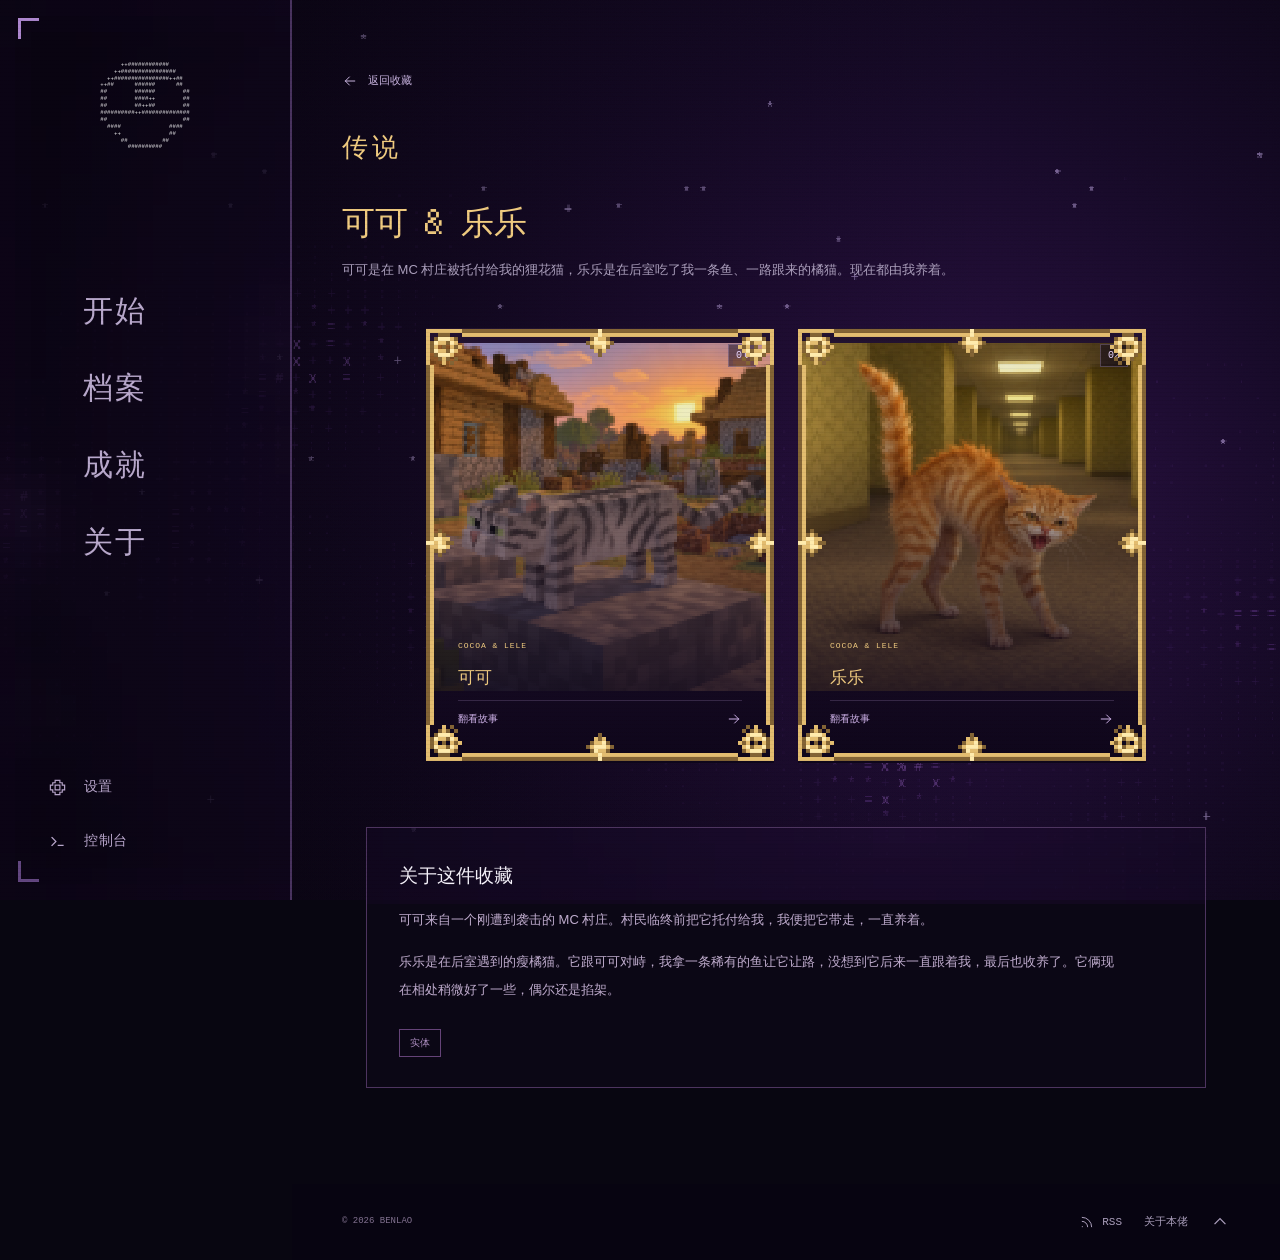
<file: works/cocoa-and-lele/index.html>
<!DOCTYPE html><html lang="zh-CN" data-motion="full" data-language="zh"><head><meta name="astro-view-transitions-enabled" content="true"><meta name="astro-view-transitions-fallback" content="swap"><script type="module" src="/_astro/ClientRouter.astro_astro_type_script_index_0_lang.C2j_ZdXg.js"></script><meta charset="UTF-8"><meta name="viewport" content="width=device-width, initial-scale=1"><meta name="theme-color" content="#09080d"><title>可可 &amp; 乐乐 · 本佬</title><meta name="description" content="可可是在 MC 村庄被托付给我的狸花猫，乐乐是在后室吃了我一条鱼、一路跟来的橘猫。现在都由我养着。"><meta name="author" content="本佬"><link rel="canonical" href="https://benla0.github.io/works/cocoa-and-lele/"><meta property="og:title" content="可可 &amp; 乐乐 · 本佬"><meta property="og:description" content="可可是在 MC 村庄被托付给我的狸花猫，乐乐是在后室吃了我一条鱼、一路跟来的橘猫。现在都由我养着。"><meta property="og:type" content="website"><meta property="og:url" content="https://benla0.github.io/works/cocoa-and-lele/"><meta property="og:image" content="https://benla0.github.io/images/social-card.png"><meta name="twitter:card" content="summary_large_image"><link rel="icon" type="image/svg+xml" href="/favicon.svg"><link rel="alternate" type="application/rss+xml" title="本佬 BENLAO" href="/rss.xml"><link rel="sitemap" href="/sitemap-index.xml"><link rel="preload" href="/fonts/benlao-pixel.b07589f7346e.woff2" as="font" type="font/woff2" crossorigin><script>(function(){const pageTitle = "可可 & 乐乐 · 本佬";
const englishTitle = "Cocoa & Lele · BENLAO";

      const root = document.documentElement;
      root.dataset.js = 'true';
      root.dataset.initialLoad ||= 'loading';
      try {
        const choice = localStorage.getItem('benlao-motion');
        root.dataset.motion = choice === 'reduced' || (!choice && matchMedia('(prefers-reduced-motion: reduce)').matches) ? 'reduced' : 'full';
        root.dataset.language = localStorage.getItem('benlao-language') === 'en' ? 'en' : 'zh';
        const quality = localStorage.getItem('benlao-quality');
        root.dataset.quality = quality === 'high' || quality === 'low' ? quality : 'auto';
      } catch { root.dataset.motion = matchMedia('(prefers-reduced-motion: reduce)').matches ? 'reduced' : 'full'; }
      root.lang = root.dataset.language === 'en' ? 'en' : 'zh-CN';
      document.title = root.dataset.language === 'en' ? englishTitle : pageTitle;
    })();</script><link rel="stylesheet" href="/_astro/BaseLayout.BYTqUSwI.css"><link rel="stylesheet" href="/_astro/_id_.CDtIj65E.css"></head><body id="top" data-title-zh="可可 &amp; 乐乐 · 本佬" data-title-en="Cocoa &amp; Lele · BENLAO" data-blog-api="https://blog-api.benlao.top" data-turnstile-key data-friendlink-verification-provider="self-hosted"><div class="void-loader" data-void-loader role="status" aria-label="正在加载网站" data-aria-en="Loading website" aria-live="polite" data-no-text-decode><pre class="void-loader-fallback" aria-hidden="true">        :|:        
       &lt;#|#&gt;       
      /##|##\      
       &lt;#|#&gt;       
        :|:        </pre><canvas data-void-canvas aria-hidden="true"></canvas><div class="void-loader-status"><p><span data-ui-text><span data-language-text="zh">正在穿过虚空</span><span data-language-text="en" lang="en">CROSSING THE VOID</span></span> <span data-void-percent aria-hidden="true">0%</span></p><span class="void-loader-meter" aria-hidden="true"><i></i></span><button type="button" class="void-loader-skip" data-void-skip hidden><span data-ui-text><span data-language-text="zh">直接进入网站</span><span data-language-text="en" lang="en">ENTER WEBSITE</span></span></button></div></div><script>
  // A failed loader module must never leave the document covered forever.
  window.setTimeout(() => {
    const loader = document.querySelector('[data-void-loader]');
    if (loader && !loader.hasAttribute('data-loader-mounted')) {
      document.documentElement.dataset.initialLoad = 'complete';
      loader.remove();
    }
  }, 15000);
</script><script type="module" src="/_astro/VoidLoader.astro_astro_type_script_index_0_lang.DA_737BB.js"></script><div class="game-background" data-game-background data-background-state="static" aria-hidden="true"><svg class="nebula-fallback" viewBox="0 0 1024 640" preserveAspectRatio="xMidYMid slice"><defs><radialGradient id="nebula-ink" gradientUnits="userSpaceOnUse" cx="604.16" cy="345.6" r="665.6" fx="747.52" fy="403.2"><stop stop-color="#2d1246"></stop><stop offset=".5" stop-color="#160a27"></stop><stop offset="1" stop-color="#07040e"></stop></radialGradient></defs><path fill="url(#nebula-ink)" d="M0 0h1024v640H0z"></path><g font-family="Consolas,monospace" font-size="10" dominant-baseline="text-before-edge"><text x="972.3 312.5 13.0 13.2 601.4 205.8 949.8 241.9 805.9 398.0 542.0 554.0 830.0 86.0 218.0 458.0 494.0 818.0 649.9 661.7 409.4 565.4 613.4 529.0 252.8 336.8 923.5 275.3 347.3 671.3 383.0 815.0 154.8 1018.8 370.3 550.2 838.2 238.1 130.0 382.1 1006.7 203.7 911.9 348.2" y="12 24 48 60 72 108 108 120 120 132 132 132 132 144 144 144 144 144 168 192 216 216 216 240 252 252 312 324 324 324 336 336 348 348 384 396 396 408 420 468 516 564 576 588" fill="#dac0ff" opacity="0.625">***+***********+***+*****+********+**+**+++*</text><text x="853.9 338.0 374.0 302.0 314.0 338.0 374.0 302.0 314.0 326.0 338.0 362.0 181.9 265.9 277.9 289.9 349.9 373.9 133.9 181.9 193.9 205.9 253.9 301.9 109.7 157.7 241.7 277.7 349.7 121.6 205.6 229.6 253.6 361.6 97.4 169.4 349.4 361.4 97.2 1021.2 193.0 349.0 445.0 457.0 493.0 709.0 997.0 1009.0 72.8 96.8 384.8 396.8 408.8 432.8 456.8 516.8 912.8 924.8 936.8 1020.8 72.6 156.6 180.6 504.6 516.6 936.6 984.6 84.3 156.3 180.3 192.3 384.3 540.3 852.3 924.3 948.3 336.0 384.0 516.0 540.0 840.0 912.0 960.0 23.8 35.8 347.8 527.8 539.8 575.8 599.8 611.8 719.8 935.8 -0.5 323.5 359.5 587.5 839.5 935.5 299.3 551.3 647.3 791.3 803.3 863.3 911.3 923.3 155.0 263.0 515.0 623.0 647.0 803.0 827.0 875.0 887.0 947.0 250.8 358.8 514.8 646.8 658.8 754.8 922.8 994.8 286.6 358.6 514.6 526.6 646.6 898.6 994.6 286.4 490.4 658.4 718.4 730.4 946.4 958.4 982.4 298.3 478.3 646.3 670.3 718.3 922.3 934.3 994.3 310.2 574.2 682.2 898.2 298.1 538.1 574.1 586.1 598.1 622.1 634.1 682.1 874.1 886.1 262.0 562.0 610.0 670.0 694.0 850.0 874.0 1018.0 70.0 82.0 250.0 286.0 538.0 586.0 598.0 682.0 82.0 94.0 214.0 226.0 286.0 310.0 586.0 634.0 670.0 70.1 130.1 310.1 622.1 634.1 646.1 826.1 850.1 874.1 1018.1 70.1 106.1 118.1 298.1 802.1 838.1 70.2 82.2 106.2 322.2 406.2 478.2 994.2 58.4 70.4 118.4 322.4 334.4 454.4 874.4 46.5 70.5 82.5 94.5 130.5 478.5 778.5 874.5 82.7 94.7 502.7 886.7 10.9 94.9 118.9 490.9 586.9 826.9 850.9 958.9 23.2 47.2 107.2 503.2 515.2 599.2 803.2 815.2 827.2 863.2 59.4 95.4 539.4 539.7 551.7 563.7 755.7 791.7 815.7 923.7 755.9 803.9 744.2 804.2 720.4 780.4 804.4 696.7 792.7 852.7 648.9 660.9 864.9 601.1 649.1 661.1 805.1 817.1 841.1 853.1" y="120 132 132 144 144 144 144 156 156 156 156 156 168 168 168 168 168 168 180 180 180 180 180 180 192 192 192 192 192 204 204 204 204 204 216 216 216 216 228 228 240 240 240 240 240 240 240 240 252 252 252 252 252 252 252 252 252 252 252 252 264 264 264 264 264 264 264 276 276 276 276 276 276 276 276 276 288 288 288 288 288 288 288 300 300 300 300 300 300 300 300 300 300 312 312 312 312 312 312 324 324 324 324 324 324 324 324 336 336 336 336 336 336 336 336 336 336 348 348 348 348 348 348 348 348 360 360 360 360 360 360 360 372 372 372 372 372 372 372 372 384 384 384 384 384 384 384 384 396 396 396 396 408 408 408 408 408 408 408 408 408 408 420 420 420 420 420 420 420 420 432 432 432 432 432 432 432 432 444 444 444 444 444 444 444 444 444 456 456 456 456 456 456 456 456 456 456 468 468 468 468 468 468 480 480 480 480 480 480 480 492 492 492 492 492 492 492 504 504 504 504 504 504 504 504 516 516 516 516 528 528 528 528 528 528 528 528 540 540 540 540 540 540 540 540 540 540 552 552 552 564 564 564 564 564 564 564 576 576 588 588 600 600 600 612 612 612 624 624 624 636 636 636 636 636 636 636" fill="#4e2b75" opacity="0.1875">.....................................................................................................................................................................................................................................................................................</text><text x="350.0 350.0 301.9 313.9 325.9 145.9 265.9 277.9 313.9 325.9 337.9 133.7 145.7 169.7 181.7 253.7 265.7 289.7 301.7 313.7 325.7 337.7 133.6 145.6 157.6 169.6 181.6 193.6 217.6 241.6 301.6 325.6 337.6 349.6 121.4 181.4 193.4 205.4 229.4 241.4 253.4 265.4 325.4 85.2 109.2 145.2 157.2 181.2 193.2 205.2 217.2 253.2 349.2 97.0 109.0 121.0 133.0 145.0 157.0 169.0 181.0 205.0 229.0 313.0 361.0 1021.0 108.8 120.8 132.8 144.8 156.8 168.8 180.8 192.8 204.8 228.8 348.8 372.8 420.8 444.8 468.8 480.8 504.8 984.8 996.8 1008.8 84.6 96.6 144.6 168.6 192.6 204.6 348.6 360.6 372.6 384.6 396.6 408.6 420.6 468.6 492.6 876.6 996.6 1008.6 72.3 96.3 120.3 132.3 144.3 168.3 204.3 336.3 348.3 372.3 396.3 492.3 504.3 516.3 528.3 888.3 912.3 972.3 984.3 996.3 48.0 60.0 72.0 108.0 120.0 132.0 144.0 156.0 168.0 180.0 192.0 204.0 216.0 324.0 348.0 360.0 372.0 396.0 408.0 504.0 864.0 876.0 900.0 972.0 984.0 47.8 83.8 95.8 119.8 131.8 143.8 155.8 167.8 179.8 191.8 203.8 311.8 323.8 335.8 359.8 371.8 383.8 491.8 851.8 863.8 875.8 887.8 947.8 959.8 971.8 1019.8 23.5 35.5 59.5 83.5 119.5 143.5 155.5 167.5 179.5 203.5 275.5 287.5 299.5 371.5 383.5 527.5 539.5 551.5 575.5 599.5 611.5 623.5 863.5 875.5 959.5 971.5 983.5 -0.7 11.3 23.3 155.3 239.3 251.3 263.3 287.3 371.3 503.3 515.3 527.3 539.3 563.3 575.3 587.3 599.3 611.3 623.3 827.3 839.3 851.3 875.3 887.3 947.3 959.3 971.3 983.3 995.3 11.0 131.0 143.0 191.0 203.0 239.0 251.0 371.0 503.0 527.0 539.0 551.0 575.0 611.0 635.0 779.0 791.0 839.0 851.0 863.0 959.0 971.0 983.0 1007.0 130.8 214.8 226.8 370.8 502.8 526.8 538.8 586.8 598.8 610.8 634.8 778.8 790.8 802.8 826.8 838.8 850.8 862.8 946.8 958.8 970.8 982.8 1006.8 130.6 142.6 166.6 250.6 262.6 274.6 490.6 502.6 538.6 610.6 622.6 634.6 742.6 754.6 778.6 790.6 802.6 826.6 838.6 850.6 862.6 874.6 958.6 970.6 1006.6 1018.6 -1.6 106.4 154.4 202.4 250.4 262.4 274.4 346.4 358.4 370.4 466.4 502.4 514.4 526.4 622.4 634.4 646.4 670.4 742.4 754.4 826.4 850.4 862.4 874.4 898.4 922.4 934.4 970.4 1018.4 -1.7 94.3 118.3 142.3 250.3 262.3 274.3 286.3 334.3 346.3 358.3 454.3 502.3 514.3 526.3 538.3 550.3 574.3 586.3 598.3 610.3 622.3 634.3 658.3 730.3 742.3 838.3 850.3 874.3 886.3 898.3 910.3 946.3 958.3 970.3 1006.3 1018.3 106.2 118.2 130.2 154.2 238.2 250.2 262.2 274.2 334.2 466.2 478.2 490.2 502.2 514.2 526.2 538.2 562.2 586.2 598.2 610.2 622.2 634.2 646.2 658.2 706.2 718.2 730.2 742.2 862.2 874.2 886.2 910.2 922.2 958.2 970.2 1006.2 1018.2 82.1 94.1 106.1 118.1 226.1 250.1 322.1 334.1 442.1 454.1 466.1 478.1 490.1 502.1 514.1 526.1 550.1 562.1 610.1 646.1 694.1 706.1 838.1 850.1 862.1 922.1 970.1 982.1 994.1 1018.1 58.0 70.0 82.0 94.0 106.0 118.0 142.0 166.0 190.0 202.0 226.0 238.0 250.0 322.0 430.0 442.0 454.0 466.0 490.0 514.0 526.0 538.0 550.0 634.0 682.0 706.0 838.0 862.0 886.0 1006.0 106.0 118.0 130.0 142.0 154.0 166.0 178.0 190.0 214.0 226.0 238.0 298.0 322.0 334.0 442.0 454.0 466.0 478.0 490.0 502.0 514.0 526.0 550.0 574.0 622.0 634.0 646.0 658.0 694.0 706.0 718.0 826.0 838.0 850.0 862.0 874.0 898.0 46.0 58.0 70.0 118.0 130.0 142.0 166.0 178.0 298.0 322.0 382.0 418.0 442.0 466.0 478.0 490.0 514.0 538.0 562.0 574.0 622.0 658.0 682.0 694.0 802.0 814.0 838.0 850.0 862.0 874.0 922.0 970.0 994.0 1006.0 1018.0 46.1 58.1 94.1 106.1 322.1 406.1 418.1 430.1 442.1 454.1 466.1 478.1 490.1 514.1 550.1 574.1 586.1 598.1 610.1 658.1 670.1 682.1 694.1 790.1 802.1 814.1 838.1 862.1 898.1 982.1 1006.1 34.1 46.1 322.1 334.1 358.1 370.1 394.1 406.1 418.1 430.1 442.1 454.1 466.1 478.1 502.1 514.1 550.1 610.1 622.1 634.1 646.1 658.1 670.1 814.1 826.1 850.1 874.1 886.1 898.1 922.1 934.1 958.1 982.1 994.1 1006.1 34.2 46.2 58.2 94.2 334.2 346.2 358.2 370.2 382.2 394.2 418.2 454.2 490.2 502.2 586.2 598.2 610.2 622.2 634.2 646.2 754.2 790.2 802.2 886.2 910.2 958.2 970.2 982.2 22.4 34.4 82.4 94.4 106.4 358.4 370.4 466.4 478.4 502.4 526.4 574.4 598.4 622.4 634.4 790.4 886.4 910.4 922.4 946.4 958.4 970.4 994.4 22.5 34.5 106.5 490.5 502.5 586.5 610.5 622.5 790.5 922.5 934.5 946.5 958.5 10.7 34.7 70.7 106.7 118.7 490.7 514.7 562.7 586.7 598.7 610.7 622.7 634.7 766.7 778.7 790.7 898.7 910.7 922.7 934.7 946.7 958.7 34.9 58.9 70.9 82.9 514.9 526.9 538.9 550.9 562.9 574.9 598.9 610.9 622.9 634.9 778.9 862.9 874.9 886.9 898.9 910.9 922.9 934.9 -0.8 527.2 539.2 551.2 563.2 575.2 587.2 611.2 635.2 755.2 767.2 779.2 839.2 851.2 875.2 887.2 899.2 911.2 923.2 935.2 527.4 599.4 611.4 767.4 779.4 803.4 815.4 827.4 839.4 875.4 899.4 923.4 611.7 623.7 647.7 731.7 743.7 767.7 803.7 827.7 887.7 899.7 911.7 659.9 707.9 731.9 743.9 767.9 791.9 815.9 875.9 899.9 923.9 624.2 636.2 660.2 672.2 696.2 708.2 720.2 732.2 792.2 852.2 876.2 900.2 912.2 612.4 624.4 636.4 648.4 660.4 672.4 684.4 816.4 840.4 876.4 888.4 900.4 612.7 624.7 636.7 648.7 660.7 684.7 804.7 816.7 828.7 840.7 864.7 876.7 888.7 612.9 624.9 636.9 804.9 816.9 828.9 840.9 852.9 876.9 888.9 637.1" y="144 156 168 168 168 180 180 180 180 180 180 192 192 192 192 192 192 192 192 192 192 192 204 204 204 204 204 204 204 204 204 204 204 204 216 216 216 216 216 216 216 216 216 228 228 228 228 228 228 228 228 228 228 240 240 240 240 240 240 240 240 240 240 240 240 240 252 252 252 252 252 252 252 252 252 252 252 252 252 252 252 252 252 252 252 252 264 264 264 264 264 264 264 264 264 264 264 264 264 264 264 264 264 264 276 276 276 276 276 276 276 276 276 276 276 276 276 276 276 276 276 276 276 276 288 288 288 288 288 288 288 288 288 288 288 288 288 288 288 288 288 288 288 288 288 288 288 288 288 300 300 300 300 300 300 300 300 300 300 300 300 300 300 300 300 300 300 300 300 300 300 300 300 300 300 312 312 312 312 312 312 312 312 312 312 312 312 312 312 312 312 312 312 312 312 312 312 312 312 312 312 312 324 324 324 324 324 324 324 324 324 324 324 324 324 324 324 324 324 324 324 324 324 324 324 324 324 324 324 324 324 336 336 336 336 336 336 336 336 336 336 336 336 336 336 336 336 336 336 336 336 336 336 336 336 348 348 348 348 348 348 348 348 348 348 348 348 348 348 348 348 348 348 348 348 348 348 348 360 360 360 360 360 360 360 360 360 360 360 360 360 360 360 360 360 360 360 360 360 360 360 360 360 360 372 372 372 372 372 372 372 372 372 372 372 372 372 372 372 372 372 372 372 372 372 372 372 372 372 372 372 372 372 384 384 384 384 384 384 384 384 384 384 384 384 384 384 384 384 384 384 384 384 384 384 384 384 384 384 384 384 384 384 384 384 384 384 384 384 384 396 396 396 396 396 396 396 396 396 396 396 396 396 396 396 396 396 396 396 396 396 396 396 396 396 396 396 396 396 396 396 396 396 396 396 396 396 408 408 408 408 408 408 408 408 408 408 408 408 408 408 408 408 408 408 408 408 408 408 408 408 408 408 408 408 408 408 420 420 420 420 420 420 420 420 420 420 420 420 420 420 420 420 420 420 420 420 420 420 420 420 420 420 420 420 420 420 432 432 432 432 432 432 432 432 432 432 432 432 432 432 432 432 432 432 432 432 432 432 432 432 432 432 432 432 432 432 432 432 432 432 432 432 432 444 444 444 444 444 444 444 444 444 444 444 444 444 444 444 444 444 444 444 444 444 444 444 444 444 444 444 444 444 444 444 444 444 444 444 456 456 456 456 456 456 456 456 456 456 456 456 456 456 456 456 456 456 456 456 456 456 456 456 456 456 456 456 456 456 456 468 468 468 468 468 468 468 468 468 468 468 468 468 468 468 468 468 468 468 468 468 468 468 468 468 468 468 468 468 468 468 468 468 468 468 480 480 480 480 480 480 480 480 480 480 480 480 480 480 480 480 480 480 480 480 480 480 480 480 480 480 480 480 492 492 492 492 492 492 492 492 492 492 492 492 492 492 492 492 492 492 492 492 492 492 492 504 504 504 504 504 504 504 504 504 504 504 504 504 516 516 516 516 516 516 516 516 516 516 516 516 516 516 516 516 516 516 516 516 516 516 528 528 528 528 528 528 528 528 528 528 528 528 528 528 528 528 528 528 528 528 528 528 540 540 540 540 540 540 540 540 540 540 540 540 540 540 540 540 540 540 540 540 552 552 552 552 552 552 552 552 552 552 552 552 564 564 564 564 564 564 564 564 564 564 564 576 576 576 576 576 576 576 576 576 576 588 588 588 588 588 588 588 588 588 588 588 588 588 600 600 600 600 600 600 600 600 600 600 600 600 612 612 612 612 612 612 612 612 612 612 612 612 612 624 624 624 624 624 624 624 624 624 624 636" fill="#4e2b75" opacity="0.25">...:...:::...:...:.:::..::.:..::::.::..::::.::...:.::..:::...:::..::::::..:::..:::......:.:::....::::..:...::.....:.::.....:..:::::...:::.:....:....::..::.:::.:.:..:::......::.:::::..:::::.::........:....:::::..:::.::..........::.:::::::::....::......::::.:.::..::.:.::.:::..::.:.:...::.....::.::.:......:.::.:..:::::.::....:::......:::..:..:..:..::..::.::.::::.....:...::::.:..::....:.::..:.:...:::.::::::..::.:.:.:::..........::...::.:.........::..::::...::...:..::.:::::.:....::..:...:.:.....:::::...:::........::....::.:..:::...:.:::......:.::..:::.:...:...::.....:.:::..::::.....:::.::.:.....:.:::.:........:.....::::.:::..:.::::........:::..:..:.:...:..:.::..::.::.....:::.::.:..::.:......:.:.:::.:::.:.::..::.::...::...:..:.:....:...::::..::::...:..:::...::..::...:...:::........:.......:....:..:........:...</text><text x="265.6 277.6 313.6 133.4 145.4 157.4 289.4 301.4 313.4 337.4 121.2 133.2 169.2 229.2 241.2 301.2 337.2 217.0 241.0 253.0 337.0 216.8 312.8 108.6 120.6 132.6 216.6 288.6 312.6 336.6 432.6 444.6 456.6 480.6 1020.6 108.3 252.3 288.3 300.3 312.3 408.3 420.3 444.3 456.3 1008.3 1020.3 84.0 96.0 252.0 288.0 300.0 312.0 432.0 996.0 59.8 71.8 107.8 239.8 251.8 275.8 299.8 395.8 419.8 431.8 479.8 503.8 515.8 983.8 1007.8 47.5 95.5 131.5 191.5 215.5 239.5 251.5 263.5 407.5 419.5 467.5 503.5 515.5 35.3 71.3 107.3 119.3 131.3 167.3 179.3 191.3 215.3 383.3 1019.3 -1.0 23.0 47.0 59.0 95.0 107.0 119.0 167.0 179.0 215.0 227.0 407.0 563.0 587.0 599.0 995.0 1019.0 -1.2 58.8 106.8 118.8 142.8 166.8 238.8 382.8 394.8 466.8 550.8 562.8 574.8 622.8 814.8 -1.4 94.6 118.6 154.6 238.6 370.6 382.6 394.6 454.6 466.6 478.6 550.6 586.6 598.6 766.6 814.6 118.4 130.4 142.4 166.4 226.4 238.4 382.4 430.4 454.4 478.4 538.4 550.4 562.4 586.4 598.4 610.4 766.4 778.4 790.4 802.4 838.4 70.3 106.3 130.3 154.3 166.3 202.3 214.3 238.3 382.3 406.3 418.3 466.3 562.3 778.3 790.3 814.3 826.3 -1.8 94.2 178.2 358.2 382.2 430.2 442.2 454.2 778.2 826.2 850.2 934.2 946.2 982.2 994.2 34.1 70.1 130.1 142.1 166.1 190.1 214.1 346.1 430.1 718.1 766.1 802.1 826.1 898.1 910.1 934.1 946.1 958.1 1006.1 10.0 154.0 178.0 214.0 334.0 346.0 358.0 382.0 394.0 718.0 742.0 754.0 778.0 898.0 910.0 922.0 970.0 982.0 994.0 -2.0 34.0 46.0 58.0 358.0 382.0 406.0 430.0 730.0 802.0 814.0 886.0 922.0 970.0 994.0 1006.0 1018.0 22.0 34.0 334.0 370.0 430.0 502.0 526.0 550.0 706.0 790.0 826.0 886.0 898.0 946.0 958.0 982.0 34.1 334.1 346.1 358.1 382.1 502.1 526.1 562.1 706.1 718.1 730.1 766.1 778.1 886.1 910.1 922.1 946.1 994.1 -1.9 10.1 22.1 346.1 490.1 526.1 538.1 574.1 586.1 598.1 682.1 706.1 718.1 790.1 910.1 946.1 -1.8 22.2 562.2 658.2 682.2 694.2 718.2 766.2 778.2 898.2 922.2 -1.6 490.4 514.4 610.4 646.4 670.4 766.4 778.4 934.4 10.5 526.5 538.5 550.5 562.5 574.5 598.5 634.5 646.5 670.5 766.5 526.7 538.7 550.7 574.7 646.7 730.7 -1.1 658.9 766.9 623.2 731.2 623.4 683.4 707.4 755.4 851.4 863.4 887.4 911.4 659.7 695.7 719.7 839.7 851.7 863.7 875.7 623.9 635.9 647.9 671.9 719.9 827.9 839.9 863.9 887.9 648.2 684.2 816.2 828.2 840.2 864.2 888.2 828.4 852.4 864.4" y="204 204 204 216 216 216 216 216 216 216 228 228 228 228 228 228 228 240 240 240 240 252 252 264 264 264 264 264 264 264 264 264 264 264 264 276 276 276 276 276 276 276 276 276 276 276 288 288 288 288 288 288 288 288 300 300 300 300 300 300 300 300 300 300 300 300 300 300 300 312 312 312 312 312 312 312 312 312 312 312 312 312 324 324 324 324 324 324 324 324 324 324 324 336 336 336 336 336 336 336 336 336 336 336 336 336 336 336 336 336 348 348 348 348 348 348 348 348 348 348 348 348 348 348 348 360 360 360 360 360 360 360 360 360 360 360 360 360 360 360 360 372 372 372 372 372 372 372 372 372 372 372 372 372 372 372 372 372 372 372 372 372 384 384 384 384 384 384 384 384 384 384 384 384 384 384 384 384 384 396 396 396 396 396 396 396 396 396 396 396 396 396 396 396 408 408 408 408 408 408 408 408 408 408 408 408 408 408 408 408 408 408 408 420 420 420 420 420 420 420 420 420 420 420 420 420 420 420 420 420 420 420 432 432 432 432 432 432 432 432 432 432 432 432 432 432 432 432 432 444 444 444 444 444 444 444 444 444 444 444 444 444 444 444 444 456 456 456 456 456 456 456 456 456 456 456 456 456 456 456 456 456 456 468 468 468 468 468 468 468 468 468 468 468 468 468 468 468 468 480 480 480 480 480 480 480 480 480 480 480 492 492 492 492 492 492 492 492 492 504 504 504 504 504 504 504 504 504 504 504 516 516 516 516 516 516 528 528 528 540 540 552 552 552 552 552 552 552 552 564 564 564 564 564 564 564 576 576 576 576 576 576 576 576 576 588 588 588 588 588 588 588 600 600 600" fill="#4e2b75" opacity="0.3125">+:::::+++::::::++:++:::::::::::++:+::::::+::+:::++:++::+:++::+:::+::++::::++++:+:::+::::++++::+++::++++++::::::++::::++::+:::+:::++++++:::+:+::+:+++++:::++:+++:+:::++::::+++::::+:+:++::++++:::::++::::::++++:::+:+::+:::++::::::++::::+:+:++:+::::++:::::::::::++:+::::::++:::++::++++++:+:+::+::++:::++:::+:++::+::::+::++::::+::::++++::+:++:+::::+::++::+++:::+:+::::+::::::::::::</text><text x="289.6 265.2 325.2 277.0 301.0 276.8 288.8 228.6 264.6 324.6 216.3 276.3 324.3 468.3 480.3 264.0 468.0 492.0 1008.0 215.8 263.8 287.8 995.8 71.5 107.5 227.5 491.5 995.5 1019.5 95.3 203.3 227.3 395.3 1007.3 395.0 419.0 443.0 491.0 178.8 490.8 46.6 106.6 562.6 574.6 214.4 394.4 574.4 814.4 10.3 82.3 442.3 754.3 766.3 802.3 70.2 82.2 142.2 214.2 226.2 346.2 370.2 394.2 418.2 -1.9 154.1 178.1 202.1 394.1 730.1 370.0 766.0 826.0 946.0 958.0 22.0 418.0 982.0 10.0 346.0 394.0 718.0 730.0 742.0 910.0 370.1 394.1 538.1 754.1 970.1 562.1 694.1 754.1 778.1 970.1 514.2 538.2 550.2 670.2 934.2 946.2 586.4 694.4 742.4 754.4 -1.5 514.5 658.5 730.5 754.5 -1.3 754.7 682.9 742.9 635.4 743.4 635.7 695.9 851.9" y="204 228 228 240 240 252 252 264 264 264 276 276 276 276 276 288 288 288 288 300 300 300 300 312 312 312 312 312 312 324 324 324 324 324 336 336 336 336 348 348 360 360 360 360 372 372 372 372 384 384 384 384 384 384 396 396 396 396 396 396 396 396 396 408 408 408 408 408 408 420 420 420 420 420 432 432 432 444 444 444 444 444 444 444 456 456 456 456 456 468 468 468 468 468 480 480 480 480 480 480 492 492 492 492 504 504 504 504 504 516 516 528 528 552 552 564 576 576" fill="#4e2b75" opacity="0.375">++++++++++++++++++++++++++++++++++++++++++++++++++++++++++++++++++++++++++++++++++++++++++++++++++++++++++++++++++++++</text><text x="277.4 277.2 313.2 240.8 228.3 228.0 420.0 480.0 1020.0 227.8 407.8 455.8 431.5 1007.5 467.3 35.0 71.0 467.0 479.0 22.8 454.8 22.6 58.6 178.6 190.6 214.6 442.6 10.4 82.4 178.4 22.3 190.3 430.3 166.2 754.2 814.2 10.1 22.1 46.1 358.1 370.1 418.1 742.1 754.1 22.0 34.0 418.0 802.0 814.0 10.0 370.0 778.0 910.0 934.0 754.0 766.0 778.0 22.1 742.1 934.1 958.1 10.2 574.2 706.2 730.2 538.4 550.4 562.4 682.5 742.5 682.7 718.7 646.9 730.9 659.2 671.2 647.4 659.4 707.7 683.9" y="216 228 228 252 276 288 288 288 288 300 300 300 312 312 324 336 336 336 336 348 348 360 360 360 360 360 360 372 372 372 384 384 384 396 396 396 408 408 408 408 408 408 408 408 420 420 420 420 420 432 432 432 432 432 444 444 444 456 456 456 456 480 480 480 480 492 492 492 504 504 516 516 528 528 540 540 552 552 564 576" fill="#824ab4" opacity="0.4375">*****=*********=***=**==*****=**=***=*=**===**=*=****===**=*==*******=*****=****</text><text x="289.2 289.0 240.6 300.6 240.3 444.0 443.5 479.5 455.3 455.0 34.6 82.6 70.4 418.4 442.4 34.3 58.3 178.3 394.3 10.2 802.2 382.1 406.1 778.1 -2.0 406.0 394.0 766.0 790.0 946.0 958.0 -1.9 10.1 742.2 718.5 658.7 719.2 671.7" y="228 240 264 264 276 288 312 312 324 336 360 360 372 372 372 384 384 384 384 396 396 408 408 408 420 420 432 432 432 432 432 456 456 480 504 516 540 564" fill="#824ab4" opacity="0.5">======================================</text><text x="265.0 264.8 276.6 467.8 419.3 431.0 418.8 430.8 442.8 70.6 430.6 22.4 46.3 22.2 790.1 742.0 -2.0 682.4 706.4 718.4 670.7 670.9 718.9 683.2 695.4 719.4 683.7" y="240 252 264 300 324 336 348 348 348 360 360 372 384 396 408 432 444 492 492 492 516 528 528 540 552 552 564" fill="#ac6edd" opacity="0.5625">xxxxxxxxxxxx#xxxxx#xxxxxxxx</text><text x="325.0 324.8 264.3 432.3 240.0 276.0 456.0 443.8 395.5 47.3 59.3 83.3 407.3 443.3 479.3 491.3 83.0 10.8 82.8 94.8 190.8 202.8 406.8 478.8 10.6 202.6 226.6 418.6 34.4 58.4 94.4 190.4 406.4 226.3 34.2 46.2 58.2 190.2 202.2 406.2 766.2 790.2 58.1 814.1 46.0 730.0 934.0 346.0 358.0 406.0 934.0 742.1 766.1 526.2 10.4 658.4 742.7 754.9 647.2 743.2 671.4 731.4" y="240 252 276 276 288 288 288 300 312 324 324 324 324 324 324 324 336 348 348 348 348 348 348 348 360 360 360 360 372 372 372 372 372 384 396 396 396 396 396 396 396 396 408 408 420 420 420 432 444 444 444 468 468 480 492 492 516 528 540 540 552 552" fill="#824ab4" opacity="0.375">**************************************************************</text><text x="300.8 431.3 34.8 406.6 46.4 790.0 754.0 730.1 730.4" y="252 324 348 360 372 420 432 468 492" fill="#ac6edd" opacity="0.5">xxxxxxxxx</text><text x="252.6 455.5 46.8 70.8 694.5 706.5 706.7 706.9 707.2" y="264 312 348 348 504 504 516 528 540" fill="#ac6edd" opacity="0.625">#########</text><text x="694.7 694.9 695.2" y="516 528 540" fill="#ac6edd" opacity="0.6875">%@%</text></g></svg><canvas data-nebula-canvas></canvas><div class="site-glitch-overlay" data-glitch-background data-glitch-state="disabled" data-glitch-active="false" aria-hidden="true"><canvas class="site-glitch-canvas" data-glitch-canvas></canvas></div><script type="module" src="/_astro/GlitchBackground.astro_astro_type_script_index_0_lang.DGTf3bj2.js"></script></div><script type="module" src="/_astro/GameBackground.astro_astro_type_script_index_0_lang.B1zMoQFI.js"></script><a class="skip-link" href="#main"><span data-ui-text><span data-language-text="zh">跳到主要内容</span><span data-language-text="en" lang="en">Skip to content</span></span></a><header class="site-header" data-game-menu data-menu-phase="idle"><div class="header-inner"><div class="menu-brand-row"><button type="button" class="brand mask-pet" aria-label="戳一下面具" data-i18n-label="mask.pet" data-mask-pet data-mood="calm" data-anger="0"><span class="ascii-mask-mark brand-ascii" style="--ascii-mask-size:124px" data-ascii-mask data-ascii-mask-state="static" aria-hidden="true"><svg class="ascii-mask-svg" data-ascii-mask-frame viewBox="0 0 216 216" preserveAspectRatio="xMidYMid meet" aria-hidden="true" focusable="false"><text xml:space="preserve" fill="currentColor" font-family="Courier New, monospace" font-size="10"><tspan x="6" y="14">                                  </tspan><tspan x="6" y="26">                                  </tspan><tspan x="6" y="38">          ############++          </tspan><tspan x="6" y="50">        ############++####        </tspan><tspan x="6" y="62">      ############++########      </tspan><tspan x="6" y="74">    ####      ##++##      ##      </tspan><tspan x="6" y="86">    ##        ++####        ##    </tspan><tspan x="6" y="98">    ##        ######        ##    </tspan><tspan x="6" y="110">    ##        ######        ++    </tspan><tspan x="6" y="122">    ####++################++##    </tspan><tspan x="6" y="134">    ##                      ##    </tspan><tspan x="6" y="146">      ####              ####      </tspan><tspan x="6" y="158">        ##              ##        </tspan><tspan x="6" y="170">          ##          ##          </tspan><tspan x="6" y="182">            ####++####            </tspan><tspan x="6" y="194">                                  </tspan><tspan x="6" y="206">                                  </tspan></text></svg></span></button><div class="mobile-actions"><button type="button" class="icon-button settings-trigger mobile-settings" aria-label="打开设置" data-i18n-label="settings.open" aria-controls="settings-dialog"><svg width="20" height="20" viewBox="0 0 24 24" fill="none" stroke="currentColor" stroke-width="1.5" stroke-linecap="square" stroke-linejoin="miter" aria-hidden="true"><path d="M9 3h6v3h3v3h3v6h-3v3h-3v3H9v-3H6v-3H3V9h3V6h3zM9 9h6v6H9z"></path></svg></button><button type="button" class="icon-button mobile-menu-toggle" aria-label="展开导航" data-i18n-label="nav.open" aria-controls="menu-panel" aria-expanded="false"><svg width="20" height="20" viewBox="0 0 24 24" fill="none" stroke="currentColor" stroke-width="1.5" stroke-linecap="square" stroke-linejoin="miter" aria-hidden="true"><path d="M4 7h16M4 12h16M4 17h16"></path></svg></button></div></div><div id="menu-panel" class="menu-panel"><nav id="main-nav" class="main-nav" aria-label="主导航" data-i18n-label="nav.main"><a href="/" aria-label="开始" data-i18n-label="nav.home" data-menu-item><span class="menu-selector" aria-hidden="true">▶</span><span class="menu-label"><span data-ui-text><span data-language-text="zh">开始</span><span data-language-text="en" lang="en">START</span></span></span></a><a href="/posts/" aria-label="档案" data-i18n-label="nav.posts" data-menu-item><span class="menu-selector" aria-hidden="true">▶</span><span class="menu-label"><span data-ui-text><span data-language-text="zh">档案</span><span data-language-text="en" lang="en">ARCHIVE</span></span></span></a><a href="/works/" aria-label="收藏" data-i18n-label="nav.works" data-menu-item aria-current="page"><span class="menu-selector" aria-hidden="true">▶</span><span class="menu-label"><span data-ui-text><span data-language-text="zh">收藏</span><span data-language-text="en" lang="en">COLLECTION</span></span></span></a><a href="/achievements/" aria-label="成就" data-i18n-label="nav.achievements" data-menu-item><span class="menu-selector" aria-hidden="true">▶</span><span class="menu-label"><span data-ui-text><span data-language-text="zh">成就</span><span data-language-text="en" lang="en">ACHIEVEMENTS</span></span></span></a><a href="/about/" aria-label="关于" data-i18n-label="nav.about" data-menu-item><span class="menu-selector" aria-hidden="true">▶</span><span class="menu-label"><span data-ui-text><span data-language-text="zh">关于</span><span data-language-text="en" lang="en">ABOUT</span></span></span></a></nav><div class="menu-bottom"><button type="button" class="settings-trigger menu-utility" aria-label="打开设置" data-i18n-label="settings.open" aria-controls="settings-dialog"><svg width="19" height="19" viewBox="0 0 24 24" fill="none" stroke="currentColor" stroke-width="1.5" stroke-linecap="square" stroke-linejoin="miter" aria-hidden="true"><path d="M9 3h6v3h3v3h3v6h-3v3h-3v3H9v-3H6v-3H3V9h3V6h3zM9 9h6v6H9z"></path></svg><span data-ui-text><span data-language-text="zh">设置</span><span data-language-text="en" lang="en">SETTINGS</span></span></button><button type="button" class="terminal-trigger menu-utility" aria-controls="terminal-dialog" aria-label="打开导航控制台" data-i18n-label="terminal.open"><svg width="19" height="19" viewBox="0 0 24 24" fill="none" stroke="currentColor" stroke-width="1.5" stroke-linecap="square" stroke-linejoin="miter" aria-hidden="true"><path d="m5 7 5 5-5 5m8 0h6"></path></svg><span data-ui-text><span data-language-text="zh">控制台</span><span data-language-text="en" lang="en">CONSOLE</span></span></button></div></div></div></header><button type="button" class="menu-scrim" aria-label="关闭导航" data-i18n-label="nav.dismiss" tabindex="-1" hidden></button><div class="game-screen" data-game-screen data-screen-phase="idle"><main id="main" tabindex="-1" data-page-path="/works/cocoa-and-lele/"><article class="container work-detail" data-rarity="legendary"><a class="work-detail-back text-link" href="/works/"><svg width="16" height="16" viewBox="0 0 24 24" fill="none" stroke="currentColor" stroke-width="1.5" stroke-linecap="square" stroke-linejoin="miter" aria-hidden="true"><path d="M5 12h14m-6-6 6 6-6 6"></path></svg><span data-ui-text><span data-language-text="zh">返回收藏</span><span data-language-text="en" lang="en">BACK TO COLLECTION</span></span></a><header class="work-detail-heading"><span class="rarity-label"><span data-ui-text><span data-language-text="zh">传说</span><span data-language-text="en" lang="en">LEGENDARY</span></span></span><h1><span data-ui-text><span data-language-text="zh">可可 &amp; 乐乐</span><span data-language-text="en" lang="en">Cocoa &amp; Lele</span></span></h1><p><span data-ui-text><span data-language-text="zh">可可是在 MC 村庄被托付给我的狸花猫，乐乐是在后室吃了我一条鱼、一路跟来的橘猫。现在都由我养着。</span><span data-language-text="en" lang="en">Cocoa is a tabby entrusted to me in a Minecraft village. Lele is a ginger cat that ate my fish and followed me out of the Backrooms. Both live with me now.</span></span></p></header><section class="work-detail-gallery" aria-label="收藏画廊" data-aria-en="Collection gallery"><div class="collection-gallery" data-collection-gallery tabindex="0" role="region" aria-label="横向收藏卡片" data-aria-en="Collection cards, scroll horizontally"><div class="collection-card-stage"><button type="button" class="collection-card" data-rarity="legendary" disabled data-card-trigger data-no-text-decode aria-haspopup="dialog" aria-label="翻看介绍：可可" data-aria-en="Flip for details: Cocoa" data-card-detail="{&quot;title&quot;:&quot;可可&quot;,&quot;titleEn&quot;:&quot;Cocoa&quot;,&quot;image&quot;:&quot;/images/entities/cocoa-gray-tabby.webp&quot;,&quot;description&quot;:&quot;村民在临终前把这只狸花猫交给了我。看在可爱的份上，带走并一直养着，名字叫可可。&quot;,&quot;descriptionEn&quot;:&quot;A dying villager entrusted this tabby to me. I brought the adorable cat along, named it Cocoa, and kept it.&quot;,&quot;href&quot;:&quot;/posts/cocoa-field-report/&quot;,&quot;rarity&quot;:&quot;legendary&quot;,&quot;label&quot;:&quot;COCOA &amp; LELE&quot;,&quot;index&quot;:&quot;01&quot;}"><span class="collection-card-surface"><span class="collection-card-image"><img src="/images/entities/cocoa-gray-tabby.webp" alt="" width="720" height="450" loading="eager" decoding="async"></span><span class="collection-card-number" aria-hidden="true">01</span><span class="collection-card-caption"><span class="mono">COCOA &amp; LELE</span><strong><span data-ui-text><span data-language-text="zh">可可</span><span data-language-text="en" lang="en">Cocoa</span></span></strong><span class="collection-card-hint"><span data-ui-text><span data-language-text="zh">翻看故事</span><span data-language-text="en" lang="en">FLIP TO EXPLORE</span></span><svg width="16" height="16" viewBox="0 0 24 24" fill="none" stroke="currentColor" stroke-width="1.5" stroke-linecap="square" stroke-linejoin="miter" aria-hidden="true"><path d="M5 12h14m-6-6 6 6-6 6"></path></svg></span></span></span></button></div><div class="collection-card-stage"><button type="button" class="collection-card" data-rarity="legendary" disabled data-card-trigger data-no-text-decode aria-haspopup="dialog" aria-label="翻看介绍：乐乐" data-aria-en="Flip for details: Lele" data-card-detail="{&quot;title&quot;:&quot;乐乐&quot;,&quot;titleEn&quot;:&quot;Lele&quot;,&quot;image&quot;:&quot;/images/entities/lele.webp&quot;,&quot;description&quot;:&quot;在后室遇到的瘦橘猫，吃完我给的稀有鱼就一直跟着走。后来收养了，名字叫乐乐，会喊“老吴老吴”。&quot;,&quot;descriptionEn&quot;:&quot;A thin ginger cat from the Backrooms ate my rare fish and followed me home. I named it Lele. It calls out “Lao Wu, Lao Wu.”&quot;,&quot;href&quot;:&quot;/posts/lele-field-report/&quot;,&quot;rarity&quot;:&quot;legendary&quot;,&quot;label&quot;:&quot;COCOA &amp; LELE&quot;,&quot;index&quot;:&quot;02&quot;}"><span class="collection-card-surface"><span class="collection-card-image"><img src="/images/entities/lele.webp" alt="" width="720" height="450" loading="lazy" decoding="async"></span><span class="collection-card-number" aria-hidden="true">02</span><span class="collection-card-caption"><span class="mono">COCOA &amp; LELE</span><strong><span data-ui-text><span data-language-text="zh">乐乐</span><span data-language-text="en" lang="en">Lele</span></span></strong><span class="collection-card-hint"><span data-ui-text><span data-language-text="zh">翻看故事</span><span data-language-text="en" lang="en">FLIP TO EXPLORE</span></span><svg width="16" height="16" viewBox="0 0 24 24" fill="none" stroke="currentColor" stroke-width="1.5" stroke-linecap="square" stroke-linejoin="miter" aria-hidden="true"><path d="M5 12h14m-6-6 6 6-6 6"></path></svg></span></span></span></button></div></div><dialog class="collection-dialog" data-card-dialog aria-labelledby="card-dialog-title" data-no-text-decode><div class="card-dialog-position" data-card-position><div class="card-dialog-flip" data-card-flip><div class="card-dialog-front" aria-hidden="true"><img alt="" data-card-front-image data-no-pixel-load><span data-card-front-title></span></div><div class="card-dialog-back"><div class="card-dialog-top"><span class="mono" data-card-label></span><button class="icon-button card-dialog-close" type="button" data-card-close aria-label="收起卡片" data-aria-en="Close card"><svg width="20" height="20" viewBox="0 0 24 24" fill="none" stroke="currentColor" stroke-width="1.5" stroke-linecap="square" stroke-linejoin="miter" aria-hidden="true"><path d="m6 6 12 12M18 6 6 18"></path></svg></button></div><div class="card-dialog-copy"><img class="card-dialog-illustration" alt="" data-card-back-image data-no-pixel-load><div class="card-dialog-text"><span class="card-dialog-index mono" data-card-index></span><h2 id="card-dialog-title" data-card-title></h2><p><span data-card-description></span><span data-card-command hidden><span class="contact-command-wrap" data-no-text-decode data-astro-cid-txefhf4k><a href="#" class="contact-command" data-copy-command data-astro-cid-txefhf4k><code data-astro-cid-txefhf4k></code><span class="contact-command-tip" data-astro-cid-txefhf4k><span data-ui-text><span data-language-text="zh">控制台中输入</span><span data-language-text="en" lang="en">Enter in the console</span></span></span></a><span class="contact-command-feedback copy-tag" data-copy-feedback role="status" aria-live="polite" data-astro-cid-txefhf4k></span></span></span></p></div></div><div class="card-dialog-actions"><a class="button button-primary" data-card-link target="_blank" rel="noopener noreferrer"><span data-ui-text><span data-language-text="zh">查看详情</span><span data-language-text="en" lang="en">VIEW DETAILS</span></span><svg width="18" height="18" viewBox="0 0 24 24" fill="none" stroke="currentColor" stroke-width="1.5" stroke-linecap="square" stroke-linejoin="miter" aria-hidden="true"><path d="M5 12h14m-6-6 6 6-6 6"></path></svg></a></div></div></div></div></dialog></section><section class="work-detail-copy"><h2><span data-ui-text><span data-language-text="zh">关于这件收藏</span><span data-language-text="en" lang="en">ABOUT THIS COLLECTION</span></span></h2><p><span data-ui-text><span data-language-text="zh">可可来自一个刚遭到袭击的 MC 村庄。村民临终前把它托付给我，我便把它带走，一直养着。</span><span data-language-text="en" lang="en">Cocoa came from a Minecraft village shortly after a raid. A dying villager entrusted the tabby to me, and I have cared for it ever since.</span></span></p><p><span data-ui-text><span data-language-text="zh">乐乐是在后室遇到的瘦橘猫。它跟可可对峙，我拿一条稀有的鱼让它让路，没想到它后来一直跟着我，最后也收养了。它俩现在相处稍微好了一些，偶尔还是掐架。</span><span data-language-text="en" lang="en">Lele was a thin ginger cat I met in the Backrooms. It confronted Cocoa, then ate a rare fish I offered to clear the way. It followed me out and stayed. The two get along a little better now, with occasional quarrels.</span></span></p><div class="work-detail-meta"><span><span data-ui-text><span data-language-text="zh">实体</span><span data-language-text="en" lang="en">Entity</span></span></span></div><noscript><a class="button button-outline" href="/posts/lele-field-report/" target="_blank" rel="noopener noreferrer">打开收藏链接<svg width="16" height="16" viewBox="0 0 24 24" fill="none" stroke="currentColor" stroke-width="1.5" stroke-linecap="square" stroke-linejoin="miter" aria-hidden="true"><path d="M8 5H5v14h14v-3M12 5h7v7M9 15 19 5"></path></svg></a></noscript></section></article></main><footer class="site-footer"><div class="footer-row container"><div class="footer-information"><span class="footer-copyright">© 2026 BENLAO</span></div><div class="footer-links"><a href="/rss.xml"><svg width="16" height="16" viewBox="0 0 24 24" fill="none" stroke="currentColor" stroke-width="1.5" stroke-linecap="square" stroke-linejoin="miter" aria-hidden="true"><path d="M5 11a8 8 0 0 1 8 8M5 5a14 14 0 0 1 14 14M5 19h.01"></path></svg>RSS</a><a href="/about/" data-signal-light-only><span data-ui-text><span data-language-text="zh">关于本佬</span><span data-language-text="en" lang="en">About Benlao</span></span></a><a href="#top" aria-label="返回顶部" data-i18n-label="footer.top"><svg width="20" height="20" viewBox="0 0 24 24" fill="none" stroke="currentColor" stroke-width="1.5" stroke-linecap="square" stroke-linejoin="miter" aria-hidden="true"><path d="m6 14 6-6 6 6"></path></svg></a></div></div></footer></div><div class="screen-texture" aria-hidden="true"></div><dialog id="terminal-dialog" class="terminal-dialog" aria-labelledby="terminal-title" data-no-text-decode><div class="terminal-titlebar"><span id="terminal-title" class="mono">&gt;_ GUEST SHELL</span><code class="terminal-path" data-terminal-location>~/</code><button type="button" class="icon-button terminal-close" aria-label="关闭控制台" data-i18n-label="terminal.close"><svg width="18" height="18" viewBox="0 0 24 24" fill="none" stroke="currentColor" stroke-width="1.5" stroke-linecap="square" stroke-linejoin="miter" aria-hidden="true"><path d="m6 6 12 12M18 6 6 18"></path></svg></button></div><div class="terminal-screen" data-terminal-screen><div id="terminal-output" class="terminal-output" role="log" aria-live="polite" aria-relevant="additions"><p><span data-ui-text><span data-language-text="zh">输入 help 查看可用命令。</span><span data-language-text="en" lang="en">Type help to see available commands.</span></span></p></div><div class="terminal-input-area"><form id="terminal-form" class="terminal-form"><label for="terminal-input" class="mono">guest@benlao:~$</label><input id="terminal-input" name="command" autocomplete="off" autocapitalize="off" spellcheck="false" enterkeyhint="go" maxlength="160" role="combobox" aria-autocomplete="list" aria-expanded="false" aria-controls="terminal-suggestions" aria-describedby="terminal-keyboard-hint" aria-label="导航命令" data-i18n-label="terminal.input"></form><div id="terminal-suggestions" class="terminal-suggestions" role="listbox" aria-label="命令补全" data-aria-en="Command suggestions" hidden></div></div></div><p id="terminal-keyboard-hint" class="terminal-keyboard-hint"><span data-ui-text><span data-language-text="zh">↑ ↓ 历史 / 选择 · Tab 补全 · 右键粘贴 · Ctrl+L 清屏 · Esc 关闭</span><span data-language-text="en" lang="en">↑ ↓ history / select · Tab complete · Right-click paste · Ctrl+L clear · Esc close</span></span></p><script id="terminal-index" type="application/json">[{"id":"lele-field-report","title":["ENTITY #BR-000「乐乐」","ENTITY #BR-000 [LeLe]"],"description":["转角跳出来一个脊背龙形态的橘猫实体","A ginger cat Entity"],"href":"/posts/lele-field-report/","kind":"archive","tags":["实体调查"]},{"id":"prunsel-field-report","title":["ENTITY #UT-099「Prunsel」","ENTITY #UT-099「Prunsel」"],"description":["Papyrus去哪里了？","An eye standing out in the snow."],"href":"/posts/prunsel-field-report/","kind":"archive","tags":["实体调查"]},{"id":"cocoa-field-report","title":["ENTITY #MC-041「可可」","ENTITY #MC-041 [Cocoa]"],"description":["路过一个刚遭到袭击的村庄。有人把一只狸花猫交给了我。","Passing through a village after a raid, I was entrusted with a tabby cat."],"href":"/posts/cocoa-field-report/","kind":"archive","tags":["实体调查"]},{"id":"cocoa-and-lele","title":["可可 & 乐乐","Cocoa & Lele"],"description":["可可是在 MC 村庄被托付给我的狸花猫，乐乐是在后室吃了我一条鱼、一路跟来的橘猫。现在都由我养着。","Cocoa is a tabby entrusted to me in a Minecraft village. Lele is a ginger cat that ate my fish and followed me out of the Backrooms. Both live with me now."],"href":"/works/cocoa-and-lele/","kind":"collection","tags":["实体","COCOA & LELE"],"demo":false},{"id":"merchant-contact","title":["店主的联系方式","The Shopkeeper’s Contact"],"description":["在以撒家地下结识的商店老板。自从养了猫，我总找他买猫粮。你联系上他，就说是老本介绍的，兴许能打折。","The shopkeeper I met beneath Isaac’s house. Since adopting the cats, I buy their food from him. Say Benlao sent you; he might give you a discount."],"href":"/works/merchant-contact/","kind":"collection","tags":["联络凭证","BASEMENT / 03"],"demo":false}]</script></dialog><dialog id="settings-dialog" class="settings-dialog" aria-labelledby="settings-title"><div class="settings-titlebar"><h2 id="settings-title"><svg width="22" height="22" viewBox="0 0 24 24" fill="none" stroke="currentColor" stroke-width="1.5" stroke-linecap="square" stroke-linejoin="miter" aria-hidden="true"><path d="M9 3h6v3h3v3h3v6h-3v3h-3v3H9v-3H6v-3H3V9h3V6h3zM9 9h6v6H9z"></path></svg><span data-ui-text><span data-language-text="zh">设置</span><span data-language-text="en" lang="en">SETTINGS</span></span></h2><button type="button" class="icon-button settings-close" aria-label="关闭设置" data-i18n-label="settings.close"><svg width="20" height="20" viewBox="0 0 24 24" fill="none" stroke="currentColor" stroke-width="1.5" stroke-linecap="square" stroke-linejoin="miter" aria-hidden="true"><path d="m6 6 12 12M18 6 6 18"></path></svg></button></div><div class="settings-body"><fieldset class="settings-backup"><legend><span data-ui-text><span data-language-text="zh">数据备份</span><span data-language-text="en" lang="en">Data backup</span></span></legend><div class="settings-options"><button type="button" data-backup-action="save"><span data-ui-text><span data-language-text="zh">保存档案</span><span data-language-text="en" lang="en">SAVE ARCHIVE</span></span></button><button type="button" data-backup-action="restore"><span data-ui-text><span data-language-text="zh">恢复档案</span><span data-language-text="en" lang="en">RESTORE ARCHIVE</span></span></button></div><p><span data-ui-text><span data-language-text="zh">将金币、背包、成就和文章已读保存到账号，随时恢复。</span><span data-language-text="en" lang="en">Save coins, inventory, achievements and read articles to your account.</span></span></p><div class="backup-session" data-backup-session hidden><span data-backup-username></span><button type="button" data-backup-switch><span data-ui-text><span data-language-text="zh">切换账号</span><span data-language-text="en" lang="en">SWITCH ACCOUNT</span></span></button></div><p class="archive-feedback" data-backup-status role="status" aria-live="polite"></p></fieldset><fieldset><legend><span data-ui-text><span data-language-text="zh">语言</span><span data-language-text="en" lang="en">LANGUAGE</span></span></legend><div class="settings-options"><button type="button" data-language-option="zh" aria-pressed="true">简体中文</button><button type="button" data-language-option="en" aria-pressed="false">ENGLISH</button></div><p><span data-ui-text><span data-language-text="zh">调整界面语言，文章正文保留原文。</span><span data-language-text="en" lang="en">Change the interface language. Articles keep their original text.</span></span></p></fieldset><fieldset><legend><span data-ui-text><span data-language-text="zh">网页动效</span><span data-language-text="en" lang="en">WEB EFFECTS</span></span></legend><div class="settings-options"><button type="button" data-motion-option="full" aria-pressed="true"><span data-ui-text><span data-language-text="zh">开启</span><span data-language-text="en" lang="en">ON</span></span></button><button type="button" data-motion-option="reduced" aria-pressed="false"><span data-ui-text><span data-language-text="zh">关闭</span><span data-language-text="en" lang="en">OFF</span></span></button></div><p><span data-ui-text><span data-language-text="zh">控制背景、字符动画和界面转场。</span><span data-language-text="en" lang="en">Control the background, ASCII animations and transitions.</span></span></p></fieldset><fieldset><legend><span data-ui-text><span data-language-text="zh">音效</span><span data-language-text="en" lang="en">Sound effects</span></span></legend><div class="settings-options"><button type="button" data-sound-option="on" aria-pressed="false"><span data-ui-text><span data-language-text="zh">开启</span><span data-language-text="en" lang="en">ON</span></span></button><button type="button" data-sound-option="off" aria-pressed="true"><span data-ui-text><span data-language-text="zh">关闭</span><span data-language-text="en" lang="en">OFF</span></span></button></div><label class="settings-volume" for="sound-volume"><span><span data-ui-text><span data-language-text="zh">音量</span><span data-language-text="en" lang="en">Volume</span></span></span><output for="sound-volume" data-sound-volume-value>35%</output><input id="sound-volume" data-sound-volume type="range" min="0" max="100" step="1" value="35" disabled aria-label="音效音量" data-aria-en="Sound effects volume"></label><p><span data-ui-text><span data-language-text="zh">按钮与游戏的复古音效。</span><span data-language-text="en" lang="en">Retro sounds for buttons and games.</span></span></p></fieldset><fieldset><legend><span data-ui-text><span data-language-text="zh">游戏画质</span><span data-language-text="en" lang="en">Game quality</span></span></legend><div class="settings-options"><button type="button" data-quality-option="auto" aria-pressed="true"><span data-ui-text><span data-language-text="zh">自动</span><span data-language-text="en" lang="en">AUTO</span></span></button><button type="button" data-quality-option="high" aria-pressed="false"><span data-ui-text><span data-language-text="zh">精细</span><span data-language-text="en" lang="en">HIGH</span></span></button><button type="button" data-quality-option="low" aria-pressed="false"><span data-ui-text><span data-language-text="zh">流畅</span><span data-language-text="en" lang="en">SMOOTH</span></span></button></div><p><span data-ui-text><span data-language-text="zh">统一调整五款游戏的场景精度与帧率，下次进入游戏生效。</span><span data-language-text="en" lang="en">Adjusts scene detail and frame rate for all five games the next time you enter a game.</span></span></p></fieldset></div><div class="settings-bottom"><span><i class="status-dot"></i><span data-ui-text><span data-language-text="zh">设置自动保存</span><span data-language-text="en" lang="en">Preferences saved automatically</span></span></span><button type="button" class="button button-primary settings-close"><span data-ui-text><span data-language-text="zh">完成</span><span data-language-text="en" lang="en">DONE</span></span></button></div><dialog id="archive-dialog" class="settings-dialog archive-dialog" aria-labelledby="archive-title" data-no-text-decode><div class="settings-titlebar"><h2 id="archive-title" data-archive-title><span data-ui-text><span data-language-text="zh">保存档案</span><span data-language-text="en" lang="en">SAVE ARCHIVE</span></span></h2><button type="button" class="icon-button" data-archive-close aria-label="关闭数据备份" data-aria-en="Close data backup"><svg width="20" height="20" viewBox="0 0 24 24" fill="none" stroke="currentColor" stroke-width="1.5" stroke-linecap="square" stroke-linejoin="miter" aria-hidden="true"><path d="m6 6 12 12M18 6 6 18"></path></svg></button></div><div class="settings-body archive-body"><div data-archive-auth><div class="settings-options archive-modes" role="group" aria-label="账号操作" data-aria-en="Account action"><button type="button" data-archive-mode="register" aria-pressed="true"><span data-ui-text><span data-language-text="zh">注册账号</span><span data-language-text="en" lang="en">REGISTER</span></span></button><button type="button" data-archive-mode="login" aria-pressed="false"><span data-ui-text><span data-language-text="zh">已有账号</span><span data-language-text="en" lang="en">SIGN IN</span></span></button></div><p data-archive-hint></p><form id="archive-form" class="archive-form"><label for="archive-username"><span data-ui-text><span data-language-text="zh">账号</span><span data-language-text="en" lang="en">Username</span></span><input id="archive-username" name="username" required minlength="3" maxlength="32" autocomplete="username" autocapitalize="none" spellcheck="false"><small><span data-ui-text><span data-language-text="zh">3–32 位汉字、字母、数字、下划线或短横线，字母不区分大小写。</span><span data-language-text="en" lang="en">3–32 Chinese characters, letters, numbers, underscores or hyphens. Letters are case insensitive.</span></span></small></label><label for="archive-password"><span data-ui-text><span data-language-text="zh">密码</span><span data-language-text="en" lang="en">Password</span></span><input id="archive-password" name="password" type="password" required minlength="8" maxlength="128" autocomplete="new-password"><small><span data-ui-text><span data-language-text="zh">8–128 位，请妥善保存账号和密码。</span><span data-language-text="en" lang="en">8–128 characters. Keep your username and password safe.</span></span></small></label><label for="archive-password-confirm" data-archive-confirm-password><span data-ui-text><span data-language-text="zh">确认密码</span><span data-language-text="en" lang="en">Confirm password</span></span><input id="archive-password-confirm" name="confirm" type="password" required minlength="8" maxlength="128" autocomplete="new-password"></label><button type="submit" class="button button-primary" data-archive-submit></button></form></div><div data-archive-session-action hidden><p data-archive-session-name></p><button type="button" class="button button-primary" data-archive-retry></button></div><div data-archive-preview hidden><p class="archive-account" data-archive-account></p><dl class="archive-summary" data-archive-summary></dl><p class="archive-overwrite"><span data-ui-text><span data-language-text="zh">恢复后会覆盖本地金币、背包、成就和文章已读数据。确认使用这份云端档案？</span><span data-language-text="en" lang="en">Restoring replaces your local coins, inventory, achievements and read articles. Use this cloud archive?</span></span></p><div class="archive-actions"><button type="button" class="button button-outline" data-archive-close><span data-ui-text><span data-language-text="zh">取消</span><span data-language-text="en" lang="en">CANCEL</span></span></button><button type="button" class="button button-primary" data-archive-restore><span data-ui-text><span data-language-text="zh">确认覆盖并恢复</span><span data-language-text="en" lang="en">REPLACE AND RESTORE</span></span></button></div></div><p class="archive-feedback" data-archive-feedback role="status" aria-live="polite"></p></div></dialog></dialog><dialog id="friendlink-dialog" class="friendlink-dialog" aria-labelledby="friendlink-title" aria-describedby="friendlink-instructions" data-application-email="benlao696@gmail.com"><div class="settings-titlebar"><h2 id="friendlink-title"><svg width="22" height="22" viewBox="0 0 24 24" fill="none" stroke="currentColor" stroke-width="1.5" stroke-linecap="square" stroke-linejoin="miter" aria-hidden="true"><path d="M10 13a5 5 0 0 0 7 0l3-3a5 5 0 0 0-7-7l-2 2M14 11a5 5 0 0 0-7 0l-3 3a5 5 0 0 0 7 7l2-2"></path></svg><span data-ui-text><span data-language-text="zh">申请友链</span><span data-language-text="en" lang="en">REQUEST A LINK</span></span></h2><button type="button" class="icon-button settings-close" data-dialog-close aria-label="关闭友链申请" data-i18n-label="friends.close"><svg width="20" height="20" viewBox="0 0 24 24" fill="none" stroke="currentColor" stroke-width="1.5" stroke-linecap="square" stroke-linejoin="miter" aria-hidden="true"><path d="m6 6 12 12M18 6 6 18"></path></svg></button></div><div class="friendlink-body" data-friendlink-form-view><p id="friendlink-instructions" class="friendlink-instructions" data-friendlink-instructions><span data-ui-text><span data-language-text="zh">填写网站信息，复制申请内容后发送至下面的邮箱。</span><span data-language-text="en" lang="en">Fill in your site details, copy the request and email it to the address below.</span></span></p><a class="friendlink-email" href="mailto:benlao696@gmail.com"><svg width="16" height="16" viewBox="0 0 24 24" fill="none" stroke="currentColor" stroke-width="1.5" stroke-linecap="square" stroke-linejoin="miter" aria-hidden="true"><path d="M3 5h18v14H3zM3 5l9 7 9-7"></path></svg>benlao696@gmail.com</a><details class="friendlink-site-info"><summary><span data-ui-text><span data-language-text="zh">本站信息</span><span data-language-text="en" lang="en">THIS SITE</span></span></summary><dl><div><dt><span data-ui-text><span data-language-text="zh">网站名称</span><span data-language-text="en" lang="en">Site name</span></span></dt><dd><button type="button" data-copy-site="本佬 BENLAO">本佬 BENLAO</button><span class="copy-tag" data-site-copy-status role="status" aria-live="polite"></span></dd></div><div><dt><span data-ui-text><span data-language-text="zh">网站地址</span><span data-language-text="en" lang="en">Site URL</span></span></dt><dd><button type="button" data-copy-site="https://Benla0.github.io">https://Benla0.github.io</button><span class="copy-tag" data-site-copy-status role="status" aria-live="polite"></span></dd></div><div><dt><span data-ui-text><span data-language-text="zh">网站简介</span><span data-language-text="en" lang="en">Description</span></span></dt><dd><button type="button" data-copy-site="奇珍收藏代理人">奇珍收藏代理人</button><span class="copy-tag" data-site-copy-status role="status" aria-live="polite"></span></dd></div><div><dt><span data-ui-text><span data-language-text="zh">头像地址</span><span data-language-text="en" lang="en">Avatar URL</span></span></dt><dd><button type="button" data-copy-site="https://benla0.github.io/images/avatar.png">https://benla0.github.io/images/avatar.png</button><span class="copy-tag" data-site-copy-status role="status" aria-live="polite"></span></dd></div></dl></details><form id="friendlink-form" class="friendlink-form"><div class="friendlink-fields"><label for="friendlink-name"><span><span data-ui-text><span data-language-text="zh">网站名称</span><span data-language-text="en" lang="en">Site name</span></span> <strong class="friendlink-required" aria-hidden="true">*</strong></span><input id="friendlink-name" name="name" type="text" required maxlength="60" autocomplete="organization"></label><label for="friendlink-url"><span><span data-ui-text><span data-language-text="zh">网站地址</span><span data-language-text="en" lang="en">Site URL</span></span> <strong class="friendlink-required" aria-hidden="true">*</strong></span><input id="friendlink-url" name="url" type="url" required maxlength="500" placeholder="https://" autocomplete="url"></label><label class="friendlink-field-wide" for="friendlink-description"><span><span data-ui-text><span data-language-text="zh">网站简介</span><span data-language-text="en" lang="en">Description</span></span> <strong class="friendlink-required" aria-hidden="true">*</strong></span><textarea id="friendlink-description" name="description" required maxlength="240" rows="2"></textarea></label><label for="friendlink-avatar"><span><span data-ui-text><span data-language-text="zh">头像地址</span><span data-language-text="en" lang="en">Avatar URL</span></span></span><input id="friendlink-avatar" name="avatar" type="url" maxlength="500" placeholder="https://"></label><label for="friendlink-contact"><span><span data-ui-text><span data-language-text="zh">联系邮箱</span><span data-language-text="en" lang="en">Contact email</span></span> <strong class="friendlink-required" aria-hidden="true">*</strong></span><input id="friendlink-contact" name="contact" type="email" required maxlength="160" autocomplete="email"></label></div><label class="friendlink-honeypot" aria-hidden="true">Leave this blank<input name="website" tabindex="-1" autocomplete="off" maxlength="200"></label><div class="friendlink-verification" data-friendlink-verification hidden></div><label class="friendlink-preview-label" for="friendlink-preview"><span data-ui-text><span data-language-text="zh">申请内容</span><span data-language-text="en" lang="en">Request preview</span></span></label><textarea id="friendlink-preview" class="friendlink-preview" rows="5" readonly aria-label="申请内容" data-i18n-label="friends.preview" data-no-text-decode></textarea></form></div><div class="friendlink-footer" data-friendlink-form-view><p class="friendlink-feedback" role="status" aria-live="polite" data-friendlink-status></p><div class="friendlink-actions"><button type="submit" form="friendlink-form" class="button button-primary" data-friendlink-submit><svg width="17" height="17" viewBox="0 0 24 24" fill="none" stroke="currentColor" stroke-width="1.5" stroke-linecap="square" stroke-linejoin="miter" aria-hidden="true"><path d="M8 8h13v13H8zM16 8V3H3v13h5"></path></svg><span data-friendlink-submit-label><span data-ui-text><span data-language-text="zh">复制申请内容</span><span data-language-text="en" lang="en">COPY REQUEST</span></span></span></button><button type="button" class="button button-outline" data-friendlink-copy hidden><span data-ui-text><span data-language-text="zh">复制申请内容</span><span data-language-text="en" lang="en">COPY REQUEST</span></span></button><a class="button button-outline" data-friendlink-mail href="mailto:benlao696@gmail.com"><svg width="17" height="17" viewBox="0 0 24 24" fill="none" stroke="currentColor" stroke-width="1.5" stroke-linecap="square" stroke-linejoin="miter" aria-hidden="true"><path d="M3 5h18v14H3zM3 5l9 7 9-7"></path></svg><span data-ui-text><span data-language-text="zh">打开邮件</span><span data-language-text="en" lang="en">OPEN EMAIL</span></span></a></div></div><div class="friendlink-body friendlink-success" data-friendlink-success hidden><div class="friendlink-success-icon"><svg width="36" height="36" viewBox="0 0 24 24" fill="none" stroke="currentColor" stroke-width="1.5" stroke-linecap="square" stroke-linejoin="miter" aria-hidden="true"><path d="m5 12 4 4L19 6"></path></svg></div><h3 id="friendlink-success-title"><span data-ui-text><span data-language-text="zh">提交成功</span><span data-language-text="en" lang="en">REQUEST SUBMITTED</span></span></h3><p id="friendlink-success-message"><span data-ui-text><span data-language-text="zh">申请已提交，审核通过后会显示在友链列表。</span><span data-language-text="en" lang="en">Request submitted. Your link will appear after approval.</span></span></p><button type="button" class="button button-primary" data-friendlink-confirm data-dialog-close><span data-ui-text><span data-language-text="zh">知道了</span><span data-language-text="en" lang="en">GOT IT</span></span></button></div></dialog><div class="pixel-scrollbar" data-scrollbar role="scrollbar" aria-label="页面滚动条" data-i18n-label="scroll.label" aria-controls="main" aria-orientation="vertical" aria-valuemin="0" aria-valuemax="100" aria-valuenow="0" tabindex="0" data-visible="false"><span class="pixel-scrollbar-thumb" data-scrollbar-thumb></span></div><div class="reading-progress" data-reading-progress data-visible="false" role="progressbar" aria-label="文章阅读进度" data-i18n-label="article.progress" aria-valuemin="0" aria-valuemax="100" aria-valuenow="0" tabindex="0" hidden><span class="reading-progress-label" aria-hidden="true"><span data-ui-text><span data-language-text="zh">阅读进度</span><span data-language-text="en" lang="en">READING</span></span></span><span class="reading-progress-track" aria-hidden="true"><i data-reading-progress-fill></i></span><output data-reading-progress-value aria-hidden="true">0%</output><span class="reading-archived-stamp" data-reading-archived aria-hidden="true"><span data-ui-text><span data-language-text="zh">已读</span><span data-language-text="en" lang="en">READ</span></span></span></div><div class="pixel-cursor" data-pixel-cursor data-visible="false" data-kind="arrow" aria-hidden="true"><div class="cursor-tip" data-cursor-tip><img class="cursor-arrow" src="/cursors/pixel-arrow.svg" width="24" height="28" alt=""><img class="cursor-hand" src="/cursors/pixel-hand.svg" width="26" height="30" alt=""><span class="cursor-lock"><i></i><i></i><i></i><i></i></span></div><div class="cursor-trails"><span class="cursor-ascii-trail" data-cursor-trail data-trail-state="idle">@</span><span class="cursor-ascii-trail" data-cursor-trail data-trail-state="idle">@</span><span class="cursor-ascii-trail" data-cursor-trail data-trail-state="idle">@</span><span class="cursor-ascii-trail" data-cursor-trail data-trail-state="idle">@</span><span class="cursor-ascii-trail" data-cursor-trail data-trail-state="idle">@</span><span class="cursor-ascii-trail" data-cursor-trail data-trail-state="idle">@</span><span class="cursor-ascii-trail" data-cursor-trail data-trail-state="idle">@</span><span class="cursor-ascii-trail" data-cursor-trail data-trail-state="idle">@</span><span class="cursor-ascii-trail" data-cursor-trail data-trail-state="idle">@</span><span class="cursor-ascii-trail" data-cursor-trail data-trail-state="idle">@</span><span class="cursor-ascii-trail" data-cursor-trail data-trail-state="idle">@</span><span class="cursor-ascii-trail" data-cursor-trail data-trail-state="idle">@</span><span class="cursor-ascii-trail" data-cursor-trail data-trail-state="idle">@</span><span class="cursor-ascii-trail" data-cursor-trail data-trail-state="idle">@</span><span class="cursor-ascii-trail" data-cursor-trail data-trail-state="idle">@</span><span class="cursor-ascii-trail" data-cursor-trail data-trail-state="idle">@</span><span class="cursor-ascii-trail" data-cursor-trail data-trail-state="idle">@</span><span class="cursor-ascii-trail" data-cursor-trail data-trail-state="idle">@</span></div></div><script type="module" src="/_astro/PixelCursor.astro_astro_type_script_index_0_lang.D1KY-SIm.js"></script><aside class="achievement-toast" data-achievement-toast popover="manual" hidden role="status" aria-live="polite" data-no-text-decode><img data-toast-image src="/images/achievements/wrath.svg" width="64" height="80" alt="" data-no-pixel-load><div><span data-toast-label></span><strong data-toast-title></strong><a href="/achievements/" data-toast-link></a></div></aside><script type="module" src="/_astro/BaseLayout.astro_astro_type_script_index_0_lang.Dj5n_9yU.js"></script></body></html>
</file>
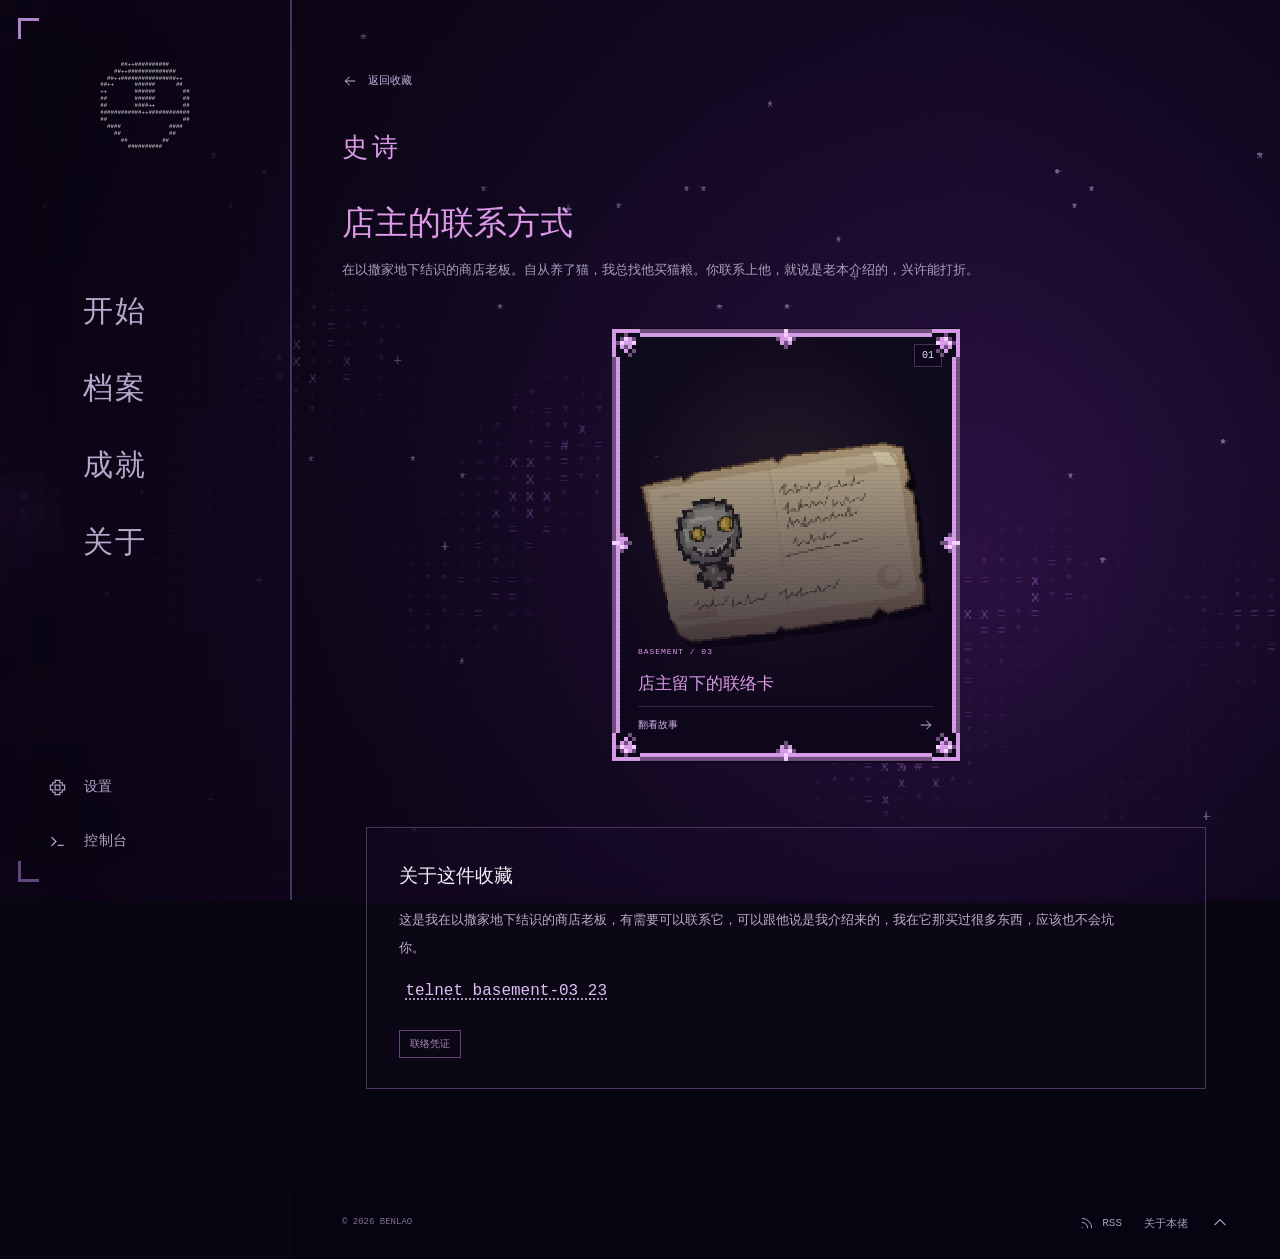
<file: works/merchant-contact/index.html>
<!DOCTYPE html><html lang="zh-CN" data-motion="full" data-language="zh"><head><meta name="astro-view-transitions-enabled" content="true"><meta name="astro-view-transitions-fallback" content="swap"><script type="module" src="/_astro/ClientRouter.astro_astro_type_script_index_0_lang.C2j_ZdXg.js"></script><meta charset="UTF-8"><meta name="viewport" content="width=device-width, initial-scale=1"><meta name="theme-color" content="#09080d"><title>店主的联系方式 · 本佬</title><meta name="description" content="在以撒家地下结识的商店老板。自从养了猫，我总找他买猫粮。你联系上他，就说是老本介绍的，兴许能打折。"><meta name="author" content="本佬"><link rel="canonical" href="https://benla0.github.io/works/merchant-contact/"><meta property="og:title" content="店主的联系方式 · 本佬"><meta property="og:description" content="在以撒家地下结识的商店老板。自从养了猫，我总找他买猫粮。你联系上他，就说是老本介绍的，兴许能打折。"><meta property="og:type" content="website"><meta property="og:url" content="https://benla0.github.io/works/merchant-contact/"><meta property="og:image" content="https://benla0.github.io/images/social-card.png"><meta name="twitter:card" content="summary_large_image"><link rel="icon" type="image/svg+xml" href="/favicon.svg"><link rel="alternate" type="application/rss+xml" title="本佬 BENLAO" href="/rss.xml"><link rel="sitemap" href="/sitemap-index.xml"><link rel="preload" href="/fonts/benlao-pixel.b07589f7346e.woff2" as="font" type="font/woff2" crossorigin><script>(function(){const pageTitle = "店主的联系方式 · 本佬";
const englishTitle = "The Shopkeeper’s Contact · BENLAO";

      const root = document.documentElement;
      root.dataset.js = 'true';
      root.dataset.initialLoad ||= 'loading';
      try {
        const choice = localStorage.getItem('benlao-motion');
        root.dataset.motion = choice === 'reduced' || (!choice && matchMedia('(prefers-reduced-motion: reduce)').matches) ? 'reduced' : 'full';
        root.dataset.language = localStorage.getItem('benlao-language') === 'en' ? 'en' : 'zh';
        const quality = localStorage.getItem('benlao-quality');
        root.dataset.quality = quality === 'high' || quality === 'low' ? quality : 'auto';
      } catch { root.dataset.motion = matchMedia('(prefers-reduced-motion: reduce)').matches ? 'reduced' : 'full'; }
      root.lang = root.dataset.language === 'en' ? 'en' : 'zh-CN';
      document.title = root.dataset.language === 'en' ? englishTitle : pageTitle;
    })();</script><link rel="stylesheet" href="/_astro/BaseLayout.BYTqUSwI.css"><link rel="stylesheet" href="/_astro/_id_.CDtIj65E.css"></head><body id="top" data-title-zh="店主的联系方式 · 本佬" data-title-en="The Shopkeeper’s Contact · BENLAO" data-blog-api="https://blog-api.benlao.top" data-turnstile-key data-friendlink-verification-provider="self-hosted"><div class="void-loader" data-void-loader role="status" aria-label="正在加载网站" data-aria-en="Loading website" aria-live="polite" data-no-text-decode><pre class="void-loader-fallback" aria-hidden="true">        :|:        
       &lt;#|#&gt;       
      /##|##\      
       &lt;#|#&gt;       
        :|:        </pre><canvas data-void-canvas aria-hidden="true"></canvas><div class="void-loader-status"><p><span data-ui-text><span data-language-text="zh">正在穿过虚空</span><span data-language-text="en" lang="en">CROSSING THE VOID</span></span> <span data-void-percent aria-hidden="true">0%</span></p><span class="void-loader-meter" aria-hidden="true"><i></i></span><button type="button" class="void-loader-skip" data-void-skip hidden><span data-ui-text><span data-language-text="zh">直接进入网站</span><span data-language-text="en" lang="en">ENTER WEBSITE</span></span></button></div></div><script>
  // A failed loader module must never leave the document covered forever.
  window.setTimeout(() => {
    const loader = document.querySelector('[data-void-loader]');
    if (loader && !loader.hasAttribute('data-loader-mounted')) {
      document.documentElement.dataset.initialLoad = 'complete';
      loader.remove();
    }
  }, 15000);
</script><script type="module" src="/_astro/VoidLoader.astro_astro_type_script_index_0_lang.DA_737BB.js"></script><div class="game-background" data-game-background data-background-state="static" aria-hidden="true"><svg class="nebula-fallback" viewBox="0 0 1024 640" preserveAspectRatio="xMidYMid slice"><defs><radialGradient id="nebula-ink" gradientUnits="userSpaceOnUse" cx="604.16" cy="345.6" r="665.6" fx="747.52" fy="403.2"><stop stop-color="#2d1246"></stop><stop offset=".5" stop-color="#160a27"></stop><stop offset="1" stop-color="#07040e"></stop></radialGradient></defs><path fill="url(#nebula-ink)" d="M0 0h1024v640H0z"></path><g font-family="Consolas,monospace" font-size="10" dominant-baseline="text-before-edge"><text x="972.3 312.5 13.0 13.2 601.4 205.8 949.8 241.9 805.9 398.0 542.0 554.0 830.0 86.0 218.0 458.0 494.0 818.0 649.9 661.7 409.4 565.4 613.4 529.0 252.8 336.8 923.5 275.3 347.3 671.3 383.0 815.0 154.8 1018.8 370.3 550.2 838.2 238.1 130.0 382.1 1006.7 203.7 911.9 348.2" y="12 24 48 60 72 108 108 120 120 132 132 132 132 144 144 144 144 144 168 192 216 216 216 240 252 252 312 324 324 324 336 336 348 348 384 396 396 408 420 468 516 564 576 588" fill="#dac0ff" opacity="0.625">***+***********+***+*****+********+**+**+++*</text><text x="853.9 338.0 374.0 302.0 314.0 338.0 374.0 302.0 314.0 326.0 338.0 362.0 181.9 265.9 277.9 289.9 349.9 373.9 133.9 181.9 193.9 205.9 253.9 301.9 109.7 157.7 241.7 277.7 349.7 121.6 205.6 229.6 253.6 361.6 97.4 169.4 349.4 361.4 97.2 1021.2 193.0 349.0 445.0 457.0 493.0 709.0 997.0 1009.0 72.8 96.8 384.8 396.8 408.8 432.8 456.8 516.8 912.8 924.8 936.8 1020.8 72.6 156.6 180.6 504.6 516.6 936.6 984.6 84.3 156.3 180.3 192.3 384.3 540.3 852.3 924.3 948.3 336.0 384.0 516.0 540.0 840.0 912.0 960.0 23.8 35.8 347.8 527.8 539.8 575.8 599.8 611.8 719.8 935.8 -0.5 323.5 359.5 587.5 839.5 935.5 299.3 551.3 647.3 791.3 803.3 863.3 911.3 923.3 155.0 263.0 515.0 623.0 647.0 803.0 827.0 875.0 887.0 947.0 250.8 358.8 514.8 646.8 658.8 754.8 922.8 994.8 286.6 358.6 514.6 526.6 646.6 898.6 994.6 286.4 490.4 658.4 718.4 730.4 946.4 958.4 982.4 298.3 478.3 646.3 670.3 718.3 922.3 934.3 994.3 310.2 574.2 682.2 898.2 298.1 538.1 574.1 586.1 598.1 622.1 634.1 682.1 874.1 886.1 262.0 562.0 610.0 670.0 694.0 850.0 874.0 1018.0 70.0 82.0 250.0 286.0 538.0 586.0 598.0 682.0 82.0 94.0 214.0 226.0 286.0 310.0 586.0 634.0 670.0 70.1 130.1 310.1 622.1 634.1 646.1 826.1 850.1 874.1 1018.1 70.1 106.1 118.1 298.1 802.1 838.1 70.2 82.2 106.2 322.2 406.2 478.2 994.2 58.4 70.4 118.4 322.4 334.4 454.4 874.4 46.5 70.5 82.5 94.5 130.5 478.5 778.5 874.5 82.7 94.7 502.7 886.7 10.9 94.9 118.9 490.9 586.9 826.9 850.9 958.9 23.2 47.2 107.2 503.2 515.2 599.2 803.2 815.2 827.2 863.2 59.4 95.4 539.4 539.7 551.7 563.7 755.7 791.7 815.7 923.7 755.9 803.9 744.2 804.2 720.4 780.4 804.4 696.7 792.7 852.7 648.9 660.9 864.9 601.1 649.1 661.1 805.1 817.1 841.1 853.1" y="120 132 132 144 144 144 144 156 156 156 156 156 168 168 168 168 168 168 180 180 180 180 180 180 192 192 192 192 192 204 204 204 204 204 216 216 216 216 228 228 240 240 240 240 240 240 240 240 252 252 252 252 252 252 252 252 252 252 252 252 264 264 264 264 264 264 264 276 276 276 276 276 276 276 276 276 288 288 288 288 288 288 288 300 300 300 300 300 300 300 300 300 300 312 312 312 312 312 312 324 324 324 324 324 324 324 324 336 336 336 336 336 336 336 336 336 336 348 348 348 348 348 348 348 348 360 360 360 360 360 360 360 372 372 372 372 372 372 372 372 384 384 384 384 384 384 384 384 396 396 396 396 408 408 408 408 408 408 408 408 408 408 420 420 420 420 420 420 420 420 432 432 432 432 432 432 432 432 444 444 444 444 444 444 444 444 444 456 456 456 456 456 456 456 456 456 456 468 468 468 468 468 468 480 480 480 480 480 480 480 492 492 492 492 492 492 492 504 504 504 504 504 504 504 504 516 516 516 516 528 528 528 528 528 528 528 528 540 540 540 540 540 540 540 540 540 540 552 552 552 564 564 564 564 564 564 564 576 576 588 588 600 600 600 612 612 612 624 624 624 636 636 636 636 636 636 636" fill="#4e2b75" opacity="0.1875">.....................................................................................................................................................................................................................................................................................</text><text x="350.0 350.0 301.9 313.9 325.9 145.9 265.9 277.9 313.9 325.9 337.9 133.7 145.7 169.7 181.7 253.7 265.7 289.7 301.7 313.7 325.7 337.7 133.6 145.6 157.6 169.6 181.6 193.6 217.6 241.6 301.6 325.6 337.6 349.6 121.4 181.4 193.4 205.4 229.4 241.4 253.4 265.4 325.4 85.2 109.2 145.2 157.2 181.2 193.2 205.2 217.2 253.2 349.2 97.0 109.0 121.0 133.0 145.0 157.0 169.0 181.0 205.0 229.0 313.0 361.0 1021.0 108.8 120.8 132.8 144.8 156.8 168.8 180.8 192.8 204.8 228.8 348.8 372.8 420.8 444.8 468.8 480.8 504.8 984.8 996.8 1008.8 84.6 96.6 144.6 168.6 192.6 204.6 348.6 360.6 372.6 384.6 396.6 408.6 420.6 468.6 492.6 876.6 996.6 1008.6 72.3 96.3 120.3 132.3 144.3 168.3 204.3 336.3 348.3 372.3 396.3 492.3 504.3 516.3 528.3 888.3 912.3 972.3 984.3 996.3 48.0 60.0 72.0 108.0 120.0 132.0 144.0 156.0 168.0 180.0 192.0 204.0 216.0 324.0 348.0 360.0 372.0 396.0 408.0 504.0 864.0 876.0 900.0 972.0 984.0 47.8 83.8 95.8 119.8 131.8 143.8 155.8 167.8 179.8 191.8 203.8 311.8 323.8 335.8 359.8 371.8 383.8 491.8 851.8 863.8 875.8 887.8 947.8 959.8 971.8 1019.8 23.5 35.5 59.5 83.5 119.5 143.5 155.5 167.5 179.5 203.5 275.5 287.5 299.5 371.5 383.5 527.5 539.5 551.5 575.5 599.5 611.5 623.5 863.5 875.5 959.5 971.5 983.5 -0.7 11.3 23.3 155.3 239.3 251.3 263.3 287.3 371.3 503.3 515.3 527.3 539.3 563.3 575.3 587.3 599.3 611.3 623.3 827.3 839.3 851.3 875.3 887.3 947.3 959.3 971.3 983.3 995.3 11.0 131.0 143.0 191.0 203.0 239.0 251.0 371.0 503.0 527.0 539.0 551.0 575.0 611.0 635.0 779.0 791.0 839.0 851.0 863.0 959.0 971.0 983.0 1007.0 130.8 214.8 226.8 370.8 502.8 526.8 538.8 586.8 598.8 610.8 634.8 778.8 790.8 802.8 826.8 838.8 850.8 862.8 946.8 958.8 970.8 982.8 1006.8 130.6 142.6 166.6 250.6 262.6 274.6 490.6 502.6 538.6 610.6 622.6 634.6 742.6 754.6 778.6 790.6 802.6 826.6 838.6 850.6 862.6 874.6 958.6 970.6 1006.6 1018.6 -1.6 106.4 154.4 202.4 250.4 262.4 274.4 346.4 358.4 370.4 466.4 502.4 514.4 526.4 622.4 634.4 646.4 670.4 742.4 754.4 826.4 850.4 862.4 874.4 898.4 922.4 934.4 970.4 1018.4 -1.7 94.3 118.3 142.3 250.3 262.3 274.3 286.3 334.3 346.3 358.3 454.3 502.3 514.3 526.3 538.3 550.3 574.3 586.3 598.3 610.3 622.3 634.3 658.3 730.3 742.3 838.3 850.3 874.3 886.3 898.3 910.3 946.3 958.3 970.3 1006.3 1018.3 106.2 118.2 130.2 154.2 238.2 250.2 262.2 274.2 334.2 466.2 478.2 490.2 502.2 514.2 526.2 538.2 562.2 586.2 598.2 610.2 622.2 634.2 646.2 658.2 706.2 718.2 730.2 742.2 862.2 874.2 886.2 910.2 922.2 958.2 970.2 1006.2 1018.2 82.1 94.1 106.1 118.1 226.1 250.1 322.1 334.1 442.1 454.1 466.1 478.1 490.1 502.1 514.1 526.1 550.1 562.1 610.1 646.1 694.1 706.1 838.1 850.1 862.1 922.1 970.1 982.1 994.1 1018.1 58.0 70.0 82.0 94.0 106.0 118.0 142.0 166.0 190.0 202.0 226.0 238.0 250.0 322.0 430.0 442.0 454.0 466.0 490.0 514.0 526.0 538.0 550.0 634.0 682.0 706.0 838.0 862.0 886.0 1006.0 106.0 118.0 130.0 142.0 154.0 166.0 178.0 190.0 214.0 226.0 238.0 298.0 322.0 334.0 442.0 454.0 466.0 478.0 490.0 502.0 514.0 526.0 550.0 574.0 622.0 634.0 646.0 658.0 694.0 706.0 718.0 826.0 838.0 850.0 862.0 874.0 898.0 46.0 58.0 70.0 118.0 130.0 142.0 166.0 178.0 298.0 322.0 382.0 418.0 442.0 466.0 478.0 490.0 514.0 538.0 562.0 574.0 622.0 658.0 682.0 694.0 802.0 814.0 838.0 850.0 862.0 874.0 922.0 970.0 994.0 1006.0 1018.0 46.1 58.1 94.1 106.1 322.1 406.1 418.1 430.1 442.1 454.1 466.1 478.1 490.1 514.1 550.1 574.1 586.1 598.1 610.1 658.1 670.1 682.1 694.1 790.1 802.1 814.1 838.1 862.1 898.1 982.1 1006.1 34.1 46.1 322.1 334.1 358.1 370.1 394.1 406.1 418.1 430.1 442.1 454.1 466.1 478.1 502.1 514.1 550.1 610.1 622.1 634.1 646.1 658.1 670.1 814.1 826.1 850.1 874.1 886.1 898.1 922.1 934.1 958.1 982.1 994.1 1006.1 34.2 46.2 58.2 94.2 334.2 346.2 358.2 370.2 382.2 394.2 418.2 454.2 490.2 502.2 586.2 598.2 610.2 622.2 634.2 646.2 754.2 790.2 802.2 886.2 910.2 958.2 970.2 982.2 22.4 34.4 82.4 94.4 106.4 358.4 370.4 466.4 478.4 502.4 526.4 574.4 598.4 622.4 634.4 790.4 886.4 910.4 922.4 946.4 958.4 970.4 994.4 22.5 34.5 106.5 490.5 502.5 586.5 610.5 622.5 790.5 922.5 934.5 946.5 958.5 10.7 34.7 70.7 106.7 118.7 490.7 514.7 562.7 586.7 598.7 610.7 622.7 634.7 766.7 778.7 790.7 898.7 910.7 922.7 934.7 946.7 958.7 34.9 58.9 70.9 82.9 514.9 526.9 538.9 550.9 562.9 574.9 598.9 610.9 622.9 634.9 778.9 862.9 874.9 886.9 898.9 910.9 922.9 934.9 -0.8 527.2 539.2 551.2 563.2 575.2 587.2 611.2 635.2 755.2 767.2 779.2 839.2 851.2 875.2 887.2 899.2 911.2 923.2 935.2 527.4 599.4 611.4 767.4 779.4 803.4 815.4 827.4 839.4 875.4 899.4 923.4 611.7 623.7 647.7 731.7 743.7 767.7 803.7 827.7 887.7 899.7 911.7 659.9 707.9 731.9 743.9 767.9 791.9 815.9 875.9 899.9 923.9 624.2 636.2 660.2 672.2 696.2 708.2 720.2 732.2 792.2 852.2 876.2 900.2 912.2 612.4 624.4 636.4 648.4 660.4 672.4 684.4 816.4 840.4 876.4 888.4 900.4 612.7 624.7 636.7 648.7 660.7 684.7 804.7 816.7 828.7 840.7 864.7 876.7 888.7 612.9 624.9 636.9 804.9 816.9 828.9 840.9 852.9 876.9 888.9 637.1" y="144 156 168 168 168 180 180 180 180 180 180 192 192 192 192 192 192 192 192 192 192 192 204 204 204 204 204 204 204 204 204 204 204 204 216 216 216 216 216 216 216 216 216 228 228 228 228 228 228 228 228 228 228 240 240 240 240 240 240 240 240 240 240 240 240 240 252 252 252 252 252 252 252 252 252 252 252 252 252 252 252 252 252 252 252 252 264 264 264 264 264 264 264 264 264 264 264 264 264 264 264 264 264 264 276 276 276 276 276 276 276 276 276 276 276 276 276 276 276 276 276 276 276 276 288 288 288 288 288 288 288 288 288 288 288 288 288 288 288 288 288 288 288 288 288 288 288 288 288 300 300 300 300 300 300 300 300 300 300 300 300 300 300 300 300 300 300 300 300 300 300 300 300 300 300 312 312 312 312 312 312 312 312 312 312 312 312 312 312 312 312 312 312 312 312 312 312 312 312 312 312 312 324 324 324 324 324 324 324 324 324 324 324 324 324 324 324 324 324 324 324 324 324 324 324 324 324 324 324 324 324 336 336 336 336 336 336 336 336 336 336 336 336 336 336 336 336 336 336 336 336 336 336 336 336 348 348 348 348 348 348 348 348 348 348 348 348 348 348 348 348 348 348 348 348 348 348 348 360 360 360 360 360 360 360 360 360 360 360 360 360 360 360 360 360 360 360 360 360 360 360 360 360 360 372 372 372 372 372 372 372 372 372 372 372 372 372 372 372 372 372 372 372 372 372 372 372 372 372 372 372 372 372 384 384 384 384 384 384 384 384 384 384 384 384 384 384 384 384 384 384 384 384 384 384 384 384 384 384 384 384 384 384 384 384 384 384 384 384 384 396 396 396 396 396 396 396 396 396 396 396 396 396 396 396 396 396 396 396 396 396 396 396 396 396 396 396 396 396 396 396 396 396 396 396 396 396 408 408 408 408 408 408 408 408 408 408 408 408 408 408 408 408 408 408 408 408 408 408 408 408 408 408 408 408 408 408 420 420 420 420 420 420 420 420 420 420 420 420 420 420 420 420 420 420 420 420 420 420 420 420 420 420 420 420 420 420 432 432 432 432 432 432 432 432 432 432 432 432 432 432 432 432 432 432 432 432 432 432 432 432 432 432 432 432 432 432 432 432 432 432 432 432 432 444 444 444 444 444 444 444 444 444 444 444 444 444 444 444 444 444 444 444 444 444 444 444 444 444 444 444 444 444 444 444 444 444 444 444 456 456 456 456 456 456 456 456 456 456 456 456 456 456 456 456 456 456 456 456 456 456 456 456 456 456 456 456 456 456 456 468 468 468 468 468 468 468 468 468 468 468 468 468 468 468 468 468 468 468 468 468 468 468 468 468 468 468 468 468 468 468 468 468 468 468 480 480 480 480 480 480 480 480 480 480 480 480 480 480 480 480 480 480 480 480 480 480 480 480 480 480 480 480 492 492 492 492 492 492 492 492 492 492 492 492 492 492 492 492 492 492 492 492 492 492 492 504 504 504 504 504 504 504 504 504 504 504 504 504 516 516 516 516 516 516 516 516 516 516 516 516 516 516 516 516 516 516 516 516 516 516 528 528 528 528 528 528 528 528 528 528 528 528 528 528 528 528 528 528 528 528 528 528 540 540 540 540 540 540 540 540 540 540 540 540 540 540 540 540 540 540 540 540 552 552 552 552 552 552 552 552 552 552 552 552 564 564 564 564 564 564 564 564 564 564 564 576 576 576 576 576 576 576 576 576 576 588 588 588 588 588 588 588 588 588 588 588 588 588 600 600 600 600 600 600 600 600 600 600 600 600 612 612 612 612 612 612 612 612 612 612 612 612 612 624 624 624 624 624 624 624 624 624 624 636" fill="#4e2b75" opacity="0.25">...:...:::...:...:.:::..::.:..::::.::..::::.::...:.::..:::...:::..::::::..:::..:::......:.:::....::::..:...::.....:.::.....:..:::::...:::.:....:....::..::.:::.:.:..:::......::.:::::..:::::.::........:....:::::..:::.::..........::.:::::::::....::......::::.:.::..::.:.::.:::..::.:.:...::.....::.::.:......:.::.:..:::::.::....:::......:::..:..:..:..::..::.::.::::.....:...::::.:..::....:.::..:.:...:::.::::::..::.:.:.:::..........::...::.:.........::..::::...::...:..::.:::::.:....::..:...:.:.....:::::...:::........::....::.:..:::...:.:::......:.::..:::.:...:...::.....:.:::..::::.....:::.::.:.....:.:::.:........:.....::::.:::..:.::::........:::..:..:.:...:..:.::..::.::.....:::.::.:..::.:......:.:.:::.:::.:.::..::.::...::...:..:.:....:...::::..::::...:..:::...::..::...:...:::........:.......:....:..:........:...</text><text x="265.6 277.6 313.6 133.4 145.4 157.4 289.4 301.4 313.4 337.4 121.2 133.2 169.2 229.2 241.2 301.2 337.2 217.0 241.0 253.0 337.0 216.8 312.8 108.6 120.6 132.6 216.6 288.6 312.6 336.6 432.6 444.6 456.6 480.6 1020.6 108.3 252.3 288.3 300.3 312.3 408.3 420.3 444.3 456.3 1008.3 1020.3 84.0 96.0 252.0 288.0 300.0 312.0 432.0 996.0 59.8 71.8 107.8 239.8 251.8 275.8 299.8 395.8 419.8 431.8 479.8 503.8 515.8 983.8 1007.8 47.5 95.5 131.5 191.5 215.5 239.5 251.5 263.5 407.5 419.5 467.5 503.5 515.5 35.3 71.3 107.3 119.3 131.3 167.3 179.3 191.3 215.3 383.3 1019.3 -1.0 23.0 47.0 59.0 95.0 107.0 119.0 167.0 179.0 215.0 227.0 407.0 563.0 587.0 599.0 995.0 1019.0 -1.2 58.8 106.8 118.8 142.8 166.8 238.8 382.8 394.8 466.8 550.8 562.8 574.8 622.8 814.8 -1.4 94.6 118.6 154.6 238.6 370.6 382.6 394.6 454.6 466.6 478.6 550.6 586.6 598.6 766.6 814.6 118.4 130.4 142.4 166.4 226.4 238.4 382.4 430.4 454.4 478.4 538.4 550.4 562.4 586.4 598.4 610.4 766.4 778.4 790.4 802.4 838.4 70.3 106.3 130.3 154.3 166.3 202.3 214.3 238.3 382.3 406.3 418.3 466.3 562.3 778.3 790.3 814.3 826.3 -1.8 94.2 178.2 358.2 382.2 430.2 442.2 454.2 778.2 826.2 850.2 934.2 946.2 982.2 994.2 34.1 70.1 130.1 142.1 166.1 190.1 214.1 346.1 430.1 718.1 766.1 802.1 826.1 898.1 910.1 934.1 946.1 958.1 1006.1 10.0 154.0 178.0 214.0 334.0 346.0 358.0 382.0 394.0 718.0 742.0 754.0 778.0 898.0 910.0 922.0 970.0 982.0 994.0 -2.0 34.0 46.0 58.0 358.0 382.0 406.0 430.0 730.0 802.0 814.0 886.0 922.0 970.0 994.0 1006.0 1018.0 22.0 34.0 334.0 370.0 430.0 502.0 526.0 550.0 706.0 790.0 826.0 886.0 898.0 946.0 958.0 982.0 34.1 334.1 346.1 358.1 382.1 502.1 526.1 562.1 706.1 718.1 730.1 766.1 778.1 886.1 910.1 922.1 946.1 994.1 -1.9 10.1 22.1 346.1 490.1 526.1 538.1 574.1 586.1 598.1 682.1 706.1 718.1 790.1 910.1 946.1 -1.8 22.2 562.2 658.2 682.2 694.2 718.2 766.2 778.2 898.2 922.2 -1.6 490.4 514.4 610.4 646.4 670.4 766.4 778.4 934.4 10.5 526.5 538.5 550.5 562.5 574.5 598.5 634.5 646.5 670.5 766.5 526.7 538.7 550.7 574.7 646.7 730.7 -1.1 658.9 766.9 623.2 731.2 623.4 683.4 707.4 755.4 851.4 863.4 887.4 911.4 659.7 695.7 719.7 839.7 851.7 863.7 875.7 623.9 635.9 647.9 671.9 719.9 827.9 839.9 863.9 887.9 648.2 684.2 816.2 828.2 840.2 864.2 888.2 828.4 852.4 864.4" y="204 204 204 216 216 216 216 216 216 216 228 228 228 228 228 228 228 240 240 240 240 252 252 264 264 264 264 264 264 264 264 264 264 264 264 276 276 276 276 276 276 276 276 276 276 276 288 288 288 288 288 288 288 288 300 300 300 300 300 300 300 300 300 300 300 300 300 300 300 312 312 312 312 312 312 312 312 312 312 312 312 312 324 324 324 324 324 324 324 324 324 324 324 336 336 336 336 336 336 336 336 336 336 336 336 336 336 336 336 336 348 348 348 348 348 348 348 348 348 348 348 348 348 348 348 360 360 360 360 360 360 360 360 360 360 360 360 360 360 360 360 372 372 372 372 372 372 372 372 372 372 372 372 372 372 372 372 372 372 372 372 372 384 384 384 384 384 384 384 384 384 384 384 384 384 384 384 384 384 396 396 396 396 396 396 396 396 396 396 396 396 396 396 396 408 408 408 408 408 408 408 408 408 408 408 408 408 408 408 408 408 408 408 420 420 420 420 420 420 420 420 420 420 420 420 420 420 420 420 420 420 420 432 432 432 432 432 432 432 432 432 432 432 432 432 432 432 432 432 444 444 444 444 444 444 444 444 444 444 444 444 444 444 444 444 456 456 456 456 456 456 456 456 456 456 456 456 456 456 456 456 456 456 468 468 468 468 468 468 468 468 468 468 468 468 468 468 468 468 480 480 480 480 480 480 480 480 480 480 480 492 492 492 492 492 492 492 492 492 504 504 504 504 504 504 504 504 504 504 504 516 516 516 516 516 516 528 528 528 540 540 552 552 552 552 552 552 552 552 564 564 564 564 564 564 564 576 576 576 576 576 576 576 576 576 588 588 588 588 588 588 588 600 600 600" fill="#4e2b75" opacity="0.3125">+:::::+++::::::++:++:::::::::::++:+::::::+::+:::++:++::+:++::+:::+::++::::++++:+:::+::::++++::+++::++++++::::::++::::++::+:::+:::++++++:::+:+::+:+++++:::++:+++:+:::++::::+++::::+:+:++::++++:::::++::::::++++:::+:+::+:::++::::::++::::+:+:++:+::::++:::::::::::++:+::::::++:::++::++++++:+:+::+::++:::++:::+:++::+::::+::++::::+::::++++::+:++:+::::+::++::+++:::+:+::::+::::::::::::</text><text x="289.6 265.2 325.2 277.0 301.0 276.8 288.8 228.6 264.6 324.6 216.3 276.3 324.3 468.3 480.3 264.0 468.0 492.0 1008.0 215.8 263.8 287.8 995.8 71.5 107.5 227.5 491.5 995.5 1019.5 95.3 203.3 227.3 395.3 1007.3 395.0 419.0 443.0 491.0 178.8 490.8 46.6 106.6 562.6 574.6 214.4 394.4 574.4 814.4 10.3 82.3 442.3 754.3 766.3 802.3 70.2 82.2 142.2 214.2 226.2 346.2 370.2 394.2 418.2 -1.9 154.1 178.1 202.1 394.1 730.1 370.0 766.0 826.0 946.0 958.0 22.0 418.0 982.0 10.0 346.0 394.0 718.0 730.0 742.0 910.0 370.1 394.1 538.1 754.1 970.1 562.1 694.1 754.1 778.1 970.1 514.2 538.2 550.2 670.2 934.2 946.2 586.4 694.4 742.4 754.4 -1.5 514.5 658.5 730.5 754.5 -1.3 754.7 682.9 742.9 635.4 743.4 635.7 695.9 851.9" y="204 228 228 240 240 252 252 264 264 264 276 276 276 276 276 288 288 288 288 300 300 300 300 312 312 312 312 312 312 324 324 324 324 324 336 336 336 336 348 348 360 360 360 360 372 372 372 372 384 384 384 384 384 384 396 396 396 396 396 396 396 396 396 408 408 408 408 408 408 420 420 420 420 420 432 432 432 444 444 444 444 444 444 444 456 456 456 456 456 468 468 468 468 468 480 480 480 480 480 480 492 492 492 492 504 504 504 504 504 516 516 528 528 552 552 564 576 576" fill="#4e2b75" opacity="0.375">++++++++++++++++++++++++++++++++++++++++++++++++++++++++++++++++++++++++++++++++++++++++++++++++++++++++++++++++++++++</text><text x="277.4 277.2 313.2 240.8 228.3 228.0 420.0 480.0 1020.0 227.8 407.8 455.8 431.5 1007.5 467.3 35.0 71.0 467.0 479.0 22.8 454.8 22.6 58.6 178.6 190.6 214.6 442.6 10.4 82.4 178.4 22.3 190.3 430.3 166.2 754.2 814.2 10.1 22.1 46.1 358.1 370.1 418.1 742.1 754.1 22.0 34.0 418.0 802.0 814.0 10.0 370.0 778.0 910.0 934.0 754.0 766.0 778.0 22.1 742.1 934.1 958.1 10.2 574.2 706.2 730.2 538.4 550.4 562.4 682.5 742.5 682.7 718.7 646.9 730.9 659.2 671.2 647.4 659.4 707.7 683.9" y="216 228 228 252 276 288 288 288 288 300 300 300 312 312 324 336 336 336 336 348 348 360 360 360 360 360 360 372 372 372 384 384 384 396 396 396 408 408 408 408 408 408 408 408 420 420 420 420 420 432 432 432 432 432 444 444 444 456 456 456 456 480 480 480 480 492 492 492 504 504 516 516 528 528 540 540 552 552 564 576" fill="#824ab4" opacity="0.4375">*****=*********=***=**==*****=**=***=*=**===**=*=****===**=*==*******=*****=****</text><text x="289.2 289.0 240.6 300.6 240.3 444.0 443.5 479.5 455.3 455.0 34.6 82.6 70.4 418.4 442.4 34.3 58.3 178.3 394.3 10.2 802.2 382.1 406.1 778.1 -2.0 406.0 394.0 766.0 790.0 946.0 958.0 -1.9 10.1 742.2 718.5 658.7 719.2 671.7" y="228 240 264 264 276 288 312 312 324 336 360 360 372 372 372 384 384 384 384 396 396 408 408 408 420 420 432 432 432 432 432 456 456 480 504 516 540 564" fill="#824ab4" opacity="0.5">======================================</text><text x="265.0 264.8 276.6 467.8 419.3 431.0 418.8 430.8 442.8 70.6 430.6 22.4 46.3 22.2 790.1 742.0 -2.0 682.4 706.4 718.4 670.7 670.9 718.9 683.2 695.4 719.4 683.7" y="240 252 264 300 324 336 348 348 348 360 360 372 384 396 408 432 444 492 492 492 516 528 528 540 552 552 564" fill="#ac6edd" opacity="0.5625">xxxxxxxxxxxx#xxxxx#xxxxxxxx</text><text x="325.0 324.8 264.3 432.3 240.0 276.0 456.0 443.8 395.5 47.3 59.3 83.3 407.3 443.3 479.3 491.3 83.0 10.8 82.8 94.8 190.8 202.8 406.8 478.8 10.6 202.6 226.6 418.6 34.4 58.4 94.4 190.4 406.4 226.3 34.2 46.2 58.2 190.2 202.2 406.2 766.2 790.2 58.1 814.1 46.0 730.0 934.0 346.0 358.0 406.0 934.0 742.1 766.1 526.2 10.4 658.4 742.7 754.9 647.2 743.2 671.4 731.4" y="240 252 276 276 288 288 288 300 312 324 324 324 324 324 324 324 336 348 348 348 348 348 348 348 360 360 360 360 372 372 372 372 372 384 396 396 396 396 396 396 396 396 408 408 420 420 420 432 444 444 444 468 468 480 492 492 516 528 540 540 552 552" fill="#824ab4" opacity="0.375">**************************************************************</text><text x="300.8 431.3 34.8 406.6 46.4 790.0 754.0 730.1 730.4" y="252 324 348 360 372 420 432 468 492" fill="#ac6edd" opacity="0.5">xxxxxxxxx</text><text x="252.6 455.5 46.8 70.8 694.5 706.5 706.7 706.9 707.2" y="264 312 348 348 504 504 516 528 540" fill="#ac6edd" opacity="0.625">#########</text><text x="694.7 694.9 695.2" y="516 528 540" fill="#ac6edd" opacity="0.6875">%@%</text></g></svg><canvas data-nebula-canvas></canvas><div class="site-glitch-overlay" data-glitch-background data-glitch-state="disabled" data-glitch-active="false" aria-hidden="true"><canvas class="site-glitch-canvas" data-glitch-canvas></canvas></div><script type="module" src="/_astro/GlitchBackground.astro_astro_type_script_index_0_lang.DGTf3bj2.js"></script></div><script type="module" src="/_astro/GameBackground.astro_astro_type_script_index_0_lang.B1zMoQFI.js"></script><a class="skip-link" href="#main"><span data-ui-text><span data-language-text="zh">跳到主要内容</span><span data-language-text="en" lang="en">Skip to content</span></span></a><header class="site-header" data-game-menu data-menu-phase="idle"><div class="header-inner"><div class="menu-brand-row"><button type="button" class="brand mask-pet" aria-label="戳一下面具" data-i18n-label="mask.pet" data-mask-pet data-mood="calm" data-anger="0"><span class="ascii-mask-mark brand-ascii" style="--ascii-mask-size:124px" data-ascii-mask data-ascii-mask-state="static" aria-hidden="true"><svg class="ascii-mask-svg" data-ascii-mask-frame viewBox="0 0 216 216" preserveAspectRatio="xMidYMid meet" aria-hidden="true" focusable="false"><text xml:space="preserve" fill="currentColor" font-family="Courier New, monospace" font-size="10"><tspan x="6" y="14">                                  </tspan><tspan x="6" y="26">                                  </tspan><tspan x="6" y="38">          ############++          </tspan><tspan x="6" y="50">        ############++####        </tspan><tspan x="6" y="62">      ############++########      </tspan><tspan x="6" y="74">    ####      ##++##      ##      </tspan><tspan x="6" y="86">    ##        ++####        ##    </tspan><tspan x="6" y="98">    ##        ######        ##    </tspan><tspan x="6" y="110">    ##        ######        ++    </tspan><tspan x="6" y="122">    ####++################++##    </tspan><tspan x="6" y="134">    ##                      ##    </tspan><tspan x="6" y="146">      ####              ####      </tspan><tspan x="6" y="158">        ##              ##        </tspan><tspan x="6" y="170">          ##          ##          </tspan><tspan x="6" y="182">            ####++####            </tspan><tspan x="6" y="194">                                  </tspan><tspan x="6" y="206">                                  </tspan></text></svg></span></button><div class="mobile-actions"><button type="button" class="icon-button settings-trigger mobile-settings" aria-label="打开设置" data-i18n-label="settings.open" aria-controls="settings-dialog"><svg width="20" height="20" viewBox="0 0 24 24" fill="none" stroke="currentColor" stroke-width="1.5" stroke-linecap="square" stroke-linejoin="miter" aria-hidden="true"><path d="M9 3h6v3h3v3h3v6h-3v3h-3v3H9v-3H6v-3H3V9h3V6h3zM9 9h6v6H9z"></path></svg></button><button type="button" class="icon-button mobile-menu-toggle" aria-label="展开导航" data-i18n-label="nav.open" aria-controls="menu-panel" aria-expanded="false"><svg width="20" height="20" viewBox="0 0 24 24" fill="none" stroke="currentColor" stroke-width="1.5" stroke-linecap="square" stroke-linejoin="miter" aria-hidden="true"><path d="M4 7h16M4 12h16M4 17h16"></path></svg></button></div></div><div id="menu-panel" class="menu-panel"><nav id="main-nav" class="main-nav" aria-label="主导航" data-i18n-label="nav.main"><a href="/" aria-label="开始" data-i18n-label="nav.home" data-menu-item><span class="menu-selector" aria-hidden="true">▶</span><span class="menu-label"><span data-ui-text><span data-language-text="zh">开始</span><span data-language-text="en" lang="en">START</span></span></span></a><a href="/posts/" aria-label="档案" data-i18n-label="nav.posts" data-menu-item><span class="menu-selector" aria-hidden="true">▶</span><span class="menu-label"><span data-ui-text><span data-language-text="zh">档案</span><span data-language-text="en" lang="en">ARCHIVE</span></span></span></a><a href="/works/" aria-label="收藏" data-i18n-label="nav.works" data-menu-item aria-current="page"><span class="menu-selector" aria-hidden="true">▶</span><span class="menu-label"><span data-ui-text><span data-language-text="zh">收藏</span><span data-language-text="en" lang="en">COLLECTION</span></span></span></a><a href="/achievements/" aria-label="成就" data-i18n-label="nav.achievements" data-menu-item><span class="menu-selector" aria-hidden="true">▶</span><span class="menu-label"><span data-ui-text><span data-language-text="zh">成就</span><span data-language-text="en" lang="en">ACHIEVEMENTS</span></span></span></a><a href="/about/" aria-label="关于" data-i18n-label="nav.about" data-menu-item><span class="menu-selector" aria-hidden="true">▶</span><span class="menu-label"><span data-ui-text><span data-language-text="zh">关于</span><span data-language-text="en" lang="en">ABOUT</span></span></span></a></nav><div class="menu-bottom"><button type="button" class="settings-trigger menu-utility" aria-label="打开设置" data-i18n-label="settings.open" aria-controls="settings-dialog"><svg width="19" height="19" viewBox="0 0 24 24" fill="none" stroke="currentColor" stroke-width="1.5" stroke-linecap="square" stroke-linejoin="miter" aria-hidden="true"><path d="M9 3h6v3h3v3h3v6h-3v3h-3v3H9v-3H6v-3H3V9h3V6h3zM9 9h6v6H9z"></path></svg><span data-ui-text><span data-language-text="zh">设置</span><span data-language-text="en" lang="en">SETTINGS</span></span></button><button type="button" class="terminal-trigger menu-utility" aria-controls="terminal-dialog" aria-label="打开导航控制台" data-i18n-label="terminal.open"><svg width="19" height="19" viewBox="0 0 24 24" fill="none" stroke="currentColor" stroke-width="1.5" stroke-linecap="square" stroke-linejoin="miter" aria-hidden="true"><path d="m5 7 5 5-5 5m8 0h6"></path></svg><span data-ui-text><span data-language-text="zh">控制台</span><span data-language-text="en" lang="en">CONSOLE</span></span></button></div></div></div></header><button type="button" class="menu-scrim" aria-label="关闭导航" data-i18n-label="nav.dismiss" tabindex="-1" hidden></button><div class="game-screen" data-game-screen data-screen-phase="idle"><main id="main" tabindex="-1" data-page-path="/works/merchant-contact/"><article class="container work-detail" data-rarity="epic"><a class="work-detail-back text-link" href="/works/"><svg width="16" height="16" viewBox="0 0 24 24" fill="none" stroke="currentColor" stroke-width="1.5" stroke-linecap="square" stroke-linejoin="miter" aria-hidden="true"><path d="M5 12h14m-6-6 6 6-6 6"></path></svg><span data-ui-text><span data-language-text="zh">返回收藏</span><span data-language-text="en" lang="en">BACK TO COLLECTION</span></span></a><header class="work-detail-heading"><span class="rarity-label"><span data-ui-text><span data-language-text="zh">史诗</span><span data-language-text="en" lang="en">EPIC</span></span></span><h1><span data-ui-text><span data-language-text="zh">店主的联系方式</span><span data-language-text="en" lang="en">The Shopkeeper’s Contact</span></span></h1><p><span data-ui-text><span data-language-text="zh">在以撒家地下结识的商店老板。自从养了猫，我总找他买猫粮。你联系上他，就说是老本介绍的，兴许能打折。</span><span data-language-text="en" lang="en">The shopkeeper I met beneath Isaac’s house. Since adopting the cats, I buy their food from him. Say Benlao sent you; he might give you a discount.</span></span></p></header><section class="work-detail-gallery" aria-label="收藏画廊" data-aria-en="Collection gallery"><div class="collection-gallery" data-collection-gallery tabindex="0" role="region" aria-label="横向收藏卡片" data-aria-en="Collection cards, scroll horizontally"><div class="collection-card-stage"><button type="button" class="collection-card" data-rarity="epic" disabled data-card-trigger data-no-text-decode aria-haspopup="dialog" aria-label="翻看介绍：店主留下的联络卡" data-aria-en="Flip for details: The Shopkeeper’s Calling Card" data-card-detail="{&quot;title&quot;:&quot;店主留下的联络卡&quot;,&quot;titleEn&quot;:&quot;The Shopkeeper’s Calling Card&quot;,&quot;image&quot;:&quot;/images/merchant-contact.svg&quot;,&quot;description&quot;:&quot;自从养了猫，我总找他买猫粮。在控制台输入这条联络指令，接通后就说是老本介绍的，兴许能打折。&quot;,&quot;descriptionEn&quot;:&quot;I buy the cats’ food from him. Enter this contact command in the console. When he answers, say “Benlao sent me.” He might offer a discount.&quot;,&quot;command&quot;:&quot;telnet basement-03 23&quot;,&quot;rarity&quot;:&quot;epic&quot;,&quot;href&quot;:&quot;/signals/basement-03/&quot;,&quot;label&quot;:&quot;BASEMENT / 03&quot;,&quot;index&quot;:&quot;01&quot;}"><span class="collection-card-surface"><span class="collection-card-image"><img src="/images/merchant-contact.svg" alt="" width="720" height="450" loading="eager" decoding="async"></span><span class="collection-card-number" aria-hidden="true">01</span><span class="collection-card-caption"><span class="mono">BASEMENT / 03</span><strong><span data-ui-text><span data-language-text="zh">店主留下的联络卡</span><span data-language-text="en" lang="en">The Shopkeeper’s Calling Card</span></span></strong><span class="collection-card-hint"><span data-ui-text><span data-language-text="zh">翻看故事</span><span data-language-text="en" lang="en">FLIP TO EXPLORE</span></span><svg width="16" height="16" viewBox="0 0 24 24" fill="none" stroke="currentColor" stroke-width="1.5" stroke-linecap="square" stroke-linejoin="miter" aria-hidden="true"><path d="M5 12h14m-6-6 6 6-6 6"></path></svg></span></span></span></button></div></div><dialog class="collection-dialog" data-card-dialog aria-labelledby="card-dialog-title" data-no-text-decode><div class="card-dialog-position" data-card-position><div class="card-dialog-flip" data-card-flip><div class="card-dialog-front" aria-hidden="true"><img alt="" data-card-front-image data-no-pixel-load><span data-card-front-title></span></div><div class="card-dialog-back"><div class="card-dialog-top"><span class="mono" data-card-label></span><button class="icon-button card-dialog-close" type="button" data-card-close aria-label="收起卡片" data-aria-en="Close card"><svg width="20" height="20" viewBox="0 0 24 24" fill="none" stroke="currentColor" stroke-width="1.5" stroke-linecap="square" stroke-linejoin="miter" aria-hidden="true"><path d="m6 6 12 12M18 6 6 18"></path></svg></button></div><div class="card-dialog-copy"><img class="card-dialog-illustration" alt="" data-card-back-image data-no-pixel-load><div class="card-dialog-text"><span class="card-dialog-index mono" data-card-index></span><h2 id="card-dialog-title" data-card-title></h2><p><span data-card-description></span><span data-card-command hidden><span class="contact-command-wrap" data-no-text-decode data-astro-cid-txefhf4k><a href="#" class="contact-command" data-copy-command data-astro-cid-txefhf4k><code data-astro-cid-txefhf4k></code><span class="contact-command-tip" data-astro-cid-txefhf4k><span data-ui-text><span data-language-text="zh">控制台中输入</span><span data-language-text="en" lang="en">Enter in the console</span></span></span></a><span class="contact-command-feedback copy-tag" data-copy-feedback role="status" aria-live="polite" data-astro-cid-txefhf4k></span></span></span></p></div></div><div class="card-dialog-actions"><a class="button button-primary" data-card-link target="_blank" rel="noopener noreferrer"><span data-ui-text><span data-language-text="zh">查看详情</span><span data-language-text="en" lang="en">VIEW DETAILS</span></span><svg width="18" height="18" viewBox="0 0 24 24" fill="none" stroke="currentColor" stroke-width="1.5" stroke-linecap="square" stroke-linejoin="miter" aria-hidden="true"><path d="M5 12h14m-6-6 6 6-6 6"></path></svg></a></div></div></div></div></dialog></section><section class="work-detail-copy"><h2><span data-ui-text><span data-language-text="zh">关于这件收藏</span><span data-language-text="en" lang="en">ABOUT THIS COLLECTION</span></span></h2><p><span data-ui-text><span data-language-text="zh">这是我在以撒家地下结识的商店老板，有需要可以联系它，可以跟他说是我介绍来的，我在它那买过很多东西，应该也不会坑你。</span><span data-language-text="en" lang="en">This is the shopkeeper I met beneath Isaac’s house. Contact it if you need anything, and say I sent you. I have bought plenty there, so it should treat you fairly.</span></span></p><span class="contact-command-wrap" data-no-text-decode data-astro-cid-txefhf4k><a href="#" class="contact-command" data-copy-command="telnet basement-03 23" data-astro-cid-txefhf4k><code data-astro-cid-txefhf4k>telnet basement-03 23</code><span class="contact-command-tip" data-astro-cid-txefhf4k><span data-ui-text><span data-language-text="zh">控制台中输入</span><span data-language-text="en" lang="en">Enter in the console</span></span></span></a><span class="contact-command-feedback copy-tag" data-copy-feedback role="status" aria-live="polite" data-astro-cid-txefhf4k></span></span><div class="work-detail-meta"><span><span data-ui-text><span data-language-text="zh">联络凭证</span><span data-language-text="en" lang="en">Contact credential</span></span></span></div><noscript><a class="button button-outline" href="/signals/basement-03/" target="_blank" rel="noopener noreferrer">打开收藏链接<svg width="16" height="16" viewBox="0 0 24 24" fill="none" stroke="currentColor" stroke-width="1.5" stroke-linecap="square" stroke-linejoin="miter" aria-hidden="true"><path d="M8 5H5v14h14v-3M12 5h7v7M9 15 19 5"></path></svg></a></noscript></section></article></main><footer class="site-footer"><div class="footer-row container"><div class="footer-information"><span class="footer-copyright">© 2026 BENLAO</span></div><div class="footer-links"><a href="/rss.xml"><svg width="16" height="16" viewBox="0 0 24 24" fill="none" stroke="currentColor" stroke-width="1.5" stroke-linecap="square" stroke-linejoin="miter" aria-hidden="true"><path d="M5 11a8 8 0 0 1 8 8M5 5a14 14 0 0 1 14 14M5 19h.01"></path></svg>RSS</a><a href="/about/" data-signal-light-only><span data-ui-text><span data-language-text="zh">关于本佬</span><span data-language-text="en" lang="en">About Benlao</span></span></a><a href="#top" aria-label="返回顶部" data-i18n-label="footer.top"><svg width="20" height="20" viewBox="0 0 24 24" fill="none" stroke="currentColor" stroke-width="1.5" stroke-linecap="square" stroke-linejoin="miter" aria-hidden="true"><path d="m6 14 6-6 6 6"></path></svg></a></div></div></footer></div><div class="screen-texture" aria-hidden="true"></div><dialog id="terminal-dialog" class="terminal-dialog" aria-labelledby="terminal-title" data-no-text-decode><div class="terminal-titlebar"><span id="terminal-title" class="mono">&gt;_ GUEST SHELL</span><code class="terminal-path" data-terminal-location>~/</code><button type="button" class="icon-button terminal-close" aria-label="关闭控制台" data-i18n-label="terminal.close"><svg width="18" height="18" viewBox="0 0 24 24" fill="none" stroke="currentColor" stroke-width="1.5" stroke-linecap="square" stroke-linejoin="miter" aria-hidden="true"><path d="m6 6 12 12M18 6 6 18"></path></svg></button></div><div class="terminal-screen" data-terminal-screen><div id="terminal-output" class="terminal-output" role="log" aria-live="polite" aria-relevant="additions"><p><span data-ui-text><span data-language-text="zh">输入 help 查看可用命令。</span><span data-language-text="en" lang="en">Type help to see available commands.</span></span></p></div><div class="terminal-input-area"><form id="terminal-form" class="terminal-form"><label for="terminal-input" class="mono">guest@benlao:~$</label><input id="terminal-input" name="command" autocomplete="off" autocapitalize="off" spellcheck="false" enterkeyhint="go" maxlength="160" role="combobox" aria-autocomplete="list" aria-expanded="false" aria-controls="terminal-suggestions" aria-describedby="terminal-keyboard-hint" aria-label="导航命令" data-i18n-label="terminal.input"></form><div id="terminal-suggestions" class="terminal-suggestions" role="listbox" aria-label="命令补全" data-aria-en="Command suggestions" hidden></div></div></div><p id="terminal-keyboard-hint" class="terminal-keyboard-hint"><span data-ui-text><span data-language-text="zh">↑ ↓ 历史 / 选择 · Tab 补全 · 右键粘贴 · Ctrl+L 清屏 · Esc 关闭</span><span data-language-text="en" lang="en">↑ ↓ history / select · Tab complete · Right-click paste · Ctrl+L clear · Esc close</span></span></p><script id="terminal-index" type="application/json">[{"id":"lele-field-report","title":["ENTITY #BR-000「乐乐」","ENTITY #BR-000 [LeLe]"],"description":["转角跳出来一个脊背龙形态的橘猫实体","A ginger cat Entity"],"href":"/posts/lele-field-report/","kind":"archive","tags":["实体调查"]},{"id":"prunsel-field-report","title":["ENTITY #UT-099「Prunsel」","ENTITY #UT-099「Prunsel」"],"description":["Papyrus去哪里了？","An eye standing out in the snow."],"href":"/posts/prunsel-field-report/","kind":"archive","tags":["实体调查"]},{"id":"cocoa-field-report","title":["ENTITY #MC-041「可可」","ENTITY #MC-041 [Cocoa]"],"description":["路过一个刚遭到袭击的村庄。有人把一只狸花猫交给了我。","Passing through a village after a raid, I was entrusted with a tabby cat."],"href":"/posts/cocoa-field-report/","kind":"archive","tags":["实体调查"]},{"id":"cocoa-and-lele","title":["可可 & 乐乐","Cocoa & Lele"],"description":["可可是在 MC 村庄被托付给我的狸花猫，乐乐是在后室吃了我一条鱼、一路跟来的橘猫。现在都由我养着。","Cocoa is a tabby entrusted to me in a Minecraft village. Lele is a ginger cat that ate my fish and followed me out of the Backrooms. Both live with me now."],"href":"/works/cocoa-and-lele/","kind":"collection","tags":["实体","COCOA & LELE"],"demo":false},{"id":"merchant-contact","title":["店主的联系方式","The Shopkeeper’s Contact"],"description":["在以撒家地下结识的商店老板。自从养了猫，我总找他买猫粮。你联系上他，就说是老本介绍的，兴许能打折。","The shopkeeper I met beneath Isaac’s house. Since adopting the cats, I buy their food from him. Say Benlao sent you; he might give you a discount."],"href":"/works/merchant-contact/","kind":"collection","tags":["联络凭证","BASEMENT / 03"],"demo":false}]</script></dialog><dialog id="settings-dialog" class="settings-dialog" aria-labelledby="settings-title"><div class="settings-titlebar"><h2 id="settings-title"><svg width="22" height="22" viewBox="0 0 24 24" fill="none" stroke="currentColor" stroke-width="1.5" stroke-linecap="square" stroke-linejoin="miter" aria-hidden="true"><path d="M9 3h6v3h3v3h3v6h-3v3h-3v3H9v-3H6v-3H3V9h3V6h3zM9 9h6v6H9z"></path></svg><span data-ui-text><span data-language-text="zh">设置</span><span data-language-text="en" lang="en">SETTINGS</span></span></h2><button type="button" class="icon-button settings-close" aria-label="关闭设置" data-i18n-label="settings.close"><svg width="20" height="20" viewBox="0 0 24 24" fill="none" stroke="currentColor" stroke-width="1.5" stroke-linecap="square" stroke-linejoin="miter" aria-hidden="true"><path d="m6 6 12 12M18 6 6 18"></path></svg></button></div><div class="settings-body"><fieldset class="settings-backup"><legend><span data-ui-text><span data-language-text="zh">数据备份</span><span data-language-text="en" lang="en">Data backup</span></span></legend><div class="settings-options"><button type="button" data-backup-action="save"><span data-ui-text><span data-language-text="zh">保存档案</span><span data-language-text="en" lang="en">SAVE ARCHIVE</span></span></button><button type="button" data-backup-action="restore"><span data-ui-text><span data-language-text="zh">恢复档案</span><span data-language-text="en" lang="en">RESTORE ARCHIVE</span></span></button></div><p><span data-ui-text><span data-language-text="zh">将金币、背包、成就和文章已读保存到账号，随时恢复。</span><span data-language-text="en" lang="en">Save coins, inventory, achievements and read articles to your account.</span></span></p><div class="backup-session" data-backup-session hidden><span data-backup-username></span><button type="button" data-backup-switch><span data-ui-text><span data-language-text="zh">切换账号</span><span data-language-text="en" lang="en">SWITCH ACCOUNT</span></span></button></div><p class="archive-feedback" data-backup-status role="status" aria-live="polite"></p></fieldset><fieldset><legend><span data-ui-text><span data-language-text="zh">语言</span><span data-language-text="en" lang="en">LANGUAGE</span></span></legend><div class="settings-options"><button type="button" data-language-option="zh" aria-pressed="true">简体中文</button><button type="button" data-language-option="en" aria-pressed="false">ENGLISH</button></div><p><span data-ui-text><span data-language-text="zh">调整界面语言，文章正文保留原文。</span><span data-language-text="en" lang="en">Change the interface language. Articles keep their original text.</span></span></p></fieldset><fieldset><legend><span data-ui-text><span data-language-text="zh">网页动效</span><span data-language-text="en" lang="en">WEB EFFECTS</span></span></legend><div class="settings-options"><button type="button" data-motion-option="full" aria-pressed="true"><span data-ui-text><span data-language-text="zh">开启</span><span data-language-text="en" lang="en">ON</span></span></button><button type="button" data-motion-option="reduced" aria-pressed="false"><span data-ui-text><span data-language-text="zh">关闭</span><span data-language-text="en" lang="en">OFF</span></span></button></div><p><span data-ui-text><span data-language-text="zh">控制背景、字符动画和界面转场。</span><span data-language-text="en" lang="en">Control the background, ASCII animations and transitions.</span></span></p></fieldset><fieldset><legend><span data-ui-text><span data-language-text="zh">音效</span><span data-language-text="en" lang="en">Sound effects</span></span></legend><div class="settings-options"><button type="button" data-sound-option="on" aria-pressed="false"><span data-ui-text><span data-language-text="zh">开启</span><span data-language-text="en" lang="en">ON</span></span></button><button type="button" data-sound-option="off" aria-pressed="true"><span data-ui-text><span data-language-text="zh">关闭</span><span data-language-text="en" lang="en">OFF</span></span></button></div><label class="settings-volume" for="sound-volume"><span><span data-ui-text><span data-language-text="zh">音量</span><span data-language-text="en" lang="en">Volume</span></span></span><output for="sound-volume" data-sound-volume-value>35%</output><input id="sound-volume" data-sound-volume type="range" min="0" max="100" step="1" value="35" disabled aria-label="音效音量" data-aria-en="Sound effects volume"></label><p><span data-ui-text><span data-language-text="zh">按钮与游戏的复古音效。</span><span data-language-text="en" lang="en">Retro sounds for buttons and games.</span></span></p></fieldset><fieldset><legend><span data-ui-text><span data-language-text="zh">游戏画质</span><span data-language-text="en" lang="en">Game quality</span></span></legend><div class="settings-options"><button type="button" data-quality-option="auto" aria-pressed="true"><span data-ui-text><span data-language-text="zh">自动</span><span data-language-text="en" lang="en">AUTO</span></span></button><button type="button" data-quality-option="high" aria-pressed="false"><span data-ui-text><span data-language-text="zh">精细</span><span data-language-text="en" lang="en">HIGH</span></span></button><button type="button" data-quality-option="low" aria-pressed="false"><span data-ui-text><span data-language-text="zh">流畅</span><span data-language-text="en" lang="en">SMOOTH</span></span></button></div><p><span data-ui-text><span data-language-text="zh">统一调整五款游戏的场景精度与帧率，下次进入游戏生效。</span><span data-language-text="en" lang="en">Adjusts scene detail and frame rate for all five games the next time you enter a game.</span></span></p></fieldset></div><div class="settings-bottom"><span><i class="status-dot"></i><span data-ui-text><span data-language-text="zh">设置自动保存</span><span data-language-text="en" lang="en">Preferences saved automatically</span></span></span><button type="button" class="button button-primary settings-close"><span data-ui-text><span data-language-text="zh">完成</span><span data-language-text="en" lang="en">DONE</span></span></button></div><dialog id="archive-dialog" class="settings-dialog archive-dialog" aria-labelledby="archive-title" data-no-text-decode><div class="settings-titlebar"><h2 id="archive-title" data-archive-title><span data-ui-text><span data-language-text="zh">保存档案</span><span data-language-text="en" lang="en">SAVE ARCHIVE</span></span></h2><button type="button" class="icon-button" data-archive-close aria-label="关闭数据备份" data-aria-en="Close data backup"><svg width="20" height="20" viewBox="0 0 24 24" fill="none" stroke="currentColor" stroke-width="1.5" stroke-linecap="square" stroke-linejoin="miter" aria-hidden="true"><path d="m6 6 12 12M18 6 6 18"></path></svg></button></div><div class="settings-body archive-body"><div data-archive-auth><div class="settings-options archive-modes" role="group" aria-label="账号操作" data-aria-en="Account action"><button type="button" data-archive-mode="register" aria-pressed="true"><span data-ui-text><span data-language-text="zh">注册账号</span><span data-language-text="en" lang="en">REGISTER</span></span></button><button type="button" data-archive-mode="login" aria-pressed="false"><span data-ui-text><span data-language-text="zh">已有账号</span><span data-language-text="en" lang="en">SIGN IN</span></span></button></div><p data-archive-hint></p><form id="archive-form" class="archive-form"><label for="archive-username"><span data-ui-text><span data-language-text="zh">账号</span><span data-language-text="en" lang="en">Username</span></span><input id="archive-username" name="username" required minlength="3" maxlength="32" autocomplete="username" autocapitalize="none" spellcheck="false"><small><span data-ui-text><span data-language-text="zh">3–32 位汉字、字母、数字、下划线或短横线，字母不区分大小写。</span><span data-language-text="en" lang="en">3–32 Chinese characters, letters, numbers, underscores or hyphens. Letters are case insensitive.</span></span></small></label><label for="archive-password"><span data-ui-text><span data-language-text="zh">密码</span><span data-language-text="en" lang="en">Password</span></span><input id="archive-password" name="password" type="password" required minlength="8" maxlength="128" autocomplete="new-password"><small><span data-ui-text><span data-language-text="zh">8–128 位，请妥善保存账号和密码。</span><span data-language-text="en" lang="en">8–128 characters. Keep your username and password safe.</span></span></small></label><label for="archive-password-confirm" data-archive-confirm-password><span data-ui-text><span data-language-text="zh">确认密码</span><span data-language-text="en" lang="en">Confirm password</span></span><input id="archive-password-confirm" name="confirm" type="password" required minlength="8" maxlength="128" autocomplete="new-password"></label><button type="submit" class="button button-primary" data-archive-submit></button></form></div><div data-archive-session-action hidden><p data-archive-session-name></p><button type="button" class="button button-primary" data-archive-retry></button></div><div data-archive-preview hidden><p class="archive-account" data-archive-account></p><dl class="archive-summary" data-archive-summary></dl><p class="archive-overwrite"><span data-ui-text><span data-language-text="zh">恢复后会覆盖本地金币、背包、成就和文章已读数据。确认使用这份云端档案？</span><span data-language-text="en" lang="en">Restoring replaces your local coins, inventory, achievements and read articles. Use this cloud archive?</span></span></p><div class="archive-actions"><button type="button" class="button button-outline" data-archive-close><span data-ui-text><span data-language-text="zh">取消</span><span data-language-text="en" lang="en">CANCEL</span></span></button><button type="button" class="button button-primary" data-archive-restore><span data-ui-text><span data-language-text="zh">确认覆盖并恢复</span><span data-language-text="en" lang="en">REPLACE AND RESTORE</span></span></button></div></div><p class="archive-feedback" data-archive-feedback role="status" aria-live="polite"></p></div></dialog></dialog><dialog id="friendlink-dialog" class="friendlink-dialog" aria-labelledby="friendlink-title" aria-describedby="friendlink-instructions" data-application-email="benlao696@gmail.com"><div class="settings-titlebar"><h2 id="friendlink-title"><svg width="22" height="22" viewBox="0 0 24 24" fill="none" stroke="currentColor" stroke-width="1.5" stroke-linecap="square" stroke-linejoin="miter" aria-hidden="true"><path d="M10 13a5 5 0 0 0 7 0l3-3a5 5 0 0 0-7-7l-2 2M14 11a5 5 0 0 0-7 0l-3 3a5 5 0 0 0 7 7l2-2"></path></svg><span data-ui-text><span data-language-text="zh">申请友链</span><span data-language-text="en" lang="en">REQUEST A LINK</span></span></h2><button type="button" class="icon-button settings-close" data-dialog-close aria-label="关闭友链申请" data-i18n-label="friends.close"><svg width="20" height="20" viewBox="0 0 24 24" fill="none" stroke="currentColor" stroke-width="1.5" stroke-linecap="square" stroke-linejoin="miter" aria-hidden="true"><path d="m6 6 12 12M18 6 6 18"></path></svg></button></div><div class="friendlink-body" data-friendlink-form-view><p id="friendlink-instructions" class="friendlink-instructions" data-friendlink-instructions><span data-ui-text><span data-language-text="zh">填写网站信息，复制申请内容后发送至下面的邮箱。</span><span data-language-text="en" lang="en">Fill in your site details, copy the request and email it to the address below.</span></span></p><a class="friendlink-email" href="mailto:benlao696@gmail.com"><svg width="16" height="16" viewBox="0 0 24 24" fill="none" stroke="currentColor" stroke-width="1.5" stroke-linecap="square" stroke-linejoin="miter" aria-hidden="true"><path d="M3 5h18v14H3zM3 5l9 7 9-7"></path></svg>benlao696@gmail.com</a><details class="friendlink-site-info"><summary><span data-ui-text><span data-language-text="zh">本站信息</span><span data-language-text="en" lang="en">THIS SITE</span></span></summary><dl><div><dt><span data-ui-text><span data-language-text="zh">网站名称</span><span data-language-text="en" lang="en">Site name</span></span></dt><dd><button type="button" data-copy-site="本佬 BENLAO">本佬 BENLAO</button><span class="copy-tag" data-site-copy-status role="status" aria-live="polite"></span></dd></div><div><dt><span data-ui-text><span data-language-text="zh">网站地址</span><span data-language-text="en" lang="en">Site URL</span></span></dt><dd><button type="button" data-copy-site="https://Benla0.github.io">https://Benla0.github.io</button><span class="copy-tag" data-site-copy-status role="status" aria-live="polite"></span></dd></div><div><dt><span data-ui-text><span data-language-text="zh">网站简介</span><span data-language-text="en" lang="en">Description</span></span></dt><dd><button type="button" data-copy-site="奇珍收藏代理人">奇珍收藏代理人</button><span class="copy-tag" data-site-copy-status role="status" aria-live="polite"></span></dd></div><div><dt><span data-ui-text><span data-language-text="zh">头像地址</span><span data-language-text="en" lang="en">Avatar URL</span></span></dt><dd><button type="button" data-copy-site="https://benla0.github.io/images/avatar.png">https://benla0.github.io/images/avatar.png</button><span class="copy-tag" data-site-copy-status role="status" aria-live="polite"></span></dd></div></dl></details><form id="friendlink-form" class="friendlink-form"><div class="friendlink-fields"><label for="friendlink-name"><span><span data-ui-text><span data-language-text="zh">网站名称</span><span data-language-text="en" lang="en">Site name</span></span> <strong class="friendlink-required" aria-hidden="true">*</strong></span><input id="friendlink-name" name="name" type="text" required maxlength="60" autocomplete="organization"></label><label for="friendlink-url"><span><span data-ui-text><span data-language-text="zh">网站地址</span><span data-language-text="en" lang="en">Site URL</span></span> <strong class="friendlink-required" aria-hidden="true">*</strong></span><input id="friendlink-url" name="url" type="url" required maxlength="500" placeholder="https://" autocomplete="url"></label><label class="friendlink-field-wide" for="friendlink-description"><span><span data-ui-text><span data-language-text="zh">网站简介</span><span data-language-text="en" lang="en">Description</span></span> <strong class="friendlink-required" aria-hidden="true">*</strong></span><textarea id="friendlink-description" name="description" required maxlength="240" rows="2"></textarea></label><label for="friendlink-avatar"><span><span data-ui-text><span data-language-text="zh">头像地址</span><span data-language-text="en" lang="en">Avatar URL</span></span></span><input id="friendlink-avatar" name="avatar" type="url" maxlength="500" placeholder="https://"></label><label for="friendlink-contact"><span><span data-ui-text><span data-language-text="zh">联系邮箱</span><span data-language-text="en" lang="en">Contact email</span></span> <strong class="friendlink-required" aria-hidden="true">*</strong></span><input id="friendlink-contact" name="contact" type="email" required maxlength="160" autocomplete="email"></label></div><label class="friendlink-honeypot" aria-hidden="true">Leave this blank<input name="website" tabindex="-1" autocomplete="off" maxlength="200"></label><div class="friendlink-verification" data-friendlink-verification hidden></div><label class="friendlink-preview-label" for="friendlink-preview"><span data-ui-text><span data-language-text="zh">申请内容</span><span data-language-text="en" lang="en">Request preview</span></span></label><textarea id="friendlink-preview" class="friendlink-preview" rows="5" readonly aria-label="申请内容" data-i18n-label="friends.preview" data-no-text-decode></textarea></form></div><div class="friendlink-footer" data-friendlink-form-view><p class="friendlink-feedback" role="status" aria-live="polite" data-friendlink-status></p><div class="friendlink-actions"><button type="submit" form="friendlink-form" class="button button-primary" data-friendlink-submit><svg width="17" height="17" viewBox="0 0 24 24" fill="none" stroke="currentColor" stroke-width="1.5" stroke-linecap="square" stroke-linejoin="miter" aria-hidden="true"><path d="M8 8h13v13H8zM16 8V3H3v13h5"></path></svg><span data-friendlink-submit-label><span data-ui-text><span data-language-text="zh">复制申请内容</span><span data-language-text="en" lang="en">COPY REQUEST</span></span></span></button><button type="button" class="button button-outline" data-friendlink-copy hidden><span data-ui-text><span data-language-text="zh">复制申请内容</span><span data-language-text="en" lang="en">COPY REQUEST</span></span></button><a class="button button-outline" data-friendlink-mail href="mailto:benlao696@gmail.com"><svg width="17" height="17" viewBox="0 0 24 24" fill="none" stroke="currentColor" stroke-width="1.5" stroke-linecap="square" stroke-linejoin="miter" aria-hidden="true"><path d="M3 5h18v14H3zM3 5l9 7 9-7"></path></svg><span data-ui-text><span data-language-text="zh">打开邮件</span><span data-language-text="en" lang="en">OPEN EMAIL</span></span></a></div></div><div class="friendlink-body friendlink-success" data-friendlink-success hidden><div class="friendlink-success-icon"><svg width="36" height="36" viewBox="0 0 24 24" fill="none" stroke="currentColor" stroke-width="1.5" stroke-linecap="square" stroke-linejoin="miter" aria-hidden="true"><path d="m5 12 4 4L19 6"></path></svg></div><h3 id="friendlink-success-title"><span data-ui-text><span data-language-text="zh">提交成功</span><span data-language-text="en" lang="en">REQUEST SUBMITTED</span></span></h3><p id="friendlink-success-message"><span data-ui-text><span data-language-text="zh">申请已提交，审核通过后会显示在友链列表。</span><span data-language-text="en" lang="en">Request submitted. Your link will appear after approval.</span></span></p><button type="button" class="button button-primary" data-friendlink-confirm data-dialog-close><span data-ui-text><span data-language-text="zh">知道了</span><span data-language-text="en" lang="en">GOT IT</span></span></button></div></dialog><div class="pixel-scrollbar" data-scrollbar role="scrollbar" aria-label="页面滚动条" data-i18n-label="scroll.label" aria-controls="main" aria-orientation="vertical" aria-valuemin="0" aria-valuemax="100" aria-valuenow="0" tabindex="0" data-visible="false"><span class="pixel-scrollbar-thumb" data-scrollbar-thumb></span></div><div class="reading-progress" data-reading-progress data-visible="false" role="progressbar" aria-label="文章阅读进度" data-i18n-label="article.progress" aria-valuemin="0" aria-valuemax="100" aria-valuenow="0" tabindex="0" hidden><span class="reading-progress-label" aria-hidden="true"><span data-ui-text><span data-language-text="zh">阅读进度</span><span data-language-text="en" lang="en">READING</span></span></span><span class="reading-progress-track" aria-hidden="true"><i data-reading-progress-fill></i></span><output data-reading-progress-value aria-hidden="true">0%</output><span class="reading-archived-stamp" data-reading-archived aria-hidden="true"><span data-ui-text><span data-language-text="zh">已读</span><span data-language-text="en" lang="en">READ</span></span></span></div><div class="pixel-cursor" data-pixel-cursor data-visible="false" data-kind="arrow" aria-hidden="true"><div class="cursor-tip" data-cursor-tip><img class="cursor-arrow" src="/cursors/pixel-arrow.svg" width="24" height="28" alt=""><img class="cursor-hand" src="/cursors/pixel-hand.svg" width="26" height="30" alt=""><span class="cursor-lock"><i></i><i></i><i></i><i></i></span></div><div class="cursor-trails"><span class="cursor-ascii-trail" data-cursor-trail data-trail-state="idle">@</span><span class="cursor-ascii-trail" data-cursor-trail data-trail-state="idle">@</span><span class="cursor-ascii-trail" data-cursor-trail data-trail-state="idle">@</span><span class="cursor-ascii-trail" data-cursor-trail data-trail-state="idle">@</span><span class="cursor-ascii-trail" data-cursor-trail data-trail-state="idle">@</span><span class="cursor-ascii-trail" data-cursor-trail data-trail-state="idle">@</span><span class="cursor-ascii-trail" data-cursor-trail data-trail-state="idle">@</span><span class="cursor-ascii-trail" data-cursor-trail data-trail-state="idle">@</span><span class="cursor-ascii-trail" data-cursor-trail data-trail-state="idle">@</span><span class="cursor-ascii-trail" data-cursor-trail data-trail-state="idle">@</span><span class="cursor-ascii-trail" data-cursor-trail data-trail-state="idle">@</span><span class="cursor-ascii-trail" data-cursor-trail data-trail-state="idle">@</span><span class="cursor-ascii-trail" data-cursor-trail data-trail-state="idle">@</span><span class="cursor-ascii-trail" data-cursor-trail data-trail-state="idle">@</span><span class="cursor-ascii-trail" data-cursor-trail data-trail-state="idle">@</span><span class="cursor-ascii-trail" data-cursor-trail data-trail-state="idle">@</span><span class="cursor-ascii-trail" data-cursor-trail data-trail-state="idle">@</span><span class="cursor-ascii-trail" data-cursor-trail data-trail-state="idle">@</span></div></div><script type="module" src="/_astro/PixelCursor.astro_astro_type_script_index_0_lang.D1KY-SIm.js"></script><aside class="achievement-toast" data-achievement-toast popover="manual" hidden role="status" aria-live="polite" data-no-text-decode><img data-toast-image src="/images/achievements/wrath.svg" width="64" height="80" alt="" data-no-pixel-load><div><span data-toast-label></span><strong data-toast-title></strong><a href="/achievements/" data-toast-link></a></div></aside><script type="module" src="/_astro/BaseLayout.astro_astro_type_script_index_0_lang.Dj5n_9yU.js"></script></body></html>
</file>
<file: _astro/BaseLayout.BYTqUSwI.css>
@font-face{font-family:BenlaoPixel;src:url(/fonts/benlao-pixel.b07589f7346e.woff2)format("woff2");font-display:swap;font-weight:400}:root{--bg:#09080d;--surface:#100e17;--surface-light:#17131f;--line:#292333;--text:#f5f2fa;--muted:#a29aaa;--purple:#a879ff;--purple-light:#c9acff;--mono:"Cascadia Code","Consolas",monospace;--pixel:BenlaoPixel,var(--mono);color-scheme:dark;color:var(--text);background:var(--bg);font-synthesis:none;font-family:Inter,Segoe UI,PingFang SC,Microsoft YaHei,sans-serif}*{box-sizing:border-box}html{scroll-behavior:smooth;scroll-padding-top:110px}body{isolation:isolate;background:0 0;min-width:320px;margin:0;line-height:1.7;position:relative}.site-starfield{z-index:-1;pointer-events:none;contain:strict;background:radial-gradient(60% 60% at 76% 26%,#29123b55,#0000 80%);position:fixed;inset:0;overflow:hidden}.site-starfield canvas{opacity:.4;width:100%;height:100%;position:absolute;inset:0}.starfield-poster{font:clamp(10px,1.5vw,20px)/1.25 var(--mono);color:#b79cde;opacity:.3;white-space:pre;user-select:none;margin:0;position:absolute;top:50%;left:50%;transform:translate(-50%,-50%)}.site-starfield[data-starfield-state=playing] .starfield-poster,.site-starfield[data-starfield-state=static]:has(canvas[width]) .starfield-poster{display:none}::selection{color:#fff;background:#a879ff55}a{color:inherit;text-decoration:none}button,input{font:inherit}button{color:inherit;cursor:pointer}button:disabled{cursor:default}img,svg{display:block}button,a,input{-webkit-tap-highlight-color:transparent}button:focus-visible,a:focus-visible,input:focus-visible{outline:2px solid var(--purple-light);outline-offset:5px}[hidden]{display:none!important}.container{width:min(1240px,100% - 96px);margin-inline:auto}.mono{font-family:var(--mono);letter-spacing:.06em;font-size:11px}.pixel-mask{color:#fff;flex:none}.status-dot{background:var(--purple);flex:none;width:6px;height:6px;display:inline-block;box-shadow:0 0 12px #a879ff70}.eyebrow{color:var(--purple-light);font-family:var(--mono);letter-spacing:.11em;align-items:center;gap:10px;margin:0;font-size:11px;line-height:1.8;display:flex}.skip-link{background:var(--purple);color:#09080d;z-index:100;padding:8px 20px;position:fixed;top:-80px;left:16px}.skip-link:focus{top:8px}.site-header{z-index:30;border-bottom:1px solid var(--line);backdrop-filter:blur(14px);background:#09080deb;height:88px;position:sticky;top:0}.header-inner{align-items:center;gap:48px;width:min(1352px,100% - 80px);height:100%;margin:auto;display:flex}.brand{align-items:center;gap:14px;margin-right:auto;display:flex}.brand-wordmark{font-family:var(--pixel);letter-spacing:1px;font-size:23px;line-height:1.25}.brand small{font:8px var(--mono);letter-spacing:.2em;color:var(--muted);margin-top:5px;display:block}.main-nav{align-items:center;gap:32px;height:100%;display:flex}.main-nav a{height:100%;color:var(--muted);align-items:center;gap:7px;font-size:13px;transition:color .2s;display:flex;position:relative}.main-nav a>span{font:9px var(--mono);color:var(--muted)}.main-nav a[aria-current=page],.main-nav a:hover{color:var(--text)}.main-nav a[aria-current=page]:after{content:"";background:var(--purple);height:2px;position:absolute;bottom:-1px;left:0;right:0}.header-actions{align-items:center;gap:18px;display:flex}.icon-button{color:var(--muted);background:0 0;border:0;justify-content:center;align-items:center;gap:6px;padding:8px;display:inline-flex}.icon-button:hover{color:var(--text)}.motion-toggle{font-size:11px}.terminal-trigger{color:var(--purple-light);background:#1a1322;border:1px solid #3c314d;align-items:center;gap:10px;padding:9px 12px;display:flex}.terminal-trigger span{font:10px var(--mono);letter-spacing:.04em}.terminal-trigger:hover{border-color:var(--purple);background:#251934}.mobile-menu-toggle{display:none}.hero{isolation:isolate;grid-template-columns:1fr 1fr;align-items:center;gap:24px;min-height:640px;padding-block:26px 40px;display:grid;position:relative}.hero-stage{isolation:isolate;position:relative;overflow:clip}.hero-stage>.hero{z-index:1}.hero-backdrop{z-index:0;pointer-events:none;position:absolute;inset:0;overflow:hidden}.hero-backdrop-fallback{opacity:.3;background:radial-gradient(at 72% 45%,#46206a66,#0000 65%),linear-gradient(#ac79ed10 1px,#0000 1px) 0 0/26px 26px,linear-gradient(90deg,#ac79ed10 1px,#0000 1px) 0 0/26px 26px;position:absolute;inset:0}.hero-backdrop:after{content:"";background:linear-gradient(90deg,#09080d77,#0000 45%),linear-gradient(#09080d80,#0000 18% 84%,#09080d);position:absolute;inset:0}.hero-glitch-canvas{opacity:0;width:100%;height:100%;position:absolute;inset:0}.hero-backdrop[data-glitch-state=ready] .hero-glitch-canvas{opacity:.25}.hero-backdrop[data-glitch-state=ready] .hero-backdrop-fallback{opacity:0}.hero-backdrop video{display:none}.sr-only{clip-path:inset(50%);white-space:nowrap;border:0;width:1px;height:1px;margin:-1px;padding:0;position:absolute;overflow:hidden}.ascii-mask-mark{width:var(--ascii-mask-size);height:var(--ascii-mask-size);color:#fff;contain:layout paint;vertical-align:middle;flex:none;justify-content:center;align-items:center;max-width:100%;display:inline-flex;overflow:clip}.ascii-mask-frame{font:calc(var(--ascii-mask-size) / 20.4)/1.2 "Courier New",monospace;font-variant-ligatures:none;letter-spacing:0;white-space:pre;user-select:none;text-shadow:0 0 8px #b782ff25;margin:0;padding:0;display:block}.ascii-mask-svg{user-select:none;-webkit-text-size-adjust:none;text-size-adjust:none;flex:none;width:100%;height:100%;display:block;overflow:visible}.ascii-mask-svg text{font-variant-ligatures:none;letter-spacing:0;white-space:pre;-webkit-text-size-adjust:none;text-size-adjust:none;font:10px Courier New,monospace}.profile-mask .ascii-mask-mark{z-index:1;position:relative}.ascii-name{margin-block:25px 22px;line-height:1;width:100%!important;font-size:inherit!important}.ascii-name .ascii-player{width:100%;box-shadow:none;background:0 0;border:0;display:block}.ascii-name .ascii-stage{background:0 0;height:auto;min-height:0;padding:0;display:block;overflow:clip}.ascii-name .ascii-frame{color:#fff;text-shadow:2px 0 #8f60d630;margin:0;font-size:clamp(6px,.85vw,13px);line-height:1}.ascii-command-caret{animation:1.5s step-end infinite cursor-blink}.ascii-player{background:#100c18;border:1px solid #3a2b4d;width:100%;min-width:0;position:relative}.ascii-titlebar{border-bottom:1px solid var(--line);height:43px;color:var(--muted);background:#17111f;align-items:center;gap:16px;padding-inline:18px;display:flex}.ascii-titlebar .mono{font-size:10px}.ascii-pause{color:var(--purple-light);font:10px var(--mono);background:0 0;border:0;margin-left:auto;padding:8px 0}.ascii-pause:disabled{color:var(--muted)}.ascii-stage{contain:layout paint;background:radial-gradient(#64399014,#0000 70%);place-items:center;height:300px;padding:20px;display:grid;overflow:clip}.ascii-frame{font:clamp(7px,1.15vw,13px)/1.2 var(--mono);font-variant-ligatures:none;letter-spacing:0;white-space:pre;color:var(--purple-light);user-select:none;margin:0;padding:0;display:block}.ascii-player[data-ascii-piece=mask] .ascii-frame{color:#f4eaff;text-shadow:0 0 14px #ba82ff44}.ascii-caption{color:var(--muted);justify-content:space-between;align-items:center;gap:12px;padding:10px 18px 15px;font-size:10px;display:flex}.ascii-caption .mono{white-space:nowrap;align-items:center;gap:7px;font-size:9px;display:flex}.ascii-player:not([data-ascii-state=playing]) .ascii-caption .status-dot{box-shadow:none;background:#68597b}.ascii-tabs{border-top:1px solid var(--line);gap:5px;padding:5px 12px;display:flex}.ascii-tabs button{color:var(--muted);background:0 0;border:0;flex:1;justify-content:center;align-items:center;gap:9px;padding:12px 5px;font-size:11px;display:flex}.ascii-tabs button .mono{color:#796a88;font-size:9px}.ascii-tabs button[aria-selected=true]{color:#eadcff;background:#a879ff12}.ascii-tabs button[aria-selected=true] .mono{color:var(--purple)}.ascii-tabs button:hover{color:#eadcff}.ascii-compact{background:0 0;border:0}.profile-mask .ascii-player{z-index:1;position:relative}.profile-mask .ascii-stage{background:0 0;height:200px;padding:0}.scramble-text{position:relative}[data-scramble-frame]{vertical-align:bottom;flex-wrap:wrap;max-width:100%;display:inline-flex}[data-scramble-frame]>span{text-align:center;white-space:pre;width:1em;display:inline-block}[data-scramble-frame] .is-decoding{color:var(--purple)}.pixel-cursor{z-index:99999;pointer-events:none;contain:strict;display:none;position:fixed;inset:0}.pixel-cursor[data-visible=true]{display:block}.cursor-tip{will-change:transform;width:26px;height:30px;position:absolute;top:0;left:0}.cursor-tip img{object-fit:contain;object-position:left top;transform-origin:2px 2px;position:absolute;inset:0}.cursor-hand,.pixel-cursor[data-kind=link] .cursor-arrow{display:none}.pixel-cursor[data-kind=link] .cursor-hand{transform-origin:13px 15px;display:block;left:-8px;transform:none}.pixel-cursor[data-pressed=true] .cursor-tip img{scale:.85}.cursor-lock{opacity:0;position:absolute;inset:-6px 2px -6px -14px}.cursor-lock i{border:0 solid #b78aff;width:5px;height:5px;position:absolute}.cursor-lock i:first-child{border-top-width:2px;border-left-width:2px;top:0;left:0}.cursor-lock i:nth-child(2){border-top-width:2px;border-right-width:2px;top:0;right:0}.cursor-lock i:nth-child(3){border-bottom-width:2px;border-left-width:2px;bottom:0;left:0}.cursor-lock i:nth-child(4){border-bottom-width:2px;border-right-width:2px;bottom:0;right:0}.pixel-cursor[data-kind=link] .cursor-lock{opacity:.75;animation:.8s steps(3,end) infinite cursor-lock}.cursor-particle{opacity:0;will-change:transform,opacity;background:#b783ff;width:3px;height:3px;display:block;position:absolute;top:0;left:0}.cursor-particle-white{background:#f4eaff}@keyframes cursor-lock{0%,to{opacity:.8}50%{opacity:.4}}@media (hover:hover) and (pointer:fine){body{cursor:url(/cursors/pixel-arrow.svg) 2 2,auto}a,button,summary,[role=button],[role=tab],a *,button *{cursor:url(/cursors/pixel-hand.svg) 10 2,pointer}.prose,input,textarea,[contenteditable=true]{cursor:text}html[data-cursor=active],html[data-cursor=active] *{cursor:none!important}}@media (width<=600px){.ascii-titlebar{padding-inline:14px}.ascii-stage{height:270px;padding:15px}.ascii-caption{gap:8px;padding-inline:12px;font-size:9px}.ascii-caption .mono{font-size:8px}.ascii-tabs{gap:0;padding-inline:5px}.ascii-tabs button{gap:6px;min-height:44px;font-size:10px}.profile-mask .ascii-stage{height:100px}}.hero-copy{z-index:2;padding:20px 0 8px;position:relative}.hero-title{font-family:var(--pixel);letter-spacing:-2px;color:#fff;width:fit-content;margin:25px 0 22px;font-size:clamp(62px,7vw,96px);font-weight:400;line-height:1.08;position:relative}.hero-title-dot{color:var(--purple);animation:1.5s step-end infinite cursor-blink}.glitch:before,.glitch:after{content:attr(data-text);pointer-events:none;opacity:0;position:absolute;top:0;left:0}.glitch:before{color:#cc9cff;animation:8s infinite glitch-slice;transform:translate(-2px)}.glitch:after{color:#7451f8;animation:8s .12s infinite glitch-slice;transform:translate(3px)}.hero-name{letter-spacing:.01em;margin:0 0 22px;font-size:clamp(30px,3.15vw,43px);font-weight:750;line-height:1.5}.hero-name>span{color:var(--purple-light)}.hero-description{color:var(--purple-light);max-width:440px;min-height:2em;margin:0;font-size:18px;line-height:2}.hero-buttons{flex-wrap:wrap;align-items:center;gap:18px;margin-top:33px;display:flex}.button{border:1px solid #0000;justify-content:center;align-items:center;gap:12px;min-height:46px;padding:12px 18px;font-size:13px;font-weight:500;transition:background .2s,border-color .2s,transform .2s;display:inline-flex}.button:hover{transform:translateY(-2px)}.button-primary{background:var(--purple);color:#13091e;border-color:var(--purple)}.button-primary:hover{background:var(--purple-light);border-color:var(--purple-light)}.button-quiet{color:var(--muted);padding-inline:3px}.button-quiet:hover{color:var(--text)}.button-outline{color:var(--purple-light);border-color:#4d3b66}.button-outline:hover{border-color:var(--purple);background:#21172d}.hero-signature{width:fit-content;color:var(--muted);border-top:1px solid #28202f;align-items:center;gap:10px;margin-top:39px;padding-top:20px;font-size:11px;display:flex}.hero-signature code{font:11px var(--mono);color:#cbb9e9}.hero-visual{isolation:isolate;height:565px;position:relative;overflow:clip}.hero-visual:before{content:"";z-index:-1;background:radial-gradient(#6f28ac40,#0000 66%);position:absolute;inset:40px 0 0}.hero-visual:after{content:"";pointer-events:none;z-index:2;background:linear-gradient(90deg,#0000,#b682ff60,#0000);height:1px;animation:9s linear infinite scan-line;position:absolute;top:20%;left:13%;right:13%}.visual-grid{z-index:-1;background-image:linear-gradient(#7957a51a 1px,#0000 1px),linear-gradient(90deg,#7957a51a 1px,#0000 1px);background-size:34px 34px;position:absolute;inset:26px -12px;mask-image:radial-gradient(#000 30%,#0000 72%)}.visual-orbit{pointer-events:none;z-index:-1;border:1px solid #8c59cb33;width:345px;height:345px;position:absolute;top:48%;left:50%;transform:translate(-50%,-50%)rotate(45deg)}.orbit-two{border-color:#71439625;width:400px;height:400px;transform:translate(-50%,-50%)rotate(30deg)}.visual-coordinate{letter-spacing:.13em;color:#a08ab8;font-size:9px;line-height:1.8;position:absolute;top:24px;left:15px}.visual-cross{font:24px var(--mono);color:#a87bdd77;position:absolute}.cross-one{top:32px;right:14px}.cross-two{bottom:75px;left:15px}.pixel-field{pointer-events:none;position:absolute;inset:0}.pixel-field>span{left:var(--x);top:var(--y);width:var(--size);height:var(--size);opacity:.4;animation:pixel-float 8s ease-in-out var(--delay) infinite;background:#a471ff;position:absolute}.visual-caption{text-align:center;white-space:nowrap;position:absolute;bottom:2px;left:50%;transform:translate(-50%)}.visual-caption .mono{letter-spacing:.23em;color:var(--purple-light);font-size:9px;display:block}.visual-caption>span:last-child{letter-spacing:.14em;color:var(--muted);font-size:12px}.mask-scene{position:absolute;inset:0}.mask-canvas{touch-action:pan-y;position:absolute;inset:0 0 38px}.mask-canvas canvas{width:100%;height:100%;display:block}.mask-scene-poster{color:#fff;pointer-events:none;place-items:center;display:grid;position:absolute;inset:0}.mask-scene-poster svg{filter:drop-shadow(5px 8px #5f258a);width:58%;max-width:290px;transform:rotate(-8deg)}.mask-scene-poster.is-hidden{display:none}.mask-scene-controls{color:var(--muted);justify-content:center;align-items:center;gap:10px;font-size:10px;display:flex;position:absolute;bottom:46px;left:0;right:0}.mask-scene-controls>div{gap:4px;display:flex}.mask-scene-controls button{color:var(--purple-light);background:#160e20;border:1px solid #49345d;padding:4px 7px;font-size:9px}.mask-scene-controls button:hover{border-color:var(--purple)}.signal-strip{border-block:1px solid var(--line);background:#100b16}.signal-inner{justify-content:space-between;align-items:center;gap:20px;height:55px;display:flex}.signal-inner>span:first-child{font:11px var(--pixel);color:var(--purple-light);letter-spacing:.1em;align-items:center;gap:12px;display:flex}.signal-inner>span:nth-child(2){color:var(--muted);font-size:11px}.signal-right{font:9px var(--mono);color:var(--muted);letter-spacing:.08em}.signal-right>span{color:var(--purple);margin-left:12px;font-size:16px}.section-heading{justify-content:space-between;align-items:end;gap:20px;margin-bottom:30px;display:flex}.section-heading h2{letter-spacing:.02em;margin:11px 0 0;font-size:29px;font-weight:700;line-height:1.4}.heading-dot{color:var(--purple)}.text-link{color:var(--muted);white-space:nowrap;align-items:center;gap:10px;font-size:12px;transition:color .2s;display:inline-flex}.text-link:hover{color:var(--purple-light)}.posts-list{border-top:1px solid var(--line)}.post-row{border-bottom:1px solid var(--line);grid-template-columns:52px minmax(0,1fr) 100px 30px;align-items:center;gap:18px;padding:27px 9px 27px 0;transition:background .2s,padding .2s;display:grid}.post-row:hover{background:#1c132733;padding-left:10px}.post-index{color:var(--purple);align-self:start;padding-top:6px;font-size:12px}.post-row-meta{color:var(--muted);align-items:center;gap:12px;margin-bottom:6px;font-size:10px;display:flex}.post-row-meta>span:first-child{color:var(--purple-light)}.post-row-meta time{font-family:var(--mono);font-size:10px}.demo-tag{color:#b5a3ca;white-space:nowrap;border:1px solid #40334f;padding:1px 5px;font-size:9px}.post-row h3{letter-spacing:.02em;margin:0 0 8px;font-size:19px;font-weight:600;line-height:1.5;transition:color .2s}.post-row:hover h3{color:var(--purple-light)}.post-row p{color:var(--muted);margin:0;font-size:12px;line-height:1.8}.reading-time{color:var(--muted);text-align:right;font-size:9px}.post-arrow{color:var(--purple);transition:transform .2s}.works-section{padding-top:78px}.works-grid{grid-template-columns:repeat(3,minmax(0,1fr));gap:24px;display:grid}.work-card{min-width:0}.work-cover{border:1px solid var(--line);background:#160d20;display:block;position:relative;overflow:hidden}.work-cover img{aspect-ratio:1.6;object-fit:cover;width:100%;height:auto;transition:transform .6s}.work-platform{color:#e4d4ff;background:#0b0713d9;border:1px solid #bba0e255;padding:3px 9px;font-size:10px;position:absolute;bottom:13px;left:14px}.work-cover-arrow{color:#fff;background:#3c2259aa;padding:5px;position:absolute;bottom:14px;right:14px}.work-kicker{color:var(--purple);letter-spacing:.12em;justify-content:space-between;gap:8px;font-size:8px;display:flex}.work-kicker>span{color:var(--muted);letter-spacing:0;font-family:inherit;font-size:9px}.work-details h3{margin:9px 0;font-size:18px;font-weight:600;line-height:1.5}.work-details h3 a:hover{color:var(--purple-light)}.work-details p{color:var(--muted);min-height:46px;margin:0 0 13px;font-size:12px;line-height:1.9}.work-details .text-link{color:var(--purple-light);font-size:10px}.about-strip{background:linear-gradient(105deg,#21132f88,#110d1770);border:1px solid #3b2a4e;grid-template-columns:104px 1fr auto;align-items:center;gap:30px;margin-top:83px;margin-bottom:80px;padding:38px;display:grid;position:relative}.about-strip:after{content:"";background:var(--purple);width:29px;height:2px;position:absolute;top:-1px;left:-1px}.about-strip-mark{place-items:center;display:grid}.about-strip h2{margin:9px 0 12px;font-size:23px;font-weight:600}.about-strip p:not(.eyebrow){color:var(--muted);margin:0;font-size:12px;line-height:1.9}.site-footer{border-top:1px solid var(--line);background:#08070b}.footer-main{justify-content:space-between;align-items:center;gap:30px;padding-block:36px;display:flex}.footer-brand{align-items:center;gap:20px;display:flex}.footer-brand strong{letter-spacing:.02em;font-size:14px;font-weight:500;display:block}.footer-brand span{font:8px var(--mono);color:var(--muted);letter-spacing:.13em}.footer-links{align-items:center;gap:27px;display:flex}.footer-links a{color:var(--muted);align-items:center;gap:7px;font-size:11px;display:flex}.footer-links a:hover{color:var(--purple-light)}.footer-bottom{color:var(--muted);border-top:1px solid #231c2a;flex-wrap:wrap;justify-content:space-between;gap:12px;padding-block:19px 25px;font-size:9px;display:flex}.footer-signature{font:8px var(--mono);letter-spacing:.04em;align-items:center;gap:8px;display:flex}.footer-signature .status-dot{width:4px;height:4px}.page-heading h1{letter-spacing:.01em;margin:17px 0;font-size:clamp(27px,3.5vw,45px);font-weight:650;line-height:1.5}.page-heading h1>span:not(.heading-dot){color:var(--purple-light)}.page-heading>p:not(.eyebrow){color:var(--muted);margin:0;font-size:13px}.page-heading-index{color:var(--muted);font-size:9px;position:absolute;bottom:47px;right:0}.archive-section,.collection-section{min-height:540px;padding-bottom:86px}.archive-toolbar,.collection-toolbar{justify-content:space-between;align-items:center;gap:18px;margin:16px 0 27px;display:flex}.filter-tabs{flex-wrap:wrap;gap:8px;display:flex}.filter-tabs button{border:1px solid var(--line);color:var(--muted);white-space:nowrap;background:0 0;padding:7px 12px;font-size:11px}.filter-tabs button>span{font:9px var(--mono);margin-left:6px}.filter-tabs button[aria-pressed=true]{color:var(--purple-light);background:#281839;border-color:#8556ba}.filter-tabs button:hover{border-color:var(--purple)}.search-field{border:1px solid var(--line);color:var(--muted);align-items:center;gap:10px;padding:8px 12px;display:flex}.search-field:focus-within{border-color:var(--purple)}.search-field input{color:var(--text);background:0 0;border:0;outline:none;width:190px;min-width:0;font-size:11px}.search-field input::placeholder{color:var(--muted)}.search-field input:focus-visible{outline:none}.archive-end{letter-spacing:.12em;color:var(--muted);text-align:center;padding:37px 0;font-size:9px}.archive-end>span{color:var(--purple);animation:1.5s step-end infinite cursor-blink}.empty-state{text-align:center;border-bottom:1px solid var(--line);padding:65px 20px}.empty-state svg{color:var(--purple-light);margin:0 auto 20px}.empty-state h2{font-size:19px}.empty-state p{color:var(--muted);font-size:13px}.collection-hint{color:var(--muted);font-size:9px}.collection-note{color:var(--muted);border-top:1px solid var(--line);align-items:center;gap:10px;margin-top:45px;padding-top:25px;font-size:11px;display:flex}.about-layout{grid-template-columns:320px minmax(0,1fr);gap:76px;padding-block:15px 95px;display:grid}.profile-card{background:#110c18;border:1px solid #3b2b4b;height:fit-content;padding:35px 27px 25px}.profile-mask{isolation:isolate;place-items:center;height:204px;display:grid;position:relative}.profile-mask>svg{filter:drop-shadow(7px 8px #673599);transform:rotate(-7deg)}.profile-ring{z-index:-1;border:1px solid #78549b55;width:180px;height:180px;position:absolute;transform:rotate(35deg)}.profile-card h2{margin:25px 0 9px;font-size:24px}.profile-card h2 span{font-family:var(--pixel);color:var(--purple-light);margin-left:9px;font-size:16px}.profile-card>p{color:var(--muted);font-size:9px}.profile-status{border-top:1px solid var(--line);color:var(--muted);align-items:center;gap:8px;margin-top:21px;padding-top:20px;font-size:11px;display:flex}.profile-links{flex-direction:column;gap:15px;margin-top:26px;display:flex}.profile-links a{color:#c5b1df;align-items:center;gap:10px;font-size:12px;display:flex}.profile-links a>svg:last-child{margin-left:auto}.profile-links a:hover{color:#fff}.about-copy{padding-top:6px}.about-copy h2{margin:13px 0 22px;font-size:28px;line-height:1.5}.about-copy>p:not(.eyebrow){color:#b8b0c1;margin:0 0 19px;font-size:14px;line-height:2.15}.interest-list{border-top:1px solid var(--line);margin-top:28px}.interest-list>div{border-bottom:1px solid var(--line);grid-template-columns:28px 145px 1fr;align-items:center;gap:13px;padding:18px 0;display:grid}.interest-list span{color:var(--purple);font-size:10px}.interest-list h3{margin:0;font-size:14px;font-weight:500}.interest-list p{color:var(--muted);margin:0;font-size:11px}.about-copy blockquote{border-left:2px solid var(--purple);color:var(--purple-light);margin:32px 0;padding-left:19px;font-size:15px}.article-container{max-width:1100px;padding-block:39px 87px}.back-link{color:var(--muted);align-items:center;gap:10px;font-size:12px;display:inline-flex}.back-link>span{color:var(--purple);font-size:17px}.back-link:hover{color:#fff}.article-heading{border-bottom:1px solid var(--line);padding:35px 0 32px}.article-heading h1{max-width:850px;margin:18px 0 16px;font-size:clamp(27px,3.2vw,39px);font-weight:650;line-height:1.5}.article-heading>p{color:var(--muted);font-size:14px;line-height:1.9}.article-tag{letter-spacing:0;font-size:11px}.article-meta{color:var(--muted);align-items:center;gap:22px;margin-top:24px;font-size:11px;display:flex}.article-meta>span{align-items:center;gap:8px;display:inline-flex}.article-meta time{font:10px var(--mono)}.article-layout{grid-template-columns:minmax(0,1fr) 195px;gap:74px;padding-top:29px;display:grid}.prose{color:#c6bdcf;min-width:0;font-size:15px;line-height:2}.prose h2,.prose h3{color:var(--text);scroll-margin-top:116px;font-weight:600;line-height:1.6}.prose h2{margin:35px 0 16px;font-size:25px}.prose h3{margin:28px 0 14px;font-size:20px}.prose p{margin:16px 0}.prose a{color:var(--purple-light);text-underline-offset:4px;text-decoration:underline}.prose ul,.prose ol{padding-left:24px}.prose li{margin:9px 0}.prose strong{color:var(--text);font-weight:650}.prose blockquote{border-left:2px solid var(--purple);color:var(--purple-light);background:#1b1226;margin:25px 0;padding:2px 20px}.prose :not(pre)>code{color:#d2b7f4;font:12px var(--mono);overflow-wrap:anywhere;background:#251930;border:1px solid #3b284d;padding:3px 6px}.prose pre{border:1px solid #352741;padding:23px;font-size:12px;line-height:1.85;overflow-x:auto;background:#100c18!important}.prose pre code{font-family:var(--mono)}.prose hr{border:0;border-top:1px solid var(--line);margin:35px 0}.prose table{border-collapse:collapse;width:100%;font-size:13px;display:block;overflow-x:auto}.prose th,.prose td{border:1px solid var(--line);text-align:left;padding:10px 15px}.prose th{color:var(--text);background:#1b1226}.prose img{max-width:100%;height:auto}.prose .entity-summary{flex-wrap:wrap;align-items:flex-start;gap:22px;margin:23px 0 32px;display:flex}.prose .entity-summary>table{table-layout:fixed;flex:300px;width:auto;min-width:0;margin:0;display:table}.prose .entity-summary th:first-child,.prose .entity-summary td:first-child{white-space:nowrap;width:91px;padding-inline:12px}.prose .entity-portrait{flex:220px;min-width:0;margin:0}.prose .entity-portrait .pixel-image{width:100%}.prose .entity-portrait img{border:1px solid var(--line);background:#100c18;width:100%;height:auto;display:block}.prose .entity-portrait figcaption{color:var(--muted);margin-top:9px;font-size:11px;line-height:1.8}.prose .entity-source-note{border-top:1px solid var(--line);color:var(--muted);margin-top:32px;padding-top:15px;font-size:11px;line-height:1.9}.article-toc{border-left:1px solid var(--line);height:fit-content;margin-top:20px;padding-left:24px;position:sticky;top:125px}.article-toc>p{letter-spacing:.13em;color:var(--purple-light);margin:0 0 18px;font-size:9px}.article-toc nav{flex-direction:column;gap:13px;display:flex}.article-toc nav a{color:var(--muted);font-size:11px;line-height:1.8}.article-toc nav a:hover{color:var(--purple-light)}.article-toc nav a.toc-sub{padding-left:12px;font-size:10px}.toc-back{border-top:1px solid var(--line);color:var(--muted);margin-top:22px;padding-top:19px;font-size:11px;display:block}.article-end{border-top:1px solid var(--line);color:var(--muted);align-items:center;gap:12px;margin-top:45px;padding-top:25px;font-size:11px;display:flex}.article-end svg{color:var(--purple-light)}.terminal-dialog{width:min(620px,100% - 32px);max-height:calc(100dvh - 40px);color:var(--text);background:#0c0812;border:1px solid #79529c;padding:0;overflow:auto;box-shadow:0 20px 150px #6c269240}.terminal-dialog::backdrop{backdrop-filter:blur(7px);background:#000a}.terminal-titlebar{background:#1b1127;border-bottom:1px solid #3c294e;justify-content:space-between;align-items:center;gap:15px;padding:10px 16px;display:flex}.terminal-titlebar>.mono{color:#c9b1df;font-size:9px}.window-dots{gap:6px;display:flex}.window-dots i{background:#aa78da;width:6px;height:6px}.window-dots i:nth-child(2){opacity:.6}.window-dots i:nth-child(3){opacity:.3}.terminal-titlebar button{padding:3px}.terminal-intro{align-items:center;gap:20px;padding:25px 25px 17px;display:flex}.terminal-intro strong{font-size:17px;font-weight:500}.terminal-intro p{color:var(--muted);margin:5px 0 0;font-size:11px}.terminal-output{max-height:190px;font:11px/2 var(--mono);color:#b2a1c9;min-height:65px;padding:0 25px;overflow:auto}.terminal-output p{margin:6px 0}.terminal-command{color:#e1cfff}.terminal-form{background:#140c1d;border-block:1px solid #2b1b3a;align-items:center;gap:9px;margin-top:7px;padding:20px 25px;display:flex}.terminal-form label{color:var(--purple);font-size:10px}.terminal-form input{width:100%;min-width:0;font:12px var(--mono);color:#fff;background:0 0;border:0;outline:none}.terminal-form input:focus-visible{outline:none}.terminal-form button{color:var(--purple);background:0 0;border:0;padding:0}.terminal-shortcuts{color:var(--purple-light);gap:20px;padding:15px 25px;font-size:11px;display:flex}.terminal-shortcuts .mono{color:var(--muted);margin-left:auto;font-size:8px}.not-found{text-align:center;min-height:650px;padding-block:85px 105px}.not-found>.eyebrow{justify-content:center}.error-code{font:155px var(--pixel);color:var(--purple-light);justify-content:center;align-items:center;gap:27px;margin:27px 0 5px;display:flex}.error-code svg{color:#fff}.not-found h1{font-size:27px;font-weight:500}.not-found p:not(.eyebrow){color:var(--muted);margin-bottom:30px;font-size:13px}@keyframes cursor-blink{0%,55%{opacity:1}56%,to{opacity:0}}@keyframes glitch-slice{0%,89%,94%,to{opacity:0;clip-path:inset(0 0 100%)}90%{opacity:.8;clip-path:inset(15% 0 60%)}91%{opacity:.7;clip-path:inset(66% 0 12%)}92%{opacity:.4;clip-path:inset(41% 0 40%)}93%{opacity:0}}@keyframes scan-line{0%{opacity:0;transform:translateY(0)}10%{opacity:.8}90%{opacity:.5}to{opacity:0;transform:translateY(330px)}}@keyframes pixel-float{0%,to{opacity:.15;transform:translateY(0)}50%{opacity:.6;transform:translateY(-13px)}}html[data-motion=reduced]{scroll-behavior:auto}html[data-motion=reduced] *,html[data-motion=reduced] :before,html[data-motion=reduced] :after{transition:none!important;animation:none!important}@media (width>=1500px){.hero{min-height:690px}.hero-visual{height:610px}.hero-title{font-size:108px}}@media (width<=1100px){.container{width:calc(100% - 64px)}.header-inner{gap:26px;width:calc(100% - 48px)}.main-nav{gap:22px}.header-actions{gap:9px}.motion-label{display:none}.hero-title{font-size:76px}.hero-visual{height:520px}.visual-orbit{width:290px;height:290px}.orbit-two{width:345px;height:345px}.signal-right{display:none}.works-grid{gap:20px}.about-strip{grid-template-columns:80px 1fr auto;gap:22px;padding:30px}.about-strip h2{font-size:21px}.about-layout{grid-template-columns:280px 1fr;gap:40px}.article-layout{gap:40px}.interest-list>div{grid-template-columns:24px 116px 1fr}}@media (width<=800px){.site-header{height:73px}.brand-ascii{--ascii-mask-size:44px!important}.profile-mask .ascii-mask-mark{--ascii-mask-size:150px!important}.header-inner{gap:16px}.main-nav{gap:17px}.main-nav a{font-size:12px}.main-nav a>span{display:none}.terminal-trigger{padding:9px}.terminal-trigger span{display:none}.hero{gap:0;min-height:565px}.hero-title{letter-spacing:-1px;font-size:63px}.hero-name{font-size:29px}.hero-description{font-size:12px}.hero-buttons{gap:7px}.button{gap:8px;padding:10px 13px;font-size:11px}.hero-signature{flex-wrap:wrap;gap:5px;font-size:9px}.hero-signature code{font-size:9px}.hero-visual{height:470px}.visual-orbit{width:220px;height:220px}.orbit-two{width:267px;height:267px}.visual-coordinate{font-size:8px}.mask-scene-controls{flex-direction:column;gap:3px;bottom:45px}.visual-caption .mono{font-size:8px}.visual-caption>span:last-child,.signal-inner>span:nth-child(2),.signal-inner>span:first-child{font-size:10px}.section{padding-top:58px}.section-heading h2{font-size:25px}.post-row{grid-template-columns:33px minmax(0,1fr) 24px;gap:12px}.reading-time{display:none}.post-row h3{font-size:17px}.works-grid{grid-template-columns:repeat(2,minmax(0,1fr));gap:25px}.works-grid>.work-card:last-child:nth-child(odd){grid-column:auto}.about-strip{grid-template-columns:65px 1fr;gap:20px;margin-top:64px;margin-bottom:64px;padding:25px}.about-strip-mark svg{width:58px;height:58px}.about-strip>.button{grid-column:2;width:fit-content;margin-top:5px}.about-strip h2{font-size:20px}.page-heading-index{display:none}.page-heading{padding-top:55px}.archive-toolbar{flex-direction:column;align-items:stretch}.search-field input,.search-field{width:100%}.about-layout{grid-template-columns:235px 1fr;gap:28px}.profile-card{padding:22px 18px}.profile-mask{height:170px}.profile-mask svg{width:115px;height:115px}.profile-ring{width:140px;height:140px}.about-copy h2{font-size:23px}.interest-list>div{grid-template-columns:23px 1fr;gap:8px}.interest-list p{grid-column:2}.article-layout{grid-template-columns:minmax(0,1fr)}.article-toc,.footer-signature{display:none}}@media (width<=600px){.container{width:calc(100% - 40px)}.header-inner{gap:15px;width:calc(100% - 32px)}.brand{gap:10px}.brand-ascii{--ascii-mask-size:38px!important}.profile-mask .ascii-mask-mark{--ascii-mask-size:100px!important}.brand>svg{width:26px;height:26px}.brand-wordmark{font-size:20px}.brand small{font-size:7px}.header-actions{gap:5px}.mobile-menu-toggle{display:inline-flex}.motion-toggle{padding:6px}.motion-toggle>svg{width:17px;height:17px}.main-nav{border-bottom:1px solid var(--line);background:#100b17;justify-content:space-around;gap:10px;height:auto;padding:16px 24px;display:none;position:absolute;top:72px;left:0;right:0}.main-nav.is-open{display:flex}.main-nav a{padding:7px 0}.main-nav a[aria-current=page]:after{bottom:0}.hero{min-height:unset;grid-template-columns:1fr;gap:0;padding-top:32px;padding-bottom:23px}.hero-copy{z-index:3;padding:0}.hero-copy>.eyebrow{font-size:9px}.hero-title{margin:21px 0 17px;font-size:clamp(64px,16.3vw,88px)}.hero-name{margin-bottom:16px;font-size:30px;line-height:1.45}.hero-description{font-size:16px;line-height:2}.hero-buttons{gap:15px;margin-top:24px}.hero-buttons .button{min-height:44px;padding:11px 16px;font-size:12px}.hero-buttons .button-quiet{padding-inline:0}.hero-signature{margin-top:22px;padding-top:17px;font-size:10px}.hero-signature code{font-size:10px}.hero-visual{height:415px;margin-top:16px}.visual-coordinate{font-size:8px;top:15px;left:5px}.visual-orbit{width:260px;height:260px}.orbit-two{width:310px;height:310px}.mask-canvas{inset:5px 0 35px}.mask-scene-poster svg{width:59%;max-width:230px}.mask-scene-controls{flex-direction:row;gap:9px;font-size:9px;bottom:47px}.visual-caption{bottom:3px}.cross-one{top:16px;right:0}.cross-two{bottom:79px;left:0}.signal-inner{flex-direction:column;justify-content:center;gap:4px;height:auto;min-height:66px;padding-block:12px}.signal-inner>span:first-child{font-size:10px}.signal-inner>span:nth-child(2){font-size:9px}.section{padding-top:45px}.eyebrow{letter-spacing:.07em;font-size:9px}.section-heading{margin-bottom:23px}.section-heading h2{margin-top:8px;font-size:23px}.text-link{gap:6px;font-size:10px}.post-row{grid-template-columns:24px minmax(0,1fr) 19px;gap:10px;padding-block:22px}.post-index{font-size:10px}.post-row h3{margin-bottom:7px;font-size:16px;line-height:1.65}.post-row p{font-size:11px}.post-row-meta{flex-wrap:wrap;gap:7px;font-size:9px}.post-row-meta time{font-size:9px}.demo-tag{font-size:8px}.post-arrow svg{width:17px;height:17px}.works-grid{grid-template-columns:1fr;gap:35px}.work-details{padding-top:16px}.work-details h3{font-size:19px}.work-details p{min-height:unset}.work-details .text-link{font-size:11px}.work-kicker{font-size:9px}.work-cover img{aspect-ratio:1.6}.about-strip{grid-template-columns:1fr;gap:22px;margin-top:50px;margin-bottom:49px;padding:28px 23px}.about-strip-mark{justify-content:start}.about-strip-mark svg{width:45px;height:45px}.about-strip>.button{grid-column:1}.about-strip h2{font-size:20px}.about-strip p:not(.eyebrow){font-size:11px}.footer-main{flex-direction:column;align-items:flex-start;gap:26px;padding-block:29px}.footer-brand{gap:15px}.footer-brand svg{width:29px;height:29px}.footer-brand strong{font-size:12px}.footer-links{gap:25px;width:100%}.footer-links a:last-child{margin-left:auto}.footer-bottom{padding-block:17px 23px;font-size:8px}.page-heading{padding-block:42px 28px}.page-heading h1{margin:14px 0;font-size:28px;line-height:1.55}.page-heading>p:not(.eyebrow){font-size:12px;line-height:1.9}.archive-section,.collection-section{min-height:460px;padding-bottom:46px}.archive-toolbar,.collection-toolbar{margin-top:10px;margin-bottom:20px}.filter-tabs{gap:6px}.filter-tabs button{padding:7px 10px;font-size:10px}.archive-end{padding:26px 0;font-size:8px;line-height:2}.collection-hint{display:none}.collection-note{align-items:start;margin-top:35px;font-size:10px}.collection-note .status-dot{margin-top:6px}.about-layout{grid-template-columns:1fr;gap:35px;padding-block:6px 53px}.profile-card{grid-template-columns:98px 1fr;gap:0 20px;padding:26px;display:grid}.profile-mask{grid-row:1/4;height:100px}.profile-mask>svg{filter:drop-shadow(4px 5px #673599);width:77px;height:77px}.profile-ring{width:92px;height:92px}.profile-card h2{align-self:end;margin:0 0 5px;font-size:22px}.profile-card h2 span{font-size:13px}.profile-card>p{letter-spacing:.01em;margin:5px 0;font-size:8px}.profile-status{border:0;margin-top:6px;padding:0;font-size:9px}.profile-links{border-top:1px solid var(--line);flex-direction:row;grid-column:1/-1;gap:26px;margin-top:25px;padding-top:19px}.profile-links a{font-size:11px}.profile-links a>svg:last-child{margin-left:0}.about-copy h2{font-size:24px}.about-copy>p:not(.eyebrow){font-size:13px}.article-container{padding-block:25px 53px}.article-heading{padding:27px 0 22px}.article-heading h1{margin:15px 0;font-size:27px;line-height:1.55}.article-heading>p{font-size:12px}.article-meta{flex-wrap:wrap;gap:15px;font-size:10px}.article-meta time{font-size:9px}.article-layout{padding-top:13px}.prose{font-size:14px;line-height:2}.prose h2{font-size:22px}.prose h3{font-size:18px}.prose pre{padding:16px;font-size:11px}.article-end{font-size:10px}.terminal-titlebar{gap:8px;padding:10px 12px}.terminal-titlebar>.mono{letter-spacing:0;font-size:8px}.terminal-intro{gap:14px;padding:21px 17px}.terminal-intro p{font-size:10px}.terminal-output{padding-inline:17px;font-size:10px}.terminal-form{gap:7px;padding:17px}.terminal-form label{letter-spacing:0;font-size:8px}.terminal-form input{font-size:11px}.terminal-shortcuts{gap:15px;padding:15px 17px;font-size:10px}.terminal-shortcuts .mono{font-size:7px}.not-found{min-height:560px;padding-block:55px 80px}.error-code{gap:20px;font-size:112px}.error-code svg{width:82px;height:82px}.not-found h1{font-size:22px}.not-found p:not(.eyebrow){font-size:12px}}@media print{.site-starfield,.site-header,.site-footer,.terminal-dialog,.article-toc,.back-link,.skip-link{display:none!important}body{color:#000;background:#fff}.container{width:100%}.article-layout{display:block}.prose,.article-heading>p,.article-meta{color:#222}.prose h2,.prose h3,.article-heading h1,.prose a{color:#000}.prose pre{white-space:pre-wrap;color:#000!important;background:#eee!important}.prose pre span{color:#000!important}.article-heading{border-color:#ccc}.article-end{display:none}}.mask-canvas{--mask-preview-size:min(68.17cqh,83cqw);container-type:size}.mask-scene .mask-scene-poster{opacity:1;z-index:1;transition:opacity .65s;display:block}.mask-scene .mask-scene-poster svg{left:50%;top:calc(50% + var(--mask-preview-size)*.03077);width:var(--mask-preview-size);aspect-ratio:1;filter:none;max-width:none;height:auto;position:absolute;transform:translate(-50%,-50%)}.mask-scene .mask-scene-poster.is-hidden{opacity:0;display:block}.mask-scene .mask-canvas canvas{opacity:0;transition:opacity .65s}.mask-scene[data-renderer-ready=true] .mask-canvas canvas{opacity:1}@container (aspect-ratio<=65/100){.mask-scene-poster{--mask-preview-size:min(68.17cqh,72cqw)}}html[data-motion=reduced] .mask-scene :is(canvas,.mask-scene-poster){transition:none}:root{--menu-width:292px;--bg:#080611;--surface:#100c1d;--line:#3a294e;--purple:#b08aff;--purple-light:#e0cbff;--muted:#aca0bd;--panel:#100a1df2;--mono:"Cascadia Code","Consolas","Microsoft YaHei","PingFang SC",monospace}html{scroll-padding-top:30px}html[data-overlay=open],html[data-menu-open=true]{overflow:hidden}body{min-height:100svh}[data-language-text=en],html[data-language=en] [data-language-text=zh]{display:none}html[data-language=en] [data-language-text=en]{display:revert}[data-ui-text],[data-ui-text]>[data-language-text]{font:inherit;color:inherit;letter-spacing:inherit}html[data-language=en] .menu-label,html[data-language=en] .page-heading h1,html[data-language=en] .section-heading h2{font-family:var(--pixel);letter-spacing:.02em;font-weight:400}html[data-language=en] .main-nav{gap:13px}html[data-language=en] .main-nav a{gap:14px;padding-inline:14px}html[data-language=en] .main-nav .menu-label{letter-spacing:0;font-size:22px}.game-background{z-index:-1;pointer-events:none;contain:strict;background:#090611;position:fixed;inset:0;overflow:hidden}.game-background canvas{width:100%;height:100%;image-rendering:pixelated;position:absolute;inset:0}.site-glitch-overlay{z-index:1;pointer-events:none;position:absolute;inset:0}.site-glitch-canvas{opacity:0}.site-glitch-overlay[data-glitch-state=ready] .site-glitch-canvas{opacity:1}.game-background:after{content:"";z-index:2;pointer-events:none;background:linear-gradient(90deg,#06030b85,#0000 78%),linear-gradient(#0000 50%,#06040c35);position:absolute;inset:0}.screen-texture{z-index:70;pointer-events:none;opacity:.2;background:repeating-linear-gradient(0deg,#0000,#0000 3px,#06020b35 3px 4px);position:fixed;inset:0}.site-header{width:var(--menu-width);backdrop-filter:none;z-index:40;background:linear-gradient(90deg,#0c0817f5,#100b1dd9);border:0;border-right:2px solid #49335f;height:100svh;position:fixed;inset:0 auto 0 0}.site-header:before{content:"";pointer-events:none;border-top:3px solid #ad87cf;border-left:3px solid #ad87cf;width:18px;height:18px;position:absolute;top:18px;left:18px}.site-header:after{content:"";pointer-events:none;border-bottom:3px solid #634781;border-left:3px solid #634781;width:18px;height:18px;position:absolute;bottom:18px;left:18px}.header-inner{flex-direction:column;align-items:stretch;gap:0;width:100%;height:100%;margin:0;padding:44px 28px 38px;display:flex;overflow-y:auto}.menu-brand-row{flex:none;justify-content:space-between;align-items:center;gap:10px;display:flex}.brand{justify-content:center;gap:0;width:100%;min-width:0;margin:0}.brand-ascii{--ascii-mask-size:124px!important}.brand-wordmark{letter-spacing:0;text-shadow:2px 2px #452763;font-size:27px}.brand-dot{color:#b795ee}.mobile-actions{display:none}.menu-panel{flex-direction:column;flex:1;padding-top:clamp(55px,13vh,140px);display:flex}.main-nav{background:0 0;border:0;flex-direction:column;justify-content:start;align-items:stretch;gap:13px;height:auto;padding:0;display:flex;position:static}.main-nav a{color:#b9a9cc;outline-offset:2px;background:0 0;border:2px solid #0000;flex:none;align-items:center;gap:18px;height:70px;padding:0 20px;transition:color .12s,background .12s,border-color .12s;display:flex;position:relative}.main-nav a>span{font:inherit;color:inherit;display:block}.main-nav .menu-label{letter-spacing:.08em;font-size:30px;font-weight:700;line-height:1.2}.main-nav .menu-selector{font:15px var(--mono);color:#d8b8ff;opacity:0;flex:none}.main-nav a[aria-current=page]{color:#b9a9cc;box-shadow:none;background:0 0;border-color:#0000}.main-nav a[aria-current=page]:after{content:none}.main-nav a:hover,.main-nav a:focus-visible{color:#fff;background:0 0;border-color:#0000}.main-nav a[aria-current=page]>span{color:inherit}.main-nav a:hover .menu-selector,.main-nav a:focus-visible .menu-selector{opacity:1}.main-nav a[data-menu-fold]{pointer-events:none;transform-origin:50%;min-height:0;overflow:hidden}.menu-bottom{flex-direction:column;gap:12px;margin-top:auto;padding-top:48px;display:flex}.menu-utility{color:#b7a5ca;text-align:left;font:14px var(--mono);background:0 0;border:0;align-items:center;gap:17px;min-height:42px;padding:9px 20px;transition:color .12s;display:flex}.menu-utility:hover,.menu-utility:focus-visible{color:#f3ddff;background:#3a234e55}.menu-utility [data-ui-text]{font:inherit;color:inherit}.menu-utility.terminal-trigger [data-ui-text],html[data-language=zh] .menu-utility.terminal-trigger [data-language-text=zh],html[data-language=en] .menu-utility.terminal-trigger [data-language-text=en]{display:inline}.game-screen{margin-left:var(--menu-width);min-height:100svh;padding-block:30px 0;position:relative}.container{width:min(1200px,100% - 100px)}#main{min-height:calc(100svh - 177px)}#main:focus{outline:none}@keyframes scene-reveal{0%{opacity:.15;clip-path:inset(0 0 92%)}30%{opacity:.6;clip-path:inset(0 0 50%)}65%{opacity:.85;clip-path:inset(0 0 12%)}to{opacity:1;clip-path:inset(0)}}.hero-stage{background:linear-gradient(#0000 80%,#09061190);overflow:clip}.hero{grid-template-columns:minmax(0,1fr) minmax(0,1fr);gap:0;min-height:calc(100svh - 50px);padding-block:28px 70px}.hero-copy{min-width:0;padding:0}.ascii-name{margin:0 0 30px}.ascii-name .ascii-frame{text-shadow:3px 2px #8851b250;font-size:clamp(7px,.72vw,13px);line-height:1.02}.hero-name{letter-spacing:.015em;text-shadow:3px 3px #1c102b;margin:0 0 27px;font-size:clamp(29px,2.9vw,44px);line-height:1.5}.hero-name>[data-ui-text]:last-child{color:#d5baf4}.hero-description{font:18px/2 var(--mono);color:#bfa3de;min-height:2em}[data-scramble-frame]{flex-wrap:nowrap;display:none}[data-scramble-frame]>span{flex:none;width:1em}.scramble-text[data-scramble-ready=true] [data-scramble-frame]{display:inline-flex}.scramble-text[data-scramble-ready=true] [data-scramble-poster]{display:none}html[data-language=en] [data-scramble-frame]>span{width:.62em}.hero-buttons{align-items:center;gap:18px;margin-top:38px}.button{min-height:48px;font:13px/1.5 var(--mono);white-space:normal;border-radius:0;padding:12px 17px;transition:background .12s,border-color .12s,box-shadow .12s;position:relative;transform:none!important}.button-primary{color:#170b28;background:#be99ff;border:2px solid #dac0ff;box-shadow:inset 2px 2px #eee0ff,inset -3px -3px #7b50ad,4px 4px #170a25}.button-primary:hover,.button-primary:focus-visible{background:#d4b7ff;border-color:#eee0ff;box-shadow:inset 2px 2px #fff2ff,inset -3px -3px #9770c9,4px 4px #170a25,0 0 20px #b785ff33}.button-primary:active{box-shadow:inset 3px 3px #7b50ad,inset -1px -1px #eee0ff,2px 2px #170a25}.button-outline{background:#160e24;border:2px solid #72518d;box-shadow:inset 2px 2px #332044,inset -2px -2px #08040f}.button-quiet{color:#bbabcd;padding-inline:0;font-size:12px}.hero-visual{align-self:center;height:clamp(390px,46vw,630px);margin:0;overflow:clip}.hero-visual:before{background:radial-gradient(#793da52a,#0000 64%);inset:10% -5% 0}.hero-visual:after{display:none}.mask-platform{pointer-events:none;background:repeating-linear-gradient(90deg,#ad7ddd44 0 2px,#0000 2px 15px);border:2px solid #8d54b360;height:22px;position:absolute;bottom:10%;left:16%;right:16%;transform:skew(-32deg);box-shadow:0 0 25px #9d65dd26}.mask-canvas{inset:0 0 44px}.visual-caption{font:11px var(--mono);letter-spacing:.03em;color:#b4a0c8;white-space:normal;text-align:center;bottom:8px;left:0;right:0;transform:none}.section{padding-top:48px}.section-heading{border-bottom:2px solid #3d294f;align-items:center;margin-bottom:20px;padding:0 0 18px}.section-heading h2{text-shadow:2px 2px #20102f;margin:0;font-size:25px;line-height:1.4}.section-heading:after{display:none}.text-link{color:#cab5e1;font:11px/1.7 var(--mono);white-space:normal}.posts-list{border:0}.post-row{background:var(--panel);border:2px solid #3e2b51;grid-template-columns:minmax(0,1fr) 64px 20px;gap:18px;margin-bottom:10px;padding:22px;transition:border-color .13s,background .13s;position:relative;box-shadow:inset 2px 2px #241533,inset -2px -2px #080610}.post-row:hover,.post-row:focus-visible{background:#201131ef;border-color:#9b70c1;padding-left:22px}.post-index{display:none}.post-row h3{margin-bottom:7px;font-size:17px}.post-row-meta{flex-wrap:wrap;font-size:10px}.post-row-meta [data-ui-text]{font:inherit;letter-spacing:0}.reading-time{font:10px var(--mono);line-height:1.8}.post-arrow{color:#c89eff}.post-row:hover .post-arrow{transform:none}.work-card{background:#110a1dee;border:2px solid #4c345e;min-width:0;padding:9px;transition:border-color .15s,box-shadow .15s;position:relative;box-shadow:inset 2px 2px #2d1c3b,inset -2px -2px #06040e}.work-card:before,.profile-card:before,.about-copy:before{content:"";pointer-events:none;border-top:3px solid #cba5ec;border-left:3px solid #cba5ec;width:13px;height:13px;position:absolute;top:-2px;left:-2px}.work-card:after,.profile-card:after,.about-copy:after{content:"";pointer-events:none;border-bottom:3px solid #775291;border-right:3px solid #775291;width:13px;height:13px;position:absolute;bottom:-2px;right:-2px}.work-card:hover,.work-card:focus-within{border-color:#b894d3;transform:none;box-shadow:inset 2px 2px #3f2654,inset -2px -2px #06040e,0 0 22px #a55fea17}.works-grid{gap:22px}.work-cover{border:1px solid #4c345e}.work-cover img{image-rendering:auto;transition:none}.work-cover:hover img{transform:none}.work-cover:after{content:none}@keyframes cover-glint{0%{opacity:.8;clip-path:inset(0 0 70%)}to{opacity:0;clip-path:inset(70% 0 0)}}.work-details{padding:16px 10px 12px}.work-details h3{margin:5px 0 11px;font-size:17px}.work-details p{font:12px/1.9 var(--mono);min-height:54px}.work-demo{font:9px var(--mono);color:#9c88af;text-align:right;margin-bottom:7px;display:block}.work-platform{font:9px/1.7 var(--mono);padding:2px 7px;bottom:10px;left:10px}.work-details .text-link{font-size:11px}.about-strip{background:var(--panel);border:2px solid #574068;grid-template-columns:65px minmax(0,1fr) auto;gap:25px;margin-block:58px;padding:30px;position:relative;box-shadow:inset 2px 2px #2b1a3a,inset -2px -2px #06040e}.about-strip h2{margin:0 0 10px;font-size:23px}.about-strip p{font:12px/1.9 var(--mono);color:var(--muted);margin:0}.page-heading{padding-block:31px 30px;position:relative}.page-heading h1{text-shadow:3px 3px #54326c;letter-spacing:.04em;margin:0 0 14px;font-size:clamp(29px,3.6vw,48px);line-height:1.4}.page-heading>p{font:13px/1.9 var(--mono);max-width:700px}.page-heading:before{content:"";background:#b991df;width:34px;height:5px;margin-bottom:20px;display:block;box-shadow:8px 0 #b991df,16px 0 #784b9c}.archive-section,.collection-section{background:var(--panel);border:2px solid #4b315f;min-height:0;margin-bottom:50px;padding:24px;box-shadow:inset 2px 2px #2b193b,inset -2px -2px #06040e}.archive-toolbar,.collection-toolbar{gap:20px;margin-top:0;margin-bottom:24px}.filter-tabs{flex-wrap:wrap;gap:8px}.filter-tabs button{font:11px/1.5 var(--mono);background:#100a1a;border:2px solid #4d345e;padding:8px 12px;transition:border-color .12s,background .12s;position:relative;box-shadow:inset 2px 2px #2d1b3b}.search-field{background:#0b0714;border:2px solid #4b325f;min-width:0}.search-field input{font:12px var(--mono)}.collection-note{font:11px/1.8 var(--mono);align-items:start;margin-top:25px;padding-top:20px}.collection-note .status-dot{margin-top:6px}.about-layout{grid-template-columns:260px minmax(0,1fr);gap:28px;padding-block:0 50px}.profile-card,.about-copy{background:var(--panel);border:2px solid #4b315f;position:relative;box-shadow:inset 2px 2px #2b193b,inset -2px -2px #06040e}.profile-card{padding:28px 24px}.profile-mask{height:200px}.profile-ring{border:2px solid #59377277;width:154px;height:154px;animation:4s steps(5,end) infinite frame-breathe;transform:rotate(45deg)}@keyframes frame-breathe{0%,to{opacity:.35}50%{opacity:.8}}.profile-card h2{font:26px var(--pixel);text-align:center;letter-spacing:0;margin:25px 0 18px}.profile-card h2 span{font:inherit;margin:0}.profile-status{font:10px/1.8 var(--mono);align-items:start}.profile-status .status-dot{margin-top:5px}.profile-links{gap:16px}.profile-links a{font:12px var(--mono)}.about-copy{min-width:0;padding:28px 30px}.about-copy h2{font:24px/1.7 var(--mono);margin:0 0 24px}.about-copy>p:not(.eyebrow){font:13px/2.1 var(--mono)}.interest-list>div{grid-template-columns:20px minmax(0,1fr);gap:11px}.interest-list>div>svg{color:#ac81cf;grid-row:1/3}.interest-list h3{font:13px var(--mono)}.interest-list p{font:11px/1.9 var(--mono);grid-column:2}.interest-list [data-ui-text]{font:inherit;color:inherit}.about-copy blockquote{font:13px/1.9 var(--mono)}.article-container{padding-block:25px 50px}.article-heading{border-bottom:2px solid #4d315e;padding-block:25px}.article-heading h1{text-shadow:2px 2px #261332;font-size:clamp(26px,3vw,39px)}.article-layout{grid-template-columns:minmax(0,1fr) 160px;gap:30px}.article-toc{padding-left:19px;top:30px}.article-toc>p{font:12px var(--mono)}.article-meta [data-ui-text],.article-heading .eyebrow [data-ui-text]{font:inherit}.prose{overflow-wrap:anywhere;background:#0d0918f0;border:2px solid #412b53;padding:4px 27px 25px}.prose h2,.prose h3{scroll-margin-top:25px}.article-end [data-ui-text]{font:inherit}.article-toc .toc-back{align-items:center;gap:8px;display:flex}.archive-section[data-filter-phase=scanning] .posts-list,.collection-section[data-filter-phase=scanning] .works-grid{animation:.3s steps(5,end) both filter-scan}@keyframes filter-scan{0%{opacity:.35;clip-path:inset(0 0 8%)}to{opacity:1;clip-path:inset(0)}}.site-footer{background:#080510b3;border-top:1px solid #35223f;margin-top:32px}.footer-main{gap:22px;padding-block:22px}.footer-brand strong{font:12px var(--mono)}.footer-bottom{font:9px/1.7 var(--mono);color:#827290;padding-block:15px}.footer-links{gap:22px}.footer-links a{font:11px var(--mono)}.pixel-scrollbar{z-index:60;opacity:0;touch-action:none;cursor:default;background:#1b112580;border:2px solid #0000;width:12px;transition:opacity .4s;position:fixed;top:10px;bottom:10px;right:4px}.pixel-scrollbar[data-visible=true],.pixel-scrollbar:hover,.pixel-scrollbar:focus-visible,.pixel-scrollbar[data-dragging=true]{opacity:1}.pixel-scrollbar:focus-visible{outline-offset:2px;outline:1px solid #e2c8ff}.pixel-scrollbar-thumb{pointer-events:auto;background:#a77bd1;border:1px solid #d8b6ee;min-height:36px;position:absolute;top:0;left:0;right:0;box-shadow:inset -2px 0 #5f3a88,0 0 10px #b488d529}.pixel-scrollbar-thumb:after{content:"";background:#f1e1ff;height:2px;position:absolute;top:50%;left:1px;right:1px;box-shadow:0 -4px #5e3f7d,0 4px #5e3f7d}html[data-overlay=open] .pixel-scrollbar,html[data-menu-open=true] .pixel-scrollbar{visibility:hidden}.settings-dialog,.terminal-dialog,.friendlink-dialog{width:min(550px,100% - 36px);max-height:calc(100dvh - 36px);color:var(--text);transform-origin:50% 45%;background:#100b1c;border:3px solid #b894d4;border-radius:0;padding:0;overflow:hidden;box-shadow:inset 3px 3px #382044,inset -3px -3px #06040d,7px 7px #040208,0 0 60px #9a55d52b}.settings-dialog::backdrop,.terminal-dialog::backdrop,.friendlink-dialog::backdrop{backdrop-filter:blur(4px);background:#030208bf;transition:opacity .16s ease-in;animation:.28s ease-out both dialog-backdrop}.settings-dialog[open],.terminal-dialog[open],.friendlink-dialog[open]{flex-direction:column;animation:.34s cubic-bezier(.16,1,.3,1) both dialog-reveal;display:flex}.settings-dialog>.settings-titlebar,.friendlink-dialog>.settings-titlebar,.settings-bottom,.friendlink-footer{flex:none}.settings-body,.friendlink-body{overscroll-behavior:contain;scrollbar-gutter:stable;flex:auto;min-height:0;overflow:auto}dialog[data-closing]::backdrop{opacity:0;animation:none}@keyframes dialog-reveal{0%{opacity:0;transform:translateY(16px)scale(.965)}to{opacity:1;transform:translateY(0)scale(1)}}@keyframes dialog-backdrop{0%{opacity:0}to{opacity:1}}.settings-titlebar,.terminal-titlebar{background:#281636;border-bottom:2px solid #604074;padding:14px 20px}.settings-titlebar{justify-content:space-between;align-items:center;gap:14px;display:flex}.settings-titlebar h2{font:20px var(--mono);letter-spacing:.06em;align-items:center;gap:14px;margin:0;font-weight:600;display:flex}html[data-language=en] .settings-titlebar h2{font:18px var(--pixel)}.settings-close.icon-button{color:#d4bce6;background:#110c1b;border:1px solid #836098;padding:6px}.settings-body{padding:29px}.settings-body fieldset{border:0;margin:0;padding:0}.settings-body fieldset+fieldset{border-top:1px solid #483054;margin-top:28px;padding-top:25px}.settings-body legend{font:14px var(--mono);color:#e1c7f4;margin-bottom:14px;padding:0}.settings-options{grid-template-columns:1fr 1fr;gap:12px;display:grid}.settings-options button{color:#ad95bf;font:14px var(--mono);background:#110b1b;border:2px solid #624276;min-height:48px;padding:10px;position:relative;box-shadow:inset 2px 2px #302038,inset -2px -2px #07040e}.settings-options button[aria-pressed=true]{color:#fff;background:#4e2f65;border-color:#cdade5;box-shadow:inset 2px 2px #8c689f,inset -2px -2px #221231}.settings-options button[aria-pressed=true]:after{content:"";background:#eee1ff;width:3px;height:3px;position:absolute;top:4px;right:4px}.settings-volume{font:12px var(--mono);color:#d6bce8;grid-template-columns:1fr auto;gap:12px;margin-top:18px;display:grid}.settings-volume output{font-variant-numeric:tabular-nums;color:#bca3d0}.settings-volume input{--sound-level:35%;-webkit-appearance:none;appearance:none;cursor:pointer;background:0 0;border:0;border-radius:0;grid-column:1/-1;width:100%;height:30px;margin:0}.settings-volume input::-webkit-slider-runnable-track{background:repeating-linear-gradient(90deg,transparent 0 11px,#10091c55 11px 13px),linear-gradient(90deg,#b993df 0 var(--sound-level),#1a1025 var(--sound-level) 100%);border:2px solid #69507e;border-radius:0;height:12px;box-shadow:inset 0 2px #08050f}.settings-volume input::-webkit-slider-thumb{-webkit-appearance:none;appearance:none;background:#ad85ce;border:2px solid #eedfff;border-radius:0;width:16px;height:24px;margin-top:-8px;box-shadow:inset 2px 2px #d9b8f3,inset -2px -2px #5b3975,2px 2px #08040f}.settings-volume input::-moz-range-track{background:repeating-linear-gradient(90deg,transparent 0 11px,#10091c55 11px 13px),linear-gradient(90deg,#b993df 0 var(--sound-level),#1a1025 var(--sound-level) 100%);border:2px solid #69507e;border-radius:0;height:8px}.settings-volume input::-moz-range-thumb{background:#ad85ce;border:2px solid #eedfff;border-radius:0;width:12px;height:20px;box-shadow:inset 2px 2px #d9b8f3,inset -2px -2px #5b3975,2px 2px #08040f}.settings-volume input:focus-visible{outline-offset:4px;outline:2px solid #d9b8f3}.settings-volume input:disabled{opacity:.4;cursor:default}.settings-body fieldset p{font:11px/1.9 var(--mono);color:#a08ab4;margin:12px 0 0}.settings-bottom{background:#100b1c;border-top:1px solid #483054;justify-content:space-between;align-items:center;gap:18px;padding:19px 28px 25px;display:flex}.settings-bottom>span{font:10px/1.8 var(--mono);color:#a08ab4;align-items:center;gap:9px;display:flex}.settings-bottom .button{flex:none;min-height:42px;padding:8px 24px;font-size:12px}.terminal-titlebar>.mono{font:13px var(--mono)}.terminal-shortcuts [data-ui-text]{font:inherit}.cursor-ascii-trail{white-space:pre;opacity:0;pointer-events:none;font:14px/1 var(--mono);letter-spacing:0;color:#d0b3f1;text-shadow:0 0 5px #ad70df55;transform-origin:50%;will-change:transform,opacity;font-weight:700;position:absolute;top:0;left:0}.cursor-ascii-trail[data-trail-state=speck]{color:#9c77bb;text-shadow:none}.pixel-cursor[data-tip-visible=false] .cursor-tip{visibility:hidden}.signal-layer{z-index:65;pointer-events:none;position:fixed;inset:0;overflow:hidden}.signal-ray{will-change:transform,opacity;background:#eddbff;width:22px;height:4px;position:absolute;top:0;left:0;box-shadow:0 0 7px #e5b7ff,0 0 18px #a060e4}.signal-ray.signal-echo{background:#a269d2;width:18px;height:3px;box-shadow:0 0 8px #a070d6}.signal-receiving{animation:.28s steps(5,end) signal-impact}@keyframes signal-impact{0%{filter:brightness(1.5)}to{filter:brightness()}}html[data-motion=reduced] .signal-layer{display:none}html[data-motion=reduced] .screen-texture{opacity:.1}@media (width>=1600px){:root{--menu-width:330px}.header-inner{padding:54px 36px 42px}.main-nav a{height:82px}.main-nav .menu-label{font-size:35px}.hero-visual{height:650px}}@media (width>=961px) and (width<=1200px){:root{--menu-width:244px}.header-inner{padding:35px 20px}.brand-ascii{--ascii-mask-size:104px!important}.main-nav a{gap:14px;padding-inline:14px}.main-nav .menu-label{font-size:26px}.container{width:calc(100% - 56px)}.hero-name{font-size:30px}.hero-visual{height:470px}.hero-buttons{gap:12px}.hero-buttons .button{padding-inline:12px;font-size:11px}.hero-buttons .button-quiet{padding-inline:0}.works-grid{grid-template-columns:repeat(2,minmax(0,1fr))}.about-layout{grid-template-columns:210px minmax(0,1fr);gap:22px}.profile-card{padding:24px 18px}.profile-mask .ascii-mask-mark{--ascii-mask-size:160px!important}.about-copy{padding:24px}.archive-toolbar{flex-direction:column;align-items:stretch}.search-field,.search-field input{width:100%}.article-layout{grid-template-columns:minmax(0,1fr)}.article-toc{display:none}.about-strip{grid-template-columns:55px minmax(0,1fr)}.about-strip>.button{grid-column:2;width:fit-content}}@media (height<=680px) and (width>=961px){.menu-panel{padding-top:30px}.main-nav a{height:61px}.menu-bottom{padding-top:25px}.header-inner{padding-block:32px}.main-nav .menu-label{font-size:26px}.brand-ascii{--ascii-mask-size:96px!important}}@media (width<=960px){:root{--menu-width:0px}.game-screen{margin-left:0;padding-top:0}.container{width:calc(100% - 56px)}.site-header{backdrop-filter:none;background:#0e0919f2;border-bottom:2px solid #5a3b70;border-right:0;width:100%;height:auto;position:relative;inset:auto}.site-header:before,.site-header:after{display:none}.header-inner{gap:0;height:auto;padding:15px 28px;overflow:visible}.brand{justify-content:start;gap:0;width:auto}.brand-ascii{--ascii-mask-size:52px!important}.menu-panel{padding-top:28px}.main-nav{background:0 0;border:0;gap:10px;padding:0;display:flex;position:static}.main-nav a{height:66px}.main-nav a>span{display:block}.main-nav .menu-label{font-size:27px}.menu-bottom{margin-top:auto;padding-top:32px}.menu-utility{padding:12px 20px}.menu-utility [data-ui-text]{display:inline}html[data-js=true] .site-header{height:72px;position:fixed;inset:0 0 auto}html[data-js=true] .header-inner{justify-content:center;height:72px;padding-block:10px}html[data-js=true] .mobile-actions{align-items:center;gap:8px;display:flex}html[data-js=true] .mobile-menu-toggle,html[data-js=true] .mobile-settings{color:#d7b9ec;background:#22122f;border:1px solid #67447d;min-width:36px;min-height:36px;padding:6px;display:inline-flex}html[data-js=true] .menu-panel{opacity:0;visibility:hidden;background:linear-gradient(#1a0e27f9,#090513fc);border-right:2px solid #825994;width:min(320px,100vw - 38px);padding:30px 22px;transition:opacity .12s,visibility .12s;position:fixed;top:72px;bottom:0;left:0;overflow:auto;box-shadow:12px 0 50px #000b}html[data-js=true] .site-header.is-open .menu-panel{opacity:1;visibility:visible;transition:opacity .12s,visibility}html[data-js=true] .game-screen{padding-top:72px}.menu-scrim:not([hidden]){z-index:35;background:#07030bcc;border:0;display:block;position:fixed;inset:72px 0 0}.hero{gap:5px;min-height:calc(100svh - 72px);padding-block:48px 54px}.hero-name{font-size:clamp(28px,4.5vw,37px)}.hero-visual{height:440px}.hero-buttons{gap:14px}.hero-buttons .button{font-size:12px}.ascii-name .ascii-frame{font-size:1.05vw}.works-grid{grid-template-columns:repeat(2,minmax(0,1fr))}.about-layout{grid-template-columns:230px minmax(0,1fr);gap:22px}.about-copy{padding:24px}.profile-mask .ascii-mask-mark{--ascii-mask-size:170px!important}.article-layout{display:block}.article-toc{display:none}.prose h2,.prose h3{scroll-margin-top:92px}html{scroll-padding-top:92px}.pixel-scrollbar{width:9px;top:82px;right:3px}.game-screen[data-screen-phase=entering] #main{animation-duration:.35s}}@media (width<=660px){.container{width:calc(100% - 36px)}.header-inner{padding-inline:18px}.brand{gap:0}.brand-ascii{--ascii-mask-size:48px!important}.mobile-actions{gap:5px}.hero{grid-template-columns:minmax(0,1fr);gap:0;min-height:0;padding-block:42px 36px}.hero-copy{padding:0}.ascii-name{margin:0 0 24px}.ascii-name .ascii-frame{font-size:2.05vw}.hero-name{margin-bottom:22px;font-size:31px;line-height:1.45}.hero-description{font-size:17px}.hero-buttons{gap:18px;margin-top:27px}.hero-buttons .button{padding-inline:14px;font-size:12px}.hero-buttons .button-quiet{padding-inline:0}.hero-visual{height:350px;margin-top:20px}.mask-platform{bottom:14%}.visual-caption{letter-spacing:0;font-size:10px;bottom:7px}.mask-canvas{inset:0 0 35px}.section{padding-top:30px}.section-heading{align-items:start;gap:12px;margin-bottom:18px;padding-bottom:16px}.section-heading h2{font-size:22px}.text-link{font-size:10px}.post-row{grid-template-columns:minmax(0,1fr) 18px;gap:10px;padding:18px 14px}.post-row:hover,.post-row:focus-visible{padding-left:14px}.post-row h3{font-size:15px}.post-row p{font-size:11px}.reading-time{display:none}.works-grid{grid-template-columns:minmax(0,1fr);gap:20px}.work-details{padding:15px 10px 11px}.work-details p{min-height:0}.work-details h3{font-size:18px}.about-strip{grid-template-columns:minmax(0,1fr);gap:22px;margin-block:35px;padding:24px}.about-strip>.button{grid-column:auto;width:fit-content}.about-strip-mark{justify-content:start}.about-strip-mark svg{width:45px;height:45px}.about-strip h2{font-size:20px}.page-heading{padding-block:33px 25px}.page-heading:before{margin-bottom:17px}.page-heading h1{margin-block:0 12px;font-size:29px}.page-heading>p{margin:0;font-size:12px}.archive-section,.collection-section{min-height:0;margin-bottom:35px;padding:16px}.archive-toolbar{flex-direction:column;align-items:stretch;gap:15px}.filter-tabs{gap:6px}.filter-tabs button{padding:7px 10px;font-size:10px}.search-field,.search-field input{width:100%}.collection-toolbar{margin-top:0}.collection-note{font-size:10px}.about-layout{grid-template-columns:minmax(0,1fr);gap:24px;padding-bottom:30px}.profile-card{grid-template-columns:100px minmax(0,1fr);gap:0 20px;padding:22px;display:grid}.profile-mask{grid-row:1/3;height:108px}.profile-mask .ascii-mask-mark{--ascii-mask-size:100px!important}.profile-ring{width:85px;height:85px}.profile-card h2{text-align:left;align-self:end;margin:0 0 12px;font-size:22px}.profile-status{border:0;margin-top:0;padding:0;font-size:10px;line-height:1.8}.profile-links{border-top:1px solid #49325b;flex-direction:row;grid-column:1/-1;gap:24px;margin-top:22px;padding-top:19px}.profile-links a>svg:last-child{margin-left:0}.about-copy{padding:24px 19px}.about-copy h2{font-size:23px}.prose{padding:4px 16px 20px}.article-container{padding-block:26px 30px}.article-heading h1{font-size:25px}.footer-main{flex-direction:column;align-items:start;gap:20px;padding-block:22px}.footer-brand strong{font-size:11px}.footer-links{gap:24px;width:100%}.footer-links a:last-child{margin-left:auto}.footer-bottom{padding-block:15px;font-size:8px}.settings-body{padding:23px 20px}.settings-titlebar{padding:12px 16px}.settings-titlebar h2{font-size:18px}.settings-options{gap:9px}.settings-options button{font-size:12px}.settings-bottom{gap:12px;padding:16px 20px 22px}.settings-bottom>span{font-size:9px}.settings-bottom .button{padding-inline:18px}html[data-language=en] .section-heading h2{font-size:18px}html[data-language=en] .hero-name{font-size:29px}html[data-language=en] .hero-buttons{gap:16px}}@media (width<=360px){.brand-wordmark{font-size:20px}.brand{gap:7px}.mobile-actions{gap:5px!important}.brand-ascii{--ascii-mask-size:34px!important}.hero-name{font-size:28px}.hero-buttons{gap:14px}.hero-buttons .button{padding-inline:12px;font-size:11px}.hero-buttons .button-quiet{padding-inline:0}.profile-card{gap:0 14px;padding:18px}.profile-card h2{font-size:19px}.profile-status{font-size:9px}.settings-bottom{padding-inline:17px}.settings-bottom .button{padding-inline:13px}.settings-bottom>span{gap:6px}html[data-language=en] .hero-name{font-size:25px}}@media print{.game-screen{margin:0;padding:0}.site-header,.game-background,.screen-texture,.pixel-scrollbar,.settings-dialog,.signal-layer,.pixel-cursor,.mask-platform{display:none!important}#main{min-height:0;animation:none!important}.prose,.about-copy{background:0 0;border:0;padding:0}.container{width:100%}}@media (prefers-reduced-motion:reduce){html:not([data-js=true]){scroll-behavior:auto}html:not([data-js=true]) *,html:not([data-js=true]) :before,html:not([data-js=true]) :after{transition:none!important;animation:none!important}}:root{--panel:#160d244d}html{background:#07040e}.game-background .nebula-fallback{opacity:1;width:100%;height:100%;transition:opacity .65s;position:absolute;inset:0}.game-background [data-nebula-canvas]{opacity:0;transition:opacity .65s}.game-background[data-background-ready=true] .nebula-fallback{opacity:0}.game-background[data-background-ready=true] [data-nebula-canvas]{opacity:1}.site-header{backdrop-filter:none;isolation:isolate;background:#10091b40}.post-row,.work-card,.archive-section,.collection-section,.profile-card,.about-copy,.prose{isolation:isolate;background:var(--panel);backdrop-filter:none;position:relative}.post-row:hover,.post-row:focus-visible{background:#391c5259}.pixel-glass{z-index:-1;width:100%;height:100%;image-rendering:pixelated;opacity:.52;pointer-events:none;border:0;display:block;position:absolute;inset:0}.site-header>.pixel-glass{opacity:.6}.page-heading h1{margin-bottom:0}.about-copy{align-self:start}.hero-copy{padding-block:35px}.hero-description{color:#d6bced;margin:0;font-size:clamp(15px,1.4vw,21px)}.hero-stage{background:0 0}.footer-main{justify-content:flex-end}.site-footer{background:#09051344}html{view-transition-name:none}::view-transition-old(root),::view-transition-new(root){mix-blend-mode:normal;animation:none}.game-screen[data-screen-phase=entering] #main{animation:none}html[data-scene-state=flying] #main{opacity:0;pointer-events:none}#main[data-content-phase=revealing]{opacity:1;animation:.28s cubic-bezier(.2,.65,.35,1) both content-scan}@keyframes content-scan{0%{opacity:0;transform:translateY(6px)}to{opacity:1;transform:translate(0,0)}}[data-scene-source]{opacity:0!important}.scene-signal-layer{z-index:75;pointer-events:none;contain:strict;position:fixed;inset:0;overflow:hidden}.scene-beam{transform-origin:50%;will-change:transform,opacity;background:#fcf5ff;height:5px;margin:0;position:absolute;top:0;left:0;box-shadow:0 0 5px #fff,0 0 14px #c391ff}.scene-echo{background:#d4b3ff;height:3px;box-shadow:0 0 9px #b47cf1}.scene-layout-cell{background:linear-gradient(90deg,#fff1 0 36%,#0000 36%);border:1px solid #dbc3ff80;position:absolute;box-shadow:inset 3px 0 #faf1ff20}.signal-receiving:after{content:"";pointer-events:none;background:linear-gradient(#0000 45%,#f6eaff 50%,#0000 55%);animation:.42s steps(10,end) receiver-scan;position:absolute;inset:0}@keyframes receiver-scan{0%{clip-path:inset(0 0 94%);opacity:.85}to{clip-path:inset(94% 0 0);opacity:0}}@media (width<=960px){html[data-js=true] .menu-panel{backdrop-filter:blur(20px);background:#10081d80}.site-header{backdrop-filter:none;background:#11091b59}}@media (width<=660px){.hero-copy{padding-block:0}.hero-description{font-size:16px}html[data-language=en] .hero-description{font-size:clamp(10px,2.8vw,16px)}.footer-main{align-items:end}.footer-links{justify-content:end}}@media print{.pixel-glass,.scene-signal-layer{display:none!important}}.profile-email{border-top:1px solid var(--line);font:10px/1.8 var(--mono);color:var(--purple-light);grid-column:1/-1;align-items:center;gap:9px;min-width:0;margin-top:20px;padding-top:18px;display:flex}.profile-email svg{flex:none}.profile-email span{overflow-wrap:anywhere}.profile-email:hover{color:#fff}.friendlinks{padding-bottom:45px}.friendlinks-heading{align-items:end;gap:20px;margin-bottom:16px}.friendlinks-kicker{font:9px/1.8 var(--mono);letter-spacing:.16em;color:#a184bd;margin-bottom:8px;display:block}.friendlinks-heading .button{flex:none;min-height:42px;padding:9px 13px;font-size:11px}.friendlinks-intro{font:12px/1.9 var(--mono);color:var(--muted);margin:0 0 24px}.friendlinks-grid{grid-template-columns:repeat(3,minmax(0,1fr));gap:16px;display:grid}.friend-card{isolation:isolate;background:var(--panel);border:2px solid #49315b;align-items:start;gap:14px;min-width:0;padding:22px 18px;transition:border-color .18s,background .18s;display:flex;position:relative;box-shadow:inset 2px 2px #2b193b,inset -2px -2px #06040e}.friend-card:hover,.friend-card:focus-visible{background:#391c5259;border-color:#b18bcf}.friend-avatar{color:#d7baf1;width:48px;height:48px;font:17px var(--pixel);background:#2c173e;border:1px solid #644581;flex:none;place-items:center;display:grid;overflow:hidden}.friend-avatar img{object-fit:cover;width:100%;height:100%}.friend-avatar .pixel-image{width:100%;height:100%}.friend-copy{flex:1;min-width:0}.friend-copy h3{font:15px/1.6 var(--mono);color:#f0e3ff;margin:0 0 7px}.friend-copy p{font:11px/1.9 var(--mono);color:#b1a0c0;overflow-wrap:anywhere;margin:0 0 12px}.friend-example{font:9px var(--mono);color:#9d83b5;border:1px solid #4f345f;padding:2px 5px}.friend-external{color:#9d7fb7;position:absolute;top:10px;right:10px}.friendlinks-empty{color:var(--muted);font:12px/1.9 var(--mono);border:2px dashed #49315b;grid-column:1/-1;justify-content:center;align-items:center;gap:16px;padding:35px 20px;display:flex}.friendlink-dialog{width:min(640px,100% - 36px)}.friendlink-dialog .settings-titlebar h2{letter-spacing:0;font-size:18px}.friendlink-body{padding:22px 26px 26px}.friendlink-instructions{font:12px/1.9 var(--mono);color:var(--muted);margin:0 0 10px}.friendlink-email{font:12px/1.9 var(--mono);color:var(--purple-light);overflow-wrap:anywhere;align-items:center;gap:9px;margin-bottom:17px;display:inline-flex}.friendlink-site-info{font:11px/1.8 var(--mono);background:#1d102c;border:1px solid #483054;margin-bottom:20px;padding:11px 14px}.friendlink-site-info summary{cursor:pointer;color:#d9c2ec}.friendlink-site-info dl{margin:14px 0 0}.friendlink-site-info dl>div{grid-template-columns:80px minmax(0,1fr);gap:12px;margin-top:8px;display:grid}.friendlink-site-info dt{color:#9f87b2}.friendlink-site-info dd{overflow-wrap:anywhere;color:#c6b4d5;margin:0}.friendlink-fields{grid-template-columns:repeat(2,minmax(0,1fr));gap:16px;display:grid}.friendlink-fields label{min-width:0;font:11px/1.8 var(--mono);color:#d6bee8;flex-direction:column;gap:7px;display:flex}.friendlink-field-wide{grid-column:1/-1}.friendlink-fields small{font:10px var(--mono);color:#90799f}.friendlink-fields input,.friendlink-fields textarea,.friendlink-preview{width:100%;min-width:0;font:12px/1.7 var(--mono);color:#eee4fa;resize:vertical;background:#090610;border:1px solid #614376;border-radius:0;padding:10px 11px;display:block}.friendlink-fields input:focus-visible,.friendlink-fields textarea:focus-visible,.friendlink-preview:focus-visible{outline:1px solid var(--purple-light);outline-offset:2px;border-color:#b390d0}.friendlink-preview-label{font:11px/1.8 var(--mono);color:#a68ab8;margin:18px 0 7px;display:block}.friendlink-preview{color:#bba5cb;min-height:110px;max-height:240px;font-size:11px}.friendlink-footer{background:#100b1c;border-top:1px solid #483054;padding:16px 26px 20px}.friendlink-feedback{font:11px/1.8 var(--mono);color:#d6bce9;margin:0 0 12px}.friendlink-feedback:empty{display:none}.friendlink-actions{flex-wrap:wrap;align-items:center;gap:13px;display:flex}.friendlink-actions .button{min-height:43px;font-size:11px}.friendlink-dialog[data-state=success]{width:min(460px,100% - 36px)}.friendlink-success{text-align:center;flex-direction:column;align-items:center;gap:20px;padding:36px 26px;display:flex}.friendlink-success-icon{color:#c1e5c9;background:#14251e;border:2px solid #a8d5b6;flex:none;place-items:center;width:72px;height:72px;display:grid;box-shadow:inset 3px 3px #233c2d,inset -3px -3px #09150e}.friendlink-success h3{font:24px/1.5 var(--mono);color:#f1e6fb;overflow-wrap:anywhere;margin:0;font-weight:700}.friendlink-success p{font:13px/1.9 var(--mono);color:#d6bee8;overflow-wrap:anywhere;margin:0}.friendlink-success .button{min-width:140px;min-height:44px;font-size:12px}.friendlink-dialog [data-friendlink-form-view][hidden],.friendlink-success[hidden]{display:none!important}html:not([data-js=true]) [data-friendlink-open]{display:none}.reading-progress{z-index:66;left:50%;bottom:calc(24px + env(safe-area-inset-bottom));backdrop-filter:blur(12px);opacity:0;pointer-events:none;background:#130a21e8;border:1px solid #8b65ad80;align-items:center;gap:13px;width:min(300px,100% - 48px);padding:12px 16px;transition:opacity .42s,transform .42s cubic-bezier(.2,.7,.3,1);display:flex;position:fixed;transform:translate(-50%)translateY(8px);box-shadow:0 8px 35px #03010870,0 0 20px #a76bd615}.reading-progress[data-visible=true],.reading-progress:focus-visible{opacity:1;pointer-events:auto;transform:translate(-50%)translateY(0)}.reading-progress-label{font:10px var(--mono);white-space:nowrap;color:#baa1cd}.reading-progress-track{background:#4b315f;flex:1;height:4px;overflow:hidden}.reading-progress-track i{transform-origin:0;background:linear-gradient(90deg,#ab7cdb,#ecdbff);width:100%;height:100%;display:block;transform:scaleX(0);box-shadow:0 0 10px #bc8ef5}.reading-progress output{font:11px var(--mono);font-variant-numeric:tabular-nums;color:#e3caf7;text-align:right;min-width:4ch}.reading-archived-stamp{font:9px var(--mono);color:#fff;letter-spacing:.05em;white-space:nowrap;background:#5e2a8c;border:1px solid #c288ff;border-radius:2px;padding:1px 5px;display:none}.reading-progress[data-archived=true]{border-color:#d4a5ff;box-shadow:0 0 24px #c288ff60,0 8px 35px #03010870}.reading-progress[data-archived=true] .reading-progress-track i{background:linear-gradient(90deg,#b783ff,#fff);box-shadow:0 0 14px #fff}.reading-progress[data-archived=true] .reading-archived-stamp{align-items:center;display:inline-flex}.reading-progress[data-archived-flash=true] .reading-archived-stamp{animation:.32s cubic-bezier(.17,.89,.32,1.25) forwards stamp-in}.reading-progress[data-archived-flash=true]{animation:.5s cubic-bezier(.16,.85,.2,1) reading-archive-pulse}@keyframes reading-archive-pulse{0%,to{filter:brightness()}50%{filter:brightness(1.45);border-color:#fff}}@keyframes stamp-in{0%{opacity:0;transform:scale(1.5)}to{opacity:1;transform:scale(1)}}html[data-motion=reduced] .reading-progress[data-archived-flash],html[data-motion=reduced] .reading-progress[data-archived-flash] .reading-archived-stamp{animation:none}html[data-overlay=open] .reading-progress,html[data-menu-open=true] .reading-progress{visibility:hidden}.text-decoding{position:relative;color:#0000!important;text-shadow:none!important}.text-decoding>:not(.text-decode-overlay):not(svg){opacity:0}.text-decode-overlay{pointer-events:none;user-select:none;font:inherit;letter-spacing:inherit;line-height:inherit;white-space:inherit;text-align:inherit;opacity:1;display:block;position:absolute;overflow:hidden}.pixel-image{background:#241332;width:fit-content;max-width:100%;line-height:0;display:block;position:relative;overflow:hidden}.work-cover>.pixel-image{width:100%}.pixel-image>img{display:block}.pixel-image[data-pixel-state=pending]>img{opacity:0}.pixel-image-overlay{width:100%;height:100%;image-rendering:pixelated;pointer-events:none;display:block;position:absolute;inset:0}.pixel-image[data-pixel-state=pending]{background:repeating-conic-gradient(#362047 0% 25%,#1d112b 0% 50%) 0 0/80px 80px}@media (width>=961px) and (width<=1200px){.friendlinks-grid{grid-template-columns:repeat(2,minmax(0,1fr))}}@media (width<=960px){.friendlinks-grid{grid-template-columns:repeat(2,minmax(0,1fr))}}@media (width<=660px){.profile-email{margin-top:15px;font-size:11px}.friendlinks{padding-bottom:30px}.friendlinks-heading{align-items:center;gap:12px}.friendlinks-heading h2{font-size:23px}.friendlinks-heading .button{gap:7px;padding-inline:10px;font-size:10px}.friendlinks-kicker{letter-spacing:.06em;font-size:8px}.friendlinks-grid{grid-template-columns:minmax(0,1fr);gap:12px}.friend-card{padding:20px}.friend-copy h3{font-size:15px}.friendlink-body{padding:20px 18px}.friendlink-footer{padding:14px 18px 18px}.friendlink-fields{grid-template-columns:minmax(0,1fr);gap:13px}.friendlink-field-wide{grid-column:auto}.friendlink-actions .button{flex:1;gap:7px;padding-inline:9px}.friendlink-dialog .settings-titlebar h2{font-size:16px}.reading-progress{bottom:calc(18px + env(safe-area-inset-bottom));padding:11px 13px}}@media (width<=360px){.brand-ascii{--ascii-mask-size:44px!important}.friendlinks-heading{flex-direction:column;align-items:start}.friendlink-actions{gap:9px}.friendlink-actions .button{font-size:10px}}@media print{.reading-progress,.friendlink-dialog,.text-decode-overlay,.pixel-image-overlay{display:none!important}.text-decoding{color:inherit!important}.text-decoding>*{opacity:1!important}.pixel-image{background:0 0}.pixel-image>img{opacity:1!important}}.work-detail{padding-block:40px 64px}.work-detail-back{margin-bottom:32px;font-size:11px}.work-detail-back>svg{rotate:180deg}.work-detail-heading{margin-bottom:32px}.work-detail-heading>.eyebrow{flex-wrap:wrap;gap:12px;font-size:10px}.work-detail-heading .work-demo{margin-left:auto;font-size:9px}.work-detail-heading h1{font:700 clamp(23px,2.6vw,38px)/1.5 var(--pixel);overflow-wrap:anywhere;margin:16px 0 12px}.work-detail-heading>p:last-child{color:var(--muted);max-width:700px;font-size:13px}.work-gallery-heading{color:#ac90c4;justify-content:space-between;align-items:center;gap:14px;margin-bottom:18px;font-size:10px;display:flex}.work-gallery-heading .mono{letter-spacing:.15em;font-size:10px}.collection-gallery{grid-template-columns:repeat(3,minmax(0,1fr));gap:24px;display:grid}.collection-card-stage{perspective:1100px;min-width:0}.collection-card{--tilt-x:0deg;--tilt-y:0deg;aspect-ratio:4/5;color:#fff;text-align:left;width:100%;transform:rotateX(var(--tilt-x)) rotateY(var(--tilt-y));transform-style:preserve-3d;background:0 0;border:0;padding:0;transition:transform .4s cubic-bezier(.2,.75,.2,1);display:block;position:relative}.collection-card[data-tilting]{transition:transform 90ms linear}.collection-card[data-card-open]{visibility:hidden}.collection-card:disabled{cursor:default}.collection-card-surface{background:#140b23;border:2px solid #75528e;transition:border-color .2s;display:block;position:absolute;inset:0;overflow:hidden;box-shadow:5px 7px #06030d,0 18px 35px #03010860}.collection-card:hover .collection-card-surface,.collection-card:focus-visible .collection-card-surface{border-color:#d6b3f5}.collection-card-image,.collection-card-image>.pixel-image{width:100%;height:100%;display:block;position:absolute;inset:0}.collection-card-image img{object-fit:cover;width:100%;height:100%}.collection-card-image:after{content:"";pointer-events:none;background:linear-gradient(#08030b10 25%,#11071f70 52%,#0e061afa 100%);position:absolute;inset:0}.collection-card-shine{background:radial-gradient(circle at var(--shine-x,50%) var(--shine-y,50%),#efe0ff3b,transparent 60%);opacity:0;pointer-events:none;transition:opacity .25s;position:absolute;inset:0}.collection-card[data-tilting] .collection-card-shine{opacity:1}.collection-card-number{font:10px var(--mono);color:#ebd7ff;background:#0d051c80;border:1px solid #dbc4ff40;padding:5px 7px;position:absolute;top:16px;right:18px}.collection-card-caption{flex-direction:column;gap:10px;padding:23px 20px;display:flex;position:absolute;inset:auto 0 0}.collection-card-caption>.mono{letter-spacing:.12em;color:#cfaaec;font-size:8px}.collection-card-caption strong{font:700 17px/1.6 var(--pixel);overflow-wrap:anywhere}.collection-card-hint{font:10px var(--mono);color:#ceb2e8;border-top:1px solid #dab4fc30;justify-content:space-between;align-items:center;padding-top:10px;display:flex}.work-detail-copy{isolation:isolate;background:var(--panel);border:1px solid #4d345f;max-width:840px;margin:40px auto 0;padding:30px 32px;position:relative}.work-detail-copy h2{font:700 19px/1.7 var(--pixel);margin:0 0 16px}.work-detail-copy p{color:#c0adce;max-width:720px;margin:14px 0;font-size:13px;line-height:2.15}.work-detail-meta{font:10px var(--mono);color:#ab8cbe;flex-wrap:wrap;gap:12px;margin-top:25px;display:flex}.work-detail-meta>span{border:1px solid #654378;padding:6px 10px}.collection-dialog{width:min(700px,100% - 64px);max-width:none;height:min(570px,100dvh - 64px);max-height:none;color:var(--text);perspective:1600px;background:0 0;border:0;outline:none;margin:auto;padding:0;position:fixed;inset:0;overflow:visible}.collection-dialog::backdrop{background:#04020ddd;transition:opacity .3s;animation:.35s ease-out both dialog-backdrop}.collection-dialog[data-closing]::backdrop{opacity:0}.card-dialog-position{transform-origin:50%;width:100%;height:100%;transform-style:preserve-3d}.card-dialog-flip{width:100%;height:100%;transform-style:preserve-3d;position:relative;transform:rotateY(180deg)}.card-dialog-front,.card-dialog-back{-webkit-backface-visibility:hidden;backface-visibility:hidden;background:#10091c;border:2px solid #c6a0e8;position:absolute;inset:0;overflow:hidden;box-shadow:0 28px 90px #0009}.card-dialog-front{transform:rotateY(0)}.card-dialog-front img{object-fit:cover;width:100%;height:100%}.card-dialog-front>span{font:700 25px/1.6 var(--pixel);background:linear-gradient(#0000,#10091cee);padding:30px;position:absolute;inset:auto 0 0}.card-dialog-back{background:radial-gradient(at 100% 0,#5f278329,#0000 65%),#10091c;flex-direction:column;display:flex;transform:rotateY(180deg)}.card-dialog-top{border-bottom:1px solid #66407c;justify-content:space-between;align-items:center;gap:12px;padding:17px 26px;display:flex}.card-dialog-top>.mono{letter-spacing:.16em;color:#bb93d8;font-size:10px}.card-dialog-close{color:#d9c1ea;padding:8px}.card-dialog-copy{flex:1;min-height:0;padding:30px 36px 24px;overflow:auto}.card-dialog-index{color:#9c77b4;letter-spacing:.14em;font-size:10px}.card-dialog-copy h2{font:700 clamp(23px,2.5vw,32px)/1.5 var(--pixel);overflow-wrap:anywhere;margin:15px 0 20px}.card-dialog-copy>p{color:#ddcce8;margin:0;font-size:15px;line-height:2}.card-dialog-divider{background:#a573c6;width:45px;height:2px;margin:26px 0}.card-dialog-copy>.card-dialog-note{font:11px/1.9 var(--mono);color:#957aa8}.card-dialog-actions{background:#0b0514;border-top:1px solid #442652;flex-wrap:wrap;align-items:center;gap:20px;padding:21px 36px;display:flex}.card-dialog-actions .button{font-size:12px}.card-dialog-actions .button-primary{min-width:165px}.card-dialog-actions .button-quiet{color:#ceb2e8;background:0 0;padding-inline:8px}@media (width<=1100px){.collection-gallery{gap:16px}.collection-card-caption{padding:20px 14px}.collection-card-caption strong{font-size:15px}.collection-card-caption>.mono{font-size:7px}}@media (width<=660px){.work-detail{padding-block:27px 40px}.work-detail-back{margin-bottom:24px}.work-detail-heading h1{font-size:24px}.work-detail-heading .work-demo{margin-left:0}.work-detail-heading>p:last-child{font-size:12px}.work-gallery-heading{flex-wrap:wrap;font-size:9px}.collection-gallery{grid-template-columns:minmax(0,1fr);gap:25px}.collection-card{aspect-ratio:6/5}.collection-card-caption{padding:24px}.collection-card-caption strong{font-size:20px}.collection-card-caption>.mono{font-size:9px}.work-detail-copy{margin-top:30px;padding:24px 20px}.work-detail-copy p{font-size:12px}.collection-dialog{width:calc(100% - 36px);height:min(570px,100dvh - 48px)}.card-dialog-top{padding:13px 18px}.card-dialog-top>.mono{font-size:8px}.card-dialog-copy{padding:24px 22px 20px}.card-dialog-copy h2{margin-block:12px 17px;font-size:24px}.card-dialog-copy>p{font-size:13px}.card-dialog-copy>.card-dialog-note{font-size:10px}.card-dialog-actions{gap:9px;padding:18px 22px}.card-dialog-actions .button{font-size:11px}.card-dialog-actions .button-primary{min-width:140px}}html[data-motion=reduced] .collection-card{transition:none;transform:none!important}html[data-motion=reduced] .collection-card-shine{display:none}html[data-motion=reduced] .collection-dialog::backdrop{transition:none;animation:none}@media print{.collection-dialog{display:none!important}.collection-card{visibility:visible!important;transform:none!important}.work-detail-copy{background:0 0;border:0;padding:0}}.mask-pet{color:var(--pet-color,#f4effa);font:inherit;outline-offset:8px;touch-action:manipulation;background:0 0;border:0;align-items:center;padding:0;display:flex;position:relative}.mask-pet .ascii-mask-mark{color:inherit;transition:color .25s}.mask-pet-thought{width:max-content;max-width:240px;color:var(--pet-color,#d3bce7);font:10px/1.7 var(--mono);pointer-events:none;text-align:center;opacity:.85;position:absolute;top:calc(100% + 8px);left:50%;transform:translate(-50%)}.mask-pet[data-mood=calm] .mask-pet-thought{visibility:hidden}.main-nav a[data-menu-fold=hidden]{visibility:hidden;border-block-width:0}.home-heading{padding-bottom:0}.home-heading h1{font-size:clamp(27px,2.8vw,40px)}.hero-stage .hero{min-height:calc(100svh - 166px);padding-top:0}.hero-role{color:#ae94c7;font:11px/1.7 var(--mono);letter-spacing:.13em;margin:0 0 25px}.hero-lore{color:#b4a2c6;max-width:460px;font:13px/2.1 var(--mono);margin:22px 0 0}.hero-start{align-items:center;gap:20px;margin-top:28px;display:flex}.hero-start>.button{flex:none;gap:24px;min-width:110px;font-size:16px}.hero-start>p{color:#9f89b4;max-width:210px;font:10px/1.9 var(--mono);margin:0}.profile-role{font:9px/1.9 var(--mono);color:#af98c5;text-align:center;grid-column:1/-1;margin:18px 0}.world-zones{grid-template-columns:repeat(2,minmax(0,1fr));gap:12px;margin-top:28px;display:grid}.world-zones>div{background:#120a20;border:1px solid #4b335f;padding:17px}.world-zones h3{font:13px/1.7 var(--mono);color:#d6bdef;margin:0 0 8px}.world-zones p{font:11px/1.9 var(--mono);color:#a594b7;margin:0}.world-zones .zone-home{background:#20102f;border-color:#9970be}.work-detail-heading>.work-demo{margin-bottom:16px}html[data-motion=reduced] .mask-pet .ascii-mask-mark{transition:none!important}@media (width<=960px){.mask-pet-thought{z-index:2;background:#10081cee;max-width:180px;padding-inline:6px;font-size:8px;top:calc(100% + 2px);left:0;transform:none}.hero-stage .hero{min-height:calc(100svh - 235px)}.hero-lore{font-size:12px}}@media (width<=660px){.home-heading{padding-bottom:4px}.hero-stage .hero{min-height:0;padding-top:25px}.hero-role{margin-bottom:22px;font-size:9px}.hero-lore{max-width:100%;margin-top:20px}.hero-start{gap:16px;margin-top:24px}.hero-start>p{font-size:9px}.hero-start>.button{min-width:102px}.profile-role{text-align:left;border-top:1px solid #473156;margin:18px 0 0;padding-top:14px}.world-zones{gap:9px}.world-zones>div{padding:13px}.world-zones h3{font-size:11px}.world-zones p{font-size:10px}}@media print{.mask-pet-thought,.hero-start{display:none!important}}.hero-reserved{pointer-events:none}html:not([data-js=true]) .main-nav a[aria-current=page]{display:none}.profile-mask .mask-canvas{inset:0}.profile-card .profile-mask{width:100%;height:240px}.about-copy{min-height:280px}.about-copy>p:not(.eyebrow){max-width:620px}@media (width>=961px){.menu-panel{padding-top:clamp(25px,8vh,80px)}.main-nav a{height:64px}.menu-bottom{padding-top:26px}}@media (width>=1600px){.main-nav a{height:72px}}@media (height<=740px) and (width>=961px){.menu-panel{padding-top:24px}.main-nav a{height:52px}.main-nav .menu-label{font-size:25px}.menu-bottom{padding-top:18px}}html[data-language=en] .main-nav [href="/achievements/"] .menu-label{font-size:18px}.achievement-toast{z-index:100005;color:#e4d3f5;pointer-events:none;background:#1b102df5;border:1px solid #bd92dc;border-left:4px solid #dcc1f5;align-items:center;gap:18px;width:min(355px,100vw - 32px);max-width:none;max-height:none;margin:0;padding:16px 20px 16px 14px;display:flex;position:fixed;inset:auto 26px 25px auto;box-shadow:0 10px 50px #0009}.achievement-toast::backdrop{pointer-events:none;background:0 0}.achievement-toast a{pointer-events:auto}.achievement-toast[data-in-game],.achievement-toast[data-in-game] *{pointer-events:none}.achievement-toast>img{object-fit:cover;border:1px solid #9b739855;flex:none;width:60px;height:75px}.achievement-toast>div{flex-direction:column;gap:8px;min-width:0;display:flex}.achievement-toast [data-toast-label]{font:9px/1.7 var(--mono);color:#a98bc2;letter-spacing:.08em}.achievement-toast strong{font:700 19px/1.5 var(--pixel);overflow-wrap:anywhere}.achievement-toast a{font:10px/1.6 var(--mono);color:#c5a6df;width:fit-content}.achievement-toast[hidden],.achievement-empty[hidden]{display:none!important}.achievement-counter{font:11px/1.9 var(--mono);color:#a58bbb;margin:0 0 28px}.achievement-dialog [data-card-description]{white-space:pre-line}.achievement-empty{text-align:center;color:#af97c4;background:#170c2533;border:1px dashed #51386b;place-content:center;min-height:360px;display:grid}.achievement-empty>span{font:40px/1.6 var(--mono);color:#6c4f87}.achievement-empty p{font:17px/1.8 var(--mono);margin:20px 0 10px}.achievement-empty small{font:11px/1.8 var(--mono);color:#80668f}.mask-pet[data-hunting] .ascii-mask-mark{opacity:0}.mask-hunt{width:var(--ascii-mask-size);height:var(--ascii-mask-size);pointer-events:none;z-index:100001;color:#f0b0c4;transform-origin:50%;text-shadow:0 0 10px #ef568a55;will-change:transform;contain:layout paint;place-items:center;display:grid;position:fixed;top:0;left:0}.mask-hunt .ascii-mask-frame{color:inherit;max-width:100%;line-height:1.2}.mask-hunt[data-hunt-phase=returning]{color:#eee0fa}.cursor-shatter{pointer-events:none;z-index:100003;width:100%;height:100%;position:fixed;inset:0}html[data-cursor-eaten=true],html[data-cursor-eaten=true] *{cursor:none!important}.site-header,.game-screen{transition:transform .65s cubic-bezier(.2,.8,.2,1)}html[data-reverse-passage=open]{overflow:hidden}html[data-reverse-passage=open] .site-header,html[data-reverse-passage=open] .game-screen{transform:translateY(var(--reverse-offset))}.reverse-console{height:var(--reverse-offset);color:#e1bc86;z-index:96;background:radial-gradient(at 50% 90%,#613b2629,#0000 65%),#0b0711;border-bottom:2px solid #98708a;flex-direction:column;justify-content:center;align-items:center;display:flex;position:fixed;inset:0 0 auto;overflow:hidden}.reverse-titlebar{height:40px;font:10px var(--mono);letter-spacing:.13em;color:#aa889d;background:#201121;border-bottom:1px solid #4a3047;justify-content:space-between;align-items:center;padding:0 25px;display:flex;position:absolute;inset:0 0 auto}.reverse-titlebar .icon-button{font:24px var(--mono);width:30px;height:30px}.secret-key{color:#e5bd85;perspective:550px;background:0 0;border:0;min-height:160px;margin:28px 0 0;padding:12px 40px}.secret-key pre{white-space:pre;letter-spacing:0;user-select:none;text-align:left;text-shadow:0 0 14px #eab86566;margin:0;font:9px/1.06 Courier New,monospace;animation:2.6s ease-in-out infinite key-idle;transform:rotateY(-17deg)rotateX(8deg)}.secret-key:hover pre,.secret-key:focus-visible pre{color:#fff2bd;text-shadow:0 0 18px #f5c778}.reverse-console>p{font:10px/1.8 var(--mono);letter-spacing:.09em;color:#ab8d82;text-align:center;margin:12px 15px}@keyframes key-idle{50%{text-shadow:0 0 20px #ffd58899;transform:rotateY(17deg)rotateX(-6deg)translateY(-4px)}}.key-light{pointer-events:none;z-index:100006;background:#fff0b6;width:6px;height:6px;display:block;position:fixed;top:-3px;left:-3px;box-shadow:0 0 12px 4px #f1c78bcc}.key-echo{opacity:.4;width:3px;height:3px;box-shadow:0 0 8px #ffd2a3}.ascii-game-view{object-fit:contain;image-rendering:auto;background:radial-gradient(at 50% 65%,#30214644,#0000 72%),#07040f;border:1px solid #72528b;width:100%;height:auto;max-height:clamp(180px,100dvh - 555px,360px);display:block;box-shadow:inset 0 0 35px #0008}.game-controls{flex-wrap:wrap;justify-content:center;gap:12px;margin-top:16px;display:flex}.game-controls button{min-width:48px;min-height:44px;font:15px/1.5 var(--mono);color:#d2bfe8;touch-action:manipulation;background:#1e102b;border:1px solid #82649b;place-items:center;padding:8px 16px;display:grid}.game-controls button:hover,.game-controls button:focus-visible{outline-offset:3px;background:#492d62;border-color:#d3b1ed}.game-controls button[aria-pressed=true]{color:#f5d5aa;background:#372334;border-color:#e6c4a3}.game-controls button:disabled{opacity:.45}.echo-map{letter-spacing:.3em;white-space:pre;text-align:center;color:#b4a0ce;background:#0c0615;border:1px solid #4c355d;width:fit-content;margin:18px auto 0;padding:15px;font:11px/1.2 Courier New,monospace}.prism-controls{gap:8px}.prism-controls button{min-width:64px;font-size:12px}.prism-controls .prism-fire{letter-spacing:.05em;margin-left:15px;font-size:11px}.salvage-controls button{font-size:12px}html[data-motion=reduced] .secret-key pre{animation:none}html[data-motion=reduced] .site-header,html[data-motion=reduced] .game-screen{transition:none}@media (width<=1100px){.profile-card .profile-mask{height:210px}}@media (width<=660px){.profile-card .profile-mask{grid-area:1/1/3;height:108px}.profile-card .profile-role{text-align:left;border:0;grid-area:2/2;align-self:start;margin:0;padding:0;font-size:8px}.profile-card h2{grid-area:1/2}.about-copy{min-height:0}.hero-reserved{height:350px}.achievement-counter{font-size:9px}.achievement-toast{gap:12px;padding:13px;bottom:16px;right:16px}.achievement-toast strong{font-size:17px}.achievement-toast>img{width:48px;height:60px}.achievement-empty{min-height:320px}.achievement-empty p{font-size:14px}.game-controls{gap:9px}.game-controls button{min-width:44px;padding-inline:12px}.prism-controls{grid-template-columns:repeat(3,minmax(0,1fr));gap:9px;display:grid}.prism-controls .prism-fire{grid-column:1/-1;margin:0}.reverse-titlebar{padding-inline:15px;font-size:8px}.reverse-console>p{font-size:9px}.secret-key{padding-block:8px}.secret-key pre{font-size:8px}.game-controls button[hidden]{display:none}}@media print{.achievement-toast,.reverse-console,.mask-hunt,.cursor-shatter{display:none!important}}.filter-tabs{gap:8px}.filter-tabs button[aria-pressed=true]{color:inherit;background:#100a1a;border-color:#4d345e;box-shadow:inset 2px 2px #2d1b3b}.achievement-filters{flex-wrap:wrap;margin:0 0 28px;display:flex}.site-footer{background:#09051388;border:0}.footer-row{justify-content:space-between;align-items:center;gap:20px;padding-block:28px;display:flex}.footer-copyright{font:9px/1.7 var(--mono);color:#827290;white-space:nowrap;align-items:center;gap:12px;display:flex}.footer-row .footer-links{flex:none;gap:22px;width:auto}.hero-task{font:clamp(12px,1.2vw,16px)/1.9 var(--mono);color:#a591ba;margin:23px 0 0}.hero-stage .hero{padding-bottom:150px}.hero-launch{isolation:isolate;justify-content:center;margin:0;display:flex;position:absolute;inset:auto 0 45px}.hero-launch>.button{z-index:1;min-width:150px;padding:16px 25px;animation:4.5s ease-in-out infinite start-hover;position:relative;box-shadow:0 10px 30px #b494e62b}.hero-launch>.button:hover,.hero-launch>.button:focus-visible{filter:brightness(1.1);box-shadow:0 0 20px #c6a2f473,0 0 55px #8756bf45}.start-aura{pointer-events:none;z-index:0;width:390px;max-width:100vw;height:220px;position:absolute;top:50%;left:50%;transform:translate(-50%,-50%)}.pixel-hover-aura{pointer-events:none;z-index:7;position:absolute}.rarity-aura{contain:strict;max-width:calc(100vw - 12px);top:50%;left:50%;transform:translate(-50%,-50%)}@keyframes start-hover{50%{transform:translateY(-7px)}}[data-rarity=common]{--rarity:#f0edf5;--rarity-soft:transparent;--rarity-glow:0 0 0 transparent;--rarity-hover-glow:0 0 0 transparent}[data-rarity=epic]{--rarity:#df9bea;--rarity-soft:#cf82eb12;--rarity-glow:0 0 12px #cf82eb0a;--rarity-hover-glow:0 0 18px #df9bea20}[data-rarity=legendary]{--rarity:#f1cc80;--rarity-soft:#e9b85424;--rarity-glow:0 0 23px #f1cc801c;--rarity-hover-glow:0 0 38px #f1cc803e}.rarity-label{color:var(--rarity);font:10px/1.8 var(--mono);letter-spacing:.15em;margin:4px 0 15px;display:inline-block}.work-card[data-rarity]{border-color:color-mix(in srgb,var(--rarity) 58%,#291c36);box-shadow:inset 2px 2px var(--rarity-soft),inset -2px -2px #06040e,var(--rarity-glow)}.work-card[data-rarity]:before,.work-card[data-rarity]:after{border-color:var(--rarity)}.work-card[data-rarity]:hover{border-color:var(--rarity);box-shadow:var(--rarity-hover-glow)}.work-card[data-rarity] h3,.work-detail[data-rarity] h1{color:var(--rarity)}.collection-card[data-rarity] .collection-card-surface{border-color:color-mix(in srgb,var(--rarity) 62%,#291c36);box-shadow:none;transition:border-color .25s}.collection-card[data-rarity]:hover .collection-card-surface,.collection-card[data-rarity]:focus-visible .collection-card-surface{border-color:var(--rarity);box-shadow:none}.collection-card[data-rarity] strong,.collection-card[data-rarity] .collection-card-caption>.mono{color:var(--rarity)}.collection-card[data-rarity] .collection-card-shine{background:radial-gradient(circle at var(--shine-x,50%) var(--shine-y,50%),var(--rarity-soft),transparent 60%)}.collection-card[data-rarity=common] .collection-card-shine{display:none}.archive-section,.collection-section,.achievements-section{position:relative}.collection-dialog[data-rarity]{border-color:var(--rarity)}.collection-dialog[data-rarity] .card-dialog-front,.collection-dialog[data-rarity] .card-dialog-back{border-color:var(--rarity);box-shadow:inset 0 0 45px var(--rarity-soft)}.collection-dialog[data-rarity] [data-card-title],.collection-dialog[data-rarity] [data-card-label],.collection-dialog[data-rarity] [data-card-front-title]{color:var(--rarity)}.achievement-toast[data-rarity]{border-color:var(--rarity);background:linear-gradient(115deg,var(--rarity-soft),transparent),#160d24fa;color:var(--rarity)}.achievement-toast[data-rarity] [data-toast-label],.achievement-toast[data-rarity] a{color:var(--rarity)}.secret-key{perspective:none;margin-top:35px;padding:0 30px}.secret-key pre{font-size:9px;line-height:1.02;animation:2.3s ease-in-out infinite key-glow;transform:none}@keyframes key-glow{50%{text-shadow:0 0 12px #ffd58daa,0 0 25px #ffc06a55;color:#ffe5a5}}.ascii-game-view{object-fit:contain;background:#07040f;height:clamp(280px,100dvh - 315px,720px);max-height:none}.game-controls{gap:9px;margin-top:10px}.game-controls button{min-height:42px;padding:7px 13px;font-size:12px}html[data-motion=reduced] .filter-tab-slot,html[data-motion=reduced] .filter-tab-slot button{transition:none}html[data-motion=reduced] .hero-launch>.button,html[data-motion=reduced] .secret-key pre{animation:none}@media (width<=660px){.footer-row{gap:12px;padding-block:24px}.footer-copyright{font-size:8px}.footer-row .footer-links{gap:13px}.footer-row .footer-links a{font-size:9px}.footer-row .footer-links a:last-child{margin-left:0}.hero-task{margin-top:20px;font-size:12px}.hero-stage .hero{padding-bottom:125px}.hero-launch{bottom:30px}.hero-launch>.button{min-width:140px;font-size:15px}.secret-key pre{font-size:8px}.secret-key{padding:0 8px}.ascii-game-view{height:auto;max-height:calc(100dvh - 290px)}.game-controls{gap:7px}.game-controls button{min-width:42px;min-height:44px;padding:7px 10px}.salvage-controls{grid-template-columns:repeat(3,minmax(0,1fr));display:grid}}.friendlink-required{color:#e0b9fc;font-weight:800}.friendlink-site-info [data-copy-site]{width:100%;color:inherit;text-align:left;font:inherit;overflow-wrap:anywhere;cursor:copy;background:0 0;border:0;padding:0;display:block}.friendlink-site-info [data-copy-site]:hover{color:#fff}.friendlink-site-info [data-copy-site]:focus-visible{outline-offset:4px;outline:1px solid #c69ce2}.friendlink-site-feedback{color:#c69ce2;min-height:0;margin:8px 0 0}.friendlink-site-feedback:empty{display:none}.friendlinks-pagination{justify-content:center;align-items:center;gap:18px;margin-top:24px;display:flex}.friendlinks-pagination[hidden]{display:none}.friendlinks-pagination button{min-height:42px}.friendlinks-pagination button:disabled{opacity:.4;cursor:default}.friendlinks-pagination [data-friendlinks-page]{color:var(--muted);font-size:12px}.game-screen{flex-direction:column;min-height:100dvh;display:flex}.game-screen>#main{flex:1;min-height:0}.game-screen>.site-footer{flex:none}.home-intro{grid-template-rows:auto minmax(0,1fr);height:calc(100svh - 30px);display:grid}.home-intro .home-heading{padding-top:clamp(14px,3.5svh,31px);padding-bottom:0}.home-intro .hero-stage{min-height:0}.home-intro .hero{grid-template-rows:minmax(0,1fr);height:100%;min-height:0;padding:0 0 clamp(112px,17svh,150px)}.home-intro .hero-copy{align-self:center}.home-intro .ascii-name{margin:0 0 clamp(14px,3svh,30px)}.home-intro .hero-description{margin:0}.home-intro .hero-reserved{grid-area:1/2;height:100%;min-height:0;margin:0}.home-intro .hero-mask-stage{align-self:stretch;overflow:clip}.home-intro .hero-mask-stage .mask-canvas{width:100%;max-width:100%;height:100%;max-height:100%;inset:0}.posts-list>.post-row{grid-template-columns:minmax(0,1fr) 64px 20px}.posts-list>.post-row>.post-row-body{overflow-wrap:anywhere;min-width:0}@media (width<=800px){.posts-list>.post-row{grid-template-columns:minmax(0,1fr) 20px}.posts-list>.post-row>.reading-time{display:none}}@media (width>=961px){.site-header{height:100svh}.site-header .menu-brand-row{min-height:var(--ascii-mask-size,124px)}}.home-intro .hero-launch{gap:0;bottom:clamp(24px,4.5svh,42px)}.hero-launch>.hero-task{white-space:nowrap;text-align:center;max-width:none;min-height:1.9em;font:clamp(12px,1.2vw,16px)/1.9 var(--mono);color:#c2a8d9;pointer-events:none;margin:0;position:absolute;bottom:calc(100% + 18px)}.hero-task[data-hint-state=typing]:after,.hero-task[data-hint-state=erasing]:after{content:"▌";color:#d7b5fa;margin-left:3px}.about-introduction{white-space:pre-line}.header-inner,.menu-panel{scrollbar-width:none}.header-inner::-webkit-scrollbar,.menu-panel::-webkit-scrollbar{display:none}@media (width>=961px){.header-inner{overflow-x:hidden}}.mask-pet[data-hunting][data-hunt-returned] .ascii-mask-mark{opacity:1}.mask-hunt[hidden]{display:none!important}.work-card[data-rarity]:before,.collection-card[data-rarity] .collection-card-surface:before,.collection-dialog[data-rarity] .card-dialog-front:before,.collection-dialog[data-rarity] .card-dialog-back:before{content:none}.pixel-card-frame{pointer-events:none;z-index:5;max-width:none;image-rendering:pixelated;position:absolute;top:0;left:0}.collection-card[data-rarity] .collection-card-surface,.collection-dialog[data-rarity] .card-dialog-front,.collection-dialog[data-rarity] .card-dialog-back{border-width:0}.work-card[data-rarity]:after{content:none}.work-card[data-rarity=epic]{padding:14px}.work-card[data-rarity=legendary]{padding:19px}.collection-card[data-rarity] .collection-card-caption{padding-inline:26px;padding-bottom:30px}.collection-card[data-rarity=legendary] .collection-card-caption{padding-inline:32px;padding-bottom:36px}.collection-dialog[data-rarity] .card-dialog-top{border-bottom-color:color-mix(in srgb,var(--rarity) 28%,transparent);padding:12px 24px}.collection-dialog[data-rarity] .card-dialog-actions{border-top-color:color-mix(in srgb,var(--rarity) 22%,transparent);padding:12px 26px}.collection-dialog[data-rarity] .card-dialog-copy{padding-inline:40px}.collection-dialog[data-rarity] .card-dialog-back{background:radial-gradient(ellipse at 100% 0,var(--rarity-soft),transparent 60%),#10091c}.work-card[data-rarity],.collection-card[data-rarity] .collection-card-surface{box-shadow:none;outline:0}.work-card[data-rarity]{border-color:#0000}.collection-card-shine{display:none!important}:is(.collection-section,.achievements-section).catalog-section{min-height:65vh;box-shadow:none;background:0 0;border:0;margin-bottom:0;padding:0 0 65px}.collection-gallery.collection-catalog{grid-template-columns:repeat(3,minmax(0,1fr));gap:25px}.collection-catalog .collection-card-image:after{background:linear-gradient(#0000 62%,#120b21dd)}.collection-catalog .collection-card-caption strong{font-size:22px}@media (width<=1100px){.collection-gallery.collection-catalog{grid-template-columns:repeat(2,minmax(0,1fr))}}@media (width<=660px){.collection-gallery.collection-catalog{gap:12px}.collection-catalog .collection-card{aspect-ratio:4/5}.collection-catalog .collection-card .collection-card-caption{padding:18px 17px 22px}.collection-catalog .collection-card[data-rarity=legendary] .collection-card-caption{padding:20px 20px 26px}.collection-catalog .collection-card-caption strong{font-size:14px}}.work-detail-heading>.rarity-label{font:700 clamp(20px,2vw,28px)/1.5 var(--pixel)}.collection-gallery[data-collection-gallery]{--fade-start:0px;--fade-end:0px;scroll-snap-type:x proximity;overscroll-behavior-x:contain;mask-image:linear-gradient(to right,transparent,#000 var(--fade-start),#000 calc(100% - var(--fade-end)),transparent);justify-content:flex-start;gap:24px;padding:15px 8px 24px;scroll-padding-inline:8px;display:flex;overflow:auto hidden}.collection-gallery[data-gallery-overflow=false]{justify-content:center}.collection-gallery[data-collection-gallery]>.collection-card-stage{scroll-snap-align:center;flex:0 0 clamp(248px,30vw,348px)}.collection-gallery[data-collection-gallery] .collection-card-image img{object-fit:contain;object-position:50% 18%}.collection-dialog[data-rarity] .card-dialog-front,.collection-dialog[data-rarity] .card-dialog-back{box-shadow:none}.collection-dialog:has([data-card-back-image]){width:min(420px,100% - 36px);height:min(820px,100dvh - 48px)}.collection-dialog[data-rarity] .card-dialog-copy:has(>[data-card-back-image]){flex-direction:column;padding:0;display:flex}.card-dialog-illustration{object-fit:contain;background:#10091f;flex:1 1 0;width:100%;height:0;min-height:96px;max-height:none;margin:0;display:block}.card-dialog-text{flex:none;padding:18px 26px 22px}.card-dialog-copy:has(>[data-card-back-image]) h2{margin:10px 0 12px;font-size:26px;line-height:1.45}.card-dialog-text>p{color:#ddcce8;margin:0;font-size:13px;line-height:1.8}.collection-dialog:has([data-card-back-image]) .card-dialog-actions{justify-content:center}@media (width<=660px){.collection-gallery[data-collection-gallery]{gap:18px;padding-inline:5px}.collection-gallery[data-collection-gallery]>.collection-card-stage{flex-basis:min(282px,82vw)}.collection-gallery[data-collection-gallery] .collection-card{aspect-ratio:4/5}.collection-dialog:has([data-card-back-image]){height:min(820px,100dvh - 32px)}.card-dialog-text{padding:16px 22px 18px}.card-dialog-copy:has(>[data-card-back-image]) h2{font-size:23px}.maze-controls{grid-template-columns:repeat(7,minmax(0,1fr));gap:5px;display:grid}.maze-controls button{min-width:0;padding-inline:2px}.maze-controls [data-game-action=left],.maze-controls [data-game-action=right]{display:none}}@media (width>=661px){.collection-dialog:not(.achievement-dialog):has([data-card-back-image]){width:min(100% - 64px,clamp(380px,100dvh - 340px,640px));height:min(940px,100dvh - 48px)}}.pixel-hover-aura.rarity-aura{z-index:6;max-width:none}.collection-dialog>.pixel-hover-aura{z-index:3}.pixel-hover-aura.pixel-aura-portal{z-index:82;pointer-events:none;max-width:none;position:fixed;transform:none}.collection-dialog>.pixel-hover-aura.aura-dialog{z-index:12;pointer-events:none}.start-aura{max-width:none}.work-card[data-plain-frame]{border-color:#75528e;padding:9px;box-shadow:inset 2px 2px #2d1c3b,inset -2px -2px #06040e}.work-card[data-plain-frame]:hover,.work-card[data-plain-frame]:focus-within{border-color:#b894d3;box-shadow:inset 2px 2px #3f2654,inset -2px -2px #06040e}.work-card[data-plain-frame]:before,.work-card[data-plain-frame]:after{content:none}[data-list-phase]{position:relative}[data-list-phase=waiting]>:not([hidden]){opacity:0;pointer-events:none}[data-list-phase=waiting]:before{content:"";pointer-events:none;background:linear-gradient(90deg,#0000,#c99bea,#0000);height:3px;animation:.8s ease-in-out infinite list-scan;position:absolute;inset:4px 0 auto}[data-list-phase=loading]{pointer-events:auto}[data-list-phase=loading]>:not([hidden]){opacity:0;pointer-events:none}@keyframes list-scan{0%{opacity:.25;transform:scaleX(.05)}to{opacity:.8;transform:scaleX(1)}}.fishing-layout{display:block}.fishing-pond{min-width:0}.ascii-game-view[data-ascii-game]{object-fit:fill;touch-action:none;user-select:none;cursor:grab}.ascii-game-view[data-ascii-game]:active{cursor:grabbing}.ascii-game-view[data-ascii-game=fishing]{cursor:default;background:#101e22}.game-controls button{touch-action:none;user-select:none}.fishing-dex{background:#0d0717;border:2px solid #6a4c81;flex-direction:column;min-width:0;height:clamp(280px,100dvh - 315px,720px);padding:14px;display:flex}.fishing-dex-heading{border-bottom:1px solid #4a335c;flex:none;justify-content:space-between;align-items:center;gap:12px;padding-bottom:13px;display:flex}.fishing-dex-heading h3{font:17px/1.6 var(--mono);color:#d8bde9;margin:0}.fishing-dex-count{font:10px var(--mono);color:#a48ab8;white-space:nowrap}.fishing-dex-list{flex:1;min-height:0;padding-block:10px;overflow:auto}.fishing-dex-row{text-align:left;width:100%;min-height:53px;color:var(--rarity,#a48cb6);background:0 0;border:0;border-bottom:1px solid #372145;grid-template-columns:24px minmax(0,1fr);align-items:center;gap:3px 8px;padding:8px 6px;display:grid}.fishing-dex-row .fishing-fish-index{font:9px var(--mono);color:#6f5b80;grid-row:1/3}.fishing-dex-row strong{font:12px/1.6 var(--mono);overflow-wrap:anywhere}.fishing-dex-row small{font:8px/1.6 var(--mono);opacity:.7}.fishing-dex-row[aria-pressed=true]{box-shadow:inset 2px 0 var(--rarity);background:#3f215b44}.fishing-dex-row:disabled{opacity:.55}.fishing-specimen{color:var(--rarity);border-top:1px solid #4a335c;flex-direction:column;flex:none;gap:7px;padding-top:12px;display:flex}.fishing-specimen pre{white-space:pre;align-self:center;margin:0;font:9px/1.1 Courier New,monospace}.fishing-specimen strong{font:13px/1.6 var(--mono)}.fishing-specimen small{font:9px/1.6 var(--mono);color:#a790bd}.fishing-controls{flex-wrap:nowrap}.fishing-controls button{min-width:44px}.fishing-controls [data-game-action=cast]{min-width:144px}@media (width<=1000px) and (width>=661px){.fishing-layout{grid-template-columns:minmax(0,1fr) 210px}.fishing-dex{padding:10px}.fishing-dex-heading h3{font-size:14px}}@media (width<=660px){.fishing-layout{grid-template-columns:minmax(0,1fr)}.fishing-dex{height:300px;margin-top:8px}.fishing-controls{gap:7px}.fishing-controls button{min-width:36px;padding-inline:8px;font-size:9px}.fishing-controls [data-game-action=cast]{min-width:114px}}@media (width<=960px){.home-intro{height:calc(100svh - 72px)}}@media (width<=660px){.home-intro .hero{grid-template-columns:minmax(0,1fr)}.home-intro .hero-reserved{grid-column:auto;width:auto;position:absolute;inset:0 0 112px 55%}.home-intro .hero-launch{bottom:26px}.home-intro .hero-copy{padding-bottom:0}.collection-card[data-rarity] .collection-card-caption{padding:18px 17px 22px}.collection-card[data-rarity=legendary] .collection-card-caption{padding:20px 20px 26px}.collection-dialog[data-rarity] .card-dialog-top{padding-inline:24px}.collection-dialog[data-rarity] .card-dialog-copy,.collection-dialog[data-rarity] .card-dialog-actions{padding-inline:26px}}@media (height<=500px){.home-intro .home-heading{padding-top:10px}.home-intro .home-heading:before{height:3px;margin-bottom:9px}.home-intro .home-heading h1{margin:0;font-size:24px;line-height:1.2}.home-intro .hero{padding-bottom:103px}.home-intro .ascii-name .ascii-frame{font-size:clamp(4px,.65vw,7px)}.home-intro .hero-description{font-size:13px}.home-intro .hero-launch{bottom:18px}.home-intro .hero-launch>.button{min-height:44px;padding-block:10px}.hero-launch>.hero-task{font-size:11px;bottom:calc(100% + 8px)}}.filter-summary{color:var(--muted);font:11px var(--mono);min-height:1.5em;margin:0 0 18px}.footer-information{flex-wrap:wrap;align-items:center;gap:10px 20px;min-width:0;display:flex}.footer-filings{color:#9684a5;min-width:0;font:10px/1.8 var(--mono);flex-wrap:wrap;align-items:center;gap:8px 16px;display:flex}.footer-filings a{align-items:center;gap:6px;min-width:0;max-width:100%;display:inline-flex}.footer-filings a:hover{color:var(--purple-light)}.footer-filings span{overflow-wrap:anywhere}.footer-filings img{object-fit:contain;flex:none;width:18px;height:20px}@media (width<=660px){.footer-row{flex-wrap:wrap}.footer-information{gap:8px 14px}.footer-information:has(.footer-filings){flex:100%}.footer-filings{font-size:9px}.footer-row .footer-links{margin-left:auto}}.text-decoding{-webkit-text-fill-color:transparent;color:var(--text-decode-ink,inherit)!important}.text-decode-overlay,.text-decode-overlay *{-webkit-text-fill-color:currentColor}.filter-tabs button[aria-pressed=true]{box-shadow:inset 0 -2px #ba8cde}.site-views{font:10px/1.8 var(--mono);color:#a68ab9;font-variant-numeric:tabular-nums;align-items:center;gap:7px;display:inline-flex}.article-views{font-variant-numeric:tabular-nums}.friendlinks-status{color:var(--muted);font:11px/1.8 var(--mono);margin:0 0 16px}.friendlink-verification{min-width:0;max-width:100%;margin-top:18px}.friendlink-honeypot{clip-path:inset(50%);white-space:nowrap;width:1px;height:1px;padding:0;overflow:hidden;position:absolute!important}.site-views[hidden],.article-views[hidden],[data-friendlink-copy][hidden],[data-friendlink-verification][hidden],[data-friendlinks-status][hidden]{display:none!important}.terminal-dialog{color:#d4c8e1;width:min(920px,100% - 32px);max-width:calc(100% - 32px);height:min(660px,100dvh - 40px);max-height:calc(100dvh - 40px);font-family:var(--mono);background:#0b0712;border:1px solid #69507e;padding:0;overflow:hidden;box-shadow:0 22px 90px #0009}.terminal-dialog[open]{flex-direction:column;display:flex}.terminal-dialog>*{flex-shrink:0;min-width:0}.terminal-dialog .terminal-titlebar{color:#d9bff0;background:#1b1227;border-bottom:1px solid #3e2c50;align-items:center;gap:18px;padding:7px 14px;display:flex}.terminal-titlebar>.mono{font:11px/1.6 var(--mono);white-space:nowrap;letter-spacing:0}.terminal-path{text-align:center;text-overflow:ellipsis;white-space:nowrap;color:#9782ab;min-width:0;font:10px var(--mono);flex:1;overflow:hidden}.terminal-dialog .terminal-close{color:#b8a0ca;flex:none;place-items:center;width:28px;height:28px;padding:5px;display:grid}.terminal-screen{overscroll-behavior:contain;scrollbar-gutter:stable;min-height:0;font:13px/1.65 var(--mono);cursor:text;flex:auto;padding:18px 20px;overflow:auto}.terminal-dialog .terminal-output{min-height:0;max-height:none;font:inherit;color:#cec3d9;padding:0;overflow:visible}.terminal-entry{border:0;margin:0 0 14px;padding:0}.terminal-entry+.terminal-entry{border:0}.terminal-boot{font:inherit;color:#e4d3f3;white-space:pre-wrap;margin:0 0 3px}.terminal-dialog .terminal-command{color:#c9a0ed;font:inherit;overflow-wrap:anywhere;margin:0}.terminal-response>p{margin:0 0 3px}.terminal-heading{color:#dfc7f2;font:inherit;letter-spacing:0;margin:8px 0 2px;font-weight:600}.terminal-response>.terminal-heading:first-child{margin-top:0}.terminal-note{font:inherit;color:#9683a8}.terminal-error{color:#e7acb5}.terminal-results{gap:0;display:grid}.terminal-result{color:#c8bbd6;background:0 0;border:0;grid-template-columns:50px minmax(0,1fr) auto;gap:0 12px;padding:2px 0;text-decoration:none;display:grid}.terminal-result:hover{color:#f2e4ff;background:#35204455}.terminal-result-kind{color:#9680ad;font-size:10px}.terminal-result strong{font:inherit;color:#cfb1e5;font-weight:500}.terminal-result code{font:11px/1.8 var(--mono);color:#a68dbb;overflow-wrap:anywhere;text-align:right}.terminal-result small{font:11px/1.8 var(--mono);color:#9683a8;overflow-wrap:anywhere;grid-column:2/-1}.terminal-help-group+.terminal-help-group{margin-top:8px}.terminal-manual-line{font:inherit;grid-template-columns:minmax(0,350px) minmax(0,1fr);gap:0 16px;padding:0;display:grid}.terminal-manual-line code{font:inherit;color:#c5a3df;overflow-wrap:anywhere}.terminal-manual-line span{color:#a99ab9}.terminal-inline-command{color:#a99ab9;width:100%;font:inherit;text-align:left;background:0 0;border:0;align-items:baseline;gap:20px;padding:0;display:flex}.terminal-inline-command:hover{color:#eddaff;background:#35204455}.terminal-inline-command code{font:inherit;color:#c5a3df;overflow-wrap:anywhere;min-width:0}.terminal-game-grid{gap:0;margin:4px 0;display:grid}.terminal-game-grid .terminal-inline-command{grid-template-columns:130px 1fr;column-gap:20px;padding:2px 0;display:grid}.terminal-game-grid small{font:11px/1.7 var(--mono);color:#9683a8;grid-column:2}.terminal-stats{margin:4px 0;display:block}.terminal-stats>div{background:0 0;border:0;gap:20px;padding:0;display:flex}.terminal-stats dt{color:#a68cba;flex:0 0 120px}.terminal-stats dd{font:inherit;color:#e0c8f3;margin:0}.terminal-record-list{margin:4px 0;padding:0;list-style:none}.terminal-record-list>li{border:0;align-items:baseline;gap:16px;padding:2px 0;display:flex}.terminal-record-list strong{color:#cfb1e5;font-weight:500}.terminal-record-list small{color:#9683a8;font-size:10px}.terminal-record-list code{font:inherit;color:#cbb9db;margin-left:auto}.terminal-cat-grid{grid-template-columns:1fr 1fr;gap:24px;margin:8px 0;display:grid}.terminal-cat-card{background:0 0;border:0;padding:0}.terminal-cat-ascii{color:#cbb9db;font:13px/1.2 var(--mono);white-space:pre;margin:0 0 6px}.terminal-cat-card[data-cat=lele] .terminal-cat-ascii{color:#d9ac78}.terminal-cat-card strong{color:#ddc6ee;font-weight:500}.terminal-cat-card p{color:#a28eb5;margin:2px 0 0;font-size:11px;line-height:1.8}.terminal-input-area{background:0 0;border:0;position:relative}.terminal-dialog .terminal-form{background:0 0;border:0;align-items:center;gap:9px;margin:0;padding:0;display:flex}.terminal-dialog .terminal-form label{color:#c9a0ed;font:inherit;letter-spacing:0;flex:none}.terminal-dialog .terminal-form input{min-width:0;min-height:25px;font:inherit;color:#f1e3fb;caret-color:#e6bfff;caret-shape:block;flex:1;padding:0;line-height:1.65}.terminal-keyboard-hint{font:9px/1.7 var(--mono);color:#8b739f;background:#120c1b;border-top:1px solid #32223f;flex:none;margin:0;padding:7px 20px}.terminal-suggestions{overscroll-behavior:contain;background:#191020;border:0;border-left:2px solid #69507e;max-height:min(200px,32dvh);margin:5px 0 0;padding:3px 8px;overflow:auto}.terminal-suggestions[hidden]{display:none}.terminal-suggestion{text-align:left;color:#cbb6dd;background:0 0;border:0;justify-content:space-between;align-items:baseline;gap:14px;width:100%;padding:3px 6px;display:flex}.terminal-suggestion[aria-selected=true],.terminal-suggestion:hover{color:#f2e5ff;background:#3b254e}.terminal-suggestion code{font:12px/1.7 var(--mono);overflow-wrap:anywhere;min-width:0}.terminal-suggestion small{font:10px/1.7 var(--mono);color:#a28eb5}@media (width<=660px){.terminal-dialog{width:calc(100% - 20px);max-width:calc(100% - 20px);height:calc(100dvh - 32px);max-height:calc(100dvh - 32px)}.terminal-dialog .terminal-titlebar{gap:8px;padding-inline:12px}.terminal-titlebar>.mono{font-size:10px}.terminal-path{font-size:9px}.terminal-screen{padding:14px 12px;font-size:11px;line-height:1.8}.terminal-dialog .terminal-form{gap:6px}.terminal-dialog .terminal-form input{font-size:16px}.terminal-manual-line{grid-template-columns:minmax(0,1fr);margin-bottom:4px}.terminal-manual-line span{padding-left:2ch;font-size:10px}.terminal-result{grid-template-columns:35px minmax(0,1fr);gap:0 7px}.terminal-result code{text-align:left;grid-column:2}.terminal-game-grid .terminal-inline-command{grid-template-columns:110px minmax(0,1fr);gap:0 10px}.terminal-game-grid small{grid-column:1/-1}.terminal-keyboard-hint{padding:7px 12px;font-size:8px}.terminal-suggestion{gap:7px}.terminal-suggestion code{font-size:10px}.terminal-suggestion small{max-width:42%;font-size:8px}}@media (height<=450px){.terminal-screen{padding-block:10px}.terminal-keyboard-hint{padding-block:4px}}.terminal-form[data-session=keeper] label,.terminal-form[data-session=keeper] input,.terminal-dialog .terminal-command-keeper{color:#edcb85}.terminal-connection-ascii{color:#d7bd86;white-space:pre-wrap;font:inherit;background:0 0;border:0;margin:0;padding:0;line-height:1.8}.terminal-paste-menu{z-index:10;color:#e8d1f7;min-width:88px;font:12px/1.5 var(--mono);cursor:pointer;background:#241331;border:1px solid #8964a3;padding:10px 16px;position:absolute;box-shadow:3px 3px #06030a}.terminal-paste-menu[hidden]{display:none}.terminal-paste-menu:hover{background:#392246}:root{--scroll-track:#160e21;--scroll-thumb:#9e75c3;--scroll-edge:#d1acec;--scroll-shade:#593678;--scroll-size:10px}*{scrollbar-width:auto;scrollbar-color:auto}::-webkit-scrollbar{width:var(--scroll-size);height:var(--scroll-size)}::-webkit-scrollbar-track,::-webkit-scrollbar-corner{background:var(--scroll-track)}::-webkit-scrollbar-thumb{border:2px solid var(--scroll-track);background:var(--scroll-thumb);min-width:32px;min-height:32px;box-shadow:inset 1px 1px var(--scroll-edge),inset -1px -1px var(--scroll-shade);border-radius:0}::-webkit-scrollbar-thumb:hover{background:#b58ad9}::-webkit-scrollbar-thumb:active{background:#d1acec}::-webkit-scrollbar-button{width:0;height:0;display:none}.pixel-scrollbar{background:var(--scroll-track);width:var(--scroll-size)}.pixel-scrollbar-thumb{background:var(--scroll-thumb);border-color:var(--scroll-edge);box-shadow:inset -2px 0 var(--scroll-shade)}@supports not selector(::-webkit-scrollbar){*{scrollbar-width:thin;scrollbar-color:var(--scroll-thumb) var(--scroll-track)}.header-inner,.menu-panel{scrollbar-width:none}}html[data-js=true]{scrollbar-width:none}html[data-js=true]::-webkit-scrollbar{width:0;height:0}[data-local-loading]:after,.pixel-image[data-pixel-state=pending]:after{content:"";vertical-align:middle;transform-origin:0;pointer-events:none;background:#dab8ff;width:36px;height:3px;margin-left:10px;animation:.8s ease-in-out infinite alternate local-load-pulse;display:inline-block;box-shadow:0 0 8px #a875db66}.pixel-image[data-pixel-state=pending]:after{margin:0 0 0 -18px;position:absolute;top:50%;left:50%}.terminal-trigger[data-local-loading]{position:relative}.terminal-trigger[data-local-loading]:after{width:auto;height:2px;margin:0;position:absolute;bottom:4px;left:8px;right:8px}.pixel-image[data-pixel-state=failed]>img{opacity:0}.pixel-image[data-pixel-state=failed]:after{content:attr(data-load-message);color:#c3a7d9;font:11px/1.6 var(--mono);text-align:center;pointer-events:none;justify-content:center;align-items:center;padding:8px;display:flex;position:absolute;inset:0}.friendlinks-placeholder[hidden],.friendlinks-grid[hidden],.friendlinks-retry[hidden]{display:none}.friend-skeleton{background:#1b1028;border:1px solid #49315c;align-items:center;gap:16px;min-height:98px;padding:20px;animation:1s ease-in-out infinite alternate local-load-fade;display:flex}.friend-skeleton-avatar{background:#382345;flex:none;width:56px;height:56px}.friend-skeleton-copy{flex:1;gap:12px;display:grid}.friend-skeleton-copy i{background:#493057;height:9px;display:block}.friend-skeleton-copy i:first-child{width:55%}.friendlinks-retry{margin-bottom:18px}.verification-loading{font:11px/1.7 var(--mono);color:#c3a7d9}.page-load-retry{margin:24px}.self-hosted-verification{background:#160e20;border:1px solid #49315c;gap:12px;padding:16px;display:grid}.self-hosted-verification-image{flex-wrap:wrap;align-items:center;gap:12px;display:flex}.self-hosted-verification-image img{border:1px solid #49315c;max-width:100%;height:auto}.self-hosted-verification label{font:11px/1.7 var(--mono);color:#c3a7d9;gap:8px;display:grid}.self-hosted-verification input{appearance:none;width:100%;min-width:0;max-width:220px;color:var(--text);font:14px/1.5 var(--mono);letter-spacing:.25em;text-transform:uppercase;outline-offset:3px;background:#100b1b;border:1px solid #604475;border-radius:0;padding:10px 12px}.self-hosted-verification p{font:11px/1.7 var(--mono);color:#c3a7d9;margin:0}@keyframes local-load-pulse{0%{opacity:.35;transform:scaleX(.45)}to{opacity:1;transform:scaleX(1)}}@keyframes local-load-fade{0%{opacity:.45}to{opacity:.85}}html[data-motion=reduced] [data-local-loading]:after,html[data-motion=reduced] .pixel-image:after,html[data-motion=reduced] .friend-skeleton{animation:none}@media print{[data-local-loading]:after,.pixel-image:after,.friendlinks-placeholder,.friendlinks-retry{display:none!important}}.verification-skeleton{background:#160e20;border:1px solid #49315c;align-items:center;gap:16px;min-height:68px;padding:16px;display:flex}.verification-skeleton-check{background:#352344;border:2px solid #624775;flex:none;width:26px;height:26px}.verification-skeleton-lines{flex:1;gap:9px;display:grid}.verification-skeleton-lines i{background:#493057;width:70%;height:8px;display:block}.verification-skeleton-lines i:last-child{width:45%}.verification-skeleton,.ascii-scene-skeleton,.scene-skeleton-ledger{position:relative;overflow:hidden}.verification-skeleton:after,.ascii-scene-skeleton:after,.scene-skeleton-ledger:after{content:"";pointer-events:none;background:linear-gradient(110deg,#0000 30%,#d4b5f011 48%,#0000 66%);animation:1.5s linear infinite skeleton-sweep;position:absolute;inset:0;transform:translate(-100%)}.ascii-scene-skeleton{color:#684a80;background:#100a19;width:100%;container-type:inline-size}.ascii-scene-skeleton:before{content:"";width:100%;aspect-ratio:var(--surface-aspect);display:block}.ascii-scene-skeleton pre{white-space:pre;background:0 0;border:0;justify-content:center;align-items:center;margin:0;padding:0;font:2.56148cqw/1.35 Courier New,monospace;animation:1s ease-in-out infinite alternate local-load-fade;display:flex;position:absolute;inset:0}.scene-skeleton-ledger{border:1px solid #49315c;align-content:start;gap:24px;min-height:340px;padding:24px;display:grid}.scene-skeleton-ledger i{background:#322040;height:12px}.scene-skeleton-ledger i:nth-child(2){height:100px}.scene-skeleton-ledger i:nth-child(4){height:44px}.scene-skeleton-quote{background:linear-gradient(#0000 25%,#382545 25% 65%,#0000 65%);width:50%;height:21px;margin:0 0 16px}@keyframes skeleton-sweep{to{transform:translate(100%)}}html[data-motion=reduced] :is(.verification-skeleton,.ascii-scene-skeleton,.scene-skeleton-ledger):after,html[data-motion=reduced] .ascii-scene-skeleton pre{animation:none}.friendlinks-empty{flex-direction:column;justify-content:center;align-items:center;gap:18px;min-height:150px;display:flex}.friendlinks-empty-label{justify-content:center;align-items:center;gap:15px;display:flex}.friendlinks-empty .friendlinks-retry{margin:0;padding:9px 16px;font-size:11px}[data-friendlinks-empty][hidden],.friendlinks-empty-label[hidden]{display:none!important}.settings-backup .settings-options{flex-wrap:wrap}.backup-session{font:11px/1.8 var(--mono);color:#c6aed8;justify-content:space-between;align-items:center;gap:12px;margin-top:12px;display:flex}.backup-session button{color:#c9acdf;cursor:pointer;font:inherit;background:0 0;border:0;border-bottom:1px dotted #9276a9;padding:2px 0}.backup-session[hidden]{display:none}.archive-feedback{font:11px/1.8 var(--mono);color:#d7bedf;overflow-wrap:anywhere;margin:12px 0 0}.archive-feedback:empty{display:none}.archive-dialog{width:min(540px,100vw - 28px);max-height:calc(100dvh - 40px)}.archive-body{font:12px/1.8 var(--mono)}.archive-body>div[hidden],.archive-body [hidden]{display:none!important}.archive-modes{gap:10px;margin-bottom:16px;display:flex}.archive-form{gap:18px;display:grid}.archive-form label{gap:7px;display:grid}.archive-form small{color:var(--muted);font:10px/1.8 var(--mono)}.archive-form input{width:100%;min-width:0;color:var(--text);font:14px/1.6 var(--mono);background:#120b1c;border:1px solid #604475;padding:11px 12px}.archive-form input:focus{outline-offset:2px;outline:2px solid #ba8cde}.archive-form .button{justify-content:center;margin-top:4px}.archive-summary{border:1px solid #493154;margin:16px 0;padding:8px 16px}.archive-summary>div{justify-content:space-between;gap:18px;padding:7px 0;display:flex}.archive-summary dt{color:var(--muted)}.archive-summary dd{text-align:right;margin:0}.archive-actions{flex-wrap:wrap;justify-content:flex-end;gap:12px;display:flex}.archive-overwrite{color:#e5c8ee;background:#26182e;border-left:2px solid #bd91d6;padding:12px}.archive-account{overflow-wrap:anywhere}.archive-dialog button:disabled{opacity:.45;cursor:wait}.copy-tag{color:#c6e7ca;font:11px/1.7 var(--mono);vertical-align:middle;white-space:normal;background:#15251b;border:1px solid #648b6c;border-radius:3px;margin:6px 0 6px 14px;padding:2px 8px;display:inline-block}.copy-tag:empty{display:none}.friendlink-site-info dd{justify-content:space-between;align-items:center;gap:10px;display:flex}.friendlink-site-info [data-copy-site]{flex:1;width:auto;min-width:0;display:inline-block}.friendlink-site-info .copy-tag{white-space:nowrap;flex:none;margin:0}.home-intro .hero-stage{overflow:visible}.start-ascii-flow{pointer-events:none;z-index:0;contain:strict;opacity:0;width:min(800px,100vw - 20px);height:330px;transition:opacity 1s;position:absolute;top:50%;left:50%;transform:translate(-50%,-50%);mask-image:radial-gradient(closest-side,#000 62%,#000c 78%,#0000 100%)}.start-ascii-flow[data-flow-state=playing]{opacity:1}.hero-launch>.hero-task{z-index:1}.void-loader{z-index:10000;isolation:isolate;touch-action:none;color:#fff;opacity:1;overscroll-behavior:contain;background:#07050d;transition:opacity .85s;display:none;position:fixed;inset:0;overflow:hidden}html[data-js=true][data-initial-load=loading] .void-loader,html[data-js=true][data-initial-load=leaving] .void-loader{display:block}html[data-initial-load=leaving] .void-loader{opacity:0;pointer-events:none}html[data-initial-load=loading]{overflow:hidden}.void-loader canvas{pointer-events:none;width:100%;height:100%;position:absolute;inset:0}.void-loader-fallback{color:#fff;font:14px/1.5 var(--mono);text-shadow:0 0 8px #fff,0 0 24px #ffffff70;white-space:pre;background:0 0;border:0;justify-content:center;align-items:center;margin:0;display:flex;position:absolute;inset:0}.void-loader[data-render-ready] .void-loader-fallback{display:none}.void-loader-status{text-align:center;font:11px/1.8 var(--mono);letter-spacing:.16em;color:#e7e1ec;text-shadow:0 0 10px #ffffff80;position:absolute;bottom:max(9vh,40px);left:24px;right:24px}.void-loader-status p{margin:0 0 12px}.void-loader-meter{background:#ffffff20;width:min(220px,60vw);height:2px;margin:auto;display:block;overflow:hidden}.void-loader-meter i{height:100%;transform:scaleX(var(--void-progress,0));transform-origin:0;background:#fff;transition:transform .15s linear;display:block;box-shadow:0 0 10px #fff}.void-loader-skip{color:#e6dfed;font:11px var(--mono);cursor:pointer;background:0 0;border:0;border-bottom:1px dotted #a49aaa;margin-top:22px;padding:4px}.void-loader-skip[hidden],html[data-motion=reduced] .start-ascii-flow{display:none}html[data-motion=reduced] .void-loader{transition-duration:.15s}@media print{.void-loader,.start-ascii-flow{display:none!important}}.astro-route-announcer{clip:rect(0 0 0 0);clip-path:inset(50%);white-space:nowrap;width:1px;height:1px;position:absolute;top:0;left:0;overflow:hidden}
</file>
<file: _astro/ScrambleText.Ccptlcg6.css>
.home-intro .hero-reserved.hero-character-stage{pointer-events:none;isolation:isolate;grid-area:1/2;justify-content:center;align-items:center;width:100%;min-width:0;height:100%;min-height:0;margin:0;display:flex;position:relative;inset:auto}.home-intro .hero-reserved.hero-mask-stage{pointer-events:auto;grid-area:1/2;width:100%;min-width:0;height:100%;min-height:0;margin:0;position:relative;inset:auto}.hero-mask-stage .mask-canvas{inset:0}.ascii-title-poster{color:#f6efff;width:100%;height:auto;display:none}@media (width<=660px),(hover:none),(pointer:coarse){.ascii-name>.ascii-title-poster{display:block}.ascii-name>.ascii-player{display:none}}.profile-character-stage{pointer-events:none;isolation:isolate;justify-content:center;align-items:center;width:100%;min-width:0;height:100%;min-height:0;display:flex}.profile-card .profile-mask.profile-portrait{height:clamp(250px,24vw,340px)}.hero-character{pointer-events:none;user-select:none;justify-content:center;align-items:center;width:min(100%,680px);height:100%;min-height:0;max-height:780px;display:flex;position:relative;container-type:size}.character-canvas{aspect-ratio:1070/1254;contain:layout paint style;pointer-events:none;isolation:isolate;width:min(100cqw,85.327cqh);max-width:100%;height:auto;max-height:100%;position:relative}.character-layer{object-fit:contain;pointer-events:none;transform-origin:50% 86.284%;width:100%;height:100%;display:block;position:absolute;inset:0}.character-layer[data-avatar-part=body],.character-layer[data-avatar-part=collar-front]{transform-origin:50% 97.448%}.character-layer[data-avatar-part=head]{transform-origin:52.15% 61.72%}.character-layer[data-avatar-part=rig],.character-layer[data-avatar-part=head]{will-change:transform}.hero-character[data-character-state=playing] .character-layer{will-change:transform,opacity}.character-glitch{opacity:0}.character-pixels>i{aspect-ratio:1;opacity:0;background:#d6a3ff;width:.65%;position:absolute;top:0;left:0;box-shadow:0 0 6px #a95fff66}html[data-motion=reduced] .character-layer{will-change:auto}.profile-character-stage .hero-character{width:100%;max-height:none}@media (width<=660px){.home-intro .hero{grid-template-rows:auto minmax(0,1fr);row-gap:4px}.home-intro .hero-copy{align-self:start;padding-top:clamp(4px,2svh,15px)}.home-intro .hero-reserved.hero-character-stage,.home-intro .hero-reserved.hero-mask-stage{grid-area:2/1;align-self:stretch}.hero-character{width:min(100%,380px);max-height:500px}.profile-card:has(.profile-portrait){grid-template-columns:minmax(0,1fr)}.profile-card .profile-mask.profile-portrait{grid-area:auto/1/auto/-1;height:clamp(260px,74vw,340px)}.profile-card:has(.profile-portrait) h2{text-align:center;grid-area:auto/1;margin:12px 0}.profile-card:has(.profile-portrait) .profile-role{text-align:center;grid-area:auto/1;align-self:auto;margin:0;font-size:10px}}@media (height<=500px) and (width>=661px){.hero-character{width:100%;max-height:100%}}@media print{.hero-character-stage{display:none!important}}
</file>
<file: _astro/index.R8MTUXQY.css>
.arcade-dialog{color:#e8d6fa;background:0 0;border:0;outline:none;width:100vw;max-width:none;height:100dvh;max-height:none;margin:0;padding:0;position:fixed;inset:0;overflow:hidden}.arcade-dialog::backdrop{background:#030108e8;animation:.6s both arcade-backdrop}@keyframes arcade-backdrop{0%{opacity:0}to{opacity:1}}.arcade-console{transform-origin:50%;background:#0d0718;border:2px solid #8c68b0;flex-direction:column;min-width:0;height:100%;display:flex;overflow:hidden;box-shadow:inset 0 0 0 4px #201130}.arcade-titlebar{font:11px/1.6 var(--mono);letter-spacing:.1em;background:#190e27;border-bottom:1px solid #4b305e;flex:none;justify-content:space-between;align-items:center;gap:15px;padding:17px 28px;display:flex}.arcade-titlebar>div{flex-wrap:wrap;align-items:center;gap:8px;min-width:0;display:flex}.arcade-titlebar .icon-button{color:#cbb0e5;background:#21112e;border:1px solid #62417b;flex:none}.arcade-online{background:#c3a3e8;width:7px;height:7px;box-shadow:0 0 9px #b48eda55}.arcade-scroll{overscroll-behavior:contain;flex:1;min-height:0;padding:clamp(22px,3.5vh,44px) max(24px,50vw - 490px);overflow:auto}.arcade-kicker{font:10px/1.7 var(--mono);letter-spacing:.12em;color:#a181bc;margin:0 0 15px}.arcade-boot{max-width:740px;margin:auto;padding-block:5vh}.arcade-boot h2{font:clamp(23px,3vw,38px)/1.5 var(--mono);margin:0 0 16px}.arcade-boot-intro{font:12px/1.9 var(--mono);color:#ae95c7;margin:0 0 36px}.arcade-output{min-height:230px;font:13px/2 var(--mono);color:#c7aadf;overflow-wrap:anywhere}.arcade-output p{margin:0 0 10px}.arcade-load{appearance:none;color:#c1a0e8;background:#281535;border:0;width:100%;height:5px;margin:26px 0 12px;display:block}.arcade-load::-webkit-progress-bar{background:#281535}.arcade-load::-webkit-progress-value{background:#c1a0e8;transition:width .15s}.arcade-load::-moz-progress-bar{background:#c1a0e8}.arcade-boot-cursor{font:17px var(--mono);color:#bd94e1;animation:1.1s step-end infinite arcade-cursor}@keyframes arcade-cursor{50%{opacity:0}}.arcade-play{max-width:980px;margin:auto}.arcade-mission-heading{justify-content:space-between;align-items:start;gap:20px;display:flex}.arcade-mission-heading h2{color:#f3e8ff;font:clamp(27px,3.5vw,42px)/1.3 var(--mono);letter-spacing:.05em;margin:0}.arcade-brief{font:12px/1.9 var(--mono);color:#b598ce;margin:16px 0 0}.arcade-job-id{font:10px/1.8 var(--mono);color:#9b7bb2;border:1px solid #503264;flex:none;padding:6px 11px}.arcade-rules{max-width:720px;font:12px/2 var(--mono);color:#a996ba;margin:20px 0 24px}.arcade-hud{font:12px/1.8 var(--mono);color:#dec2ff;background:#21102f;border-left:3px solid #b286d9;margin-bottom:22px;padding:12px 16px}.arcade-board{width:100%;max-width:680px;margin:auto}.arcade-status{font:12px/1.9 var(--mono);color:#bfa0db;min-height:1.9em;margin:20px 0}.arcade-actions{border-top:1px solid #462959;flex-wrap:wrap;align-items:center;gap:12px;padding-top:24px;display:flex}.arcade-actions .button{gap:16px;font-size:11px}.arcade-actions .arcade-exit{color:#b798d0;background:0 0;border:0;margin-left:auto;padding-inline:10px}.arcade-footer{font:9px/1.9 var(--mono);letter-spacing:.04em;color:#8d709f;background:#130a20;border-top:1px solid #432956;flex:none;justify-content:space-between;gap:15px;padding:14px 28px;display:flex}.arcade-result{background:#281335;border:1px solid #9472b1;align-items:start;gap:18px;margin:24px 0;padding:24px;display:flex}.arcade-result-mark{font:25px var(--mono);color:#cfacf1;flex:none}.arcade-result h3{font:20px/1.6 var(--mono);margin:0 0 12px}.arcade-result p{font:12px/2 var(--mono);color:#c8afda;margin:0}.arcade-result .arcade-record{color:#a88dbd;margin-top:15px;font-size:10px}.arcade-result[data-success=false]{background:#2d1726;border-color:#8d616d}.memory-grid{grid-template-columns:repeat(4,minmax(0,1fr));gap:12px;display:grid}.memory-tile{color:#a180be;background:linear-gradient(135deg,#23132f,#160c24);border:1px solid #60427a;flex-direction:column;justify-content:center;align-items:center;gap:12px;min-width:0;min-height:105px;padding:15px 8px;transition:background .16s,border-color .16s,color .16s;display:flex}.memory-tile:hover,.memory-tile:focus-visible{color:#eee0ff;outline-offset:3px;border-color:#c2a0e1}.memory-tile.is-revealed{color:#f8e6ff;background:#44244f;border-color:#be92dd}.memory-tile.is-matched{color:#b7dbd0;background:#192327;border-color:#5a847f}.entity-glyph{font:30px/1 var(--mono);height:32px}.entity-name{font:10px/1.6 var(--mono);overflow-wrap:anywhere;text-align:center}.thread-grid{grid-template-columns:repeat(5,minmax(0,1fr));gap:7px;max-width:360px;margin:auto;display:grid}.thread-cell{aspect-ratio:1;font:27px/1 var(--mono);color:#76568f;background:#1a0e27;border:1px solid #4b315f;min-width:0;padding:0}.thread-cell:hover,.thread-cell:focus-visible{outline-offset:2px;border-color:#d6b4f0}.thread-cell.is-wall{color:#352243;background:#090510;border-color:#2f1e3e}.thread-cell.is-treasure{color:#d6b4ed;background:#392144;border-color:#9264b1}.thread-cell.is-exit{color:#a1d5c4;background:#133130;border-color:#4d8981}.thread-cell.is-player{color:#291137;background:#ceb2ea;border:2px solid #eee0ff}.thread-controls{justify-content:center;gap:9px;margin-top:20px;display:flex}.thread-controls button{color:#d8bbed;width:48px;height:42px;font:20px var(--mono);touch-action:manipulation;background:#21122e;border:1px solid #7f589a}.thread-controls button:hover,.thread-controls button:focus-visible{background:#4d2b62;border-color:#d8b6f4}.signal-fragment{background:#20102e;border:1px solid #715183;flex-direction:column;justify-content:center;min-height:170px;padding:28px;display:flex}.signal-fragment p{font:17px/2 var(--mono);color:#e2c7f0;margin:0}.signal-fragment .arcade-kicker{margin-bottom:18px;font-size:9px}.signal-choices{grid-template-columns:repeat(3,minmax(0,1fr));gap:12px;margin:20px 0;display:grid}.signal-choices button{color:#d4b4ec;min-height:56px;font:12px/1.7 var(--mono);background:#23102e;border:1px solid #805697;padding:15px 10px}.signal-choices button:hover,.signal-choices button:focus-visible{background:#492353;border-color:#c09bdd}.signal-choices button[data-correct=true]{color:#cde9d7;background:#203b33;border-color:#8cb8a2}.signal-choices button[data-correct=false]{color:#785b8c;border-color:#3e294c}.arcade-dialog [hidden]{display:none!important}html[data-motion=reduced] .arcade-dialog::backdrop,html[data-motion=reduced] .arcade-boot-cursor{animation:none}html[data-motion=reduced] .arcade-dialog *{transition:none!important}@media (width<=660px){.arcade-titlebar{letter-spacing:0;padding:10px 14px;font-size:9px}.arcade-titlebar .icon-button{width:34px;height:34px}.arcade-scroll{padding:24px 18px 30px}.arcade-footer{padding:10px 16px;font-size:8px}.arcade-footer>span:first-child{max-width:65%}.arcade-boot{padding-top:5vh}.arcade-output{min-height:255px;font-size:11px}.arcade-boot-intro{font-size:11px}.arcade-kicker{letter-spacing:.03em;font-size:8px}.arcade-job-id{padding:5px 7px;font-size:8px}.arcade-brief,.arcade-rules{font-size:11px}.arcade-rules{margin-block:17px 20px}.arcade-hud{margin-bottom:18px;font-size:11px}.memory-grid{grid-template-columns:repeat(3,minmax(0,1fr));gap:9px}.memory-tile{min-height:96px;padding:13px 6px}.entity-name{font-size:9px}.entity-glyph{font-size:27px}.arcade-actions{gap:10px;padding-top:20px}.arcade-actions .button{flex:1;min-width:120px;padding-inline:12px;font-size:10px}.arcade-actions .arcade-exit{flex-basis:100%;min-height:35px;margin:0}.arcade-result{gap:12px;padding:20px 16px}.arcade-result h3{font-size:16px}.arcade-result p{font-size:11px}.signal-fragment{min-height:190px;padding:22px}.signal-fragment p{font-size:14px}.signal-choices{gap:8px}.signal-choices button{padding:12px 5px;font-size:10px}.thread-grid{max-width:320px}}@media (width<=360px){.arcade-scroll{padding-inline:14px}.arcade-mission-heading{gap:9px}.arcade-mission-heading h2{font-size:23px}.arcade-brief,.arcade-rules{font-size:10px}.memory-tile{min-height:88px}.entity-name{font-size:8px}.arcade-titlebar>div{gap:5px}}@media print{.arcade-dialog{display:none!important}}.arcade-mission-heading .arcade-kicker{margin-bottom:5px}.arcade-hud{margin-bottom:12px;padding-block:8px;font-size:11px}.arcade-brief{margin-top:8px;font-size:11px;line-height:1.7}.arcade-status{min-height:1.7em;margin-block:12px;line-height:1.7}@media (width<=660px){.arcade-rules{font-size:10px;line-height:1.9}.arcade-brief{font-size:10px}.arcade-hud{padding-inline:11px;font-size:10px}.arcade-status{font-size:10px}}.arcade-scroll{padding:18px clamp(18px,3vw,48px) 20px}.arcade-mission-heading{align-items:center;gap:15px}.arcade-mission-heading h2{font-size:clamp(22px,2vw,28px)}.arcade-rules{max-width:none;margin:7px 0 11px;font-size:11px;line-height:1.5}.arcade-hud{margin-bottom:10px;padding:7px 13px}.arcade-board{max-width:none}.arcade-status{min-height:1.6em;margin:8px 0;font-size:10px}.arcade-actions{border-top:0;padding-top:12px}.arcade-actions .button{min-height:38px;padding-block:10px}.arcade-result{margin:14px 0;padding:16px 20px}.arcade-result h3{margin-bottom:6px;font-size:18px}.arcade-footer{padding:8px 24px}.arcade-footer .arcade-actions{flex-wrap:nowrap;gap:9px;padding:0}.arcade-footer .arcade-actions .button{gap:10px;min-height:32px;padding:7px 12px;font-size:9px}.arcade-footer .arcade-actions .arcade-exit{margin:0}.arcade-dialog[data-arcade-phase=opening] .arcade-actions,.arcade-dialog[data-arcade-phase=loading] .arcade-actions{display:none}@media (width<=660px){.arcade-scroll{padding:14px 16px 20px}.arcade-mission-heading h2{font-size:22px}.arcade-rules{margin:7px 0 10px;font-size:9px;line-height:1.8}.arcade-actions .button{min-width:110px;font-size:9px}.arcade-actions .arcade-exit{flex:none;min-width:0;margin-left:auto;padding-inline:3px}.arcade-footer{padding:8px 16px;font-size:7px}.arcade-footer>span{display:none}.arcade-footer .arcade-actions{justify-content:space-between;width:100%}.arcade-footer .arcade-actions .button{flex:none;gap:8px;min-width:0;min-height:34px;padding:7px 10px;font-size:8px}}.arcade-dialog{--arcade-edge:#69517d;--arcade-muted:#b5a1c4;--arcade-ink:#eeddf9;--arcade-active:#b997d1;--arcade-button:#21152d;--arcade-panel:#140e1d}.arcade-play{max-width:1080px}.arcade-rules{max-width:none;color:var(--arcade-muted);margin:10px 0 16px;font-size:11px;line-height:1.85}.arcade-mission-heading h2{letter-spacing:.035em;font-size:clamp(24px,3vw,36px)}.arcade-play>.arcade-hud{clip-path:inset(50%);white-space:nowrap;border:0;width:1px;height:1px;margin:-1px;padding:0;position:absolute;overflow:hidden}.arcade-missions{flex-wrap:wrap;gap:7px;margin:12px 0 9px;display:flex}.arcade-missions button{font:10px/1.6 var(--mono);color:#ac98bb;cursor:pointer;background:#160f21;border:1px solid #4c365f;min-height:34px;padding:7px 13px}.arcade-missions button[aria-pressed=true]{color:#f1e2ff;background:#352142;border-color:#ba96d5}.arcade-missions button:hover,.arcade-missions button:focus-visible{color:#fff;outline-offset:3px;border-color:#d6b7ec}.arcade-stage{position:relative}.arcade-load-ascii{color:#cbb5df;font:13px/1.5 var(--mono);white-space:pre;background:0 0;border:0;margin:16px 0;padding:0}.arcade-load.sr-only{clip-path:inset(50%);border:0;width:1px;height:1px;margin:-1px;padding:0;position:absolute;overflow:hidden}.arcade-play{--scene-max-height:clamp(280px,calc(100dvh - 330px),760px)}.game-viewport{isolation:isolate;border:1px solid var(--arcade-edge);contain:layout paint;background:#0b0a12;min-width:0;position:relative;overflow:hidden;box-shadow:0 0 0 3px #21172b}.arcade-play .game-viewport{width:min(100%,calc(var(--scene-max-height) * var(--surface-aspect)));margin-inline:auto}.arcade-play .game-viewport .ascii-game-view{width:100%;height:auto;max-height:none;aspect-ratio:var(--surface-aspect);border:0}.ascii-game-view[data-ascii-game=tracking]{touch-action:none;cursor:ew-resize;background:radial-gradient(at 57% 35%,#455c56,#1c302f 55%,#0a1718)}.ascii-game-view[data-ascii-game=fishing]{touch-action:none;cursor:crosshair}.ascii-game-view[data-ascii-game=feeding]{background:radial-gradient(at 50% 71%,#343630,#1b2424 44%,#10191b 76%,#0b1316)}.ascii-game-view[data-ascii-game=feeding][data-cat-day-period=morning]{background:radial-gradient(at 56% 36%,#4a493d,#303c36 48%,#1a2928 86%)}.ascii-game-view[data-ascii-game=feeding][data-cat-day-period=noon]{background:radial-gradient(at 56% 36%,#53513f,#35433a 48%,#1c2d29 86%)}.ascii-game-view[data-ascii-game=feeding][data-cat-day-period=evening]{background:radial-gradient(at 56% 36%,#4c3b40,#343331 48%,#1c2528 86%)}.ascii-game-view[data-ascii-game=roulette]{touch-action:pan-y;background:radial-gradient(at 50% 36%,#302235,#171020 55%,#0c0813)}.arcade-board:has(:is([data-ascii-game=roulette],[data-ascii-game=maze],[data-ascii-game=tracking],[data-ascii-game=fishing],[data-scene-skeleton=roulette],[data-scene-skeleton=maze],[data-scene-skeleton=tracking],[data-scene-skeleton=fishing])){--scene-max-height:clamp(300px,calc(100dvh - 365px),740px)}.arcade-play .game-viewport .ascii-game-view[data-ascii-game=roulette]{cursor:default;touch-action:pan-y}.game-controls:not(.feeding-controls){width:min(100%,max(300px,calc(var(--scene-max-height) * var(--surface-aspect))));gap:8px;margin:12px auto 0}.game-controls button{border:1px solid var(--arcade-edge);background:var(--arcade-button);min-width:44px;min-height:44px;color:var(--arcade-ink);font:11px/1.5 var(--mono);padding:8px 12px;transition:background .12s,border-color .12s;box-shadow:inset 0 1px #422c51}.game-controls button:hover:not(:disabled){border-color:var(--arcade-active);background:#3b254b}.game-controls button:focus-visible,.arcade-missions button:focus-visible{outline-offset:3px;outline:2px solid #e6c8fa}.game-controls button:active:not(:disabled),.game-controls button[aria-pressed=true]{color:#fff0ff;background:#493052;border-color:#d9b7ed;box-shadow:inset 0 2px #1c1027}.game-controls button:disabled{opacity:.4;cursor:default;box-shadow:none}.fishing-controls{grid-template-columns:minmax(36px,.7fr) minmax(0,2fr) minmax(36px,.7fr) minmax(0,1.6fr) minmax(0,1.4fr);display:grid}.fishing-controls button,.fishing-controls [data-game-action=cast]{min-width:0;padding-inline:5px;font-size:10px}.fishing-controls [data-game-action=cast],.tracking-controls [data-game-action=start]{background:#352142;border-color:#ad89c3}.tracking-controls button{flex:1}.roulette-controls{grid-template-columns:repeat(6,minmax(0,1fr));gap:7px;display:grid}.roulette-controls button{grid-column:span 2;min-width:0;min-height:44px;padding:8px 5px;font-size:10px}.roulette-controls button:nth-child(-n+2){grid-column:span 3}.game-hud-semantics,.game-viewport>.arcade-result{clip-path:inset(50%)!important;white-space:nowrap!important;pointer-events:none!important;border:0!important;width:1px!important;height:1px!important;margin:-1px!important;padding:0!important;position:absolute!important;inset:auto!important;overflow:hidden!important}.game-viewport>.arcade-status{display:none}.arcade-footer{align-items:center}.arcade-online{width:auto;height:auto;box-shadow:none;font:13px var(--mono);background:0 0}.arcade-escape{color:#aa8bbf;font:9px/1.8 var(--mono);white-space:nowrap;cursor:pointer;background:0 0;border:0;flex:none;padding:6px 0}.arcade-escape:hover,.arcade-escape:focus-visible{color:#ecdbf7}.feeding-scene{min-width:0}.fishing-layout{max-width:none;margin-inline:auto;display:block}.fishing-dex{box-sizing:border-box;color:#eeddf9;background:linear-gradient(150deg,#201629,#140e1d 75%);border:1px solid #8c6a9e;width:min(900px,100vw - 32px);max-width:none;height:min(790px,100dvh - 36px);max-height:none;margin:auto;padding:18px;position:fixed;inset:0;overflow:hidden;box-shadow:0 0 0 3px #2a1c34}.fishing-dex:not([open]){display:none}.fishing-dex[open]{flex-direction:column;display:flex}.fishing-dex::backdrop{backdrop-filter:blur(4px);background:#05050de0}.fishing-dex-heading{border-bottom-color:#47324f;padding-bottom:10px}.fishing-dex-heading h3{font:16px/1.5 var(--mono);color:#cab6d9}.fishing-dex-row:focus-visible{outline-offset:-2px;outline:2px solid #dbc0eb}.fishing-dex-heading h3{flex:1}.fishing-dex-close{color:#e4ceef;min-height:40px;font:10px var(--mono);cursor:pointer;background:#382044;border:1px solid #755783;flex:none;padding:5px 12px}.fishing-dex-list{grid-template-columns:repeat(4,minmax(0,1fr));align-content:start;gap:10px;padding:14px 2px;display:grid}.fishing-dex-row{text-align:center;cursor:pointer;background:#0b091466;border:1px solid #51405f;grid-template-columns:minmax(0,1fr);justify-items:center;gap:5px;min-height:144px;padding:20px 7px 10px;display:grid;position:relative}.fishing-dex-row .fishing-fish-index{grid-row:auto;position:absolute;top:7px;left:8px}.fishing-dex-row .fishing-dex-art{white-space:pre;max-width:100%;height:60px;color:inherit;background:0 0;border:0;align-content:center;margin:0;padding:0;font:9px/1.15 Courier New,monospace;display:grid;overflow:hidden}.fishing-dex-row[aria-pressed=true]{border-color:var(--rarity,#cab6d9);box-shadow:inset 0 0 0 1px var(--rarity,#cab6d9)}.fishing-dex-row:disabled{cursor:default;opacity:.4}.fishing-specimen{grid-template-columns:1fr 2fr;gap:7px 16px;padding-top:12px;display:grid}.fishing-specimen pre{grid-row:span 2;justify-self:center}.fishing-specimen small{align-self:start}.feeding-controls button{min-width:0;min-height:44px;padding:7px 10px;font-size:10px}.maze-controls [data-game-action=map]{min-width:108px;font-size:10px}@media (width<=660px){.arcade-mission-heading h2{font-size:22px}.arcade-rules{margin:7px 0 10px;font-size:10px;line-height:1.6}.arcade-missions{grid-template-columns:repeat(5,minmax(0,1fr));gap:5px;margin-top:10px;display:grid}.arcade-missions button{min-width:0;min-height:36px;padding:6px 3px;font-size:8px}.arcade-play{--scene-max-height:clamp(244px,calc(100dvh - 366px),600px)}.fishing-dex{height:calc(100dvh - 28px);padding:12px}.fishing-dex-list{grid-template-columns:repeat(2,minmax(0,1fr));gap:8px}.maze-controls{grid-template-columns:repeat(4,minmax(0,1fr))}.maze-controls [data-game-action=map]{grid-column:span 2;min-width:0}.tracking-controls button{flex:1;padding-inline:7px;font-size:10px}.game-controls button{padding-inline:5px;font-size:10px}.fishing-controls button{font-size:9px}.arcade-footer .arcade-actions{gap:7px;width:auto}.arcade-escape{min-height:34px;font-size:8px}}html[data-motion=reduced] .arcade-missions button,html[data-motion=reduced] .game-controls button{transition:none}.arcade-dialog{--arcade-view-height:100dvh}.arcade-dialog[data-rotated=true]{--arcade-view-height:100dvw}.arcade-dialog[data-rotated=true] .arcade-console{width:100dvh;height:100dvw;position:absolute;top:50%;left:50%;transform:translate(-50%,-50%)rotate(90deg)}.arcade-dialog[data-rotated=true] .fishing-dex{width:min(900px,100dvh - 32px);height:calc(100dvw - 28px);margin:0;inset:50% auto auto 50%;transform:translate(-50%,-50%)rotate(90deg)}.arcade-dialog[data-rotated=true] .fishing-dex-list{grid-template-columns:repeat(4,minmax(0,1fr))}.arcade-dialog[data-scene-layout=compact] .arcade-titlebar{min-height:28px;padding:5px 12px;font-size:9px}.arcade-dialog[data-scene-layout=compact] .arcade-scroll{padding:6px 12px 8px}.arcade-dialog[data-scene-layout=compact] .arcade-play{max-width:none}.arcade-dialog[data-scene-layout=compact] :is(.arcade-mission-heading,.arcade-rules){clip-path:inset(50%);width:1px;height:1px;margin:0;position:absolute;overflow:hidden}.arcade-dialog[data-scene-layout=compact] .arcade-missions{flex-wrap:nowrap;gap:5px;margin:0 0 6px;display:flex}.arcade-dialog[data-scene-layout=compact] .arcade-missions button{flex:1;min-height:28px;padding:3px 6px;font-size:9px}.arcade-dialog[data-scene-layout=compact] .arcade-board{--scene-max-height:calc(var(--arcade-view-height) - 154px);position:relative}.arcade-dialog[data-scene-layout=compact] .arcade-footer{gap:12px;padding:5px 12px;display:flex}.arcade-dialog[data-scene-layout=compact] .arcade-footer .arcade-actions{width:auto}.arcade-dialog[data-scene-layout=compact] .arcade-footer :is(.arcade-bag-button,.arcade-escape){min-height:30px;padding:4px 9px;font-size:9px}.arcade-dialog[data-scene-layout=compact] .arcade-footer .arcade-bag-button{margin-left:auto}.arcade-dialog[data-scene-layout=compact] .arcade-footer .arcade-actions .button{min-width:70px;min-height:30px;padding:4px 9px;font-size:9px}.arcade-dialog[data-scene-layout=compact] .game-controls{width:min(100%,calc(var(--scene-max-height) * var(--surface-aspect)));pointer-events:none;z-index:3;margin:0;display:block;position:absolute;inset:0 auto 0 50%;transform:translate(-50%)}.arcade-dialog[data-scene-layout=compact] .game-controls button{pointer-events:auto;color:#fff0ff;opacity:.58;text-shadow:0 1px 3px #000;width:64px;min-width:44px;max-width:90px;min-height:44px;box-shadow:none;backdrop-filter:blur(2px);background:#241a3530;border-color:#dbc5eb5c;padding:5px 3px;font-size:9px;position:absolute}.arcade-dialog[data-scene-layout=compact] .game-controls button:is(:active,:focus-visible,[aria-pressed=true]){opacity:1;background:#493052a6;border-color:#efd6ff}.arcade-dialog[data-scene-layout=compact] .game-controls button:disabled{opacity:.25}.arcade-dialog[data-scene-layout=compact] .fishing-controls [data-game-action=left],.arcade-dialog[data-scene-layout=compact] .tracking-controls [data-game-action=left]{bottom:10px;left:10px}.arcade-dialog[data-scene-layout=compact] .fishing-controls [data-game-action=right],.arcade-dialog[data-scene-layout=compact] .tracking-controls [data-game-action=right]{bottom:10px;right:10px}.arcade-dialog[data-scene-layout=compact] .fishing-controls [data-game-action=cast],.arcade-dialog[data-scene-layout=compact] .tracking-controls [data-game-action=steady]{bottom:62px;right:10px}.arcade-dialog[data-scene-layout=compact] .fishing-controls [data-game-action=release]{bottom:62px;left:10px}.arcade-dialog[data-scene-layout=compact] .fishing-controls [data-game-action=journal]{top:10px;right:10px}.arcade-dialog[data-scene-layout=compact] .tracking-controls [data-game-action=start]{width:90px;bottom:10px;left:50%;transform:translate(-50%)}.arcade-dialog[data-scene-layout=compact] .maze-controls [data-game-action=forward]{bottom:62px;left:62px}.arcade-dialog[data-scene-layout=compact] .maze-controls [data-game-action=back]{bottom:10px;left:62px}.arcade-dialog[data-scene-layout=compact] .maze-controls [data-game-action=strafe-left]{width:44px;bottom:10px;left:10px}.arcade-dialog[data-scene-layout=compact] .maze-controls [data-game-action=strafe-right]{width:44px;bottom:10px;left:134px}.arcade-dialog[data-scene-layout=compact] .maze-controls [data-game-action=left]{width:44px;bottom:62px;left:10px}.arcade-dialog[data-scene-layout=compact] .maze-controls [data-game-action=right]{width:44px;bottom:62px;left:134px}.arcade-dialog[data-scene-layout=compact] .maze-controls [data-game-action=sprint]{bottom:10px;right:10px}.arcade-dialog[data-scene-layout=compact] .maze-controls [data-game-action=pulse]{bottom:62px;right:10px}.arcade-dialog[data-scene-layout=compact] .maze-controls [data-game-action=map]{width:90px;min-width:0;top:10px;right:10px}.arcade-dialog[data-scene-layout=compact] .roulette-controls{grid-template-columns:repeat(6,minmax(0,1fr));align-content:end;gap:6px;padding:10px;display:grid}.arcade-dialog[data-scene-layout=compact] .roulette-controls button{width:auto;max-width:none;position:static}.inventory-dialog{width:min(610px,100% - 36px);max-height:calc(100dvh - 36px);color:var(--text);background:#100b1c;border:3px solid #b894d4;border-radius:0;padding:0;overflow:hidden;box-shadow:6px 6px #05030a,0 24px 80px #0009}.inventory-dialog[open]{flex-direction:column;animation:.2s ease-out both dialog-reveal;display:flex}.inventory-dialog::backdrop{backdrop-filter:blur(3px);background:#030208b8}.inventory-dialog>.settings-titlebar,.inventory-footer{flex:none}.inventory-toolbar{background:#150c20;border-bottom:1px solid #483054;flex:none;justify-content:space-between;align-items:center;gap:12px;padding:12px 24px;display:flex}.inventory-wallet{color:#edcb85;font:12px/1.5 var(--mono);font-variant-numeric:tabular-nums;flex:none;align-items:center;gap:8px;display:flex}.pixel-coin{clip-path:polygon(20% 0,80% 0,80% 15%,100% 15%,100% 85%,80% 85%,80% 100%,20% 100%,20% 85%,0 85%,0 15%,20% 15%);background:#efd281;border:2px solid #ba853e;flex:none;width:10px;height:12px;display:inline-block;box-shadow:inset 2px 0 #fff0b5,inset -2px -2px #ce9947}.inventory-body{overscroll-behavior:contain;scrollbar-gutter:stable;flex:1;min-height:0;padding:20px 24px;overflow:auto}.inventory-context{font:11px/1.8 var(--mono);color:#aa94bc;margin:0 0 16px}.inventory-grid{grid-template-columns:repeat(5,minmax(0,1fr));gap:8px;display:grid}.inventory-slot{aspect-ratio:1;color:#dbcfdf;cursor:pointer;background:#170e22;border:2px solid #4a345b;flex-direction:column;justify-content:center;align-items:center;gap:10px;min-width:0;padding:9px 5px;display:flex;position:relative;box-shadow:inset 2px 2px #261a33,inset -2px -2px #08050f}.inventory-slot pre{font:6px/1.1 var(--mono);white-space:pre;color:#d5dccf;background:0 0;border:0;margin:0;padding:0;overflow:visible}.inventory-slot[data-rarity=epic] pre{color:#d4a9ec}.inventory-slot[data-rarity=legendary] pre{color:#edcb85}.inventory-slot strong{max-width:100%;font:10px/1.5 var(--mono);overflow-wrap:anywhere;text-align:center;font-weight:400}.inventory-slot>span{font:9px/1.5 var(--mono);color:#ab93ba;position:absolute;top:3px;right:4px}.inventory-slot>small{font:8px/1.5 var(--mono);color:#b6aa9a;position:absolute;bottom:3px;right:4px}.inventory-slot[aria-pressed=true]{background:#30203f;border-color:#d7b5f0;box-shadow:inset 2px 2px #64457a,inset -2px -2px #160c20}.inventory-slot:hover{border-color:#b894d4}.inventory-slot:focus-visible{outline-offset:2px;outline:2px solid #e5c9f9}.inventory-slot-empty{opacity:.38;pointer-events:none;border-style:dashed}.inventory-empty{font:12px/1.8 var(--mono);color:#aa94bc;margin:20px 0}.inventory-detail{border-top:1px solid #483054;align-items:center;gap:20px;min-width:0;margin-top:20px;padding-top:18px;display:flex}.inventory-detail>pre{font:9px/1.15 var(--mono);white-space:pre;color:#d3b5ed;background:0 0;border:0;flex:none;margin:0;padding:0}.inventory-detail h3{font:14px/1.6 var(--mono);color:#ebd9f8;margin:0 0 7px}.inventory-detail p{font:11px/1.9 var(--mono);color:#aa94bc;margin:0}.inventory-footer{background:#150c20;border-top:1px solid #483054;align-items:center;gap:18px;padding:16px 24px;display:flex}.inventory-footer p{min-width:0;font:11px/1.8 var(--mono);color:#b49bc8;flex:1;margin:0}.inventory-footer .button{flex:none;min-width:102px;min-height:42px;font-size:11px}.inventory-footer .button:disabled{opacity:.4;cursor:default;box-shadow:none}.arcade-footer .arcade-bag-button{min-height:34px;font:10px/1.5 var(--mono);white-space:nowrap;gap:7px;margin-left:auto;padding:7px 12px}.arcade-bag-button [data-inventory-count]{color:#cab6d9;font-variant-numeric:tabular-nums}@media (width<=660px){.inventory-body{padding:16px}.inventory-grid{grid-template-columns:repeat(4,minmax(0,1fr));gap:7px}.inventory-slot{padding:8px 3px}.inventory-slot strong{font-size:9px}.inventory-slot pre{font-size:5px}.inventory-detail{gap:12px}.inventory-detail>pre{font-size:7px}.inventory-footer{gap:12px;padding:13px 16px}.inventory-footer p{font-size:10px}.inventory-footer .button{min-width:80px;padding-inline:12px}.arcade-footer{grid-template-columns:1fr auto;gap:6px 12px;display:grid}.arcade-footer .arcade-actions{grid-area:1/1}.arcade-footer .arcade-bag-button{grid-area:1/2;min-height:34px;margin:0;padding:6px 9px;font-size:9px}.arcade-footer .arcade-escape{grid-column:1/-1;justify-self:end;min-height:24px;padding:0;font-size:8px}}@media (width<=360px){.inventory-grid{grid-template-columns:repeat(3,minmax(0,1fr))}}@media (width<=660px){.inventory-toolbar{gap:8px;padding:10px 16px}.inventory-tabs button{padding:7px 10px;font-size:10px}.inventory-wallet{gap:5px;font-size:10px}.shop-intro,.shop-rewards{font-size:10px}.arcade-titlebar .arcade-shop-button{gap:6px;padding:5px 7px;font-size:9px}}@media (width<=360px){.inventory-toolbar{padding-inline:12px}.inventory-tabs{gap:4px}.inventory-tabs button{padding-inline:8px}.inventory-dialog .settings-titlebar{padding:10px 12px}.inventory-dialog .settings-titlebar h2{gap:9px;font-size:16px}.inventory-wallet{min-width:0;max-width:40%}.inventory-wallet [data-coin-balance]{text-overflow:ellipsis;overflow:hidden}.arcade-titlebar{gap:8px}.arcade-titlebar .arcade-shop-button{gap:4px;padding-inline:6px}}html[data-motion=reduced] .inventory-dialog[open]{animation:none}.inventory-label{font:10px/1.6 var(--mono);color:#a58bb9}.arcade-wallet{color:#e5c390;min-width:0;font:11px/1.5 var(--mono);align-items:center;gap:8px;display:flex}.arcade-wallet [data-coin-balance]{font-variant-numeric:tabular-nums}.arcade-wallet kbd{font:9px/1.5 var(--mono);color:#c8b48d;border:1px solid #665039;margin-left:5px;padding:3px 6px}.merchant-shop{grid-template-columns:minmax(0,1fr) 240px;align-items:start;gap:24px;padding:4px 0 20px;display:grid}.merchant-world,.merchant-scene{min-width:0}.merchant-quote{font:11px/1.9 var(--mono);color:#c5b49c;margin:0 0 16px}.merchant-scene .game-viewport{background:#110f15;border-color:#75604c;box-shadow:0 0 0 3px #2a2025}.merchant-scene .ascii-game-view{image-rendering:pixelated;background:radial-gradient(at 50% 35%,#30282a,#19151e 58%,#0d0b12)}.merchant-counter{z-index:2;grid-template-columns:repeat(3,minmax(0,1fr));gap:1%;display:grid;position:absolute}.merchant-product{cursor:pointer;background:0 0;border:1px solid #0000;border-radius:0;min-width:0;min-height:44px;padding:0}.merchant-product:hover{background:#d7af6410;border-color:#c4a16a66}.merchant-product:focus-visible{outline-offset:-3px;background:#e5c39008;outline:2px dashed #f2d99e}.merchant-ledger{color:#bba6b5;background:#1b1321;border:1px solid #705441;min-width:0;padding:22px 20px;box-shadow:inset 0 0 0 3px #130e1a}.merchant-sign{font:10px/1.7 var(--mono);color:#e4c48a;letter-spacing:.08em;margin:0}.merchant-restock{font:10px/1.8 var(--mono);color:#ab8e9c;margin:12px 0 22px}.merchant-item-art{border:0;white-space:pre;text-align:center;color:#e6c99d;background:0 0;border-block:1px dashed #5c453b;margin:0 0 20px;padding:18px 0;font:12px/1.2 Courier New,monospace}.merchant-ledger h3{font:20px/1.5 var(--mono);color:#ebd6ad;margin:0 0 12px}.merchant-item-description,.merchant-feedback{font:11px/1.95 var(--mono);overflow-wrap:anywhere;margin:0 0 18px}.merchant-ledger>.button{width:100%;min-height:44px;margin:0 0 16px;font-size:11px}.merchant-ledger>.button:disabled{opacity:.4;cursor:default}.merchant-feedback{color:#d3b6c9}.merchant-rewards{font:10px/1.9 var(--mono);color:#a68c73;border-top:1px dashed #5c453b;margin:20px 0 0;padding-top:15px}@media (width<=850px){.merchant-shop{grid-template-columns:minmax(0,1fr);gap:20px}.merchant-ledger{grid-template-columns:minmax(0,1fr) auto;gap:8px 16px;padding:18px;display:grid}.merchant-sign,.merchant-restock,.merchant-item-description,.merchant-feedback,.merchant-rewards{grid-column:1/-1}.merchant-item-art{grid-area:3/2/5;margin:0;padding:12px;font-size:9px}.merchant-ledger h3{grid-area:3/1;font-size:18px}.merchant-ledger>.button{grid-area:4/1;justify-self:start;width:auto;min-width:124px;margin:0}.merchant-restock{margin:0 0 8px}.merchant-item-description,.merchant-feedback{margin:6px 0}.merchant-rewards{margin-top:8px}.merchant-quote{font-size:10px}}@media (width<=360px){.arcade-wallet{gap:5px;font-size:9px}.arcade-wallet kbd{margin-left:0;padding:2px 4px;font-size:8px}.merchant-ledger{padding:14px}.merchant-ledger h3{font-size:16px}.merchant-item-description,.merchant-feedback{font-size:10px}}@media (width<=660px){.shop-heading{gap:10px}.shop-sign{font-size:11px}.shop-refresh{font-size:8px}.shop-intro{font-size:10px}.shop-detail>pre{font-size:6px}.shop-detail p{font-size:10px}}.coin-reward-layer{z-index:20;pointer-events:none;contain:strict;position:fixed;inset:0;overflow:hidden}.coin-reward-spark{transform-origin:50%;background:#fff0af;width:13px;height:9px;margin:-4px 0 0 -6px;position:absolute;top:0;left:0;box-shadow:0 0 5px #fff4c9,0 0 15px #ffc54d}.coin-reward-spark:before{content:"";background:linear-gradient(90deg,#0000,#dc911433,#ffd56ebf);width:74px;height:5px;position:absolute;top:2px;right:5px;box-shadow:15px 0 15px #ffc34244}.arcade-wallet[data-coin-receiving]{color:#fff0b3;text-shadow:0 0 10px #ffcc70}.arcade-wallet[data-coin-receiving] .pixel-coin{filter:brightness(1.6)drop-shadow(0 0 5px #ffcc70)}.merchant-product,.merchant-product:hover,.merchant-product:focus-visible{background:0 0;border:0;outline:0}.merchant-restock{font-variant-numeric:tabular-nums;letter-spacing:.035em;color:#c6ac81;margin:0 0 20px}.card-dialog-actions[hidden]{display:none!important}@media (width<=850px){.merchant-ledger .merchant-restock{grid-row:1}.merchant-ledger .merchant-item-art{grid-row:2/4}.merchant-ledger h3{grid-row:2}.merchant-ledger>.button{grid-row:3}.merchant-ledger .merchant-item-description{grid-row:4}.merchant-ledger .merchant-feedback{grid-row:5}}
</file>
<file: _astro/basement-03.B1Nm4Uc-.css>
.merchant-signal[data-astro-cid-mp4w4phi]{max-width:740px;padding-block:56px 70px}.merchant-signal[data-astro-cid-mp4w4phi]>.mono[data-astro-cid-mp4w4phi]{color:#b68ac4;font-size:11px}.merchant-signal[data-astro-cid-mp4w4phi] h1[data-astro-cid-mp4w4phi]{font-size:clamp(22px,4vw,34px);line-height:1.6}.merchant-signal[data-astro-cid-mp4w4phi] pre[data-astro-cid-mp4w4phi]{color:#c7b6cb;background:0 0;border:0;width:max-content;max-width:100%;margin:28px 0;padding:0;font:clamp(9px,2.3vw,15px)/1.15 Courier New,monospace}.merchant-signal[data-astro-cid-mp4w4phi]>p[data-astro-cid-mp4w4phi]:not(.mono){color:#b8a2c5;font-size:13px;line-height:2}.merchant-signal[data-astro-cid-mp4w4phi]>code[data-astro-cid-mp4w4phi]{font:11px/1.8 var(--mono);overflow-wrap:anywhere;color:#debbdc;margin:22px 0 32px;display:block}
</file>
<file: _astro/_id_.CDtIj65E.css>
.contact-command-wrap[data-astro-cid-txefhf4k]{max-width:100%;margin-left:.4em;display:inline}.contact-command[data-astro-cid-txefhf4k]{color:#dec0f4;cursor:pointer;text-align:left;text-underline-offset:4px;vertical-align:baseline;background:0 0;border:0;max-width:calc(100% - .4em);padding:0;text-decoration:underline dotted;display:inline-block;position:relative}.contact-command[data-astro-cid-txefhf4k] code[data-astro-cid-txefhf4k]{font:inherit;font-family:var(--mono);overflow-wrap:anywhere;white-space:normal}.contact-command[data-astro-cid-txefhf4k]:hover,.contact-command[data-astro-cid-txefhf4k]:focus-visible{color:#fff0ff;outline-offset:3px;text-decoration-style:solid}.contact-command-tip[data-astro-cid-txefhf4k]{color:#e4cbed;width:max-content;max-width:min(80vw,200px);font:10px/1.6 var(--mono);pointer-events:none;z-index:2;background:#160c20;border:1px solid #7e5a92;padding:5px 9px;display:none;position:absolute;bottom:calc(100% + 8px);left:0}.contact-command[data-astro-cid-txefhf4k]:hover .contact-command-tip[data-astro-cid-txefhf4k],.contact-command[data-astro-cid-txefhf4k]:focus-visible .contact-command-tip[data-astro-cid-txefhf4k]{display:block}
</file>
